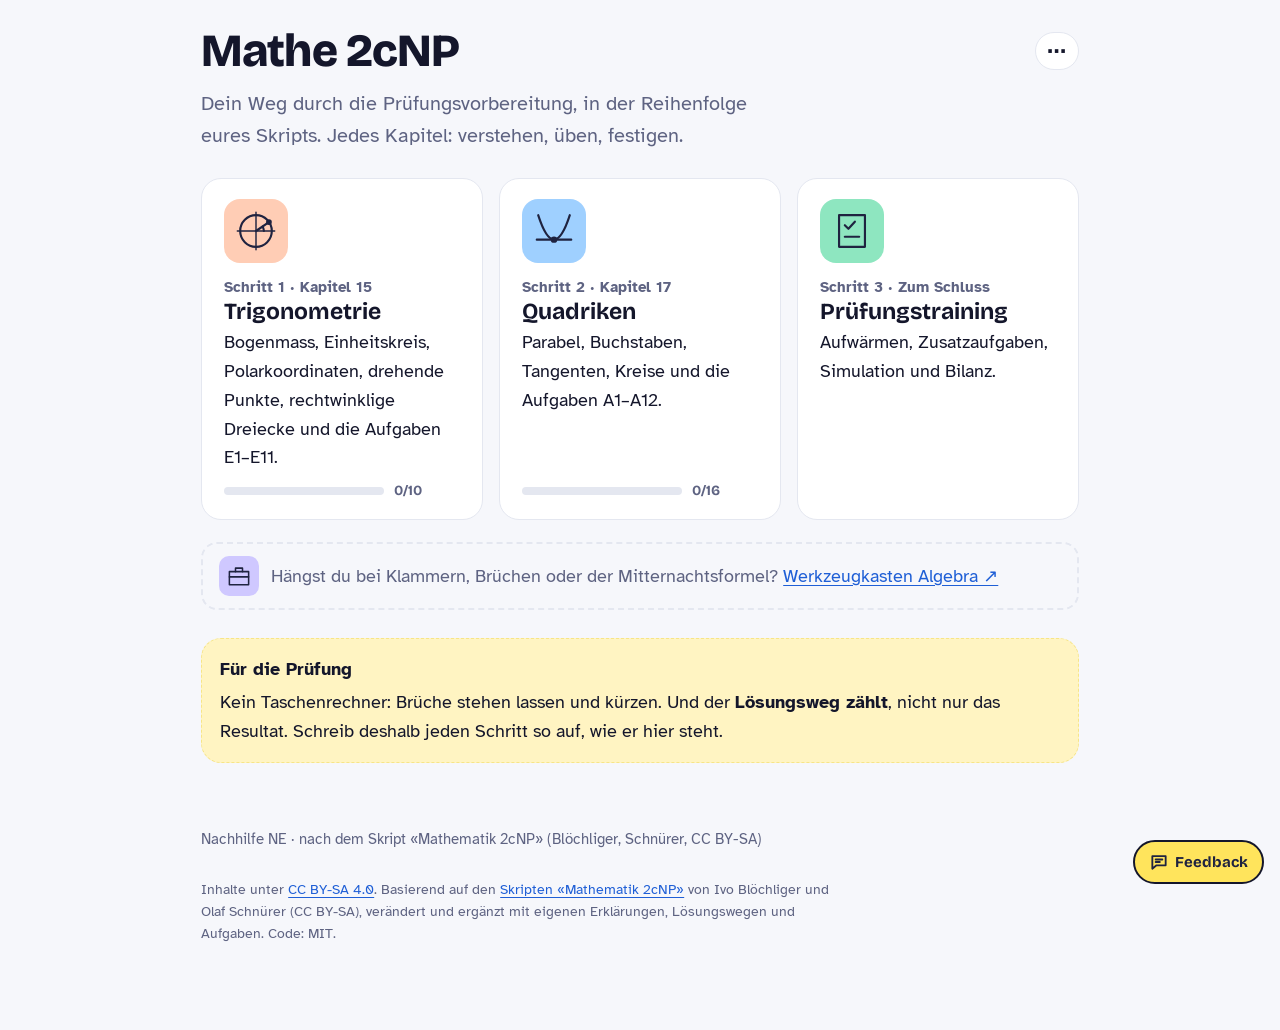
<file: index.html>
<!DOCTYPE html>
<html lang="de">
<head>
<meta charset="utf-8">
<script src="assets/theme.js?v=70"></script>
<script src="assets/sitenav.js?v=38"></script>
<meta name="viewport" content="width=device-width, initial-scale=1, viewport-fit=cover">
<title>Mathe 2cNP</title>
<link rel="icon" href="/favicon.svg" type="image/svg+xml"><link rel="apple-touch-icon" href="/apple-touch-icon.png"><link rel="manifest" href="/manifest.webmanifest"><meta name="apple-mobile-web-app-title" content="Mathe 2cNP"><meta name="apple-mobile-web-app-capable" content="yes"><meta name="mobile-web-app-capable" content="yes"><meta name="apple-mobile-web-app-status-bar-style" content="black-translucent"><meta name="theme-color" content="#fffdf8" media="(prefers-color-scheme: light)"><meta name="theme-color" content="#1f1a17" media="(prefers-color-scheme: dark)">
<link rel="preconnect" href="https://fonts.googleapis.com"><link rel="preconnect" href="https://fonts.gstatic.com" crossorigin>
<link rel="stylesheet" href="https://fonts.googleapis.com/css2?family=Atkinson+Hyperlegible:ital,wght@0,400;0,700;1,400&family=Bricolage+Grotesque:opsz,wght@12..96,600;12..96,700;12..96,800&display=swap">
<link rel="stylesheet" href="assets/style.css?v=80">
<link rel="stylesheet" href="assets/clean.css?v=3">
</head>
<body>
<main class="wrap">
<nav class="langsw" aria-label="Sprache / language"><a href="index.html" lang="de" aria-current="page">DE</a><a href="en.html" lang="en">EN</a></nav>
  <h1>Mathe 2cNP</h1>
  <p class="lead">Dein Weg durch die Prüfungsvorbereitung, in der Reihenfolge eures Skripts. Jedes Kapitel: verstehen, üben, festigen.</p>

  <ol class="path">
    <li><a class="card c-peach" href="trigonometrie/de.html" data-topic="/trigonometrie/">
      <div class="doodle"><svg viewBox="0 0 64 64" aria-hidden="true"><path d="M6 32h52M32 6v52" stroke-width="2"/><circle cx="32" cy="32" r="22"/><path d="M32 32L50 19.5"/><path d="M43 32a11 11 0 0 0-1.9-6.2"/><circle cx="50" cy="19.5" r="2.5" fill="#1f2340"/></svg></div>
      <div><span class="n">Schritt 1 · Kapitel 15</span>
      <b>Trigonometrie</b>
      <span>Bogenmass, Einheitskreis, Polarkoordinaten, drehende Punkte, rechtwinklige Dreiecke und die Aufgaben E1–E11.</span><span class="cprog"></span></div>
    </a></li>
    <li><a class="card c-sky" href="quadriken/" data-topic="/quadriken/">
      <div class="doodle"><svg viewBox="0 0 64 64" aria-hidden="true"><path d="M10 10Q32 78 54 10"/><path d="M8 44h48"/><circle cx="32" cy="44" r="3" fill="#1f2340"/></svg></div>
      <div><span class="n">Schritt 2 · Kapitel 17</span>
      <b>Quadriken</b>
      <span>Parabel, Buchstaben, Tangenten, Kreise und die Aufgaben A1–A12.</span><span class="cprog"></span></div>
    </a></li>
    <li><a class="card c-mint" href="training/" data-topic="/training/">
      <div class="doodle"><svg viewBox="0 0 64 64" aria-hidden="true"><path d="M14 10h36v44H14z"/><path d="M22 24l5 5 9-10M22 40h20"/></svg></div>
      <div><span class="n">Schritt 3 · Zum Schluss</span>
      <b>Prüfungstraining</b>
      <span>Aufwärmen, Zusatzaufgaben, Simulation und Bilanz.</span><span class="cprog"></span></div>
    </a></li>
  </ol>
  <p class="helper"><span class="hic"><svg viewBox="0 0 64 64" aria-hidden="true"><path d="M10 22h44v30H10z"/><path d="M24 22v-8h16v8"/><path d="M10 34h44"/></svg></span><span>Hängst du bei Klammern, Brüchen oder der Mitternachtsformel? <a href="grundlagen/">Werkzeugkasten Algebra ↗</a></span></p>

  <div class="box exam" style="margin-top:28px">
    <b>Für die Prüfung</b>
    <p style="margin:4px 0 0">Kein Taschenrechner: Brüche stehen lassen und kürzen. Und der <b>Lösungsweg zählt</b>, nicht nur das Resultat. Schreib deshalb jeden Schritt so auf, wie er hier steht.</p>
  </div>
  <footer>Nachhilfe NE · nach dem Skript «Mathematik 2cNP» (Blöchliger, Schnürer, CC BY-SA)</footer>
<p class="lic" style="margin-top:28px;color:var(--mute);font-size:14px;max-width:70ch">Inhalte unter <a href="https://creativecommons.org/licenses/by-sa/4.0/deed.de">CC BY-SA 4.0</a>. Basierend auf den <a href="https://fginfo.ksbg.ch/dokuwiki/doku.php?id=lehrkraefte:snr:klasse-ib-2025">Skripten «Mathematik 2cNP»</a> von Ivo Blöchliger und Olaf Schnürer (CC BY-SA), verändert und ergänzt mit eigenen Erklärungen, Lösungswegen und Aufgaben. Code: MIT.</p>
</main>
</body>
</html>
</file>
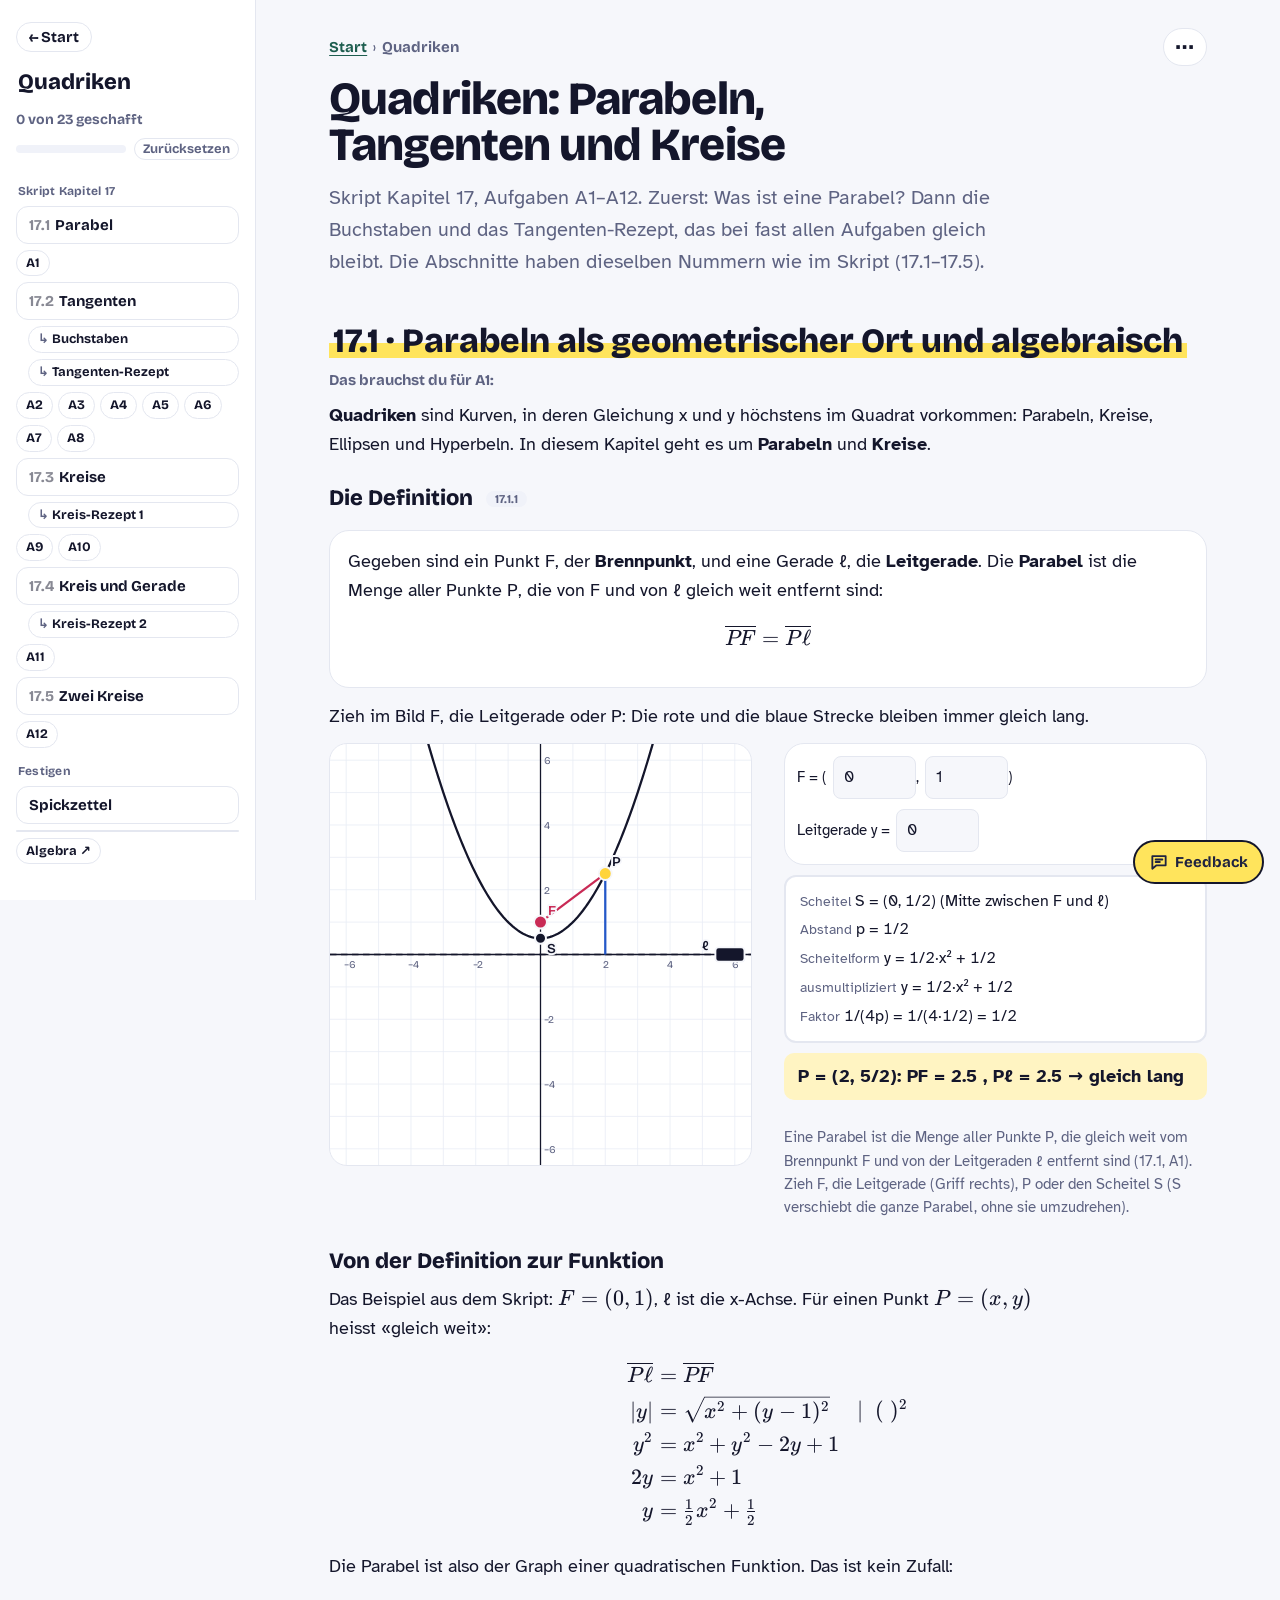
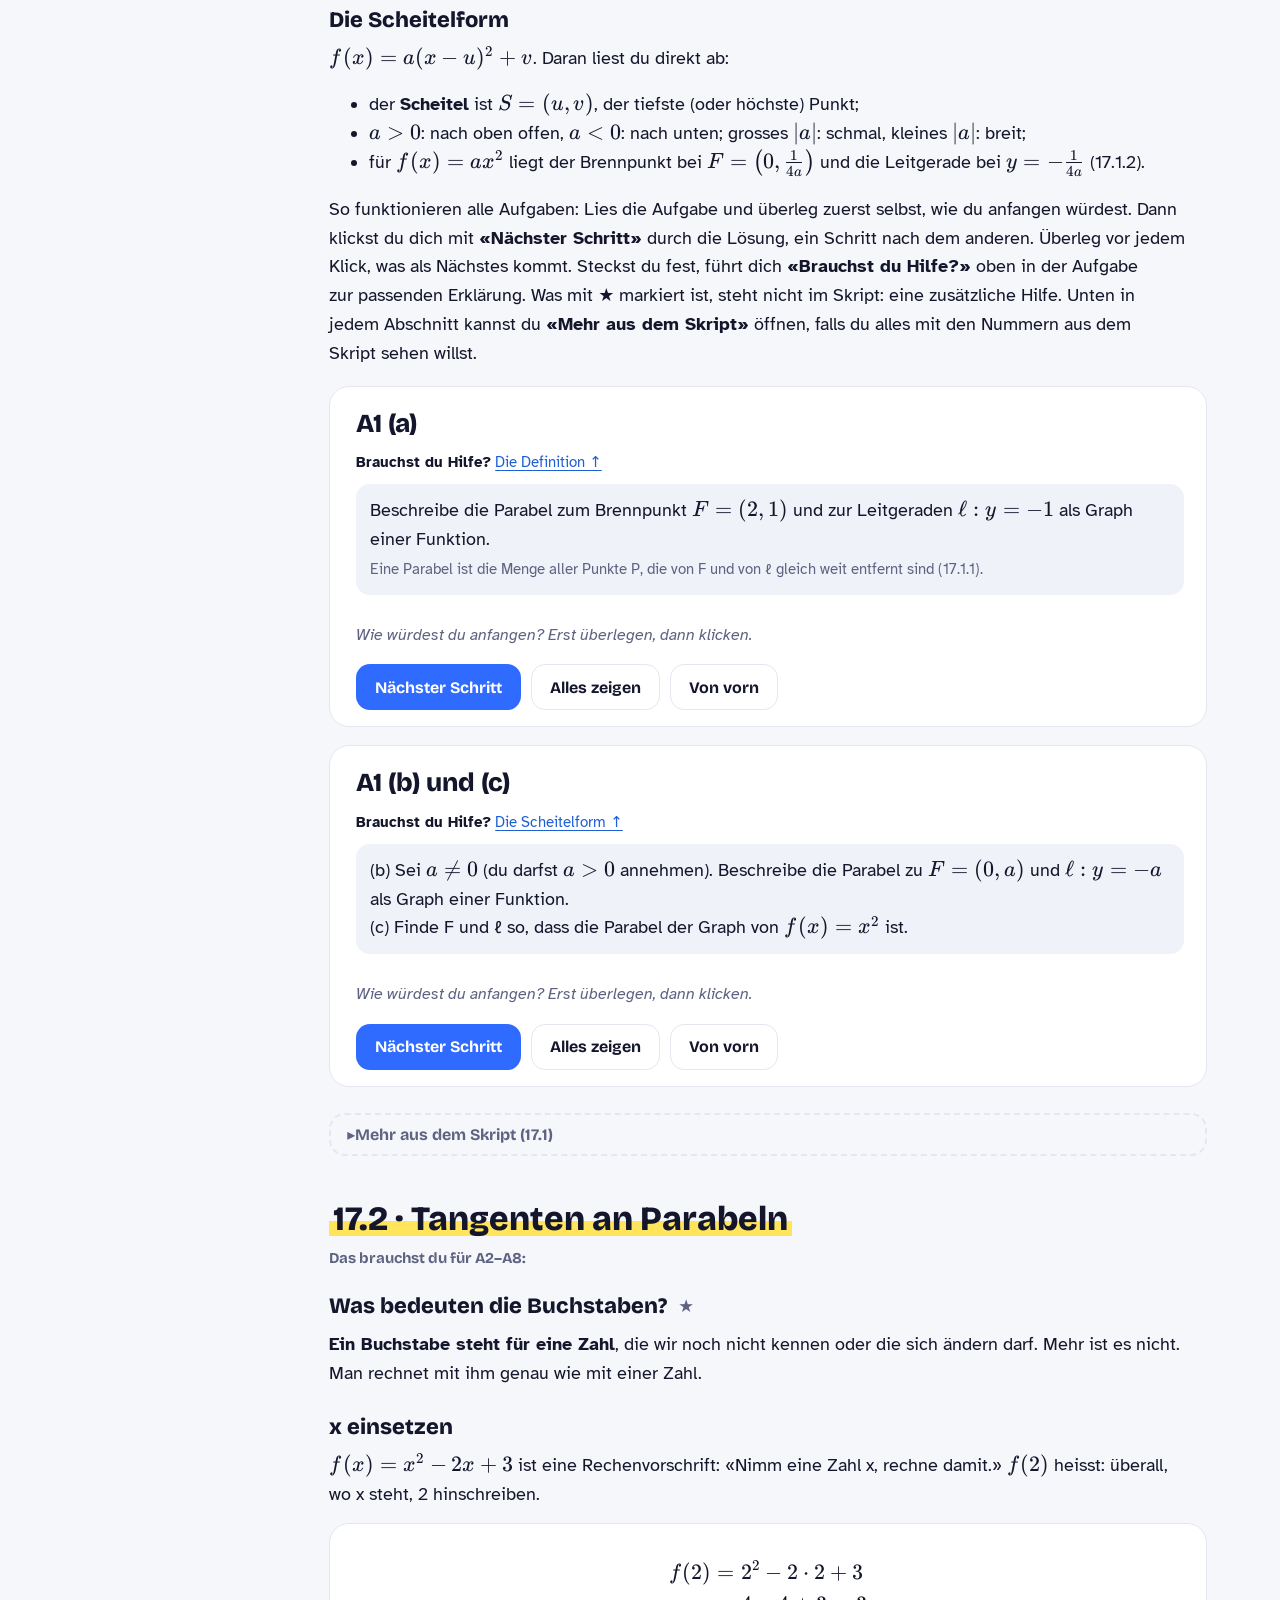
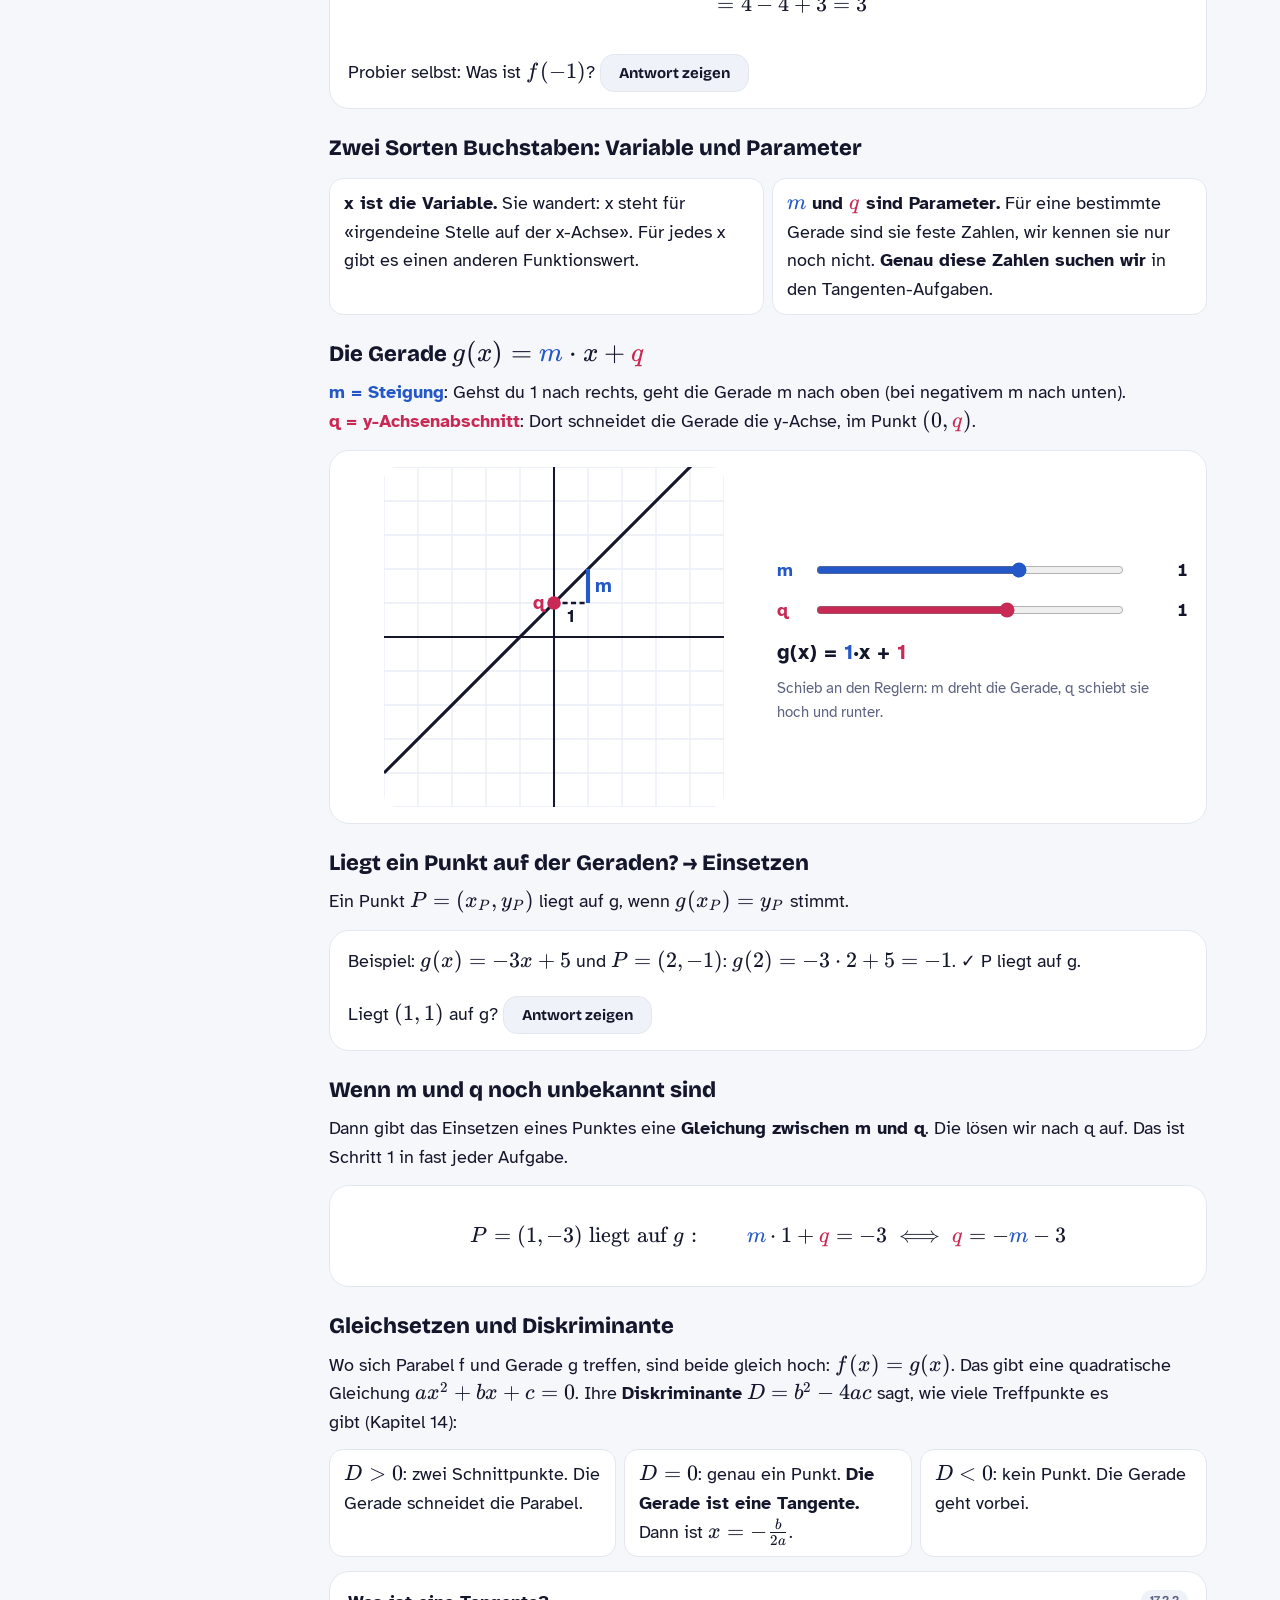
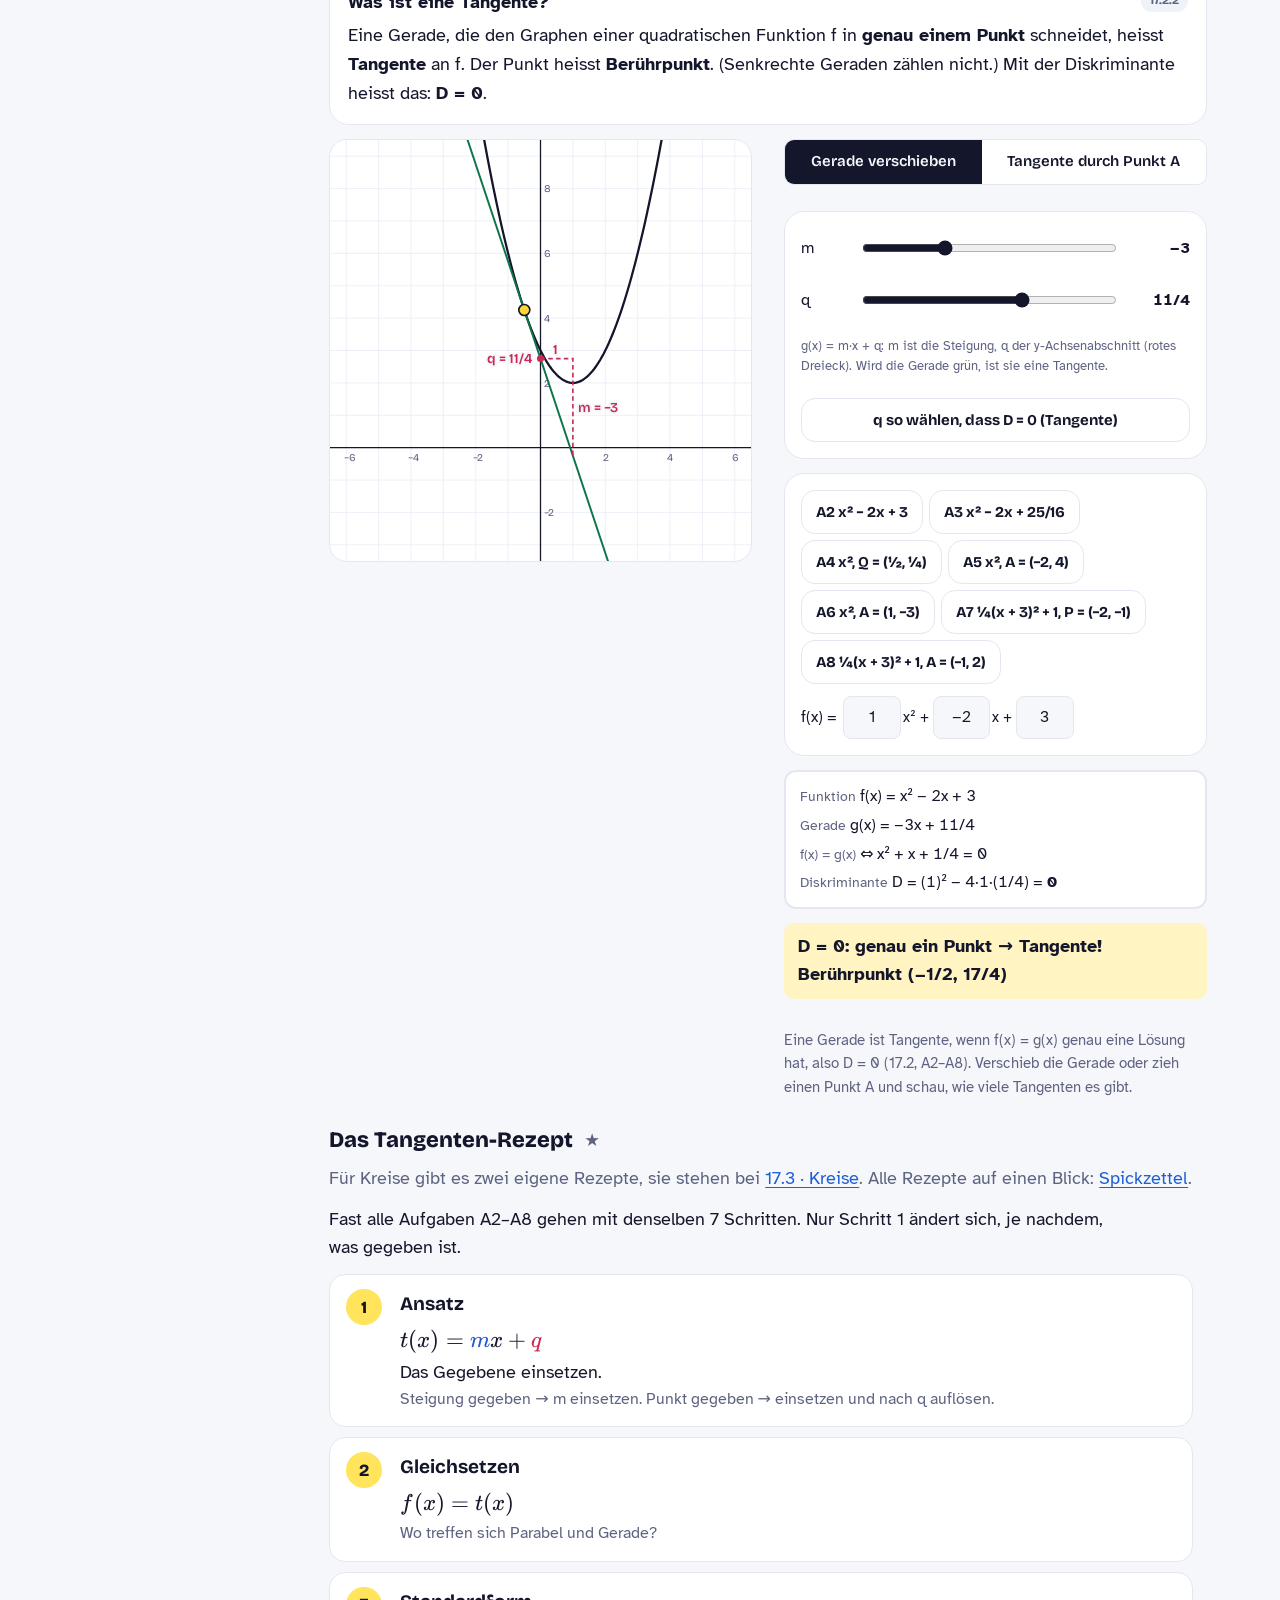
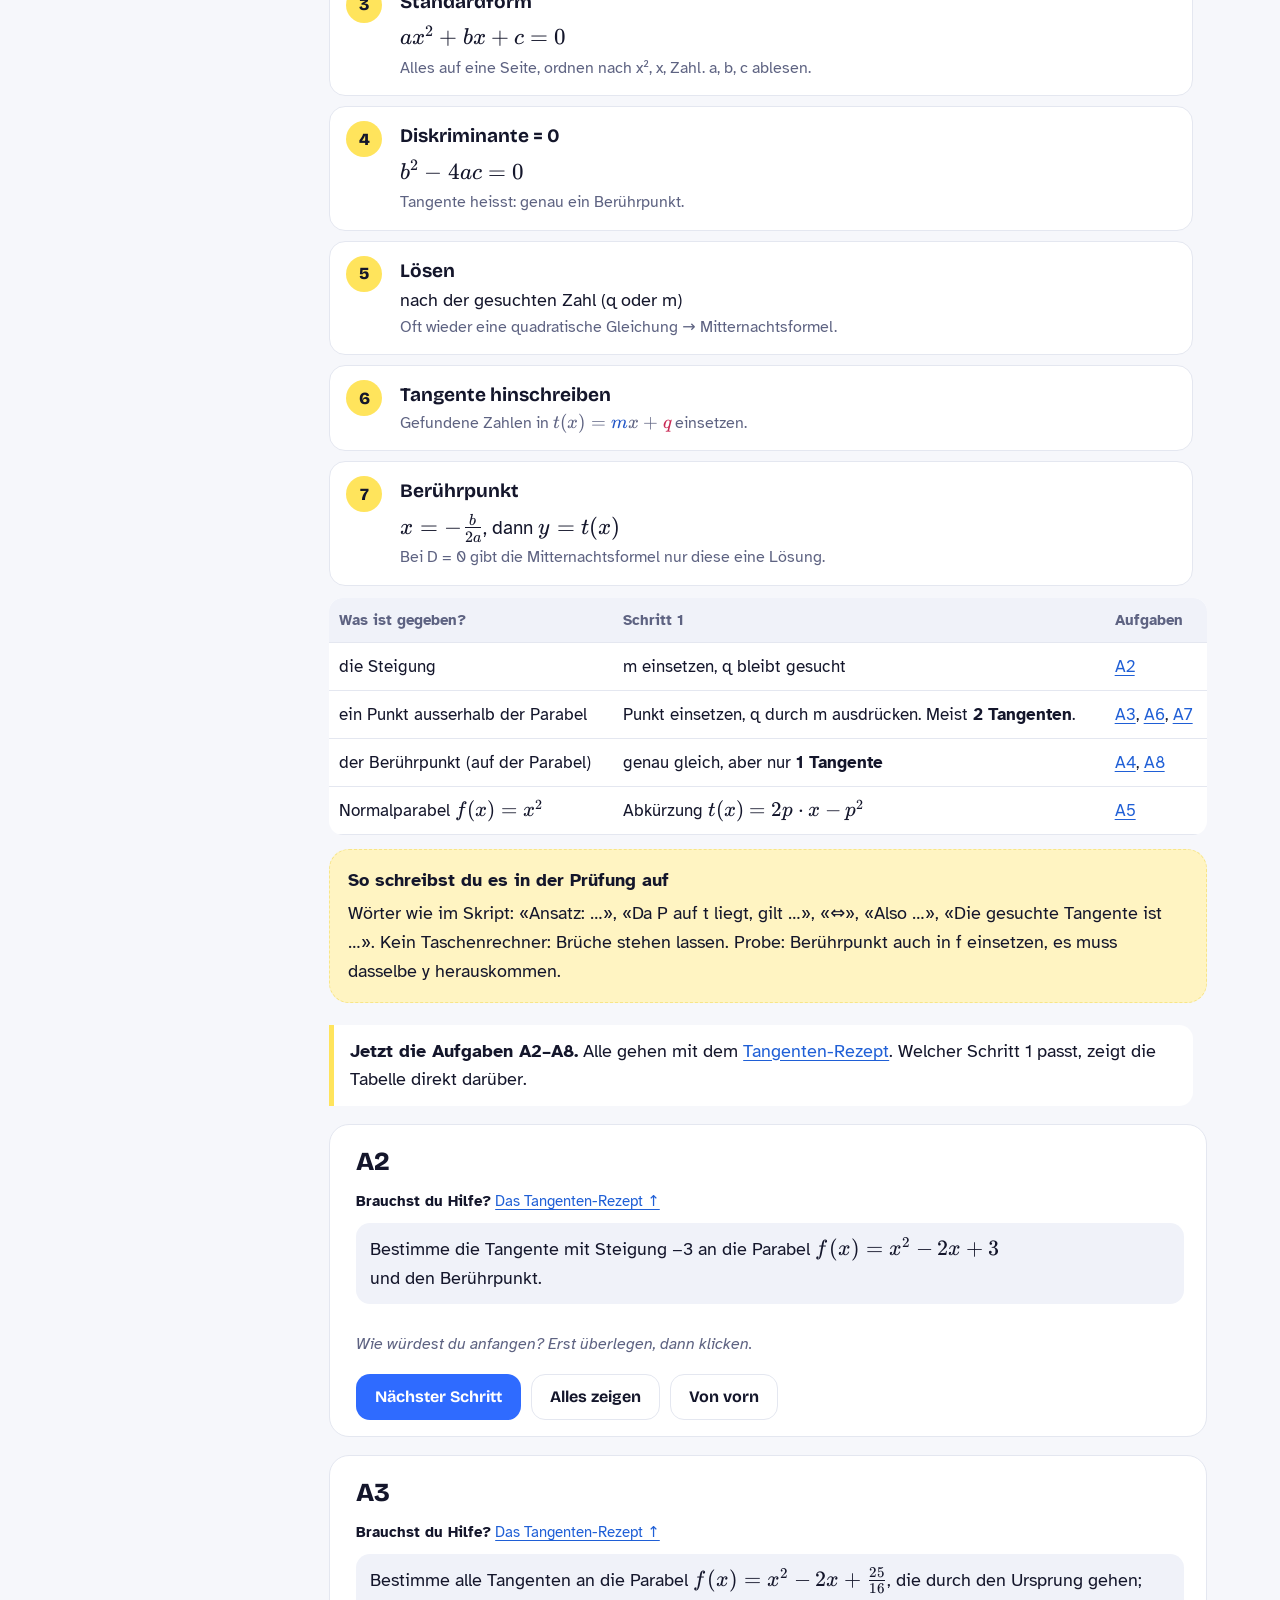
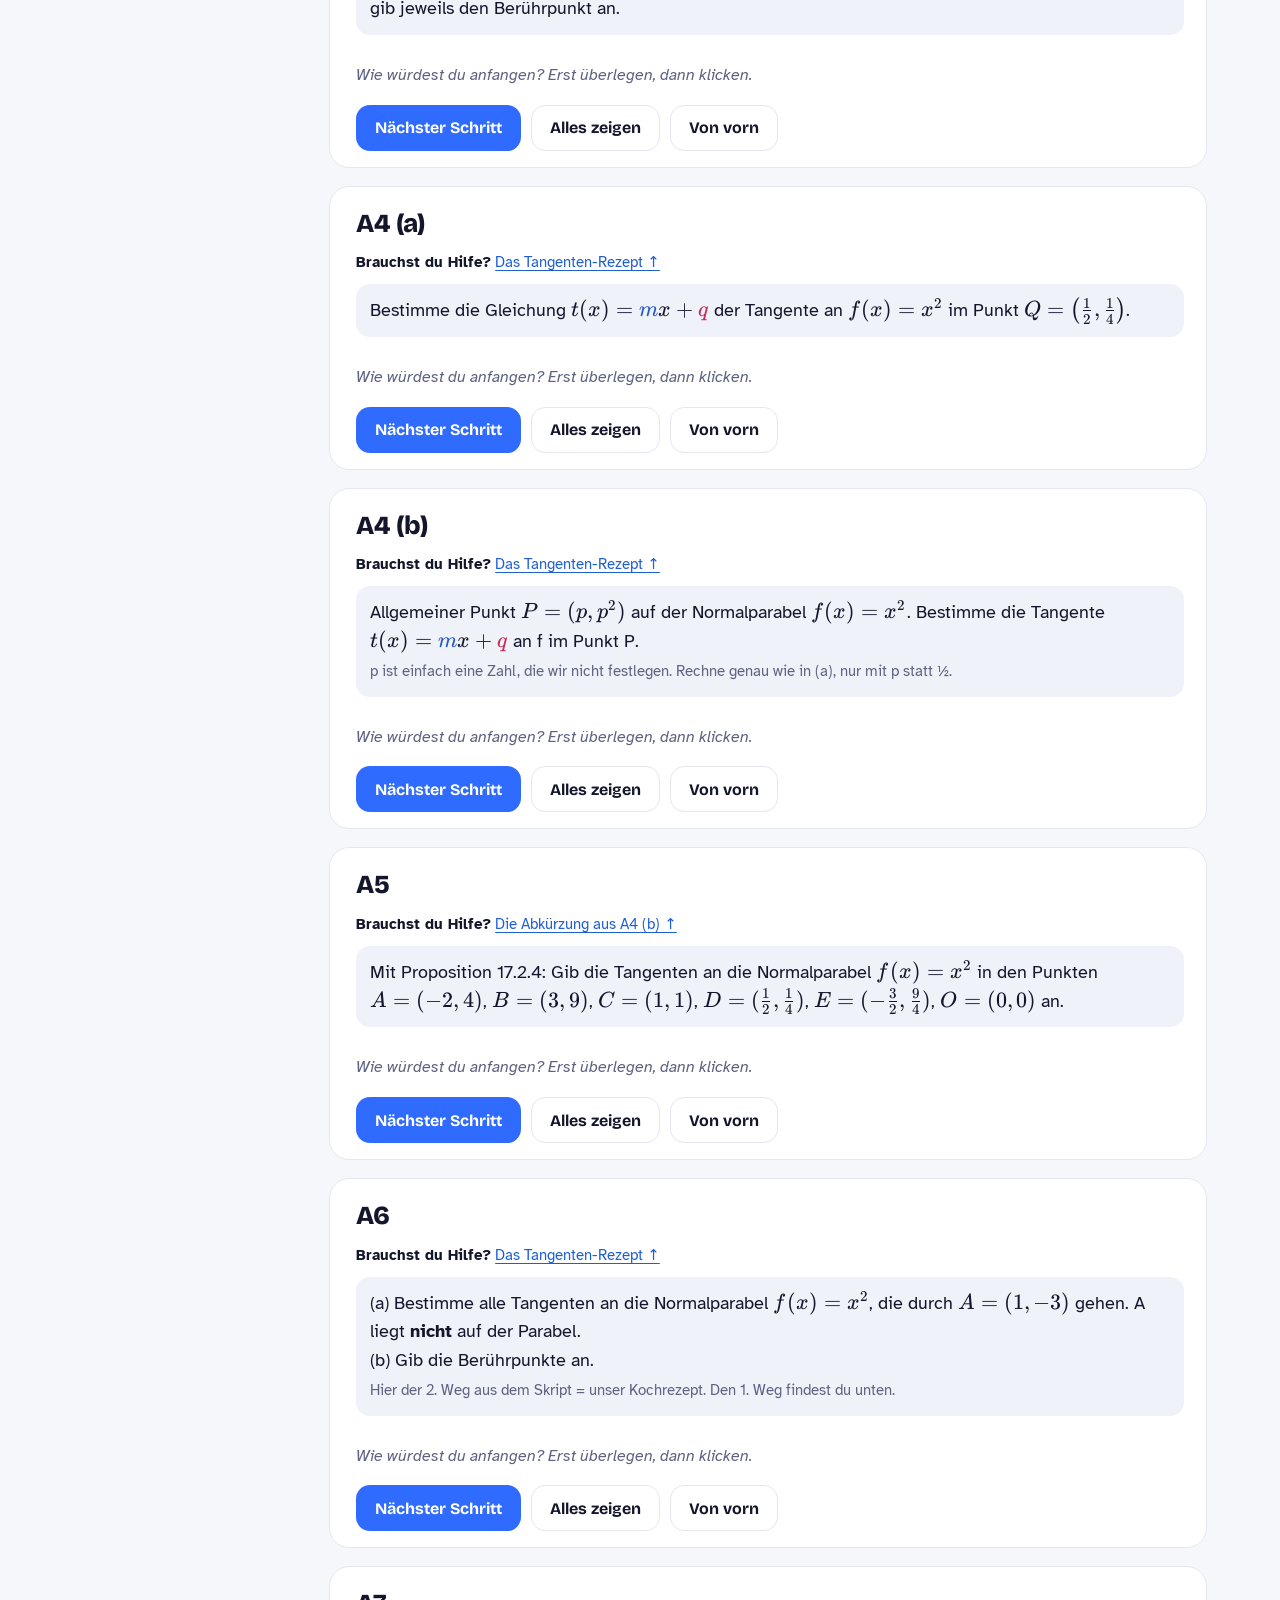
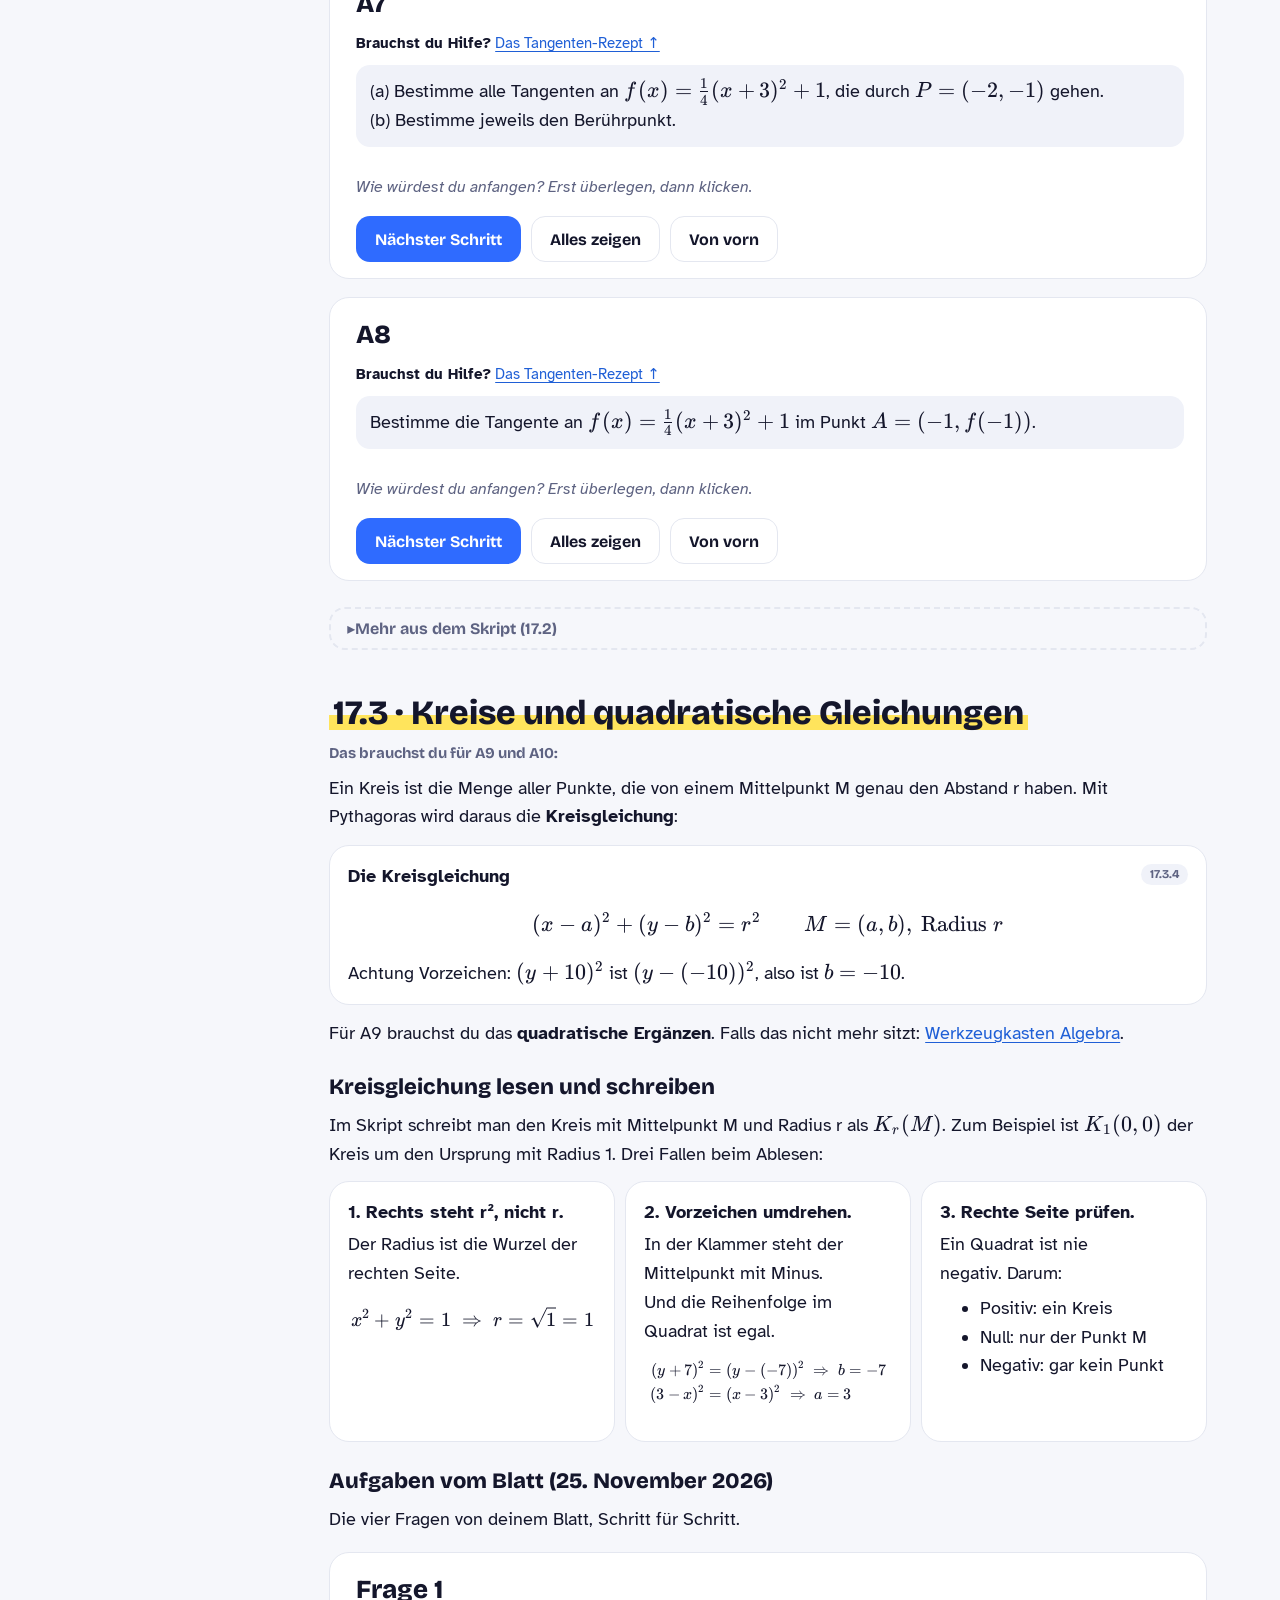
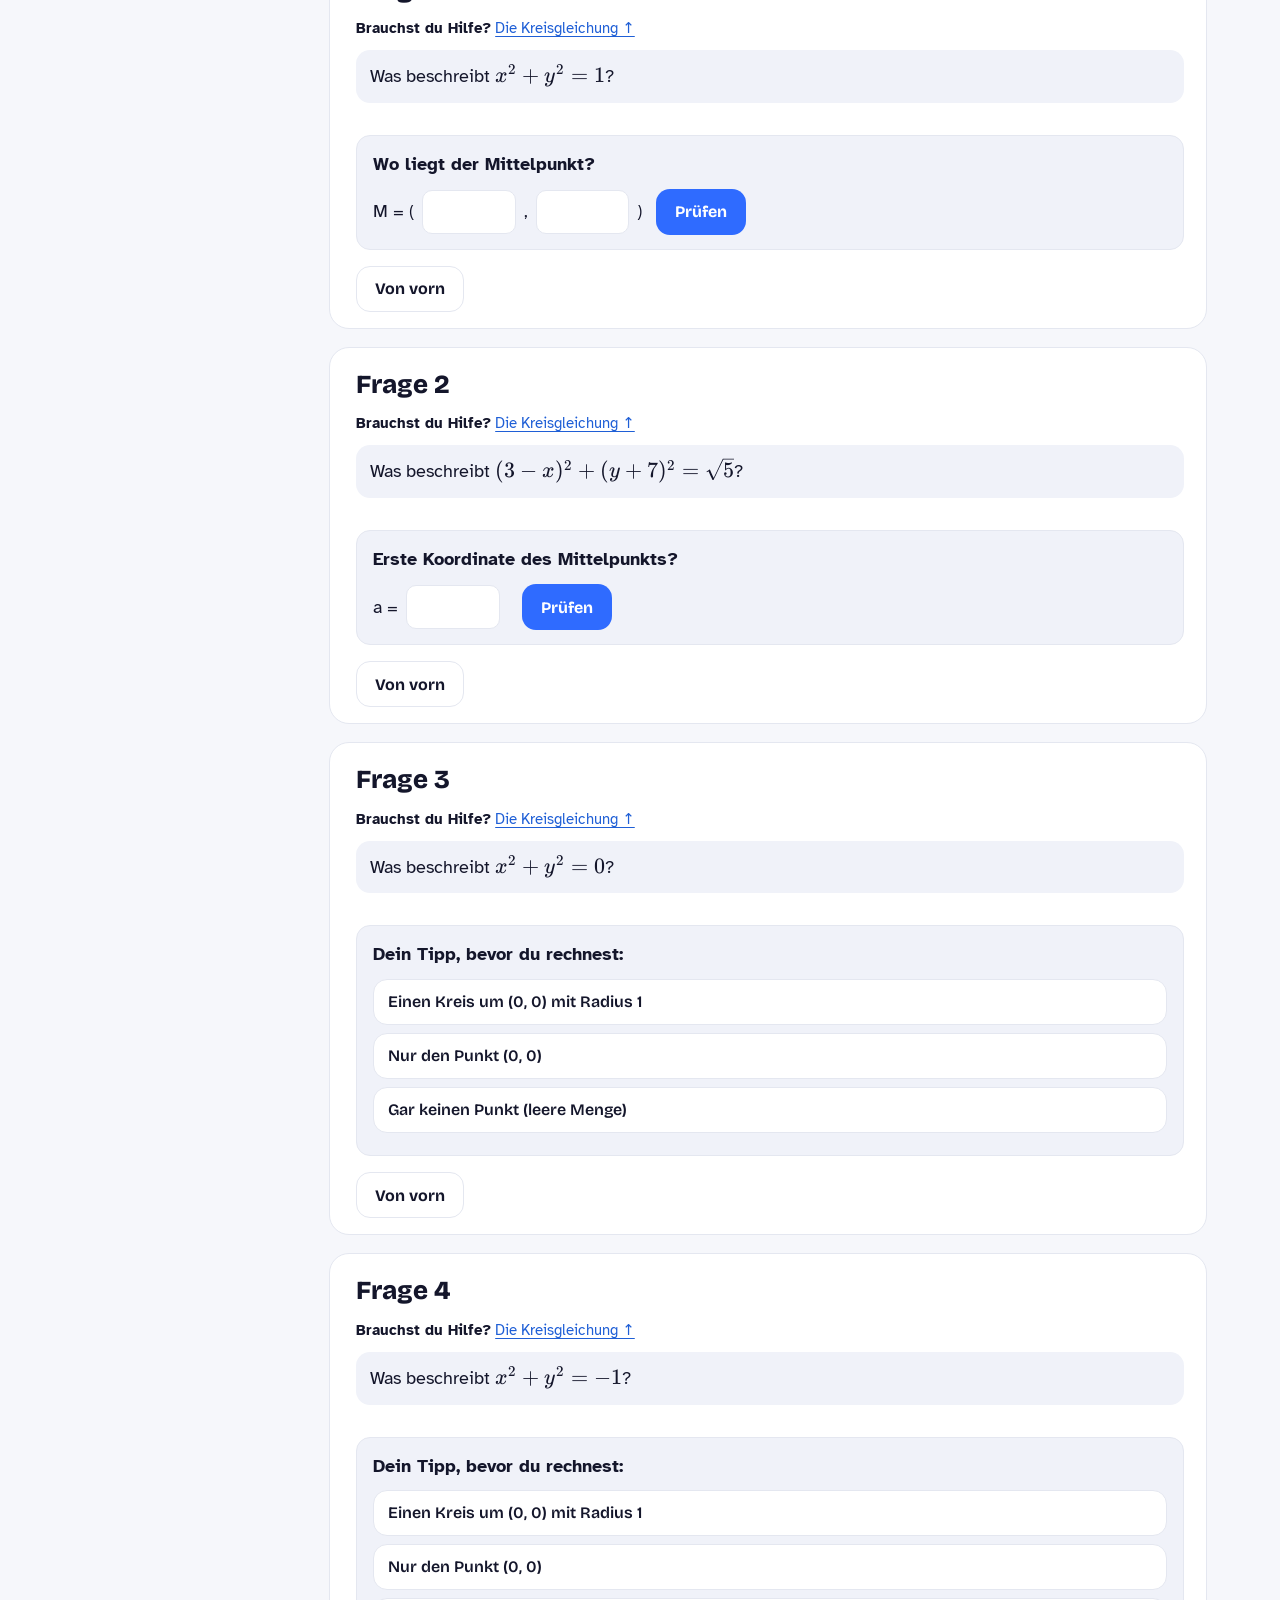
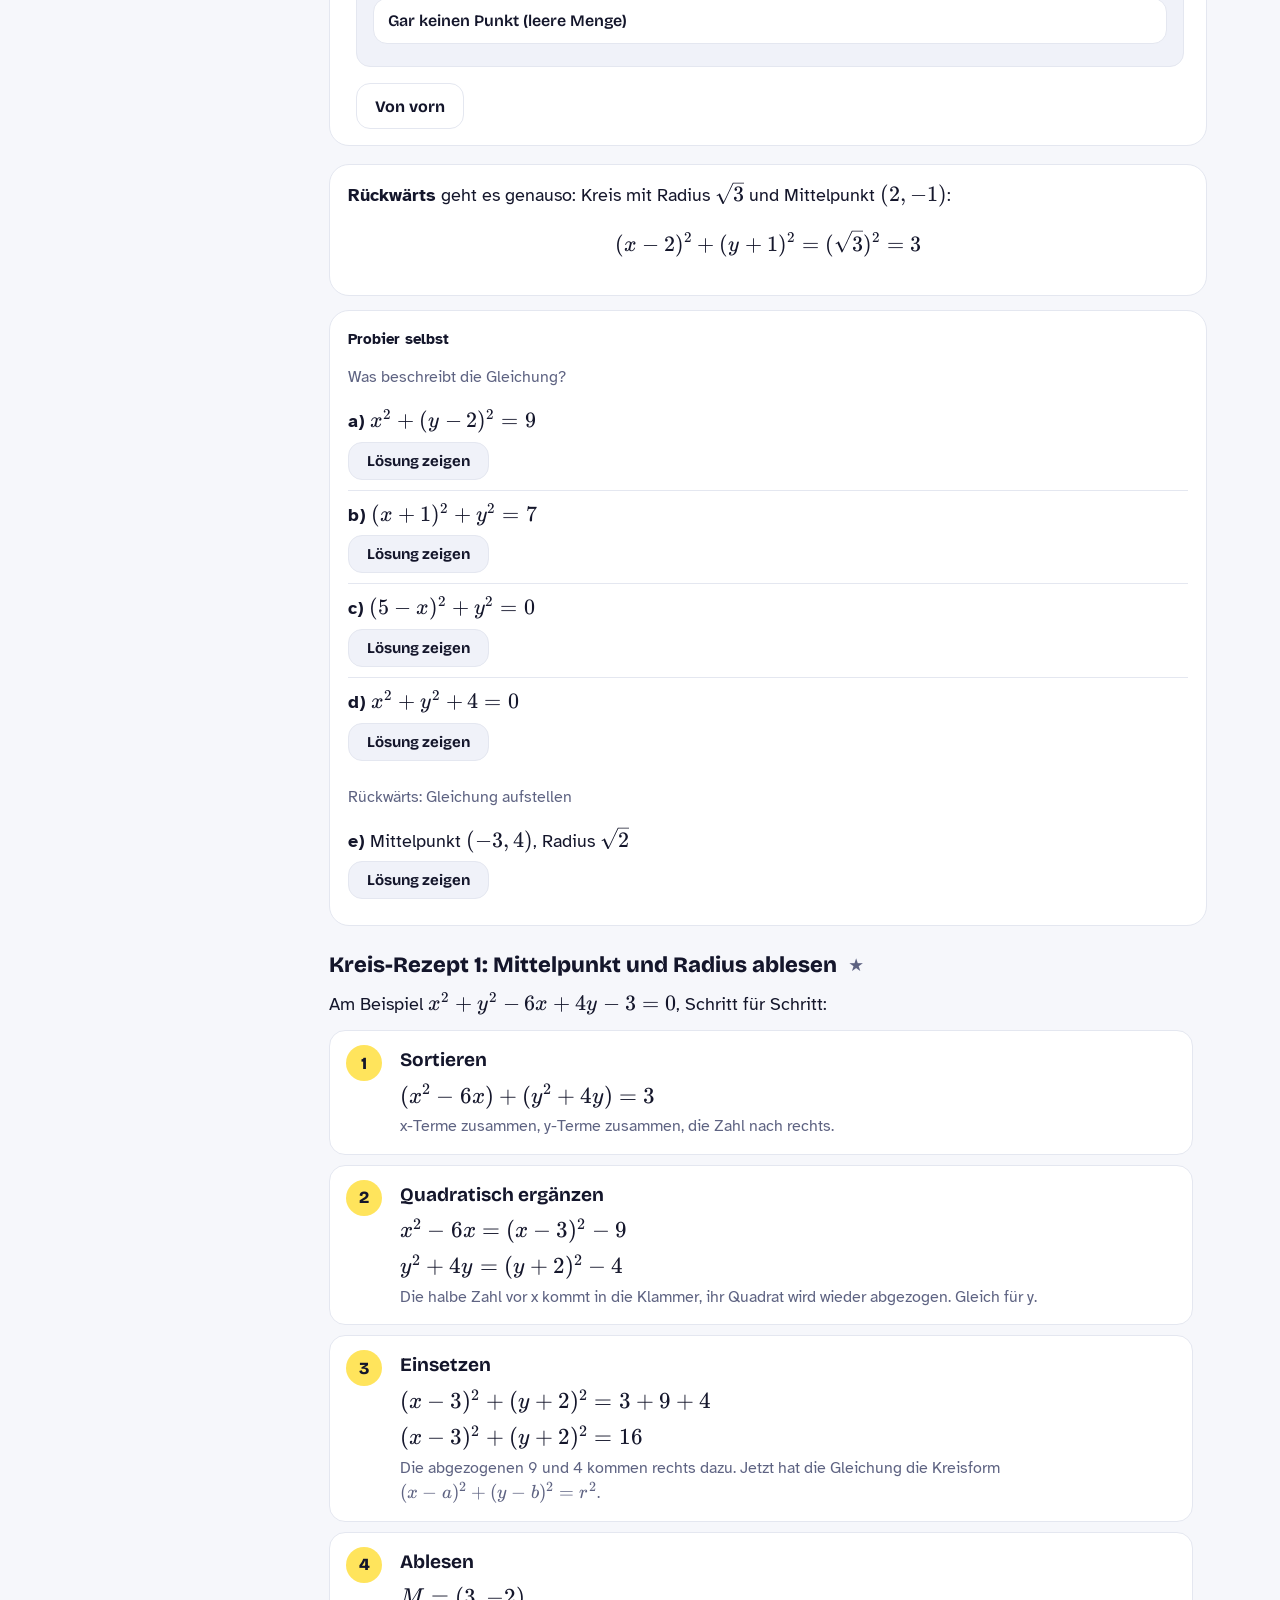
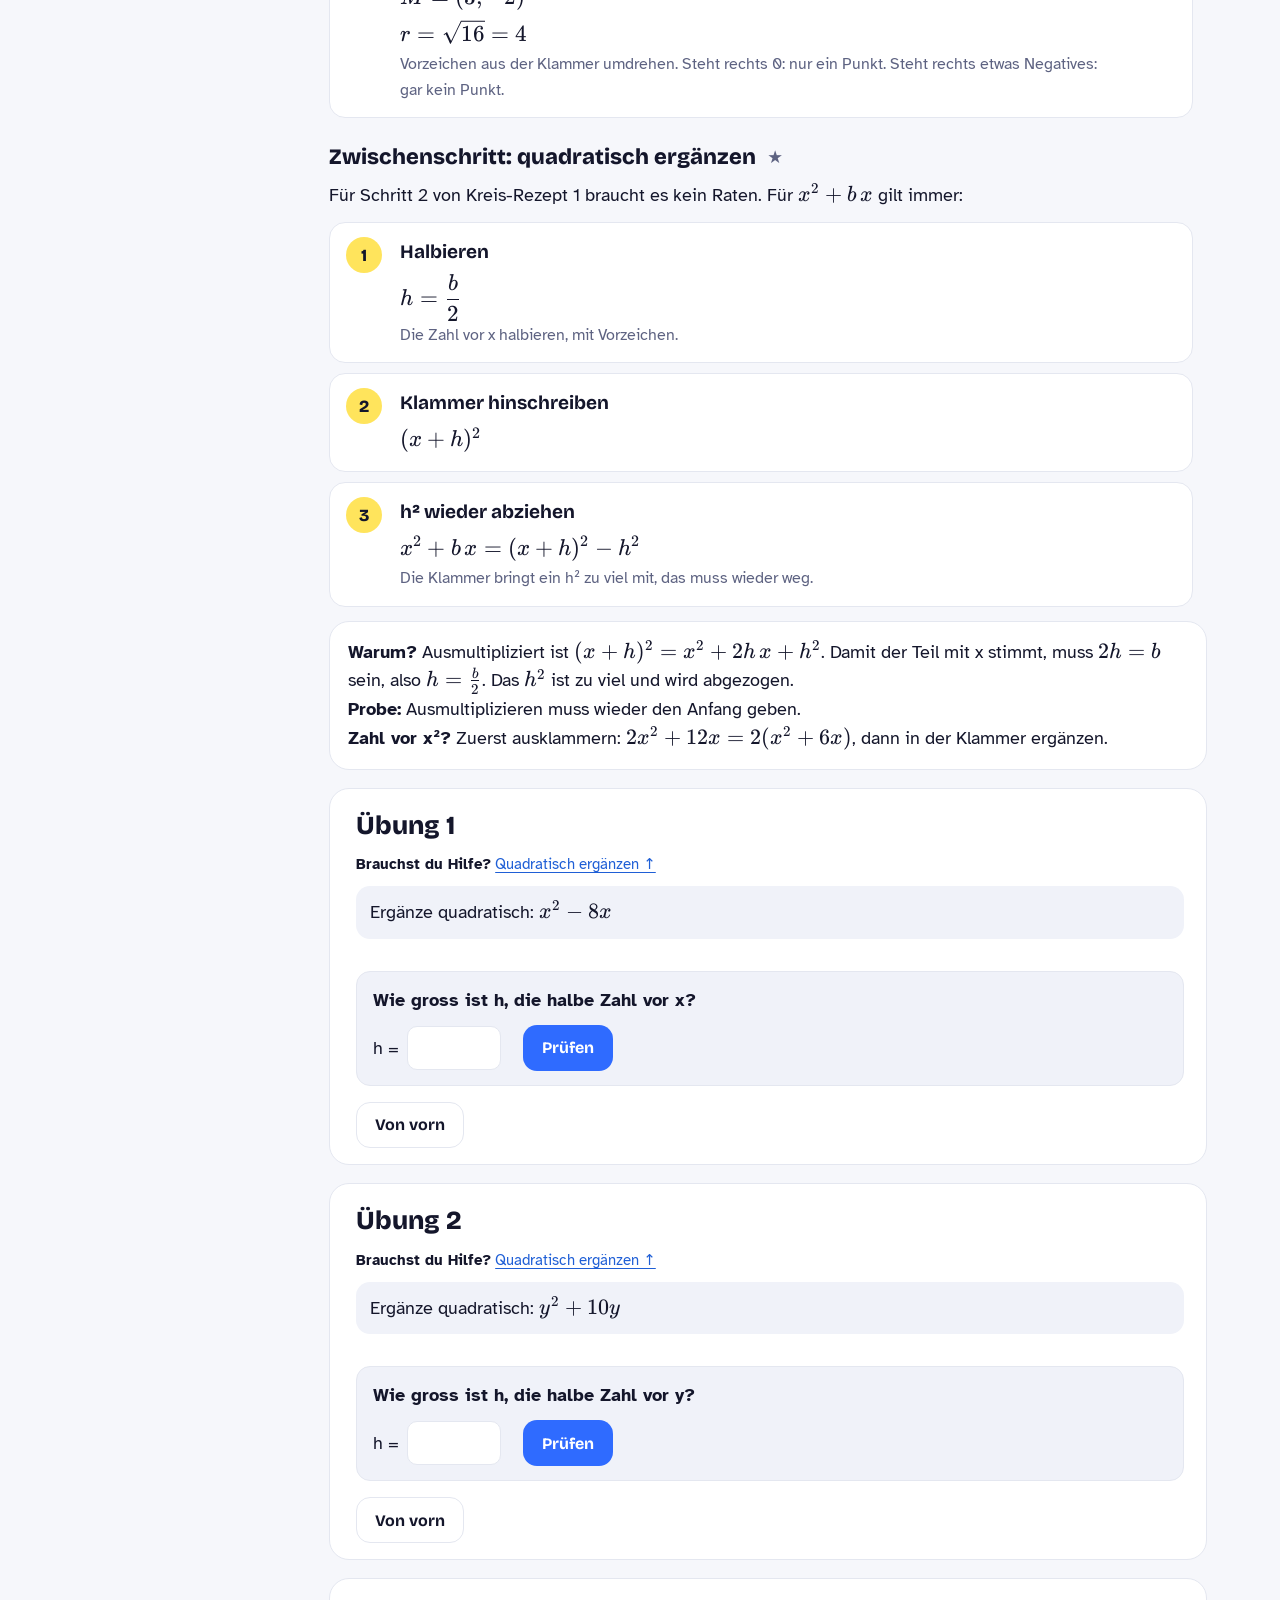
<file: quadriken/index.html>
<!DOCTYPE html>
<html lang="de">
<head>
<meta charset="utf-8">
<script src="../assets/theme.js?v=70"></script>
<script src="../assets/sitenav.js?v=38"></script>
<meta name="viewport" content="width=device-width, initial-scale=1, viewport-fit=cover">
<title>Quadriken: Parabeln, Tangenten und Kreise</title>
<link rel="icon" href="/favicon.svg" type="image/svg+xml"><link rel="apple-touch-icon" href="/apple-touch-icon.png"><link rel="manifest" href="/manifest.webmanifest"><meta name="apple-mobile-web-app-title" content="Mathe 2cNP"><meta name="apple-mobile-web-app-capable" content="yes"><meta name="mobile-web-app-capable" content="yes"><meta name="apple-mobile-web-app-status-bar-style" content="black-translucent"><meta name="theme-color" content="#fffdf8" media="(prefers-color-scheme: light)"><meta name="theme-color" content="#1f1a17" media="(prefers-color-scheme: dark)">
<link rel="preconnect" href="https://fonts.googleapis.com"><link rel="preconnect" href="https://fonts.gstatic.com" crossorigin>
<link rel="stylesheet" href="https://fonts.googleapis.com/css2?family=Atkinson+Hyperlegible:ital,wght@0,400;0,700;1,400&family=Bricolage+Grotesque:opsz,wght@12..96,600;12..96,700;12..96,800&display=swap">
<link rel="stylesheet" href="../assets/katex/katex.min.css">
<script defer src="../assets/katex/katex.min.js"></script>
<script defer src="../assets/katex/contrib/auto-render.min.js"></script>
<script defer src="../assets/steps.js?v=75"></script>
<link rel="stylesheet" href="../assets/style.css?v=80">
<link rel="stylesheet" href="../assets/clean.css?v=3">
</head>
<body>
<main class="wrap">
<nav class="langsw" aria-label="Sprache / language"><a href="./" lang="de" aria-current="page">DE</a><a href="en.html" lang="en">EN</a></nav>
<p class="crumb"><a href="../">← Übersicht</a></p>
<h1>Quadriken: Parabeln, Tangenten und Kreise</h1>
<p class="lead">Skript Kapitel 17, Aufgaben A1–A12. Zuerst: Was ist eine Parabel? Dann die Buchstaben und das Tangenten-Rezept, das bei fast allen Aufgaben gleich bleibt. Die Abschnitte haben dieselben Nummern wie im Skript (17.1–17.5).</p>

<nav class="nav" data-ph="Skript Kapitel 17" aria-label="Abschnitte"><ul>
  <li><a href="#parabel">Parabel</a></li><li><a href="#a1">A1</a></li><li><a href="#tangenten">Tangenten</a></li><li class="sub"><a href="#buchstaben">Buchstaben</a></li><li class="sub"><a href="#rezept">Tangenten-Rezept</a></li>
  <li><a href="#a2">A2</a></li><li><a href="#a3">A3</a></li><li><a href="#a4">A4</a></li><li><a href="#a5">A5</a></li><li><a href="#a6">A6</a></li><li><a href="#a7">A7</a></li><li><a href="#a8">A8</a></li>
  <li><a href="#kreise">Kreise</a></li><li class="sub"><a href="#kreisrezept1">Kreis-Rezept 1</a></li><li><a href="#a9">A9</a></li><li><a href="#a10">A10</a></li><li><a href="#kreisgerade">Kreis und Gerade</a></li><li class="sub"><a href="#kreisrezept2">Kreis-Rezept 2</a></li><li><a href="#a11">A11</a></li><li><a href="#zweikreise">Zwei Kreise</a></li><li><a href="#a12">A12</a></li><li><a href="#spickzettel">Spickzettel</a></li><li><a href="../grundlagen/">Algebra</a></li>
</ul></nav>

<h2 id="parabel">17.1 · Parabeln als geometrischer Ort und algebraisch</h2>
<p class="need">Das brauchst du für A1:</p>
<p><b>Quadriken</b> sind Kurven, in deren Gleichung x und y höchstens im Quadrat vorkommen: Parabeln, Kreise, Ellipsen und Hyperbeln. In diesem Kapitel geht es um <b>Parabeln</b> und <b>Kreise</b>.</p>

<h3 id="def-17-1-1">Die Definition <span class="tag">17.1.1</span></h3>
<div class="box"><p style="margin:0">Gegeben sind ein Punkt F, der <b>Brennpunkt</b>, und eine Gerade ℓ, die <b>Leitgerade</b>. Die <b>Parabel</b> ist die Menge aller Punkte P, die von F und von ℓ gleich weit entfernt sind:</p>
$$\overline{PF} = \overline{P\ell}$$</div>

<p>Zieh im Bild F, die Leitgerade oder P: Die rote und die blaue Strecke bleiben immer gleich lang.</p>
<iframe class="embedded" data-mode="brennpunkt" src="interaktiv.html?embed=1&amp;one=1&amp;lang=de#brennpunkt" title="Ausprobieren" loading="lazy"></iframe>

<h3 id="def-zu-fkt">Von der Definition zur Funktion</h3>
<p>Das Beispiel aus dem Skript: \(F = (0, 1)\), ℓ ist die x-Achse. Für einen Punkt \(P = (x, y)\) heisst «gleich weit»:</p>
<div class="calc">$$\begin{aligned} \overline{P\ell} &= \overline{PF} \\ |y| &= \sqrt{x^2 + (y - 1)^2} \quad\mid\ (\ )^2 \\ y^2 &= x^2 + y^2 - 2y + 1 \\ 2y &= x^2 + 1 \\ y &= \tfrac12 x^2 + \tfrac12 \end{aligned}$$</div>
<p>Die Parabel ist also der Graph einer quadratischen Funktion. Das ist kein Zufall:</p>

<h3 id="scheitelform">Die Scheitelform</h3>
<p>\(f(x) = a(x - u)^2 + v\). Daran liest du direkt ab:</p>
<ul>
  <li>der <b>Scheitel</b> ist \(S = (u, v)\), der tiefste (oder höchste) Punkt;</li>
  <li>\(a > 0\): nach oben offen, \(a < 0\): nach unten; grosses \(|a|\): schmal, kleines \(|a|\): breit;</li>
  <li>für \(f(x) = ax^2\) liegt der Brennpunkt bei \(F = \left(0, \tfrac{1}{4a}\right)\) und die Leitgerade bei \(y = -\tfrac{1}{4a}\) (17.1.2).</li>
</ul>
<p>So funktionieren alle Aufgaben: Lies die Aufgabe und überleg zuerst selbst, wie du anfangen würdest. Dann klickst du dich mit <b>«Nächster Schritt»</b> durch die Lösung, ein Schritt nach dem anderen. Überleg vor jedem Klick, was als Nächstes kommt. Steckst du fest, führt dich <b>«Brauchst du Hilfe?»</b> oben in der Aufgabe zur passenden Erklärung. Was mit ★ markiert ist, steht nicht im Skript: eine zusätzliche Hilfe. Unten in jedem Abschnitt kannst du <b>«Mehr aus dem Skript»</b> öffnen, falls du alles mit den Nummern aus dem Skript sehen willst.</p>

<!-- A1 -->
<article class="ex" id="a1" data-mode="worked">
  <div class="ex-head"><h3>A1 (a)</h3></div>
  <p class="th"><b>Brauchst du Hilfe?</b> <a href="#def-17-1-1">Die Definition ↑</a></p>
  <div class="task">Beschreibe die Parabel zum Brennpunkt \(F = (2, 1)\) und zur Leitgeraden \(\ell: y = -1\) als Graph einer Funktion.<br><small style="color:var(--mute)">Eine Parabel ist die Menge aller Punkte P, die von F und von ℓ gleich weit entfernt sind (17.1.1).</small></div>
  <ol class="steps">
    <li class="step"><span class="nr">SCHRITT 1</span><h4>Ein allgemeiner Punkt</h4>
      <p class="why">Wir nennen einen beliebigen Punkt \(P = (x, y)\) und schreiben auf, wann er auf der Parabel liegt.</p>
      <div class="calc">$$\overline{P\ell} = \overline{PF}$$</div></li>
    <li class="step"><span class="nr">SCHRITT 2</span><h4>Beide Abstände als Formel</h4>
      <p class="why">Abstand zu einer waagrechten Geraden: einfach die Differenz der y-Werte. Abstand zu einem Punkt: Pythagoras.</p>
      <div class="calc">$$\overline{P\ell} = |y - (-1)| = |y + 1|, \qquad \overline{PF} = \sqrt{(x - 2)^2 + (y - 1)^2}$$</div></li>
    <li class="step"><span class="nr">SCHRITT 3</span><h4>Gleichsetzen und quadrieren</h4>
      <p class="why">Beide Seiten sind nicht negativ, darum darf man quadrieren. Dann verschwinden Wurzel und Betrag.</p>
      <div class="calc">$$(y + 1)^2 = (x - 2)^2 + (y - 1)^2$$</div></li>
    <li class="step"><span class="nr">SCHRITT 4</span><h4>Ausmultiplizieren, \(y^2\) fällt weg</h4>
      <div class="calc">$$\begin{aligned} y^2 + 2y + 1 &= (x - 2)^2 + y^2 - 2y + 1 \\ 4y &= (x - 2)^2 \end{aligned}$$</div></li>
    <li class="step"><span class="nr">SCHRITT 5</span><h4>Nach y auflösen</h4>
      <div class="calc">$$y = \tfrac14 (x - 2)^2$$
      <p>Probe: Der Scheitel \((2, 0)\) liegt genau in der Mitte zwischen \(F = (2, 1)\) und \(\ell: y = -1\) ✓</p></div></li>
  </ol>
  <div class="done">Die Parabel ist der Graph von \(f(x) = \frac14 (x - 2)^2\). <a href="interaktiv.html#brennpunkt">Im Bild prüfen</a>: F auf (2, 1), ℓ auf y = −1.</div>
</article>

<article class="ex" id="a1b" data-mode="faded">
  <div class="ex-head"><h3>A1 (b) und (c)</h3></div>
  <p class="th"><b>Brauchst du Hilfe?</b> <a href="#scheitelform">Die Scheitelform ↑</a></p>
  <div class="task">(b) Sei \(a \neq 0\) (du darfst \(a \gt 0\) annehmen). Beschreibe die Parabel zu \(F = (0, a)\) und \(\ell: y = -a\) als Graph einer Funktion.<br>(c) Finde F und ℓ so, dass die Parabel der Graph von \(f(x) = x^2\) ist.</div>
  <ol class="steps">
    <li class="step"><span class="nr">(b)</span><h4>Genau wie (a), nur mit a statt Zahlen</h4>
      <p class="why">a ist ein Parameter: eine feste Zahl, die wir nicht festlegen.</p>
      <div class="calc">$$\begin{aligned} (y + a)^2 &= x^2 + (y - a)^2 \\ y^2 + 2ay + a^2 &= x^2 + y^2 - 2ay + a^2 \\ 4ay &= x^2 \\ y &= \tfrac{1}{4a}\,x^2 \end{aligned}$$</div></li>
    <li class="step"><span class="nr">(c)</span><h4>Mit (b) rückwärts</h4>
      <p class="why">Wir brauchen \(\frac{1}{4a} = 1\).</p>
      <div class="calc">$$\tfrac{1}{4a} = 1 \iff a = \tfrac14, \qquad F = \left(0, \tfrac14\right),\quad \ell: y = -\tfrac14$$</div></li>
  </ol>
  <div class="done">Das ist 17.1.2 im Skript: Der Graph von \(f(x) = \frac{1}{4a}x^2\) ist die Parabel zu \(F = (0, a)\) und \(\ell: y = -a\).</div>
</article>

<details class="more"><summary>Mehr aus dem Skript (17.1)</summary>
<p class="ref" style="margin:0 0 10px"><a href="https://fginfo.ksbg.ch/dokuwiki/doku.php?id=lehrkraefte:snr:klasse-ib-2025" target="_blank" rel="noopener"><b>Im Skript</b></a> (S. 1): 17.1.1 (Definition Parabel) · Satz 17.1.3 · Aufgabe A1</p>

<div id="satz-17-1-3" class="box"><b>Satz 17.1.3</b><p style="margin:4px 0 0">Der Graph jeder quadratischen Funktion \(f(x) = ax^2 + bx + c\) mit \(a \neq 0\) ist eine Parabel.</p></div>
</details>

<h2 id="tangenten">17.2 · Tangenten an Parabeln</h2>
<p class="need">Das brauchst du für A2–A8:</p>
<h3 id="buchstaben">Was bedeuten die Buchstaben? <span class="xtra" title="Steht nicht im Skript: eine Hilfe von Kate">★</span></h3>
<p><b>Ein Buchstabe steht für eine Zahl</b>, die wir noch nicht kennen oder die sich ändern darf. Mehr ist es nicht. Man rechnet mit ihm genau wie mit einer Zahl.</p>

<h3>x einsetzen</h3>
<p>\(f(x) = x^2 - 2x + 3\) ist eine Rechenvorschrift: «Nimm eine Zahl x, rechne damit.» \(f(2)\) heisst: überall, wo x steht, 2 hinschreiben.</p>
<div class="box">$$\begin{aligned} f(2) &= 2^2 - 2\cdot 2 + 3 \\ &= 4 - 4 + 3 = 3 \end{aligned}$$
<p style="margin:0">Probier selbst: Was ist \(f(-1)\)? <button type="button" class="reveal" data-answer="ans1">Antwort zeigen</button></p>
<p id="ans1" style="margin:6px 0 0">\(f(-1) = (-1)^2 - 2\cdot(-1) + 3 = 1 + 2 + 3 = 6\). Achtung: Klammern um negative Zahlen!</p></div>

<h3>Zwei Sorten Buchstaben: Variable und Parameter</h3>
<ul class="sub">
  <li><b>x ist die Variable.</b> Sie wandert: x steht für «irgendeine Stelle auf der x-Achse». Für jedes x gibt es einen anderen Funktionswert.</li>
  <li><b>\(\m\) und \(\q\) sind Parameter.</b> Für eine bestimmte Gerade sind sie feste Zahlen, wir kennen sie nur noch nicht. <b>Genau diese Zahlen suchen wir</b> in den Tangenten-Aufgaben.</li>
</ul>

<h3 id="gerade">Die Gerade \(g(x) = \m\cdot x + \q\)</h3>
<p><span class="mm">m = Steigung</span>: Gehst du 1 nach rechts, geht die Gerade m nach oben (bei negativem m nach unten).<br>
<span class="qq">q = y-Achsenabschnitt</span>: Dort schneidet die Gerade die y-Achse, im Punkt \((0, \q)\).</p>
<div class="box play">
  <svg id="playSvg" viewBox="-5 -5 10 10" role="img" aria-label="Gerade mit Steigungsdreieck"></svg>
  <div>
    <div class="sl"><span class="mm">m</span><input id="mS" type="range" min="-3" max="3" step="0.5" value="1" aria-label="m"><b id="mV"></b></div>
    <div class="sl"><span class="qq">q</span><input id="qS" type="range" min="-4" max="4" step="0.5" value="1" aria-label="q"><b id="qV"></b></div>
    <p class="readout" id="gOut"></p>
    <p class="small" style="color:var(--mute);font-size:15px;margin:0">Schieb an den Reglern: m dreht die Gerade, q schiebt sie hoch und runter.</p>
  </div>
</div>

<h3 id="einsetzen">Liegt ein Punkt auf der Geraden? → Einsetzen</h3>
<p>Ein Punkt \(P = (x_P, y_P)\) liegt auf g, wenn \(g(x_P) = y_P\) stimmt.</p>
<div class="box">
<p>Beispiel: \(g(x) = -3x + 5\) und \(P = (2, -1)\): \(g(2) = -3\cdot 2 + 5 = -1\). ✓ P liegt auf g.</p>
<p style="margin:0">Liegt \((1, 1)\) auf g? <button type="button" class="reveal" data-answer="ans2">Antwort zeigen</button></p>
<p id="ans2" style="margin:6px 0 0">\(g(1) = -3 + 5 = 2 \neq 1\). Nein.</p></div>

<h3>Wenn m und q noch unbekannt sind</h3>
<p>Dann gibt das Einsetzen eines Punktes eine <b>Gleichung zwischen m und q</b>. Die lösen wir nach q auf. Das ist Schritt 1 in fast jeder Aufgabe.</p>
<div class="box">$$P = (1,-3) \text{ liegt auf } g:\qquad \m\cdot 1 + \q = -3 \iff \q = -\m - 3$$</div>

<h3 id="diskriminante">Gleichsetzen und Diskriminante</h3>
<p>Wo sich Parabel f und Gerade g treffen, sind beide gleich hoch: \(f(x) = g(x)\). Das gibt eine quadratische Gleichung \(ax^2 + bx + c = 0\). Ihre <b>Diskriminante</b> \(D = b^2 - 4ac\) sagt, wie viele Treffpunkte es gibt (Kapitel 14):</p>
<ul class="sub">
  <li>\(D \gt 0\): zwei Schnittpunkte. Die Gerade schneidet die Parabel.</li>
  <li>\(D = 0\): genau ein Punkt. <b>Die Gerade ist eine Tangente.</b> Dann ist \(x = -\frac{b}{2a}\).</li>
  <li>\(D \lt 0\): kein Punkt. Die Gerade geht vorbei.</li>
</ul>
<div class="box" id="def-17-2-2"><b>Was ist eine Tangente?</b><span class="tag">17.2.2</span><p style="margin:4px 0 0">Eine Gerade, die den Graphen einer quadratischen Funktion f in <b>genau einem Punkt</b> schneidet, heisst <b>Tangente</b> an f. Der Punkt heisst <b>Berührpunkt</b>. (Senkrechte Geraden zählen nicht.) Mit der Diskriminante heisst das: <b>D = 0</b>.</p></div>
<iframe class="embedded" data-mode="tangente" src="interaktiv.html?embed=1&amp;one=1&amp;lang=de#tangente" title="Ausprobieren" loading="lazy"></iframe>

<h3 id="rezept">Das Tangenten-Rezept <span class="xtra" title="Steht nicht im Skript: eine Hilfe von Kate">★</span></h3>
<p class="small" style="color:var(--mute)">Für Kreise gibt es zwei eigene Rezepte, sie stehen bei <a href="#kreisrezept1">17.3 · Kreise</a>. Alle Rezepte auf einen Blick: <a href="#spickzettel">Spickzettel</a>.</p>
<p>Fast alle Aufgaben A2–A8 gehen mit denselben 7 Schritten. Nur Schritt 1 ändert sich, je nachdem, was gegeben ist.</p>
<ol class="recipe">
  <li><div><b>Ansatz</b><span class="f">\(t(x) = \m x + \q\)</span>Das Gegebene einsetzen.<small>Steigung gegeben → m einsetzen. Punkt gegeben → einsetzen und nach q auflösen.</small></div></li>
  <li><div><b>Gleichsetzen</b><span class="f">\(f(x) = t(x)\)</span><small>Wo treffen sich Parabel und Gerade?</small></div></li>
  <li><div><b>Standardform</b><span class="f">\(ax^2 + bx + c = 0\)</span><small>Alles auf eine Seite, ordnen nach x², x, Zahl. a, b, c ablesen.</small></div></li>
  <li><div><b>Diskriminante = 0</b><span class="f">\(b^2 - 4ac = 0\)</span><small>Tangente heisst: genau ein Berührpunkt.</small></div></li>
  <li><div><b>Lösen</b> nach der gesuchten Zahl (q oder m)<small>Oft wieder eine quadratische Gleichung → Mitternachtsformel.</small></div></li>
  <li><div><b>Tangente hinschreiben</b><small>Gefundene Zahlen in \(t(x) = \m x + \q\) einsetzen.</small></div></li>
  <li><div><b>Berührpunkt</b><span class="f">\(x = -\frac{b}{2a}\), dann \(y = t(x)\)</span><small>Bei D = 0 gibt die Mitternachtsformel nur diese eine Lösung.</small></div></li>
</ol>

<table class="which">
  <tr><th>Was ist gegeben?</th><th>Schritt 1</th><th>Aufgaben</th></tr>
  <tr><td>die Steigung</td><td>m einsetzen, q bleibt gesucht</td><td><a href="#a2">A2</a></td></tr>
  <tr><td>ein Punkt ausserhalb der Parabel</td><td>Punkt einsetzen, q durch m ausdrücken. Meist <b>2 Tangenten</b>.</td><td><a href="#a3">A3</a>, <a href="#a6">A6</a>, <a href="#a7">A7</a></td></tr>
  <tr><td>der Berührpunkt (auf der Parabel)</td><td>genau gleich, aber nur <b>1 Tangente</b></td><td><a href="#a4">A4</a>, <a href="#a8">A8</a></td></tr>
  <tr><td>Normalparabel \(f(x) = x^2\)</td><td>Abkürzung \(t(x) = 2p\cdot x - p^2\)</td><td><a href="#a5">A5</a></td></tr>
</table>

<div class="box exam"><b>So schreibst du es in der Prüfung auf</b>
<p style="margin:4px 0 0">Wörter wie im Skript: «Ansatz: …», «Da P auf t liegt, gilt …», «⇔», «Also …», «Die gesuchte Tangente ist …». Kein Taschenrechner: Brüche stehen lassen. Probe: Berührpunkt auch in f einsetzen, es muss dasselbe y herauskommen.</p></div>

<p class="bridge"><b>Jetzt die Aufgaben A2–A8.</b> Alle gehen mit dem <a href="#rezept">Tangenten-Rezept</a>. Welcher Schritt 1 passt, zeigt die Tabelle direkt darüber.</p>

<!-- A2 -->
<article class="ex" id="a2" data-mode="worked">
  <div class="ex-head"><h3>A2</h3></div>
  <p class="th"><b>Brauchst du Hilfe?</b> <a href="#rezept">Das Tangenten-Rezept ↑</a></p>
  <div class="task">Bestimme die Tangente mit Steigung −3 an die Parabel \(f(x) = x^2 - 2x + 3\) und den Berührpunkt.</div>
  <ol class="steps">
    <li class="step"><span class="nr">SCHRITT 1</span><h4>Ansatz</h4>
      <p class="why">Die Steigung ist gegeben, also \(\m = -3\). Nur \(\q\) kennen wir noch nicht.</p>
      <div class="calc">$$t(x) = -3x + \q$$</div></li>
    <li class="step"><span class="nr">SCHRITT 2</span><h4>Gleichsetzen</h4>
      <p class="why">Wo sich Gerade und Parabel treffen, sind sie gleich hoch.</p>
      <div class="calc">$$-3x + \q = x^2 - 2x + 3$$</div></li>
    <li class="step"><span class="nr">SCHRITT 3</span><h4>Standardform</h4>
      <p class="why">Alles auf die Seite mit x² bringen (dort ist x² positiv), dann ordnen.</p>
      <div class="calc">$$\begin{aligned} 0 &= x^2 - 2x + 3x + 3 - \q \\ 0 &= x^2 + 1\cdot x + (3 - \q) \end{aligned}$$
      <p>Also \(a = 1\), \(b = 1\), \(c = 3 - \q\).</p></div></li>
    <li class="step"><span class="nr">SCHRITT 4</span><h4>Diskriminante = 0</h4>
      <p class="why">Tangente = genau ein Berührpunkt = genau eine Lösung = D ist 0.</p>
      <div class="calc">$$D = b^2 - 4ac = 1^2 - 4\cdot 1\cdot(3 - \q) = 0$$</div></li>
    <li class="step"><span class="nr">SCHRITT 5</span><h4>Nach q auflösen</h4>
      <p class="why">Klammer ausmultiplizieren: \(-4\cdot 3 = -12\) und \(-4\cdot(-\q) = +4\q\).</p>
      <div class="calc">$$\begin{aligned} 1 - 12 + 4\q &= 0 \\ 4\q &= 11 \\ \q &= \tfrac{11}{4} \end{aligned}$$</div></li>
    <li class="step"><span class="nr">SCHRITT 6</span><h4>Tangente hinschreiben</h4>
      <div class="calc">$$t(x) = -3x + \tfrac{11}{4}$$</div></li>
    <li class="step"><span class="nr">SCHRITT 7</span><h4>Berührpunkt</h4>
      <p class="why">Aus Schritt 3: a = 1, b = 1. Bei D = 0 ist \(x = -\frac{b}{2a}\). Dann x in t einsetzen.</p>
      <div class="calc">$$x = -\frac{1}{2\cdot 1} = -\tfrac12, \qquad y = t\!\left(-\tfrac12\right) = \tfrac32 + \tfrac{11}{4} = \tfrac{17}{4}$$
      <p>Probe in f: \(f(-\tfrac12) = \tfrac14 + 1 + 3 = \tfrac{17}{4}\) ✓</p></div></li>
  </ol>
  <div class="done">Die Tangente ist \(t(x) = -3x + \frac{11}{4}\), Berührpunkt \(P = \left(-\frac12, \frac{17}{4}\right) = (-0.5;\ 4.25)\). <a href="interaktiv.html#tangente">Im Bild prüfen</a> (Beispiel «A2»).</div>
</article>

<!-- A3 -->
<article class="ex" id="a3" data-mode="worked">
  <div class="ex-head"><h3>A3</h3></div>
  <p class="th"><b>Brauchst du Hilfe?</b> <a href="#rezept">Das Tangenten-Rezept ↑</a></p>
  <div class="task">Bestimme alle Tangenten an die Parabel \(f(x) = x^2 - 2x + \frac{25}{16}\), die durch den Ursprung gehen; gib jeweils den Berührpunkt an.</div>
  <ol class="steps">
    <li class="step"><span class="nr">SCHRITT 1</span><h4>Ansatz</h4>
      <p class="why">Die Tangente geht durch \((0, 0)\). Einsetzen: \(t(0) = 0\). Damit ist \(\q\) erledigt, gesucht ist jetzt \(\m\).</p>
      <div class="calc">$$\m\cdot 0 + \q = 0 \iff \q = 0, \qquad\text{also}\qquad t(x) = \m x$$</div></li>
    <li class="step"><span class="nr">SCHRITT 2</span><h4>Gleichsetzen</h4>
      <div class="calc">$$\m x = x^2 - 2x + \tfrac{25}{16}$$</div></li>
    <li class="step"><span class="nr">SCHRITT 3</span><h4>Standardform</h4>
      <p class="why">\(\m x\) nach rechts bringen und die zwei x-Terme zusammenfassen: \(-2x - \m x = (-2 - \m)\,x\). Klammer um b, weil m darin steckt.</p>
      <div class="calc">$$0 = x^2 + (-2 - \m)\,x + \tfrac{25}{16}$$
      <p>Also \(a = 1\), \(b = -2 - \m\), \(c = \frac{25}{16}\).</p></div></li>
    <li class="step"><span class="nr">SCHRITT 4</span><h4>Diskriminante = 0</h4>
      <div class="calc">$$D = (-2 - \m)^2 - 4\cdot 1\cdot \tfrac{25}{16} = (-2-\m)^2 - \tfrac{25}{4} = 0$$</div></li>
    <li class="step"><span class="nr">SCHRITT 5</span><h4>Nach m auflösen</h4>
      <p class="why">\((-2-\m)^2 = 4 + 4\m + \m^2\) (binomische Formel). Mal 4, damit der Bruch weg ist. Dann Mitternachtsformel, diesmal für m.</p>
      <div class="calc">$$\begin{aligned} \m^2 + 4\m + 4 - \tfrac{25}{4} &= 0 \quad \mid \cdot 4 \\ 4\m^2 + 16\m - 9 &= 0 \\ \m_{1,2} &= \frac{-16 \pm \sqrt{256 + 144}}{8} \\ &= \frac{-16 \pm 20}{8} \\ \m_1 = \tfrac12, &\quad \m_2 = -\tfrac92 \end{aligned}$$
      <p>Zwei Werte für m → <b>zwei Tangenten</b>. Das passiert, wenn der Punkt ausserhalb der Parabel liegt.</p></div></li>
    <li class="step"><span class="nr">SCHRITT 6</span><h4>Tangenten hinschreiben</h4>
      <div class="calc">$$t_1(x) = \tfrac12 x, \qquad t_2(x) = -\tfrac92 x$$</div></li>
    <li class="step"><span class="nr">SCHRITT 7</span><h4>Berührpunkte</h4>
      <p class="why">\(x = -\frac{b}{2a}\) mit \(b = -2 - \m\): das gibt \(x = \frac{2 + \m}{2}\). Für jedes m einzeln einsetzen.</p>
      <div class="calc">$$\begin{aligned} \m_1 = \tfrac12: &\quad x = \tfrac{2 + 1/2}{2} = \tfrac54, \quad y = \tfrac12\cdot\tfrac54 = \tfrac58 \\ \m_2 = -\tfrac92: &\quad x = \tfrac{2 - 9/2}{2} = -\tfrac54, \quad y = -\tfrac92\cdot\left(-\tfrac54\right) = \tfrac{45}{8} \end{aligned}$$</div></li>
  </ol>
  <div class="done">\(t_1(x) = \frac12 x\) mit \(P_1 = \left(\frac54, \frac58\right) = (1.25;\ 0.625)\) und \(t_2(x) = -\frac92 x\) mit \(P_2 = \left(-\frac54, \frac{45}{8}\right) = (-1.25;\ 5.625)\).</div>
</article>

<!-- A4 a -->
<article class="ex" id="a4" data-mode="worked">
  <div class="ex-head"><h3>A4 (a)</h3></div>
  <p class="th"><b>Brauchst du Hilfe?</b> <a href="#rezept">Das Tangenten-Rezept ↑</a></p>
  <div class="task">Bestimme die Gleichung \(t(x) = \m x + \q\) der Tangente an \(f(x) = x^2\) im Punkt \(Q = \left(\frac12, \frac14\right)\).</div>
  <ol class="steps">
    <li class="step"><span class="nr">SCHRITT 1</span><h4>Ansatz</h4>
      <p class="why">Q liegt auf t, also \(t(\tfrac12) = \tfrac14\). Nach q auflösen.</p>
      <div class="calc">$$\m\cdot\tfrac12 + \q = \tfrac14 \iff \q = \tfrac14 - \tfrac12\m$$</div></li>
    <li class="step"><span class="nr">SCHRITT 2</span><h4>Gleichsetzen</h4>
      <div class="calc">$$x^2 = \m x + \q$$</div></li>
    <li class="step"><span class="nr">SCHRITT 3</span><h4>Standardform</h4>
      <div class="calc">$$x^2 - \m x - \q = 0$$<p>Also \(a = 1\), \(b = -\m\), \(c = -\q\).</p></div></li>
    <li class="step"><span class="nr">SCHRITT 4</span><h4>Diskriminante = 0</h4>
      <div class="calc">$$D = (-\m)^2 - 4\cdot 1\cdot(-\q) = \m^2 + 4\q = 0$$</div></li>
    <li class="step"><span class="nr">SCHRITT 5</span><h4>q ersetzen und nach m auflösen</h4>
      <p class="why">Jetzt kommt Schritt 1 zurück: Für q setzen wir \(\tfrac14 - \tfrac12\m\) ein. Dann gibt es nur noch eine Unbekannte.</p>
      <div class="calc">$$\begin{aligned} \m^2 + 4\left(\tfrac14 - \tfrac12\m\right) &= 0 \\ \m^2 - 2\m + 1 &= 0 \\ (\m - 1)^2 &= 0 \iff \m = 1 \end{aligned}$$
      <p>Und \(\q = \tfrac14 - \tfrac12\cdot 1 = -\tfrac14\).</p></div></li>
    <li class="step"><span class="nr">SCHRITT 6</span><h4>Tangente hinschreiben</h4>
      <div class="calc">$$t(x) = x - \tfrac14$$</div></li>
    <li class="step"><span class="nr">SCHRITT 7</span><h4>Berührpunkt</h4>
      <p class="why">Hier gratis: Q selbst ist der Berührpunkt. Probe: \(t(\tfrac12) = \tfrac12 - \tfrac14 = \tfrac14\) ✓</p></li>
  </ol>
  <div class="done">\(t(x) = x - \frac14\).</div>
</article>

<!-- A4 b -->
<article class="ex" id="a4b" data-mode="faded">
  <div class="ex-head"><h3>A4 (b)</h3></div>
  <p class="th"><b>Brauchst du Hilfe?</b> <a href="#rezept">Das Tangenten-Rezept ↑</a></p>
  <div class="task">Allgemeiner Punkt \(P = (p, p^2)\) auf der Normalparabel \(f(x) = x^2\). Bestimme die Tangente \(t(x) = \m x + \q\) an f im Punkt P.<br><small style="color:var(--mute)">p ist einfach eine Zahl, die wir nicht festlegen. Rechne genau wie in (a), nur mit p statt ½.</small></div>
  <ol class="steps">
    <li class="step"><span class="nr">SCHRITT 1</span><h4>Ansatz: P liegt auf t</h4>
      <p class="why">Wie in (a): \(t(p) = p^2\), nach q auflösen.</p>
      <div class="calc">$$\m p + \q = p^2 \iff \q = p^2 - \m p$$</div></li>
    <li class="step"><span class="nr">SCHRITT 2–4</span><h4>Gleichsetzen, Standardform, D = 0</h4>
      <p class="why">Genau wie in (a), das ändert sich nicht.</p>
      <div class="calc">$$x^2 - \m x - \q = 0, \qquad D = \m^2 + 4\q = 0$$</div></li>
    <li class="step"><span class="nr">SCHRITT 5</span><h4>q ersetzen, nach m auflösen</h4>
      <p class="why">Tipp: Am Ende steht eine binomische Formel.</p>
      <div class="calc">$$\begin{aligned} \m^2 + 4(p^2 - \m p) &= 0 \\ \m^2 - 4p\,\m + 4p^2 &= 0 \\ (\m - 2p)^2 &= 0 \iff \m = 2p \end{aligned}$$
      <p>Und \(\q = p^2 - 2p\cdot p = -p^2\).</p></div></li>
    <li class="step"><span class="nr">SCHRITT 6</span><h4>Tangente</h4>
      <div class="calc">$$t(x) = 2p\cdot x - p^2$$</div></li>
  </ol>
  <div class="done">Das ist <b>Proposition 17.2.4</b>: Steigung = doppelte x-Koordinate, y-Achsenabschnitt = minus die y-Koordinate. Diese Abkürzung brauchst du in A5.</div>
</article>

<!-- A5 -->
<article class="ex" id="a5" data-mode="faded">
  <div class="ex-head"><h3>A5</h3></div>
  <p class="th"><b>Brauchst du Hilfe?</b> <a href="#a4b">Die Abkürzung aus A4 (b) ↑</a></p>
  <div class="task">Mit Proposition 17.2.4: Gib die Tangenten an die Normalparabel \(f(x) = x^2\) in den Punkten \(A = (-2, 4)\), \(B = (3, 9)\), \(C = (1, 1)\), \(D = (\frac12, \frac14)\), \(E = (-\frac32, \frac94)\), \(O = (0, 0)\) an.</div>
  <ol class="steps">
    <li class="step"><span class="nr">REGEL</span><h4>Die Abkürzung</h4>
      <p class="why">p ist die x-Koordinate des Punktes. Einsetzen in \(t(x) = 2p\cdot x - p^2\). Achtung bei negativem p: \((-2)^2 = 4\), also \(-p^2 = -4\).</p></li>
    <li class="step"><span class="nr">A</span><h4>\(A = (-2, 4)\), also \(p = -2\)</h4>
      <div class="calc">$$t_A(x) = 2\cdot(-2)\cdot x - (-2)^2 = -4x - 4$$</div></li>
    <li class="step"><span class="nr">B</span><h4>\(B = (3, 9)\)</h4><div class="calc">$$t_B(x) = 6x - 9$$</div></li>
    <li class="step"><span class="nr">C</span><h4>\(C = (1, 1)\)</h4><div class="calc">$$t_C(x) = 2x - 1$$</div></li>
    <li class="step"><span class="nr">D</span><h4>\(D = (\frac12, \frac14)\)</h4><div class="calc">$$t_D(x) = x - \tfrac14 \quad\text{(wie in A4 (a)!)}$$</div></li>
    <li class="step"><span class="nr">E</span><h4>\(E = (-\frac32, \frac94)\)</h4><div class="calc">$$t_E(x) = 2\cdot\left(-\tfrac32\right) x - \tfrac94 = -3x - \tfrac94$$</div></li>
    <li class="step"><span class="nr">O</span><h4>\(O = (0, 0)\)</h4><div class="calc">$$t_O(x) = 0\cdot x - 0 = 0 \quad\text{(das ist die x-Achse)}$$</div></li>
  </ol>
  <div class="done">Skizziere die Normalparabel mit allen sechs Tangenten, oder zeichne sie in GeoGebra. Jede Gerade berührt die Parabel genau in ihrem Punkt.</div>
</article>

<!-- A6 -->
<article class="ex" id="a6" data-mode="faded">
  <div class="ex-head"><h3>A6</h3></div>
  <p class="th"><b>Brauchst du Hilfe?</b> <a href="#rezept">Das Tangenten-Rezept ↑</a></p>
  <div class="task">(a) Bestimme alle Tangenten an die Normalparabel \(f(x) = x^2\), die durch \(A = (1, -3)\) gehen. A liegt <b>nicht</b> auf der Parabel.<br>(b) Gib die Berührpunkte an.<br><small style="color:var(--mute)">Hier der 2. Weg aus dem Skript = unser Kochrezept. Den 1. Weg findest du unten.</small></div>
  <ol class="steps">
    <li class="step"><span class="nr">SCHRITT 1</span><h4>Ansatz: A liegt auf t</h4>
      <p class="why">\(t(1) = -3\). Nach q auflösen.</p>
      <div class="calc">$$\m\cdot 1 + \q = -3 \iff \q = -\m - 3$$</div></li>
    <li class="step"><span class="nr">SCHRITT 2–3</span><h4>Gleichsetzen, Standardform</h4>
      <p class="why">Wie in A4.</p>
      <div class="calc">$$x^2 = \m x + \q \iff x^2 - \m x - \q = 0$$</div></li>
    <li class="step"><span class="nr">SCHRITT 4</span><h4>Diskriminante = 0</h4>
      <div class="calc">$$D = \m^2 + 4\q = 0$$</div></li>
    <li class="step"><span class="nr">SCHRITT 5</span><h4>q ersetzen, nach m auflösen</h4>
      <div class="calc">$$\begin{aligned} \m^2 + 4(-\m - 3) &= 0 \\ \m^2 - 4\m - 12 &= 0 \\ \m_{1,2} &= \frac{4 \pm \sqrt{16 + 48}}{2} = \frac{4 \pm 8}{2} \\ \m_1 = 6, &\quad \m_2 = -2 \end{aligned}$$
      <p>Dazu \(\q_1 = -6 - 3 = -9\) und \(\q_2 = 2 - 3 = -1\).</p></div></li>
    <li class="step"><span class="nr">SCHRITT 6</span><h4>Tangenten</h4>
      <div class="calc">$$t_1(x) = 6x - 9, \qquad t_2(x) = -2x - 1$$</div></li>
    <li class="step"><span class="nr">SCHRITT 7</span><h4>Berührpunkte (b)</h4>
      <p class="why">\(b = -\m\), also \(x = -\frac{b}{2a} = \frac{\m}{2}\). Und y = x², weil der Punkt auf der Normalparabel liegt.</p>
      <div class="calc">$$\m_1 = 6:\ x = 3,\ P_1 = (3, 9) \qquad \m_2 = -2:\ x = -1,\ P_2 = (-1, 1)$$</div></li>
  </ol>
  <div class="done">\(t_1(x) = 6x - 9\) berührt in \((3, 9)\), \(t_2(x) = -2x - 1\) berührt in \((-1, 1)\).
    <p style="margin:8px 0 0;font-weight:400"><b>1. Weg</b> (mit der Abkürzung aus A4 (b)): Gesucht ist p mit \(t_p(1) = -3\): \(2p - p^2 = -3 \iff p^2 - 2p - 3 = 0 \iff p = 3\) oder \(p = -1\). Gleiche Tangenten, gleiche Berührpunkte.</p>
    <p style="margin:6px 0 0;font-weight:400"><a href="interaktiv.html#tangente-punkt">Im Bild prüfen</a>: Beispiel «x²», Punkt A auf (1, −3) ziehen.</p></div>
</article>

<!-- A7 -->
<article class="ex" id="a7" data-mode="faded">
  <div class="ex-head"><h3>A7</h3></div>
  <p class="th"><b>Brauchst du Hilfe?</b> <a href="#rezept">Das Tangenten-Rezept ↑</a></p>
  <div class="task">(a) Bestimme alle Tangenten an \(f(x) = \frac14(x + 3)^2 + 1\), die durch \(P = (-2, -1)\) gehen.<br>(b) Bestimme jeweils den Berührpunkt.</div>
  <ol class="steps">
    <li class="step"><span class="nr">SCHRITT 1</span><h4>Ansatz: P liegt auf t</h4>
      <div class="calc">$$\m\cdot(-2) + \q = -1 \iff \q = 2\m - 1$$</div></li>
    <li class="step"><span class="nr">SCHRITT 2</span><h4>Gleichsetzen</h4>
      <div class="calc">$$\tfrac14(x + 3)^2 + 1 = \m x + \q$$</div></li>
    <li class="step"><span class="nr">SCHRITT 3</span><h4>Standardform</h4>
      <p class="why">Tipp: Zuerst mal 4, dann ist der Bruch weg. \((x+3)^2 = x^2 + 6x + 9\) (binomische Formel). Die x-Terme zusammenfassen wie in A3.</p>
      <div class="calc">$$\begin{aligned} (x + 3)^2 + 4 &= 4\m x + 4\q \\ x^2 + 6x + 13 &= 4\m x + 4\q \\ x^2 + (6 - 4\m)\,x + (13 - 4\q) &= 0 \end{aligned}$$
      <p>Also \(a = 1\), \(b = 6 - 4\m\), \(c = 13 - 4\q\).</p></div></li>
    <li class="step"><span class="nr">SCHRITT 4</span><h4>Diskriminante = 0</h4>
      <p class="why">Ausmultiplizieren, dann alles durch 4 teilen: kleinere Zahlen.</p>
      <div class="calc">$$\begin{aligned} (6 - 4\m)^2 - 4(13 - 4\q) &= 0 \\ 36 - 48\m + 16\m^2 - 52 + 16\q &= 0 \quad\mid :4 \\ 4\m^2 - 12\m - 4 + 4\q &= 0 \end{aligned}$$</div></li>
    <li class="step"><span class="nr">SCHRITT 5</span><h4>q ersetzen, nach m auflösen</h4>
      <div class="calc">$$\begin{aligned} 4\m^2 - 12\m - 4 + 4(2\m - 1) &= 0 \\ 4\m^2 - 4\m - 8 &= 0 \quad\mid :4 \\ \m^2 - \m - 2 &= 0 \\ \m_{1,2} = \frac{1 \pm \sqrt{1 + 8}}{2} = \frac{1 \pm 3}{2}, &\quad \m_1 = 2,\ \m_2 = -1 \end{aligned}$$
      <p>Dazu \(\q_1 = 2\cdot 2 - 1 = 3\) und \(\q_2 = 2\cdot(-1) - 1 = -3\).</p></div></li>
    <li class="step"><span class="nr">SCHRITT 6</span><h4>Tangenten</h4>
      <div class="calc">$$t_1(x) = 2x + 3, \qquad t_2(x) = -x - 3$$</div></li>
    <li class="step"><span class="nr">SCHRITT 7</span><h4>Berührpunkte (b)</h4>
      <p class="why">\(x = -\frac{b}{2a} = -\frac{6 - 4\m}{2} = 2\m - 3\), dann y mit t ausrechnen.</p>
      <div class="calc">$$\begin{aligned} \m_1 = 2: &\quad x = 1,\quad y = t_1(1) = 5 \\ \m_2 = -1: &\quad x = -5,\quad y = t_2(-5) = 2 \end{aligned}$$
      <p>Probe: \(f(1) = \tfrac14\cdot 16 + 1 = 5\) ✓, \(f(-5) = \tfrac14\cdot 4 + 1 = 2\) ✓</p></div></li>
  </ol>
  <div class="done">\(t_1(x) = 2x + 3\) berührt in \((1, 5)\), \(t_2(x) = -x - 3\) berührt in \((-5, 2)\). (c) Zeichnung: Scheitel \(S = (-3, 1)\), Öffnungsfaktor ¼. <a href="interaktiv.html#tangente-punkt">Im Bild prüfen</a> (Beispiel «¼(x + 3)² + 1»).</div>
</article>

<!-- A8 -->
<article class="ex" id="a8" data-mode="faded">
  <div class="ex-head"><h3>A8</h3></div>
  <p class="th"><b>Brauchst du Hilfe?</b> <a href="#rezept">Das Tangenten-Rezept ↑</a></p>
  <div class="task">Bestimme die Tangente an \(f(x) = \frac14(x + 3)^2 + 1\) im Punkt \(A = (-1, f(-1))\).</div>
  <ol class="steps">
    <li class="step"><span class="nr">SCHRITT 0</span><h4>Den Punkt ausrechnen</h4>
      <p class="why">f(−1) heisst: −1 für x einsetzen.</p>
      <div class="calc">$$f(-1) = \tfrac14(-1 + 3)^2 + 1 = \tfrac14\cdot 4 + 1 = 2, \qquad A = (-1, 2)$$</div></li>
    <li class="step"><span class="nr">SCHRITT 1</span><h4>Ansatz: A liegt auf t</h4>
      <div class="calc">$$\m\cdot(-1) + \q = 2 \iff \q = \m + 2$$</div></li>
    <li class="step"><span class="nr">SCHRITT 2–4</span><h4>Gleichsetzen, Standardform, D = 0</h4>
      <p class="why">Gleiche Parabel wie in A7, also genau dieselbe Rechnung bis hier.</p>
      <div class="calc">$$x^2 + (6 - 4\m)\,x + (13 - 4\q) = 0, \qquad 4\m^2 - 12\m - 4 + 4\q = 0$$</div></li>
    <li class="step"><span class="nr">SCHRITT 5</span><h4>q ersetzen, nach m auflösen</h4>
      <div class="calc">$$\begin{aligned} 4\m^2 - 12\m - 4 + 4(\m + 2) &= 0 \\ 4\m^2 - 8\m + 4 &= 0 \quad\mid :4 \\ \m^2 - 2\m + 1 = (\m - 1)^2 &= 0 \iff \m = 1 \end{aligned}$$
      <p>Und \(\q = 1 + 2 = 3\). Nur <b>ein</b> m: A liegt auf der Parabel, also gibt es nur eine Tangente.</p></div></li>
    <li class="step"><span class="nr">SCHRITT 6</span><h4>Tangente</h4>
      <div class="calc">$$t(x) = x + 3$$</div></li>
    <li class="step"><span class="nr">SCHRITT 7</span><h4>Probe</h4>
      <p class="why">Der Berührpunkt muss A sein: \(x = 2\m - 3 = -1\) ✓ und \(t(-1) = 2\) ✓</p></li>
  </ol>
  <div class="done">\(t(x) = x + 3\), Berührpunkt \(A = (-1, 2)\).</div>
</article>

<details class="more"><summary>Mehr aus dem Skript (17.2)</summary>
<p class="ref" style="margin:0 0 10px"><a href="https://fginfo.ksbg.ch/dokuwiki/doku.php?id=lehrkraefte:snr:klasse-ib-2025" target="_blank" rel="noopener"><b>Im Skript</b></a> (S. 2–4): Definition 17.2.2 (Tangente) · Beispiel 17.2.3 · Proposition 17.2.4 · Aufgaben A2–A8</p>

<div class="box" id="bsp-17-2-3"><b>Beispiel 17.2.3 aus dem Skript</b><p style="margin:4px 0 0">Tangente an \(f(x) = \frac18 x^2 - x + 3\) bei \(x_0 = 2\). Genau das <a href="#rezept">Tangenten-Rezept</a>:</p>
$$\begin{aligned} P &= (2, f(2)) = \left(2, \tfrac32\right) && \text{Berührpunkt} \\ t(x) &= mx + q,\ t(2) = \tfrac32 \Rightarrow q = \tfrac32 - 2m && \text{Ansatz} \\ \tfrac18 x^2 - x + 3 &= mx + \tfrac32 - 2m && \text{gleichsetzen} \\ x^2 + (-8m - 8)x + (16m + 12) &= 0 && \text{Standardform} \\ (-8m - 8)^2 - 4(16m + 12) = 0 &\iff 4m^2 + 4m + 1 = 0 && D = 0 \\ m &= -\tfrac12,\quad q = \tfrac52 && \text{lösen} \end{aligned}$$
<p style="margin:0">Die Tangente ist \(t(x) = -\frac12 x + \frac52\).</p></div>
</details>

<h2 id="kreise">17.3 · Kreise und quadratische Gleichungen</h2>
<p class="need">Das brauchst du für A9 und A10:</p>
<p>Ein Kreis ist die Menge aller Punkte, die von einem Mittelpunkt M genau den Abstand r haben. Mit Pythagoras wird daraus die <b>Kreisgleichung</b>:</p>
<div class="box" id="merke-17-3-4"><b>Die Kreisgleichung</b><span class="tag">17.3.4</span>$$(x - a)^2 + (y - b)^2 = r^2 \qquad M = (a, b),\ \text{Radius } r$$
<p style="margin:0">Achtung Vorzeichen: \((y + 10)^2\) ist \((y - (-10))^2\), also ist \(b = -10\).</p></div>
<p>Für A9 brauchst du das <b>quadratische Ergänzen</b>. Falls das nicht mehr sitzt: <a href="../grundlagen/#ergaenzen">Werkzeugkasten Algebra</a>.</p>

<h3>Kreisgleichung lesen und schreiben</h3>
<p>Im Skript schreibt man den Kreis mit Mittelpunkt M und Radius r als \(K_r(M)\). Zum Beispiel ist \(K_1(0, 0)\) der Kreis um den Ursprung mit Radius 1. Drei Fallen beim Ablesen:</p>
<div class="traps">
  <div class="box"><p style="margin:0 0 4px"><b>1. Rechts steht r², nicht r.</b></p><p style="margin:0">Der Radius ist die Wurzel der rechten Seite.</p>
  $$x^2 + y^2 = 1 \;\Rightarrow\; r = \sqrt1 = 1$$</div>
  <div class="box"><p style="margin:0 0 4px"><b>2. Vorzeichen umdrehen.</b></p><p style="margin:0">In der Klammer steht der Mittelpunkt mit Minus. Und die Reihenfolge im Quadrat ist egal.</p>
  $$\begin{aligned} (y + 7)^2 &= (y - (-7))^2 \;\Rightarrow\; b = -7 \\ (3 - x)^2 &= (x - 3)^2 \;\Rightarrow\; a = 3 \end{aligned}$$</div>
  <div class="box"><p style="margin:0 0 4px"><b>3. Rechte Seite prüfen.</b></p><p style="margin:0">Ein Quadrat ist nie negativ. Darum:</p><ul style="margin:6px 0 0"><li>Positiv: ein Kreis</li><li>Null: nur der Punkt M</li><li>Negativ: gar kein Punkt</li></ul></div>
</div>
<h3 id="blatt">Aufgaben vom Blatt (25. November 2026)</h3>
<p>Die vier Fragen von deinem Blatt, Schritt für Schritt.</p>

<article class="ex" id="k1">
  <div class="ex-head"><h3>Frage 1</h3></div>
  <p class="th"><b>Brauchst du Hilfe?</b> <a href="#merke-17-3-4">Die Kreisgleichung ↑</a></p>
  <div class="task">Was beschreibt \(x^2 + y^2 = 1\)?</div>
  <ol class="steps">
    <li class="step"><div class="ask" data-form="M = (_, _)" data-ans="0|0"><p class="q"><span data-l="de">Wo liegt der Mittelpunkt?</span><span data-l="en">Where is the centre?</span></p><p class="hint"><span data-l="de">Vergleiche mit \((x - a)^2 + (y - b)^2\). Was steht hier anstelle von a und b?</span><span data-l="en">Compare with \((x - a)^2 + (y - b)^2\). What stands in place of a and b here?</span></p></div><span class="nr">SCHRITT 1</span><h4>Mittelpunkt ablesen</h4>
      <p class="why">Die Kreisgleichung hat die Form \((x - a)^2 + (y - b)^2 = r^2\). Hier steht nur \(x^2\) und \(y^2\): Es wird nichts abgezogen, also sind a und b beide 0.</p>
      <div class="calc">$$x^2 + y^2 = (x - 0)^2 + (y - 0)^2 \;\Rightarrow\; M = (0, 0)$$</div>
    </li>
    <li class="step"><div class="ask" data-form="r = _" data-ans="1" data-keys="√"><p class="q"><span data-l="de">Wie gross ist der Radius?</span><span data-l="en">What is the radius?</span></p><p class="hint"><span data-l="de">Rechts steht \(r^2\). Welche Zahl mal sich selbst gibt 1?</span><span data-l="en">The right side is \(r^2\). Which number times itself gives 1?</span></p></div><span class="nr">SCHRITT 2</span><h4>Radius: Wurzel der rechten Seite</h4>
      <p class="why">In der Kreisgleichung steht rechts \(r^2\). Den Radius bekommst du also mit der Wurzel.</p>
      <div class="calc">$$r^2 = 1 \;\Rightarrow\; r = \sqrt1 = 1$$</div>
    </li>
  </ol>
  <div class="done">Der Kreis um \((0, 0)\) mit Radius 1: \(K_1(0, 0)\).</div>
</article>

<article class="ex" id="k2">
  <div class="ex-head"><h3>Frage 2</h3></div>
  <p class="th"><b>Brauchst du Hilfe?</b> <a href="#merke-17-3-4">Die Kreisgleichung ↑</a></p>
  <div class="task">Was beschreibt \((3 - x)^2 + (y + 7)^2 = \sqrt5\)?</div>
  <ol class="steps">
    <li class="step"><div class="ask" data-form="a = _" data-ans="3"><p class="q"><span data-l="de">Erste Koordinate des Mittelpunkts?</span><span data-l="en">First coordinate of the centre?</span></p><p class="hint" data-when="-3"><span data-l="de">Fast. \(3 - x\) ist dasselbe wie \(-(x - 3)\), und im Quadrat fällt das Minus weg.</span><span data-l="en">Close. \(3 - x\) is the same as \(-(x - 3)\), and squaring removes the minus.</span></p><p class="hint"><span data-l="de">Schreib \((3 - x)^2\) als \((x - \ldots)^2\). Im Quadrat ist die Reihenfolge egal.</span><span data-l="en">Write \((3 - x)^2\) as \((x - \ldots)^2\). Squared, the order does not matter.</span></p></div><span class="nr">SCHRITT 1</span><h4>Die erste Klammer umdrehen</h4>
      <p class="why">In der Form steht \(x - a\). \(3 - x\) ist das Gegenteil von \(x - 3\), und im Quadrat ist das egal.</p>
      <div class="calc">$$(3 - x)^2 = \big(-(x - 3)\big)^2 = (x - 3)^2 \;\Rightarrow\; a = 3$$</div>
    </li>
    <li class="step"><div class="ask" data-form="b = _" data-ans="-7"><p class="q"><span data-l="de">Zweite Koordinate des Mittelpunkts?</span><span data-l="en">Second coordinate of the centre?</span></p><p class="hint" data-when="7"><span data-l="de">Achtung Vorzeichen: \(y + 7 = y - (-7)\).</span><span data-l="en">Watch the sign: \(y + 7 = y - (-7)\).</span></p><p class="hint"><span data-l="de">Schreib \(y + 7\) als \(y - (\ldots)\).</span><span data-l="en">Write \(y + 7\) as \(y - (\ldots)\).</span></p></div><span class="nr">SCHRITT 2</span><h4>Die zweite Klammer</h4>
      <p class="why">In der Form steht \(y - b\). Ein Plus schreibst du als Minus einer negativen Zahl: \(y + 7 = y - (-7)\).</p>
      <div class="calc">$$(y + 7)^2 = \big(y - (-7)\big)^2 \;\Rightarrow\; b = -7$$</div>
    </li>
    <li class="step"><div class="ask" data-form="r = _" data-ans="5^(1/4)" data-keys="√"><p class="q"><span data-l="de">Wie gross ist der Radius?</span><span data-l="en">What is the radius?</span></p><p class="hint" data-when="√5"><span data-l="de">Rechts steht \(r^2 = \sqrt5\), nicht r. Zieh nochmals die Wurzel.</span><span data-l="en">The right side is \(r^2 = \sqrt5\), not r. Take the square root once more.</span></p><p class="hint" data-when="5"><span data-l="de">Rechts steht \(\sqrt5\), nicht 5. Und das ist erst \(r^2\).</span><span data-l="en">The right side is \(\sqrt5\), not 5. And that is only \(r^2\).</span></p><p class="hint"><span data-l="de">Rechts steht \(r^2\). Der Radius ist die Wurzel der rechten Seite. Tipp: √√5 darfst du so eintippen.</span><span data-l="en">The right side is \(r^2\). The radius is the square root of it. Tip: you may type √√5.</span></p></div><span class="nr">SCHRITT 3</span><h4>Radius: Wurzel der rechten Seite</h4>
      <p class="why">Rechts steht \(r^2\), hier also \(r^2 = \sqrt5\). Der Radius ist die Wurzel davon: die Wurzel aus der Wurzel.</p>
      <div class="calc">$$r = \sqrt{\sqrt5} = \sqrt[4]{5} \approx 1.50$$</div>
    </li>
  </ol>
  <div class="done">Der Kreis um \((3, -7)\) mit Radius \(\sqrt[4]{5}\): \(K_{\sqrt[4]{5}}(3, -7)\). Merke: \(\sqrt5\) ist \(r^2\), nicht der Radius.</div>
</article>

<article class="ex" id="k3">
  <div class="ex-head"><h3>Frage 3</h3></div>
  <p class="th"><b>Brauchst du Hilfe?</b> <a href="#merke-17-3-4">Die Kreisgleichung ↑</a></p>
  <div class="task">Was beschreibt \(x^2 + y^2 = 0\)?</div>
  <ol class="steps">
    <li class="step"><div class="ask" data-type="choice"><p class="q"><span data-l="de">Dein Tipp, bevor du rechnest:</span><span data-l="en">Your guess, before you calculate:</span></p><button class="opt"><span data-l="de">Einen Kreis um (0, 0) mit Radius&nbsp;1</span><span data-l="en">A circle around (0, 0) with radius&nbsp;1</span><span class="oh"><span data-l="de">Dann müsste rechts 1 stehen. Hier ist \(r^2 = 0\).</span><span data-l="en">Then the right side would be 1. Here \(r^2 = 0\).</span></span></button><button class="opt" data-ok><span data-l="de">Nur den Punkt (0, 0)</span><span data-l="en">Only the point (0, 0)</span></button><button class="opt"><span data-l="de">Gar keinen Punkt (leere Menge)</span><span data-l="en">No point at all (empty set)</span><span class="oh"><span data-l="de">Setz \(x = 0\) und \(y = 0\) ein. Stimmt die Gleichung?</span><span data-l="en">Put in \(x = 0\) and \(y = 0\). Does the equation hold?</span></span></button></div><span class="nr">SCHRITT 1</span><h4>Quadrate sind nie negativ</h4>
      <p class="why">\(x^2 \ge 0\) und \(y^2 \ge 0\), für jede Zahl.</p>
    </li>
    <li class="step"><div class="ask" data-type="choice"><p class="q"><span data-l="de">Wann ist \(x^2 + y^2 = 0\)?</span><span data-l="en">When is \(x^2 + y^2 = 0\)?</span></p><button class="opt" data-ok><span data-l="de">Nur wenn x = 0 und y = 0</span><span data-l="en">Only when x = 0 and y = 0</span></button><button class="opt"><span data-l="de">Wenn y das Gegenteil von x ist</span><span data-l="en">When y is the opposite of x</span><span class="oh"><span data-l="de">Probier \(x = 1\), \(y = -1\): \(1 + 1 = 2\), nicht 0.</span><span data-l="en">Try \(x = 1\), \(y = -1\): \(1 + 1 = 2\), not 0.</span></span></button><button class="opt"><span data-l="de">Nie</span><span data-l="en">Never</span><span class="oh"><span data-l="de">Setz \(x = 0\), \(y = 0\) ein. Was kommt heraus?</span><span data-l="en">Put in \(x = 0\), \(y = 0\). What do you get?</span></span></button></div><span class="nr">SCHRITT 2</span><h4>Wann ist die Summe 0?</h4>
      <p class="why">Zwei Zahlen, die nicht negativ sind, ergeben nur dann 0, wenn beide 0 sind.</p>
      <div class="calc">$$x^2 = 0 \text{ und } y^2 = 0 \;\Rightarrow\; x = 0,\ y = 0$$</div>
    </li>
  </ol>
  <div class="done">Nur ein einziger Punkt: \(K_0(0, 0) = \{(0, 0)\}\), ein «Kreis» mit Radius 0.</div>
</article>

<article class="ex" id="k4">
  <div class="ex-head"><h3>Frage 4</h3></div>
  <p class="th"><b>Brauchst du Hilfe?</b> <a href="#merke-17-3-4">Die Kreisgleichung ↑</a></p>
  <div class="task">Was beschreibt \(x^2 + y^2 = -1\)?</div>
  <ol class="steps">
    <li class="step"><div class="ask" data-type="choice"><p class="q"><span data-l="de">Dein Tipp, bevor du rechnest:</span><span data-l="en">Your guess, before you calculate:</span></p><button class="opt"><span data-l="de">Einen Kreis um (0, 0) mit Radius&nbsp;1</span><span data-l="en">A circle around (0, 0) with radius&nbsp;1</span><span class="oh"><span data-l="de">Rechts steht −1, nicht 1. Kann \(x^2 + y^2\) negativ sein?</span><span data-l="en">The right side is −1, not 1. Can \(x^2 + y^2\) be negative?</span></span></button><button class="opt"><span data-l="de">Nur den Punkt (0, 0)</span><span data-l="en">Only the point (0, 0)</span><span class="oh"><span data-l="de">Setz \(x = 0\), \(y = 0\) ein: \(0 = -1\)? Stimmt nicht.</span><span data-l="en">Put in \(x = 0\), \(y = 0\): \(0 = -1\)? False.</span></span></button><button class="opt" data-ok><span data-l="de">Gar keinen Punkt (leere Menge)</span><span data-l="en">No point at all (empty set)</span></button></div><span class="nr">SCHRITT 1</span><h4>Quadrate sind nie negativ</h4>
      <p class="why">Darum ist die linke Seite immer mindestens 0.</p>
      <div class="calc">$$x^2 + y^2 \ge 0$$</div>
    </li>
    <li class="step"><div class="ask" data-type="choice"><p class="q"><span data-l="de">Kann \(x^2 + y^2\) gleich \(-1\) sein?</span><span data-l="en">Can \(x^2 + y^2\) equal \(-1\)?</span></p><button class="opt"><span data-l="de">Ja, wenn x und y negativ sind</span><span data-l="en">Yes, if x and y are negative</span><span class="oh"><span data-l="de">\((-1)^2 = 1\): Auch Quadrate von negativen Zahlen sind positiv.</span><span data-l="en">\((-1)^2 = 1\): squares of negative numbers are positive too.</span></span></button><button class="opt" data-ok><span data-l="de">Nein, die linke Seite ist immer mindestens 0</span><span data-l="en">No, the left side is always at least 0</span></button><button class="opt"><span data-l="de">Ja, aber nur für einen Punkt</span><span data-l="en">Yes, but only for one point</span><span class="oh"><span data-l="de">Welcher Punkt sollte das sein? Probier \((0, 0)\): \(0 = -1\)?</span><span data-l="en">Which point would it be? Try \((0, 0)\): \(0 = -1\)?</span></span></button></div><span class="nr">SCHRITT 2</span><h4>Mit der rechten Seite vergleichen</h4>
      <p class="why">Etwas, das mindestens 0 ist, kann nie −1 sein.</p>
      <div class="calc">$$x^2 + y^2 \ge 0 > -1$$</div>
    </li>
  </ol>
  <div class="done">Kein Punkt erfüllt die Gleichung: die leere Menge \(\emptyset\).</div>
</article>

<div class="box"><p style="margin:0"><b>Rückwärts</b> geht es genauso: Kreis mit Radius \(\sqrt3\) und Mittelpunkt \((2, -1)\):</p>
$$(x - 2)^2 + (y + 1)^2 = (\sqrt3)^2 = 3$$</div>
<div class="box tryself">
<p class="th"><b>Probier selbst</b></p>
<p class="ts">Was beschreibt die Gleichung?</p>
<ol class="tryl"><li><span class="tq"><b>a)</b> \(x^2 + (y - 2)^2 = 9\)</span> <button type="button" class="reveal" data-answer="kqa">Lösung zeigen</button><p id="kqa" class="ta">Kreis um \((0, 2)\) mit Radius 3, also \(K_3(0, 2)\).</p></li><li><span class="tq"><b>b)</b> \((x + 1)^2 + y^2 = 7\)</span> <button type="button" class="reveal" data-answer="kqb">Lösung zeigen</button><p id="kqb" class="ta">Kreis um \((-1, 0)\) mit Radius \(\sqrt7\), also \(K_{\sqrt7}(-1, 0)\).</p></li><li><span class="tq"><b>c)</b> \((5 - x)^2 + y^2 = 0\)</span> <button type="button" class="reveal" data-answer="kqc">Lösung zeigen</button><p id="kqc" class="ta">Radius 0: kein richtiger Kreis, sondern nur ein einziger Punkt, \((5, 0)\).</p></li><li><span class="tq"><b>d)</b> \(x^2 + y^2 + 4 = 0\)</span> <button type="button" class="reveal" data-answer="kqd">Lösung zeigen</button><p id="kqd" class="ta">Die 4 nach rechts: \(x^2 + y^2 = -4\). Das hiesse \(r^2 = -4\). Aber Quadrate sind nie negativ: \(x^2 \ge 0\) und \(y^2 \ge 0\), also ist die linke Seite immer mindestens 0 und nie −4. Kein Punkt erfüllt die Gleichung, es gibt keinen Kreis: die leere Menge \(\emptyset\).</p></li></ol>
<p class="ts">Rückwärts: Gleichung aufstellen</p>
<ol class="tryl"><li><span class="tq"><b>e)</b> Mittelpunkt \((-3, 4)\), Radius \(\sqrt2\)</span> <button type="button" class="reveal" data-answer="kqe">Lösung zeigen</button><p id="kqe" class="ta">\((x + 3)^2 + (y - 4)^2 = 2\)</p></li></ol></div>

<h3 id="kreisrezept1">Kreis-Rezept 1: Mittelpunkt und Radius ablesen <span class="xtra" title="Steht nicht im Skript: eine Hilfe von Kate">★</span></h3>
<p>Am Beispiel \(x^2 + y^2 - 6x + 4y - 3 = 0\), Schritt für Schritt:</p>
<ol class="recipe">
  <li><div><b>Sortieren</b><span class="f">\((x^2 - 6x) + (y^2 + 4y) = 3\)</span><small>x-Terme zusammen, y-Terme zusammen, die Zahl nach rechts.</small></div></li>
  <li><div><b>Quadratisch ergänzen</b><span class="f">\(x^2 - 6x = (x - 3)^2 - 9\)</span><span class="f">\(y^2 + 4y = (y + 2)^2 - 4\)</span><small>Die halbe Zahl vor x kommt in die Klammer, ihr Quadrat wird wieder abgezogen. Gleich für y.</small></div></li>
  <li><div><b>Einsetzen</b><span class="f">\((x - 3)^2 + (y + 2)^2 = 3 + 9 + 4\)</span><span class="f">\((x - 3)^2 + (y + 2)^2 = 16\)</span><small>Die abgezogenen 9 und 4 kommen rechts dazu. Jetzt hat die Gleichung die Kreisform<br><span style="white-space:nowrap">\((x - a)^2 + (y - b)^2 = r^2\)</span>.</small></div></li>
  <li><div><b>Ablesen</b><span class="f">\(M = (3, -2)\)</span><span class="f">\(r = \sqrt{16} = 4\)</span><small>Vorzeichen aus der Klammer umdrehen. Steht rechts 0: nur ein Punkt. Steht rechts etwas Negatives: gar kein Punkt.</small></div></li>
</ol>

<h3 id="ergaenzen">Zwischenschritt: quadratisch ergänzen <span class="xtra" title="Steht nicht im Skript: eine Hilfe von Kate">★</span></h3>
<p>Für Schritt 2 von Kreis-Rezept 1 braucht es kein Raten. Für \(x^2 + b\,x\) gilt immer:</p>
<ol class="recipe">
  <li><div><b>Halbieren</b><span class="f">\(h = \dfrac{b}{2}\)</span><small>Die Zahl vor x halbieren, mit Vorzeichen.</small></div></li>
  <li><div><b>Klammer hinschreiben</b><span class="f">\((x + h)^2\)</span></div></li>
  <li><div><b>h² wieder abziehen</b><span class="f">\(x^2 + b\,x = (x + h)^2 - h^2\)</span><small>Die Klammer bringt ein h² zu viel mit, das muss wieder weg.</small></div></li>
</ol>
<div class="box"><p style="margin:0"><b>Warum?</b> Ausmultipliziert ist \((x + h)^2 = x^2 + 2h\,x + h^2\). Damit der Teil mit x stimmt, muss \(2h = b\) sein, also \(h = \tfrac{b}{2}\). Das \(h^2\) ist zu viel und wird abgezogen.<br><b>Probe:</b> Ausmultiplizieren muss wieder den Anfang geben.<br><b>Zahl vor x²?</b> Zuerst ausklammern: \(2x^2 + 12x = 2(x^2 + 6x)\), dann in der Klammer ergänzen.</p></div>
<article class="ex" id="qe1">
  <div class="ex-head"><h3>Übung 1</h3></div>
  <p class="th"><b>Brauchst du Hilfe?</b> <a href="#ergaenzen">Quadratisch ergänzen ↑</a></p>
  <div class="task">Ergänze quadratisch: \(x^2 - 8x\)</div>
  <ol class="steps">
    <li class="step"><div class="ask" data-form="h = _" data-ans="-4"><p class="q">Wie gross ist h, die halbe Zahl vor x?</p><p class="hint" data-when="4">Fast: Das Vorzeichen bleibt beim Halbieren.</p><p class="hint" data-when="-8">Das ist die ganze Zahl vor x. Davon die Hälfte.</p><p class="hint">Die Zahl vor x ist \(-8\). Teile sie durch 2.</p></div><span class="nr">SCHRITT 1</span><h4>Halbieren</h4>
      <div class="calc">$$h = \frac{-8}{2} = -4$$</div>
    </li>
    <li class="step"><div class="ask" data-form="h² = _" data-ans="16" data-keys="√"><p class="q">Und h²?</p><p class="hint" data-when="-16">Ein Quadrat ist nie negativ.</p><p class="hint">Rechne \((-4)^2\).</p></div><span class="nr">SCHRITT 2</span><h4>Quadrat von h</h4>
      <div class="calc">$$h^2 = \left(-4\right)^2 = 16$$</div>
    </li>
    <li class="step"><span class="nr">SCHRITT 3</span><h4>Zusammensetzen</h4>
      <div class="calc">$$x^2 - 8x = (x - 4)^2 - 16$$</div>
    </li>
  </ol>
  <div class="done">Probe: ausmultipliziert gibt das wieder \(x^2 - 8x\).</div>
</article>
<article class="ex" id="qe2">
  <div class="ex-head"><h3>Übung 2</h3></div>
  <p class="th"><b>Brauchst du Hilfe?</b> <a href="#ergaenzen">Quadratisch ergänzen ↑</a></p>
  <div class="task">Ergänze quadratisch: \(y^2 + 10y\)</div>
  <ol class="steps">
    <li class="step"><div class="ask" data-form="h = _" data-ans="5"><p class="q">Wie gross ist h, die halbe Zahl vor y?</p><p class="hint" data-when="-5">Fast: Das Vorzeichen bleibt beim Halbieren.</p><p class="hint" data-when="10">Das ist die ganze Zahl vor y. Davon die Hälfte.</p><p class="hint">Die Zahl vor y ist \(10\). Teile sie durch 2.</p></div><span class="nr">SCHRITT 1</span><h4>Halbieren</h4>
      <div class="calc">$$h = \frac{10}{2} = 5$$</div>
    </li>
    <li class="step"><div class="ask" data-form="h² = _" data-ans="25" data-keys="√"><p class="q">Und h²?</p><p class="hint" data-when="-25">Ein Quadrat ist nie negativ.</p><p class="hint">Rechne \((5)^2\).</p></div><span class="nr">SCHRITT 2</span><h4>Quadrat von h</h4>
      <div class="calc">$$h^2 = \left(5\right)^2 = 25$$</div>
    </li>
    <li class="step"><span class="nr">SCHRITT 3</span><h4>Zusammensetzen</h4>
      <div class="calc">$$y^2 + 10y = (y + 5)^2 - 25$$</div>
    </li>
  </ol>
  <div class="done">Probe: ausmultipliziert gibt das wieder \(y^2 + 10y\).</div>
</article>
<article class="ex" id="qe3">
  <div class="ex-head"><h3>Übung 3</h3></div>
  <p class="th"><b>Brauchst du Hilfe?</b> <a href="#ergaenzen">Quadratisch ergänzen ↑</a></p>
  <div class="task">Ergänze quadratisch: \(x^2 + 3x\)</div>
  <ol class="steps">
    <li class="step"><div class="ask" data-form="h = _" data-ans="3/2"><p class="q">Wie gross ist h, die halbe Zahl vor x?</p><p class="hint" data-when="-3/2">Fast: Das Vorzeichen bleibt beim Halbieren.</p><p class="hint" data-when="3">Das ist die ganze Zahl vor x. Davon die Hälfte.</p><p class="hint">Die Zahl vor x ist \(3\). Teile sie durch 2.</p></div><span class="nr">SCHRITT 1</span><h4>Halbieren</h4>
      <div class="calc">$$h = \frac{3}{2}$$</div>
    </li>
    <li class="step"><div class="ask" data-form="h² = _" data-ans="9/4" data-keys="√"><p class="q">Und h²?</p><p class="hint" data-when="-9/4">Ein Quadrat ist nie negativ.</p><p class="hint">Rechne \((\tfrac{3}{2})^2\).</p></div><span class="nr">SCHRITT 2</span><h4>Quadrat von h</h4>
      <div class="calc">$$h^2 = \left(\tfrac{3}{2}\right)^2 = \tfrac{9}{4}$$</div>
    </li>
    <li class="step"><span class="nr">SCHRITT 3</span><h4>Zusammensetzen</h4>
      <div class="calc">$$x^2 + 3x = \left(x + \tfrac{3}{2}\right)^2 - \tfrac{9}{4}$$</div>
    </li>
  </ol>
  <div class="done">Probe: ausmultipliziert gibt das wieder \(x^2 + 3x\).</div>
</article>

<div class="box" id="def-17-3-6"><b>Was ist eine Nullstellenmenge?</b><span class="tag">17.3.6</span>
<p style="margin:4px 0 0">Eine <b>Nullstelle</b> von \(f(x, y)\) ist ein Punkt \((x, y)\) mit \(f(x, y) = 0\). Die <b>Nullstellenmenge</b> sind alle diese Punkte, also die Lösungsmenge von \(f(x, y) = 0\).</p>
<p style="margin:8px 0 0"><span class="tag">17.3.7</span>Die Nullstellenmenge von \(x^2 + y^2 + sx + ty + u\) ist immer <b>ein Kreis</b>, <b>ein einzelner Punkt</b> oder <b>leer</b>. Wichtig: Vor \(x^2\) und \(y^2\) steht dieselbe Zahl, und \(xy\) kommt nicht vor.</p>
</div>
<p class="bridge"><b>Jetzt A9 und A10.</b> A9: quadratisch ergänzen, dann mit <a href="#kreisrezept1">Kreis-Rezept 1</a> ablesen. A10: Welche anderen Figuren können Nullstellenmengen sein?</p>

<!-- A9 e -->
<article class="ex" id="a9" data-mode="worked">
  <div class="ex-head"><h3>A9 (a) e)</h3></div>
  <p class="th"><b>Brauchst du Hilfe?</b> <a href="#kreisrezept1">Kreis-Rezept 1 ↑</a></p>
  <div class="task">Finde Mittelpunkt und Radius des Kreises \(x^2 + y^2 - 6x + 20y + 73 = 0\).</div>
  <ol class="steps">
    <li class="step"><span class="nr">SCHRITT 1</span><h4>Sortieren</h4>
      <div class="calc">$$(x^2 - 6x) + (y^2 + 20y) + 73 = 0$$</div></li>
    <li class="step"><span class="nr">SCHRITT 2</span><h4>x ergänzen</h4>
      <p class="why">Die Zahl vor x ist −6. Die Hälfte davon ist −3, das kommt in die Klammer. \((-3)^2 = 9\) zieht man wieder ab, damit sich nichts ändert.</p>
      <div class="calc">$$x^2 - 6x = (x - 3)^2 - 9$$<p>Probe: \((x - 3)^2 = x^2 - 6x + 9\), minus 9 gibt wieder \(x^2 - 6x\) ✓</p></div></li>
    <li class="step"><span class="nr">SCHRITT 3</span><h4>y ergänzen</h4>
      <p class="why">Hälfte von 20 ist 10, \(10^2 = 100\).</p>
      <div class="calc">$$y^2 + 20y = (y + 10)^2 - 100$$</div></li>
    <li class="step"><span class="nr">SCHRITT 4</span><h4>Einsetzen, Zahlen nach rechts</h4>
      <div class="calc">$$\begin{aligned} (x - 3)^2 - 9 + (y + 10)^2 - 100 + 73 &= 0 \\ (x - 3)^2 + (y + 10)^2 &= 36 \end{aligned}$$</div></li>
    <li class="step"><span class="nr">SCHRITT 5</span><h4>Ablesen</h4>
      <p class="why">\((y + 10)^2 = (y - (-10))^2\), also \(b = -10\).</p>
      <div class="calc">$$M = (3, -10), \qquad r = \sqrt{36} = 6$$</div></li>
  </ol>
  <div class="done">Kreis um \((3, -10)\) mit Radius 6. <a href="interaktiv.html#kreis">Im Bild prüfen</a></div>
</article>

<!-- A9 rest -->
<article class="ex" id="a9b" data-mode="faded">
  <div class="ex-head"><h3>A9 (a) a)–d), f) und (b)</h3></div>
  <p class="th"><b>Brauchst du Hilfe?</b> <a href="#kreisrezept1">Kreis-Rezept 1 ↑</a></p>
  <div class="task">(a) Finde Mittelpunkt und Radius:<br>a) \(x^2 + y^2 = 25\)<br>b) \(x^2 + y^2 - 5 = 0\)<br>c) \(x^2 - 2x + 1 + y^2 - \frac14 = 0\)<br>d) \(x^2 + 2x + 1 + y^2 - \frac14 = 0\)<br>f) \(x^2 + y^2 - 2\sqrt3 x + 4\sqrt2 y + 4 = 0\)<br>(b) Warum sind das keine Kreise? Was ist es dann?<br>a) \(x^2 + y^2 + 25 = 0\)<br>b) \(x^2 + y^2 = 0\)<br>c) \(x^2 + \left(\frac{y}{2}\right)^2 - 1 = 0\)</div>
  <ol class="steps">
    <li class="step"><span class="nr">a) b)</span><h4>Schon fast fertig</h4>
      <p class="why">\(x^2 = (x - 0)^2\). Der Radius ist die Wurzel der rechten Seite.</p>
      <div class="calc">$$\text{a) } M = (0, 0),\ r = 5 \qquad \text{b) } x^2 + y^2 = 5:\ M = (0, 0),\ r = \sqrt5$$</div></li>
    <li class="step"><span class="nr">c) d)</span><h4>Binomische Formel erkennen</h4>
      <p class="why">\(x^2 - 2x + 1\) ist schon \((x - 1)^2\). Ergänzen nicht nötig.</p>
      <div class="calc">$$\text{c) } (x - 1)^2 + y^2 = \tfrac14:\ M = (1, 0),\ r = \tfrac12 \qquad \text{d) } (x + 1)^2 + y^2 = \tfrac14:\ M = (-1, 0),\ r = \tfrac12$$</div></li>
    <li class="step"><span class="nr">f)</span><h4>Ergänzen mit Wurzeln</h4>
      <p class="why">Genau wie bei e). Hälfte von \(-2\sqrt3\) ist \(-\sqrt3\), Quadrat 3. Hälfte von \(4\sqrt2\) ist \(2\sqrt2\), Quadrat 8.</p>
      <div class="calc">$$\begin{aligned} (x - \sqrt3)^2 - 3 + (y + 2\sqrt2)^2 - 8 + 4 &= 0 \\ (x - \sqrt3)^2 + (y + 2\sqrt2)^2 &= 7 \end{aligned}$$
      <p>\(M = (\sqrt3, -2\sqrt2)\), \(r = \sqrt7\).</p></div></li>
    <li class="step"><span class="nr">(b)</span><h4>Wenn rechts keine positive Zahl steht</h4>
      <p class="why">Quadrate sind nie negativ.</p>
      <div class="calc"><ul class="sub">
        <li>a) \(x^2 + y^2 = -25\): unmöglich, <b>leere Menge</b>.</li>
        <li>b) \(x^2 + y^2 = 0\): nur wenn x = 0 und y = 0, also <b>nur der Punkt (0, 0)</b>.</li>
        <li>c) \(x^2 + \left(\frac{y}{2}\right)^2 = 1\): ein in y-Richtung auf das Doppelte gestreckter Kreis, eine <b>Ellipse</b> mit Halbachsen 1 und 2.</li>
      </ul></div></li>
  </ol>
</article>

<!-- A10 -->
<article class="ex" id="a10" data-mode="faded">
  <div class="ex-head"><h3>A10</h3></div>
  <p class="th"><b>Brauchst du Hilfe?</b> <a href="#def-17-3-6">Was ist eine Nullstellenmenge? ↑</a></p>
  <div class="task">Die Nullstellenmengen dieser Funktionen sind keine Kreise, aber einfache Figuren. Skizziere sie:<br>(a) \(y\)<br>(b) \(y - 3\)<br>(c) \(x\)<br>(d) \(x + 4\)<br>(e) \(x - y\)<br>(f) \(x + y\)<br>(g) \(\frac12 x - 3 - y\)<br>(h) \(2x + 3y - 6\)<br>(i) \(x^2 - y\)<br>(j) \(x - y^2\)<br>(k) \(xy\)<br>(l) \((x + 4)(y - 3)\)<br>(m) \(xy + 2x + 5y + 10\)<br>(n) \(0\)<br>(o) \(-2\)<br>(p) \(xy(x - y)\)<br>(q) \(x^3y - xy^3\); Zusatz (r), (s).</div>
  <ol class="steps">
    <li class="step"><span class="nr">REGEL</span><h4>Gleich null setzen, nach y (oder x) auflösen</h4>
      <p class="why">Die Nullstellenmenge von f(x, y) sind alle Punkte mit f(x, y) = 0. Wenn du nach y auflösen kannst, siehst du sofort eine bekannte Funktion.</p></li>
    <li class="step"><span class="nr">(a)–(d)</span><h4>Waagrecht und senkrecht</h4>
      <div class="calc"><p>(a) \(y = 0\): x-Achse · (b) \(y = 3\): waagrechte Gerade · (c) \(x = 0\): y-Achse · (d) \(x = -4\): senkrechte Gerade</p></div></li>
    <li class="step"><span class="nr">(e)–(h)</span><h4>Schräge Geraden</h4>
      <div class="calc"><p>(e) \(y = x\) · (f) \(y = -x\) · (g) \(y = \frac12 x - 3\) · (h) \(3y = -2x + 6 \iff y = -\frac23 x + 2\)</p></div></li>
    <li class="step"><span class="nr">(i)(j)</span><h4>Parabeln</h4>
      <div class="calc"><p>(i) \(y = x^2\): Normalparabel · (j) \(x = y^2\): dieselbe Parabel, nach rechts offen</p></div></li>
    <li class="step"><span class="nr">(k)–(m)</span><h4>Ein Produkt ist null, wenn ein Faktor null ist</h4>
      <div class="calc"><p>(k) \(xy = 0\): x = 0 oder y = 0, also <b>beide Achsen</b> · (l) \(x = -4\) oder \(y = 3\): zwei Geraden · (m) faktorisieren: \(xy + 2x + 5y + 10 = (x + 5)(y + 2)\), also \(x = -5\) oder \(y = -2\)</p></div></li>
    <li class="step"><span class="nr">(n)(o)</span><h4>Spezialfälle</h4>
      <div class="calc"><p>(n) \(0 = 0\) stimmt immer: die <b>ganze Ebene</b> · (o) \(-2 = 0\) stimmt nie: <b>leere Menge</b></p></div></li>
    <li class="step"><span class="nr">(p)(q)</span><h4>Mehrere Faktoren</h4>
      <div class="calc"><p>(p) \(x = 0\), \(y = 0\) oder \(y = x\) · (q) \(x^3y - xy^3 = xy(x - y)(x + y)\): dazu noch \(y = -x\)</p></div></li>
    <li class="step"><span class="nr">(r)(s)</span><h4>Funktionsgraph als Nullstellenmenge</h4>
      <div class="calc"><p>(r) \(y = x^3 \iff x^3 - y = 0\), also \(f(x, y) = x^3 - y\) · (s) allgemein \(f(x, y) = g(x) - y\)</p></div></li>
  </ol>
</article>

<details class="more"><summary>Mehr aus dem Skript (17.3)</summary>
<p class="ref" style="margin:0 0 10px"><a href="https://fginfo.ksbg.ch/dokuwiki/doku.php?id=lehrkraefte:snr:klasse-ib-2025" target="_blank" rel="noopener"><b>Im Skript</b></a> (S. 4–6): Definition 17.3.2 (Kreis) · Merke 17.3.4 (Kreisgleichung) · Definition 17.3.6 (Nullstellenmenge) · Merke 17.3.7 · Aufgaben A9, A10</p>

<p><b>Zur Nullstellenmenge</b></p>
<p style="margin:8px 0 0">Beispiel aus dem Skript (17.3.5): Multipliziert man die Kreisgleichung \((x - 3)^2 + (y - 5)^2 = 7^2\) aus, kommt \(x^2 - 6x + y^2 - 10y - 15 = 0\) heraus. Der Kreis \(K_7(3, 5)\) ist also die Nullstellenmenge von \(x^2 - 6x + y^2 - 10y - 15\).</p>
<p style="margin:8px 0 0"><b>Warum?</b> Quadratisch ergänzen, einmal für x und einmal für y. Das gibt \((x - a)^2 + (y - b)^2 = d\). Ist \(d \gt 0\): Kreis um \((a, b)\) mit \(r = \sqrt d\). Ist \(d = 0\): nur der Punkt \((a, b)\). Ist \(d \lt 0\): leer.</p>
</details>

<h2 id="kreisgerade">17.4 · Kreis mit Gerade schneiden</h2>
<p class="need">Das brauchst du für A11:</p>
<h3 id="kreisrezept2">Kreis-Rezept 2: Kreis und Gerade schneiden <span class="xtra" title="Steht nicht im Skript: eine Hilfe von Kate">★</span></h3>
<p>Am Beispiel: Kreis \(x^2 + y^2 = 10\) und Gerade \(x - y + 2 = 0\).</p>
<ol class="recipe">
  <li><div><b>Gerade nach y auflösen</b><span class="f">\(y = x + 2\)</span><small>Allgemein: \(y = \m x + \q\).</small></div></li>
  <li><div><b>In die Kreisgleichung einsetzen</b><span class="f">\(x^2 + (x + 2)^2 = 10\)</span><small>Überall, wo y steht, \((x + 2)\) hinschreiben, mit Klammern.</small></div></li>
  <li><div><b>Standardform</b><span class="f">\(x^2 + x^2 + 4x + 4 = 10\)</span><span class="f">\(2x^2 + 4x - 6 = 0\)</span><span class="f">\(x^2 + 2x - 3 = 0\)</span><small>Binomische Formel, alles nach links, hier noch durch 2 teilen. Ziel: \(ax^2 + bx + c = 0\).</small></div></li>
  <li><div><b>Mitternachtsformel</b><span class="f">\(D = 2^2 - 4\cdot 1\cdot(-3) = 16\)</span><span class="f">\(x = \dfrac{-2 \pm 4}{2}\)</span><span class="f">\(x_1 = 1,\ x_2 = -3\)</span><small>D&nbsp;&gt;&nbsp;0: zwei Schnittpunkte.<br>D&nbsp;=&nbsp;0: einer (Tangente).<br>D&nbsp;&lt;&nbsp;0: keiner. Wie bei den Parabeln!</small></div></li>
  <li><div><b>y ausrechnen</b><span class="f">\(y_1 = 1 + 2 = 3\)</span><span class="f">\(y_2 = -3 + 2 = -1\)</span><small>Die x-Werte in die Geradengleichung einsetzen. Schnittpunkte: \((1, 3)\) und \((-3, -1)\).</small></div></li>
  <li><div><b>Probe</b><span class="f">\(1^2 + 3^2 = 10\ \checkmark\)</span><span class="f">\((-3)^2 + (-1)^2 = 10\ \checkmark\)</span><small>Beide Punkte liegen auch auf der Geraden.</small></div></li>
</ol>

<iframe class="embedded" data-mode="kreis" src="interaktiv.html?embed=1&amp;one=1&amp;lang=de#kreis" title="Ausprobieren" loading="lazy"></iframe>

<!-- A11 a -->
<article class="ex" id="a11" data-mode="worked">
  <div class="ex-head"><h3>A11 (a)</h3></div>
  <p class="th"><b>Brauchst du Hilfe?</b> <a href="#kreisrezept2">Kreis-Rezept 2 ↑</a></p>
  <div class="task">Berechne die Schnittpunkte der Geraden \(-x + y = 1\) mit dem Kreis \(x^2 + y^2 = 25\). (Zuerst zeichnen und ablesen, dann rechnen.)</div>
  <ol class="steps">
    <li class="step"><span class="nr">SCHRITT 1</span><h4>Gerade nach y auflösen</h4>
      <div class="calc">$$y = x + 1$$</div></li>
    <li class="step"><span class="nr">SCHRITT 2</span><h4>In die Kreisgleichung einsetzen</h4>
      <p class="why">Statt y schreibst du \((x + 1)\), mit Klammer!</p>
      <div class="calc">$$x^2 + (x + 1)^2 = 25$$</div></li>
    <li class="step"><span class="nr">SCHRITT 3</span><h4>Standardform</h4>
      <div class="calc">$$\begin{aligned} x^2 + x^2 + 2x + 1 &= 25 \\ 2x^2 + 2x - 24 &= 0 \quad\mid :2 \\ x^2 + x - 12 &= 0 \end{aligned}$$</div></li>
    <li class="step"><span class="nr">SCHRITT 4</span><h4>Mitternachtsformel</h4>
      <div class="calc">$$x_{1,2} = \frac{-1 \pm \sqrt{1 + 48}}{2} = \frac{-1 \pm 7}{2}, \qquad x_1 = 3,\ x_2 = -4$$</div></li>
    <li class="step"><span class="nr">SCHRITT 5</span><h4>y ausrechnen</h4>
      <div class="calc">$$y_1 = 3 + 1 = 4, \qquad y_2 = -4 + 1 = -3$$</div></li>
    <li class="step"><span class="nr">SCHRITT 6</span><h4>Probe</h4>
      <div class="calc"><p>\(3^2 + 4^2 = 25\) ✓ und \(-3 + 4 = 1\) ✓ · \((-4)^2 + (-3)^2 = 25\) ✓ und \(4 - 3 = 1\) ✓</p></div></li>
  </ol>
  <div class="done">Schnittpunkte \((3, 4)\) und \((-4, -3)\). <a href="interaktiv.html#kreis">Im Bild prüfen</a></div>
</article>

<!-- A11 b-d -->
<article class="ex" id="a11b" data-mode="faded">
  <div class="ex-head"><h3>A11 (b)–(d)</h3></div>
  <p class="th"><b>Brauchst du Hilfe?</b> <a href="#kreisrezept2">Kreis-Rezept 2 ↑</a></p>
  <div class="task">(b) Schnittpunkte von \(y = \frac12 x + 1\) mit \(x^2 + y^2 = 25\).<br>(c) Schnittpunkte des Kreises um \((-2, 1)\) mit Radius 4 mit der Geraden durch den Mittelpunkt mit Steigung \(\frac32\).<br>(d) freiwillig: \(3x + 4y = 327\) mit \((x - 5)^2 + (y - 3)^2 = 65^2\).</div>
  <ol class="steps">
    <li class="step"><span class="nr">(b)</span><h4>Einsetzen, Bruch wegmultiplizieren</h4>
      <div class="calc">$$\begin{aligned} x^2 + \left(\tfrac12 x + 1\right)^2 &= 25 \\ x^2 + \tfrac14 x^2 + x + 1 &= 25 \quad\mid\cdot 4 \\ 5x^2 + 4x - 96 &= 0 \end{aligned}$$</div></li>
    <li class="step"><span class="nr">(b)</span><h4>Mitternachtsformel, dann y</h4>
      <div class="calc">$$x_{1,2} = \frac{-4 \pm \sqrt{16 + 1920}}{10} = \frac{-4 \pm 44}{10}, \qquad x_1 = 4,\ x_2 = -\tfrac{24}{5}$$
      <p>\(y_1 = 3\), \(y_2 = -\frac{12}{5} + 1 = -\frac75\). Punkte \((4, 3)\) und \(\left(-\frac{24}{5}, -\frac75\right) = (-4.8;\ -1.4)\).</p></div></li>
    <li class="step"><span class="nr">(c)</span><h4>Zuerst Kreis und Gerade aufstellen</h4>
      <p class="why">Kreisgleichung aus M und r. Gerade: Ansatz \(y = \frac32 x + \q\), M liegt darauf.</p>
      <div class="calc">$$(x + 2)^2 + (y - 1)^2 = 16, \qquad \tfrac32\cdot(-2) + \q = 1 \iff \q = 4,\quad y = \tfrac32 x + 4$$</div></li>
    <li class="step"><span class="nr">(c)</span><h4>Einsetzen und lösen</h4>
      <div class="calc">$$\begin{aligned} (x + 2)^2 + \left(\tfrac32 x + 3\right)^2 &= 16 \quad\mid\cdot 4 \\ 13x^2 + 52x - 12 &= 0 \\ x_{1,2} &= \frac{-52 \pm \sqrt{3328}}{26} = -2 \pm \tfrac{8\sqrt{13}}{13} \end{aligned}$$
      <p>\(y = 1 \pm \frac{12\sqrt{13}}{13}\). Ungefähr \((0.22;\ 4.33)\) und \((-4.22;\ -2.33)\). Die Gerade geht durch M, darum liegen die Punkte symmetrisch um M.</p>
      <p style="color:var(--mute);font-size:15px">Hinweis: Im Skript steht bei (c) als Resultat \((4, 3)\) und \((-4.8, -1.4)\). Das sind die Punkte von (b), ein Versehen.</p></div></li>
    <li class="step"><span class="nr">(d)</span><h4>Grosse Zahlen, gleiches Rezept</h4>
      <p class="why">\(y = \frac{327 - 3x}{4}\), dann \(y - 3 = \frac{315 - 3x}{4}\). Mal 16, damit die Brüche weg sind.</p>
      <div class="calc">$$\begin{aligned} 16(x - 5)^2 + (315 - 3x)^2 &= 67600 \\ 25x^2 - 2050x + 32025 &= 0 \quad\mid :25 \\ x^2 - 82x + 1281 &= 0,\quad x = \tfrac{82 \pm 40}{2} \end{aligned}$$
      <p>\(x = 61\) oder \(x = 21\), dazu \(y = 36\) bzw. \(y = 66\). Punkte \((21, 66)\) und \((61, 36)\).</p></div></li>
  </ol>
</article>

<details class="more"><summary>Mehr aus dem Skript (17.4)</summary>
<p class="ref" style="margin:0 0 10px"><a href="https://fginfo.ksbg.ch/dokuwiki/doku.php?id=lehrkraefte:snr:klasse-ib-2025" target="_blank" rel="noopener"><b>Im Skript</b></a> (S. 6): Aufgabe A11</p>

</details>

<h2 id="zweikreise">17.5 · Nur für Tapfere: Zwei Kreise schneiden</h2>
<p class="need">Das brauchst du für A12: Kreis-Rezept 2 aus 17.4, nur mit zwei Kreisen.</p>
<!-- A12 -->
<iframe class="embedded" data-mode="zwei-kreise" src="interaktiv.html?embed=1&amp;one=1&amp;lang=de#zwei-kreise" title="Ausprobieren" loading="lazy"></iframe>

<article class="ex" id="a12" data-mode="faded">
  <div class="ex-head"><h3>A12</h3></div>
  <p class="th"><b>Brauchst du Hilfe?</b> <a href="#kreisrezept2">Kreis-Rezept 2 ↑</a></p>
  <div class="task">Bestimme die Schnittpunkte des Kreises um \((0, 0)\) mit Radius 85 und des Kreises um \((140, 20)\) mit Radius 65.<br><small style="color:var(--mute)">Hier ein kürzerer Weg als im Skript: die Gleichungen voneinander abziehen. Dann fallen \(x^2\) und \(y^2\) weg, und es bleibt eine Gerade, also wieder A11.</small></div>
  <ol class="steps">
    <li class="step"><span class="nr">SCHRITT 1</span><h4>Beide Kreisgleichungen</h4>
      <div class="calc">$$\text{(I) } x^2 + y^2 = 7225 \qquad \text{(II) } (x - 140)^2 + (y - 20)^2 = 4225$$</div></li>
    <li class="step"><span class="nr">SCHRITT 2</span><h4>(II) ausmultiplizieren</h4>
      <div class="calc">$$x^2 - 280x + 19600 + y^2 - 40y + 400 = 4225$$</div></li>
    <li class="step"><span class="nr">SCHRITT 3</span><h4>(I) minus (II)</h4>
      <p class="why">\(x^2\) und \(y^2\) heben sich weg.</p>
      <div class="calc">$$\begin{aligned} 280x + 40y - 20000 &= 3000 \\ 280x + 40y &= 23000 \quad\mid :40 \\ 7x + y &= 575 \iff y = 575 - 7x \end{aligned}$$
      <p>Das ist die Gerade durch beide Schnittpunkte.</p></div></li>
    <li class="step"><span class="nr">SCHRITT 4</span><h4>Jetzt Kreis-Rezept 2: in (I) einsetzen</h4>
      <div class="calc">$$\begin{aligned} x^2 + (575 - 7x)^2 &= 7225 \\ 50x^2 - 8050x + 323400 &= 0 \quad\mid :50 \\ x^2 - 161x + 6468 &= 0,\quad x = \tfrac{161 \pm 7}{2} \end{aligned}$$
      <p>\(x_1 = 84\), \(x_2 = 77\).</p></div></li>
    <li class="step"><span class="nr">SCHRITT 5</span><h4>y aus der Geraden</h4>
      <div class="calc">$$y_1 = 575 - 588 = -13, \qquad y_2 = 575 - 539 = 36$$</div></li>
  </ol>
  <div class="done">Schnittpunkte \((84, -13)\) und \((77, 36)\), wie im Skript. <a href="interaktiv.html#zwei-kreise">Im Bild prüfen</a></div>
</article>

<details class="more"><summary>Mehr aus dem Skript (17.5)</summary>
<p class="ref" style="margin:0 0 10px"><a href="https://fginfo.ksbg.ch/dokuwiki/doku.php?id=lehrkraefte:snr:klasse-ib-2025" target="_blank" rel="noopener"><b>Im Skript</b></a> (S. 7): Aufgabe A12</p>

</details>

<h2 id="spickzettel">Spickzettel</h2>
<iframe class="embedded" data-part="spickzettel" src="spickzettel.html?embed=1&amp;lang=de" title="Spickzettel"></iframe>

<a class="card c-mint nextcard" href="../training/"><div class="doodle"><svg viewBox="0 0 64 64" aria-hidden="true"><path d="M14 10h36v44H14z"/><path d="M22 24l5 5 9-10M22 40h20"/></svg></div><div><span class="n">Fertig mit dem Kapitel?</span><b>Weiter zum Prüfungstraining ↗</b><span>Gemischte Aufgaben aus beiden Kapiteln, wie in der Prüfung. Du kannst jederzeit hierher zurück.</span></div></a>

<footer>Aufgaben und Lösungswege nach dem Skript «Quadriken: Ellipse, Hyperbel, Parabel» (Blöchliger, Schnürer, CC BY-SA). Farben: <span class="mm">m</span> immer blau, <span class="qq">q</span> immer rot.</footer>
<p class="lic" style="margin-top:28px;color:var(--mute);font-size:14px;max-width:70ch">Inhalte unter <a href="https://creativecommons.org/licenses/by-sa/4.0/deed.de">CC BY-SA 4.0</a>. Basierend auf den <a href="https://fginfo.ksbg.ch/dokuwiki/doku.php?id=lehrkraefte:snr:klasse-ib-2025">Skripten «Mathematik 2cNP»</a> von Ivo Blöchliger und Olaf Schnürer (CC BY-SA), verändert und ergänzt mit eigenen Erklärungen, Lösungswegen und Aufgaben. Code: MIT.</p>
</main>
</body>
</html>
</file>
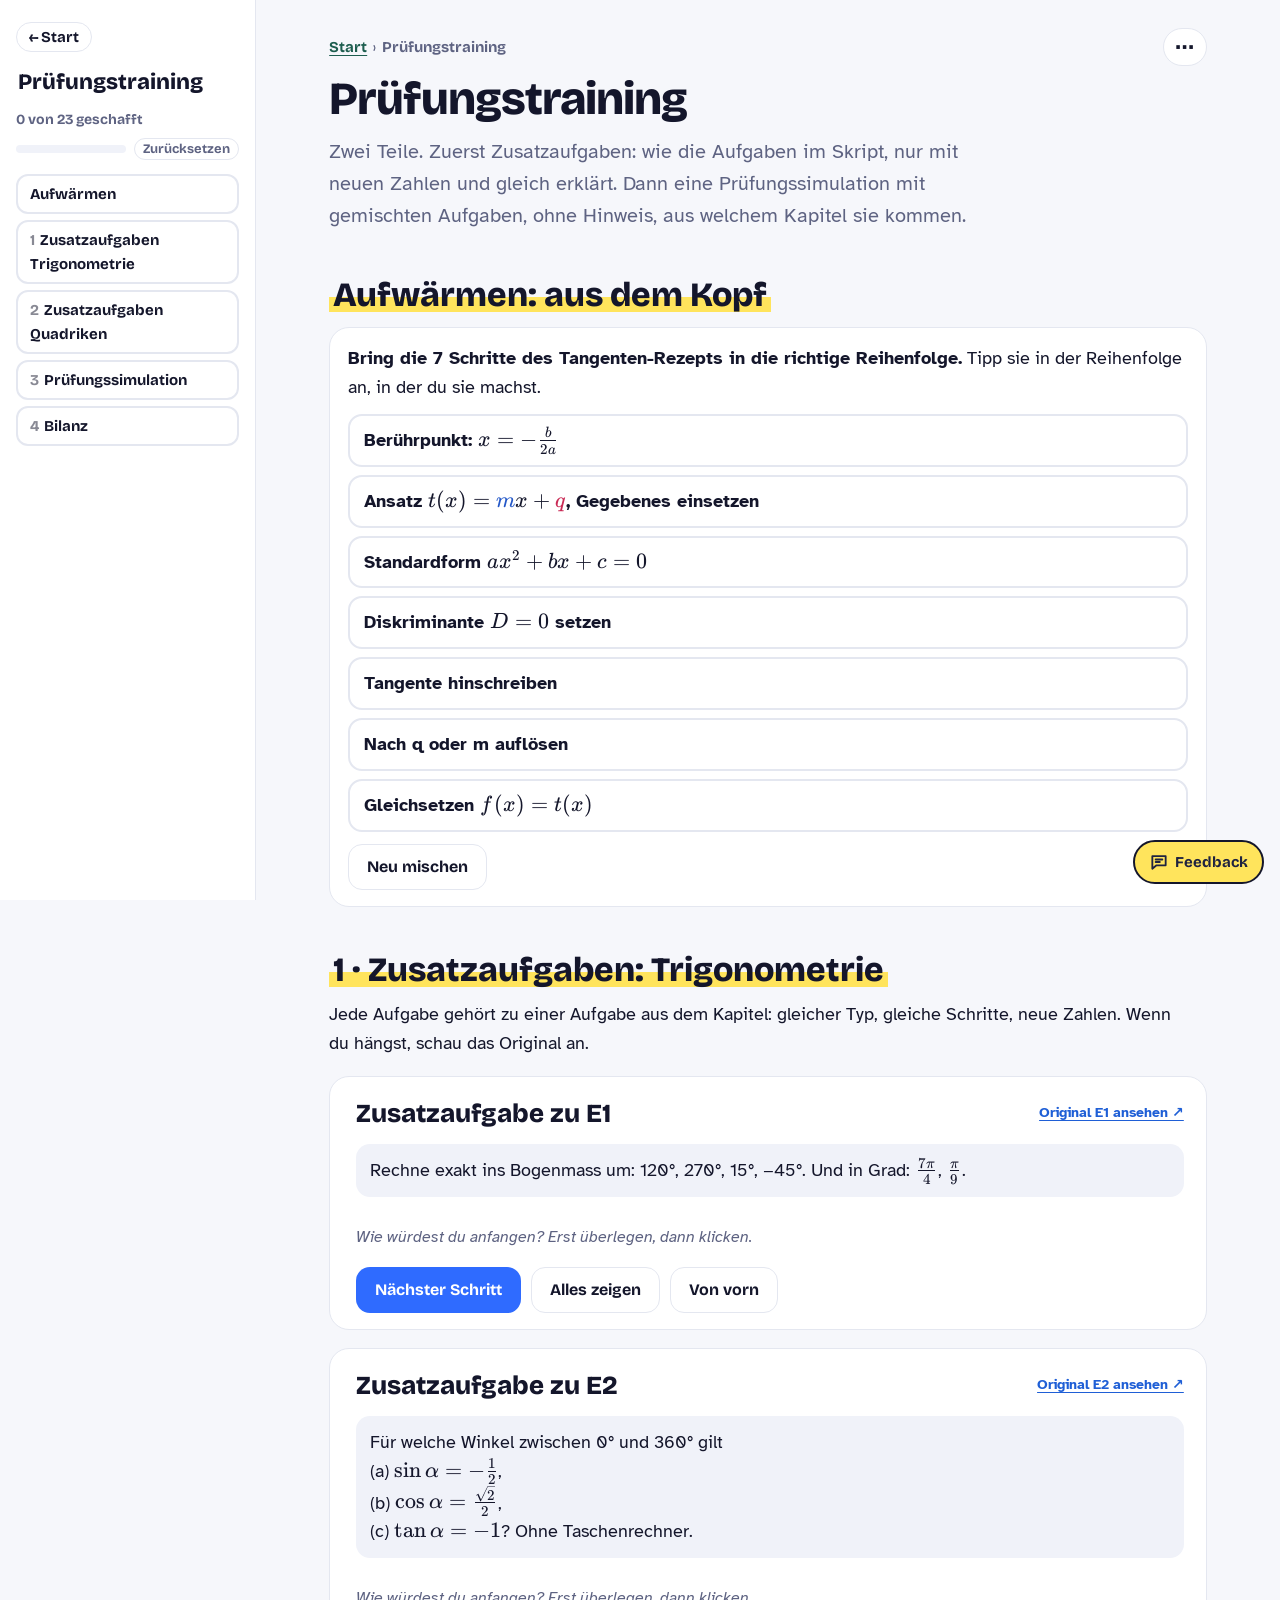
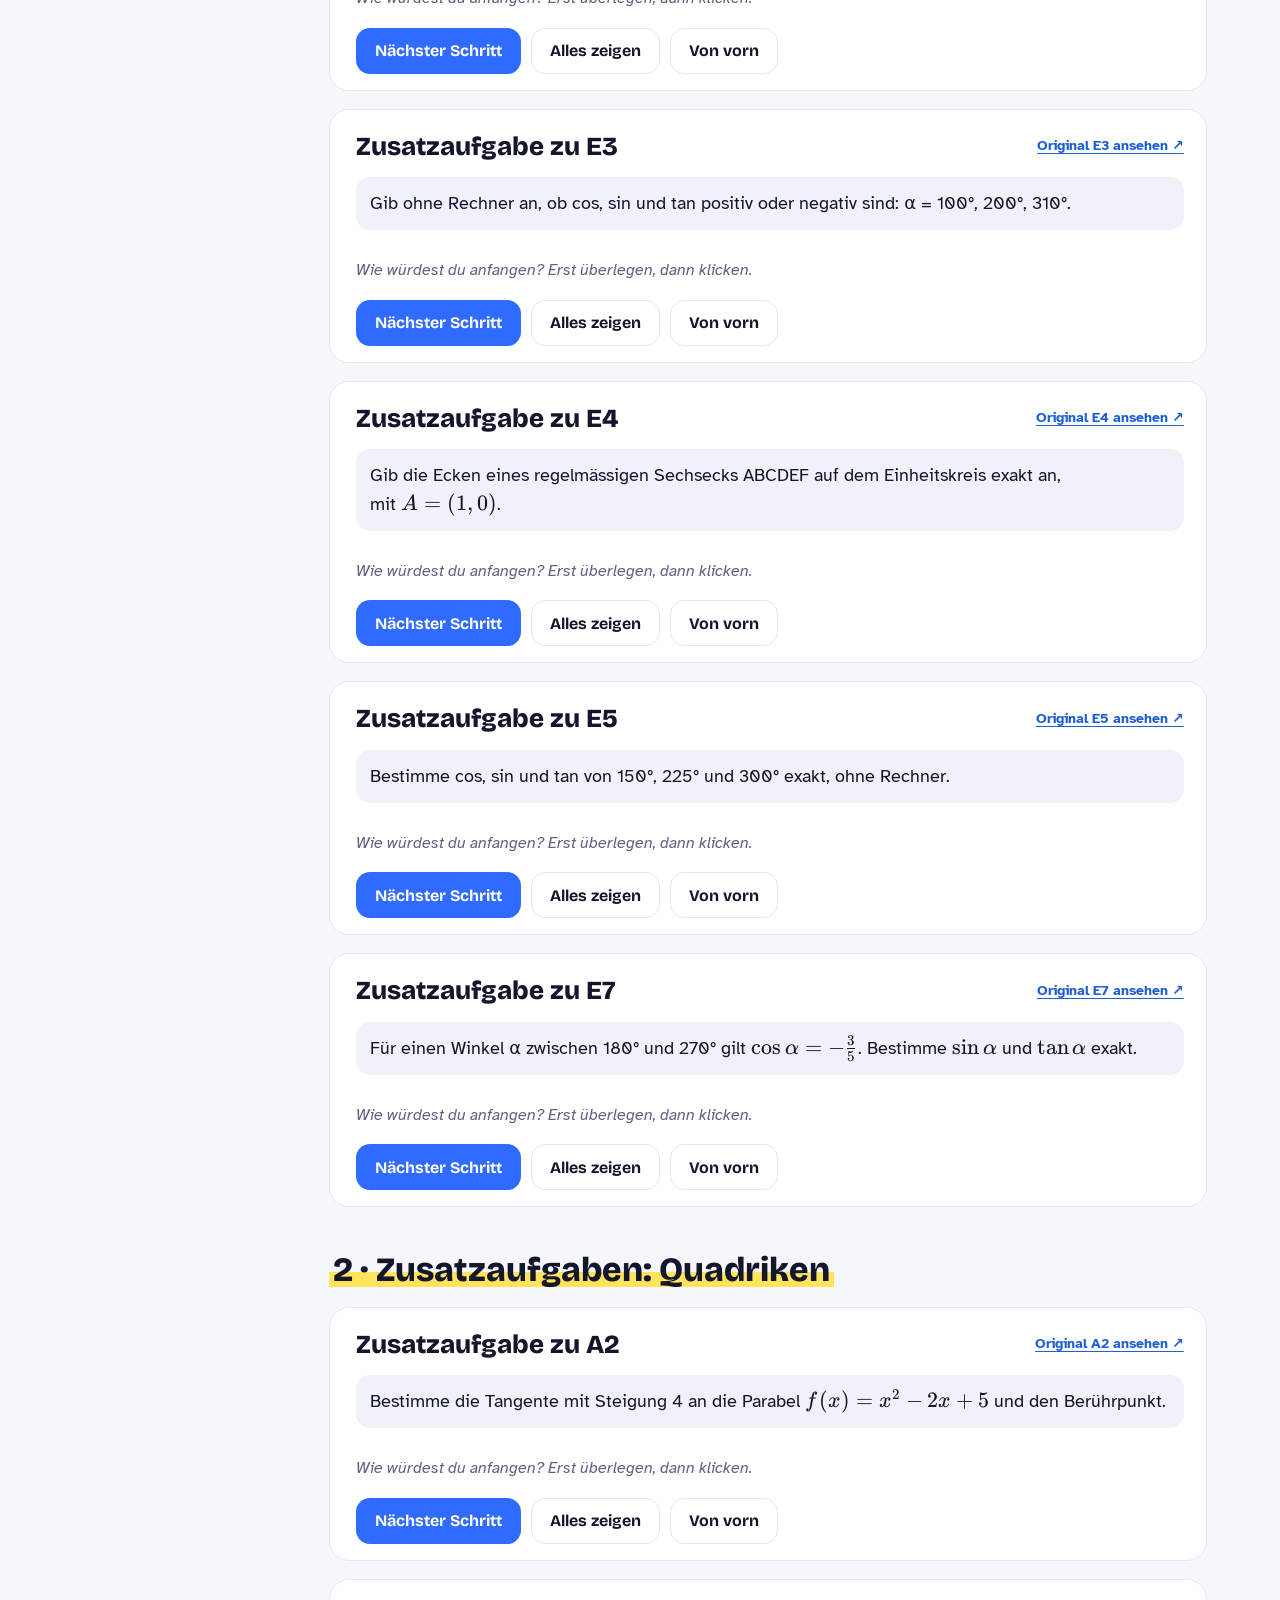
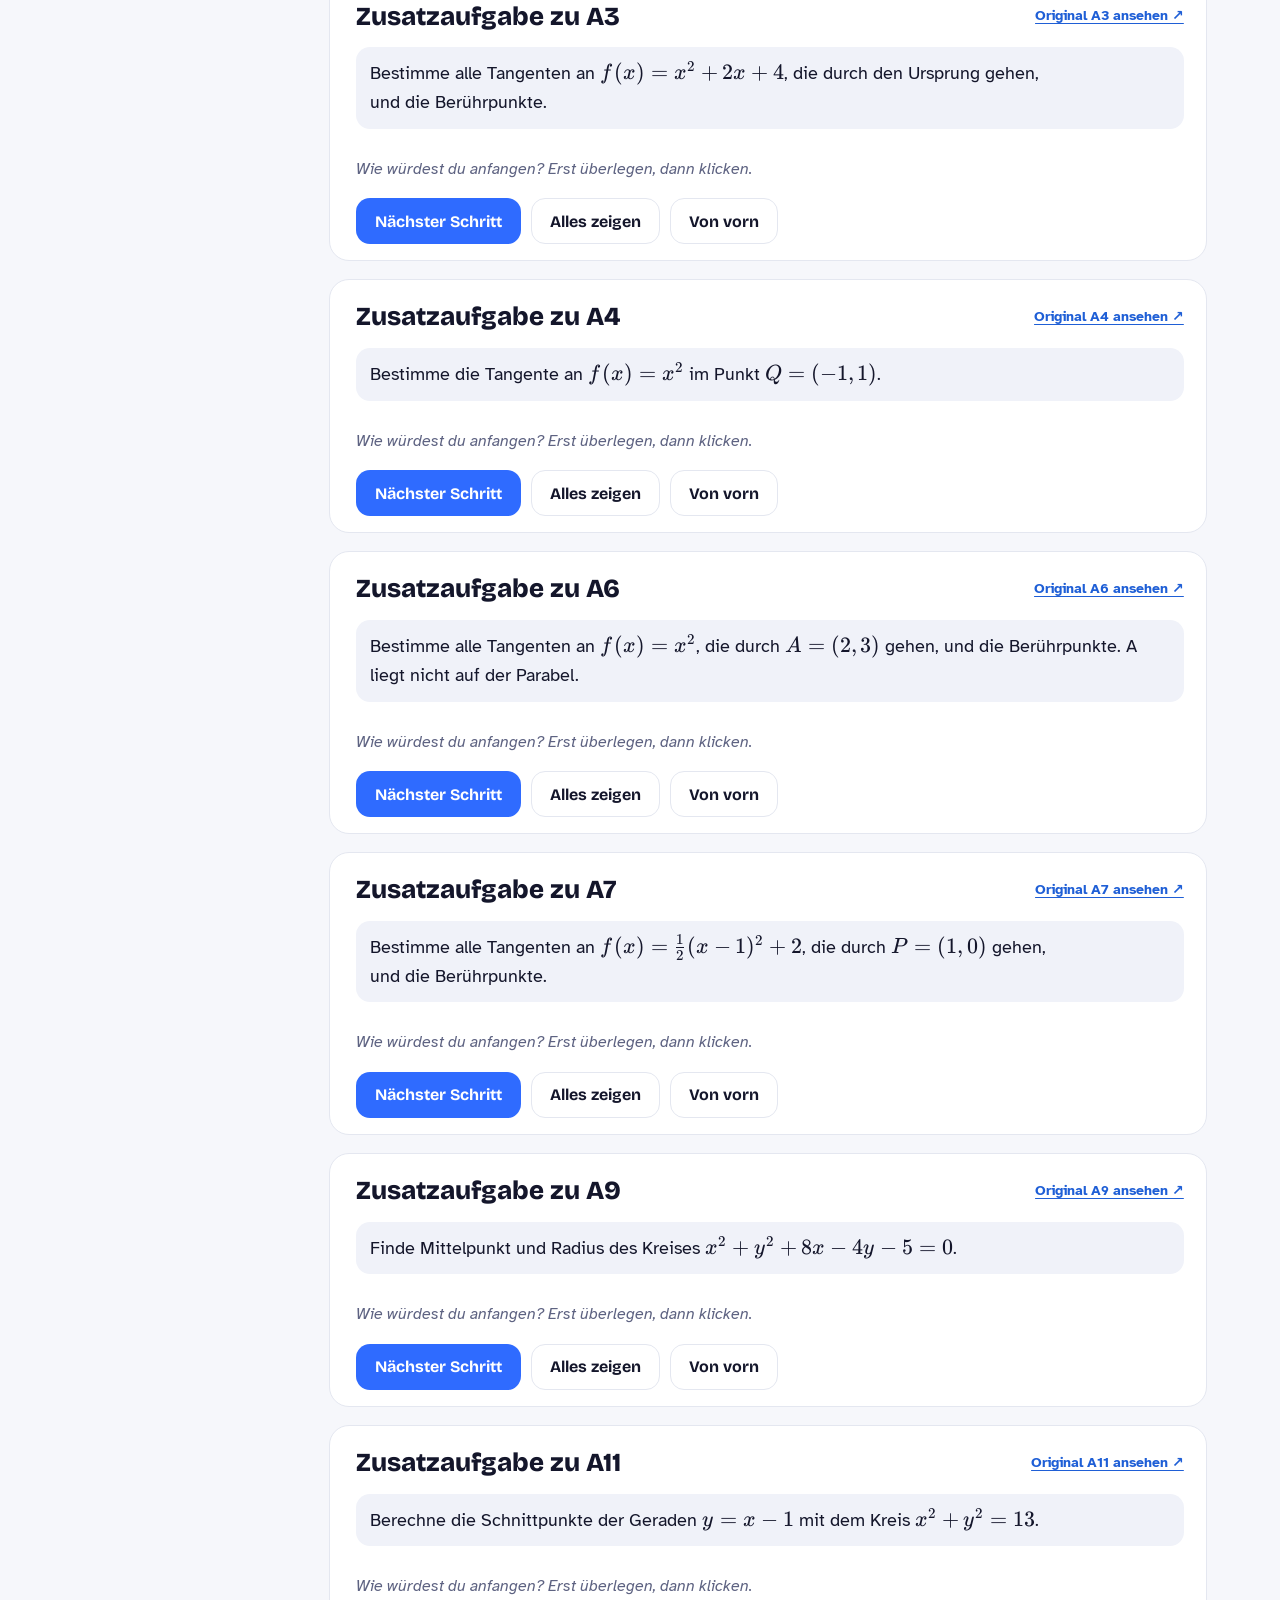
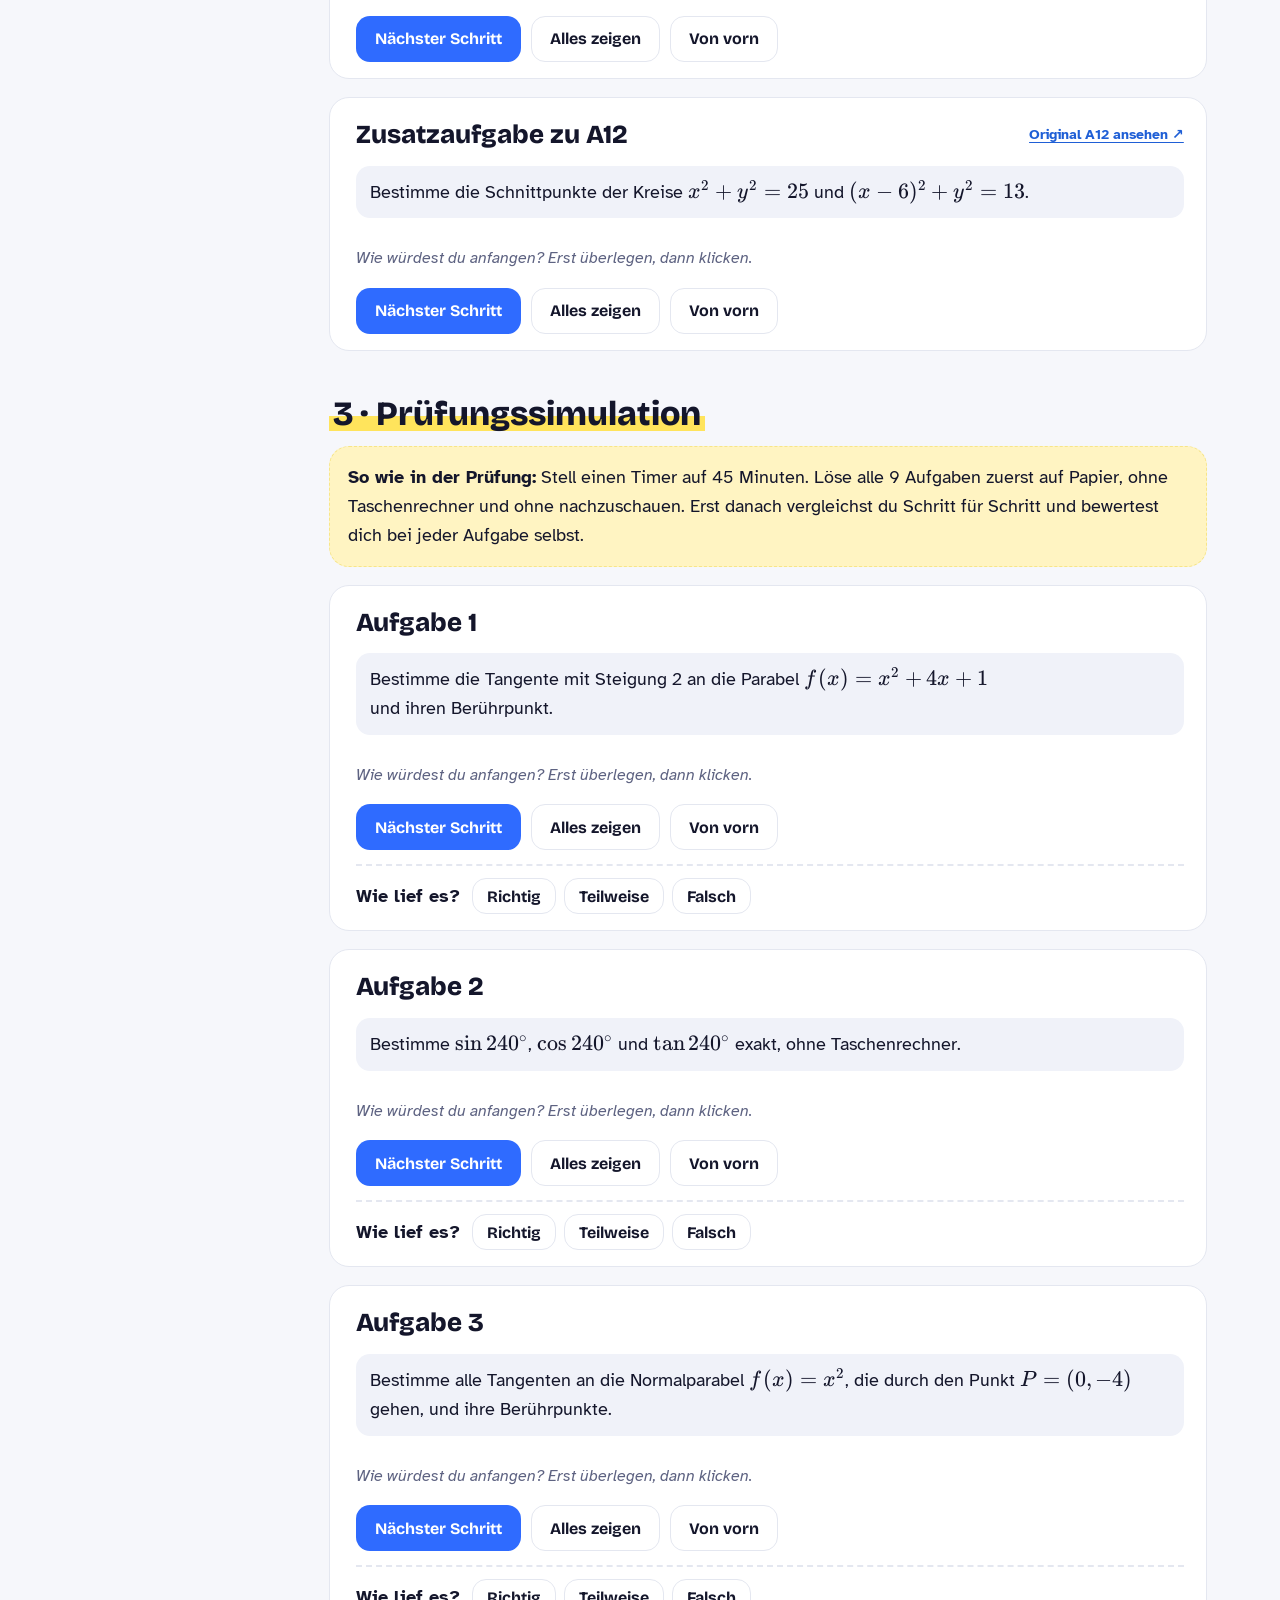
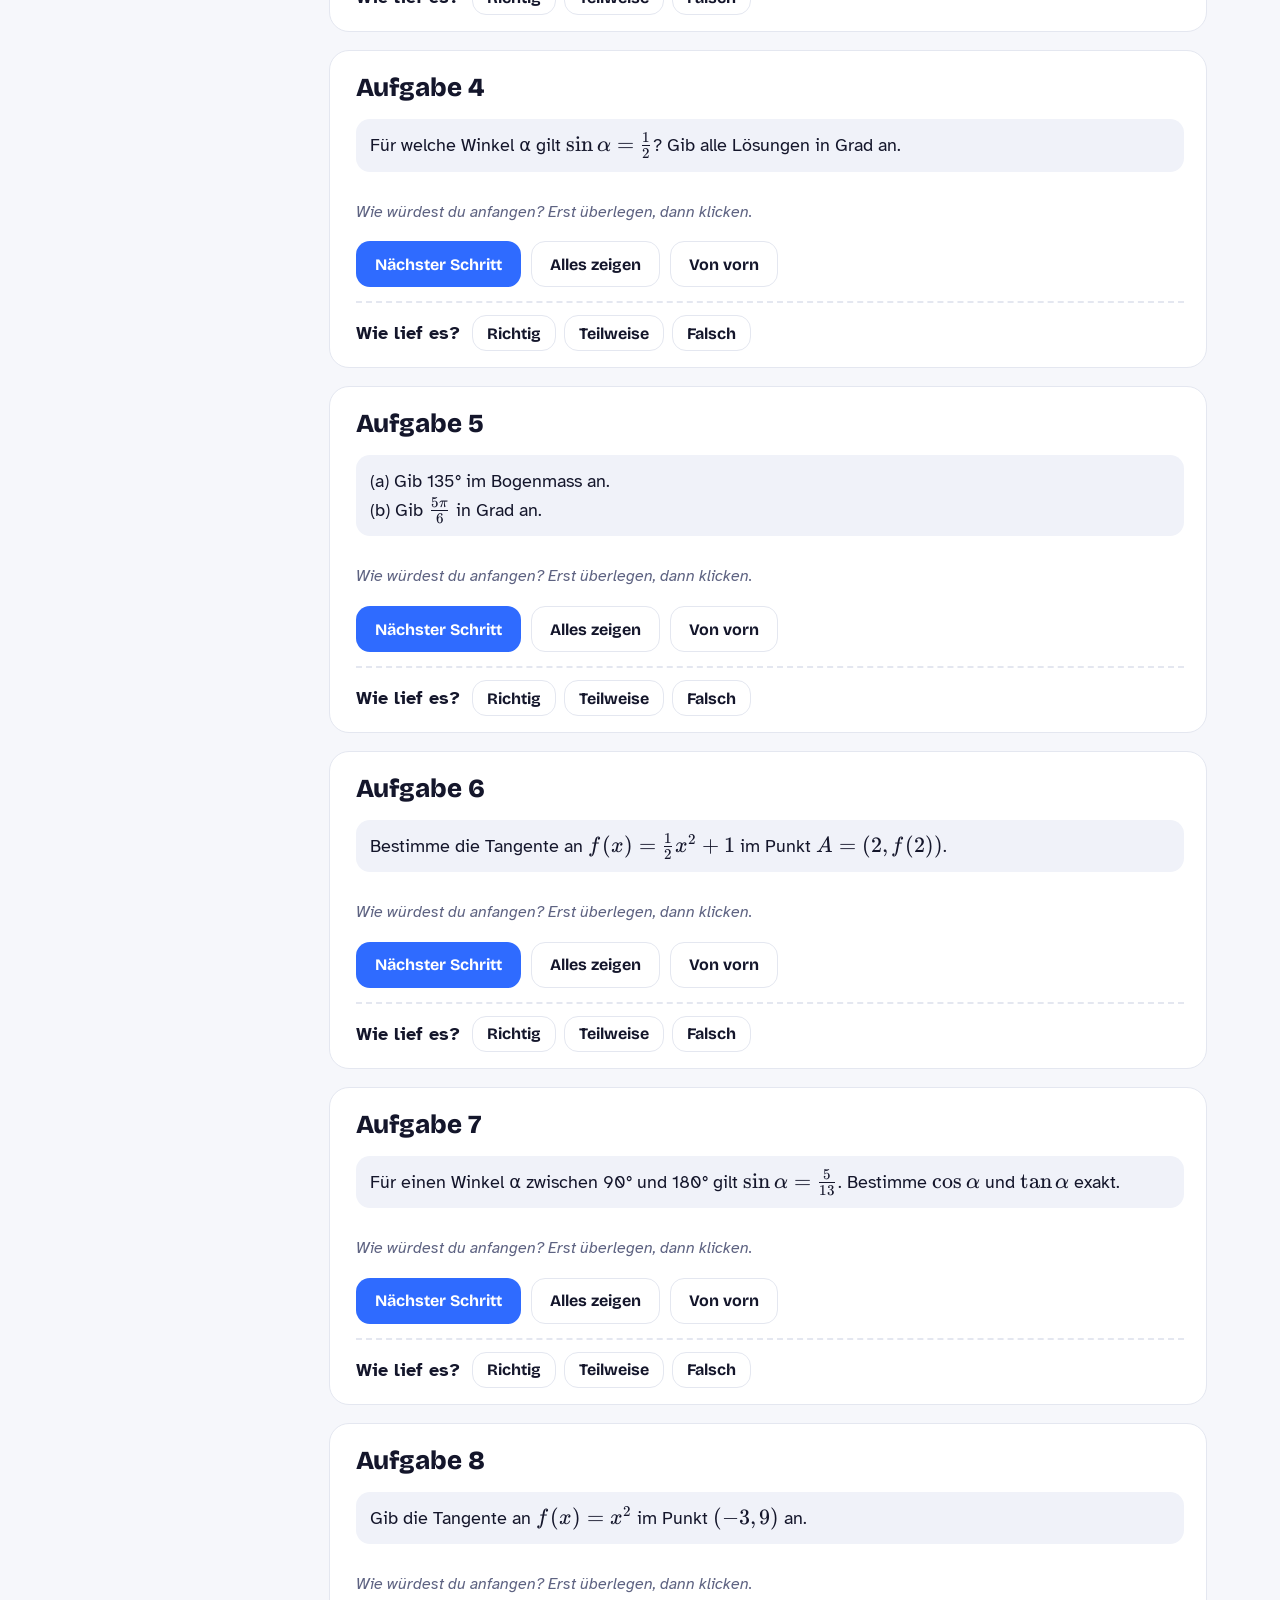
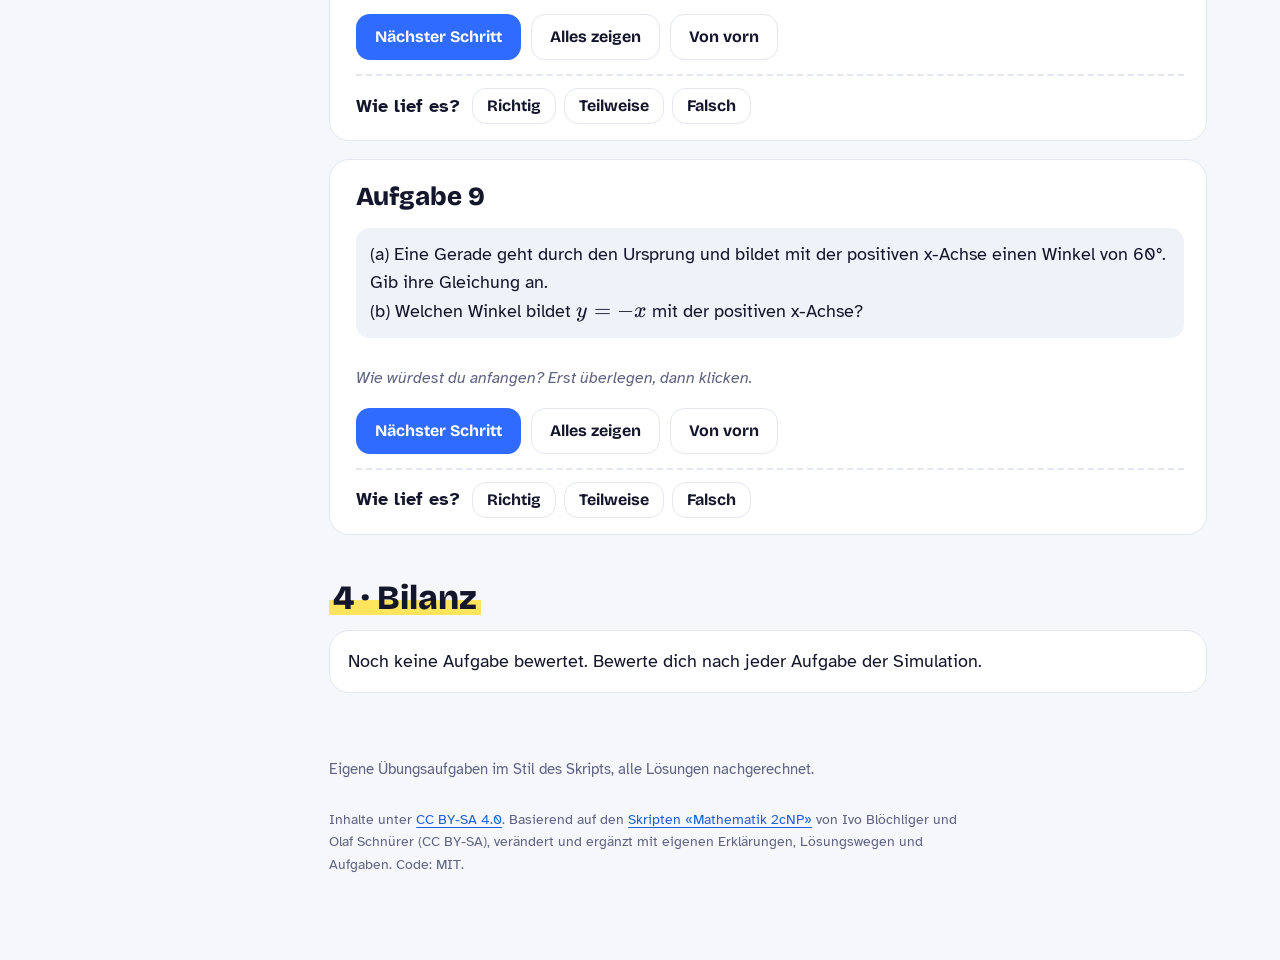
<file: training/index.html>
<!DOCTYPE html>
<html lang="de" data-bilingual>
<head>
<meta charset="utf-8">
<script src="../assets/theme.js?v=70"></script>
<script src="../assets/sitenav.js?v=38"></script>
<meta name="viewport" content="width=device-width, initial-scale=1, viewport-fit=cover">
<title>Prüfungstraining – Mathe 2cNP</title>
<link rel="icon" href="/favicon.svg" type="image/svg+xml"><link rel="apple-touch-icon" href="/apple-touch-icon.png"><link rel="manifest" href="/manifest.webmanifest"><meta name="apple-mobile-web-app-title" content="Mathe 2cNP"><meta name="apple-mobile-web-app-capable" content="yes"><meta name="mobile-web-app-capable" content="yes"><meta name="apple-mobile-web-app-status-bar-style" content="black-translucent"><meta name="theme-color" content="#fffdf8" media="(prefers-color-scheme: light)"><meta name="theme-color" content="#1f1a17" media="(prefers-color-scheme: dark)">
<link rel="preconnect" href="https://fonts.googleapis.com"><link rel="preconnect" href="https://fonts.gstatic.com" crossorigin>
<link rel="stylesheet" href="https://fonts.googleapis.com/css2?family=Atkinson+Hyperlegible:ital,wght@0,400;0,700;1,400&family=Bricolage+Grotesque:opsz,wght@12..96,600;12..96,700;12..96,800&display=swap">
<link rel="stylesheet" href="../assets/katex/katex.min.css">
<script defer src="../assets/katex/katex.min.js"></script>
<script defer src="../assets/katex/contrib/auto-render.min.js"></script>
<script defer src="../assets/steps.js?v=75"></script>
<link rel="stylesheet" href="../assets/style.css?v=80">
<link rel="stylesheet" href="../assets/clean.css?v=3">
</head>
<body>
<main class="wrap">
<nav class="langsw" aria-label="Sprache / language"><button type="button" data-setlang="de">DE</button><button type="button" data-setlang="en">EN</button></nav>
<p class="crumb"><a href="../" data-l="de">← Übersicht</a><a href="../en.html" data-l="en">← Overview</a></p>
<h1><span data-l="de">Prüfungstraining</span><span data-l="en">Exam training</span></h1>
<p class="lead"><span data-l="de">Zwei Teile. Zuerst Zusatzaufgaben: wie die Aufgaben im Skript, nur mit neuen Zahlen und gleich erklärt. Dann eine Prüfungssimulation mit gemischten Aufgaben, ohne Hinweis, aus welchem Kapitel sie kommen.</span><span data-l="en">Two parts. First additional exercises: like the exercises in the script, just with new numbers and explained the same way. Then a test simulation with mixed tasks, with no hint which chapter they come from.</span></p>

<nav class="nav" aria-label="Aufgaben"><ul>
  <li><a href="#warmup"><span data-l="de">Aufwärmen</span><span data-l="en">Warm-up</span></a></li>
  <li><a href="#zw-trig"><span data-l="de">Zusatzaufgaben Trigonometrie</span><span data-l="en">Additional exercises trigonometry</span></a></li>
  <li><a href="#zw-quad"><span data-l="de">Zusatzaufgaben Quadriken</span><span data-l="en">Additional exercises conics</span></a></li>
  <li><a href="#simulation"><span data-l="de">Prüfungssimulation</span><span data-l="en">Test simulation</span></a></li>
  <li><a href="#bilanz"><span data-l="de">Bilanz</span><span data-l="en">Results</span></a></li>
</ul></nav>

<h2 id="warmup"><span data-l="de">Aufwärmen: aus dem Kopf</span><span data-l="en">Warm-up: from memory</span></h2>
<div class="box">
  <p><b><span data-l="de">Bring die 7 Schritte des Tangenten-Rezepts in die richtige Reihenfolge.</span><span data-l="en">Put the 7 steps of the tangent recipe in the right order.</span></b> <span data-l="de">Tipp sie in der Reihenfolge an, in der du sie machst.</span><span data-l="en">Tap them in the order you would do them.</span></p>
  <ol class="puzzle">
    <li><span data-l="de">Ansatz \(t(x) = \m x + \q\), Gegebenes einsetzen</span><span data-l="en">Set-up \(t(x) = \m x + \q\), substitute what's given</span></li>
    <li><span data-l="de">Gleichsetzen \(f(x) = t(x)\)</span><span data-l="en">Set equal \(f(x) = t(x)\)</span></li>
    <li><span data-l="de">Standardform \(ax^2 + bx + c = 0\)</span><span data-l="en">Standard form \(ax^2 + bx + c = 0\)</span></li>
    <li><span data-l="de">Diskriminante \(D = 0\) setzen</span><span data-l="en">Set the discriminant \(D = 0\)</span></li>
    <li><span data-l="de">Nach q oder m auflösen</span><span data-l="en">Solve for q or m</span></li>
    <li><span data-l="de">Tangente hinschreiben</span><span data-l="en">Write down the tangent</span></li>
    <li><span data-l="de">Berührpunkt: \(x = -\frac{b}{2a}\)</span><span data-l="en">Point of contact: \(x = -\frac{b}{2a}\)</span></li>
  </ol>
  <p class="puzzle-msg"><span data-l="de">Perfekt, das Rezept sitzt!</span><span data-l="en">Perfect, you know the recipe!</span></p>
  <button type="button" data-puzzle-again><span data-l="de">Neu mischen</span><span data-l="en">Shuffle again</span></button>
</div>

<h2 id="zw-trig">1 · <span data-l="de">Zusatzaufgaben: Trigonometrie</span><span data-l="en">Additional exercises: trigonometry</span></h2>
<p><span data-l="de">Jede Aufgabe gehört zu einer Aufgabe aus dem Kapitel: gleicher Typ, gleiche Schritte, neue Zahlen. Wenn du hängst, schau das Original an.</span><span data-l="en">Each exercise belongs to an exercise from the chapter: same type, same steps, new numbers. If you get stuck, look at the original.</span></p>

<article class="ex" id="z-e1">
  <div class="ex-head"><h3><span data-l="de">Zusatzaufgabe zu E1</span><span data-l="en">Additional exercise for E1</span></h3><a class="orig" href="../trigonometrie/#e1"><span data-l="de">Original E1 ansehen ↗</span><span data-l="en">See original E1 ↗</span></a></div>
  <div class="task"><span data-l="de">Rechne exakt ins Bogenmass um: 120°, 270°, 15°, −45°. Und in Grad: \(\frac{7\pi}{4}\), \(\frac{\pi}{9}\).</span><span data-l="en">Convert exactly into radians: 120°, 270°, 15°, −45°. And into degrees: \(\frac{7\pi}{4}\), \(\frac{\pi}{9}\).</span></div>
  <ol class="steps">
    <li class="step"><span class="nr">SCHRITT 1</span><h4><span data-l="de">Die eine Sache, die du wissen musst</span><span data-l="en">The one thing you need to know</span></h4>
      <p class="why"><span data-l="de">Ein halber Kreis:</span><span data-l="en">Half a circle:</span></p>
      <div class="calc">$$180^\circ = \pi$$</div>
    </li>
    <li class="step"><span class="nr">SCHRITT 2</span><h4><span data-l="de">Grad → Bogenmass: durch 180, mal π</span><span data-l="en">Degrees → radians: divide by 180, times π</span></h4>
      <div class="calc">$$\begin{aligned} 120^\circ &= \tfrac{120}{180}\pi = \tfrac{2\pi}{3} & 270^\circ &= \tfrac{3\pi}{2} \\ 15^\circ &= \tfrac{15}{180}\pi = \tfrac{\pi}{12} & -45^\circ &= -\tfrac{\pi}{4} \end{aligned}$$</div>
    </li>
    <li class="step"><span class="nr">SCHRITT 3</span><h4><span data-l="de">Bogenmass → Grad: durch π, mal 180</span><span data-l="en">Radians → degrees: divide by π, times 180</span></h4>
      <div class="calc">$$\tfrac{7\pi}{4} = \tfrac{7}{4}\cdot 180^\circ = 315^\circ \qquad \tfrac{\pi}{9} = \tfrac{180^\circ}{9} = 20^\circ$$</div>
    </li>
  </ol>
  <div class="done"><span data-l="de">\(\frac{2\pi}{3},\ \frac{3\pi}{2},\ \frac{\pi}{12},\ -\frac{\pi}{4}\) und 315°, 20°.</span><span data-l="en">\(\frac{2\pi}{3},\ \frac{3\pi}{2},\ \frac{\pi}{12},\ -\frac{\pi}{4}\) and 315°, 20°.</span></div>
</article>

<article class="ex" id="z-e2">
  <div class="ex-head"><h3><span data-l="de">Zusatzaufgabe zu E2</span><span data-l="en">Additional exercise for E2</span></h3><a class="orig" href="../trigonometrie/#e2"><span data-l="de">Original E2 ansehen ↗</span><span data-l="en">See original E2 ↗</span></a></div>
  <div class="task"><span data-l="de">Für welche Winkel zwischen 0° und 360° gilt<br>(a) \(\sin\alpha = -\frac12\),<br>(b) \(\cos\alpha = \frac{\sqrt2}{2}\),<br>(c) \(\tan\alpha = -1\)? Ohne Taschenrechner.</span><span data-l="en">For which angles between 0° and 360° is<br>(a) \(\sin\alpha = -\frac12\),<br>(b) \(\cos\alpha = \frac{\sqrt2}{2}\),<br>(c) \(\tan\alpha = -1\)? Without a calculator.</span></div>
  <ol class="steps">
    <li class="step"><span class="nr">(a)</span><h4><span data-l="de">sin = y: waagrechte Linie bei y = −½</span><span data-l="en">sin = y: horizontal line at y = −½</span></h4>
      <p class="why"><span data-l="de">Sie schneidet den Kreis zweimal, unten links und unten rechts. Der Referenzwinkel ist 30°, weil sin 30° = ½.</span><span data-l="en">It meets the circle twice, bottom left and bottom right. The reference angle is 30°, because sin 30° = ½.</span></p>
      <div class="calc">$$\alpha_1 = 180^\circ + 30^\circ = 210^\circ \qquad \alpha_2 = 360^\circ - 30^\circ = 330^\circ$$</div>
    </li>
    <li class="step"><span class="nr">(b)</span><h4><span data-l="de">cos = x: senkrechte Linie bei x = √2/2</span><span data-l="en">cos = x: vertical line at x = √2/2</span></h4>
      <p class="why"><span data-l="de">Rechts oben und rechts unten. Referenzwinkel 45°.</span><span data-l="en">Top right and bottom right. Reference angle 45°.</span></p>
      <div class="calc">$$\alpha_1 = 45^\circ \qquad \alpha_2 = 360^\circ - 45^\circ = 315^\circ$$</div>
    </li>
    <li class="step"><span class="nr">(c)</span><h4><span data-l="de">tan = Steigung: Gerade durch O mit Steigung −1</span><span data-l="en">tan = slope: line through O with slope −1</span></h4>
      <p class="why"><span data-l="de">Sie trifft den Kreis an zwei gegenüberliegenden Punkten, 180° auseinander.</span><span data-l="en">It meets the circle at two opposite points, 180° apart.</span></p>
      <div class="calc">$$\alpha_1 = 135^\circ \qquad \alpha_2 = 135^\circ + 180^\circ = 315^\circ$$</div>
    </li>
  </ol>
  <div class="done"><span data-l="de">(a) 210°, 330° · (b) 45°, 315° · (c) 135°, 315°</span><span data-l="en">(a) 210°, 330° · (b) 45°, 315° · (c) 135°, 315°</span></div>
</article>

<article class="ex" id="z-e3">
  <div class="ex-head"><h3><span data-l="de">Zusatzaufgabe zu E3</span><span data-l="en">Additional exercise for E3</span></h3><a class="orig" href="../trigonometrie/#e3"><span data-l="de">Original E3 ansehen ↗</span><span data-l="en">See original E3 ↗</span></a></div>
  <div class="task"><span data-l="de">Gib ohne Rechner an, ob cos, sin und tan positiv oder negativ sind: α = 100°, 200°, 310°.</span><span data-l="en">Without a calculator, say whether cos, sin and tan are positive or negative: α = 100°, 200°, 310°.</span></div>
  <ol class="steps">
    <li class="step"><span class="nr">SCHRITT 1</span><h4><span data-l="de">Quadrant bestimmen</span><span data-l="en">Find the quadrant</span></h4>
      <p class="why"><span data-l="de">100° liegt in II, 200° in III, 310° in IV.</span><span data-l="en">100° is in II, 200° in III, 310° in IV.</span></p>
    </li>
    <li class="step"><span class="nr">SCHRITT 2</span><h4><span data-l="de">cos = x, sin = y</span><span data-l="en">cos = x, sin = y</span></h4>
      <p class="why"><span data-l="de">Links: cos −. Unten: sin −.</span><span data-l="en">Left: cos −. Below: sin −.</span></p>
    </li>
    <li class="step"><span class="nr">SCHRITT 3</span><h4><span data-l="de">tan = sin / cos</span><span data-l="en">tan = sin / cos</span></h4>
      <p class="why"><span data-l="de">Gleiche Vorzeichen: tan +. Verschiedene: tan −.</span><span data-l="en">Same signs: tan +. Different: tan −.</span></p>
      <div class="calc">$$\begin{array}{c|ccc} & \cos & \sin & \tan \\ \hline 100^\circ & - & + & - \\ 200^\circ & - & - & + \\ 310^\circ & + & - & - \end{array}$$</div>
    </li>
  </ol>
  <div class="done"><span data-l="de">100°: − + − · 200°: − − + · 310°: + − −</span><span data-l="en">100°: − + − · 200°: − − + · 310°: + − −</span></div>
</article>

<article class="ex" id="z-e4">
  <div class="ex-head"><h3><span data-l="de">Zusatzaufgabe zu E4</span><span data-l="en">Additional exercise for E4</span></h3><a class="orig" href="../trigonometrie/#e4"><span data-l="de">Original E4 ansehen ↗</span><span data-l="en">See original E4 ↗</span></a></div>
  <div class="task"><span data-l="de">Gib die Ecken eines regelmässigen Sechsecks ABCDEF auf dem Einheitskreis exakt an, mit \(A = (1, 0)\).</span><span data-l="en">Give the vertices of a regular hexagon ABCDEF on the unit circle exactly, with \(A = (1, 0)\).</span></div>
  <ol class="steps">
    <li class="step"><span class="nr">SCHRITT 1</span><h4><span data-l="de">Wie weit liegen die Ecken auseinander?</span><span data-l="en">How far apart are the vertices?</span></h4>
      <p class="why"><span data-l="de">6 gleiche Stücke des vollen Kreises.</span><span data-l="en">6 equal pieces of the full circle.</span></p>
      <div class="calc">$$360^\circ : 6 = 60^\circ$$</div>
    </li>
    <li class="step"><span class="nr">SCHRITT 2</span><h4><span data-l="de">Jede Ecke ist \(P_\alpha = (\cos\alpha, \sin\alpha)\)</span><span data-l="en">Each vertex is \(P_\alpha = (\cos\alpha, \sin\alpha)\)</span></h4>
      <p class="why"><span data-l="de">Winkel 0°, 60°, 120°, 180°, 240°, 300°. Die Werte von 60° kennst du, die anderen durch Spiegeln.</span><span data-l="en">Angles 0°, 60°, 120°, 180°, 240°, 300°. You know the values of 60°, the others by mirroring.</span></p>
      <div class="calc">$$\begin{aligned} A &= (1, 0) & B &= \left(\tfrac12, \tfrac{\sqrt3}{2}\right) & C &= \left(-\tfrac12, \tfrac{\sqrt3}{2}\right) \\ D &= (-1, 0) & E &= \left(-\tfrac12, -\tfrac{\sqrt3}{2}\right) & F &= \left(\tfrac12, -\tfrac{\sqrt3}{2}\right) \end{aligned}$$</div>
    </li>
  </ol>
  <div class="done"><span data-l="de">Ecken bei 0°, 60°, …, 300°: \((\cos\alpha, \sin\alpha)\).</span><span data-l="en">Vertices at 0°, 60°, …, 300°: \((\cos\alpha, \sin\alpha)\).</span></div>
</article>

<article class="ex" id="z-e5">
  <div class="ex-head"><h3><span data-l="de">Zusatzaufgabe zu E5</span><span data-l="en">Additional exercise for E5</span></h3><a class="orig" href="../trigonometrie/#e5"><span data-l="de">Original E5 ansehen ↗</span><span data-l="en">See original E5 ↗</span></a></div>
  <div class="task"><span data-l="de">Bestimme cos, sin und tan von 150°, 225° und 300° exakt, ohne Rechner.</span><span data-l="en">Find cos, sin and tan of 150°, 225° and 300° exactly, without a calculator.</span></div>
  <ol class="steps">
    <li class="step"><span class="nr">SCHRITT 1</span><h4><span data-l="de">Referenzwinkel finden</span><span data-l="en">Find the reference angle</span></h4>
      <p class="why"><span data-l="de">Wie weit ist der Winkel von der x-Achse weg?</span><span data-l="en">How far is the angle from the x-axis?</span></p>
      <div class="calc">$$150^\circ \to 30^\circ \qquad 225^\circ \to 45^\circ \qquad 300^\circ \to 60^\circ$$</div>
    </li>
    <li class="step"><span class="nr">SCHRITT 2</span><h4><span data-l="de">Werte vom Referenzwinkel nehmen</span><span data-l="en">Take the values of the reference angle</span></h4>
      <p class="why"><span data-l="de">Aus der Tabelle (E5).</span><span data-l="en">From the table (E5).</span></p>
    </li>
    <li class="step"><span class="nr">SCHRITT 3</span><h4><span data-l="de">Vorzeichen aus dem Quadranten</span><span data-l="en">Signs from the quadrant</span></h4>
      <p class="why"><span data-l="de">150° in II, 225° in III, 300° in IV.</span><span data-l="en">150° in II, 225° in III, 300° in IV.</span></p>
      <div class="calc">$$\begin{array}{c|ccc} & \cos & \sin & \tan \\ \hline 150^\circ & -\tfrac{\sqrt3}{2} & \tfrac12 & -\tfrac{\sqrt3}{3} \\ 225^\circ & -\tfrac{\sqrt2}{2} & -\tfrac{\sqrt2}{2} & 1 \\ 300^\circ & \tfrac12 & -\tfrac{\sqrt3}{2} & -\sqrt3 \end{array}$$</div>
    </li>
  </ol>
  <div class="done"><span data-l="de">Gleiche Zahlen wie bei 30°, 45°, 60°, nur die Vorzeichen ändern sich.</span><span data-l="en">Same numbers as for 30°, 45°, 60°, only the signs change.</span></div>
</article>

<article class="ex" id="z-e7">
  <div class="ex-head"><h3><span data-l="de">Zusatzaufgabe zu E7</span><span data-l="en">Additional exercise for E7</span></h3><a class="orig" href="../trigonometrie/#e7"><span data-l="de">Original E7 ansehen ↗</span><span data-l="en">See original E7 ↗</span></a></div>
  <div class="task"><span data-l="de">Für einen Winkel α zwischen 180° und 270° gilt \(\cos\alpha = -\frac35\). Bestimme \(\sin\alpha\) und \(\tan\alpha\) exakt.</span><span data-l="en">For an angle α between 180° and 270°, \(\cos\alpha = -\frac35\). Find \(\sin\alpha\) and \(\tan\alpha\) exactly.</span></div>
  <ol class="steps">
    <li class="step"><span class="nr">SCHRITT 1</span><h4><span data-l="de">cos bekannt → sin mit Pythagoras</span><span data-l="en">cos known → sin with Pythagoras</span></h4>
      <div class="calc">$$\sin^2\alpha = 1 - \left(-\tfrac35\right)^2 = 1 - \tfrac{9}{25} = \tfrac{16}{25} \quad\Rightarrow\quad \sin\alpha = \pm\tfrac45$$</div>
    </li>
    <li class="step"><span class="nr">SCHRITT 2</span><h4><span data-l="de">Vorzeichen aus dem Quadranten</span><span data-l="en">Sign from the quadrant</span></h4>
      <p class="why"><span data-l="de">Zwischen 180° und 270° (III) liegt P unten links: sin ist negativ.</span><span data-l="en">Between 180° and 270° (III), P is bottom left: sin is negative.</span></p>
      <div class="calc">$$\sin\alpha = -\tfrac45$$</div>
    </li>
    <li class="step"><span class="nr">SCHRITT 3</span><h4><span data-l="de">tan = sin / cos</span><span data-l="en">tan = sin / cos</span></h4>
      <div class="calc">$$\tan\alpha = \frac{-\tfrac45}{-\tfrac35} = \tfrac43$$</div>
    </li>
  </ol>
  <div class="done"><span data-l="de">\(\sin\alpha = -\frac45\), \(\tan\alpha = \frac43\).</span><span data-l="en">\(\sin\alpha = -\frac45\), \(\tan\alpha = \frac43\).</span></div>
</article>

<h2 id="zw-quad">2 · <span data-l="de">Zusatzaufgaben: Quadriken</span><span data-l="en">Additional exercises: conics</span></h2>

<article class="ex" id="z-a2">
  <div class="ex-head"><h3><span data-l="de">Zusatzaufgabe zu A2</span><span data-l="en">Additional exercise for A2</span></h3><a class="orig" href="../quadriken/#a2"><span data-l="de">Original A2 ansehen ↗</span><span data-l="en">See original A2 ↗</span></a></div>
  <div class="task"><span data-l="de">Bestimme die Tangente mit Steigung 4 an die Parabel \(f(x) = x^2 - 2x + 5\) und den Berührpunkt.</span><span data-l="en">Find the tangent with slope 4 to the parabola \(f(x) = x^2 - 2x + 5\) and the point of contact.</span></div>
  <ol class="steps">
    <li class="step"><span class="nr">SCHRITT 1</span><h4><span data-l="de">Ansatz</span><span data-l="en">Set-up</span></h4>
      <p class="why"><span data-l="de">Die Steigung ist gegeben, also \(\m = 4\). Gesucht ist \(\q\).</span><span data-l="en">The slope is given, so \(\m = 4\). We look for \(\q\).</span></p>
      <div class="calc">$$t(x) = 4x + \q$$</div>
    </li>
    <li class="step"><span class="nr">SCHRITT 2</span><h4><span data-l="de">Gleichsetzen und Standardform</span><span data-l="en">Set equal and standard form</span></h4>
      <div class="calc">$$\begin{aligned} x^2 - 2x + 5 &= 4x + \q \\ x^2 - 6x + (5 - \q) &= 0 \end{aligned}$$</div>
    </li>
    <li class="step"><span class="nr">SCHRITT 3</span><h4><span data-l="de">D = 0 und nach q auflösen</span><span data-l="en">D = 0 and solve for q</span></h4>
      <div class="calc">$$D = 36 - 4(5 - \q) = 16 + 4\q = 0 \iff \q = -4$$</div>
    </li>
    <li class="step"><span class="nr">SCHRITT 4</span><h4><span data-l="de">Tangente und Berührpunkt</span><span data-l="en">Tangent and point of contact</span></h4>
      <div class="calc">$$t(x) = 4x - 4 \qquad x = -\tfrac{b}{2a} = 3,\ \ y = t(3) = 8$$</div>
    </li>
  </ol>
  <div class="done"><span data-l="de">\(t(x) = 4x - 4\), Berührpunkt \((3, 8)\).</span><span data-l="en">\(t(x) = 4x - 4\), point of contact \((3, 8)\).</span></div>
</article>

<article class="ex" id="z-a3">
  <div class="ex-head"><h3><span data-l="de">Zusatzaufgabe zu A3</span><span data-l="en">Additional exercise for A3</span></h3><a class="orig" href="../quadriken/#a3"><span data-l="de">Original A3 ansehen ↗</span><span data-l="en">See original A3 ↗</span></a></div>
  <div class="task"><span data-l="de">Bestimme alle Tangenten an \(f(x) = x^2 + 2x + 4\), die durch den Ursprung gehen, und die Berührpunkte.</span><span data-l="en">Find all tangents to \(f(x) = x^2 + 2x + 4\) that pass through the origin, and the points of contact.</span></div>
  <ol class="steps">
    <li class="step"><span class="nr">SCHRITT 1</span><h4><span data-l="de">Ansatz</span><span data-l="en">Set-up</span></h4>
      <p class="why"><span data-l="de">Durch (0, 0): \(t(0) = 0\), also \(\q = 0\). Gesucht ist \(\m\).</span><span data-l="en">Through (0, 0): \(t(0) = 0\), so \(\q = 0\). We look for \(\m\).</span></p>
      <div class="calc">$$t(x) = \m x$$</div>
    </li>
    <li class="step"><span class="nr">SCHRITT 2</span><h4><span data-l="de">Gleichsetzen und Standardform</span><span data-l="en">Set equal and standard form</span></h4>
      <div class="calc">$$x^2 + (2 - \m)x + 4 = 0$$</div>
    </li>
    <li class="step"><span class="nr">SCHRITT 3</span><h4><span data-l="de">D = 0 und nach m auflösen</span><span data-l="en">D = 0 and solve for m</span></h4>
      <div class="calc">$$(2 - \m)^2 - 16 = 0 \iff 2 - \m = \pm 4 \iff \m = -2 \text{ oder } \m = 6$$</div>
    </li>
    <li class="step"><span class="nr">SCHRITT 4</span><h4><span data-l="de">Zwei Tangenten, zwei Berührpunkte</span><span data-l="en">Two tangents, two points of contact</span></h4>
      <p class="why"><span data-l="de">Berührpunkt: \(x = -\frac{b}{2a} = \frac{\m - 2}{2}\).</span><span data-l="en">Point of contact: \(x = -\frac{b}{2a} = \frac{\m - 2}{2}\).</span></p>
      <div class="calc">$$t_1(x) = 6x,\ (2, 12) \qquad t_2(x) = -2x,\ (-2, 4)$$</div>
    </li>
  </ol>
  <div class="done"><span data-l="de">\(t_1(x) = 6x\) berührt in \((2, 12)\), \(t_2(x) = -2x\) in \((-2, 4)\).</span><span data-l="en">\(t_1(x) = 6x\) touches at \((2, 12)\), \(t_2(x) = -2x\) at \((-2, 4)\).</span></div>
</article>

<article class="ex" id="z-a4">
  <div class="ex-head"><h3><span data-l="de">Zusatzaufgabe zu A4</span><span data-l="en">Additional exercise for A4</span></h3><a class="orig" href="../quadriken/#a4"><span data-l="de">Original A4 ansehen ↗</span><span data-l="en">See original A4 ↗</span></a></div>
  <div class="task"><span data-l="de">Bestimme die Tangente an \(f(x) = x^2\) im Punkt \(Q = (-1, 1)\).</span><span data-l="en">Find the tangent to \(f(x) = x^2\) at the point \(Q = (-1, 1)\).</span></div>
  <ol class="steps">
    <li class="step"><span class="nr">SCHRITT 1</span><h4><span data-l="de">Ansatz: Q liegt auf t</span><span data-l="en">Set-up: Q lies on t</span></h4>
      <div class="calc">$$\m\cdot(-1) + \q = 1 \iff \q = 1 + \m$$</div>
    </li>
    <li class="step"><span class="nr">SCHRITT 2</span><h4><span data-l="de">Gleichsetzen und Standardform</span><span data-l="en">Set equal and standard form</span></h4>
      <div class="calc">$$x^2 - \m x - (1 + \m) = 0$$</div>
    </li>
    <li class="step"><span class="nr">SCHRITT 3</span><h4><span data-l="de">D = 0</span><span data-l="en">D = 0</span></h4>
      <div class="calc">$$D = \m^2 + 4\m + 4 = (\m + 2)^2 = 0 \iff \m = -2$$</div>
    </li>
    <li class="step"><span class="nr">SCHRITT 4</span><h4><span data-l="de">Tangente</span><span data-l="en">Tangent</span></h4>
      <p class="why"><span data-l="de">Kontrolle mit der Abkürzung (17.2.4): t(x) = 2p·x − p² mit p = −1.</span><span data-l="en">Check with the shortcut (17.2.4): t(x) = 2p·x − p² with p = −1.</span></p>
      <div class="calc">$$\q = 1 + (-2) = -1 \qquad t(x) = -2x - 1$$</div>
    </li>
  </ol>
  <div class="done"><span data-l="de">\(t(x) = -2x - 1\).</span><span data-l="en">\(t(x) = -2x - 1\).</span></div>
</article>

<article class="ex" id="z-a6">
  <div class="ex-head"><h3><span data-l="de">Zusatzaufgabe zu A6</span><span data-l="en">Additional exercise for A6</span></h3><a class="orig" href="../quadriken/#a6"><span data-l="de">Original A6 ansehen ↗</span><span data-l="en">See original A6 ↗</span></a></div>
  <div class="task"><span data-l="de">Bestimme alle Tangenten an \(f(x) = x^2\), die durch \(A = (2, 3)\) gehen, und die Berührpunkte. A liegt nicht auf der Parabel.</span><span data-l="en">Find all tangents to \(f(x) = x^2\) that pass through \(A = (2, 3)\), and the points of contact. A is not on the parabola.</span></div>
  <ol class="steps">
    <li class="step"><span class="nr">SCHRITT 1</span><h4><span data-l="de">Ansatz: A liegt auf t</span><span data-l="en">Set-up: A lies on t</span></h4>
      <div class="calc">$$2\m + \q = 3 \iff \q = 3 - 2\m$$</div>
    </li>
    <li class="step"><span class="nr">SCHRITT 2</span><h4><span data-l="de">Gleichsetzen und Standardform</span><span data-l="en">Set equal and standard form</span></h4>
      <div class="calc">$$x^2 - \m x - 3 + 2\m = 0$$</div>
    </li>
    <li class="step"><span class="nr">SCHRITT 3</span><h4><span data-l="de">D = 0 und nach m auflösen</span><span data-l="en">D = 0 and solve for m</span></h4>
      <div class="calc">$$\m^2 - 8\m + 12 = (\m - 2)(\m - 6) = 0 \iff \m = 2 \text{ oder } \m = 6$$</div>
    </li>
    <li class="step"><span class="nr">SCHRITT 4</span><h4><span data-l="de">Zwei Tangenten, zwei Berührpunkte</span><span data-l="en">Two tangents, two points of contact</span></h4>
      <p class="why"><span data-l="de">Berührpunkt: \(x = \frac{\m}{2}\).</span><span data-l="en">Point of contact: \(x = \frac{\m}{2}\).</span></p>
      <div class="calc">$$t_1(x) = 2x - 1,\ (1, 1) \qquad t_2(x) = 6x - 9,\ (3, 9)$$</div>
    </li>
  </ol>
  <div class="done"><span data-l="de">\(t_1(x) = 2x - 1\) berührt in \((1, 1)\), \(t_2(x) = 6x - 9\) in \((3, 9)\).</span><span data-l="en">\(t_1(x) = 2x - 1\) touches at \((1, 1)\), \(t_2(x) = 6x - 9\) at \((3, 9)\).</span></div>
</article>

<article class="ex" id="z-a7">
  <div class="ex-head"><h3><span data-l="de">Zusatzaufgabe zu A7</span><span data-l="en">Additional exercise for A7</span></h3><a class="orig" href="../quadriken/#a7"><span data-l="de">Original A7 ansehen ↗</span><span data-l="en">See original A7 ↗</span></a></div>
  <div class="task"><span data-l="de">Bestimme alle Tangenten an \(f(x) = \frac12(x - 1)^2 + 2\), die durch \(P = (1, 0)\) gehen, und die Berührpunkte.</span><span data-l="en">Find all tangents to \(f(x) = \frac12(x - 1)^2 + 2\) that pass through \(P = (1, 0)\), and the points of contact.</span></div>
  <ol class="steps">
    <li class="step"><span class="nr">SCHRITT 1</span><h4><span data-l="de">Ansatz: P liegt auf t</span><span data-l="en">Set-up: P lies on t</span></h4>
      <div class="calc">$$\m + \q = 0 \iff \q = -\m$$</div>
    </li>
    <li class="step"><span class="nr">SCHRITT 2</span><h4><span data-l="de">Gleichsetzen, mal 2, Standardform</span><span data-l="en">Set equal, times 2, standard form</span></h4>
      <p class="why"><span data-l="de">Den Bruch zuerst wegmultiplizieren.</span><span data-l="en">Get rid of the fraction first.</span></p>
      <div class="calc">$$\begin{aligned} \tfrac12(x^2 - 2x + 1) + 2 &= \m x - \m \quad\mid\cdot 2 \\ x^2 - (2 + 2\m)x + 5 + 2\m &= 0 \end{aligned}$$</div>
    </li>
    <li class="step"><span class="nr">SCHRITT 3</span><h4><span data-l="de">D = 0 und nach m auflösen</span><span data-l="en">D = 0 and solve for m</span></h4>
      <div class="calc">$$(2 + 2\m)^2 - 4(5 + 2\m) = 4\m^2 - 16 = 0 \iff \m = \pm 2$$</div>
    </li>
    <li class="step"><span class="nr">SCHRITT 4</span><h4><span data-l="de">Zwei Tangenten, zwei Berührpunkte</span><span data-l="en">Two tangents, two points of contact</span></h4>
      <p class="why"><span data-l="de">Berührpunkt: \(x = 1 + \m\).</span><span data-l="en">Point of contact: \(x = 1 + \m\).</span></p>
      <div class="calc">$$t_1(x) = 2x - 2,\ (3, 4) \qquad t_2(x) = -2x + 2,\ (-1, 4)$$</div>
    </li>
  </ol>
  <div class="done"><span data-l="de">\(t_1(x) = 2x - 2\) berührt in \((3, 4)\), \(t_2(x) = -2x + 2\) in \((-1, 4)\).</span><span data-l="en">\(t_1(x) = 2x - 2\) touches at \((3, 4)\), \(t_2(x) = -2x + 2\) at \((-1, 4)\).</span></div>
</article>

<article class="ex" id="z-a9">
  <div class="ex-head"><h3><span data-l="de">Zusatzaufgabe zu A9</span><span data-l="en">Additional exercise for A9</span></h3><a class="orig" href="../quadriken/#a9"><span data-l="de">Original A9 ansehen ↗</span><span data-l="en">See original A9 ↗</span></a></div>
  <div class="task"><span data-l="de">Finde Mittelpunkt und Radius des Kreises \(x^2 + y^2 + 8x - 4y - 5 = 0\).</span><span data-l="en">Find the centre and radius of the circle \(x^2 + y^2 + 8x - 4y - 5 = 0\).</span></div>
  <ol class="steps">
    <li class="step"><span class="nr">SCHRITT 1</span><h4><span data-l="de">Sortieren</span><span data-l="en">Sort</span></h4>
      <div class="calc">$$(x^2 + 8x) + (y^2 - 4y) - 5 = 0$$</div>
    </li>
    <li class="step"><span class="nr">SCHRITT 2</span><h4><span data-l="de">Quadratisch ergänzen</span><span data-l="en">Complete the square</span></h4>
      <p class="why"><span data-l="de">Halbe Zahl vor x bzw. y, ins Quadrat, und wieder abziehen.</span><span data-l="en">Half the number in front of x or y, squared, and subtract it again.</span></p>
      <div class="calc">$$(x + 4)^2 - 16 + (y - 2)^2 - 4 - 5 = 0$$</div>
    </li>
    <li class="step"><span class="nr">SCHRITT 3</span><h4><span data-l="de">Kreisgleichung ablesen</span><span data-l="en">Read off the circle equation</span></h4>
      <p class="why"><span data-l="de">Vorsicht: (x + 4) heisst a = −4.</span><span data-l="en">Careful: (x + 4) means a = −4.</span></p>
      <div class="calc">$$(x + 4)^2 + (y - 2)^2 = 25 \qquad M = (-4, 2),\ r = 5$$</div>
    </li>
  </ol>
  <div class="done"><span data-l="de">Kreis um \((-4, 2)\) mit Radius 5.</span><span data-l="en">Circle around \((-4, 2)\) with radius 5.</span></div>
</article>

<article class="ex" id="z-a11">
  <div class="ex-head"><h3><span data-l="de">Zusatzaufgabe zu A11</span><span data-l="en">Additional exercise for A11</span></h3><a class="orig" href="../quadriken/#a11"><span data-l="de">Original A11 ansehen ↗</span><span data-l="en">See original A11 ↗</span></a></div>
  <div class="task"><span data-l="de">Berechne die Schnittpunkte der Geraden \(y = x - 1\) mit dem Kreis \(x^2 + y^2 = 13\).</span><span data-l="en">Find the intersection points of the line \(y = x - 1\) with the circle \(x^2 + y^2 = 13\).</span></div>
  <ol class="steps">
    <li class="step"><span class="nr">SCHRITT 1</span><h4><span data-l="de">Gerade in den Kreis einsetzen</span><span data-l="en">Substitute the line into the circle</span></h4>
      <div class="calc">$$x^2 + (x - 1)^2 = 13$$</div>
    </li>
    <li class="step"><span class="nr">SCHRITT 2</span><h4><span data-l="de">Ausmultiplizieren, Standardform</span><span data-l="en">Expand, standard form</span></h4>
      <div class="calc">$$2x^2 - 2x - 12 = 0 \iff x^2 - x - 6 = 0$$</div>
    </li>
    <li class="step"><span class="nr">SCHRITT 3</span><h4><span data-l="de">Lösen</span><span data-l="en">Solve</span></h4>
      <div class="calc">$$(x - 3)(x + 2) = 0 \iff x = 3 \text{ oder } x = -2$$</div>
    </li>
    <li class="step"><span class="nr">SCHRITT 4</span><h4><span data-l="de">y dazu ausrechnen</span><span data-l="en">Work out y</span></h4>
      <p class="why"><span data-l="de">In die Gerade einsetzen, nicht in den Kreis.</span><span data-l="en">Substitute into the line, not the circle.</span></p>
      <div class="calc">$$(3, 2) \qquad (-2, -3)$$</div>
    </li>
  </ol>
  <div class="done"><span data-l="de">Schnittpunkte \((3, 2)\) und \((-2, -3)\).</span><span data-l="en">Intersection points \((3, 2)\) and \((-2, -3)\).</span></div>
</article>

<article class="ex" id="z-a12">
  <div class="ex-head"><h3><span data-l="de">Zusatzaufgabe zu A12</span><span data-l="en">Additional exercise for A12</span></h3><a class="orig" href="../quadriken/#a12"><span data-l="de">Original A12 ansehen ↗</span><span data-l="en">See original A12 ↗</span></a></div>
  <div class="task"><span data-l="de">Bestimme die Schnittpunkte der Kreise \(x^2 + y^2 = 25\) und \((x - 6)^2 + y^2 = 13\).</span><span data-l="en">Find the intersection points of the circles \(x^2 + y^2 = 25\) and \((x - 6)^2 + y^2 = 13\).</span></div>
  <ol class="steps">
    <li class="step"><span class="nr">SCHRITT 1</span><h4><span data-l="de">Die Gleichungen voneinander abziehen</span><span data-l="en">Subtract the equations</span></h4>
      <p class="why"><span data-l="de">\(y^2\) fällt weg, es bleibt eine Gerade.</span><span data-l="en">\(y^2\) cancels, a line is left.</span></p>
      <div class="calc">$$x^2 - (x - 6)^2 = 25 - 13 \iff 12x - 36 = 12 \iff x = 4$$</div>
    </li>
    <li class="step"><span class="nr">SCHRITT 2</span><h4><span data-l="de">In einen Kreis einsetzen</span><span data-l="en">Substitute into one circle</span></h4>
      <div class="calc">$$16 + y^2 = 25 \iff y = \pm 3$$</div>
    </li>
  </ol>
  <div class="done"><span data-l="de">Schnittpunkte \((4, 3)\) und \((4, -3)\).</span><span data-l="en">Intersection points \((4, 3)\) and \((4, -3)\).</span></div>
</article>

<h2 id="simulation">3 · <span data-l="de">Prüfungssimulation</span><span data-l="en">Test simulation</span></h2>
<div class="box exam"><p style="margin:0"><span data-l="de"><b>So wie in der Prüfung:</b> Stell einen Timer auf 45 Minuten. Löse alle 9 Aufgaben zuerst auf Papier, ohne Taschenrechner und ohne nachzuschauen. Erst danach vergleichst du Schritt für Schritt und bewertest dich bei jeder Aufgabe selbst.</span><span data-l="en"><b>Like in the test:</b> set a timer for 45 minutes. Solve all 9 tasks on paper first, without a calculator and without looking anything up. Only then compare step by step and rate yourself on each task.</span></p></div>

<!-- 1 -->
<article class="ex" id="p1" data-selfcheck>
  <div class="ex-head"><h3><span data-l="de">Aufgabe 1</span><span data-l="en">Exercise 1</span></h3></div>
  <div class="task"><span data-l="de">Bestimme die Tangente mit Steigung 2 an die Parabel \(f(x) = x^2 + 4x + 1\) und ihren Berührpunkt.</span><span data-l="en">Find the tangent with slope 2 to the parabola \(f(x) = x^2 + 4x + 1\) and its point of contact.</span></div>
  <ol class="steps">
    <li class="step"><span class="nr"><span data-l="de">ERKENNEN</span><span data-l="en">RECOGNISE</span></span><h4><span data-l="de">Welches Rezept?</span><span data-l="en">Which recipe?</span></h4>
      <div class="calc"><p><span data-l="de">Tangenten-Rezept. Die Steigung ist gegeben (wie A2), also \(\m = 2\), gesucht ist \(\q\).</span><span data-l="en">Tangent recipe. The slope is given (like A2), so \(\m = 2\); we look for \(\q\).</span></p></div></li>
    <li class="step"><span class="nr">1–3</span><h4><span data-l="de">Ansatz, Gleichsetzen, Standardform</span><span data-l="en">Set-up, set equal, standard form</span></h4>
      <div class="calc">$$\begin{aligned} t(x) &= 2x + \q \\ x^2 + 4x + 1 &= 2x + \q \\ x^2 + 2x + (1 - \q) &= 0 \end{aligned}$$</div></li>
    <li class="step"><span class="nr">4–5</span><h4><span data-l="de">D = 0, nach q auflösen</span><span data-l="en">D = 0, solve for q</span></h4>
      <div class="calc">$$D = 2^2 - 4\cdot 1\cdot(1 - \q) = 4\q = 0 \iff \q = 0$$</div></li>
    <li class="step"><span class="nr">6–7</span><h4><span data-l="de">Tangente und Berührpunkt</span><span data-l="en">Tangent and point of contact</span></h4>
      <div class="calc">$$t(x) = 2x, \qquad x = -\tfrac{2}{2} = -1,\quad y = t(-1) = -2$$
      <p><span data-l="de">Probe:</span><span data-l="en">Check:</span> \(f(-1) = 1 - 4 + 1 = -2\) ✓</p></div></li>
  </ol>
  <div class="done">\(t(x) = 2x\), <span data-l="de">Berührpunkt</span><span data-l="en">point of contact</span> \((-1, -2)\).</div>
</article>

<!-- 2 -->
<article class="ex" id="p2" data-selfcheck>
  <div class="ex-head"><h3><span data-l="de">Aufgabe 2</span><span data-l="en">Exercise 2</span></h3></div>
  <div class="task"><span data-l="de">Bestimme \(\sin 240^\circ\), \(\cos 240^\circ\) und \(\tan 240^\circ\) exakt, ohne Taschenrechner.</span><span data-l="en">Find \(\sin 240^\circ\), \(\cos 240^\circ\) and \(\tan 240^\circ\) exactly, without a calculator.</span></div>
  <ol class="steps">
    <li class="step"><span class="nr"><span data-l="de">ERKENNEN</span><span data-l="en">RECOGNISE</span></span><h4><span data-l="de">Welches Rezept?</span><span data-l="en">Which recipe?</span></h4>
      <div class="calc"><p><span data-l="de">Spezielle Werte + Vorzeichen aus dem Quadranten (wie E5 und E3).</span><span data-l="en">Special values + signs from the quadrant (like E5 and E3).</span></p></div></li>
    <li class="step"><span class="nr">1</span><h4><span data-l="de">Wo liegt 240°?</span><span data-l="en">Where is 240°?</span></h4>
      <div class="calc"><p>\(240^\circ = 180^\circ + 60^\circ\): <span data-l="de">Quadrant III, gleiche Zahlen wie bei 60°.</span><span data-l="en">quadrant III, same numbers as at 60°.</span></p></div></li>
    <li class="step"><span class="nr">2</span><h4><span data-l="de">Werte von 60° und Vorzeichen in III</span><span data-l="en">Values at 60° and signs in III</span></h4>
      <div class="calc"><p><span data-l="de">In III: sin −, cos −, tan +.</span><span data-l="en">In III: sin −, cos −, tan +.</span></p>
      $$\sin 240^\circ = -\tfrac{\sqrt3}{2},\quad \cos 240^\circ = -\tfrac12,\quad \tan 240^\circ = \sqrt3$$</div></li>
  </ol>
  <div class="done">\(\sin 240^\circ = -\frac{\sqrt3}{2}\), \(\cos 240^\circ = -\frac12\), \(\tan 240^\circ = \sqrt3\). <a href="../trigonometrie/interaktiv.html"><span data-l="de">Im Einheitskreis prüfen</span><span data-l="en">Check on the unit circle</span></a></div>
</article>

<!-- 3 -->
<article class="ex" id="p3" data-selfcheck>
  <div class="ex-head"><h3><span data-l="de">Aufgabe 3</span><span data-l="en">Exercise 3</span></h3></div>
  <div class="task"><span data-l="de">Bestimme alle Tangenten an die Normalparabel \(f(x) = x^2\), die durch den Punkt \(P = (0, -4)\) gehen, und ihre Berührpunkte.</span><span data-l="en">Find all tangents to the standard parabola \(f(x) = x^2\) that pass through \(P = (0, -4)\), and their points of contact.</span></div>
  <ol class="steps">
    <li class="step"><span class="nr"><span data-l="de">ERKENNEN</span><span data-l="en">RECOGNISE</span></span><h4><span data-l="de">Welches Rezept?</span><span data-l="en">Which recipe?</span></h4>
      <div class="calc"><p><span data-l="de">Tangenten-Rezept, Punkt ausserhalb der Parabel (wie A6): zwei Tangenten erwartet.</span><span data-l="en">Tangent recipe, point outside the parabola (like A6): expect two tangents.</span></p></div></li>
    <li class="step"><span class="nr">1</span><h4><span data-l="de">Ansatz: P liegt auf t</span><span data-l="en">Set-up: P lies on t</span></h4>
      <div class="calc">$$\m\cdot 0 + \q = -4 \iff \q = -4$$</div></li>
    <li class="step"><span class="nr">2–4</span><h4><span data-l="de">Gleichsetzen, Standardform, D = 0</span><span data-l="en">Set equal, standard form, D = 0</span></h4>
      <div class="calc">$$x^2 = \m x - 4 \iff x^2 - \m x + 4 = 0, \qquad D = \m^2 - 16 = 0$$</div></li>
    <li class="step"><span class="nr">5–6</span><h4><span data-l="de">Lösen, Tangenten</span><span data-l="en">Solve, tangents</span></h4>
      <div class="calc">$$\m^2 = 16 \iff \m = \pm 4, \qquad t_1(x) = 4x - 4,\quad t_2(x) = -4x - 4$$</div></li>
    <li class="step"><span class="nr">7</span><h4><span data-l="de">Berührpunkte</span><span data-l="en">Points of contact</span></h4>
      <div class="calc"><p>\(x = -\frac{b}{2a} = \frac{\m}{2}\):</p>$$\m = 4:\ (2, 4), \qquad \m = -4:\ (-2, 4)$$</div></li>
  </ol>
  <div class="done">\(t_1(x) = 4x - 4\) <span data-l="de">berührt in</span><span data-l="en">touches at</span> \((2, 4)\), \(t_2(x) = -4x - 4\) <span data-l="de">in</span><span data-l="en">at</span> \((-2, 4)\).</div>
</article>

<!-- 4 -->
<article class="ex" id="p4" data-selfcheck>
  <div class="ex-head"><h3><span data-l="de">Aufgabe 4</span><span data-l="en">Exercise 4</span></h3></div>
  <div class="task"><span data-l="de">Für welche Winkel α gilt \(\sin\alpha = \frac12\)? Gib alle Lösungen in Grad an.</span><span data-l="en">For which angles α is \(\sin\alpha = \frac12\)? Give all solutions in degrees.</span></div>
  <ol class="steps">
    <li class="step"><span class="nr"><span data-l="de">ERKENNEN</span><span data-l="en">RECOGNISE</span></span><h4><span data-l="de">Welches Rezept?</span><span data-l="en">Which recipe?</span></h4>
      <div class="calc"><p><span data-l="de">Gleichung mit sin: waagrechte Linie \(y = \frac12\), zwei Punkte, links und rechts gespiegelt (wie E2 d).</span><span data-l="en">Equation with sin: horizontal line \(y = \frac12\), two points, mirrored left and right (like E2 d).</span></p></div></li>
    <li class="step"><span class="nr">1</span><h4>\(\alpha_1\)</h4>
      <div class="calc"><p><span data-l="de">Spezieller Wert:</span><span data-l="en">Special value:</span> \(\sin 30^\circ = \frac12\), <span data-l="de">also</span><span data-l="en">so</span> \(\alpha_1 = 30^\circ\).</p></div></li>
    <li class="step"><span class="nr">2</span><h4>\(\alpha_2\)</h4>
      <div class="calc">$$\alpha_2 = 180^\circ - 30^\circ = 150^\circ$$</div></li>
    <li class="step"><span class="nr">3</span><h4><span data-l="de">Alle Lösungen</span><span data-l="en">All solutions</span></h4>
      <div class="calc">$$\alpha_1 = 30^\circ + k\cdot 360^\circ, \qquad \alpha_2 = 150^\circ + k\cdot 360^\circ, \qquad k \in \mathbb{Z}$$</div></li>
  </ol>
</article>

<!-- 5 -->
<article class="ex" id="p5" data-selfcheck>
  <div class="ex-head"><h3><span data-l="de">Aufgabe 5</span><span data-l="en">Exercise 5</span></h3></div>
  <div class="task"><span data-l="de">(a) Gib 135° im Bogenmass an.<br>(b) Gib \(\frac{5\pi}{6}\) in Grad an.</span><span data-l="en">(a) Give 135° in radians.<br>(b) Give \(\frac{5\pi}{6}\) in degrees.</span></div>
  <ol class="steps">
    <li class="step"><span class="nr"><span data-l="de">ERKENNEN</span><span data-l="en">RECOGNISE</span></span><h4><span data-l="de">Welches Rezept?</span><span data-l="en">Which recipe?</span></h4>
      <div class="calc"><p><span data-l="de">Umrechnen, alles aus \(180^\circ = \pi\) (wie E1).</span><span data-l="en">Converting, everything from \(180^\circ = \pi\) (like E1).</span></p></div></li>
    <li class="step"><span class="nr">(a)</span><h4><span data-l="de">Durch 180, mal π</span><span data-l="en">Divide by 180, multiply by π</span></h4>
      <div class="calc">$$135^\circ = \tfrac{135}{180}\pi = \tfrac{3\pi}{4}$$</div></li>
    <li class="step"><span class="nr">(b)</span><h4><span data-l="de">π durch 180° ersetzen</span><span data-l="en">Replace π by 180°</span></h4>
      <div class="calc">$$\tfrac{5\pi}{6} = \tfrac56\cdot 180^\circ = 150^\circ$$</div></li>
  </ol>
</article>

<!-- 6 -->
<article class="ex" id="p6" data-selfcheck>
  <div class="ex-head"><h3><span data-l="de">Aufgabe 6</span><span data-l="en">Exercise 6</span></h3></div>
  <div class="task"><span data-l="de">Bestimme die Tangente an \(f(x) = \frac12 x^2 + 1\) im Punkt \(A = (2, f(2))\).</span><span data-l="en">Find the tangent to \(f(x) = \frac12 x^2 + 1\) at the point \(A = (2, f(2))\).</span></div>
  <ol class="steps">
    <li class="step"><span class="nr"><span data-l="de">ERKENNEN</span><span data-l="en">RECOGNISE</span></span><h4><span data-l="de">Welches Rezept?</span><span data-l="en">Which recipe?</span></h4>
      <div class="calc"><p><span data-l="de">Tangenten-Rezept, Punkt auf der Parabel (wie A8): genau eine Tangente.</span><span data-l="en">Tangent recipe, point on the parabola (like A8): exactly one tangent.</span></p></div></li>
    <li class="step"><span class="nr">0–1</span><h4><span data-l="de">Punkt ausrechnen, Ansatz</span><span data-l="en">Calculate the point, set-up</span></h4>
      <div class="calc">$$f(2) = \tfrac12\cdot 4 + 1 = 3,\quad A = (2, 3), \qquad 2\m + \q = 3 \iff \q = 3 - 2\m$$</div></li>
    <li class="step"><span class="nr">2–3</span><h4><span data-l="de">Gleichsetzen, Standardform</span><span data-l="en">Set equal, standard form</span></h4>
      <p class="why"><span data-l="de">Tipp: mal 2, dann ist der Bruch weg.</span><span data-l="en">Hint: multiply by 2 to get rid of the fraction.</span></p>
      <div class="calc">$$\tfrac12 x^2 + 1 = \m x + \q \iff x^2 - 2\m x + (2 - 2\q) = 0$$</div></li>
    <li class="step"><span class="nr">4–5</span><h4><span data-l="de">D = 0, q ersetzen</span><span data-l="en">D = 0, replace q</span></h4>
      <div class="calc">$$\begin{aligned} 4\m^2 - 4(2 - 2\q) &= 0 \quad\mid :4 \\ \m^2 - 2 + 2\q &= 0 \\ \m^2 - 2 + 2(3 - 2\m) &= 0 \\ \m^2 - 4\m + 4 = (\m - 2)^2 &= 0 \iff \m = 2 \end{aligned}$$
      <p><span data-l="de">Und</span><span data-l="en">And</span> \(\q = 3 - 4 = -1\).</p></div></li>
    <li class="step"><span class="nr">6–7</span><h4><span data-l="de">Tangente, Probe</span><span data-l="en">Tangent, check</span></h4>
      <div class="calc">$$t(x) = 2x - 1, \qquad t(2) = 3 \ \checkmark$$</div></li>
  </ol>
</article>

<!-- 7 -->
<article class="ex" id="p7" data-selfcheck>
  <div class="ex-head"><h3><span data-l="de">Aufgabe 7</span><span data-l="en">Exercise 7</span></h3></div>
  <div class="task"><span data-l="de">Für einen Winkel α zwischen 90° und 180° gilt \(\sin\alpha = \frac{5}{13}\). Bestimme \(\cos\alpha\) und \(\tan\alpha\) exakt.</span><span data-l="en">For an angle α between 90° and 180°, \(\sin\alpha = \frac{5}{13}\). Find \(\cos\alpha\) and \(\tan\alpha\) exactly.</span></div>
  <ol class="steps">
    <li class="step"><span class="nr"><span data-l="de">ERKENNEN</span><span data-l="en">RECOGNISE</span></span><h4><span data-l="de">Welches Rezept?</span><span data-l="en">Which recipe?</span></h4>
      <div class="calc"><p><span data-l="de">Eins bekannt → die anderen zwei (wie E7): Pythagoras, dann Vorzeichen aus dem Quadranten.</span><span data-l="en">One known → the other two (like E7): Pythagoras, then signs from the quadrant.</span></p></div></li>
    <li class="step"><span class="nr">1</span><h4>Pythagoras</h4>
      <div class="calc">$$\cos^2\alpha = 1 - \tfrac{25}{169} = \tfrac{144}{169} \iff \cos\alpha = \pm\tfrac{12}{13}$$</div></li>
    <li class="step"><span class="nr">2</span><h4><span data-l="de">Vorzeichen</span><span data-l="en">Sign</span></h4>
      <div class="calc"><p><span data-l="de">90° bis 180° = Quadrant II, dort ist cos negativ:</span><span data-l="en">90° to 180° = quadrant II, where cos is negative:</span> \(\cos\alpha = -\frac{12}{13}\).</p></div></li>
    <li class="step"><span class="nr">3</span><h4>tan</h4>
      <div class="calc">$$\tan\alpha = \frac{5/13}{-12/13} = -\tfrac{5}{12}$$</div></li>
  </ol>
</article>

<!-- 8 -->
<article class="ex" id="p8" data-selfcheck>
  <div class="ex-head"><h3><span data-l="de">Aufgabe 8</span><span data-l="en">Exercise 8</span></h3></div>
  <div class="task"><span data-l="de">Gib die Tangente an \(f(x) = x^2\) im Punkt \((-3, 9)\) an.</span><span data-l="en">Give the tangent to \(f(x) = x^2\) at the point \((-3, 9)\).</span></div>
  <ol class="steps">
    <li class="step"><span class="nr"><span data-l="de">ERKENNEN</span><span data-l="en">RECOGNISE</span></span><h4><span data-l="de">Welches Rezept?</span><span data-l="en">Which recipe?</span></h4>
      <div class="calc"><p><span data-l="de">Normalparabel und Punkt darauf: Abkürzung \(t(x) = 2p\cdot x - p^2\) (wie A5). Das volle Rezept ginge auch, dauert aber länger.</span><span data-l="en">Standard parabola and a point on it: shortcut \(t(x) = 2p\cdot x - p^2\) (like A5). The full recipe works too, but takes longer.</span></p></div></li>
    <li class="step"><span class="nr">1</span><h4>\(p = -3\)</h4>
      <div class="calc">$$t(x) = 2\cdot(-3)\cdot x - (-3)^2 = -6x - 9$$
      <p><span data-l="de">Probe:</span><span data-l="en">Check:</span> \(t(-3) = 18 - 9 = 9\) ✓</p></div></li>
  </ol>
</article>

<!-- 9 -->
<article class="ex" id="p9" data-selfcheck>
  <div class="ex-head"><h3><span data-l="de">Aufgabe 9</span><span data-l="en">Exercise 9</span></h3></div>
  <div class="task"><span data-l="de">(a) Eine Gerade geht durch den Ursprung und bildet mit der positiven x-Achse einen Winkel von 60°. Gib ihre Gleichung an.<br>(b) Welchen Winkel bildet \(y = -x\) mit der positiven x-Achse?</span><span data-l="en">(a) A line passes through the origin and makes an angle of 60° with the positive x-axis. Give its equation.<br>(b) What angle does \(y = -x\) make with the positive x-axis?</span></div>
  <ol class="steps">
    <li class="step"><span class="nr"><span data-l="de">ERKENNEN</span><span data-l="en">RECOGNISE</span></span><h4><span data-l="de">Welches Rezept?</span><span data-l="en">Which recipe?</span></h4>
      <div class="calc"><p><span data-l="de">Beide Themen zusammen: \(\tan\alpha\) ist die Steigung, also das m in \(\m x + \q\).</span><span data-l="en">Both topics together: \(\tan\alpha\) is the slope, i.e. the m in \(\m x + \q\).</span></p></div></li>
    <li class="step"><span class="nr">(a)</span><h4>\(\m = \tan 60^\circ\)</h4>
      <div class="calc">$$\m = \tan 60^\circ = \sqrt3,\quad \q = 0 \qquad\Rightarrow\qquad y = \sqrt3\,x$$</div></li>
    <li class="step"><span class="nr">(b)</span><h4>\(\tan\alpha = -1\)</h4>
      <div class="calc"><p><span data-l="de">Steigung −1: \(\tan\alpha = -1\), also \(\alpha = 135^\circ\) (oder \(-45^\circ\), dieselbe Gerade).</span><span data-l="en">Slope −1: \(\tan\alpha = -1\), so \(\alpha = 135^\circ\) (or \(-45^\circ\), the same line).</span></p></div></li>
  </ol>
</article>

<h2 id="bilanz">4 · <span data-l="de">Bilanz</span><span data-l="en">Results</span></h2>
<div class="box" id="bilanzbox"></div>

<footer><span data-l="de">Eigene Übungsaufgaben im Stil des Skripts, alle Lösungen nachgerechnet.</span><span data-l="en">Own practice exercises in the style of the script, all solutions double-checked.</span></footer>
<p class="lic" style="margin-top:28px;color:var(--mute);font-size:14px;max-width:70ch"><span data-l="de">Inhalte unter <a href="https://creativecommons.org/licenses/by-sa/4.0/deed.de">CC BY-SA 4.0</a>. Basierend auf den <a href="https://fginfo.ksbg.ch/dokuwiki/doku.php?id=lehrkraefte:snr:klasse-ib-2025">Skripten «Mathematik 2cNP»</a> von Ivo Blöchliger und Olaf Schnürer (CC BY-SA), verändert und ergänzt mit eigenen Erklärungen, Lösungswegen und Aufgaben. Code: MIT.</span><span data-l="en">Content licensed under <a href="https://creativecommons.org/licenses/by-sa/4.0/">CC BY-SA 4.0</a>. Based on the <a href="https://fginfo.ksbg.ch/dokuwiki/doku.php?id=lehrkraefte:snr:klasse-ib-2025">“Mathematik 2cNP” scripts</a> by Ivo Blöchliger and Olaf Schnürer (CC BY-SA), changed and extended with own explanations, solutions and exercises. Code: MIT.</span></p>
</main>
</body>
</html>
</file>
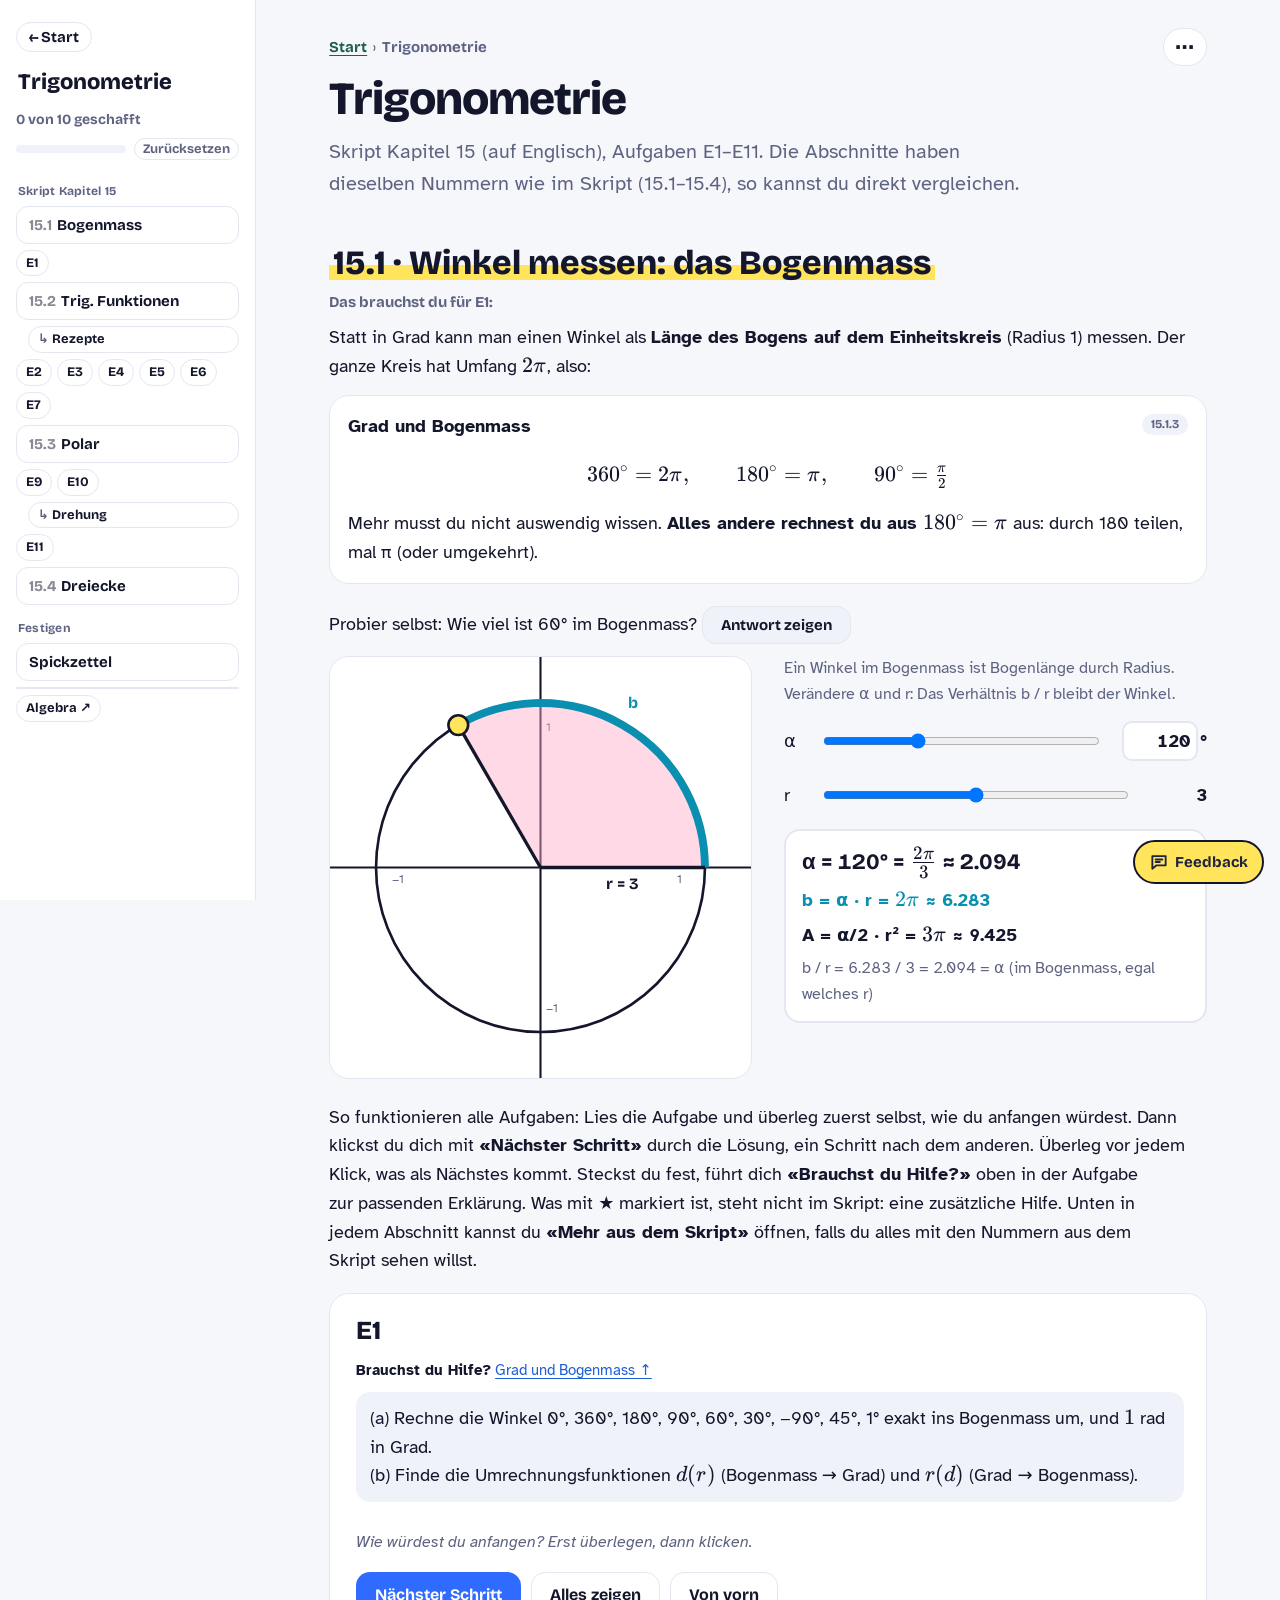
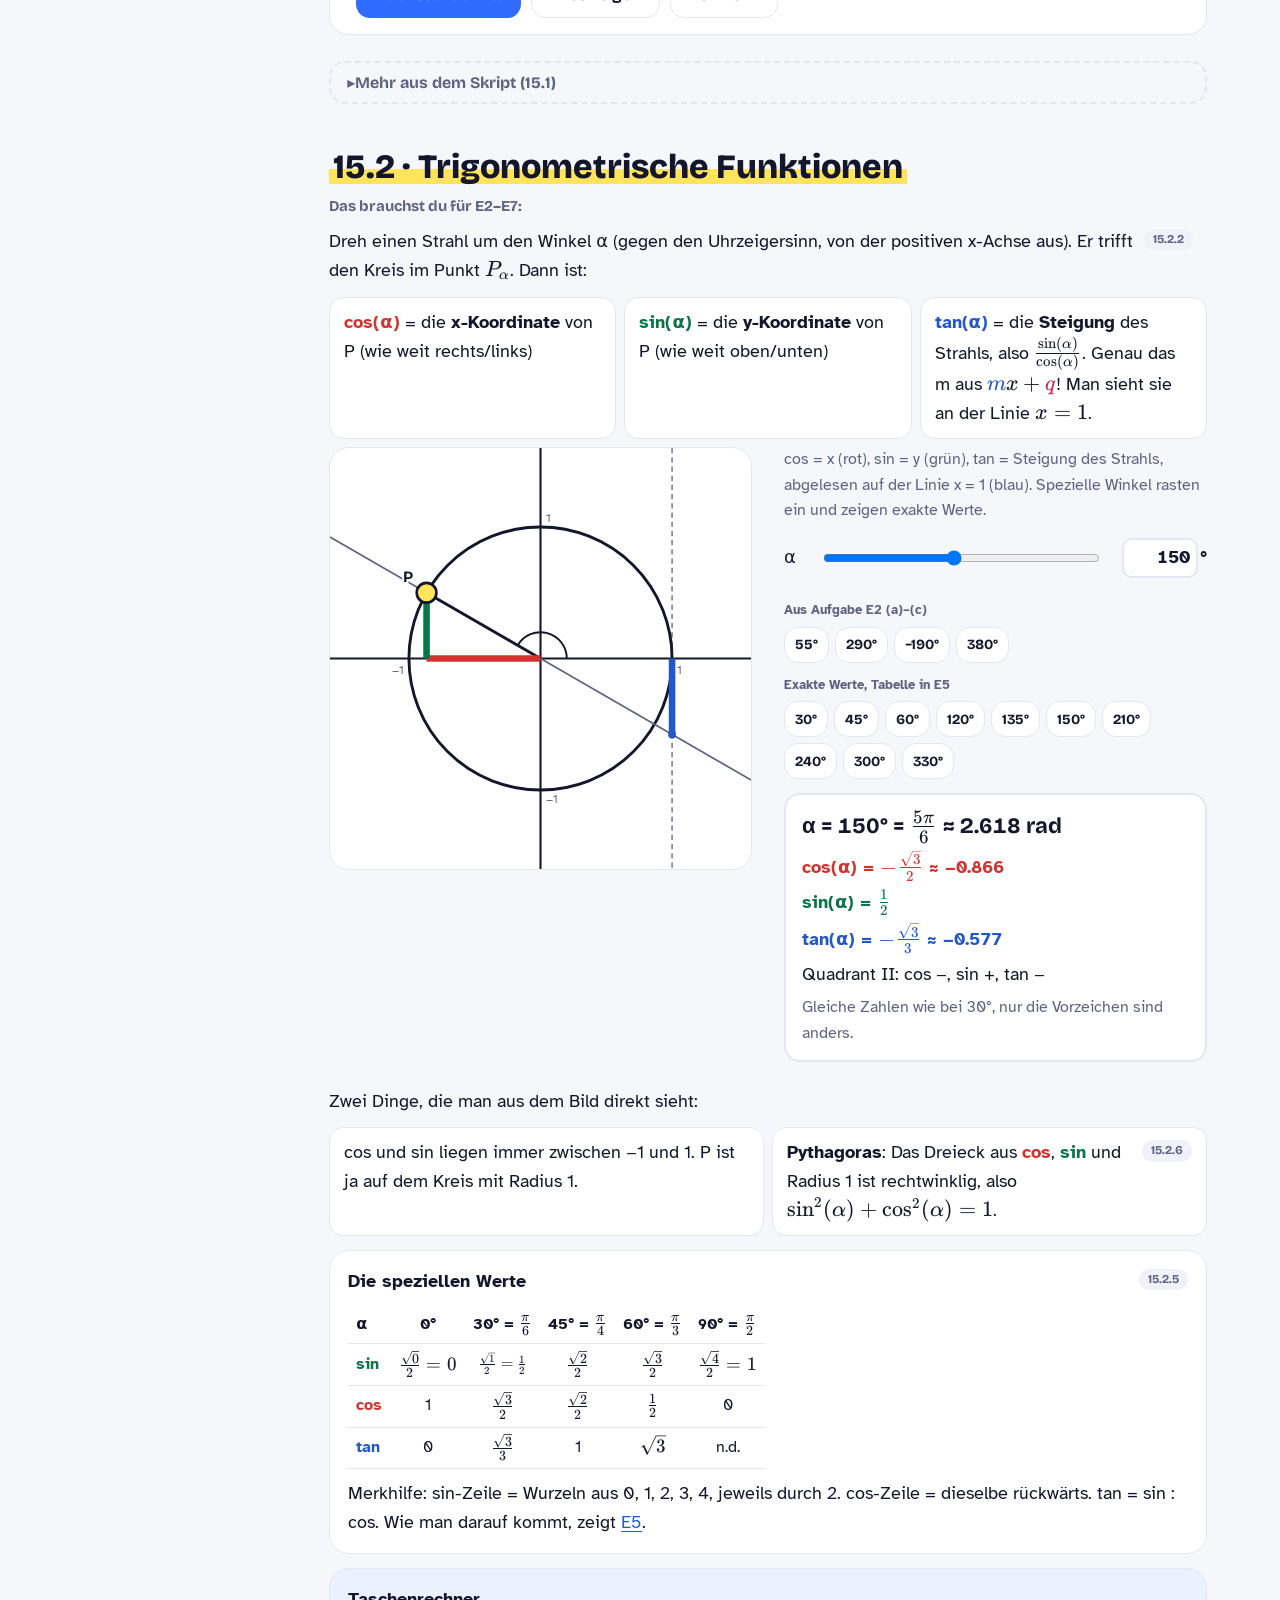
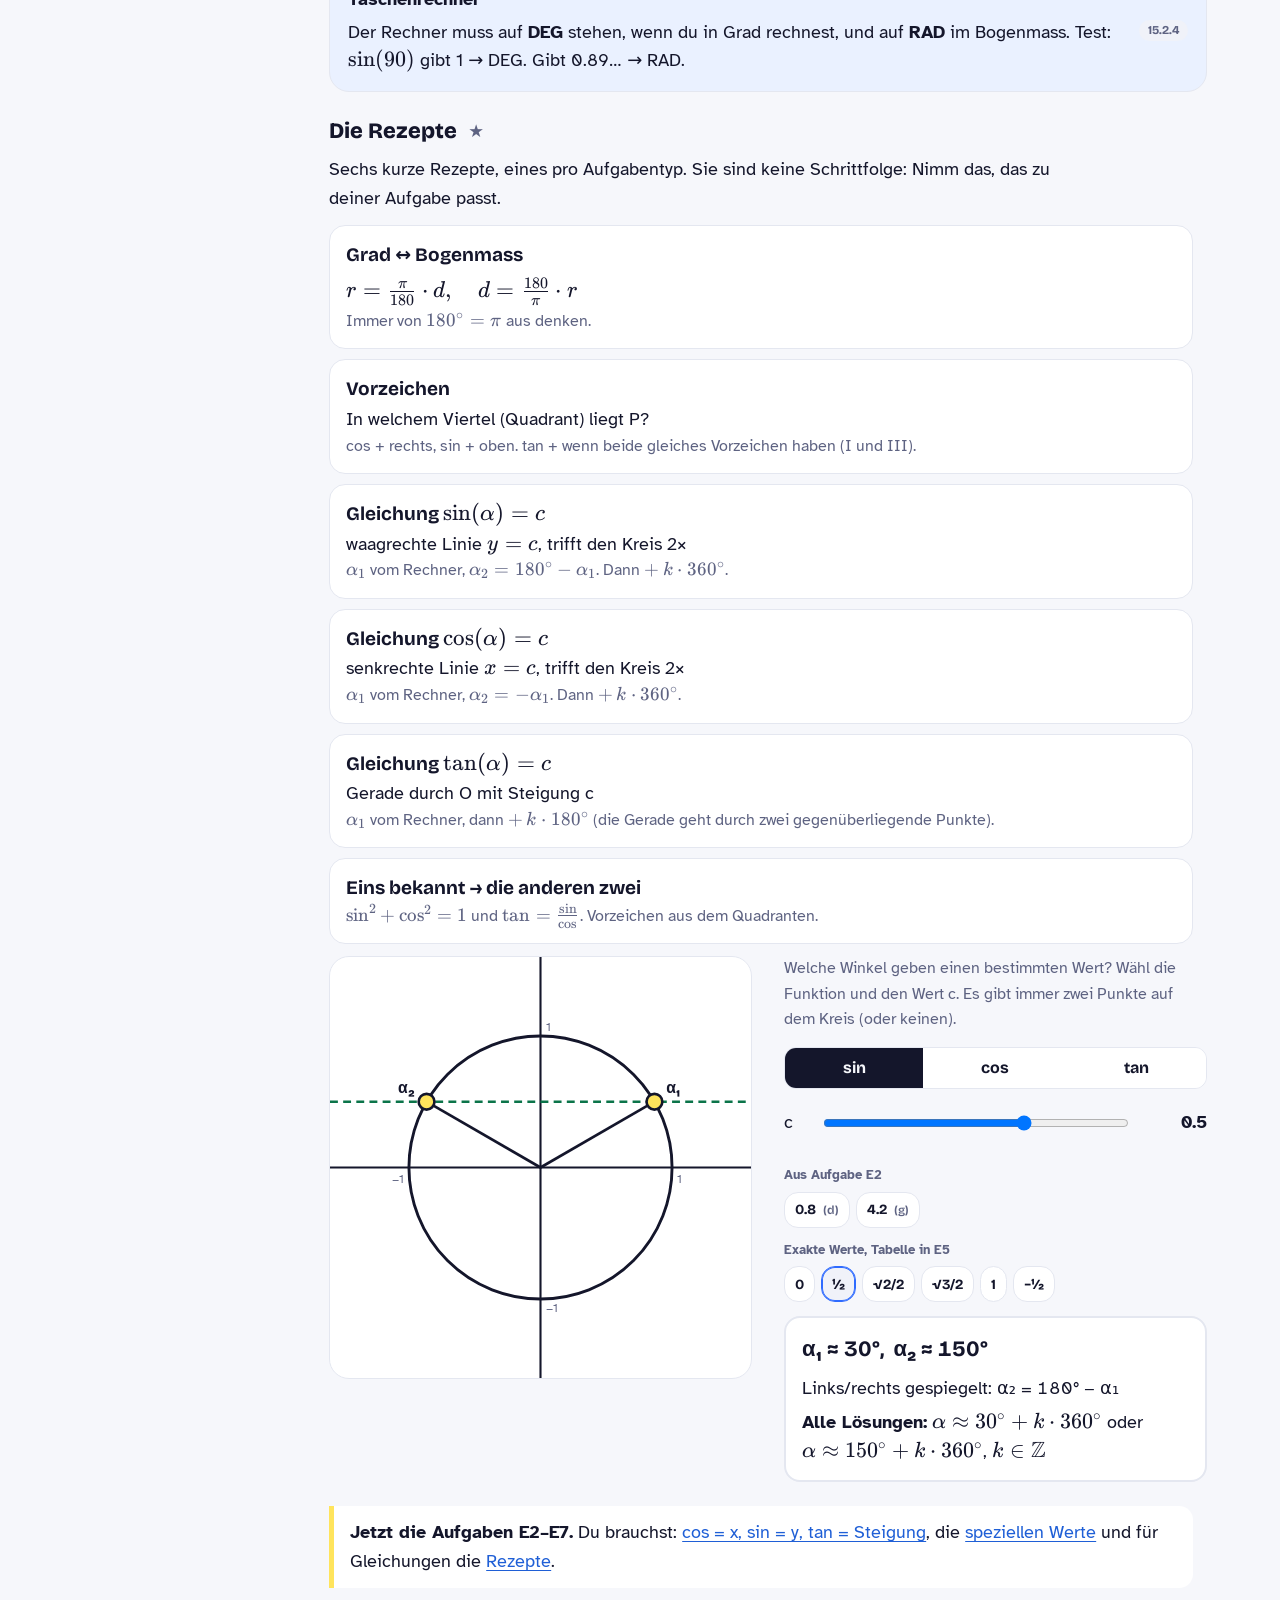
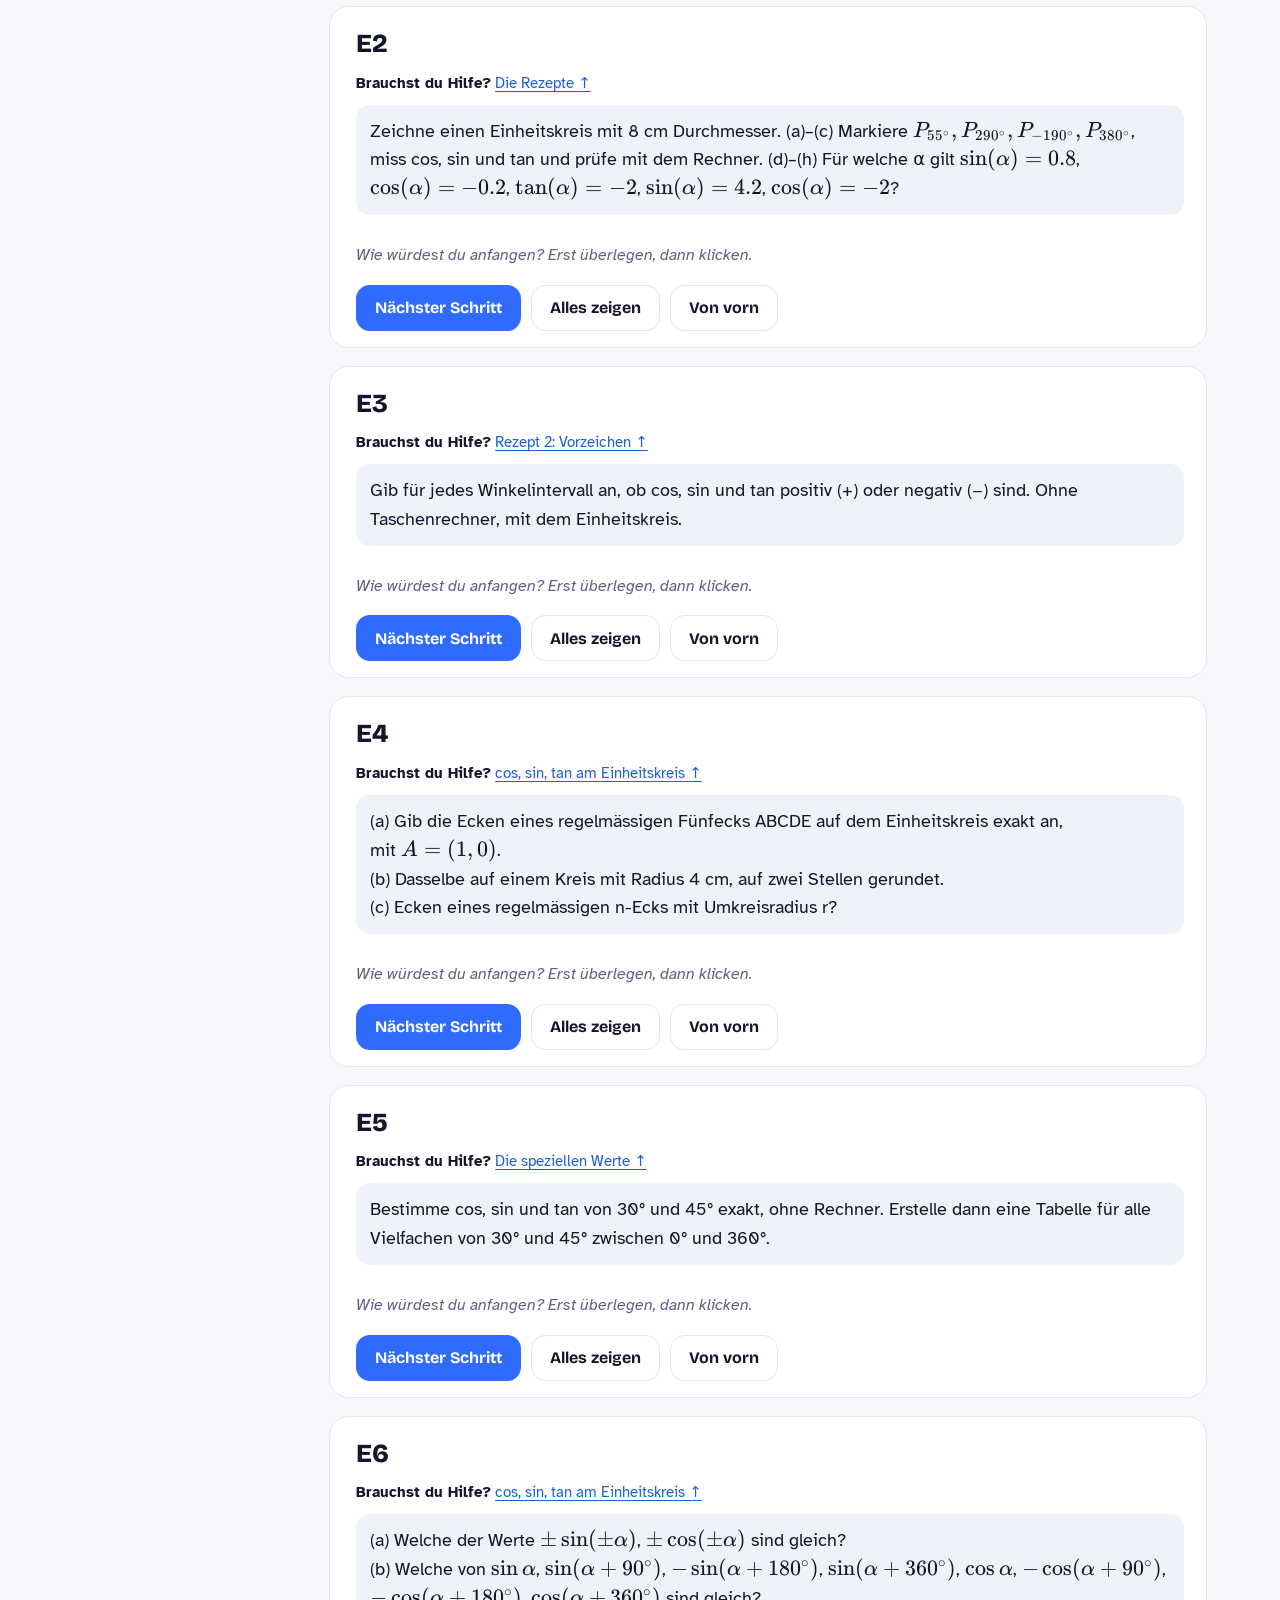
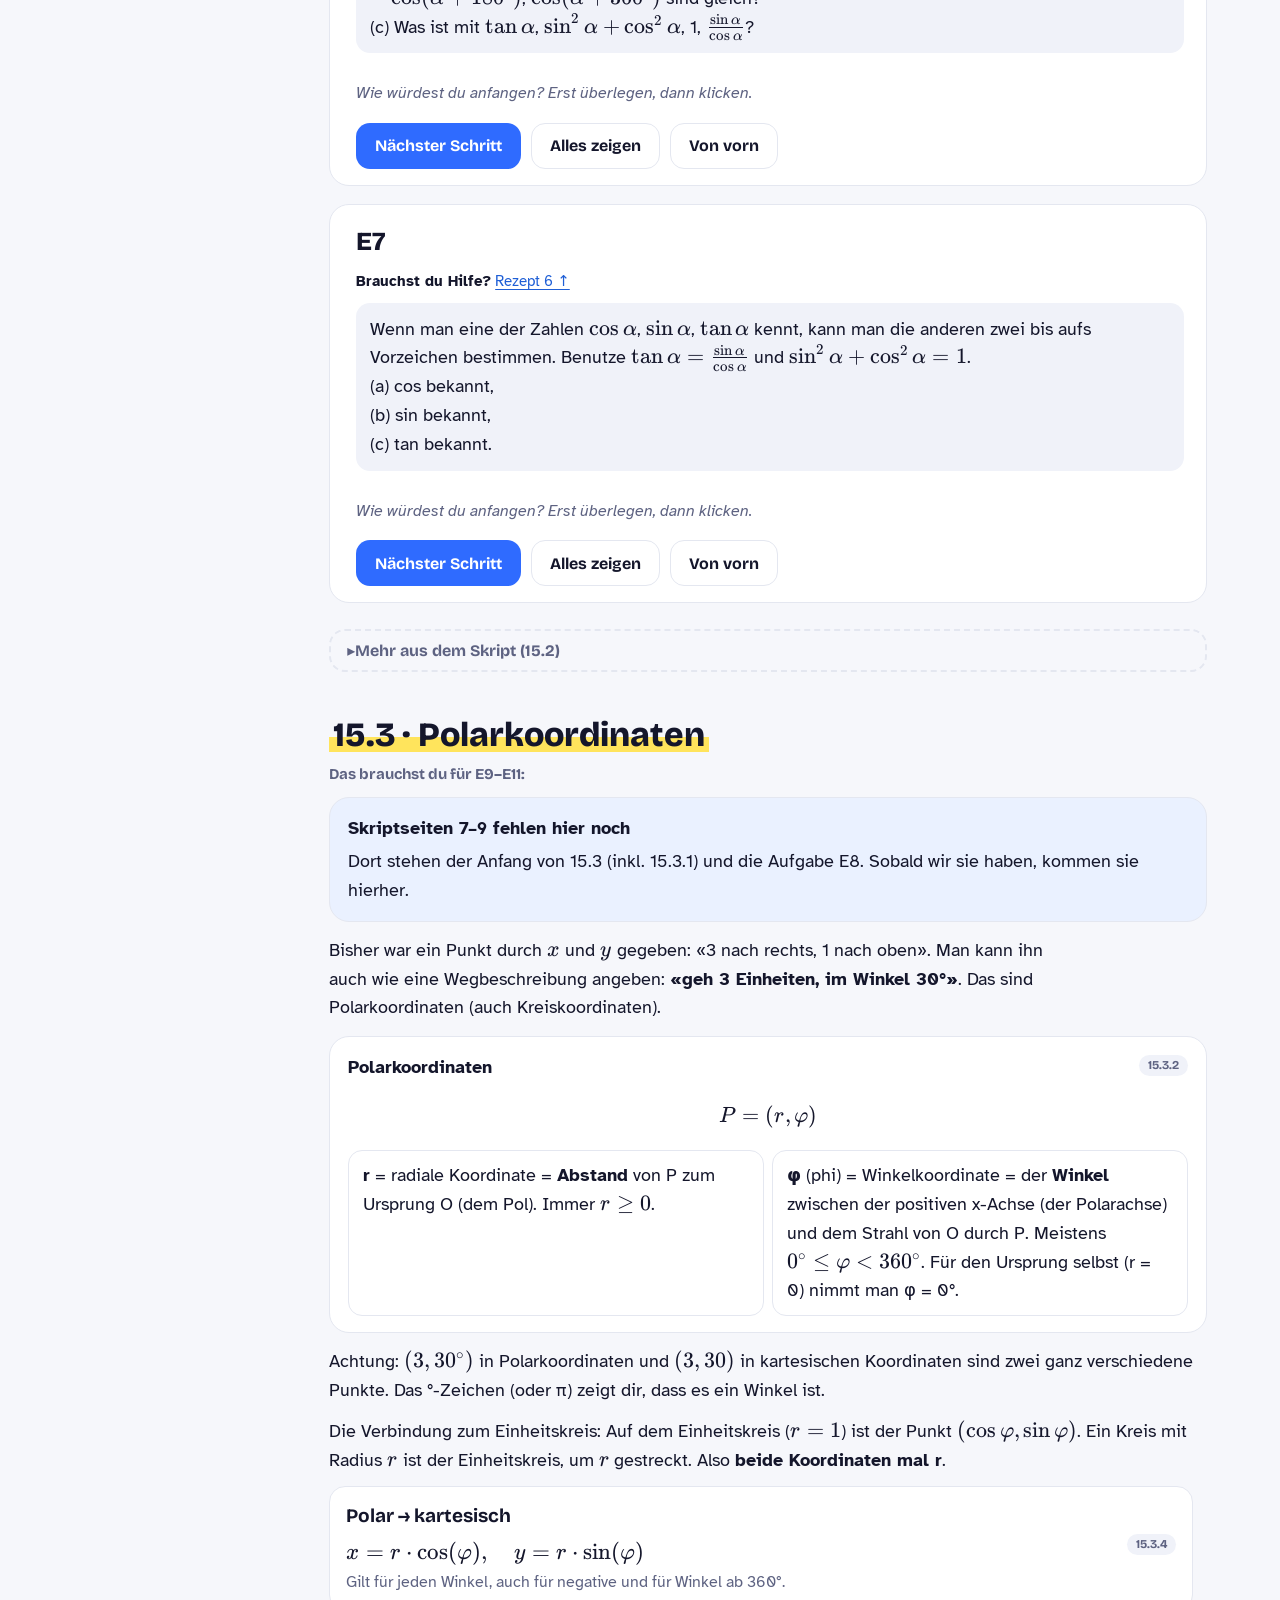
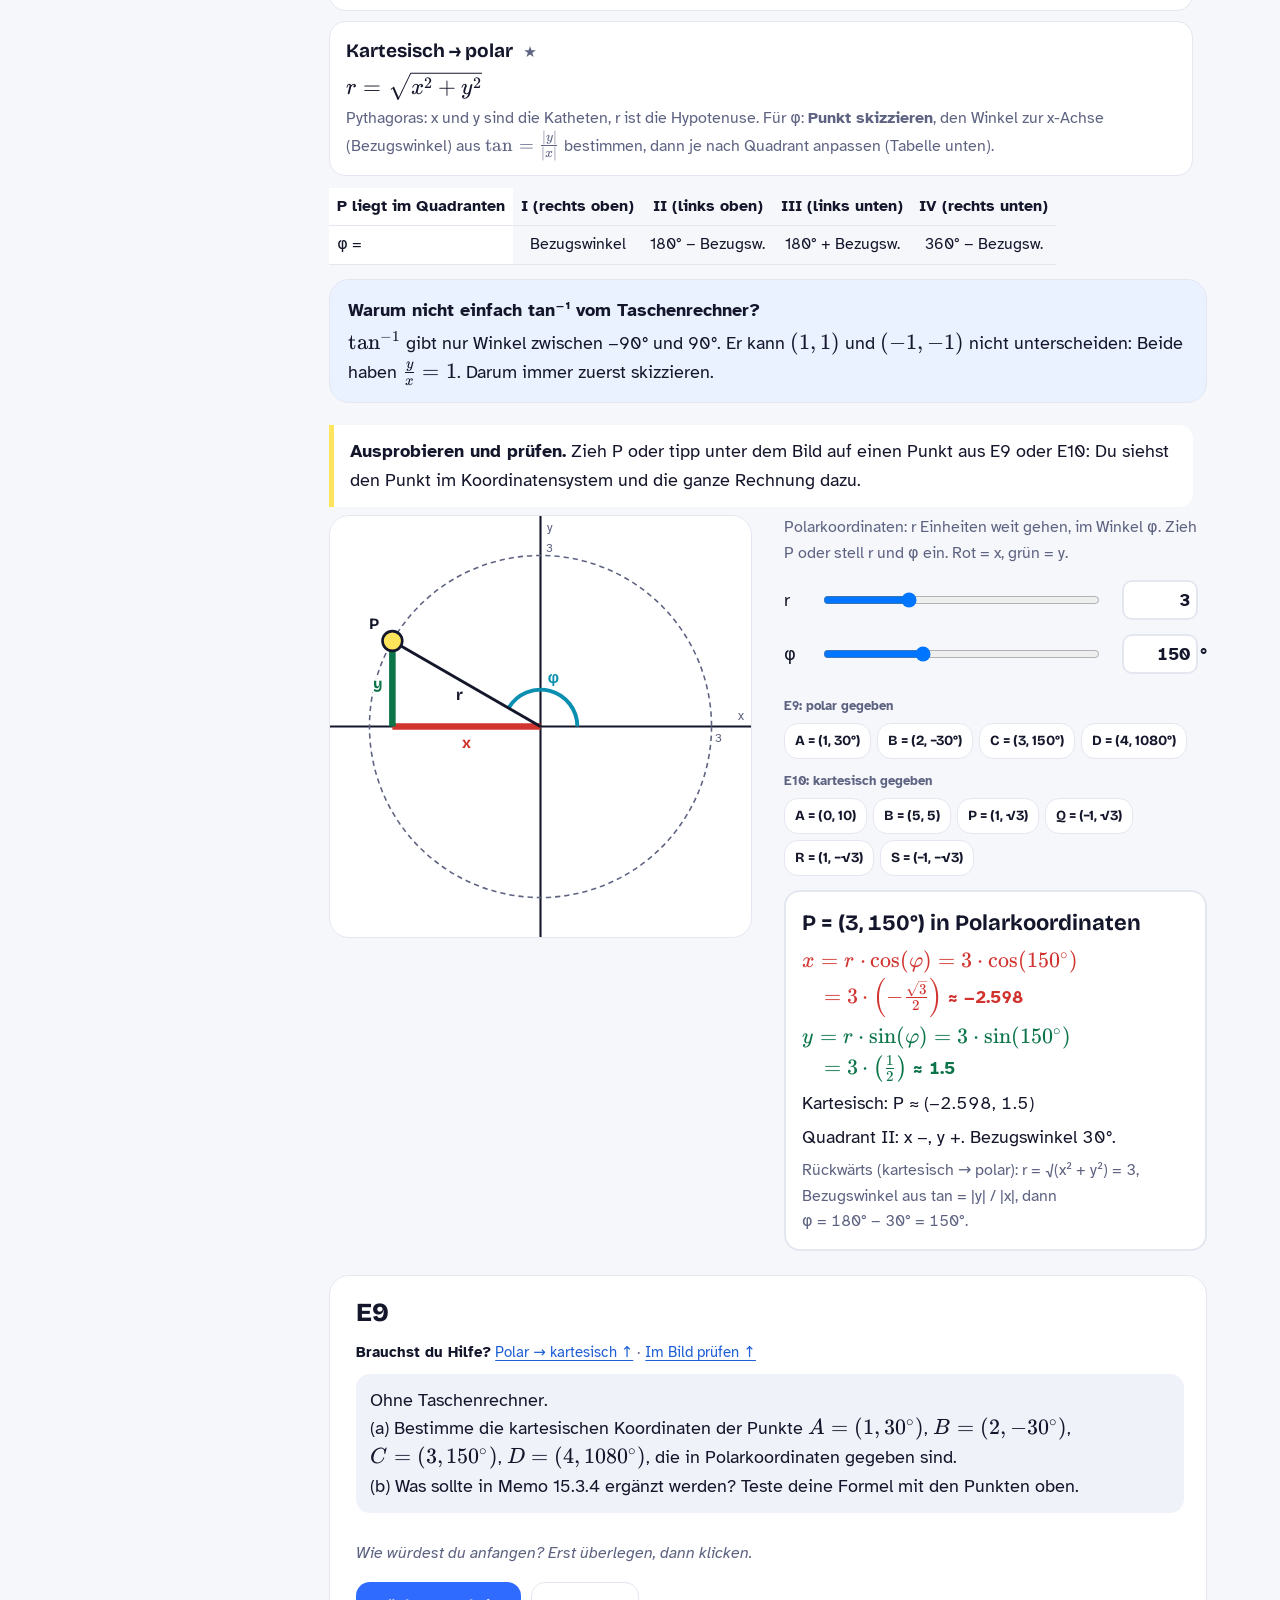
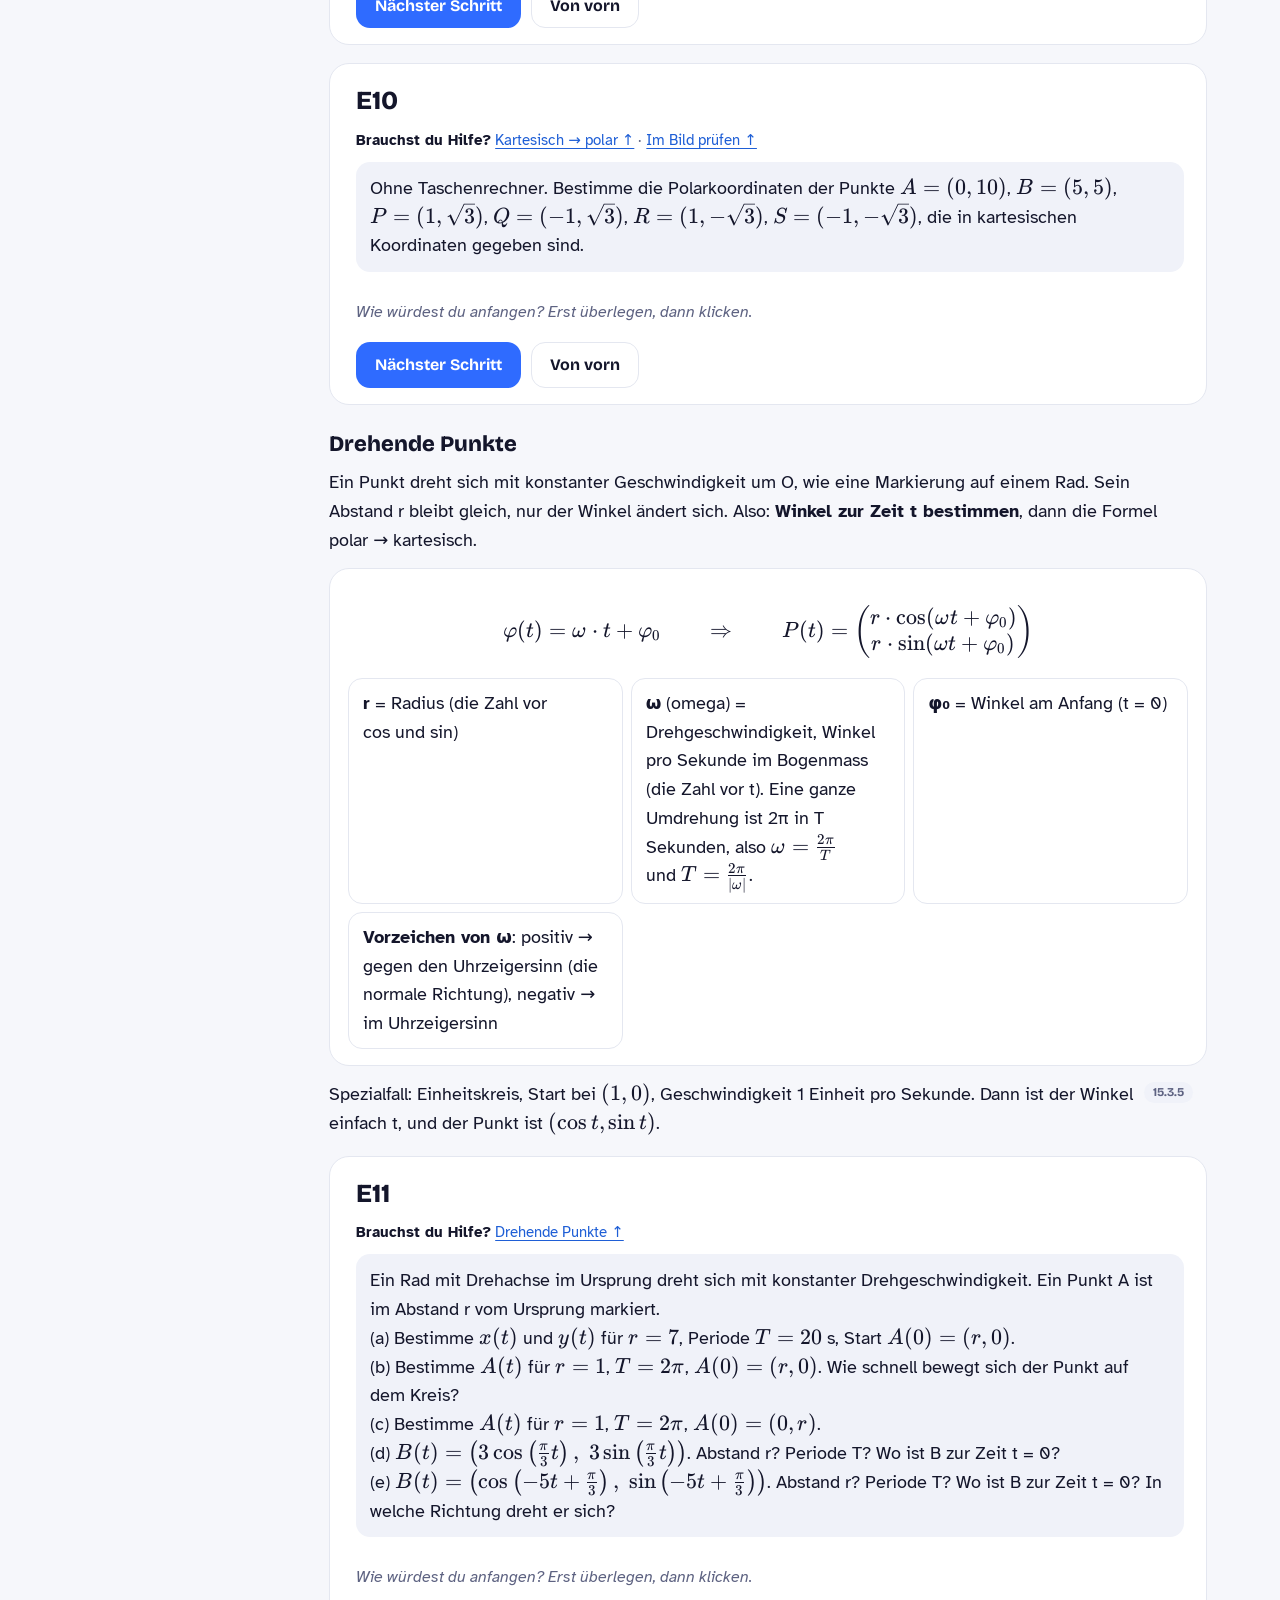
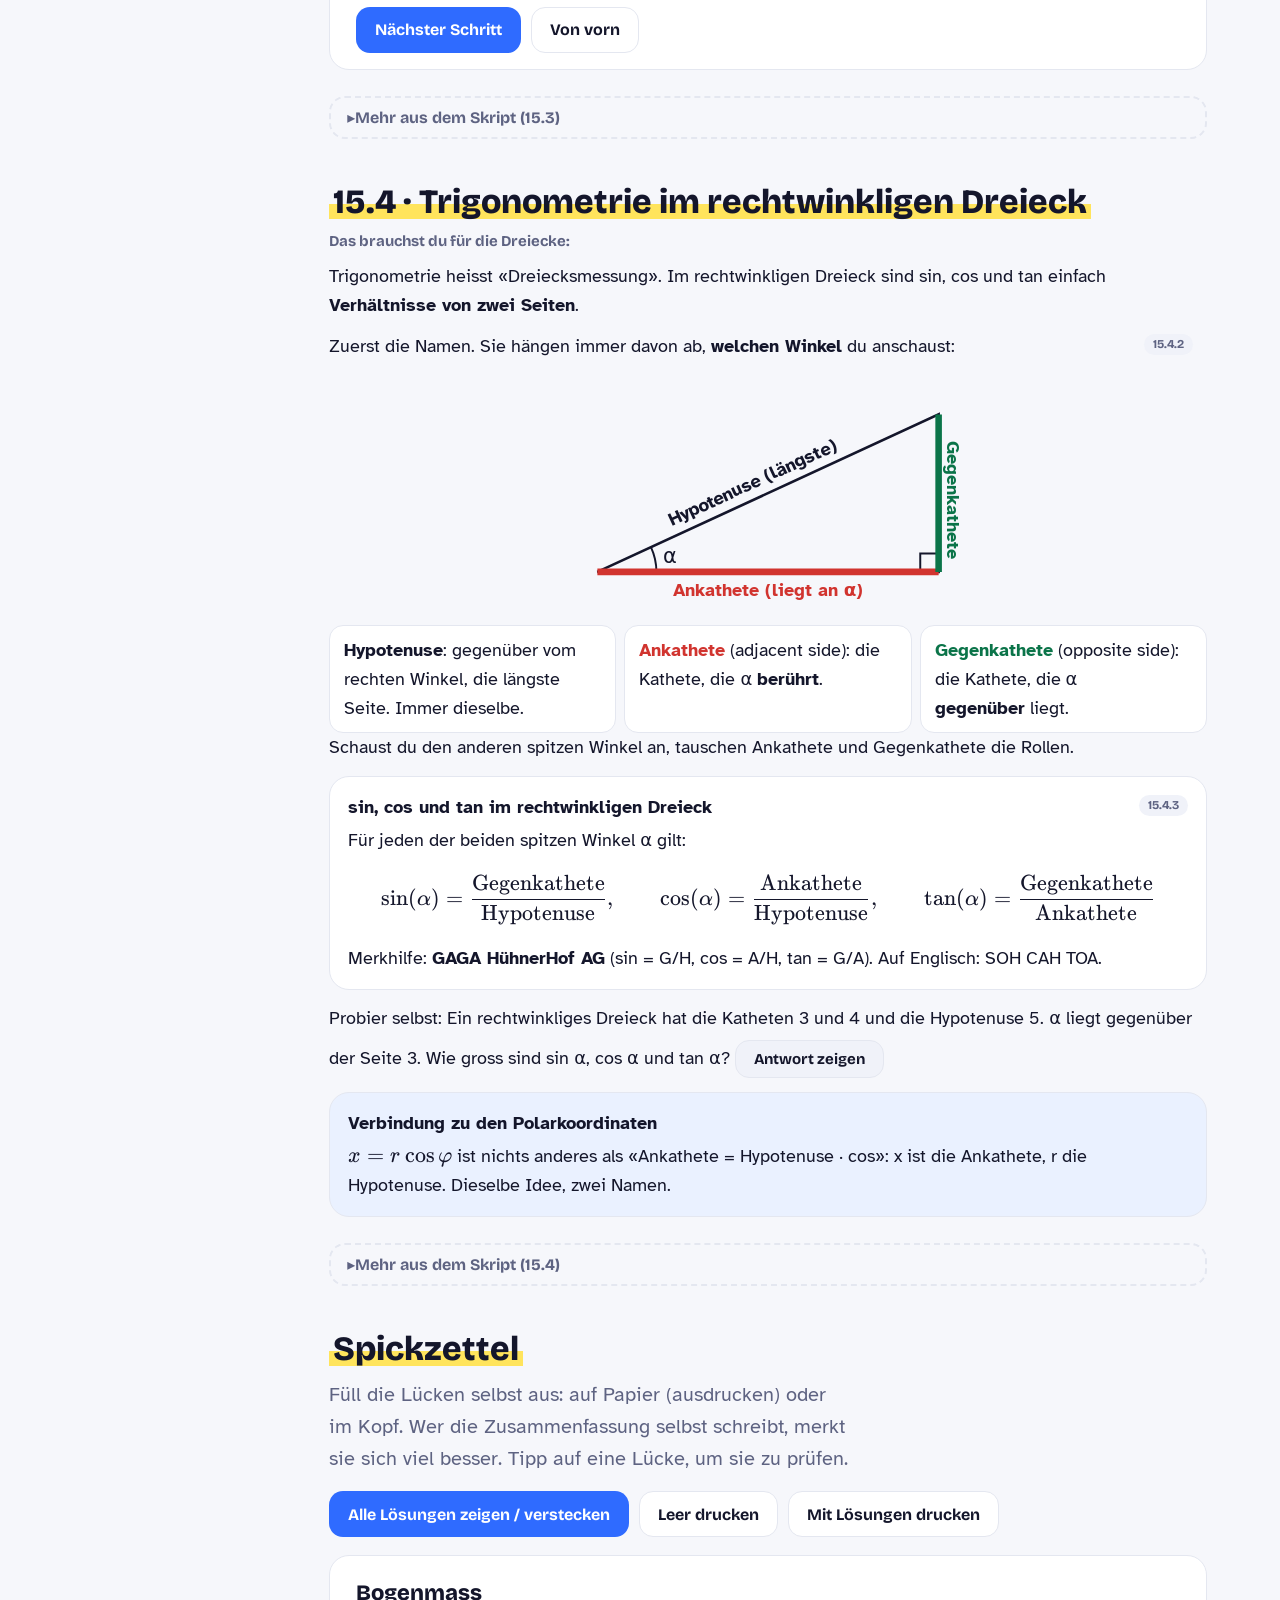
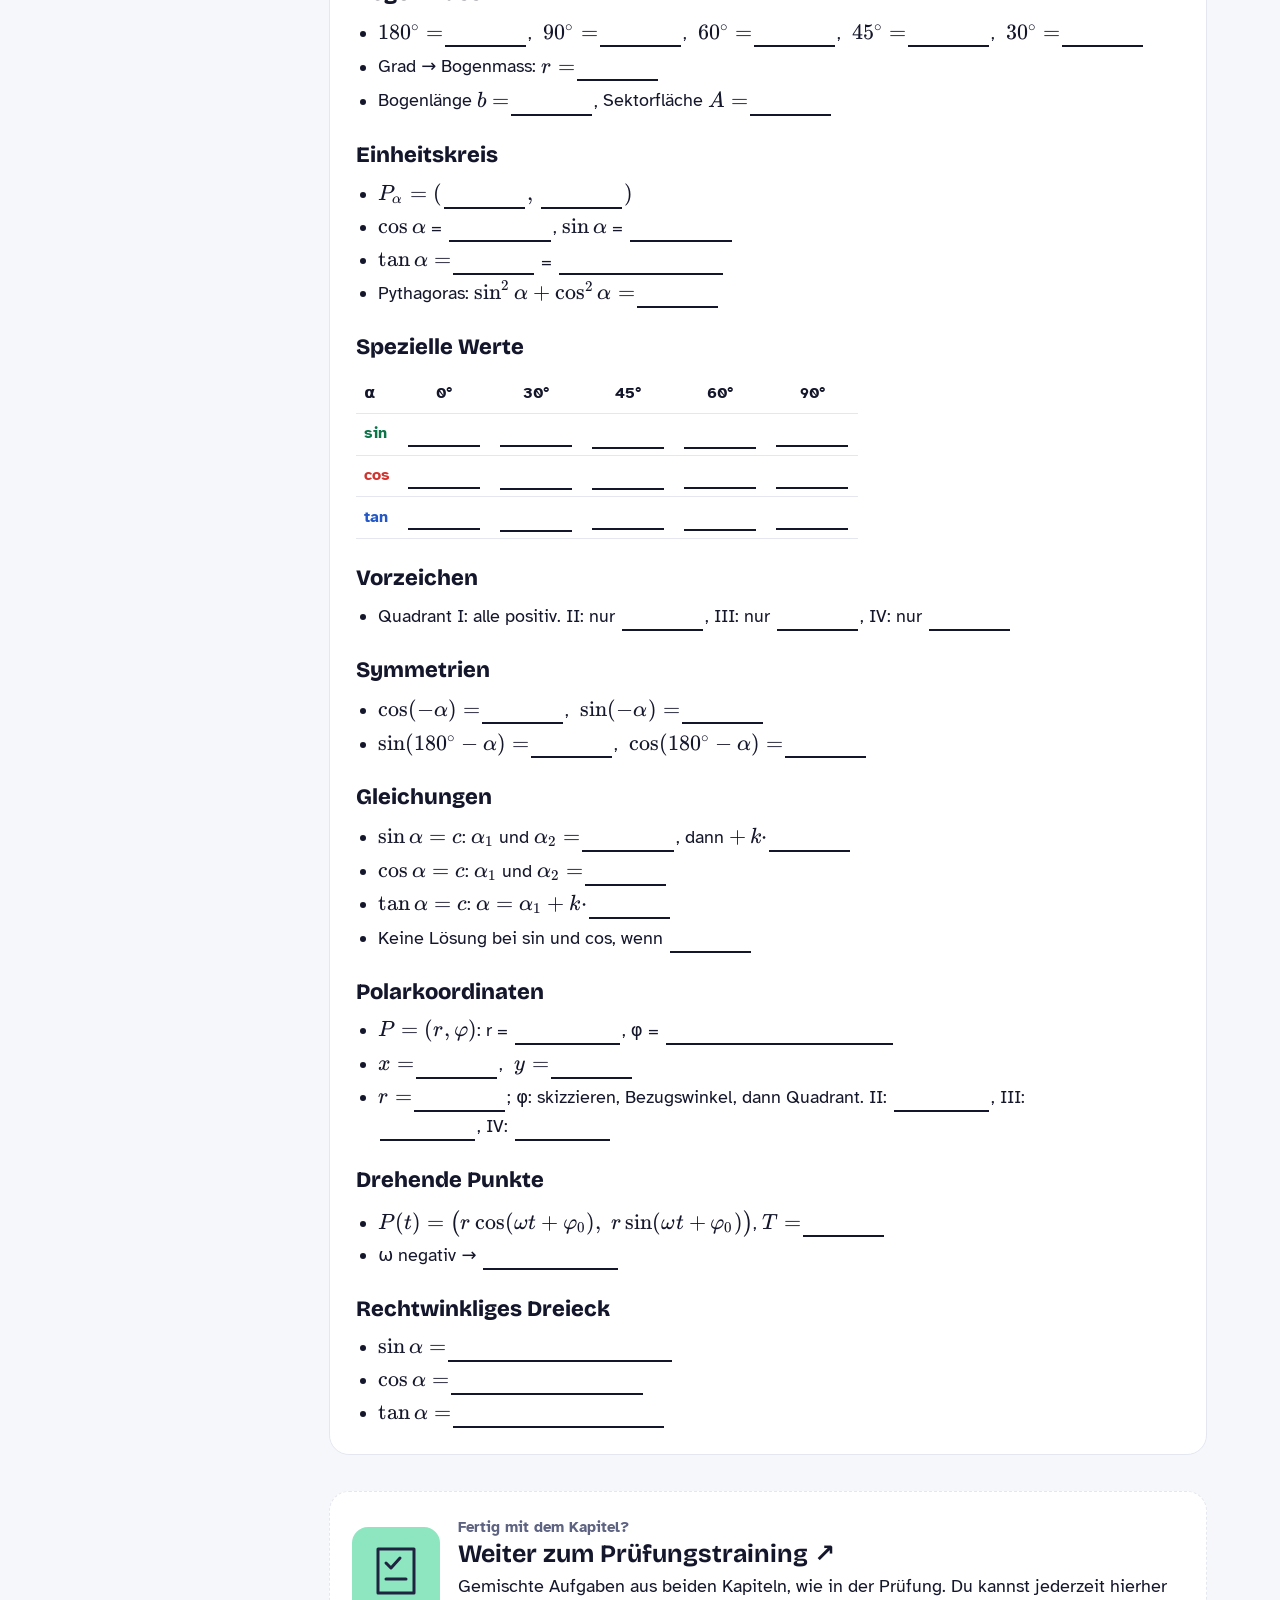
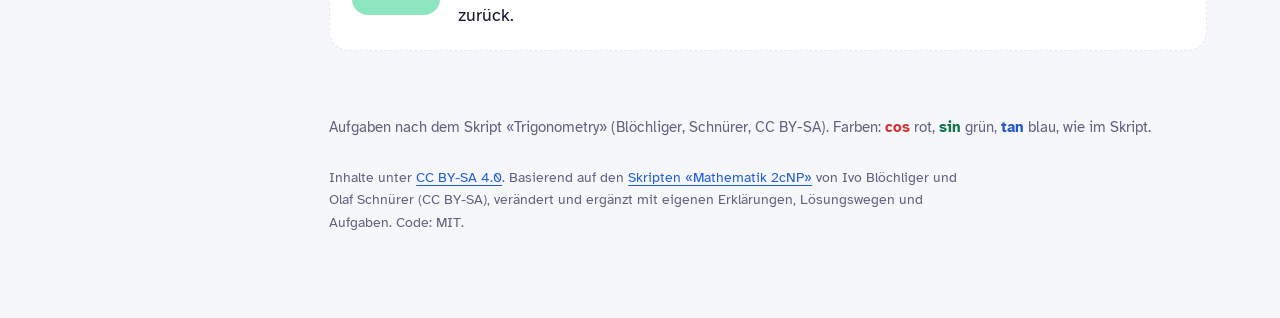
<file: trigonometrie/index.html>
<!DOCTYPE html>
<html lang="en">
<head>
<meta charset="utf-8">
<script src="../assets/theme.js?v=70"></script>
<script src="../assets/sitenav.js?v=38"></script>
<meta name="viewport" content="width=device-width, initial-scale=1, viewport-fit=cover">
<title>Trigonometry</title>
<link rel="icon" href="/favicon.svg" type="image/svg+xml"><link rel="apple-touch-icon" href="/apple-touch-icon.png"><link rel="manifest" href="/manifest.webmanifest"><meta name="apple-mobile-web-app-title" content="Mathe 2cNP"><meta name="apple-mobile-web-app-capable" content="yes"><meta name="mobile-web-app-capable" content="yes"><meta name="apple-mobile-web-app-status-bar-style" content="black-translucent"><meta name="theme-color" content="#fffdf8" media="(prefers-color-scheme: light)"><meta name="theme-color" content="#1f1a17" media="(prefers-color-scheme: dark)">
<link rel="preconnect" href="https://fonts.googleapis.com"><link rel="preconnect" href="https://fonts.gstatic.com" crossorigin>
<link rel="stylesheet" href="https://fonts.googleapis.com/css2?family=Atkinson+Hyperlegible:ital,wght@0,400;0,700;1,400&family=Bricolage+Grotesque:opsz,wght@12..96,600;12..96,700;12..96,800&display=swap">
<link rel="stylesheet" href="../assets/katex/katex.min.css">
<script defer src="../assets/katex/katex.min.js"></script>
<script defer src="../assets/katex/contrib/auto-render.min.js"></script>
<script defer src="../assets/steps.js?v=75"></script>
<link rel="stylesheet" href="../assets/style.css?v=80">
<link rel="stylesheet" href="../assets/clean.css?v=3">
</head>
<body>
<main class="wrap">
<nav class="langsw" aria-label="Sprache / language"><a href="de.html" lang="de">DE</a><a href="./" lang="en" aria-current="page">EN</a></nav>
<p class="crumb"><a href="../en.html">← Overview</a></p>
<h1>Trigonometry</h1>
<p class="lead">Script chapter 15, exercises E1–E11. The sections have the same numbers as in the script (15.1–15.4), so you can compare them directly.</p>

<nav class="nav" data-ph="Script chapter 15" aria-label="Sections"><ul>
  <li><a href="#bogenmass">Radians</a></li><li><a href="#e1">E1</a></li><li><a href="#kreis">Trig functions</a></li><li class="sub"><a href="#rezepte">Recipes</a></li>
  <li><a href="#e2">E2</a></li><li><a href="#e3">E3</a></li><li><a href="#e4">E4</a></li><li><a href="#e5">E5</a></li><li><a href="#e6">E6</a></li><li><a href="#e7">E7</a></li>
  <li><a href="#polar">Polar</a></li><li><a href="#e9">E9</a></li><li><a href="#e10">E10</a></li><li class="sub"><a href="#drehung">Rotation</a></li><li><a href="#e11">E11</a></li><li><a href="#dreieck">Triangles</a></li><li><a href="#spickzettel">Cheat sheet</a></li><li><a href="../grundlagen/">Algebra</a></li>
</ul></nav>

<h2 id="bogenmass">15.1 · Measuring angles: radians</h2>
<p class="need">What you need for E1:</p>
<p>Instead of degrees, you can measure an angle as the <b>length of the arc on the unit circle</b> (radius 1). The whole circle has circumference \(2\pi\), so:</p>
<div id="bsp-15-1-3" class="box"><b>Degrees and radians</b><span class="tag">15.1.3</span>$$360^\circ = 2\pi, \qquad 180^\circ = \pi, \qquad 90^\circ = \tfrac{\pi}{2}$$
<p style="margin:0">That's all you need to memorise. <b>Work everything else out from \(180^\circ = \pi\)</b>: divide by 180, multiply by π (or the other way round).</p></div>
<p>Try it yourself: what is 60° in radians? <button type="button" class="reveal" data-answer="t1">Show answer</button></p>
<p id="t1">\(60^\circ = \frac{60}{180}\pi = \frac{\pi}{3}\)</p>
<iframe class="embedded" data-mode="bogenmass" src="interaktiv.html?embed=1&amp;one=1&amp;lang=en#bogenmass" title="Try it out" loading="lazy"></iframe>

<p>Every exercise works the same way: read the task and first think about how you would start. Then click through the solution with <b>“Next step”</b>, one step at a time. Before each click, think about what comes next. If you get stuck, <b>“Need help?”</b> at the top of the exercise takes you to the matching explanation. Anything marked ★ is not in the script: extra help. At the end of each section you can open <b>“More from the script”</b> if you want everything with the script's numbers.</p>

<!-- E1 -->
<article class="ex" id="e1" data-mode="worked">
  <div class="ex-head"><h3>E1</h3></div>
  <p class="th"><b>Need help?</b> <a href="#bsp-15-1-3">Degrees and radians ↑</a></p>
  <div class="task">(a) Convert the angles 0°, 360°, 180°, 90°, 60°, 30°, −90°, 45°, 1° exactly into radians, and \(1\) rad into degrees.<br>(b) Find the conversion functions \(d(r)\) (radians → degrees) and \(r(d)\) (degrees → radians).</div>
  <ol class="steps">
    <li class="step"><span class="nr">STEP 1</span><h4>The one thing you need to know</h4>
      <p class="why">Half a circle: half the circumference of the unit circle is π.</p>
      <div class="calc">$$180^\circ = \pi$$</div></li>
    <li class="step"><span class="nr">STEP 2</span><h4>Degrees → radians: divide by 180, multiply by π</h4>
      <p class="why">How many “180°” is it? That many π.</p>
      <div class="calc">$$\begin{aligned} 360^\circ &= 2\pi & 90^\circ &= \tfrac{90}{180}\pi = \tfrac{\pi}{2} & 60^\circ &= \tfrac{\pi}{3} \\ 30^\circ &= \tfrac{\pi}{6} & -90^\circ &= -\tfrac{\pi}{2} & 45^\circ &= \tfrac{\pi}{4} \\ 1^\circ &= \tfrac{\pi}{180} & 0^\circ &= 0 \end{aligned}$$</div></li>
    <li class="step"><span class="nr">STEP 3</span><h4>Radians → degrees: divide by π, multiply by 180</h4>
      <div class="calc">$$1 = \tfrac{180^\circ}{\pi} \approx 57.3^\circ$$</div></li>
    <li class="step"><span class="nr">STEP 4</span><h4>(b) Write it as functions</h4>
      <p class="why">The calculations from steps 2 and 3, just with a letter instead of a number: r = angle in radians, d = angle in degrees.</p>
      <div class="calc">$$d(r) = \frac{180}{\pi}\cdot r, \qquad r(d) = \frac{\pi}{180}\cdot d$$
      <p>Check: \(d(\pi) = 180\) ✓, \(r(180) = \pi\) ✓</p></div></li>
  </ol>
  <div class="done">Only remember \(180^\circ = \pi\). Work out the rest each time.</div>
</article>

<details class="more"><summary>More from the script (15.1)</summary>
<p class="ref" style="margin:0 0 10px"><a href="https://fginfo.ksbg.ch/dokuwiki/doku.php?id=lehrkraefte:snr:klasse-ib-2025" target="_blank" rel="noopener"><b>In the script</b></a> (p. 1–3): Definition 15.1.2 (radian) · Examples 15.1.3 · Corollary 15.1.7 · Memo 15.1.9 · Exercise E1</p>

<div id="def-15-1-2" class="box"><b>Definition 15.1.2: radian</b><p style="margin:4px 0 0">Draw a circle with any radius r around the vertex of the angle. The angle cuts out an arc of length b. Then</p>$$\alpha = \frac{b}{r}\ \text{rad}$$<p style="margin:0">This doesn't depend on r: a circle twice as big has an arc twice as long, so the fraction stays the same. That's why you may just as well use the <b>unit circle</b> (r = 1): then the angle is simply the arc length (Memo 15.1.9). You may leave out “rad”, 1 rad = 1. Calculators and programs (e.g. Python) almost always work in radians.</p></div>
<div class="box"><b>Corollary 15.1.7: arc length and sector area</b><p style="margin:4px 0 0">In a circle with radius r, the angle α (in radians) gives</p>$$b = \alpha\cdot r, \qquad A = \frac{\alpha}{2}\cdot r^2$$<p style="margin:0">Check with the full circle, \(\alpha = 2\pi\): \(b = 2\pi r\) (circumference) ✓, \(A = \pi r^2\) ✓</p></div>
</details>

<h2 id="kreis">15.2 · Trigonometric functions</h2>
<p class="need">What you need for E2–E7:</p>
<p id="def-15-2-2"><span class="tag">15.2.2</span>Turn a ray by the angle α (anticlockwise, starting from the positive x-axis). It meets the circle at the point \(P_\alpha\). Then:</p>
<ul class="sub">
  <li><span class="cc">cos(α)</span> = the <b>x-coordinate</b> of P (how far right/left)</li>
  <li><span class="ss">sin(α)</span> = the <b>y-coordinate</b> of P (how far up/down)</li>
  <li><span class="tt">tan(α)</span> = the <b>slope</b> of the ray, i.e. \(\frac{\sin(\alpha)}{\cos(\alpha)}\). Exactly the m from \(\m x + \q\)! You can see it on the line \(x = 1\).</li>
</ul>
<iframe class="embedded" data-mode="einheitskreis" src="interaktiv.html?embed=1&amp;one=1&amp;lang=en#einheitskreis" title="Try it out" loading="lazy"></iframe>
<p>Two things you can see straight from the picture:</p>
<ul class="sub">
  <li>cos and sin are always between −1 and 1. P is on a circle of radius 1, after all.</li>
  <li id="satz-15-2-6"><b>Pythagoras</b><span class="tag">15.2.6</span>: the triangle made of <span class="cc">cos</span>, <span class="ss">sin</span> and radius 1 is right-angled, so \(\sin^2(\alpha) + \cos^2(\alpha) = 1\).</li>
</ul>

<div id="memo-15-2-5" class="box"><b>The special values</b><span class="tag">15.2.5</span>
<div class="tbl"><table><tr><th>α</th><th>0°</th><th>30° = \(\frac{\pi}{6}\)</th><th>45° = \(\frac{\pi}{4}\)</th><th>60° = \(\frac{\pi}{3}\)</th><th>90° = \(\frac{\pi}{2}\)</th></tr>
<tr><td><span class="ss">sin</span></td><td>\(\frac{\sqrt0}{2} = 0\)</td><td>\(\frac{\sqrt1}{2} = \frac12\)</td><td>\(\frac{\sqrt2}{2}\)</td><td>\(\frac{\sqrt3}{2}\)</td><td>\(\frac{\sqrt4}{2} = 1\)</td></tr>
<tr><td><span class="cc">cos</span></td><td>1</td><td>\(\frac{\sqrt3}{2}\)</td><td>\(\frac{\sqrt2}{2}\)</td><td>\(\frac12\)</td><td>0</td></tr>
<tr><td><span class="tt">tan</span></td><td>0</td><td>\(\frac{\sqrt3}{3}\)</td><td>1</td><td>\(\sqrt3\)</td><td>n.d.</td></tr></table></div>
<p style="margin:0">Memory aid: sin row = square roots of 0, 1, 2, 3, 4, each divided by 2. cos row = the same backwards. tan = sin : cos. How to get there is shown in <a href="#e5">E5</a>.</p></div>
<div id="memo-15-2-4" class="box tip"><b>Calculator</b><span class="tag">15.2.4</span> The calculator must be set to <b>DEG</b> when you work in degrees and to <b>RAD</b> for radians. Test: \(\sin(90)\) gives 1 → DEG. Gives 0.89… → RAD.</div>

<h3 id="rezepte">The recipes <span class="xtra" title="Not in the script: a help from Kate">★</span></h3>
<p>Six short recipes, one for each type of task. They are not a sequence: pick the one that fits your task.</p>
<ol class="recipe set">
  <li><div><b>Degrees ↔ radians</b><span class="f">\(r = \frac{\pi}{180}\cdot d, \quad d = \frac{180}{\pi}\cdot r\)</span><small>Always think from \(180^\circ = \pi\).</small></div></li>
  <li><div><b>Signs</b>In which quarter (quadrant) does P lie?<small>cos + on the right, sin + at the top. tan + when both have the same sign (I and III).</small></div></li>
  <li><div><b>Equation \(\sin(\alpha) = c\)</b>horizontal line \(y = c\), meets the circle twice<small>\(\alpha_1\) from the calculator, \(\alpha_2 = 180^\circ - \alpha_1\). Then \(+\,k\cdot 360^\circ\).</small></div></li>
  <li><div><b>Equation \(\cos(\alpha) = c\)</b>vertical line \(x = c\), meets the circle twice<small>\(\alpha_1\) from the calculator, \(\alpha_2 = -\alpha_1\). Then \(+\,k\cdot 360^\circ\).</small></div></li>
  <li><div><b>Equation \(\tan(\alpha) = c\)</b>line through O with slope c<small>\(\alpha_1\) from the calculator, then \(+\,k\cdot 180^\circ\) (the line passes through two opposite points).</small></div></li>
  <li><div><b>One known → the other two</b><small>\(\sin^2 + \cos^2 = 1\) and \(\tan = \frac{\sin}{\cos}\). Signs from the quadrant.</small></div></li>
</ol>

<iframe class="embedded" data-mode="gleichungen" src="interaktiv.html?embed=1&amp;one=1&amp;lang=en#gleichungen" title="Try it out" loading="lazy"></iframe>


<p class="bridge"><b>Now exercises E2–E7.</b> You need: <a href="#def-15-2-2">cos = x, sin = y, tan = slope</a>, the <a href="#memo-15-2-5">special values</a> and, for equations, the <a href="#rezepte">recipes</a>.</p>

<!-- E2 -->
<article class="ex" id="e2" data-mode="faded">
  <div class="ex-head"><h3>E2</h3></div>
  <p class="th"><b>Need help?</b> <a href="#rezepte">The recipes ↑</a></p>
  <div class="task">Draw a unit circle with a diameter of 8 cm. (a)–(c) Mark \(P_{55^\circ}, P_{290^\circ}, P_{-190^\circ}, P_{380^\circ}\), measure cos, sin and tan and check with the calculator. (d)–(h) For which α is \(\sin(\alpha) = 0.8\), \(\cos(\alpha) = -0.2\), \(\tan(\alpha) = -2\), \(\sin(\alpha) = 4.2\), \(\cos(\alpha) = -2\)?</div>
  <ol class="steps">
    <li class="step"><span class="nr">TIP</span><h4>Measure in units, not in cm</h4>
      <p class="why">8 cm diameter = 4 cm radius = 1 unit. So divide the measured cm by 4. In the <a href="#kreis">unit circle above</a> you can set any angle and compare.</p></li>
    <li class="step"><span class="nr">(a)(b)</span><h4>Read off cos = x, sin = y</h4>
      <p class="why">Careful: 380° = 360° + 20°, the same point as 20°. −190° means: 190° clockwise.</p>
      <div class="calc">$$\begin{aligned} \cos 55^\circ &\approx 0.574, & \sin 55^\circ &\approx 0.819 \\ \cos 290^\circ &\approx 0.342, & \sin 290^\circ &\approx -0.940 \\ \cos(-190^\circ) &\approx -0.985, & \sin(-190^\circ) &\approx 0.174 \\ \cos 380^\circ &\approx 0.940, & \sin 380^\circ &\approx 0.342 \end{aligned}$$</div></li>
    <li class="step"><span class="nr">(c)</span><h4>Read off tan on the line x = 1</h4>
      <div class="calc">$$\begin{aligned} \tan 55^\circ &\approx 1.428 & \tan 290^\circ &\approx -2.747 \\ \tan(-190^\circ) &\approx -0.176 & \tan 380^\circ &\approx 0.364 \end{aligned}$$</div></li>
    <li class="step"><span class="nr">(d)</span><h4>\(\sin(\alpha) = 0.8\)</h4>
      <p class="why">Draw the horizontal line y = 0.8. It meets the circle twice, mirrored left and right.</p>
      <div class="calc">$$\alpha_1 \approx 53.1^\circ, \quad \alpha_2 = 180^\circ - 53.1^\circ \approx 126.9^\circ, \qquad \alpha = \alpha_{1,2} + k\cdot 360^\circ,\ k \in \mathbb{Z}$$
      <p>\(k\cdot 360^\circ\): every full turn more or less lands on the same point again. That's why there are infinitely many solutions.</p></div></li>
    <li class="step"><span class="nr">(e)</span><h4>\(\cos(\alpha) = -0.2\)</h4>
      <p class="why">Vertical line x = −0.2. The two points are mirrored top and bottom.</p>
      <div class="calc">$$\alpha \approx \pm 101.5^\circ + k\cdot 360^\circ \quad(\text{so also } 258.5^\circ)$$</div></li>
    <li class="step"><span class="nr">(f)</span><h4>\(\tan(\alpha) = -2\)</h4>
      <p class="why">Line through O with slope −2. It meets the circle at two opposite points, 180° apart.</p>
      <div class="calc">$$\alpha \approx 116.6^\circ + k\cdot 180^\circ$$<p>The calculator gives \(-63.4^\circ\): the same family (\(-63.4^\circ + 180^\circ = 116.6^\circ\)).</p></div></li>
    <li class="step"><span class="nr">(g)(h)</span><h4>\(\sin(\alpha) = 4.2\), \(\cos(\alpha) = -2\)</h4>
      <div class="calc"><p>No solution: cos and sin are always between −1 and 1.</p></div></li>
  </ol>
</article>

<!-- E3 -->
<article class="ex" id="e3" data-mode="worked">
  <div class="ex-head"><h3>E3</h3></div>
  <p class="th"><b>Need help?</b> <a href="#rezepte">Recipe 2: signs ↑</a></p>
  <div class="task">For each angle interval, say whether cos, sin and tan are positive (+) or negative (−). No calculator, use the unit circle.</div>
  <ol class="steps">
    <li class="step"><span class="nr">STEP 1</span><h4>cos = x</h4>
      <p class="why">P to the right of the y-axis → cos positive. That's between −90° and 90°.</p></li>
    <li class="step"><span class="nr">STEP 2</span><h4>sin = y</h4>
      <p class="why">P above the x-axis → sin positive. That's between 0° and 180°.</p></li>
    <li class="step"><span class="nr">STEP 3</span><h4>tan = sin / cos</h4>
      <p class="why">Same signs divided → +, different → −. So tan is positive in quadrants I and III.</p></li>
    <li class="step"><span class="nr">STEP 4</span><h4>Fill in the table</h4>
      <p class="why">Negative angles: count clockwise. \((-180^\circ, -90^\circ)\) is the same quarter as \((180^\circ, 270^\circ)\).</p>
      <div class="calc"><div class="tbl"><table>
        <tr><th>Interval</th><th>(0°, 90°)</th><th>(90°, 180°)</th><th>(180°, 270°)</th><th>(270°, 360°)</th><th>(−180°, −90°)</th><th>(−90°, 0°)</th></tr>
        <tr><td>Quadrant</td><td>I</td><td>II</td><td>III</td><td>IV</td><td>III</td><td>IV</td></tr>
        <tr><td><span class="cc">cos</span></td><td>+</td><td>−</td><td>−</td><td>+</td><td>−</td><td>+</td></tr>
        <tr><td><span class="ss">sin</span></td><td>+</td><td>+</td><td>−</td><td>−</td><td>−</td><td>−</td></tr>
        <tr><td><span class="tt">tan</span></td><td>+</td><td>−</td><td>+</td><td>−</td><td>+</td><td>−</td></tr>
      </table></div></div></li>
  </ol>
  <div class="done">Memory aid: in quadrant I everything is positive, in II only sin, in III only tan, in IV only cos.</div>
</article>

<!-- E4 -->
<article class="ex" id="e4" data-mode="faded">
  <div class="ex-head"><h3>E4</h3></div>
  <p class="th"><b>Need help?</b> <a href="#def-15-2-2">cos, sin, tan on the unit circle ↑</a></p>
  <div class="task">(a) Give the vertices of a regular pentagon ABCDE on the unit circle exactly, with \(A = (1, 0)\).<br>(b) The same on a circle of radius 4 cm, rounded to two decimals.<br>(c) Vertices of a regular n-gon with circumradius r?</div>
  <ol class="steps">
    <li class="step"><span class="nr">STEP 1</span><h4>How far apart are the vertices?</h4>
      <p class="why">5 equal pieces of the full circle.</p>
      <div class="calc">$$360^\circ : 5 = 72^\circ$$</div></li>
    <li class="step"><span class="nr">(a)</span><h4>Each vertex is a point \(P_\alpha = (\cos\alpha, \sin\alpha)\)</h4>
      <div class="calc">$$\begin{aligned} A &= (\cos 0^\circ, \sin 0^\circ) = (1, 0) & B &= (\cos 72^\circ, \sin 72^\circ) \\ C &= (\cos 144^\circ, \sin 144^\circ) & D &= (\cos 216^\circ, \sin 216^\circ) \\ E &= (\cos 288^\circ, \sin 288^\circ) \end{aligned}$$</div></li>
    <li class="step"><span class="nr">(b)</span><h4>Radius 4: multiply everything by 4</h4>
      <p class="why">A circle 4 times bigger stretches every point by a factor of 4.</p>
      <div class="calc">$$\begin{aligned} A &= (4, 0) & B &\approx (1.24,\ 3.80) \\ C &\approx (-3.24,\ 2.35) & D &\approx (-3.24,\ -2.35) \\ E &\approx (1.24,\ -3.80) \end{aligned}$$</div></li>
    <li class="step"><span class="nr">(c)</span><h4>In general: n vertices, radius r</h4>
      <p class="why">Spacing \(\frac{360^\circ}{n}\), vertex number k at the angle \(k\cdot\frac{360^\circ}{n}\), everything times r.</p>
      <div class="calc">$$\left(r\cos\!\left(k\cdot\tfrac{360^\circ}{n}\right),\ r\sin\!\left(k\cdot\tfrac{360^\circ}{n}\right)\right), \qquad k = 0, 1, \dots, n-1$$</div></li>
  </ol>
</article>

<!-- E5 -->
<article class="ex" id="e5" data-mode="worked">
  <div class="ex-head"><h3>E5</h3></div>
  <p class="th"><b>Need help?</b> <a href="#memo-15-2-5">The special values ↑</a></p>
  <div class="task">Find cos, sin and tan of 30° and 45° exactly, without a calculator. Then make a table for all multiples of 30° and 45° between 0° and 360°.</div>
  <ol class="steps">
    <li class="step"><span class="nr">STEP 1</span><h4>30°: half an equilateral triangle</h4>
      <p class="why">If you mirror the triangle O, P, foot point in the x-axis, you get an equilateral triangle with side 1 (all angles 60°). The y-coordinate of P is half of that.</p>
      <div class="calc">$$\sin 30^\circ = \tfrac12$$</div></li>
    <li class="step"><span class="nr">STEP 2</span><h4>cos 30° with Pythagoras</h4>
      <div class="calc">$$\begin{aligned}\cos 30^\circ &= \sqrt{1 - \left(\tfrac12\right)^2} = \sqrt{\tfrac34} = \tfrac{\sqrt3}{2} \\ \tan 30^\circ &= \frac{1/2}{\sqrt3/2} = \tfrac{1}{\sqrt3} = \tfrac{\sqrt3}{3}\end{aligned}$$</div></li>
    <li class="step"><span class="nr">STEP 3</span><h4>45°: half a square</h4>
      <p class="why">At 45°, x and y are the same length. Pythagoras: \(x^2 + x^2 = 1\).</p>
      <div class="calc">$$\begin{aligned}\cos 45^\circ = \sin 45^\circ &= \tfrac{1}{\sqrt2} = \tfrac{\sqrt2}{2} \\ \tan 45^\circ &= 1\end{aligned}$$</div></li>
    <li class="step"><span class="nr">STEP 4</span><h4>60°: like 30°, with x and y swapped</h4>
      <div class="calc">$$\begin{aligned}\cos 60^\circ &= \tfrac12 \\ \sin 60^\circ &= \tfrac{\sqrt3}{2} \\ \tan 60^\circ &= \sqrt3\end{aligned}$$</div></li>
    <li class="step"><span class="nr">STEP 5</span><h4>All other angles: mirror + signs</h4>
      <p class="why">For example 150° = 180° − 30°: the point is the one for 30°, mirrored to the left. Same numbers, but cos becomes negative (quadrant II). Signs as in <a href="#e3">E3</a>.</p>
      <div class="calc"><div class="tbl"><table><tr><th>α</th><th>0°</th><th>30°</th><th>45°</th><th>60°</th><th>90°</th><th>120°</th><th>135°</th><th>150°</th><th>180°</th><th>210°</th><th>225°</th><th>240°</th><th>270°</th><th>300°</th><th>315°</th><th>330°</th></tr><tr><td><span class="cc">cos(α)</span></td><td>\(1\)</td><td>\(\tfrac{\sqrt{3}}{2}\)</td><td>\(\tfrac{\sqrt{2}}{2}\)</td><td>\(\tfrac{1}{2}\)</td><td>\(0\)</td><td>\(- \tfrac{1}{2}\)</td><td>\(- \tfrac{\sqrt{2}}{2}\)</td><td>\(- \tfrac{\sqrt{3}}{2}\)</td><td>\(-1\)</td><td>\(- \tfrac{\sqrt{3}}{2}\)</td><td>\(- \tfrac{\sqrt{2}}{2}\)</td><td>\(- \tfrac{1}{2}\)</td><td>\(0\)</td><td>\(\tfrac{1}{2}\)</td><td>\(\tfrac{\sqrt{2}}{2}\)</td><td>\(\tfrac{\sqrt{3}}{2}\)</td></tr><tr><td><span class="ss">sin(α)</span></td><td>\(0\)</td><td>\(\tfrac{1}{2}\)</td><td>\(\tfrac{\sqrt{2}}{2}\)</td><td>\(\tfrac{\sqrt{3}}{2}\)</td><td>\(1\)</td><td>\(\tfrac{\sqrt{3}}{2}\)</td><td>\(\tfrac{\sqrt{2}}{2}\)</td><td>\(\tfrac{1}{2}\)</td><td>\(0\)</td><td>\(- \tfrac{1}{2}\)</td><td>\(- \tfrac{\sqrt{2}}{2}\)</td><td>\(- \tfrac{\sqrt{3}}{2}\)</td><td>\(-1\)</td><td>\(- \tfrac{\sqrt{3}}{2}\)</td><td>\(- \tfrac{\sqrt{2}}{2}\)</td><td>\(- \tfrac{1}{2}\)</td></tr><tr><td><span class="tt">tan(α)</span></td><td>\(0\)</td><td>\(\tfrac{\sqrt{3}}{3}\)</td><td>\(1\)</td><td>\(\sqrt{3}\)</td><td>n.d.</td><td>\(- \sqrt{3}\)</td><td>\(-1\)</td><td>\(- \tfrac{\sqrt{3}}{3}\)</td><td>\(0\)</td><td>\(\tfrac{\sqrt{3}}{3}\)</td><td>\(1\)</td><td>\(\sqrt{3}\)</td><td>n.d.</td><td>\(- \sqrt{3}\)</td><td>\(-1\)</td><td>\(- \tfrac{\sqrt{3}}{3}\)</td></tr></table></div><p>n.d. = not defined (the ray is vertical).</p></div></li>
  </ol>
  <div class="done">Memory aid for the sin row at 0°, 30°, 45°, 60°, 90°: \(\frac{\sqrt0}{2}, \frac{\sqrt1}{2}, \frac{\sqrt2}{2}, \frac{\sqrt3}{2}, \frac{\sqrt4}{2}\). The cos row is the same, backwards.</div>
</article>

<!-- E6 -->
<article class="ex" id="e6" data-mode="faded">
  <div class="ex-head"><h3>E6</h3></div>
  <p class="th"><b>Need help?</b> <a href="#def-15-2-2">cos, sin, tan on the unit circle ↑</a></p>
  <div class="task">(a) Which of the values \(\pm\sin(\pm\alpha)\), \(\pm\cos(\pm\alpha)\) are equal?<br>(b) Which of \(\sin\alpha\), \(\sin(\alpha + 90^\circ)\), \(-\sin(\alpha + 180^\circ)\), \(\sin(\alpha + 360^\circ)\), \(\cos\alpha\), \(-\cos(\alpha + 90^\circ)\), \(-\cos(\alpha + 180^\circ)\), \(\cos(\alpha + 360^\circ)\) are equal?<br>(c) What about \(\tan\alpha\), \(\sin^2\alpha + \cos^2\alpha\), 1, \(\frac{\sin\alpha}{\cos\alpha}\)?</div>
  <ol class="steps">
    <li class="step"><span class="nr">TIP</span><h4>Draw, don't calculate</h4>
      <p class="why">Draw \(P_\alpha\) and the turned or mirrored point. Then compare x and y. In the <a href="#kreis">unit circle above</a> you can set e.g. 30° and then −30°.</p></li>
    <li class="step"><span class="nr">(a)</span><h4>−α: mirrored in the x-axis</h4>
      <p class="why">x stays the same, y changes sign.</p>
      <div class="calc">$$\cos(-\alpha) = \cos(\alpha), \qquad \sin(-\alpha) = -\sin(\alpha)$$</div></li>
    <li class="step"><span class="nr">(b)</span><h4>Turn by +90°, +180°, +360°</h4>
      <p class="why">+360°: same point. +180°: the opposite point, both coordinates change sign. +90°: (x, y) becomes (−y, x).</p>
      <div class="calc">$$\begin{aligned} \sin\alpha &= -\sin(\alpha + 180^\circ) \\ &= \sin(\alpha + 360^\circ) \\ &= -\cos(\alpha + 90^\circ) \\[6pt] \cos\alpha &= \sin(\alpha + 90^\circ) \\ &= -\cos(\alpha + 180^\circ) \\ &= \cos(\alpha + 360^\circ) \end{aligned}$$</div></li>
    <li class="step"><span class="nr">(c)</span><h4>Two pairs</h4>
      <div class="calc">$$\tan\alpha = \frac{\sin\alpha}{\cos\alpha} \quad(\text{definition}), \qquad \sin^2\alpha + \cos^2\alpha = 1 \quad(\text{Pythagoras})$$</div></li>
  </ol>
</article>

<!-- E7 -->
<article class="ex" id="e7" data-mode="faded">
  <div class="ex-head"><h3>E7</h3></div>
  <p class="th"><b>Need help?</b> <a href="#rezepte">Recipe 6 ↑</a></p>
  <div class="task">If you know one of the numbers \(\cos\alpha\), \(\sin\alpha\), \(\tan\alpha\), you can find the other two up to their sign. Use \(\tan\alpha = \frac{\sin\alpha}{\cos\alpha}\) and \(\sin^2\alpha + \cos^2\alpha = 1\).<br>(a) cos known,<br>(b) sin known,<br>(c) tan known.</div>
  <ol class="steps">
    <li class="step"><span class="nr">(a)</span><h4>cos known → sin</h4>
      <p class="why">Solve Pythagoras for \(\sin\). The square root gives two possibilities: ±.</p>
      <div class="calc">$$\sin^2\alpha = 1 - \cos^2\alpha \iff \sin\alpha = \pm\sqrt{1 - \cos^2\alpha}$$</div></li>
    <li class="step"><span class="nr">(a)</span><h4>cos known → tan</h4>
      <div class="calc">$$\tan\alpha = \frac{\sin\alpha}{\cos\alpha} = \pm\frac{\sqrt{1 - \cos^2\alpha}}{\cos\alpha}$$</div></li>
    <li class="step"><span class="nr">(a)</span><h4>Signs for \(\alpha \in \left(\frac{\pi}{2}, \pi\right)\)</h4>
      <p class="why">That's 90° to 180°, so quadrant II: sin positive, cos negative, tan negative.</p>
      <div class="calc">$$\sin\alpha = +\sqrt{1 - \cos^2\alpha}, \qquad \tan\alpha = \frac{\sqrt{1 - \cos^2\alpha}}{\cos\alpha}\ (\text{negative, because } \cos\alpha \lt 0)$$
      <p>Example: \(\cos\alpha = -\frac35\) → \(\sin\alpha = \sqrt{1 - \frac{9}{25}} = \frac45\), \(\tan\alpha = \frac{4/5}{-3/5} = -\frac43\).</p></div></li>
    <li class="step"><span class="nr">(b)</span><h4>sin known</h4>
      <p class="why">Exactly the same, with sin and cos swapped.</p>
      <div class="calc">$$\cos\alpha = \pm\sqrt{1 - \sin^2\alpha}, \qquad \tan\alpha = \pm\frac{\sin\alpha}{\sqrt{1 - \sin^2\alpha}}$$</div></li>
    <li class="step"><span class="nr">(c)</span><h4>tan known</h4>
      <p class="why">Trick: substitute \(\sin\alpha = \tan\alpha\cdot\cos\alpha\) into Pythagoras. Then only cos is left.</p>
      <div class="calc">$$\begin{aligned} \tan^2\alpha\cdot\cos^2\alpha + \cos^2\alpha &= 1 \\ \cos^2\alpha\,(\tan^2\alpha + 1) &= 1 \\ \cos\alpha &= \pm\frac{1}{\sqrt{1 + \tan^2\alpha}} \\ \sin\alpha &= \tan\alpha\cdot\cos\alpha \\ &= \pm\frac{\tan\alpha}{\sqrt{1 + \tan^2\alpha}} \end{aligned}$$</div></li>
  </ol>
  <div class="done">The script doesn't have a model solution for E7 yet. This solution was worked out separately, so if in doubt, check it with your teacher.</div>
</article>

<details class="more"><summary>More from the script (15.2)</summary>
<p class="ref" style="margin:0 0 10px"><a href="https://fginfo.ksbg.ch/dokuwiki/doku.php?id=lehrkraefte:snr:klasse-ib-2025" target="_blank" rel="noopener"><b>In the script</b></a> (p. 3–6): Definition 15.2.2 (sin, cos, tan) · Memo 15.2.4 (calculator) · Memo 15.2.5 (special values) · Theorem 15.2.6 (Pythagoras) · Exercises E2–E7</p>

<p>tan(α) only exists if the ray is not vertical (at 90° and 270° it is vertical). In 15.2.3 the script shows the example α = 207°: cos and sin are negative (arrows to the left and down), but tan is still positive because the line goes up.</p>
</details>

<h2 id="polar">15.3 · Polar coordinates</h2>
<p class="need">What you need for E9–E11:</p>
<div class="box tip" id="e8"><b>Script pages 7–9 are still missing here</b>They contain the start of 15.3 (incl. 15.3.1) and exercise E8. As soon as we have them, they will be added here.</div>
<p>So far, a point was given by \(x\) and \(y\): “3 to the right, 1 up”. You can also describe it like a direction: <b>“go 3 units, at an angle of 30°”</b>. That's polar coordinates.</p>
<div id="def-15-3-2" class="box"><b>Polar coordinates</b><span class="tag">15.3.2</span>$$P = (r, \varphi)$$
<ul class="sub">
  <li><b>r</b> = radial coordinate = <b>distance</b> of P from the origin O (the pole). Always \(r \ge 0\).</li>
  <li><b>φ</b> (phi) = angle coordinate = the <b>angle</b> between the positive x-axis (the polar axis) and the ray from O through P. Usually \(0^\circ \le \varphi \lt 360^\circ\). For the origin itself (r = 0) you take φ = 0°.</li>
</ul></div>
<p>Careful: \((3, 30^\circ)\) in polar coordinates and \((3, 30)\) in cartesian coordinates are completely different points. The ° sign (or π) tells you it's an angle.</p>
<p>The link to the unit circle: on the unit circle (\(r = 1\)) the point is \((\cos\varphi, \sin\varphi)\). A circle with radius \(r\) is the unit circle stretched by \(r\), so <b>multiply both coordinates by r</b>.</p>
<ol class="recipe set">
  <li id="memo-15-3-4"><div><b>Polar → cartesian</b><span class="tag">15.3.4</span><span class="f">\(x = r\cdot\cos(\varphi), \quad y = r\cdot\sin(\varphi)\)</span><small>Works for every angle, also negative ones and angles of 360° or more.</small></div></li>
  <li id="kart-polar"><div><b>Cartesian → polar <span class="xtra" title="Not in the script: a help from Kate">★</span></b><span class="f">\(r = \sqrt{x^2 + y^2}\)</span><small>Pythagoras: x and y are the legs, r is the hypotenuse. For φ: <strong>sketch the point</strong>, find the angle to the x-axis (reference angle) from \(\tan = \frac{|y|}{|x|}\), then adjust for the quadrant (table below).</small></div></li>
</ol>
<div class="tbl"><table>
  <tr><th>P lies in quadrant</th><th>I (right, top)</th><th>II (left, top)</th><th>III (left, bottom)</th><th>IV (right, bottom)</th></tr>
  <tr><td>φ =</td><td>reference angle</td><td>180° − ref.</td><td>180° + ref.</td><td>360° − ref.</td></tr>
</table></div>
<div class="box tip"><b>Why not just use the calculator's tan⁻¹?</b>\(\tan^{-1}\) only gives angles between −90° and 90°. It can't tell \((1, 1)\) and \((-1, -1)\) apart: both have \(\frac{y}{x} = 1\). That's why you always sketch first.</div>

<p class="bridge" id="polar-bild"><b>Try it and check.</b> Drag P or tap a point from E9 or E10 below the picture: you see the point in the coordinate system and the whole calculation.</p>
<iframe class="embedded" data-mode="polar" src="interaktiv.html?embed=1&amp;one=1&amp;lang=en#polar" title="Try it out" loading="lazy"></iframe>

<!-- E9 -->
<article class="ex" id="e9" data-mode="worked">
  <div class="ex-head"><h3>E9</h3></div>
  <p class="th"><b>Need help?</b> <a href="#memo-15-3-4">Polar → cartesian ↑</a> · <a href="#polar-bild">Check in the picture ↑</a></p>
  <div class="task">Without a calculator.<br>(a) Find the cartesian coordinates of the points \(A = (1, 30^\circ)\), \(B = (2, -30^\circ)\), \(C = (3, 150^\circ)\), \(D = (4, 1080^\circ)\), given in polar coordinates.<br>(b) What should be added in Memo 15.3.4? Test your formula with the points above.</div>
  <ol class="steps">
    <li class="step"><span class="nr">STEP 1</span><h4>The formula</h4>
      <p class="why">The point on the unit circle, stretched by r.</p>
      <div class="calc">$$x = r\cdot\cos(\varphi), \qquad y = r\cdot\sin(\varphi)$$</div></li>
    <li class="step"><span class="nr">A</span><h4>\(A = (1, 30^\circ)\)</h4>
      <p class="why">r = 1, so A is directly on the unit circle. Values for 30° from the table in <a href="#e5">E5</a>.</p>
      <div class="calc">$$x = 1\cdot\cos 30^\circ = \tfrac{\sqrt3}{2}, \quad y = 1\cdot\sin 30^\circ = \tfrac12 \qquad\Rightarrow\qquad A = \left(\tfrac{\sqrt3}{2},\ \tfrac12\right)$$</div></li>
    <li class="step"><span class="nr">B</span><h4>\(B = (2, -30^\circ)\)</h4>
      <p class="why">−30° means 30° clockwise: quadrant IV, so x positive, y negative. From <a href="#e6">E6</a>: \(\cos(-\alpha) = \cos\alpha\), \(\sin(-\alpha) = -\sin\alpha\).</p>
      <div class="calc">$$x = 2\cdot\tfrac{\sqrt3}{2} = \sqrt3, \quad y = 2\cdot\left(-\tfrac12\right) = -1 \qquad\Rightarrow\qquad B = (\sqrt3,\ -1)$$</div></li>
    <li class="step"><div class="ask" data-type="choice"><p class="q">In which quadrant is C?</p><button class="opt">I<span class="oh">Quadrant I goes from 0° to 90°. 150° is further.</span></button><button class="opt" data-ok>II</button><button class="opt">III<span class="oh">Quadrant III starts at 180°. 150° is not there yet.</span></button><button class="opt">IV<span class="oh">Quadrant IV goes from 270° to 360°.</span></button></div><span class="nr">C</span><h4>\(C = (3, 150^\circ)\)</h4>
      <p class="why">150° is in quadrant II (left, top): x negative, y positive. The reference angle (to the x-axis) is \(180^\circ - 150^\circ = 30^\circ\), so the numbers are the ones of 30°.</p>
      <div class="calc">$$x = 3\cdot\left(-\tfrac{\sqrt3}{2}\right) = -\tfrac{3\sqrt3}{2}, \quad y = 3\cdot\tfrac12 = \tfrac32 \qquad\Rightarrow\qquad C = \left(-\tfrac{3\sqrt3}{2},\ \tfrac32\right)$$</div></li>
    <li class="step"><span class="nr">D</span><h4>\(D = (4, 1080^\circ)\)</h4>
      <p class="why">\(1080^\circ = 3\cdot 360^\circ\): three full turns. You end up exactly where you started, at 0°.</p>
      <div class="calc">$$x = 4\cdot\cos 0^\circ = 4, \quad y = 4\cdot\sin 0^\circ = 0 \qquad\Rightarrow\qquad D = (4,\ 0)$$</div></li>
    <li class="step"><span class="nr">(b)</span><h4>What to add to the memo</h4>
      <p class="why">The question comes from the script like this, and it's a bit hidden. It means: what isn't in the memo yet, even though you used it in (a)? The trick: look at which angles appear in (a). By the <a href="#def-15-3-2">definition</a>, φ is between 0° and 360°. B (−30°) and D (1080°) don't stick to that, and the formulas still gave the right points.</p>
      <div class="calc"><p>Addition: <b>the formulas \(x = r\cos\varphi\), \(y = r\sin\varphi\) hold for every angle φ</b>, also for negative angles and angles of 360° or more.</p>
      <p>The script has no model solution for E9 yet. This is the obvious answer; if in doubt, ask the teacher.</p></div></li>
  </ol>
  <div class="done">x = r·cos φ, y = r·sin φ. Get the numbers from the special-values table, the signs from the quadrant.</div>
</article>

<!-- E10 -->
<article class="ex" id="e10" data-mode="faded">
  <div class="ex-head"><h3>E10</h3></div>
  <p class="th"><b>Need help?</b> <a href="#kart-polar">Cartesian → polar ↑</a> · <a href="#polar-bild">Check in the picture ↑</a></p>
  <div class="task">Without a calculator. Find the polar coordinates of the points \(A = (0, 10)\), \(B = (5, 5)\), \(P = (1, \sqrt3)\), \(Q = (-1, \sqrt3)\), \(R = (1, -\sqrt3)\), \(S = (-1, -\sqrt3)\), given in cartesian coordinates.</div>
  <ol class="steps">
    <li class="step"><span class="nr">TIP</span><h4>Sketch all six points first</h4>
      <p class="why">P, Q, R and S are mirror images of each other. Once you have P, the others are quick.</p></li>
    <li class="step"><span class="nr">A</span><h4>\(A = (0, 10)\)</h4>
      <p class="why">A lies on the positive y-axis, 10 units above O. Straight up is 90°.</p>
      <div class="calc">$$A = (10,\ 90^\circ)$$</div></li>
    <li class="step"><span class="nr">B</span><h4>\(B = (5, 5)\)</h4>
      <p class="why">r with Pythagoras. x and y are equal, so the angle is exactly in the middle of quadrant I.</p>
      <div class="calc">$$r = \sqrt{5^2 + 5^2} = \sqrt{50} = 5\sqrt2, \qquad \tan\varphi = \tfrac55 = 1 \Rightarrow \varphi = 45^\circ \qquad\Rightarrow\qquad B = (5\sqrt2,\ 45^\circ)$$</div></li>
    <li class="step"><span class="nr">P</span><h4>\(P = (1, \sqrt3)\)</h4>
      <p class="why">\(\tan = \sqrt3\): which special angle has that? Look at the tan row in <a href="#e5">E5</a>.</p>
      <div class="calc">$$r = \sqrt{1 + 3} = 2, \qquad \tan\varphi = \tfrac{\sqrt3}{1} = \sqrt3 \Rightarrow \varphi = 60^\circ \qquad\Rightarrow\qquad P = (2,\ 60^\circ)$$</div></li>
    <li class="step"><div class="ask" data-type="choice"><p class="q">Q = (−1, √3). In which quadrant is Q?</p><button class="opt">I<span class="oh">x is negative, so Q is on the left.</span></button><button class="opt" data-ok>II</button><button class="opt">III<span class="oh">y is positive, so Q is at the top.</span></button><button class="opt">IV<span class="oh">x is negative and y positive: left and top.</span></button></div><span class="nr">Q</span><h4>\(Q = (-1, \sqrt3)\)</h4>
      <p class="why">Same r and reference angle 60° as P, but left and top: quadrant II.</p>
      <div class="calc">$$r = 2, \qquad \varphi = 180^\circ - 60^\circ = 120^\circ \qquad\Rightarrow\qquad Q = (2,\ 120^\circ)$$</div></li>
    <li class="step"><span class="nr">R</span><h4>\(R = (1, -\sqrt3)\)</h4>
      <p class="why">Right and bottom: quadrant IV.</p>
      <div class="calc">$$r = 2, \qquad \varphi = 360^\circ - 60^\circ = 300^\circ \qquad\Rightarrow\qquad R = (2,\ 300^\circ)$$</div></li>
    <li class="step"><span class="nr">S</span><h4>\(S = (-1, -\sqrt3)\)</h4>
      <p class="why">Left and bottom: quadrant III. S is exactly opposite P.</p>
      <div class="calc">$$r = 2, \qquad \varphi = 180^\circ + 60^\circ = 240^\circ \qquad\Rightarrow\qquad S = (2,\ 240^\circ)$$</div></li>
  </ol>
  <div class="done">r with Pythagoras. φ: sketch → reference angle → adjust for the quadrant.</div>
</article>

<!-- ============ 6 Rotating points ============ -->
<h3 id="drehung">Rotating points</h3>
<p>A point turns around O at constant speed, like a mark on a wheel. Its distance r stays the same, only the angle changes. So: <b>find the angle at time t</b>, then use the polar → cartesian formula.</p>
<div class="box">$$\varphi(t) = \omega\cdot t + \varphi_0 \qquad\Rightarrow\qquad P(t) = \begin{pmatrix} r\cdot\cos(\omega t + \varphi_0) \\ r\cdot\sin(\omega t + \varphi_0) \end{pmatrix}$$
<ul class="sub">
  <li><b>r</b> = radius (the number in front of cos and sin)</li>
  <li><b>ω</b> (omega) = angle per second, in radians (the number in front of t). One full turn is 2π in T seconds, so \(\omega = \frac{2\pi}{T}\) and \(T = \frac{2\pi}{|\omega|}\).</li>
  <li><b>φ₀</b> = angle at the start (t = 0)</li>
  <li><b>Sign of ω</b>: positive → anticlockwise (the normal direction), negative → clockwise</li>
</ul></div>
<p><span class="tag">15.3.5</span>Special case: unit circle, start at \((1, 0)\), speed 1 unit per second. Then the angle is simply t, and the point is \((\cos t, \sin t)\).</p>

<!-- E11 -->
<article class="ex" id="e11" data-mode="worked">
  <div class="ex-head"><h3>E11</h3></div>
  <p class="th"><b>Need help?</b> <a href="#drehung">Rotating points ↑</a></p>
  <div class="task">A wheel with its axis at the origin turns at constant angular velocity. A point A is marked at distance r from the origin.<br>(a) Find \(x(t)\) and \(y(t)\) for \(r = 7\), period \(T = 20\) s, start \(A(0) = (r, 0)\).<br>(b) Find \(A(t)\) for \(r = 1\), \(T = 2\pi\), \(A(0) = (r, 0)\). How fast is the point moving along the circle?<br>(c) Find \(A(t)\) for \(r = 1\), \(T = 2\pi\), \(A(0) = (0, r)\).<br>(d) \(B(t) = \left(3\cos\left(\frac{\pi}{3}t\right),\ 3\sin\left(\frac{\pi}{3}t\right)\right)\). Distance r? Period T? Where is B at t = 0?<br>(e) \(B(t) = \left(\cos\left(-5t + \frac{\pi}{3}\right),\ \sin\left(-5t + \frac{\pi}{3}\right)\right)\). Distance r? Period T? Where is B at t = 0? In which direction does it turn?</div>
  <ol class="steps">
    <li class="step"><span class="nr">STEP 1</span><h4>(a) How fast does the angle grow?</h4>
      <p class="why">One full turn (2π) takes 20 seconds. So per second, the wheel turns a 20th of that.</p>
      <div class="calc">$$\varphi(t) = \frac{2\pi}{20}\cdot t = \frac{\pi}{10}\cdot t$$
      <p>Check: \(t = 0\) → angle 0 ✓ (start on the x-axis). \(t = 20\) → angle \(2\pi\) ✓ (one full turn).</p></div></li>
    <li class="step"><span class="nr">STEP 2</span><h4>(a) Polar → cartesian</h4>
      <p class="why">r = 7, angle φ(t). Use x = r·cos φ, y = r·sin φ.</p>
      <div class="calc">$$x(t) = 7\cos\left(\tfrac{\pi}{10}t\right), \qquad y(t) = 7\sin\left(\tfrac{\pi}{10}t\right)$$
      <p>Test: after 5 s (a quarter of 20 s) the point should be at the top: \(A(5) = (7\cos\frac{\pi}{2},\ 7\sin\frac{\pi}{2}) = (0, 7)\) ✓</p></div></li>
    <li class="step"><span class="nr">(b)</span><h4>T = 2π: the angle is simply t</h4>
      <p class="why">\(\varphi(t) = \frac{2\pi}{2\pi}\cdot t = t\). Speed = distance ÷ time: one lap is the circumference \(2\pi\cdot 1\), and it takes \(2\pi\) seconds.</p>
      <div class="calc">$$A(t) = \begin{pmatrix}\cos t \\ \sin t\end{pmatrix}, \qquad v = \frac{2\pi}{2\pi} = 1\ \tfrac{\text{unit}}{\text{second}}$$
      <p>This is exactly Memo 15.3.5.</p></div></li>
    <li class="step"><span class="nr">(c)</span><h4>Start at the top: the angle is π/2 ahead</h4>
      <p class="why">(0, 1) is at 90° = π/2. Same speed as in (b), but the angle starts at π/2 instead of 0.</p>
      <div class="calc">$$\varphi(t) = t + \tfrac{\pi}{2} \qquad\Rightarrow\qquad A(t) = \begin{pmatrix}\cos\left(t + \frac{\pi}{2}\right) \\ \sin\left(t + \frac{\pi}{2}\right)\end{pmatrix} = \begin{pmatrix}-\sin t \\ \cos t\end{pmatrix}$$
      <p>The short form comes from <a href="#e6">E6 (b)</a>. Check: \(A(0) = (-\sin 0, \cos 0) = (0, 1)\) ✓</p></div></li>
    <li class="step"><span class="nr">(d)</span><h4>Read off r, ω, start</h4>
      <p class="why">Compare with \(r\cos(\omega t + \varphi_0)\): in front 3, before t \(\frac{\pi}{3}\), nothing added.</p>
      <div class="calc">$$r = 3, \qquad \omega = \tfrac{\pi}{3} \Rightarrow T = 2\pi : \tfrac{\pi}{3} = 2\pi\cdot\tfrac{3}{\pi} = 6\text{ s}, \qquad B(0) = (3\cos 0,\ 3\sin 0) = (3, 0)$$</div></li>
    <li class="step"><div class="ask" data-type="choice"><p class="q">The angle is −5t + π/3. In which direction does B turn?</p><button class="opt">Anticlockwise<span class="oh">Look at the sign in front of t. As t grows, does the angle get bigger or smaller?</span></button><button class="opt" data-ok>Clockwise</button></div><span class="nr">(e)</span><h4>Read off r, ω, start, direction</h4>
      <p class="why">No number in front of cos and sin means r = 1. The angle changes by −5 per second: it gets smaller, so the point turns backwards (clockwise).</p>
      <div class="calc">$$r = 1, \qquad T = \frac{2\pi}{|-5|} = \frac{2\pi}{5} \approx 1.26\text{ s}, \qquad B(0) = \left(\cos\tfrac{\pi}{3},\ \sin\tfrac{\pi}{3}\right) = \left(\tfrac12,\ \tfrac{\sqrt3}{2}\right)$$
      <p>Direction: <b>clockwise</b>, because of the minus sign in front of t.</p></div></li>
  </ol>
  <div class="done">\(\big(r\cos(\omega t + \varphi_0),\ r\sin(\omega t + \varphi_0)\big)\): r = radius, \(T = \frac{2\pi}{|\omega|}\), φ₀ = start angle, sign of ω = direction.</div>
</article>

<details class="more"><summary>More from the script (15.3)</summary>
<p class="ref" style="margin:0 0 10px"><a href="https://fginfo.ksbg.ch/dokuwiki/doku.php?id=lehrkraefte:snr:klasse-ib-2025" target="_blank" rel="noopener"><b>In the script</b></a> (p. 10–11): Definition 15.3.2 · Example 15.3.3 · Memo 15.3.4 (conversion) · Memo 15.3.5 (rotating point) · Exercises E8–E11</p>

<div class="box"><b>Example 15.3.3</b><p style="margin:4px 0 0">The point in the script's figure is 3 units from the origin, at an angle of 30°: \(P = (3, 30^\circ) = \left(3, \tfrac{\pi}{6}\ \text{rad}\right)\).</p></div>
<p><b>Memo 15.3.5, why?</b> In t seconds the point travels the distance t (speed 1). On the unit circle, arc length equals the angle in radians (Memo 15.1.9). So the angle is t, and by Definition 15.2.2 the point is \((\cos t, \sin t)\).</p>
</details>

<h2 id="dreieck">15.4 · Trigonometry in right triangles</h2>
<p class="need">What you need for triangles:</p>
<p>Trigonometry means “measuring triangles”. In a right triangle, sin, cos and tan are simply <b>ratios of two sides</b>.</p>
<p id="def-15-4-2"><span class="tag">15.4.2</span>First the names. They always depend on <b>which angle</b> you are looking at:</p>
<svg viewBox="0 0 320 180" role="img" aria-label="Right triangle with angle alpha, hypotenuse, opposite and adjacent side" style="width:100%;max-width:420px;display:block;margin:14px auto">
  <polygon points="30,150 290,150 290,30" fill="none" stroke="var(--ink)" stroke-width="2"/>
  <path d="M276 150v-14h14" fill="none" stroke="var(--ink)" stroke-width="1.5"/>
  <path d="M75 150a45 45 0 0 0 -4.2 -18.9" fill="none" stroke="var(--ink)" stroke-width="1.5"/>
  <text x="80" y="143" font-size="16" fill="var(--ink)">α</text>
  <line x1="30" y1="150" x2="290" y2="150" stroke="var(--cos)" stroke-width="5"/>
  <line x1="290" y1="150" x2="290" y2="30" stroke="var(--sin)" stroke-width="5"/>
  <text x="160" y="168" font-size="14" text-anchor="middle" fill="var(--cos)" font-weight="700">adjacent (next to α)</text>
  <text x="296" y="95" font-size="14" fill="var(--sin)" font-weight="700" transform="rotate(90 296 95)" text-anchor="middle">opposite</text>
  <text x="150" y="86" font-size="14" fill="var(--ink)" font-weight="700" transform="rotate(-24.8 150 86)" text-anchor="middle">hypotenuse (longest)</text>
</svg>
<ul class="sub">
  <li><b>Hypotenuse</b>: opposite the right angle, the longest side. Always the same.</li>
  <li><span class="cc">Adjacent side</span> (Ankathete): the leg that <b>touches</b> α.</li>
  <li><span class="ss">Opposite side</span> (Gegenkathete): the leg <b>across from</b> α.</li>
</ul>
<p>Look at the other acute angle instead, and adjacent and opposite swap roles.</p>
<div id="satz-15-4-3" class="box"><b>sin, cos and tan in a right triangle</b><span class="tag">15.4.3</span><p style="margin:4px 0 0">For each of the two acute angles α:</p>$$\sin(\alpha) = \frac{\text{opposite}}{\text{hypotenuse}}, \qquad \cos(\alpha) = \frac{\text{adjacent}}{\text{hypotenuse}}, \qquad \tan(\alpha) = \frac{\text{opposite}}{\text{adjacent}}$$
<p style="margin:0">Memory aid: <b>SOH CAH TOA</b> (Sin = O/H, Cos = A/H, Tan = O/A).</p></div>
<p>Try it yourself: a right triangle has legs 3 and 4 and hypotenuse 5. α is the angle opposite the side 3. What are sin α, cos α and tan α? <button type="button" class="reveal" data-answer="t2">Show answer</button></p>
<p id="t2">\(\sin\alpha = \frac35\), \(\cos\alpha = \frac45\), \(\tan\alpha = \frac34\)</p>
<div class="box tip"><b>Link to polar coordinates</b>\(x = r\cos\varphi\) is just “adjacent = hypotenuse · cos”: x is the adjacent side, r the hypotenuse. Same idea, two names.</div>

<details class="more"><summary>More from the script (15.4)</summary>
<p class="ref" style="margin:0 0 10px"><a href="https://fginfo.ksbg.ch/dokuwiki/doku.php?id=lehrkraefte:snr:klasse-ib-2025" target="_blank" rel="noopener"><b>In the script</b></a> (p. 12): Definition 15.4.2 (adjacent, opposite side) · Theorem 15.4.3 (side ratios)</p>

<div class="box"><b>Proof of Theorem 15.4.3</b>
<svg viewBox="0 0 420 160" role="img" aria-label="Small triangle in the unit circle with hypotenuse 1, legs cos alpha and sin alpha, stretched by c to the triangle of the theorem" style="width:100%;max-width:520px;display:block;margin:12px auto">
  <polygon points="20,130 102,130 102,73" fill="color-mix(in srgb,var(--rose) 12%,transparent)" stroke="var(--rose)" stroke-width="2.5"/>
  <path d="M94 130v-8h8" fill="none" stroke="var(--ink)" stroke-width="1.3"/>
  <path d="M38 130a18 18 0 0 0 -3.3 -10.3" fill="none" stroke="var(--ink)" stroke-width="1.3"/><text x="41" y="125" font-size="12" fill="var(--ink)">α</text>
  <text x="52" y="94" font-size="14" font-weight="700" fill="var(--ink)" text-anchor="end">1</text>
  <text x="61" y="148" font-size="13" font-weight="700" fill="var(--cos)" text-anchor="middle">cos α</text>
  <text x="107" y="106" font-size="13" font-weight="700" fill="var(--sin)">sin α</text>
  <text x="170" y="92" font-size="15" font-weight="700" fill="var(--mute)" text-anchor="middle">· c →</text>
  <polygon points="200,130 347,130 347,27" fill="none" stroke="var(--ink)" stroke-width="2.5"/>
  <path d="M339 130v-8h8" fill="none" stroke="var(--ink)" stroke-width="1.3"/>
  <path d="M226 130a26 26 0 0 0 -4.7 -14.9" fill="none" stroke="var(--ink)" stroke-width="1.3"/><text x="230" y="124" font-size="12" fill="var(--ink)">α</text>
  <text x="262" y="70" font-size="14" font-weight="700" fill="var(--ink)" text-anchor="end">c</text>
  <text x="273" y="148" font-size="13" font-weight="700" fill="var(--cos)" text-anchor="middle">c · cos α</text>
  <text x="352" y="84" font-size="13" font-weight="700" fill="var(--sin)">c · sin α</text>
</svg>
<ol class="recipe">
  <li><div><b>The triangle from the unit circle</b>Take the point \(P_\alpha\) on the unit circle and drop a vertical line to the x-axis. This gives a right triangle (red): hypotenuse 1 (the radius), adjacent side <span class="cc">cos α</span>, opposite side <span class="ss">sin α</span>. That is just the definition 15.2.2.</div></li>
  <li><div><b>It is similar to the triangle of the theorem</b>Both triangles have the angle α and a right angle, so the third angle is the same too (angles add up to 180°). Same angles means the triangles are <strong>similar</strong> (ähnlich): one is a stretched copy of the other.</div></li>
  <li><div><b>Stretch factor c</b>Call the hypotenuse of the theorem's triangle c. The red triangle has hypotenuse 1, so you stretch it by the factor c. Every side gets multiplied by c:
    $$\text{hypotenuse} = c, \qquad \text{adjacent} = c\cdot\cos\alpha, \qquad \text{opposite} = c\cdot\sin\alpha$$</div></li>
  <li><div><b>Divide</b>$$\frac{\text{opposite}}{\text{hypotenuse}} = \frac{c\cdot\sin\alpha}{c} = \sin\alpha, \qquad \frac{\text{adjacent}}{\text{hypotenuse}} = \frac{c\cdot\cos\alpha}{c} = \cos\alpha$$$$\frac{\text{opposite}}{\text{adjacent}} = \frac{c\cdot\sin\alpha}{c\cdot\cos\alpha} = \frac{\sin\alpha}{\cos\alpha} = \tan\alpha \qquad \square$$</div></li>
</ol>
<p style="margin:0;color:var(--mute);font-size:16px">In the script, the gap in “The red triangle in the picture and the triangle in the theorem are ✎” is filled with: <b>similar</b>.</p></div>
</details>

<h2 id="spickzettel">Cheat sheet</h2>
<iframe class="embedded" data-part="spickzettel" src="spickzettel.html?embed=1&amp;lang=en" title="Cheat sheet"></iframe>

<a class="card c-mint nextcard" href="../training/"><div class="doodle"><svg viewBox="0 0 64 64" aria-hidden="true"><path d="M14 10h36v44H14z"/><path d="M22 24l5 5 9-10M22 40h20"/></svg></div><div><span class="n">Done with this chapter?</span><b>On to exam training ↗</b><span>Mixed tasks from both chapters, like in the test. You can come back here any time.</span></div></a>

<footer>Exercises based on the script “Trigonometry” (Blöchliger, Schnürer, CC BY-SA). Colours: <span class="cc">cos</span> red, <span class="ss">sin</span> green, <span class="tt">tan</span> blue, as in the script.</footer>
<p class="lic" style="margin-top:28px;color:var(--mute);font-size:14px;max-width:70ch">Content licensed under <a href="https://creativecommons.org/licenses/by-sa/4.0/">CC BY-SA 4.0</a>. Based on the <a href="https://fginfo.ksbg.ch/dokuwiki/doku.php?id=lehrkraefte:snr:klasse-ib-2025">“Mathematik 2cNP” scripts</a> by Ivo Blöchliger and Olaf Schnürer (CC BY-SA), changed and extended with own explanations, solutions and exercises. Code: MIT.</p>
</main>
</body>
</html>
</file>
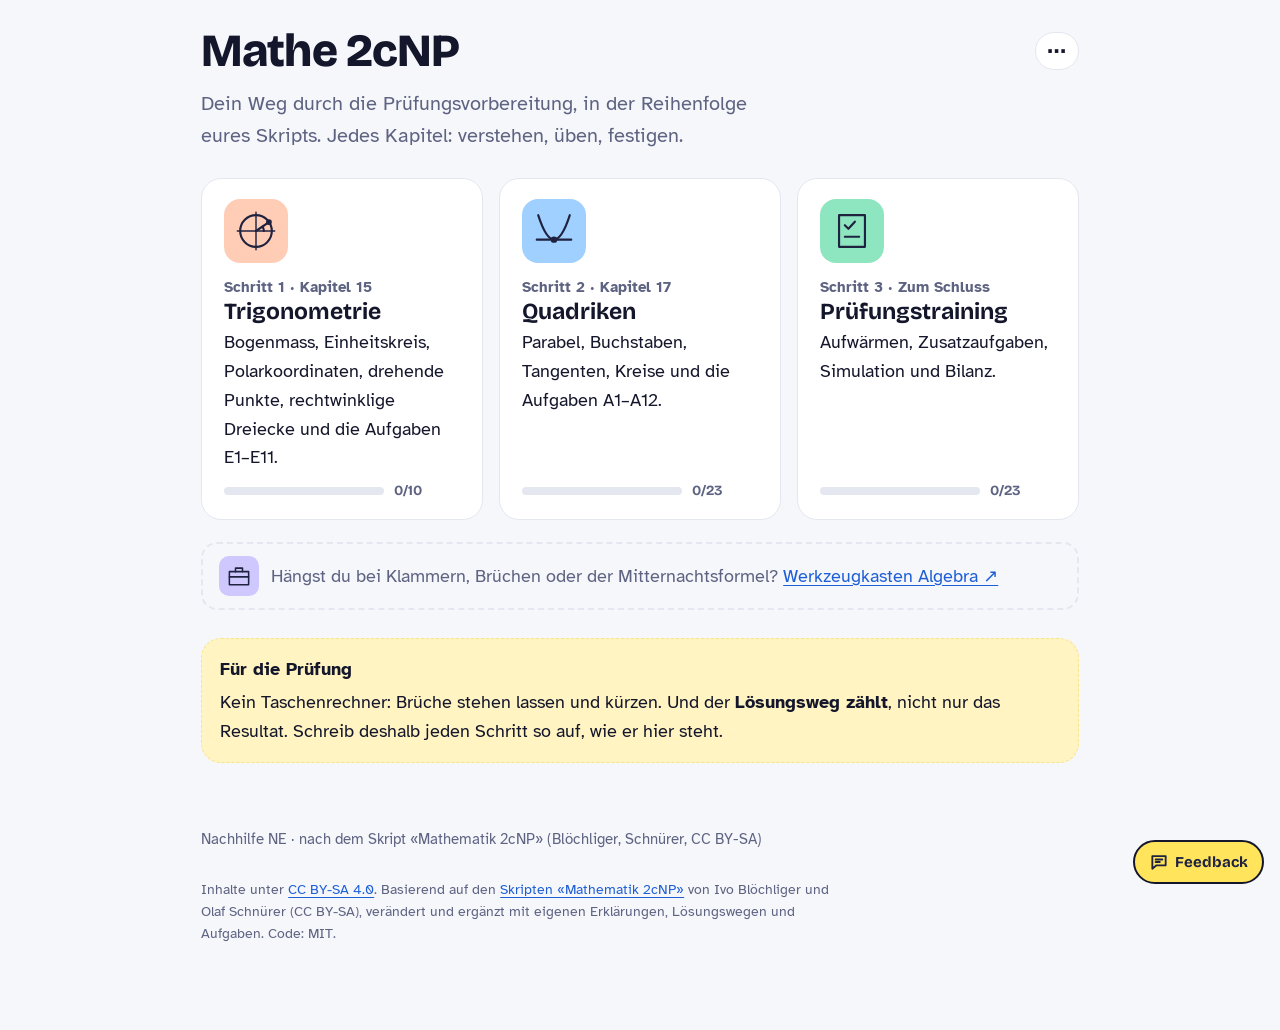
<file: en.html>
<!DOCTYPE html>
<html lang="en">
<head>
<meta charset="utf-8">
<script src="assets/theme.js?v=70"></script>
<script src="assets/sitenav.js?v=38"></script>
<meta name="viewport" content="width=device-width, initial-scale=1, viewport-fit=cover">
<title>Maths 2cNP</title>
<link rel="icon" href="/favicon.svg" type="image/svg+xml"><link rel="apple-touch-icon" href="/apple-touch-icon.png"><link rel="manifest" href="/manifest.webmanifest"><meta name="apple-mobile-web-app-title" content="Mathe 2cNP"><meta name="apple-mobile-web-app-capable" content="yes"><meta name="mobile-web-app-capable" content="yes"><meta name="apple-mobile-web-app-status-bar-style" content="black-translucent"><meta name="theme-color" content="#fffdf8" media="(prefers-color-scheme: light)"><meta name="theme-color" content="#1f1a17" media="(prefers-color-scheme: dark)">
<link rel="preconnect" href="https://fonts.googleapis.com"><link rel="preconnect" href="https://fonts.gstatic.com" crossorigin>
<link rel="stylesheet" href="https://fonts.googleapis.com/css2?family=Atkinson+Hyperlegible:ital,wght@0,400;0,700;1,400&family=Bricolage+Grotesque:opsz,wght@12..96,600;12..96,700;12..96,800&display=swap">
<link rel="stylesheet" href="assets/style.css?v=80">
<link rel="stylesheet" href="assets/clean.css?v=3">
</head>
<body>
<main class="wrap">
<nav class="langsw" aria-label="Sprache / language"><a href="index.html" lang="de">DE</a><a href="en.html" lang="en" aria-current="page">EN</a></nav>
  <h1>Maths 2cNP</h1>
  <p class="lead">Your path through exam preparation, in the order of your script. Every chapter: understand, practise, consolidate.</p>

  <ol class="path">
    <li><a class="card c-peach" href="trigonometrie/" data-topic="/trigonometrie/">
      <div class="doodle"><svg viewBox="0 0 64 64" aria-hidden="true"><path d="M6 32h52M32 6v52" stroke-width="2"/><circle cx="32" cy="32" r="22"/><path d="M32 32L50 19.5"/><path d="M43 32a11 11 0 0 0-1.9-6.2"/><circle cx="50" cy="19.5" r="2.5" fill="#1f2340"/></svg></div>
      <div><span class="n">Step 1 · Chapter 15</span>
      <b>Trigonometry</b>
      <span>Radians, unit circle, polar coordinates, rotating points, right triangles and exercises E1–E11.</span><span class="cprog"></span></div>
    </a></li>
    <li><a class="card c-sky" href="quadriken/en.html" data-topic="/quadriken/">
      <div class="doodle"><svg viewBox="0 0 64 64" aria-hidden="true"><path d="M10 10Q32 78 54 10"/><path d="M8 44h48"/><circle cx="32" cy="44" r="3" fill="#1f2340"/></svg></div>
      <div><span class="n">Step 2 · Chapter 17</span>
      <b>Conics (Quadriken)</b>
      <span>Parabola, letters, tangents, circles and exercises A1–A12.</span><span class="cprog"></span></div>
    </a></li>
    <li><a class="card c-mint" href="training/" data-topic="/training/">
      <div class="doodle"><svg viewBox="0 0 64 64" aria-hidden="true"><path d="M14 10h36v44H14z"/><path d="M22 24l5 5 9-10M22 40h20"/></svg></div>
      <div><span class="n">Step 3 · At the end</span>
      <b>Exam training</b>
      <span>Warm-up, additional exercises, simulation and results.</span><span class="cprog"></span></div>
    </a></li>
  </ol>
  <p class="helper"><span class="hic"><svg viewBox="0 0 64 64" aria-hidden="true"><path d="M10 22h44v30H10z"/><path d="M24 22v-8h16v8"/><path d="M10 34h44"/></svg></span><span>Stuck on brackets, fractions or the quadratic formula? <a href="grundlagen/">Algebra toolbox ↗</a></span></p>

  <div class="box exam" style="margin-top:28px">
    <b>For the exam</b>
    <p style="margin:4px 0 0">No calculator: leave fractions as fractions and simplify them. And <b>the working counts</b>, not just the result. So write every step down the way it is shown here.</p>
  </div>
  <footer>Nachhilfe NE · based on the script “Mathematik 2cNP” (Blöchliger, Schnürer, CC BY-SA)</footer>
<p class="lic" style="margin-top:28px;color:var(--mute);font-size:14px;max-width:70ch">Content licensed under <a href="https://creativecommons.org/licenses/by-sa/4.0/">CC BY-SA 4.0</a>. Based on the <a href="https://fginfo.ksbg.ch/dokuwiki/doku.php?id=lehrkraefte:snr:klasse-ib-2025">“Mathematik 2cNP” scripts</a> by Ivo Blöchliger and Olaf Schnürer (CC BY-SA), changed and extended with own explanations, solutions and exercises. Code: MIT.</p>
</main>
</body>
</html>
</file>
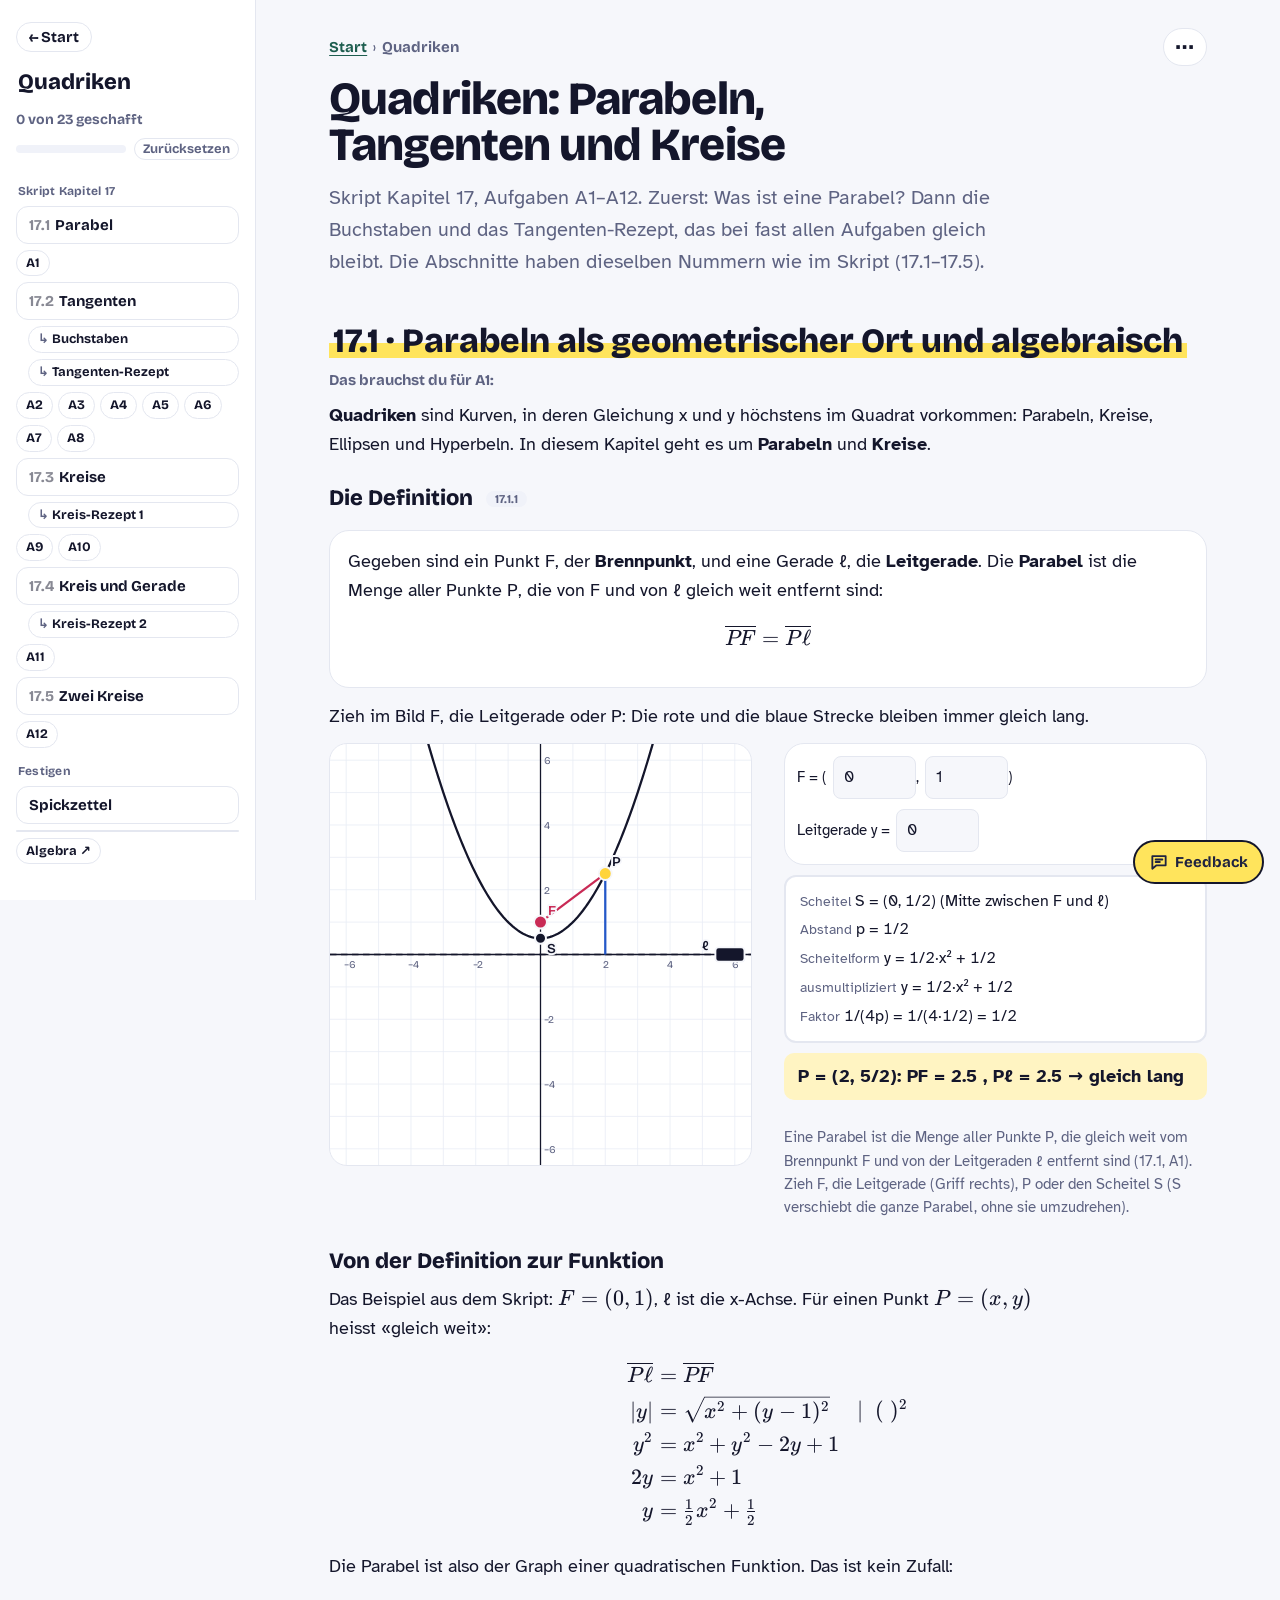
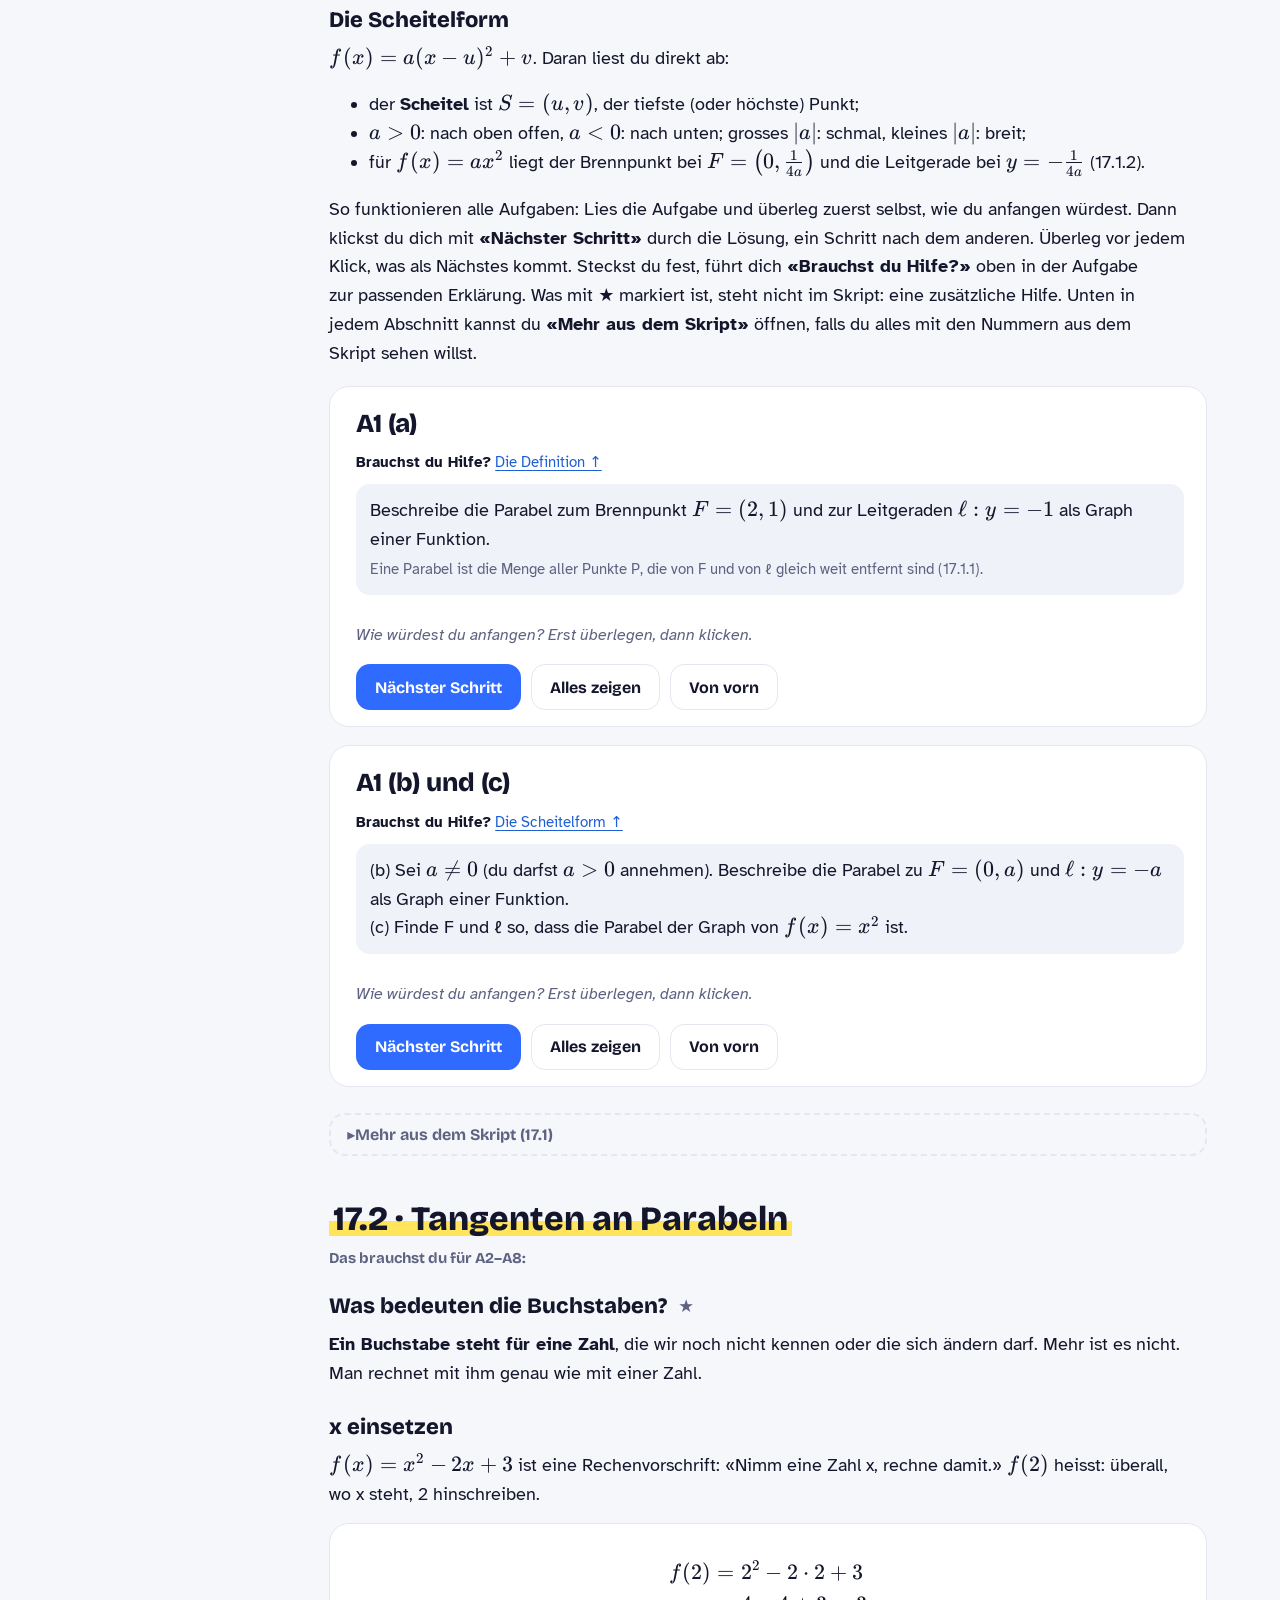
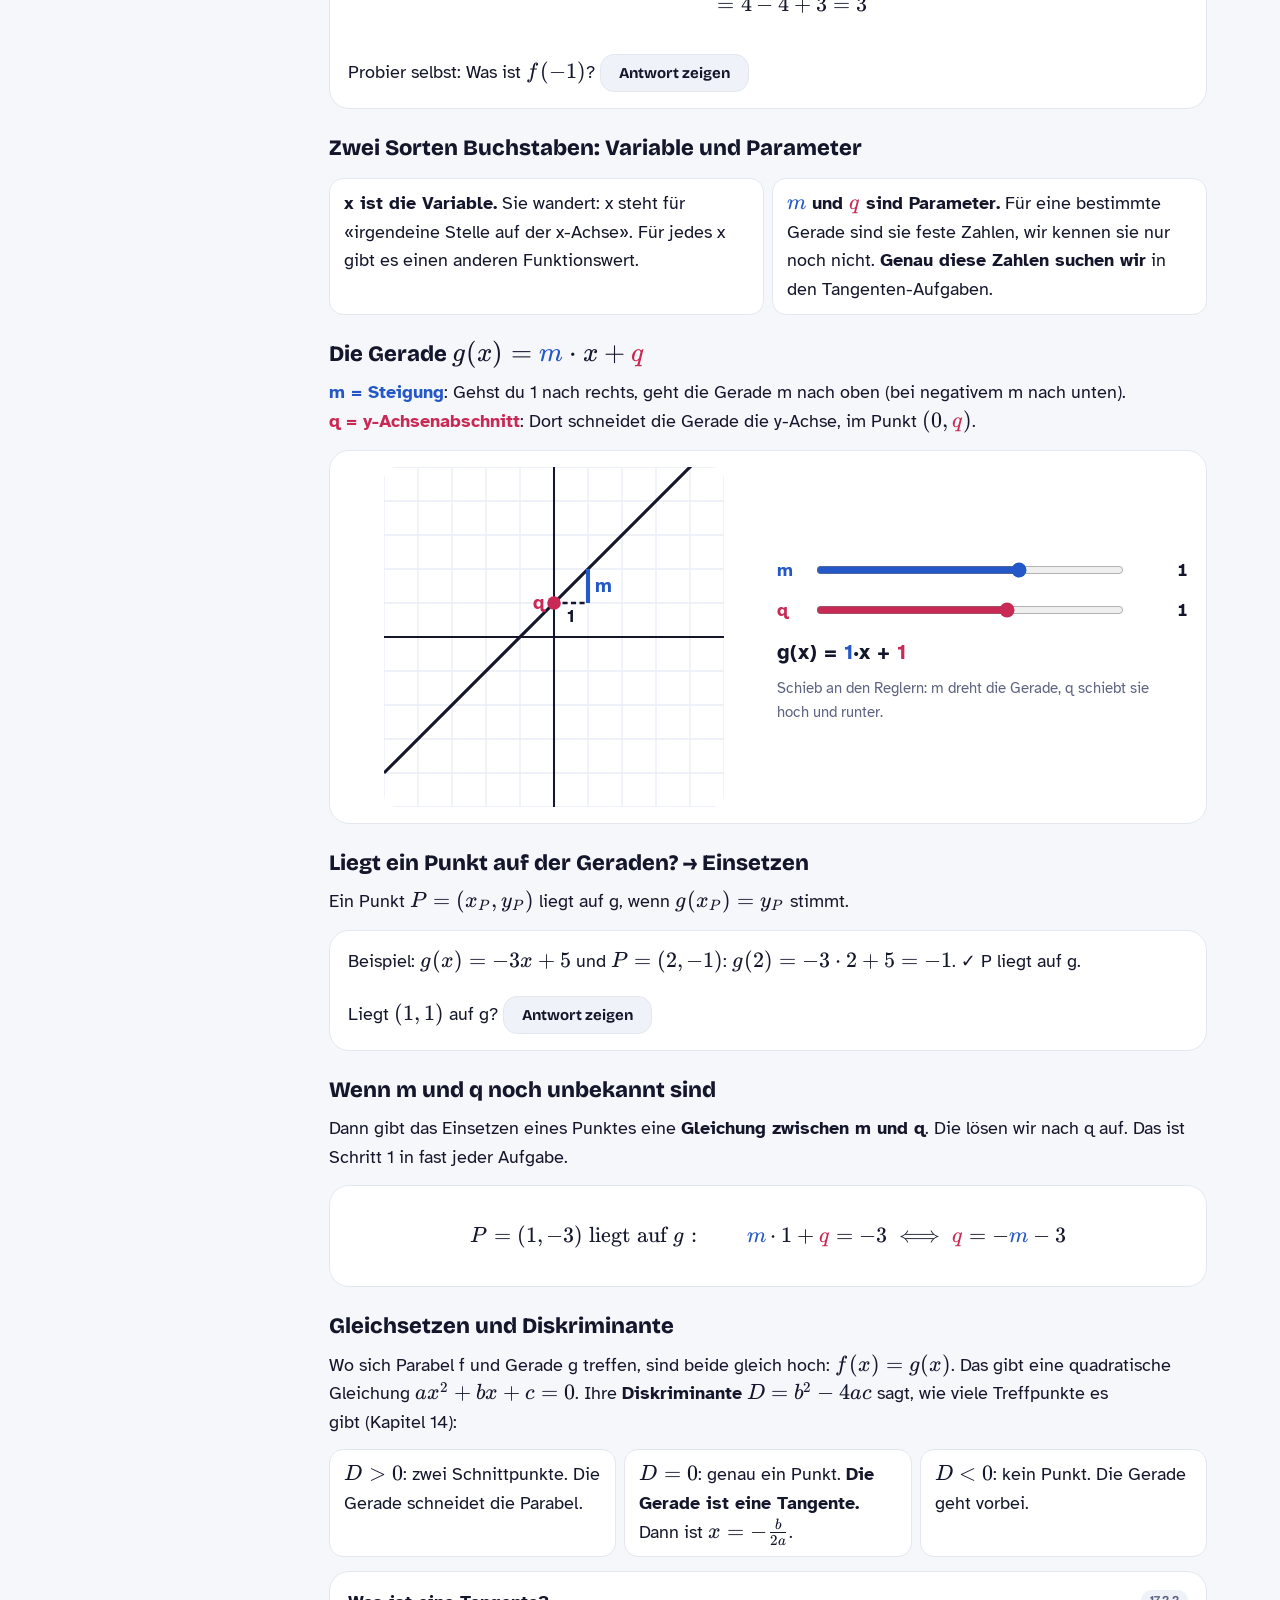
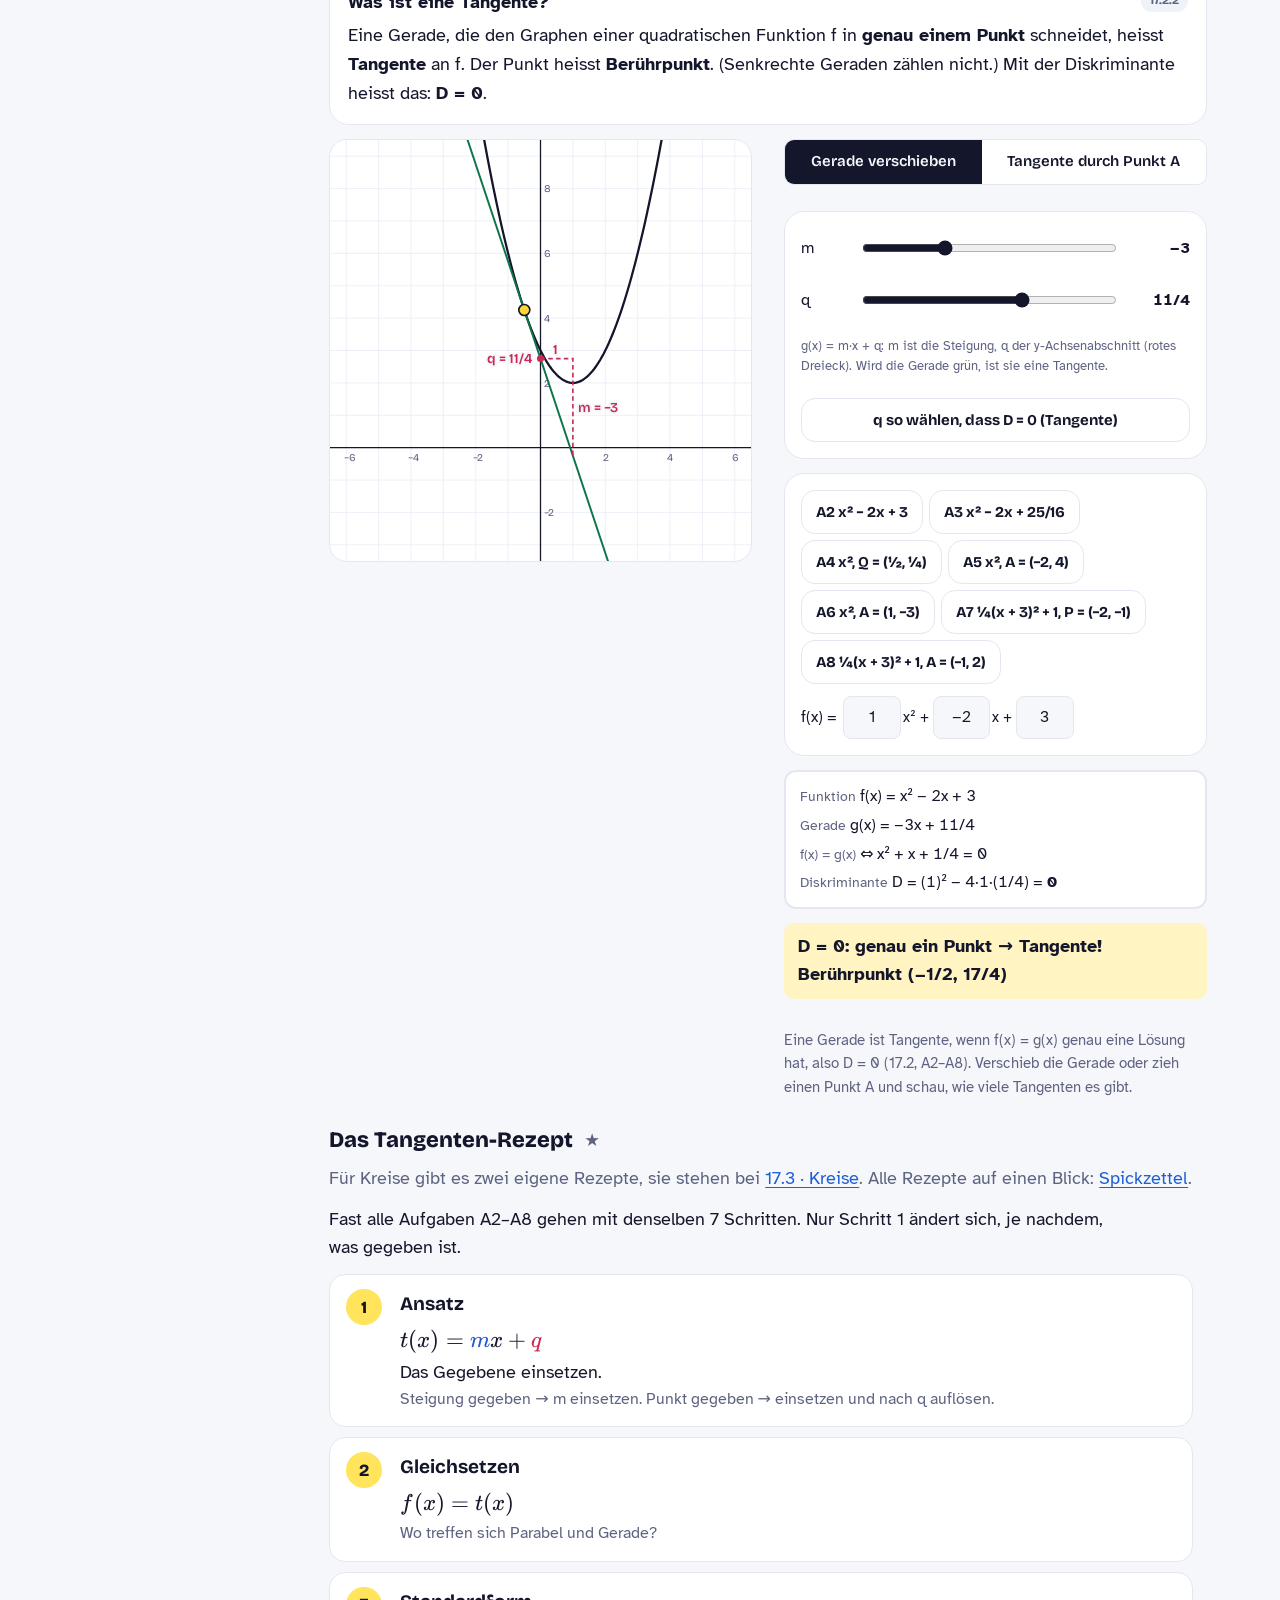
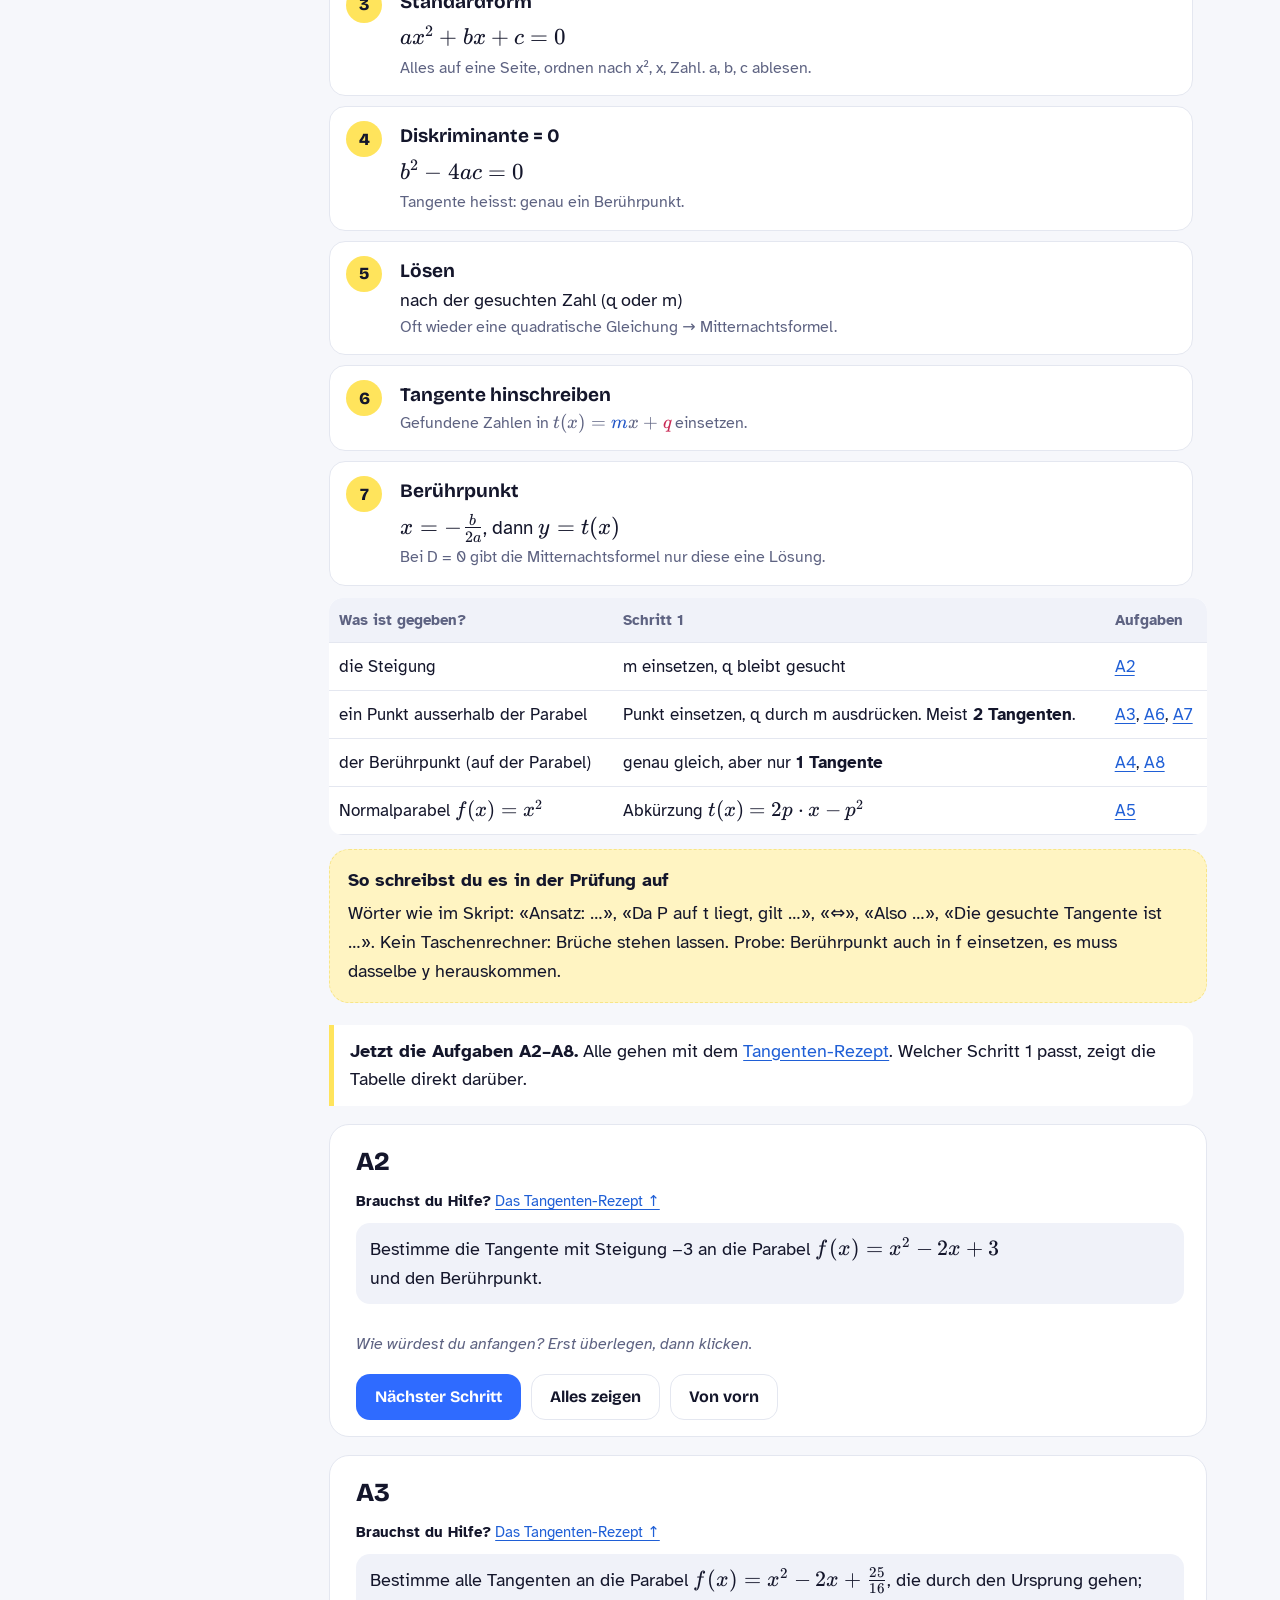
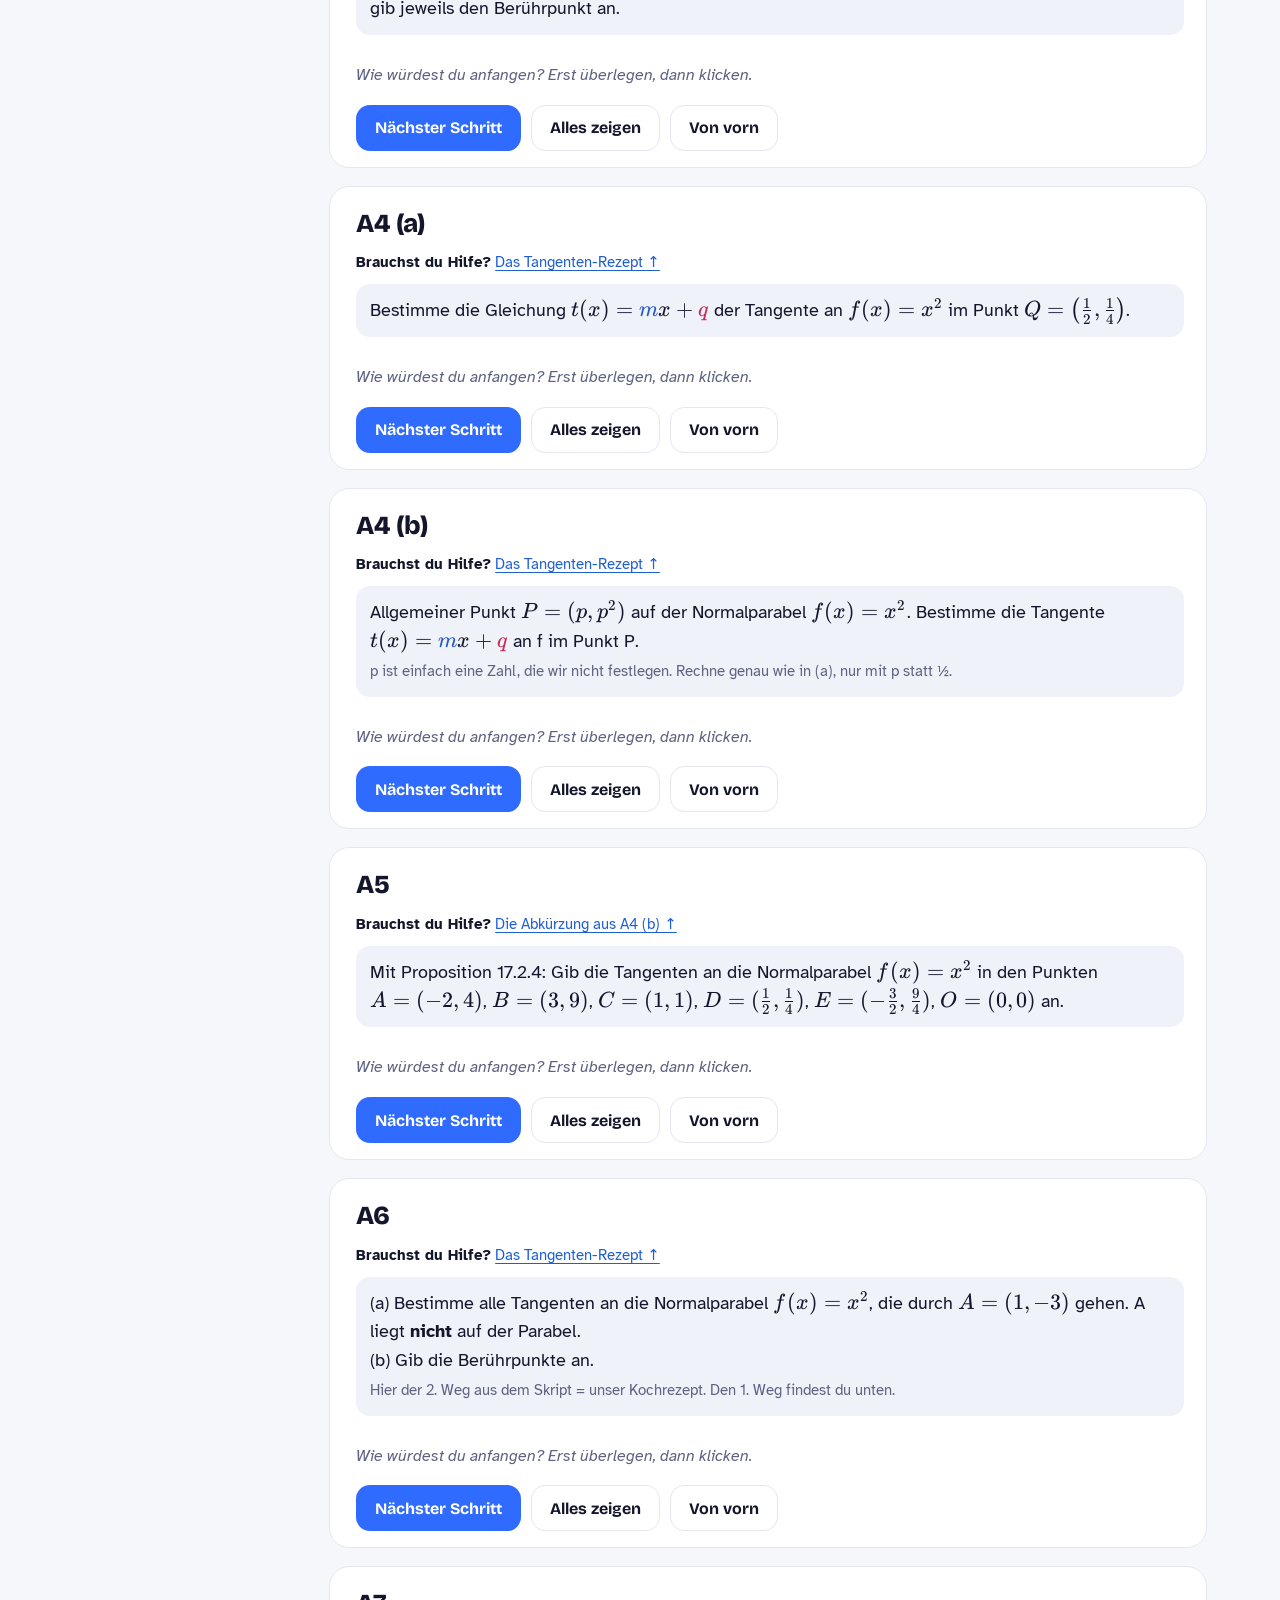
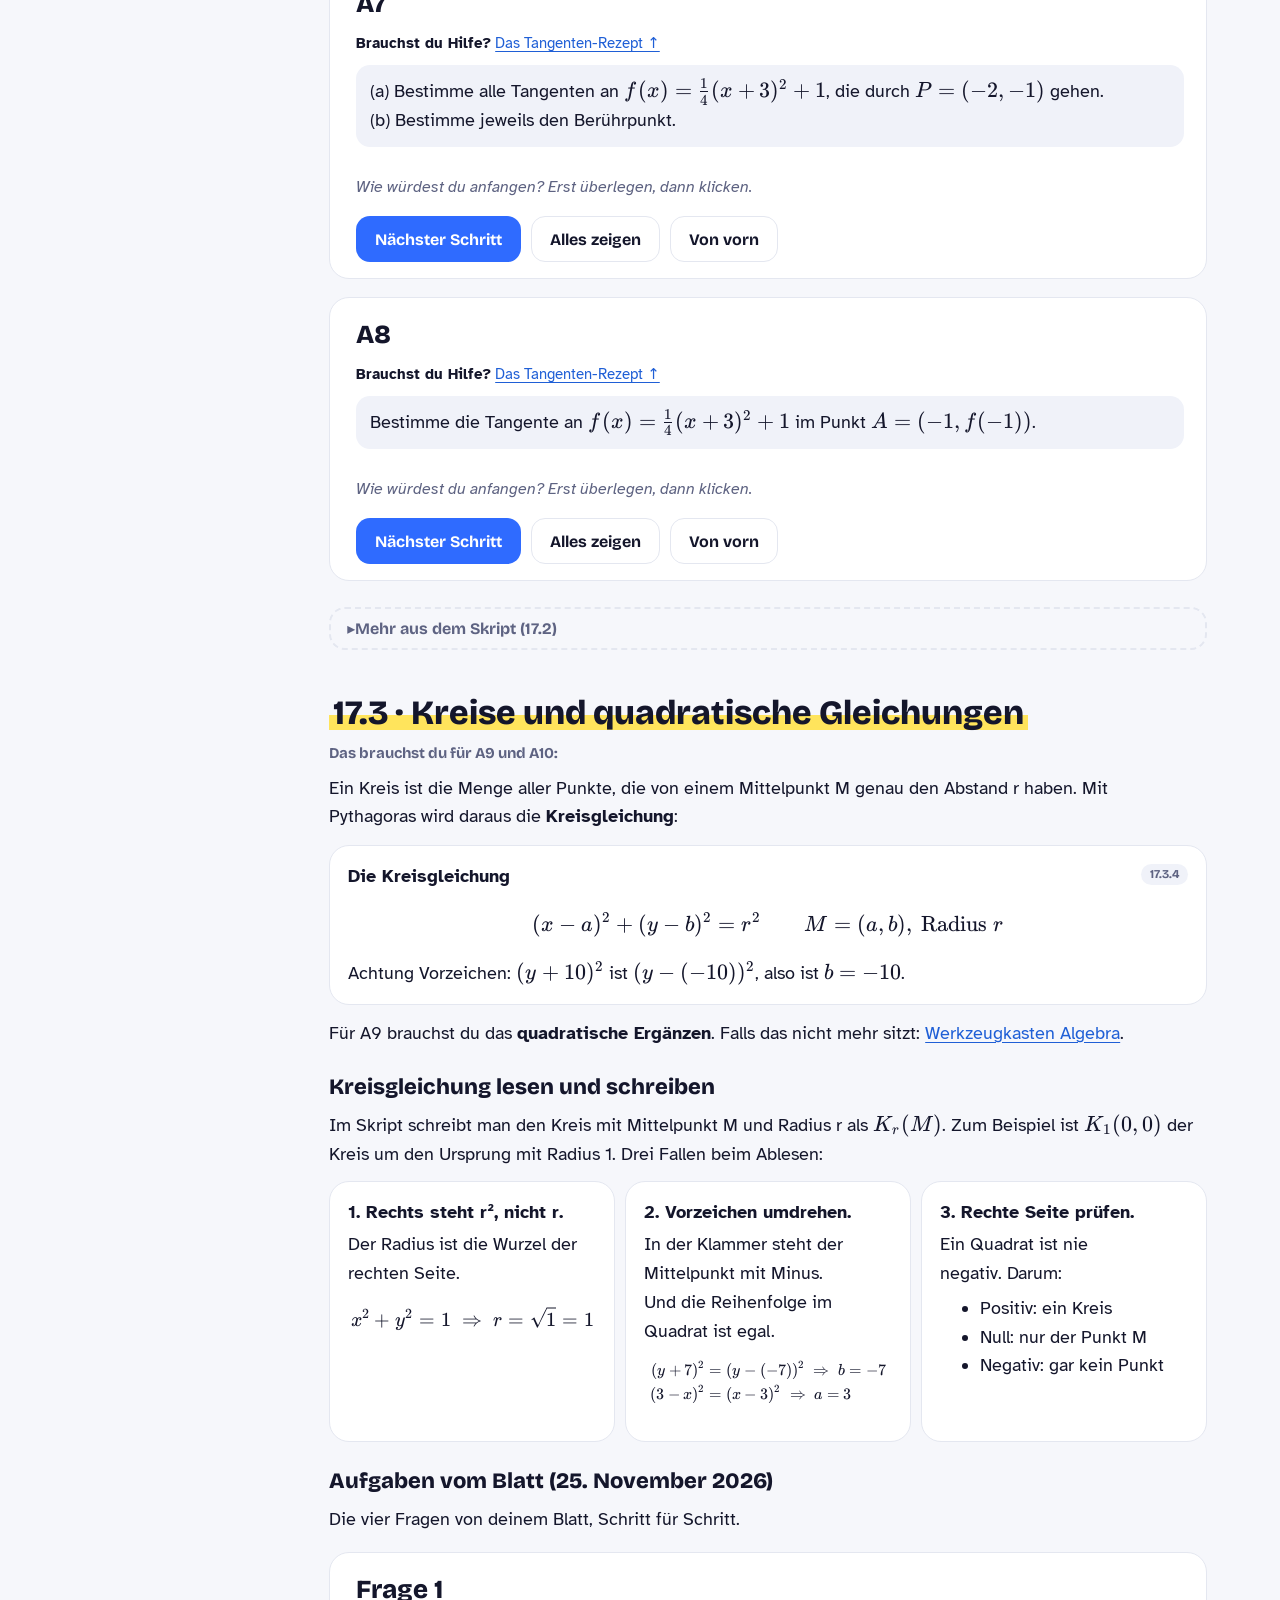
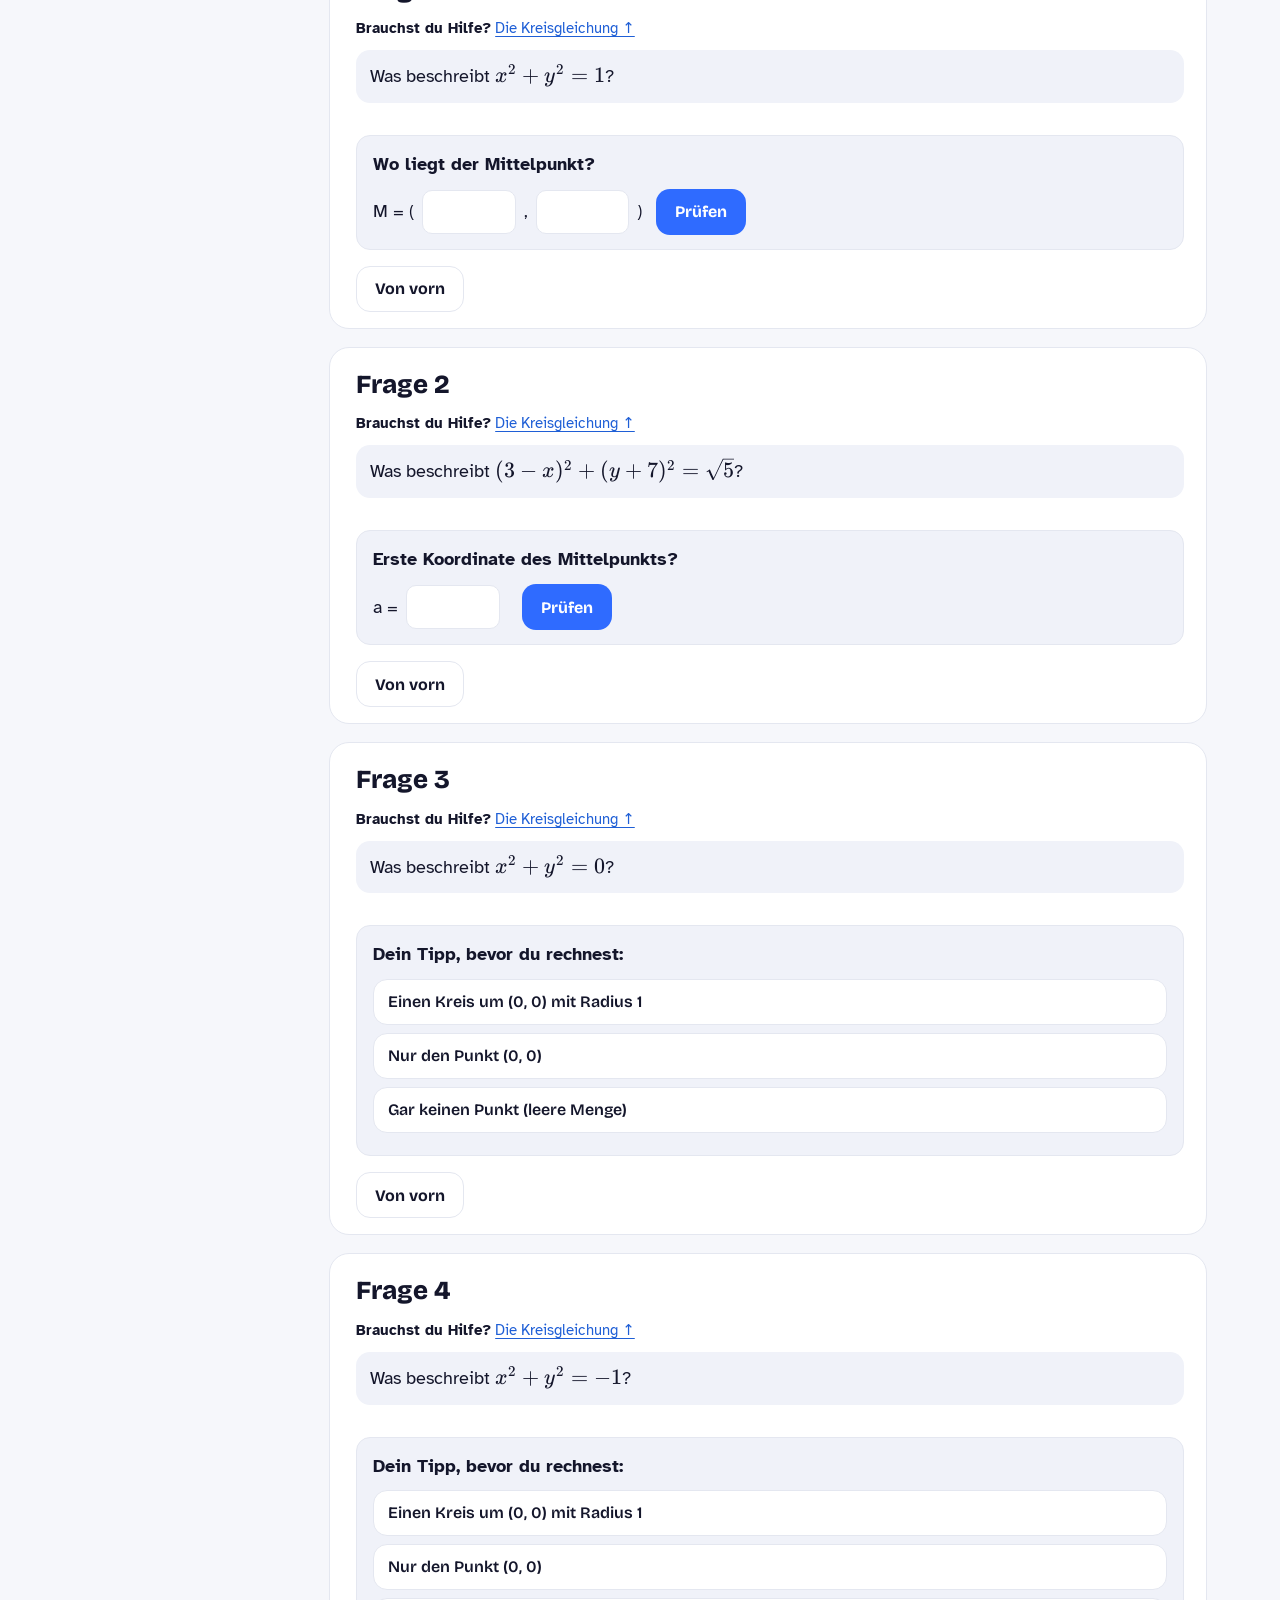
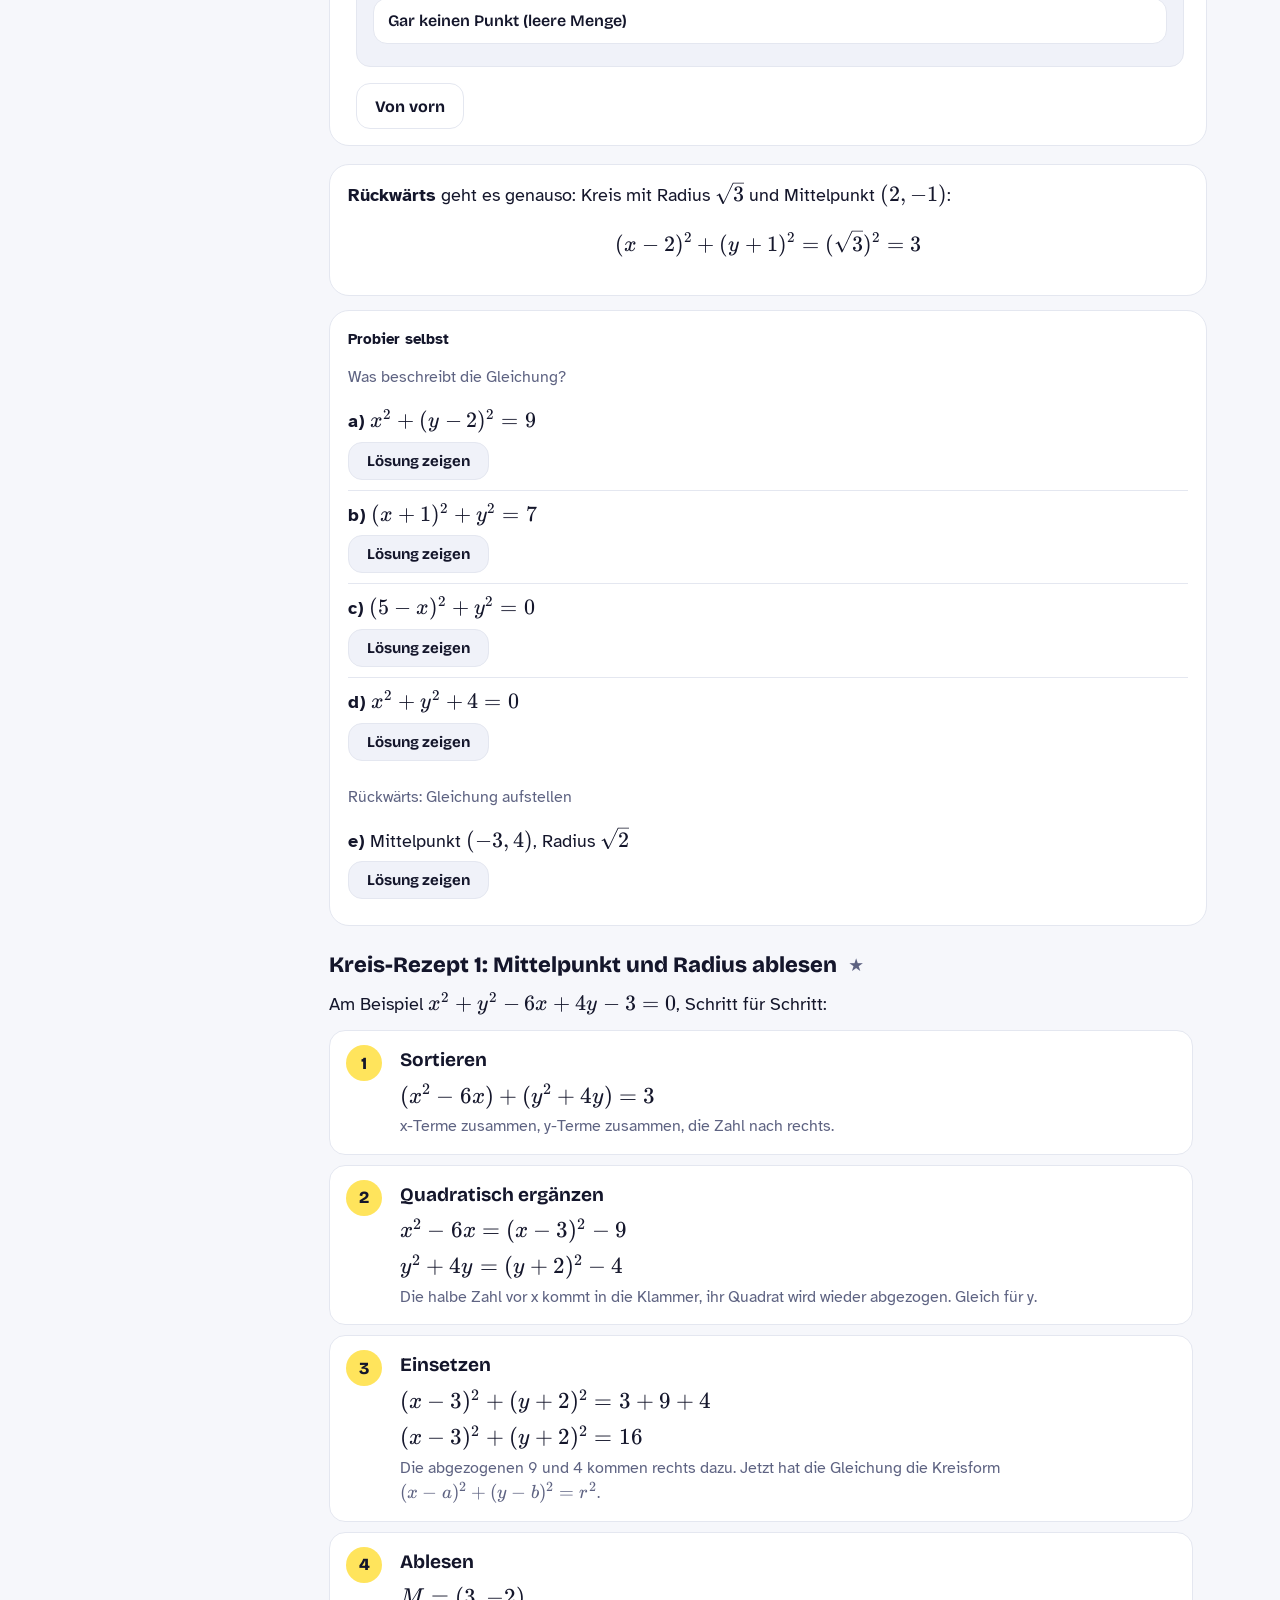
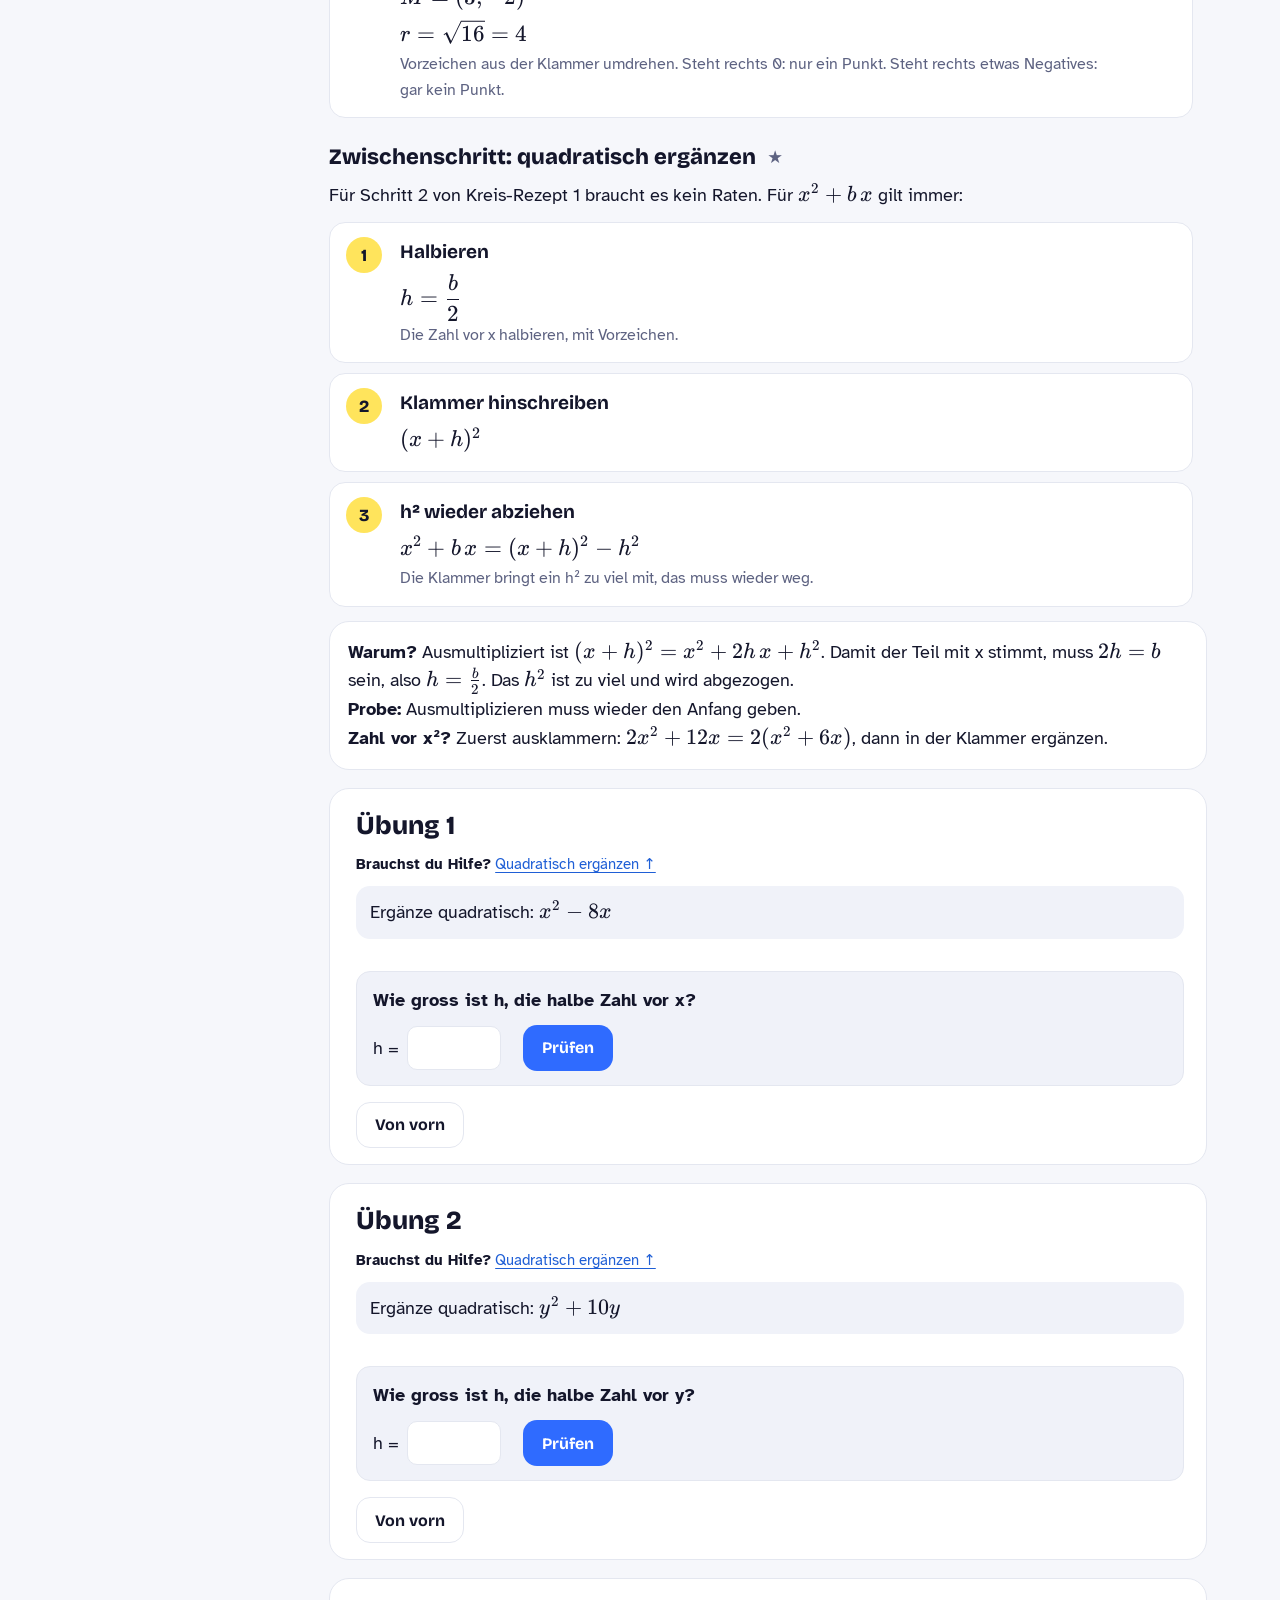
<file: quadriken/en.html>
<!DOCTYPE html>
<html lang="en">
<head>
<meta charset="utf-8">
<script src="../assets/theme.js?v=70"></script>
<script src="../assets/sitenav.js?v=38"></script>
<meta name="viewport" content="width=device-width, initial-scale=1, viewport-fit=cover">
<title>Conics: parabolas, tangents and circles</title>
<link rel="icon" href="/favicon.svg" type="image/svg+xml"><link rel="apple-touch-icon" href="/apple-touch-icon.png"><link rel="manifest" href="/manifest.webmanifest"><meta name="apple-mobile-web-app-title" content="Mathe 2cNP"><meta name="apple-mobile-web-app-capable" content="yes"><meta name="mobile-web-app-capable" content="yes"><meta name="apple-mobile-web-app-status-bar-style" content="black-translucent"><meta name="theme-color" content="#fffdf8" media="(prefers-color-scheme: light)"><meta name="theme-color" content="#1f1a17" media="(prefers-color-scheme: dark)">
<link rel="preconnect" href="https://fonts.googleapis.com"><link rel="preconnect" href="https://fonts.gstatic.com" crossorigin>
<link rel="stylesheet" href="https://fonts.googleapis.com/css2?family=Atkinson+Hyperlegible:ital,wght@0,400;0,700;1,400&family=Bricolage+Grotesque:opsz,wght@12..96,600;12..96,700;12..96,800&display=swap">
<link rel="stylesheet" href="../assets/katex/katex.min.css">
<script defer src="../assets/katex/katex.min.js"></script>
<script defer src="../assets/katex/contrib/auto-render.min.js"></script>
<script defer src="../assets/steps.js?v=75"></script>
<link rel="stylesheet" href="../assets/style.css?v=80">
<link rel="stylesheet" href="../assets/clean.css?v=3">
</head>
<body>
<main class="wrap">
<nav class="langsw" aria-label="Sprache / language"><a href="./" lang="de">DE</a><a href="en.html" lang="en" aria-current="page">EN</a></nav>
<p class="crumb"><a href="../en.html">← Overview</a></p>
<h1>Conics: parabolas, tangents and circles</h1>
<p class="lead">Script chapter 17, exercises A1–A12. First: what is a parabola? Then the letters and the tangent recipe, which stays the same for almost every exercise. The sections have the same numbers as in the script (17.1–17.5).</p>

<nav class="nav" data-ph="Script chapter 17" aria-label="Sections"><ul>
  <li><a href="#parabel">Parabola</a></li><li><a href="#a1">A1</a></li><li><a href="#tangenten">Tangents</a></li><li class="sub"><a href="#buchstaben">Letters</a></li><li class="sub"><a href="#rezept">Tangent recipe</a></li>
  <li><a href="#a2">A2</a></li><li><a href="#a3">A3</a></li><li><a href="#a4">A4</a></li><li><a href="#a5">A5</a></li><li><a href="#a6">A6</a></li><li><a href="#a7">A7</a></li><li><a href="#a8">A8</a></li>
  <li><a href="#kreise">Circles</a></li><li class="sub"><a href="#kreisrezept1">Circle recipe 1</a></li><li><a href="#a9">A9</a></li><li><a href="#a10">A10</a></li><li><a href="#kreisgerade">Circle and line</a></li><li class="sub"><a href="#kreisrezept2">Circle recipe 2</a></li><li><a href="#a11">A11</a></li><li><a href="#zweikreise">Two circles</a></li><li><a href="#a12">A12</a></li><li><a href="#spickzettel">Cheat sheet</a></li><li><a href="../grundlagen/">Algebra</a></li>
</ul></nav>

<h2 id="parabel">17.1 · Parabolas as a locus and algebraically</h2>
<p class="need">What you need for A1:</p>
<p><b>Conics</b> (Quadriken) are curves whose equation contains x and y at most squared: parabolas, circles, ellipses and hyperbolas. This chapter is about <b>parabolas</b> and <b>circles</b>.</p>

<h3 id="def-17-1-1">The definition <span class="tag">17.1.1</span></h3>
<div class="box"><p style="margin:0">Given a point F, the <b>focus</b>, and a line ℓ, the <b>directrix</b>. The <b>parabola</b> is the set of all points P that are the same distance from F and from ℓ:</p>
$$\overline{PF} = \overline{P\ell}$$</div>

<p>Drag F, the directrix or P in the picture: the red and the blue segment always stay the same length.</p>
<iframe class="embedded" data-mode="brennpunkt" src="interaktiv.html?embed=1&amp;one=1&amp;lang=en#brennpunkt" title="Try it out" loading="lazy"></iframe>

<h3 id="def-zu-fkt">From the definition to the function</h3>
<p>The example from the script: \(F = (0, 1)\), ℓ is the x-axis. For a point \(P = (x, y)\), “same distance” means:</p>
<div class="calc">$$\begin{aligned} \overline{P\ell} &= \overline{PF} \\ |y| &= \sqrt{x^2 + (y - 1)^2} \quad\mid\ (\ )^2 \\ y^2 &= x^2 + y^2 - 2y + 1 \\ 2y &= x^2 + 1 \\ y &= \tfrac12 x^2 + \tfrac12 \end{aligned}$$</div>
<p>So the parabola is the graph of a quadratic function. That is no coincidence:</p>

<h3 id="scheitelform">Vertex form</h3>
<p>\(f(x) = a(x - u)^2 + v\). From it you read off directly:</p>
<ul>
  <li>the <b>vertex</b> is \(S = (u, v)\), the lowest (or highest) point;</li>
  <li>\(a > 0\): opens upwards, \(a < 0\): downwards; large \(|a|\): narrow, small \(|a|\): wide;</li>
  <li>for \(f(x) = ax^2\) the focus is at \(F = \left(0, \tfrac{1}{4a}\right)\) and the directrix at \(y = -\tfrac{1}{4a}\) (17.1.2).</li>
</ul>
<p>Every exercise works the same way: read the task and first think about how you would start. Then click through the solution with <b>“Next step”</b>, one step at a time. Before each click, think about what comes next. If you get stuck, <b>“Need help?”</b> at the top of the exercise takes you to the matching explanation. Anything marked ★ is not in the script: extra help. At the end of each section you can open <b>“More from the script”</b> if you want everything with the script's numbers.</p>

<!-- A1 -->
<article class="ex" id="a1" data-mode="worked">
  <div class="ex-head"><h3>A1 (a)</h3></div>
  <p class="th"><b>Need help?</b> <a href="#def-17-1-1">The definition ↑</a></p>
  <div class="task">Describe the parabola with focus \(F = (2, 1)\) and directrix \(\ell: y = -1\) as the graph of a function.<br><small style="color:var(--mute)">A parabola is the set of all points P that are equally far from F and from ℓ (17.1.1).</small></div>
  <ol class="steps">
    <li class="step"><span class="nr">STEP 1</span><h4>A general point</h4>
      <p class="why">Take any point \(P = (x, y)\) and write down when it lies on the parabola.</p>
      <div class="calc">$$\overline{P\ell} = \overline{PF}$$</div></li>
    <li class="step"><span class="nr">STEP 2</span><h4>Both distances as formulas</h4>
      <p class="why">Distance to a horizontal line: just the difference of the y-values. Distance to a point: Pythagoras.</p>
      <div class="calc">$$\overline{P\ell} = |y - (-1)| = |y + 1|, \qquad \overline{PF} = \sqrt{(x - 2)^2 + (y - 1)^2}$$</div></li>
    <li class="step"><span class="nr">STEP 3</span><h4>Set equal and square</h4>
      <p class="why">Both sides are not negative, so we may square. Then the root and the absolute value disappear.</p>
      <div class="calc">$$(y + 1)^2 = (x - 2)^2 + (y - 1)^2$$</div></li>
    <li class="step"><span class="nr">STEP 4</span><h4>Expand, \(y^2\) cancels</h4>
      <div class="calc">$$\begin{aligned} y^2 + 2y + 1 &= (x - 2)^2 + y^2 - 2y + 1 \\ 4y &= (x - 2)^2 \end{aligned}$$</div></li>
    <li class="step"><span class="nr">STEP 5</span><h4>Solve for y</h4>
      <div class="calc">$$y = \tfrac14 (x - 2)^2$$
      <p>Check: the vertex \((2, 0)\) lies exactly halfway between \(F = (2, 1)\) and \(\ell: y = -1\) ✓</p></div></li>
  </ol>
  <div class="done">The parabola is the graph of \(f(x) = \frac14 (x - 2)^2\). <a href="interaktiv.html#brennpunkt">Check it in the picture</a>: F at (2, 1), ℓ at y = −1.</div>
</article>

<article class="ex" id="a1b" data-mode="faded">
  <div class="ex-head"><h3>A1 (b) and (c)</h3></div>
  <p class="th"><b>Need help?</b> <a href="#scheitelform">Vertex form ↑</a></p>
  <div class="task">(b) Let \(a \neq 0\) (you may assume \(a \gt 0\)). Describe the parabola with \(F = (0, a)\) and \(\ell: y = -a\) as the graph of a function.<br>(c) Find F and ℓ so that the parabola is the graph of \(f(x) = x^2\).</div>
  <ol class="steps">
    <li class="step"><span class="nr">(b)</span><h4>Exactly like (a), with a instead of numbers</h4>
      <p class="why">a is a parameter: a fixed number that we don't specify.</p>
      <div class="calc">$$\begin{aligned} (y + a)^2 &= x^2 + (y - a)^2 \\ y^2 + 2ay + a^2 &= x^2 + y^2 - 2ay + a^2 \\ 4ay &= x^2 \\ y &= \tfrac{1}{4a}\,x^2 \end{aligned}$$</div></li>
    <li class="step"><span class="nr">(c)</span><h4>Use (b) backwards</h4>
      <p class="why">We need \(\frac{1}{4a} = 1\).</p>
      <div class="calc">$$\tfrac{1}{4a} = 1 \iff a = \tfrac14, \qquad F = \left(0, \tfrac14\right),\quad \ell: y = -\tfrac14$$</div></li>
  </ol>
  <div class="done">This is 17.1.2 in the script: the graph of \(f(x) = \frac{1}{4a}x^2\) is the parabola with \(F = (0, a)\) and \(\ell: y = -a\).</div>
</article>

<details class="more"><summary>More from the script (17.1)</summary>
<p class="ref" style="margin:0 0 10px"><a href="https://fginfo.ksbg.ch/dokuwiki/doku.php?id=lehrkraefte:snr:klasse-ib-2025" target="_blank" rel="noopener"><b>In the script</b></a> (p. 1): 17.1.1 (definition of a parabola) · Satz 17.1.3 · Exercise A1</p>

<div id="satz-17-1-3" class="box"><b>Theorem 17.1.3</b><p style="margin:4px 0 0">The graph of every quadratic function \(f(x) = ax^2 + bx + c\) with \(a \neq 0\) is a parabola.</p></div>
</details>

<h2 id="tangenten">17.2 · Tangents to parabolas</h2>
<p class="need">What you need for A2–A8:</p>
<h3 id="buchstaben">What do the letters mean? <span class="xtra" title="Not in the script: a help from Kate">★</span></h3>
<p><b>A letter stands for a number</b> that we don't know yet, or that is allowed to change. That's all. You calculate with it exactly like with a number.</p>

<h3>Substituting into x</h3>
<p>\(f(x) = x^2 - 2x + 3\) is a rule: “Take a number x and calculate with it.” \(f(2)\) means: write 2 everywhere you see x.</p>
<div class="box">$$\begin{aligned} f(2) &= 2^2 - 2\cdot 2 + 3 \\ &= 4 - 4 + 3 = 3 \end{aligned}$$
<p style="margin:0">Try it yourself: what is \(f(-1)\)? <button type="button" class="reveal" data-answer="ans1">Show answer</button></p>
<p id="ans1" style="margin:6px 0 0">\(f(-1) = (-1)^2 - 2\cdot(-1) + 3 = 1 + 2 + 3 = 6\). Careful: brackets around negative numbers!</p></div>

<h3>Two kinds of letters: variable and parameters</h3>
<ul class="sub">
  <li><b>x is the variable.</b> It moves: x stands for “any position on the x-axis”. Each x gives a different function value.</li>
  <li><b>\(\m\) and \(\q\) are parameters.</b> For one particular line they are fixed numbers, we just don't know them yet. <b>These are exactly the numbers we are looking for</b> in the tangent exercises.</li>
</ul>

<h3 id="gerade">The line \(g(x) = \m\cdot x + \q\)</h3>
<p><span class="mm">m = slope</span>: go 1 to the right and the line goes m up (down if m is negative).<br>
<span class="qq">q = y-intercept</span>: where the line crosses the y-axis, at the point \((0, \q)\).</p>
<div class="box play">
  <svg id="playSvg" viewBox="-5 -5 10 10" role="img" aria-label="Line with slope triangle"></svg>
  <div>
    <div class="sl"><span class="mm">m</span><input id="mS" type="range" min="-3" max="3" step="0.5" value="1" aria-label="m"><b id="mV"></b></div>
    <div class="sl"><span class="qq">q</span><input id="qS" type="range" min="-4" max="4" step="0.5" value="1" aria-label="q"><b id="qV"></b></div>
    <p class="readout" id="gOut"></p>
    <p class="small" style="color:var(--mute);font-size:15px;margin:0">Move the sliders: m turns the line, q moves it up and down.</p>
  </div>
</div>

<h3 id="einsetzen">Does a point lie on the line? → Substitute</h3>
<p>A point \(P = (x_P, y_P)\) lies on g if \(g(x_P) = y_P\) is true.</p>
<div class="box">
<p>Example: \(g(x) = -3x + 5\) and \(P = (2, -1)\): \(g(2) = -3\cdot 2 + 5 = -1\). ✓ P lies on g.</p>
<p style="margin:0">Does \((1, 1)\) lie on g? <button type="button" class="reveal" data-answer="ans2">Show answer</button></p>
<p id="ans2" style="margin:6px 0 0">\(g(1) = -3 + 5 = 2 \neq 1\). No.</p></div>

<h3>When m and q are still unknown</h3>
<p>Then substituting a point gives an <b>equation between m and q</b>. We solve it for q. This is step 1 in almost every exercise.</p>
<div class="box">$$P = (1,-3) \text{ lies on } g:\qquad \m\cdot 1 + \q = -3 \iff \q = -\m - 3$$</div>

<h3 id="diskriminante">Setting equal and the discriminant</h3>
<p>Where parabola f and line g meet, they are at the same height: \(f(x) = g(x)\). This gives a quadratic equation \(ax^2 + bx + c = 0\). Its <b>discriminant</b> \(D = b^2 - 4ac\) tells you how many meeting points there are (chapter 14):</p>
<ul class="sub">
  <li>\(D \gt 0\): two intersection points. The line cuts the parabola.</li>
  <li>\(D = 0\): exactly one point. <b>The line is a tangent.</b> Then \(x = -\frac{b}{2a}\).</li>
  <li>\(D \lt 0\): no point. The line misses.</li>
</ul>
<div class="box" id="def-17-2-2"><b>What is a tangent?</b><span class="tag">17.2.2</span><p style="margin:4px 0 0">A line that meets the graph of a quadratic function f in <b>exactly one point</b> is called a <b>tangent</b> to f. The point is the <b>point of contact</b> (Berührpunkt). (Vertical lines don't count.) With the discriminant this means: <b>D = 0</b>.</p></div>
<iframe class="embedded" data-mode="tangente" src="interaktiv.html?embed=1&amp;one=1&amp;lang=en#tangente" title="Try it out" loading="lazy"></iframe>

<h3 id="rezept">The tangent recipe <span class="xtra" title="Not in the script: a help from Kate">★</span></h3>
<p class="small" style="color:var(--mute)">Circles have two recipes of their own, in <a href="#kreisrezept1">17.3 · Circles</a>. All recipes at a glance: <a href="#spickzettel">Cheat sheet</a>.</p>
<p>Almost all exercises A2–A8 use the same 7 steps. Only step 1 changes, depending on what is given.</p>
<ol class="recipe">
  <li><div><b>Set-up (Ansatz)</b><span class="f">\(t(x) = \m x + \q\)</span>Substitute what is given.<small>Slope given → substitute m. Point given → substitute it and solve for q.</small></div></li>
  <li><div><b>Set equal</b><span class="f">\(f(x) = t(x)\)</span><small>Where do parabola and line meet?</small></div></li>
  <li><div><b>Standard form</b><span class="f">\(ax^2 + bx + c = 0\)</span><small>Everything on one side, ordered by x², x, number. Read off a, b, c.</small></div></li>
  <li><div><b>Discriminant = 0</b><span class="f">\(b^2 - 4ac = 0\)</span><small>Tangent means: exactly one point of contact.</small></div></li>
  <li><div><b>Solve</b> for the number you are looking for (q or m)<small>Often another quadratic equation → quadratic formula.</small></div></li>
  <li><div><b>Write down the tangent</b><small>Put the numbers you found into \(t(x) = \m x + \q\).</small></div></li>
  <li><div><b>Point of contact</b><span class="f">\(x = -\frac{b}{2a}\), then \(y = t(x)\)</span><small>With D = 0 the quadratic formula gives only this one solution.</small></div></li>
</ol>

<table class="which">
  <tr><th>What is given?</th><th>Step 1</th><th>Exercises</th></tr>
  <tr><td>the slope</td><td>substitute m, q is still unknown</td><td><a href="#a2">A2</a></td></tr>
  <tr><td>a point outside the parabola</td><td>substitute the point, express q in terms of m. Usually <b>2 tangents</b>.</td><td><a href="#a3">A3</a>, <a href="#a6">A6</a>, <a href="#a7">A7</a></td></tr>
  <tr><td>the point of contact (on the parabola)</td><td>exactly the same, but only <b>1 tangent</b></td><td><a href="#a4">A4</a>, <a href="#a8">A8</a></td></tr>
  <tr><td>standard parabola \(f(x) = x^2\)</td><td>shortcut \(t(x) = 2p\cdot x - p^2\)</td><td><a href="#a5">A5</a></td></tr>
</table>

<div class="box exam"><b>How to write it down in the exam</b>
<p style="margin:4px 0 0">Use the words from the script: “Ansatz: …”, “Since P lies on t, …”, “⇔”, “So …”, “The tangent we are looking for is …”. No calculator: leave fractions as they are. Check: substitute the point of contact into f as well, you must get the same y.</p></div>

<p class="bridge"><b>Now exercises A2–A8.</b> They all work with the <a href="#rezept">tangent recipe</a>. The table just above shows which step 1 fits.</p>

<!-- A2 -->
<article class="ex" id="a2" data-mode="worked">
  <div class="ex-head"><h3>A2</h3></div>
  <p class="th"><b>Need help?</b> <a href="#rezept">The tangent recipe ↑</a></p>
  <div class="task">Find the tangent with slope −3 to the parabola \(f(x) = x^2 - 2x + 3\) and its point of contact.</div>
  <ol class="steps">
    <li class="step"><span class="nr">STEP 1</span><h4>Set-up</h4>
      <p class="why">The slope is given, so \(\m = -3\). Only \(\q\) is still unknown.</p>
      <div class="calc">$$t(x) = -3x + \q$$</div></li>
    <li class="step"><span class="nr">STEP 2</span><h4>Set equal</h4>
      <p class="why">Where line and parabola meet, they are at the same height.</p>
      <div class="calc">$$-3x + \q = x^2 - 2x + 3$$</div></li>
    <li class="step"><span class="nr">STEP 3</span><h4>Standard form</h4>
      <p class="why">Bring everything to the side with x² (there x² is positive), then sort.</p>
      <div class="calc">$$\begin{aligned} 0 &= x^2 - 2x + 3x + 3 - \q \\ 0 &= x^2 + 1\cdot x + (3 - \q) \end{aligned}$$
      <p>So \(a = 1\), \(b = 1\), \(c = 3 - \q\).</p></div></li>
    <li class="step"><span class="nr">STEP 4</span><h4>Discriminant = 0</h4>
      <p class="why">Tangent = exactly one point of contact = exactly one solution = D is 0.</p>
      <div class="calc">$$D = b^2 - 4ac = 1^2 - 4\cdot 1\cdot(3 - \q) = 0$$</div></li>
    <li class="step"><span class="nr">STEP 5</span><h4>Solve for q</h4>
      <p class="why">Expand the bracket: \(-4\cdot 3 = -12\) and \(-4\cdot(-\q) = +4\q\).</p>
      <div class="calc">$$\begin{aligned} 1 - 12 + 4\q &= 0 \\ 4\q &= 11 \\ \q &= \tfrac{11}{4} \end{aligned}$$</div></li>
    <li class="step"><span class="nr">STEP 6</span><h4>Write down the tangent</h4>
      <div class="calc">$$t(x) = -3x + \tfrac{11}{4}$$</div></li>
    <li class="step"><span class="nr">STEP 7</span><h4>Point of contact</h4>
      <p class="why">From step 3: a = 1, b = 1. With D = 0, \(x = -\frac{b}{2a}\). Then substitute x into t.</p>
      <div class="calc">$$x = -\frac{1}{2\cdot 1} = -\tfrac12, \qquad y = t\!\left(-\tfrac12\right) = \tfrac32 + \tfrac{11}{4} = \tfrac{17}{4}$$
      <p>Check in f: \(f(-\tfrac12) = \tfrac14 + 1 + 3 = \tfrac{17}{4}\) ✓</p></div></li>
  </ol>
  <div class="done">The tangent is \(t(x) = -3x + \frac{11}{4}\), point of contact \(P = \left(-\frac12, \frac{17}{4}\right) = (-0.5;\ 4.25)\). <a href="interaktiv.html#tangente">Check it in the picture</a> (example “A2”).</div>
</article>

<!-- A3 -->
<article class="ex" id="a3" data-mode="worked">
  <div class="ex-head"><h3>A3</h3></div>
  <p class="th"><b>Need help?</b> <a href="#rezept">The tangent recipe ↑</a></p>
  <div class="task">Find all tangents to the parabola \(f(x) = x^2 - 2x + \frac{25}{16}\) that pass through the origin; give the point of contact for each.</div>
  <ol class="steps">
    <li class="step"><span class="nr">STEP 1</span><h4>Set-up</h4>
      <p class="why">The tangent passes through \((0, 0)\). Substitute: \(t(0) = 0\). That settles \(\q\); now \(\m\) is what we're looking for.</p>
      <div class="calc">$$\m\cdot 0 + \q = 0 \iff \q = 0, \qquad\text{so}\qquad t(x) = \m x$$</div></li>
    <li class="step"><span class="nr">STEP 2</span><h4>Set equal</h4>
      <div class="calc">$$\m x = x^2 - 2x + \tfrac{25}{16}$$</div></li>
    <li class="step"><span class="nr">STEP 3</span><h4>Standard form</h4>
      <p class="why">Move \(\m x\) to the right and combine the two x-terms: \(-2x - \m x = (-2 - \m)\,x\). Brackets around b, because m is inside.</p>
      <div class="calc">$$0 = x^2 + (-2 - \m)\,x + \tfrac{25}{16}$$
      <p>So \(a = 1\), \(b = -2 - \m\), \(c = \frac{25}{16}\).</p></div></li>
    <li class="step"><span class="nr">STEP 4</span><h4>Discriminant = 0</h4>
      <div class="calc">$$D = (-2 - \m)^2 - 4\cdot 1\cdot \tfrac{25}{16} = (-2-\m)^2 - \tfrac{25}{4} = 0$$</div></li>
    <li class="step"><span class="nr">STEP 5</span><h4>Solve for m</h4>
      <p class="why">\((-2-\m)^2 = 4 + 4\m + \m^2\) (binomial formula). Multiply by 4 to get rid of the fraction. Then the quadratic formula, this time for m.</p>
      <div class="calc">$$\begin{aligned} \m^2 + 4\m + 4 - \tfrac{25}{4} &= 0 \quad \mid \cdot 4 \\ 4\m^2 + 16\m - 9 &= 0 \\ \m_{1,2} &= \frac{-16 \pm \sqrt{256 + 144}}{8} \\ &= \frac{-16 \pm 20}{8} \\ \m_1 = \tfrac12, &\quad \m_2 = -\tfrac92 \end{aligned}$$
      <p>Two values for m → <b>two tangents</b>. This happens when the point lies outside the parabola.</p></div></li>
    <li class="step"><span class="nr">STEP 6</span><h4>Write down the tangents</h4>
      <div class="calc">$$t_1(x) = \tfrac12 x, \qquad t_2(x) = -\tfrac92 x$$</div></li>
    <li class="step"><span class="nr">STEP 7</span><h4>Points of contact</h4>
      <p class="why">\(x = -\frac{b}{2a}\) with \(b = -2 - \m\) gives \(x = \frac{2 + \m}{2}\). Substitute each m separately.</p>
      <div class="calc">$$\begin{aligned} \m_1 = \tfrac12: &\quad x = \tfrac{2 + 1/2}{2} = \tfrac54, \quad y = \tfrac12\cdot\tfrac54 = \tfrac58 \\ \m_2 = -\tfrac92: &\quad x = \tfrac{2 - 9/2}{2} = -\tfrac54, \quad y = -\tfrac92\cdot\left(-\tfrac54\right) = \tfrac{45}{8} \end{aligned}$$</div></li>
  </ol>
  <div class="done">\(t_1(x) = \frac12 x\) with \(P_1 = \left(\frac54, \frac58\right) = (1.25;\ 0.625)\) and \(t_2(x) = -\frac92 x\) with \(P_2 = \left(-\frac54, \frac{45}{8}\right) = (-1.25;\ 5.625)\).</div>
</article>

<!-- A4 a -->
<article class="ex" id="a4" data-mode="worked">
  <div class="ex-head"><h3>A4 (a)</h3></div>
  <p class="th"><b>Need help?</b> <a href="#rezept">The tangent recipe ↑</a></p>
  <div class="task">Find the equation \(t(x) = \m x + \q\) of the tangent to \(f(x) = x^2\) at the point \(Q = \left(\frac12, \frac14\right)\).</div>
  <ol class="steps">
    <li class="step"><span class="nr">STEP 1</span><h4>Set-up</h4>
      <p class="why">Q lies on t, so \(t(\tfrac12) = \tfrac14\). Solve for q.</p>
      <div class="calc">$$\m\cdot\tfrac12 + \q = \tfrac14 \iff \q = \tfrac14 - \tfrac12\m$$</div></li>
    <li class="step"><span class="nr">STEP 2</span><h4>Set equal</h4>
      <div class="calc">$$x^2 = \m x + \q$$</div></li>
    <li class="step"><span class="nr">STEP 3</span><h4>Standard form</h4>
      <div class="calc">$$x^2 - \m x - \q = 0$$<p>So \(a = 1\), \(b = -\m\), \(c = -\q\).</p></div></li>
    <li class="step"><span class="nr">STEP 4</span><h4>Discriminant = 0</h4>
      <div class="calc">$$D = (-\m)^2 - 4\cdot 1\cdot(-\q) = \m^2 + 4\q = 0$$</div></li>
    <li class="step"><span class="nr">STEP 5</span><h4>Replace q and solve for m</h4>
      <p class="why">Now step 1 comes back: for q we put in \(\tfrac14 - \tfrac12\m\). Then only one unknown is left.</p>
      <div class="calc">$$\begin{aligned} \m^2 + 4\left(\tfrac14 - \tfrac12\m\right) &= 0 \\ \m^2 - 2\m + 1 &= 0 \\ (\m - 1)^2 &= 0 \iff \m = 1 \end{aligned}$$
      <p>And \(\q = \tfrac14 - \tfrac12\cdot 1 = -\tfrac14\).</p></div></li>
    <li class="step"><span class="nr">STEP 6</span><h4>Write down the tangent</h4>
      <div class="calc">$$t(x) = x - \tfrac14$$</div></li>
    <li class="step"><span class="nr">STEP 7</span><h4>Point of contact</h4>
      <p class="why">For free here: Q itself is the point of contact. Check: \(t(\tfrac12) = \tfrac12 - \tfrac14 = \tfrac14\) ✓</p></li>
  </ol>
  <div class="done">\(t(x) = x - \frac14\).</div>
</article>

<!-- A4 b -->
<article class="ex" id="a4b" data-mode="faded">
  <div class="ex-head"><h3>A4 (b)</h3></div>
  <p class="th"><b>Need help?</b> <a href="#rezept">The tangent recipe ↑</a></p>
  <div class="task">General point \(P = (p, p^2)\) on the standard parabola \(f(x) = x^2\). Find the tangent \(t(x) = \m x + \q\) to f at the point P.<br><small style="color:var(--mute)">p is just a number we don't fix. Calculate exactly as in (a), only with p instead of ½.</small></div>
  <ol class="steps">
    <li class="step"><span class="nr">STEP 1</span><h4>Set-up: P lies on t</h4>
      <p class="why">As in (a): \(t(p) = p^2\), solve for q.</p>
      <div class="calc">$$\m p + \q = p^2 \iff \q = p^2 - \m p$$</div></li>
    <li class="step"><span class="nr">STEPS 2–4</span><h4>Set equal, standard form, D = 0</h4>
      <p class="why">Exactly as in (a), this doesn't change.</p>
      <div class="calc">$$x^2 - \m x - \q = 0, \qquad D = \m^2 + 4\q = 0$$</div></li>
    <li class="step"><span class="nr">STEP 5</span><h4>Replace q, solve for m</h4>
      <p class="why">Hint: at the end there's a binomial formula.</p>
      <div class="calc">$$\begin{aligned} \m^2 + 4(p^2 - \m p) &= 0 \\ \m^2 - 4p\,\m + 4p^2 &= 0 \\ (\m - 2p)^2 &= 0 \iff \m = 2p \end{aligned}$$
      <p>And \(\q = p^2 - 2p\cdot p = -p^2\).</p></div></li>
    <li class="step"><span class="nr">STEP 6</span><h4>Tangent</h4>
      <div class="calc">$$t(x) = 2p\cdot x - p^2$$</div></li>
  </ol>
  <div class="done">This is <b>Proposition 17.2.4</b>: slope = twice the x-coordinate, y-intercept = minus the y-coordinate. You need this shortcut in A5.</div>
</article>

<!-- A5 -->
<article class="ex" id="a5" data-mode="faded">
  <div class="ex-head"><h3>A5</h3></div>
  <p class="th"><b>Need help?</b> <a href="#a4b">The shortcut from A4 (b) ↑</a></p>
  <div class="task">Using Proposition 17.2.4: give the tangents to the standard parabola \(f(x) = x^2\) at the points \(A = (-2, 4)\), \(B = (3, 9)\), \(C = (1, 1)\), \(D = (\frac12, \frac14)\), \(E = (-\frac32, \frac94)\), \(O = (0, 0)\).</div>
  <ol class="steps">
    <li class="step"><span class="nr">RULE</span><h4>The shortcut</h4>
      <p class="why">p is the x-coordinate of the point. Substitute into \(t(x) = 2p\cdot x - p^2\). Careful with negative p: \((-2)^2 = 4\), so \(-p^2 = -4\).</p></li>
    <li class="step"><span class="nr">A</span><h4>\(A = (-2, 4)\), so \(p = -2\)</h4>
      <div class="calc">$$t_A(x) = 2\cdot(-2)\cdot x - (-2)^2 = -4x - 4$$</div></li>
    <li class="step"><span class="nr">B</span><h4>\(B = (3, 9)\)</h4><div class="calc">$$t_B(x) = 6x - 9$$</div></li>
    <li class="step"><span class="nr">C</span><h4>\(C = (1, 1)\)</h4><div class="calc">$$t_C(x) = 2x - 1$$</div></li>
    <li class="step"><span class="nr">D</span><h4>\(D = (\frac12, \frac14)\)</h4><div class="calc">$$t_D(x) = x - \tfrac14 \quad\text{(same as in A4 (a)!)}$$</div></li>
    <li class="step"><span class="nr">E</span><h4>\(E = (-\frac32, \frac94)\)</h4><div class="calc">$$t_E(x) = 2\cdot\left(-\tfrac32\right) x - \tfrac94 = -3x - \tfrac94$$</div></li>
    <li class="step"><span class="nr">O</span><h4>\(O = (0, 0)\)</h4><div class="calc">$$t_O(x) = 0\cdot x - 0 = 0 \quad\text{(this is the x-axis)}$$</div></li>
  </ol>
  <div class="done">Sketch the standard parabola with all six tangents, or draw them in GeoGebra. Each line touches the parabola exactly at its point.</div>
</article>

<!-- A6 -->
<article class="ex" id="a6" data-mode="faded">
  <div class="ex-head"><h3>A6</h3></div>
  <p class="th"><b>Need help?</b> <a href="#rezept">The tangent recipe ↑</a></p>
  <div class="task">(a) Find all tangents to the standard parabola \(f(x) = x^2\) that pass through \(A = (1, -3)\). A does <b>not</b> lie on the parabola.<br>(b) Give the points of contact.<br><small style="color:var(--mute)">Here the 2nd method from the script = our recipe. The 1st method is below.</small></div>
  <ol class="steps">
    <li class="step"><span class="nr">STEP 1</span><h4>Set-up: A lies on t</h4>
      <p class="why">\(t(1) = -3\). Solve for q.</p>
      <div class="calc">$$\m\cdot 1 + \q = -3 \iff \q = -\m - 3$$</div></li>
    <li class="step"><span class="nr">STEPS 2–3</span><h4>Set equal, standard form</h4>
      <p class="why">As in A4.</p>
      <div class="calc">$$x^2 = \m x + \q \iff x^2 - \m x - \q = 0$$</div></li>
    <li class="step"><span class="nr">STEP 4</span><h4>Discriminant = 0</h4>
      <div class="calc">$$D = \m^2 + 4\q = 0$$</div></li>
    <li class="step"><span class="nr">STEP 5</span><h4>Replace q, solve for m</h4>
      <div class="calc">$$\begin{aligned} \m^2 + 4(-\m - 3) &= 0 \\ \m^2 - 4\m - 12 &= 0 \\ \m_{1,2} &= \frac{4 \pm \sqrt{16 + 48}}{2} = \frac{4 \pm 8}{2} \\ \m_1 = 6, &\quad \m_2 = -2 \end{aligned}$$
      <p>And \(\q_1 = -6 - 3 = -9\), \(\q_2 = 2 - 3 = -1\).</p></div></li>
    <li class="step"><span class="nr">STEP 6</span><h4>Tangents</h4>
      <div class="calc">$$t_1(x) = 6x - 9, \qquad t_2(x) = -2x - 1$$</div></li>
    <li class="step"><span class="nr">STEP 7</span><h4>Points of contact (b)</h4>
      <p class="why">\(b = -\m\), so \(x = -\frac{b}{2a} = \frac{\m}{2}\). And y = x², because the point lies on the standard parabola.</p>
      <div class="calc">$$\m_1 = 6:\ x = 3,\ P_1 = (3, 9) \qquad \m_2 = -2:\ x = -1,\ P_2 = (-1, 1)$$</div></li>
  </ol>
  <div class="done">\(t_1(x) = 6x - 9\) touches at \((3, 9)\), \(t_2(x) = -2x - 1\) touches at \((-1, 1)\).
    <p style="margin:8px 0 0;font-weight:400"><b>1st method</b> (with the shortcut from A4 (b)): we need p with \(t_p(1) = -3\): \(2p - p^2 = -3 \iff p^2 - 2p - 3 = 0 \iff p = 3\) or \(p = -1\). Same tangents, same points of contact.</p>
    <p style="margin:6px 0 0;font-weight:400"><a href="interaktiv.html#tangente-punkt">Check it in the picture</a>: example “x²”, point A at (1, −3).</p></div>
</article>

<!-- A7 -->
<article class="ex" id="a7" data-mode="faded">
  <div class="ex-head"><h3>A7</h3></div>
  <p class="th"><b>Need help?</b> <a href="#rezept">The tangent recipe ↑</a></p>
  <div class="task">(a) Find all tangents to \(f(x) = \frac14(x + 3)^2 + 1\) that pass through \(P = (-2, -1)\).<br>(b) Find each point of contact.</div>
  <ol class="steps">
    <li class="step"><span class="nr">STEP 1</span><h4>Set-up: P lies on t</h4>
      <div class="calc">$$\m\cdot(-2) + \q = -1 \iff \q = 2\m - 1$$</div></li>
    <li class="step"><span class="nr">STEP 2</span><h4>Set equal</h4>
      <div class="calc">$$\tfrac14(x + 3)^2 + 1 = \m x + \q$$</div></li>
    <li class="step"><span class="nr">STEP 3</span><h4>Standard form</h4>
      <p class="why">Hint: first multiply by 4, then the fraction is gone. \((x+3)^2 = x^2 + 6x + 9\) (binomial formula). Combine the x-terms as in A3.</p>
      <div class="calc">$$\begin{aligned} (x + 3)^2 + 4 &= 4\m x + 4\q \\ x^2 + 6x + 13 &= 4\m x + 4\q \\ x^2 + (6 - 4\m)\,x + (13 - 4\q) &= 0 \end{aligned}$$
      <p>So \(a = 1\), \(b = 6 - 4\m\), \(c = 13 - 4\q\).</p></div></li>
    <li class="step"><span class="nr">STEP 4</span><h4>Discriminant = 0</h4>
      <p class="why">Expand, then divide everything by 4: smaller numbers.</p>
      <div class="calc">$$\begin{aligned} (6 - 4\m)^2 - 4(13 - 4\q) &= 0 \\ 36 - 48\m + 16\m^2 - 52 + 16\q &= 0 \quad\mid :4 \\ 4\m^2 - 12\m - 4 + 4\q &= 0 \end{aligned}$$</div></li>
    <li class="step"><span class="nr">STEP 5</span><h4>Replace q, solve for m</h4>
      <div class="calc">$$\begin{aligned} 4\m^2 - 12\m - 4 + 4(2\m - 1) &= 0 \\ 4\m^2 - 4\m - 8 &= 0 \quad\mid :4 \\ \m^2 - \m - 2 &= 0 \\ \m_{1,2} = \frac{1 \pm \sqrt{1 + 8}}{2} = \frac{1 \pm 3}{2}, &\quad \m_1 = 2,\ \m_2 = -1 \end{aligned}$$
      <p>And \(\q_1 = 2\cdot 2 - 1 = 3\), \(\q_2 = 2\cdot(-1) - 1 = -3\).</p></div></li>
    <li class="step"><span class="nr">STEP 6</span><h4>Tangents</h4>
      <div class="calc">$$t_1(x) = 2x + 3, \qquad t_2(x) = -x - 3$$</div></li>
    <li class="step"><span class="nr">STEP 7</span><h4>Points of contact (b)</h4>
      <p class="why">\(x = -\frac{b}{2a} = -\frac{6 - 4\m}{2} = 2\m - 3\), then calculate y with t.</p>
      <div class="calc">$$\begin{aligned} \m_1 = 2: &\quad x = 1,\quad y = t_1(1) = 5 \\ \m_2 = -1: &\quad x = -5,\quad y = t_2(-5) = 2 \end{aligned}$$
      <p>Check: \(f(1) = \tfrac14\cdot 16 + 1 = 5\) ✓, \(f(-5) = \tfrac14\cdot 4 + 1 = 2\) ✓</p></div></li>
  </ol>
  <div class="done">\(t_1(x) = 2x + 3\) touches at \((1, 5)\), \(t_2(x) = -x - 3\) touches at \((-5, 2)\). (c) Drawing: vertex \(S = (-3, 1)\), stretch factor ¼. <a href="interaktiv.html#tangente-punkt">Check it in the picture</a> (example “¼(x + 3)² + 1”).</div>
</article>

<!-- A8 -->
<article class="ex" id="a8" data-mode="faded">
  <div class="ex-head"><h3>A8</h3></div>
  <p class="th"><b>Need help?</b> <a href="#rezept">The tangent recipe ↑</a></p>
  <div class="task">Find the tangent to \(f(x) = \frac14(x + 3)^2 + 1\) at the point \(A = (-1, f(-1))\).</div>
  <ol class="steps">
    <li class="step"><span class="nr">STEP 0</span><h4>Calculate the point</h4>
      <p class="why">f(−1) means: substitute −1 for x.</p>
      <div class="calc">$$f(-1) = \tfrac14(-1 + 3)^2 + 1 = \tfrac14\cdot 4 + 1 = 2, \qquad A = (-1, 2)$$</div></li>
    <li class="step"><span class="nr">STEP 1</span><h4>Set-up: A lies on t</h4>
      <div class="calc">$$\m\cdot(-1) + \q = 2 \iff \q = \m + 2$$</div></li>
    <li class="step"><span class="nr">STEPS 2–4</span><h4>Set equal, standard form, D = 0</h4>
      <p class="why">Same parabola as in A7, so exactly the same working up to here.</p>
      <div class="calc">$$x^2 + (6 - 4\m)\,x + (13 - 4\q) = 0, \qquad 4\m^2 - 12\m - 4 + 4\q = 0$$</div></li>
    <li class="step"><span class="nr">STEP 5</span><h4>Replace q, solve for m</h4>
      <div class="calc">$$\begin{aligned} 4\m^2 - 12\m - 4 + 4(\m + 2) &= 0 \\ 4\m^2 - 8\m + 4 &= 0 \quad\mid :4 \\ \m^2 - 2\m + 1 = (\m - 1)^2 &= 0 \iff \m = 1 \end{aligned}$$
      <p>And \(\q = 1 + 2 = 3\). Only <b>one</b> m: A lies on the parabola, so there is only one tangent.</p></div></li>
    <li class="step"><span class="nr">STEP 6</span><h4>Tangent</h4>
      <div class="calc">$$t(x) = x + 3$$</div></li>
    <li class="step"><span class="nr">STEP 7</span><h4>Check</h4>
      <p class="why">The point of contact must be A: \(x = 2\m - 3 = -1\) ✓ and \(t(-1) = 2\) ✓</p></li>
  </ol>
  <div class="done">\(t(x) = x + 3\), point of contact \(A = (-1, 2)\).</div>
</article>

<details class="more"><summary>More from the script (17.2)</summary>
<p class="ref" style="margin:0 0 10px"><a href="https://fginfo.ksbg.ch/dokuwiki/doku.php?id=lehrkraefte:snr:klasse-ib-2025" target="_blank" rel="noopener"><b>In the script</b></a> (p. 2–4): Definition 17.2.2 (tangent) · Beispiel 17.2.3 · Proposition 17.2.4 · Exercises A2–A8</p>

<div class="box" id="bsp-17-2-3"><b>Example 17.2.3 from the script</b><p style="margin:4px 0 0">Tangent to \(f(x) = \frac18 x^2 - x + 3\) at \(x_0 = 2\). Exactly the <a href="#rezept">tangent recipe</a>:</p>
$$\begin{aligned} P &= (2, f(2)) = \left(2, \tfrac32\right) && \text{point of contact} \\ t(x) &= mx + q,\ t(2) = \tfrac32 \Rightarrow q = \tfrac32 - 2m && \text{set-up} \\ \tfrac18 x^2 - x + 3 &= mx + \tfrac32 - 2m && \text{set equal} \\ x^2 + (-8m - 8)x + (16m + 12) &= 0 && \text{standard form} \\ (-8m - 8)^2 - 4(16m + 12) = 0 &\iff 4m^2 + 4m + 1 = 0 && D = 0 \\ m &= -\tfrac12,\quad q = \tfrac52 && \text{solve} \end{aligned}$$
<p style="margin:0">The tangent is \(t(x) = -\frac12 x + \frac52\).</p></div>
</details>

<h2 id="kreise">17.3 · Circles and quadratic equations</h2>
<p class="need">What you need for A9 and A10:</p>
<p>A circle is the set of all points at exactly distance r from a centre M. Pythagoras turns this into the <b>circle equation</b>:</p>
<div class="box" id="merke-17-3-4"><b>The circle equation</b><span class="tag">17.3.4</span>$$(x - a)^2 + (y - b)^2 = r^2 \qquad M = (a, b),\ \text{radius } r$$
<p style="margin:0">Careful with signs: \((y + 10)^2\) is \((y - (-10))^2\), so \(b = -10\).</p></div>
<p>For A9 you need <b>completing the square</b>. If that's rusty: <a href="../grundlagen/#ergaenzen">Algebra toolbox</a>.</p>

<h3>Reading and writing the circle equation</h3>
<p>The script writes the circle with centre M and radius r as \(K_r(M)\). For example, \(K_1(0, 0)\) is the circle around the origin with radius 1. Three traps when reading it off:</p>
<div class="traps">
  <div class="box"><p style="margin:0 0 4px"><b>1. The right side is r², not r.</b></p><p style="margin:0">The radius is the square root of the right side.</p>
  $$x^2 + y^2 = 1 \;\Rightarrow\; r = \sqrt1 = 1$$</div>
  <div class="box"><p style="margin:0 0 4px"><b>2. Flip the signs.</b></p><p style="margin:0">The bracket holds the centre with a minus. And the order inside a square doesn't matter.</p>
  $$\begin{aligned} (y + 7)^2 &= (y - (-7))^2 \;\Rightarrow\; b = -7 \\ (3 - x)^2 &= (x - 3)^2 \;\Rightarrow\; a = 3 \end{aligned}$$</div>
  <div class="box"><p style="margin:0 0 4px"><b>3. Check the right side.</b></p><p style="margin:0">A square is never negative. So:</p><ul style="margin:6px 0 0"><li>Positive: a circle</li><li>Zero: only the point M</li><li>Negative: no point at all</li></ul></div>
</div>
<h3 id="blatt">Tasks from the sheet (25 November 2026)</h3>
<p>The four questions from your sheet, step by step.</p>

<article class="ex" id="k1">
  <div class="ex-head"><h3>Question 1</h3></div>
  <p class="th"><b>Need help?</b> <a href="#merke-17-3-4">The circle equation ↑</a></p>
  <div class="task">What does \(x^2 + y^2 = 1\) describe?</div>
  <ol class="steps">
    <li class="step"><div class="ask" data-form="M = (_, _)" data-ans="0|0"><p class="q"><span data-l="de">Wo liegt der Mittelpunkt?</span><span data-l="en">Where is the centre?</span></p><p class="hint"><span data-l="de">Vergleiche mit \((x - a)^2 + (y - b)^2\). Was steht hier anstelle von a und b?</span><span data-l="en">Compare with \((x - a)^2 + (y - b)^2\). What stands in place of a and b here?</span></p></div><span class="nr">STEP 1</span><h4>Read off the centre</h4>
      <p class="why">The circle equation has the form \((x - a)^2 + (y - b)^2 = r^2\). Here there is only \(x^2\) and \(y^2\): nothing is subtracted, so a and b are both 0.</p>
      <div class="calc">$$x^2 + y^2 = (x - 0)^2 + (y - 0)^2 \;\Rightarrow\; M = (0, 0)$$</div>
    </li>
    <li class="step"><div class="ask" data-form="r = _" data-ans="1" data-keys="√"><p class="q"><span data-l="de">Wie gross ist der Radius?</span><span data-l="en">What is the radius?</span></p><p class="hint"><span data-l="de">Rechts steht \(r^2\). Welche Zahl mal sich selbst gibt 1?</span><span data-l="en">The right side is \(r^2\). Which number times itself gives 1?</span></p></div><span class="nr">STEP 2</span><h4>Radius: square root of the right side</h4>
      <p class="why">In the circle equation, the right side is \(r^2\). So you get the radius with the square root.</p>
      <div class="calc">$$r^2 = 1 \;\Rightarrow\; r = \sqrt1 = 1$$</div>
    </li>
  </ol>
  <div class="done">The circle around \((0, 0)\) with radius 1: \(K_1(0, 0)\).</div>
</article>

<article class="ex" id="k2">
  <div class="ex-head"><h3>Question 2</h3></div>
  <p class="th"><b>Need help?</b> <a href="#merke-17-3-4">The circle equation ↑</a></p>
  <div class="task">What does \((3 - x)^2 + (y + 7)^2 = \sqrt5\) describe?</div>
  <ol class="steps">
    <li class="step"><div class="ask" data-form="a = _" data-ans="3"><p class="q"><span data-l="de">Erste Koordinate des Mittelpunkts?</span><span data-l="en">First coordinate of the centre?</span></p><p class="hint" data-when="-3"><span data-l="de">Fast. \(3 - x\) ist dasselbe wie \(-(x - 3)\), und im Quadrat fällt das Minus weg.</span><span data-l="en">Close. \(3 - x\) is the same as \(-(x - 3)\), and squaring removes the minus.</span></p><p class="hint"><span data-l="de">Schreib \((3 - x)^2\) als \((x - \ldots)^2\). Im Quadrat ist die Reihenfolge egal.</span><span data-l="en">Write \((3 - x)^2\) as \((x - \ldots)^2\). Squared, the order does not matter.</span></p></div><span class="nr">STEP 1</span><h4>Turn the first bracket around</h4>
      <p class="why">The form has \(x - a\). \(3 - x\) is the opposite of \(x - 3\), and squared that makes no difference.</p>
      <div class="calc">$$(3 - x)^2 = \big(-(x - 3)\big)^2 = (x - 3)^2 \;\Rightarrow\; a = 3$$</div>
    </li>
    <li class="step"><div class="ask" data-form="b = _" data-ans="-7"><p class="q"><span data-l="de">Zweite Koordinate des Mittelpunkts?</span><span data-l="en">Second coordinate of the centre?</span></p><p class="hint" data-when="7"><span data-l="de">Achtung Vorzeichen: \(y + 7 = y - (-7)\).</span><span data-l="en">Watch the sign: \(y + 7 = y - (-7)\).</span></p><p class="hint"><span data-l="de">Schreib \(y + 7\) als \(y - (\ldots)\).</span><span data-l="en">Write \(y + 7\) as \(y - (\ldots)\).</span></p></div><span class="nr">STEP 2</span><h4>The second bracket</h4>
      <p class="why">The form has \(y - b\). Write the plus as minus a negative number: \(y + 7 = y - (-7)\).</p>
      <div class="calc">$$(y + 7)^2 = \big(y - (-7)\big)^2 \;\Rightarrow\; b = -7$$</div>
    </li>
    <li class="step"><div class="ask" data-form="r = _" data-ans="5^(1/4)" data-keys="√"><p class="q"><span data-l="de">Wie gross ist der Radius?</span><span data-l="en">What is the radius?</span></p><p class="hint" data-when="√5"><span data-l="de">Rechts steht \(r^2 = \sqrt5\), nicht r. Zieh nochmals die Wurzel.</span><span data-l="en">The right side is \(r^2 = \sqrt5\), not r. Take the square root once more.</span></p><p class="hint" data-when="5"><span data-l="de">Rechts steht \(\sqrt5\), nicht 5. Und das ist erst \(r^2\).</span><span data-l="en">The right side is \(\sqrt5\), not 5. And that is only \(r^2\).</span></p><p class="hint"><span data-l="de">Rechts steht \(r^2\). Der Radius ist die Wurzel der rechten Seite. Tipp: √√5 darfst du so eintippen.</span><span data-l="en">The right side is \(r^2\). The radius is the square root of it. Tip: you may type √√5.</span></p></div><span class="nr">STEP 3</span><h4>Radius: square root of the right side</h4>
      <p class="why">The right side is \(r^2\), here \(r^2 = \sqrt5\). The radius is its square root: the root of the root.</p>
      <div class="calc">$$r = \sqrt{\sqrt5} = \sqrt[4]{5} \approx 1.50$$</div>
    </li>
  </ol>
  <div class="done">The circle around \((3, -7)\) with radius \(\sqrt[4]{5}\): \(K_{\sqrt[4]{5}}(3, -7)\). Remember: \(\sqrt5\) is \(r^2\), not the radius.</div>
</article>

<article class="ex" id="k3">
  <div class="ex-head"><h3>Question 3</h3></div>
  <p class="th"><b>Need help?</b> <a href="#merke-17-3-4">The circle equation ↑</a></p>
  <div class="task">What does \(x^2 + y^2 = 0\) describe?</div>
  <ol class="steps">
    <li class="step"><div class="ask" data-type="choice"><p class="q"><span data-l="de">Dein Tipp, bevor du rechnest:</span><span data-l="en">Your guess, before you calculate:</span></p><button class="opt"><span data-l="de">Einen Kreis um (0, 0) mit Radius&nbsp;1</span><span data-l="en">A circle around (0, 0) with radius&nbsp;1</span><span class="oh"><span data-l="de">Dann müsste rechts 1 stehen. Hier ist \(r^2 = 0\).</span><span data-l="en">Then the right side would be 1. Here \(r^2 = 0\).</span></span></button><button class="opt" data-ok><span data-l="de">Nur den Punkt (0, 0)</span><span data-l="en">Only the point (0, 0)</span></button><button class="opt"><span data-l="de">Gar keinen Punkt (leere Menge)</span><span data-l="en">No point at all (empty set)</span><span class="oh"><span data-l="de">Setz \(x = 0\) und \(y = 0\) ein. Stimmt die Gleichung?</span><span data-l="en">Put in \(x = 0\) and \(y = 0\). Does the equation hold?</span></span></button></div><span class="nr">STEP 1</span><h4>Squares are never negative</h4>
      <p class="why">\(x^2 \ge 0\) and \(y^2 \ge 0\), for every number.</p>
    </li>
    <li class="step"><div class="ask" data-type="choice"><p class="q"><span data-l="de">Wann ist \(x^2 + y^2 = 0\)?</span><span data-l="en">When is \(x^2 + y^2 = 0\)?</span></p><button class="opt" data-ok><span data-l="de">Nur wenn x = 0 und y = 0</span><span data-l="en">Only when x = 0 and y = 0</span></button><button class="opt"><span data-l="de">Wenn y das Gegenteil von x ist</span><span data-l="en">When y is the opposite of x</span><span class="oh"><span data-l="de">Probier \(x = 1\), \(y = -1\): \(1 + 1 = 2\), nicht 0.</span><span data-l="en">Try \(x = 1\), \(y = -1\): \(1 + 1 = 2\), not 0.</span></span></button><button class="opt"><span data-l="de">Nie</span><span data-l="en">Never</span><span class="oh"><span data-l="de">Setz \(x = 0\), \(y = 0\) ein. Was kommt heraus?</span><span data-l="en">Put in \(x = 0\), \(y = 0\). What do you get?</span></span></button></div><span class="nr">STEP 2</span><h4>When is the sum 0?</h4>
      <p class="why">Two numbers that are not negative only add up to 0 if both are 0.</p>
      <div class="calc">$$x^2 = 0 \text{ and } y^2 = 0 \;\Rightarrow\; x = 0,\ y = 0$$</div>
    </li>
  </ol>
  <div class="done">Only one single point: \(K_0(0, 0) = \{(0, 0)\}\), a “circle” with radius 0.</div>
</article>

<article class="ex" id="k4">
  <div class="ex-head"><h3>Question 4</h3></div>
  <p class="th"><b>Need help?</b> <a href="#merke-17-3-4">The circle equation ↑</a></p>
  <div class="task">What does \(x^2 + y^2 = -1\) describe?</div>
  <ol class="steps">
    <li class="step"><div class="ask" data-type="choice"><p class="q"><span data-l="de">Dein Tipp, bevor du rechnest:</span><span data-l="en">Your guess, before you calculate:</span></p><button class="opt"><span data-l="de">Einen Kreis um (0, 0) mit Radius&nbsp;1</span><span data-l="en">A circle around (0, 0) with radius&nbsp;1</span><span class="oh"><span data-l="de">Rechts steht −1, nicht 1. Kann \(x^2 + y^2\) negativ sein?</span><span data-l="en">The right side is −1, not 1. Can \(x^2 + y^2\) be negative?</span></span></button><button class="opt"><span data-l="de">Nur den Punkt (0, 0)</span><span data-l="en">Only the point (0, 0)</span><span class="oh"><span data-l="de">Setz \(x = 0\), \(y = 0\) ein: \(0 = -1\)? Stimmt nicht.</span><span data-l="en">Put in \(x = 0\), \(y = 0\): \(0 = -1\)? False.</span></span></button><button class="opt" data-ok><span data-l="de">Gar keinen Punkt (leere Menge)</span><span data-l="en">No point at all (empty set)</span></button></div><span class="nr">STEP 1</span><h4>Squares are never negative</h4>
      <p class="why">So the left side is always at least 0.</p>
      <div class="calc">$$x^2 + y^2 \ge 0$$</div>
    </li>
    <li class="step"><div class="ask" data-type="choice"><p class="q"><span data-l="de">Kann \(x^2 + y^2\) gleich \(-1\) sein?</span><span data-l="en">Can \(x^2 + y^2\) equal \(-1\)?</span></p><button class="opt"><span data-l="de">Ja, wenn x und y negativ sind</span><span data-l="en">Yes, if x and y are negative</span><span class="oh"><span data-l="de">\((-1)^2 = 1\): Auch Quadrate von negativen Zahlen sind positiv.</span><span data-l="en">\((-1)^2 = 1\): squares of negative numbers are positive too.</span></span></button><button class="opt" data-ok><span data-l="de">Nein, die linke Seite ist immer mindestens 0</span><span data-l="en">No, the left side is always at least 0</span></button><button class="opt"><span data-l="de">Ja, aber nur für einen Punkt</span><span data-l="en">Yes, but only for one point</span><span class="oh"><span data-l="de">Welcher Punkt sollte das sein? Probier \((0, 0)\): \(0 = -1\)?</span><span data-l="en">Which point would it be? Try \((0, 0)\): \(0 = -1\)?</span></span></button></div><span class="nr">STEP 2</span><h4>Compare with the right side</h4>
      <p class="why">Something that is at least 0 can never be −1.</p>
      <div class="calc">$$x^2 + y^2 \ge 0 > -1$$</div>
    </li>
  </ol>
  <div class="done">No point solves the equation: the empty set \(\emptyset\).</div>
</article>

<div class="box"><p style="margin:0"><b>Backwards</b> works the same way: circle with radius \(\sqrt3\) and centre \((2, -1)\):</p>
$$(x - 2)^2 + (y + 1)^2 = (\sqrt3)^2 = 3$$</div>
<div class="box tryself">
<p class="th"><b>Try it yourself</b></p>
<p class="ts">What does the equation describe?</p>
<ol class="tryl"><li><span class="tq"><b>a)</b> \(x^2 + (y - 2)^2 = 9\)</span> <button type="button" class="reveal" data-answer="kqa">Show solution</button><p id="kqa" class="ta">Circle around \((0, 2)\) with radius 3, so \(K_3(0, 2)\).</p></li><li><span class="tq"><b>b)</b> \((x + 1)^2 + y^2 = 7\)</span> <button type="button" class="reveal" data-answer="kqb">Show solution</button><p id="kqb" class="ta">Circle around \((-1, 0)\) with radius \(\sqrt7\), so \(K_{\sqrt7}(-1, 0)\).</p></li><li><span class="tq"><b>c)</b> \((5 - x)^2 + y^2 = 0\)</span> <button type="button" class="reveal" data-answer="kqc">Show solution</button><p id="kqc" class="ta">Radius 0: not a real circle, just one single point, \((5, 0)\).</p></li><li><span class="tq"><b>d)</b> \(x^2 + y^2 + 4 = 0\)</span> <button type="button" class="reveal" data-answer="kqd">Show solution</button><p id="kqd" class="ta">Move the 4 to the right: \(x^2 + y^2 = -4\). That would mean \(r^2 = -4\). But squares are never negative: \(x^2 \ge 0\) and \(y^2 \ge 0\), so the left side is always at least 0, never −4. No point fits the equation, so there is no circle: the empty set \(\emptyset\).</p></li></ol>
<p class="ts">Backwards: write the equation</p>
<ol class="tryl"><li><span class="tq"><b>e)</b> Centre \((-3, 4)\), radius \(\sqrt2\)</span> <button type="button" class="reveal" data-answer="kqe">Show solution</button><p id="kqe" class="ta">\((x + 3)^2 + (y - 4)^2 = 2\)</p></li></ol></div>

<h3 id="kreisrezept1">Circle recipe 1: read off centre and radius <span class="xtra" title="Not in the script: a help from Kate">★</span></h3>
<p>With the example \(x^2 + y^2 - 6x + 4y - 3 = 0\), step by step:</p>
<ol class="recipe">
  <li><div><b>Sort</b><span class="f">\((x^2 - 6x) + (y^2 + 4y) = 3\)</span><small>x-terms together, y-terms together, the number to the right.</small></div></li>
  <li><div><b>Complete the square</b><span class="f">\(x^2 - 6x = (x - 3)^2 - 9\)</span><span class="f">\(y^2 + 4y = (y + 2)^2 - 4\)</span><small>Half the number in front of x goes into the bracket; subtract its square again. Same for y.</small></div></li>
  <li><div><b>Put it in</b><span class="f">\((x - 3)^2 + (y + 2)^2 = 3 + 9 + 4\)</span><span class="f">\((x - 3)^2 + (y + 2)^2 = 16\)</span><small>The 9 and 4 that were subtracted are added on the right. Now the equation has the circle form<br><span style="white-space:nowrap">\((x - a)^2 + (y - b)^2 = r^2\)</span>.</small></div></li>
  <li><div><b>Read off</b><span class="f">\(M = (3, -2)\)</span><span class="f">\(r = \sqrt{16} = 4\)</span><small>Flip the signs from the brackets. If the right side is 0: just one point. If it is negative: no point at all.</small></div></li>
</ol>

<h3 id="ergaenzen">In-between step: completing the square <span class="xtra" title="Not in the script: a help from Kate">★</span></h3>
<p>Step 2 of circle recipe 1 needs no guessing. For \(x^2 + b\,x\) it always works like this:</p>
<ol class="recipe">
  <li><div><b>Halve</b><span class="f">\(h = \dfrac{b}{2}\)</span><small>Halve the number in front of x, sign included.</small></div></li>
  <li><div><b>Write the bracket</b><span class="f">\((x + h)^2\)</span></div></li>
  <li><div><b>Subtract h² again</b><span class="f">\(x^2 + b\,x = (x + h)^2 - h^2\)</span><small>The bracket brings an extra h², so take it away again.</small></div></li>
</ol>
<div class="box"><p style="margin:0"><b>Why?</b> Multiplied out, \((x + h)^2 = x^2 + 2h\,x + h^2\). For the x-term to match, \(2h = b\) so \(h = \tfrac{b}{2}\). The \(h^2\) is extra and is subtracted.<br><b>Check:</b> multiplying out must give back what you started with.<br><b>Number in front of x²?</b> Factor it out first: \(2x^2 + 12x = 2(x^2 + 6x)\), then complete the square inside.</p></div>
<article class="ex" id="qe1">
  <div class="ex-head"><h3>Practice 1</h3></div>
  <p class="th"><b>Need help?</b> <a href="#ergaenzen">Completing the square ↑</a></p>
  <div class="task">Complete the square: \(x^2 - 8x\)</div>
  <ol class="steps">
    <li class="step"><div class="ask" data-form="h = _" data-ans="-4"><p class="q">What is h, half the number in front of x?</p><p class="hint" data-when="4">Close: the sign stays when you halve.</p><p class="hint" data-when="-8">That is the whole number in front of x. Take half of it.</p><p class="hint">The number in front of x is \(-8\). Divide it by 2.</p></div><span class="nr">STEP 1</span><h4>Halve</h4>
      <div class="calc">$$h = \frac{-8}{2} = -4$$</div>
    </li>
    <li class="step"><div class="ask" data-form="h² = _" data-ans="16" data-keys="√"><p class="q">And h²?</p><p class="hint" data-when="-16">A square is never negative.</p><p class="hint">Work out \((-4)^2\).</p></div><span class="nr">STEP 2</span><h4>Square of h</h4>
      <div class="calc">$$h^2 = \left(-4\right)^2 = 16$$</div>
    </li>
    <li class="step"><span class="nr">STEP 3</span><h4>Put it together</h4>
      <div class="calc">$$x^2 - 8x = (x - 4)^2 - 16$$</div>
    </li>
  </ol>
  <div class="done">Check: multiplied out this gives back \(x^2 - 8x\).</div>
</article>
<article class="ex" id="qe2">
  <div class="ex-head"><h3>Practice 2</h3></div>
  <p class="th"><b>Need help?</b> <a href="#ergaenzen">Completing the square ↑</a></p>
  <div class="task">Complete the square: \(y^2 + 10y\)</div>
  <ol class="steps">
    <li class="step"><div class="ask" data-form="h = _" data-ans="5"><p class="q">What is h, half the number in front of y?</p><p class="hint" data-when="-5">Close: the sign stays when you halve.</p><p class="hint" data-when="10">That is the whole number in front of y. Take half of it.</p><p class="hint">The number in front of y is \(10\). Divide it by 2.</p></div><span class="nr">STEP 1</span><h4>Halve</h4>
      <div class="calc">$$h = \frac{10}{2} = 5$$</div>
    </li>
    <li class="step"><div class="ask" data-form="h² = _" data-ans="25" data-keys="√"><p class="q">And h²?</p><p class="hint" data-when="-25">A square is never negative.</p><p class="hint">Work out \((5)^2\).</p></div><span class="nr">STEP 2</span><h4>Square of h</h4>
      <div class="calc">$$h^2 = \left(5\right)^2 = 25$$</div>
    </li>
    <li class="step"><span class="nr">STEP 3</span><h4>Put it together</h4>
      <div class="calc">$$y^2 + 10y = (y + 5)^2 - 25$$</div>
    </li>
  </ol>
  <div class="done">Check: multiplied out this gives back \(y^2 + 10y\).</div>
</article>
<article class="ex" id="qe3">
  <div class="ex-head"><h3>Practice 3</h3></div>
  <p class="th"><b>Need help?</b> <a href="#ergaenzen">Completing the square ↑</a></p>
  <div class="task">Complete the square: \(x^2 + 3x\)</div>
  <ol class="steps">
    <li class="step"><div class="ask" data-form="h = _" data-ans="3/2"><p class="q">What is h, half the number in front of x?</p><p class="hint" data-when="-3/2">Close: the sign stays when you halve.</p><p class="hint" data-when="3">That is the whole number in front of x. Take half of it.</p><p class="hint">The number in front of x is \(3\). Divide it by 2.</p></div><span class="nr">STEP 1</span><h4>Halve</h4>
      <div class="calc">$$h = \frac{3}{2}$$</div>
    </li>
    <li class="step"><div class="ask" data-form="h² = _" data-ans="9/4" data-keys="√"><p class="q">And h²?</p><p class="hint" data-when="-9/4">A square is never negative.</p><p class="hint">Work out \((\tfrac{3}{2})^2\).</p></div><span class="nr">STEP 2</span><h4>Square of h</h4>
      <div class="calc">$$h^2 = \left(\tfrac{3}{2}\right)^2 = \tfrac{9}{4}$$</div>
    </li>
    <li class="step"><span class="nr">STEP 3</span><h4>Put it together</h4>
      <div class="calc">$$x^2 + 3x = \left(x + \tfrac{3}{2}\right)^2 - \tfrac{9}{4}$$</div>
    </li>
  </ol>
  <div class="done">Check: multiplied out this gives back \(x^2 + 3x\).</div>
</article>

<div class="box" id="def-17-3-6"><b>What is a zero set?</b><span class="tag">17.3.6</span>
<p style="margin:4px 0 0">A <b>zero</b> (Nullstelle) of \(f(x, y)\) is a point \((x, y)\) with \(f(x, y) = 0\). The <b>zero set</b> (Nullstellenmenge) is all these points, i.e. the solution set of \(f(x, y) = 0\).</p>
<p style="margin:8px 0 0"><span class="tag">17.3.7</span>The zero set of \(x^2 + y^2 + sx + ty + u\) is always <b>a circle</b>, <b>a single point</b> or <b>empty</b>. Important: \(x^2\) and \(y^2\) have the same number in front, and there is no \(xy\).</p>
</div>
<p class="bridge"><b>Now A9 and A10.</b> A9: complete the square, then read off with <a href="#kreisrezept1">circle recipe 1</a>. A10: which other figures can be zero sets?</p>

<!-- A9 e -->
<article class="ex" id="a9" data-mode="worked">
  <div class="ex-head"><h3>A9 (a) e)</h3></div>
  <p class="th"><b>Need help?</b> <a href="#kreisrezept1">Circle recipe 1 ↑</a></p>
  <div class="task">Find the centre and radius of the circle \(x^2 + y^2 - 6x + 20y + 73 = 0\).</div>
  <ol class="steps">
    <li class="step"><span class="nr">STEP 1</span><h4>Sort</h4>
      <div class="calc">$$(x^2 - 6x) + (y^2 + 20y) + 73 = 0$$</div></li>
    <li class="step"><span class="nr">STEP 2</span><h4>Complete the square for x</h4>
      <p class="why">The number in front of x is −6. Half of it is −3, which goes into the bracket. Subtract \((-3)^2 = 9\) again so nothing changes.</p>
      <div class="calc">$$x^2 - 6x = (x - 3)^2 - 9$$<p>Check: \((x - 3)^2 = x^2 - 6x + 9\), minus 9 gives \(x^2 - 6x\) again ✓</p></div></li>
    <li class="step"><span class="nr">STEP 3</span><h4>Complete the square for y</h4>
      <p class="why">Half of 20 is 10, \(10^2 = 100\).</p>
      <div class="calc">$$y^2 + 20y = (y + 10)^2 - 100$$</div></li>
    <li class="step"><span class="nr">STEP 4</span><h4>Substitute, numbers to the right</h4>
      <div class="calc">$$\begin{aligned} (x - 3)^2 - 9 + (y + 10)^2 - 100 + 73 &= 0 \\ (x - 3)^2 + (y + 10)^2 &= 36 \end{aligned}$$</div></li>
    <li class="step"><span class="nr">STEP 5</span><h4>Read off</h4>
      <p class="why">\((y + 10)^2 = (y - (-10))^2\), so \(b = -10\).</p>
      <div class="calc">$$M = (3, -10), \qquad r = \sqrt{36} = 6$$</div></li>
  </ol>
  <div class="done">Circle around \((3, -10)\) with radius 6. <a href="interaktiv.html#kreis">Check it in the picture</a></div>
</article>

<!-- A9 rest -->
<article class="ex" id="a9b" data-mode="faded">
  <div class="ex-head"><h3>A9 (a) a)–d), f) and (b)</h3></div>
  <p class="th"><b>Need help?</b> <a href="#kreisrezept1">Circle recipe 1 ↑</a></p>
  <div class="task">(a) Find centre and radius:<br>a) \(x^2 + y^2 = 25\)<br>b) \(x^2 + y^2 - 5 = 0\)<br>c) \(x^2 - 2x + 1 + y^2 - \frac14 = 0\)<br>d) \(x^2 + 2x + 1 + y^2 - \frac14 = 0\)<br>f) \(x^2 + y^2 - 2\sqrt3 x + 4\sqrt2 y + 4 = 0\)<br>(b) Why are these not circles? What are they?<br>a) \(x^2 + y^2 + 25 = 0\)<br>b) \(x^2 + y^2 = 0\)<br>c) \(x^2 + \left(\frac{y}{2}\right)^2 - 1 = 0\)</div>
  <ol class="steps">
    <li class="step"><span class="nr">a) b)</span><h4>Almost done already</h4>
      <p class="why">\(x^2 = (x - 0)^2\). The radius is the square root of the right-hand side.</p>
      <div class="calc">$$\text{a) } M = (0, 0),\ r = 5 \qquad \text{b) } x^2 + y^2 = 5:\ M = (0, 0),\ r = \sqrt5$$</div></li>
    <li class="step"><span class="nr">c) d)</span><h4>Spot the binomial formula</h4>
      <p class="why">\(x^2 - 2x + 1\) already is \((x - 1)^2\). No completing needed.</p>
      <div class="calc">$$\text{c) } (x - 1)^2 + y^2 = \tfrac14:\ M = (1, 0),\ r = \tfrac12 \qquad \text{d) } (x + 1)^2 + y^2 = \tfrac14:\ M = (-1, 0),\ r = \tfrac12$$</div></li>
    <li class="step"><span class="nr">f)</span><h4>Completing the square with roots</h4>
      <p class="why">Exactly like e). Half of \(-2\sqrt3\) is \(-\sqrt3\), square 3. Half of \(4\sqrt2\) is \(2\sqrt2\), square 8.</p>
      <div class="calc">$$\begin{aligned} (x - \sqrt3)^2 - 3 + (y + 2\sqrt2)^2 - 8 + 4 &= 0 \\ (x - \sqrt3)^2 + (y + 2\sqrt2)^2 &= 7 \end{aligned}$$
      <p>\(M = (\sqrt3, -2\sqrt2)\), \(r = \sqrt7\).</p></div></li>
    <li class="step"><span class="nr">(b)</span><h4>When the right-hand side isn't positive</h4>
      <p class="why">Squares are never negative.</p>
      <div class="calc"><ul class="sub">
        <li>a) \(x^2 + y^2 = -25\): impossible, <b>empty set</b>.</li>
        <li>b) \(x^2 + y^2 = 0\): only if x = 0 and y = 0, so <b>just the point (0, 0)</b>.</li>
        <li>c) \(x^2 + \left(\frac{y}{2}\right)^2 = 1\): a circle stretched to double in the y-direction, an <b>ellipse</b> with semi-axes 1 and 2.</li>
      </ul></div></li>
  </ol>
</article>

<!-- A10 -->
<article class="ex" id="a10" data-mode="faded">
  <div class="ex-head"><h3>A10</h3></div>
  <p class="th"><b>Need help?</b> <a href="#def-17-3-6">What is a zero set? ↑</a></p>
  <div class="task">The zero sets of these functions are not circles, but simple shapes. Sketch them:<br>(a) \(y\)<br>(b) \(y - 3\)<br>(c) \(x\)<br>(d) \(x + 4\)<br>(e) \(x - y\)<br>(f) \(x + y\)<br>(g) \(\frac12 x - 3 - y\)<br>(h) \(2x + 3y - 6\)<br>(i) \(x^2 - y\)<br>(j) \(x - y^2\)<br>(k) \(xy\)<br>(l) \((x + 4)(y - 3)\)<br>(m) \(xy + 2x + 5y + 10\)<br>(n) \(0\)<br>(o) \(-2\)<br>(p) \(xy(x - y)\)<br>(q) \(x^3y - xy^3\); extra (r), (s).</div>
  <ol class="steps">
    <li class="step"><span class="nr">RULE</span><h4>Set it equal to zero, solve for y (or x)</h4>
      <p class="why">The zero set of f(x, y) is all points with f(x, y) = 0. If you can solve for y, you immediately see a familiar function.</p></li>
    <li class="step"><span class="nr">(a)–(d)</span><h4>Horizontal and vertical</h4>
      <div class="calc"><p>(a) \(y = 0\): x-axis · (b) \(y = 3\): horizontal line · (c) \(x = 0\): y-axis · (d) \(x = -4\): vertical line</p></div></li>
    <li class="step"><span class="nr">(e)–(h)</span><h4>Sloped lines</h4>
      <div class="calc"><p>(e) \(y = x\) · (f) \(y = -x\) · (g) \(y = \frac12 x - 3\) · (h) \(3y = -2x + 6 \iff y = -\frac23 x + 2\)</p></div></li>
    <li class="step"><span class="nr">(i)(j)</span><h4>Parabolas</h4>
      <div class="calc"><p>(i) \(y = x^2\): standard parabola · (j) \(x = y^2\): the same parabola, opening to the right</p></div></li>
    <li class="step"><span class="nr">(k)–(m)</span><h4>A product is zero when one factor is zero</h4>
      <div class="calc"><p>(k) \(xy = 0\): x = 0 or y = 0, so <b>both axes</b> · (l) \(x = -4\) or \(y = 3\): two lines · (m) factorise: \(xy + 2x + 5y + 10 = (x + 5)(y + 2)\), so \(x = -5\) or \(y = -2\)</p></div></li>
    <li class="step"><span class="nr">(n)(o)</span><h4>Special cases</h4>
      <div class="calc"><p>(n) \(0 = 0\) is always true: the <b>whole plane</b> · (o) \(-2 = 0\) is never true: <b>empty set</b></p></div></li>
    <li class="step"><span class="nr">(p)(q)</span><h4>Several factors</h4>
      <div class="calc"><p>(p) \(x = 0\), \(y = 0\) or \(y = x\) · (q) \(x^3y - xy^3 = xy(x - y)(x + y)\): plus \(y = -x\)</p></div></li>
    <li class="step"><span class="nr">(r)(s)</span><h4>A graph as a zero set</h4>
      <div class="calc"><p>(r) \(y = x^3 \iff x^3 - y = 0\), so \(f(x, y) = x^3 - y\) · (s) in general \(f(x, y) = g(x) - y\)</p></div></li>
  </ol>
</article>

<details class="more"><summary>More from the script (17.3)</summary>
<p class="ref" style="margin:0 0 10px"><a href="https://fginfo.ksbg.ch/dokuwiki/doku.php?id=lehrkraefte:snr:klasse-ib-2025" target="_blank" rel="noopener"><b>In the script</b></a> (p. 4–6): Definition 17.3.2 (circle) · Merke 17.3.4 (circle equation) · Definition 17.3.6 (zero set) · Merke 17.3.7 · Exercises A9, A10</p>

<p><b>About the zero set</b></p>
<p style="margin:8px 0 0">Example from the script (17.3.5): multiplying out the circle equation \((x - 3)^2 + (y - 5)^2 = 7^2\) gives \(x^2 - 6x + y^2 - 10y - 15 = 0\). So the circle \(K_7(3, 5)\) is the zero set of \(x^2 - 6x + y^2 - 10y - 15\).</p>
<p style="margin:8px 0 0"><b>Why?</b> Complete the square, once for x and once for y. This gives \((x - a)^2 + (y - b)^2 = d\). If \(d \gt 0\): circle around \((a, b)\) with \(r = \sqrt d\). If \(d = 0\): only the point \((a, b)\). If \(d \lt 0\): empty.</p>
</details>

<h2 id="kreisgerade">17.4 · Intersecting a circle with a line</h2>
<p class="need">What you need for A11:</p>
<h3 id="kreisrezept2">Circle recipe 2: intersect circle and line <span class="xtra" title="Not in the script: a help from Kate">★</span></h3>
<p>With the example: circle \(x^2 + y^2 = 10\) and line \(x - y + 2 = 0\).</p>
<ol class="recipe">
  <li><div><b>Solve the line for y</b><span class="f">\(y = x + 2\)</span><small>In general: \(y = \m x + \q\).</small></div></li>
  <li><div><b>Put it into the circle equation</b><span class="f">\(x^2 + (x + 2)^2 = 10\)</span><small>Wherever y stands, write \((x + 2)\), with brackets.</small></div></li>
  <li><div><b>Standard form</b><span class="f">\(x^2 + x^2 + 4x + 4 = 10\)</span><span class="f">\(2x^2 + 4x - 6 = 0\)</span><span class="f">\(x^2 + 2x - 3 = 0\)</span><small>Binomial formula, everything to the left, here also divide by 2. Goal: \(ax^2 + bx + c = 0\).</small></div></li>
  <li><div><b>Quadratic formula</b><span class="f">\(D = 2^2 - 4\cdot 1\cdot(-3) = 16\)</span><span class="f">\(x = \dfrac{-2 \pm 4}{2}\)</span><span class="f">\(x_1 = 1,\ x_2 = -3\)</span><small>D&nbsp;&gt;&nbsp;0: two intersection points.<br>D&nbsp;=&nbsp;0: one (tangent).<br>D&nbsp;&lt;&nbsp;0: none. Just like with parabolas!</small></div></li>
  <li><div><b>Work out y</b><span class="f">\(y_1 = 1 + 2 = 3\)</span><span class="f">\(y_2 = -3 + 2 = -1\)</span><small>Put the x-values into the line equation. Intersection points: \((1, 3)\) and \((-3, -1)\).</small></div></li>
  <li><div><b>Check</b><span class="f">\(1^2 + 3^2 = 10\ \checkmark\)</span><span class="f">\((-3)^2 + (-1)^2 = 10\ \checkmark\)</span><small>Both points also lie on the line.</small></div></li>
</ol>

<iframe class="embedded" data-mode="kreis" src="interaktiv.html?embed=1&amp;one=1&amp;lang=en#kreis" title="Try it out" loading="lazy"></iframe>

<!-- A11 a -->
<article class="ex" id="a11" data-mode="worked">
  <div class="ex-head"><h3>A11 (a)</h3></div>
  <p class="th"><b>Need help?</b> <a href="#kreisrezept2">Circle recipe 2 ↑</a></p>
  <div class="task">Calculate the intersection points of the line \(-x + y = 1\) and the circle \(x^2 + y^2 = 25\). (First draw and read off, then calculate.)</div>
  <ol class="steps">
    <li class="step"><span class="nr">STEP 1</span><h4>Solve the line for y</h4>
      <div class="calc">$$y = x + 1$$</div></li>
    <li class="step"><span class="nr">STEP 2</span><h4>Substitute into the circle equation</h4>
      <p class="why">Instead of y, write \((x + 1)\), with brackets!</p>
      <div class="calc">$$x^2 + (x + 1)^2 = 25$$</div></li>
    <li class="step"><span class="nr">STEP 3</span><h4>Standard form</h4>
      <div class="calc">$$\begin{aligned} x^2 + x^2 + 2x + 1 &= 25 \\ 2x^2 + 2x - 24 &= 0 \quad\mid :2 \\ x^2 + x - 12 &= 0 \end{aligned}$$</div></li>
    <li class="step"><span class="nr">STEP 4</span><h4>Quadratic formula</h4>
      <div class="calc">$$x_{1,2} = \frac{-1 \pm \sqrt{1 + 48}}{2} = \frac{-1 \pm 7}{2}, \qquad x_1 = 3,\ x_2 = -4$$</div></li>
    <li class="step"><span class="nr">STEP 5</span><h4>Calculate y</h4>
      <div class="calc">$$y_1 = 3 + 1 = 4, \qquad y_2 = -4 + 1 = -3$$</div></li>
    <li class="step"><span class="nr">STEP 6</span><h4>Check</h4>
      <div class="calc"><p>\(3^2 + 4^2 = 25\) ✓ and \(-3 + 4 = 1\) ✓ · \((-4)^2 + (-3)^2 = 25\) ✓ and \(4 - 3 = 1\) ✓</p></div></li>
  </ol>
  <div class="done">Intersection points \((3, 4)\) and \((-4, -3)\). <a href="interaktiv.html#kreis">Check it in the picture</a></div>
</article>

<!-- A11 b-d -->
<article class="ex" id="a11b" data-mode="faded">
  <div class="ex-head"><h3>A11 (b)–(d)</h3></div>
  <p class="th"><b>Need help?</b> <a href="#kreisrezept2">Circle recipe 2 ↑</a></p>
  <div class="task">(b) Intersection points of \(y = \frac12 x + 1\) and \(x^2 + y^2 = 25\).<br>(c) Intersection points of the circle around \((-2, 1)\) with radius 4 and the line through the centre with slope \(\frac32\).<br>(d) optional: \(3x + 4y = 327\) and \((x - 5)^2 + (y - 3)^2 = 65^2\).</div>
  <ol class="steps">
    <li class="step"><span class="nr">(b)</span><h4>Substitute, multiply away the fraction</h4>
      <div class="calc">$$\begin{aligned} x^2 + \left(\tfrac12 x + 1\right)^2 &= 25 \\ x^2 + \tfrac14 x^2 + x + 1 &= 25 \quad\mid\cdot 4 \\ 5x^2 + 4x - 96 &= 0 \end{aligned}$$</div></li>
    <li class="step"><span class="nr">(b)</span><h4>Quadratic formula, then y</h4>
      <div class="calc">$$x_{1,2} = \frac{-4 \pm \sqrt{16 + 1920}}{10} = \frac{-4 \pm 44}{10}, \qquad x_1 = 4,\ x_2 = -\tfrac{24}{5}$$
      <p>\(y_1 = 3\), \(y_2 = -\frac{12}{5} + 1 = -\frac75\). Points \((4, 3)\) and \(\left(-\frac{24}{5}, -\frac75\right) = (-4.8;\ -1.4)\).</p></div></li>
    <li class="step"><span class="nr">(c)</span><h4>First set up the circle and the line</h4>
      <p class="why">Circle equation from M and r. Line: set-up \(y = \frac32 x + \q\), M lies on it.</p>
      <div class="calc">$$(x + 2)^2 + (y - 1)^2 = 16, \qquad \tfrac32\cdot(-2) + \q = 1 \iff \q = 4,\quad y = \tfrac32 x + 4$$</div></li>
    <li class="step"><span class="nr">(c)</span><h4>Substitute and solve</h4>
      <div class="calc">$$\begin{aligned} (x + 2)^2 + \left(\tfrac32 x + 3\right)^2 &= 16 \quad\mid\cdot 4 \\ 13x^2 + 52x - 12 &= 0 \\ x_{1,2} &= \frac{-52 \pm \sqrt{3328}}{26} = -2 \pm \tfrac{8\sqrt{13}}{13} \end{aligned}$$
      <p>\(y = 1 \pm \frac{12\sqrt{13}}{13}\). Roughly \((0.22;\ 4.33)\) and \((-4.22;\ -2.33)\). The line passes through M, so the points are symmetric about M.</p>
      <p style="color:var(--mute);font-size:15px">Note: the script gives \((4, 3)\) and \((-4.8, -1.4)\) as the result of (c). Those are the points from (b), a slip.</p></div></li>
    <li class="step"><span class="nr">(d)</span><h4>Big numbers, same recipe</h4>
      <p class="why">\(y = \frac{327 - 3x}{4}\), so \(y - 3 = \frac{315 - 3x}{4}\). Multiply by 16 to get rid of the fractions.</p>
      <div class="calc">$$\begin{aligned} 16(x - 5)^2 + (315 - 3x)^2 &= 67600 \\ 25x^2 - 2050x + 32025 &= 0 \quad\mid :25 \\ x^2 - 82x + 1281 &= 0,\quad x = \tfrac{82 \pm 40}{2} \end{aligned}$$
      <p>\(x = 61\) or \(x = 21\), with \(y = 36\) or \(y = 66\). Points \((21, 66)\) and \((61, 36)\).</p></div></li>
  </ol>
</article>

<details class="more"><summary>More from the script (17.4)</summary>
<p class="ref" style="margin:0 0 10px"><a href="https://fginfo.ksbg.ch/dokuwiki/doku.php?id=lehrkraefte:snr:klasse-ib-2025" target="_blank" rel="noopener"><b>In the script</b></a> (p. 6): Exercise A11</p>

</details>

<h2 id="zweikreise">17.5 · For the brave only: intersecting two circles</h2>
<p class="need">What you need for A12: circle recipe 2 from 17.4, just with two circles.</p>
<!-- A12 -->
<iframe class="embedded" data-mode="zwei-kreise" src="interaktiv.html?embed=1&amp;one=1&amp;lang=en#zwei-kreise" title="Try it out" loading="lazy"></iframe>

<article class="ex" id="a12" data-mode="faded">
  <div class="ex-head"><h3>A12</h3></div>
  <p class="th"><b>Need help?</b> <a href="#kreisrezept2">Circle recipe 2 ↑</a></p>
  <div class="task">Find the intersection points of the circle around \((0, 0)\) with radius 85 and the circle around \((140, 20)\) with radius 65.<br><small style="color:var(--mute)">Here is a shorter way than in the script: subtract the equations. Then \(x^2\) and \(y^2\) cancel and a line is left, so it's A11 again.</small></div>
  <ol class="steps">
    <li class="step"><span class="nr">STEP 1</span><h4>Both circle equations</h4>
      <div class="calc">$$\text{(I) } x^2 + y^2 = 7225 \qquad \text{(II) } (x - 140)^2 + (y - 20)^2 = 4225$$</div></li>
    <li class="step"><span class="nr">STEP 2</span><h4>Expand (II)</h4>
      <div class="calc">$$x^2 - 280x + 19600 + y^2 - 40y + 400 = 4225$$</div></li>
    <li class="step"><span class="nr">STEP 3</span><h4>(I) minus (II)</h4>
      <p class="why">\(x^2\) and \(y^2\) cancel.</p>
      <div class="calc">$$\begin{aligned} 280x + 40y - 20000 &= 3000 \\ 280x + 40y &= 23000 \quad\mid :40 \\ 7x + y &= 575 \iff y = 575 - 7x \end{aligned}$$
      <p>This is the line through both intersection points.</p></div></li>
    <li class="step"><span class="nr">STEP 4</span><h4>Now circle recipe 2: substitute into (I)</h4>
      <div class="calc">$$\begin{aligned} x^2 + (575 - 7x)^2 &= 7225 \\ 50x^2 - 8050x + 323400 &= 0 \quad\mid :50 \\ x^2 - 161x + 6468 &= 0,\quad x = \tfrac{161 \pm 7}{2} \end{aligned}$$
      <p>\(x_1 = 84\), \(x_2 = 77\).</p></div></li>
    <li class="step"><span class="nr">STEP 5</span><h4>y from the line</h4>
      <div class="calc">$$y_1 = 575 - 588 = -13, \qquad y_2 = 575 - 539 = 36$$</div></li>
  </ol>
  <div class="done">Intersection points \((84, -13)\) and \((77, 36)\), as in the script. <a href="interaktiv.html#zwei-kreise">Check it in the picture</a></div>
</article>

<details class="more"><summary>More from the script (17.5)</summary>
<p class="ref" style="margin:0 0 10px"><a href="https://fginfo.ksbg.ch/dokuwiki/doku.php?id=lehrkraefte:snr:klasse-ib-2025" target="_blank" rel="noopener"><b>In the script</b></a> (p. 7): Exercise A12</p>

</details>

<h2 id="spickzettel">Cheat sheet</h2>
<iframe class="embedded" data-part="spickzettel" src="spickzettel.html?embed=1&amp;lang=en" title="Cheat sheet"></iframe>

<a class="card c-mint nextcard" href="../training/"><div class="doodle"><svg viewBox="0 0 64 64" aria-hidden="true"><path d="M14 10h36v44H14z"/><path d="M22 24l5 5 9-10M22 40h20"/></svg></div><div><span class="n">Done with this chapter?</span><b>On to exam training ↗</b><span>Mixed tasks from both chapters, like in the test. You can come back here any time.</span></div></a>

<footer>Exercises and solutions based on the script “Quadriken: Ellipse, Hyperbel, Parabel” (Blöchliger, Schnürer, CC BY-SA). Colours: <span class="mm">m</span> always blue, <span class="qq">q</span> always red.</footer>
<p class="lic" style="margin-top:28px;color:var(--mute);font-size:14px;max-width:70ch">Content licensed under <a href="https://creativecommons.org/licenses/by-sa/4.0/">CC BY-SA 4.0</a>. Based on the <a href="https://fginfo.ksbg.ch/dokuwiki/doku.php?id=lehrkraefte:snr:klasse-ib-2025">“Mathematik 2cNP” scripts</a> by Ivo Blöchliger and Olaf Schnürer (CC BY-SA), changed and extended with own explanations, solutions and exercises. Code: MIT.</p>
</main>
</body>
</html>
</file>
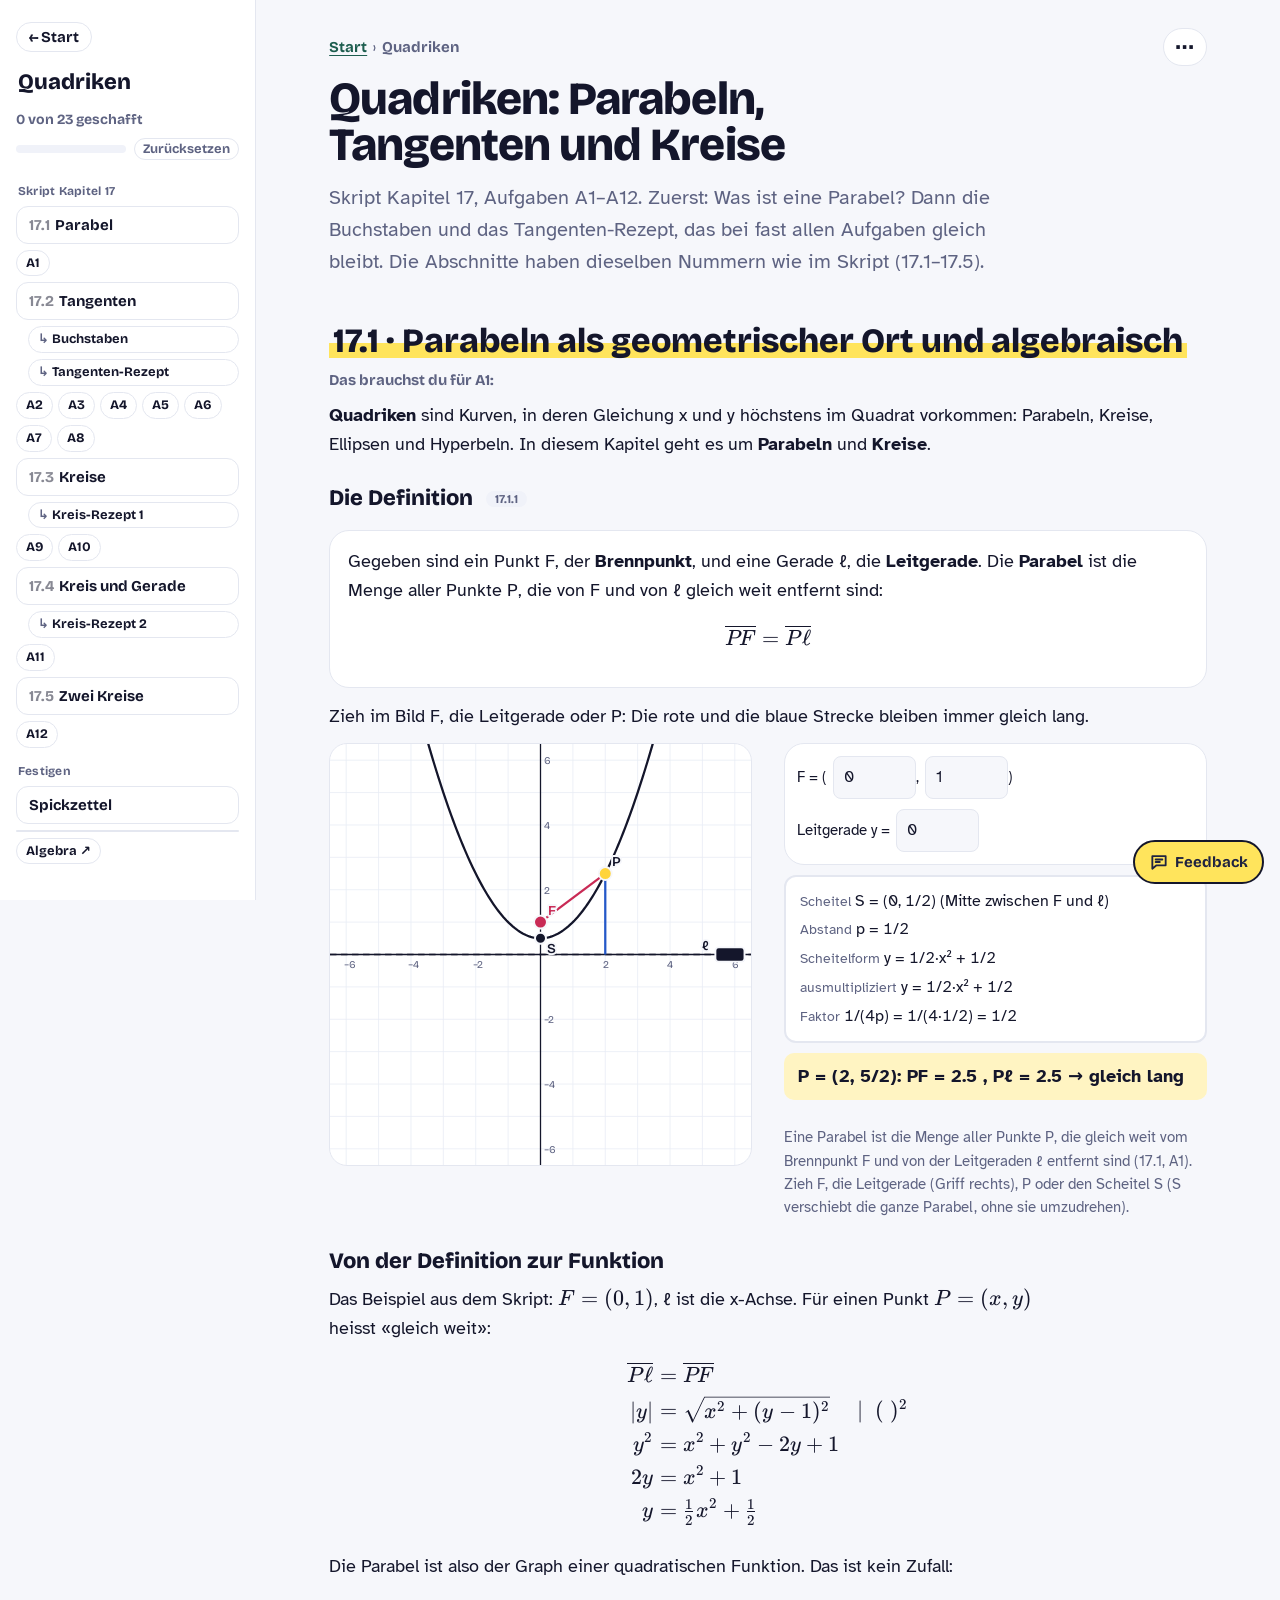
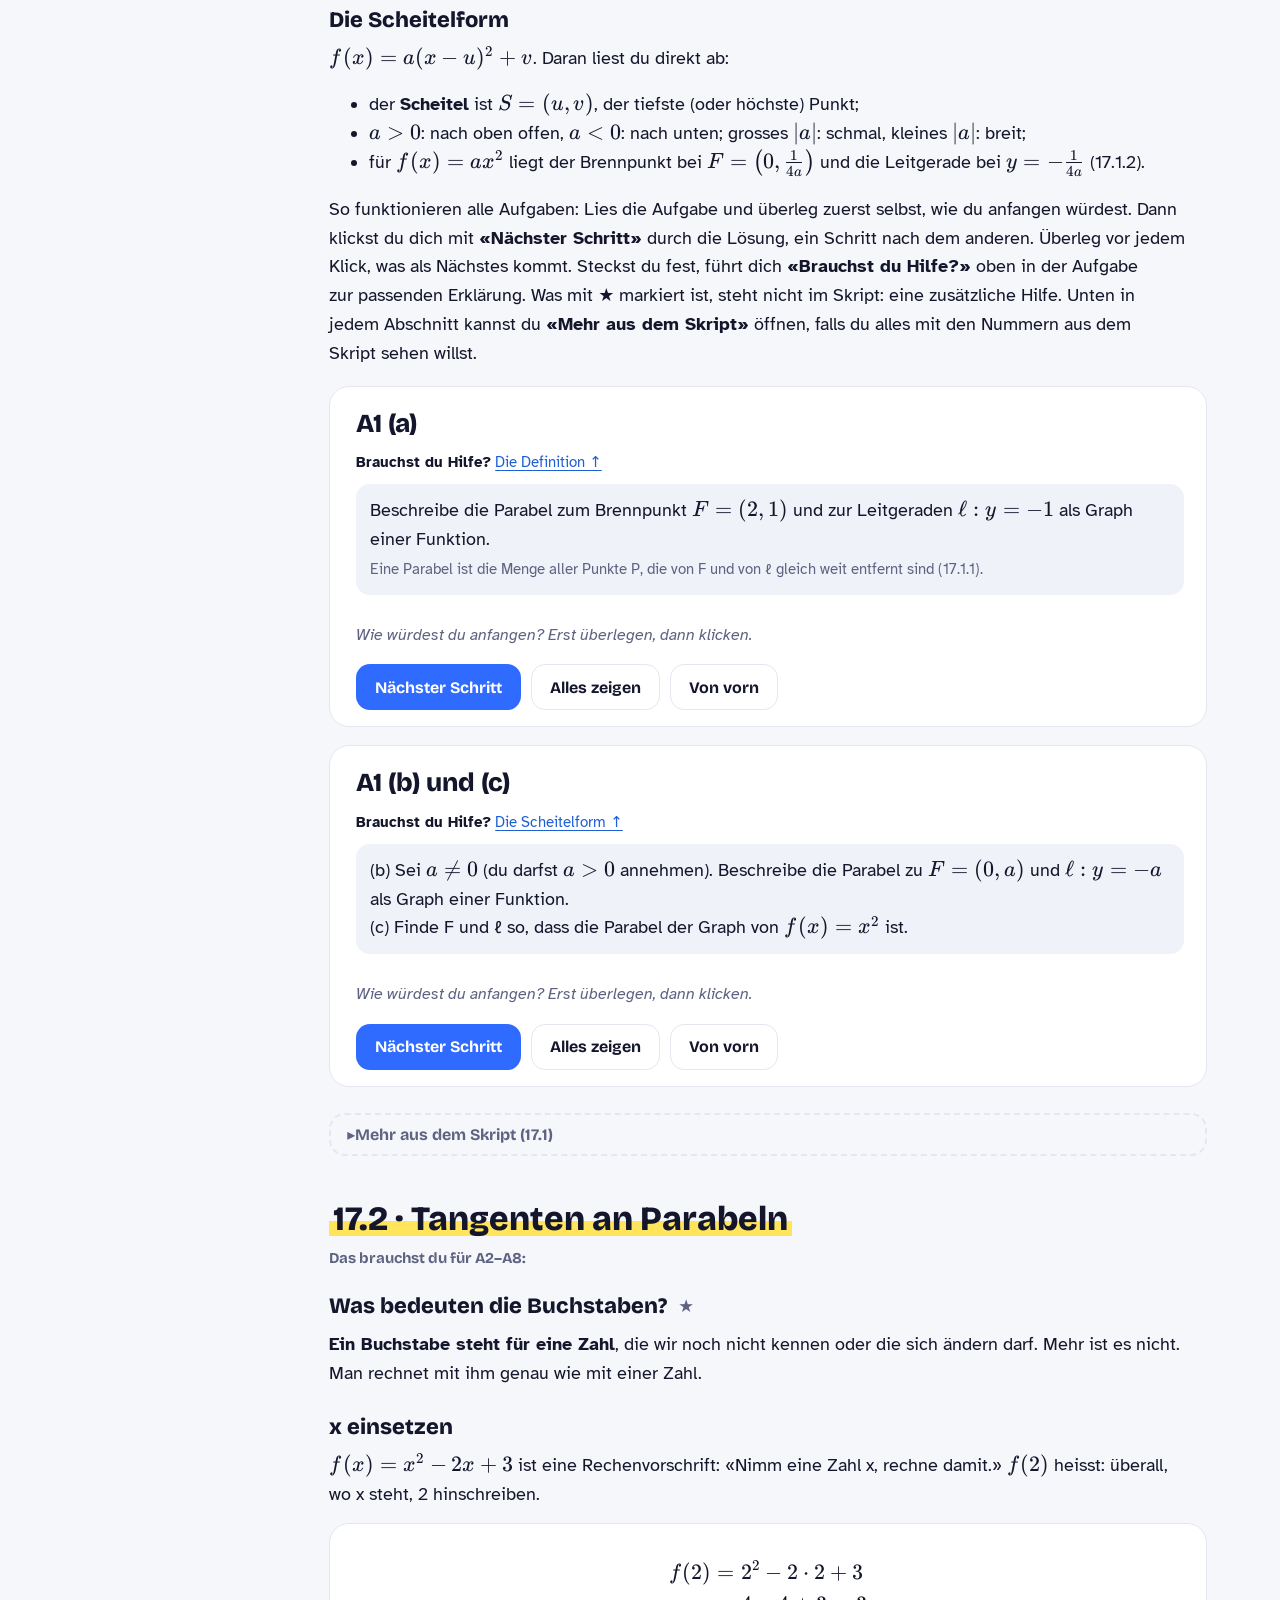
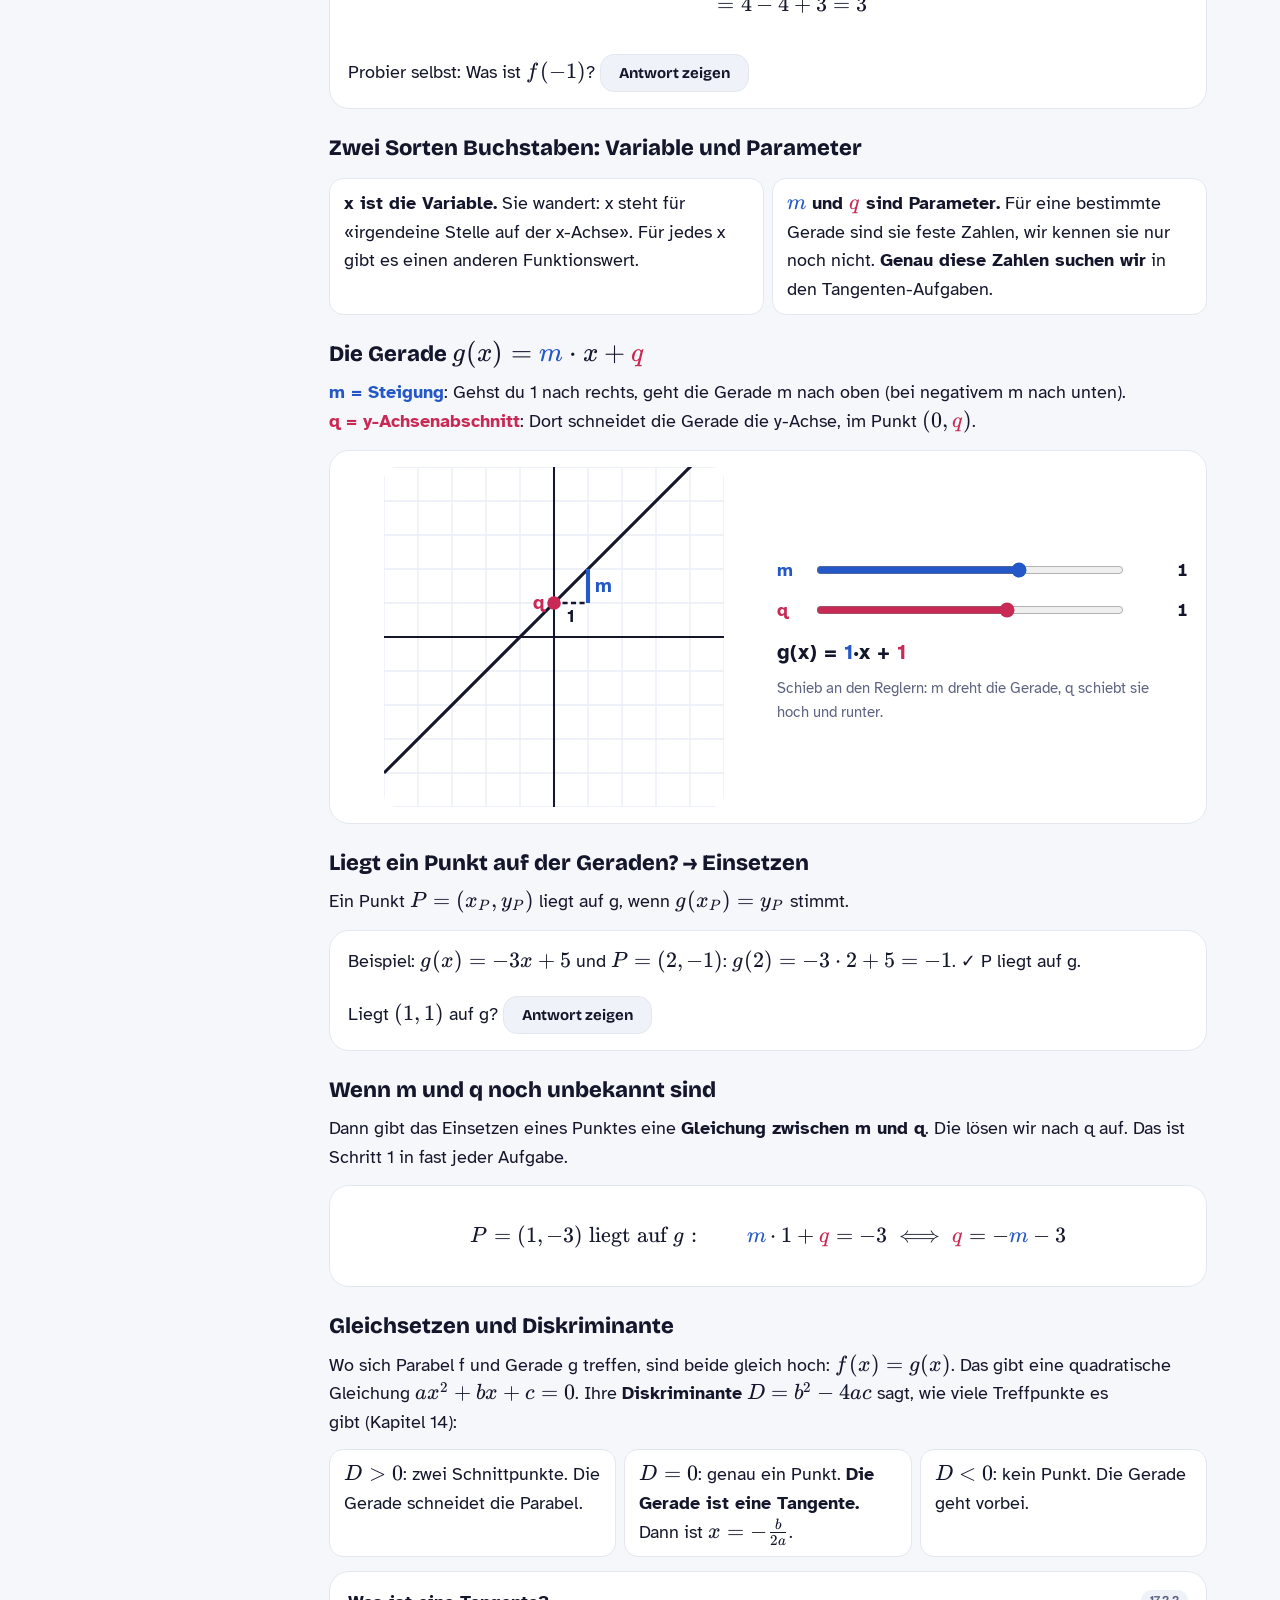
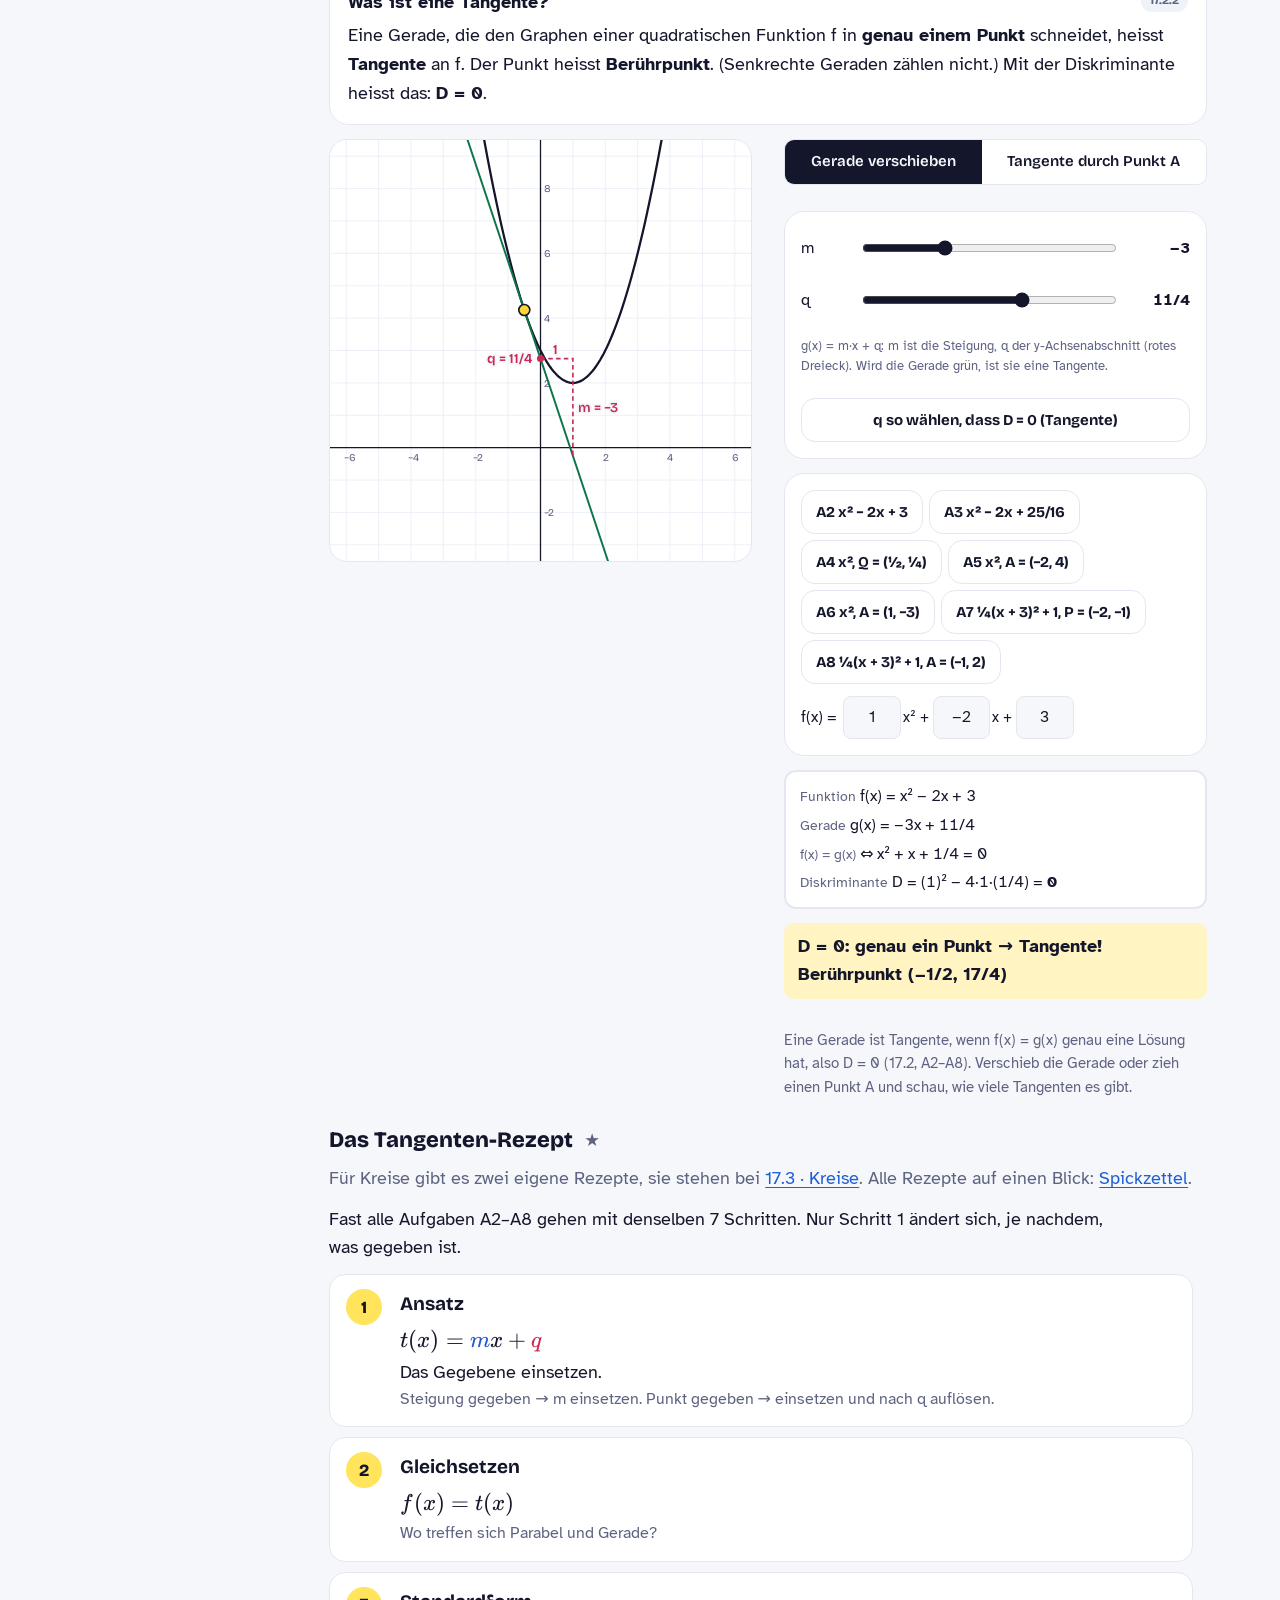
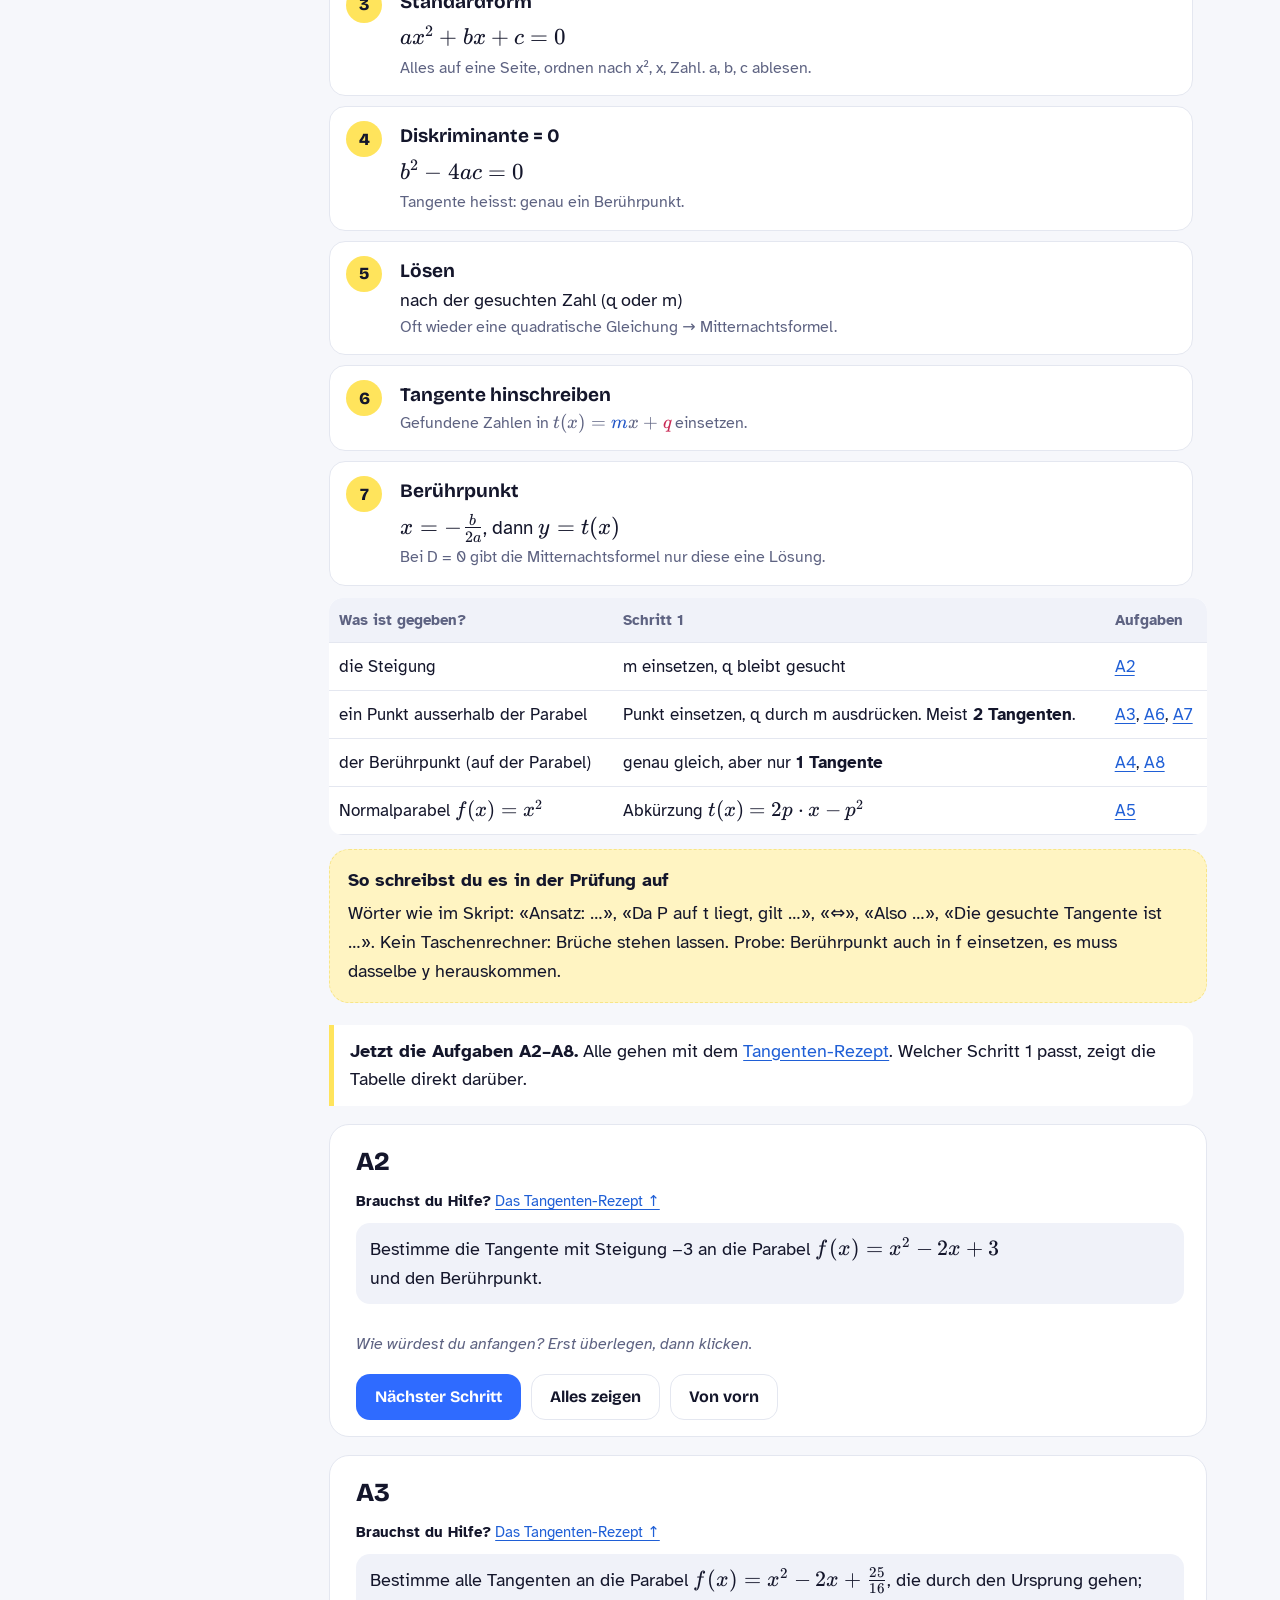
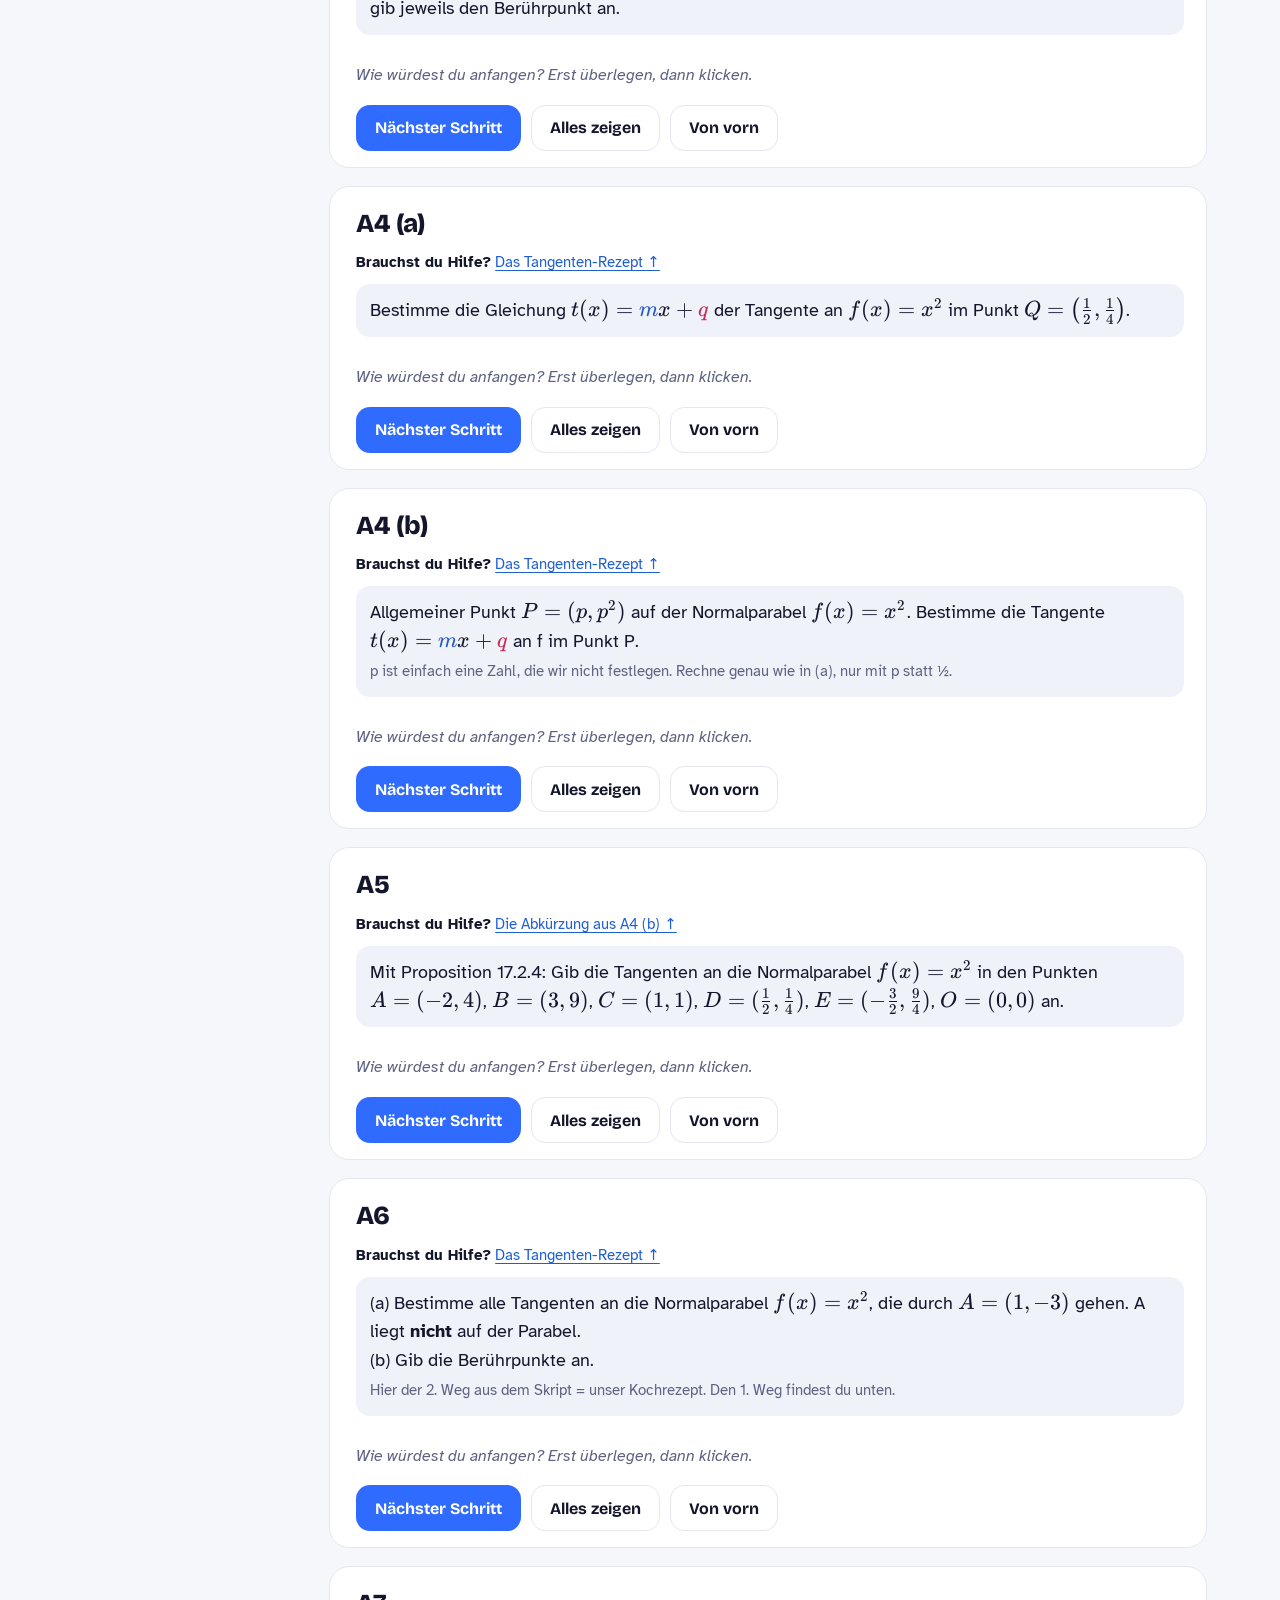
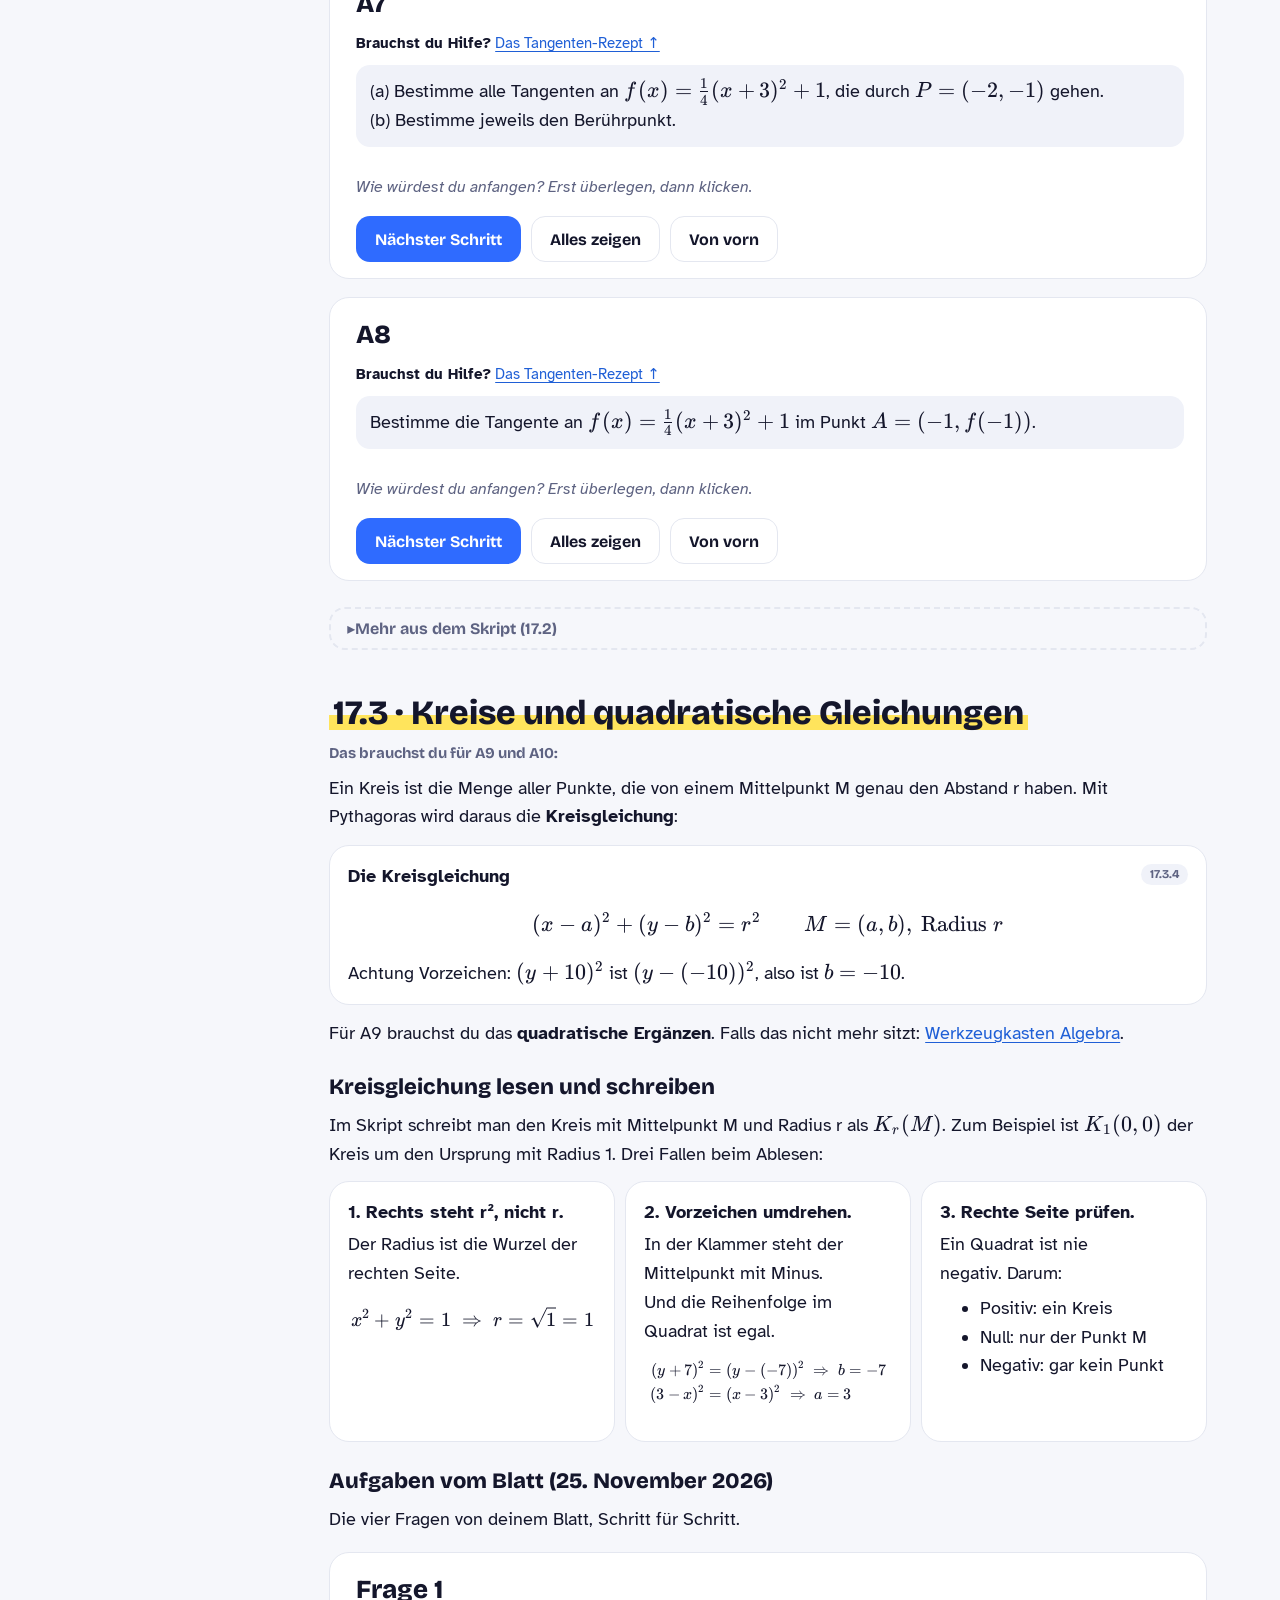
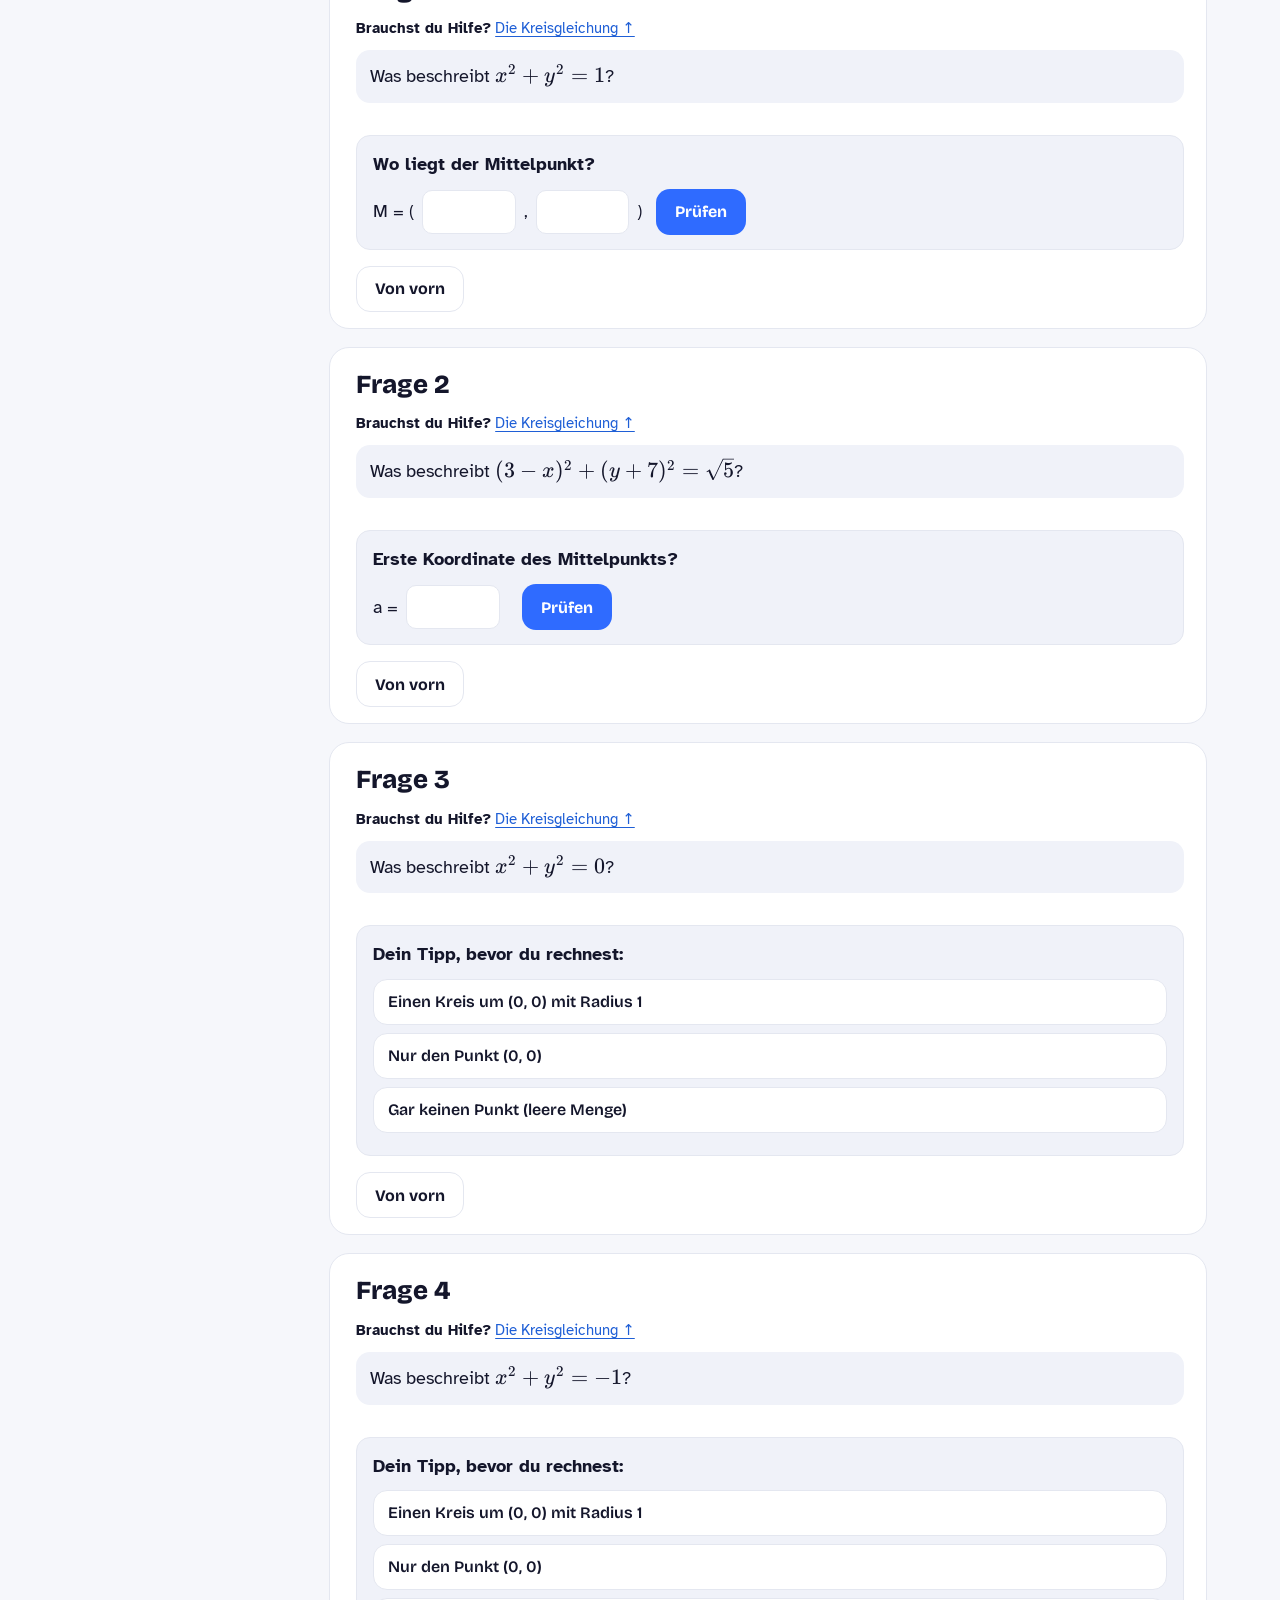
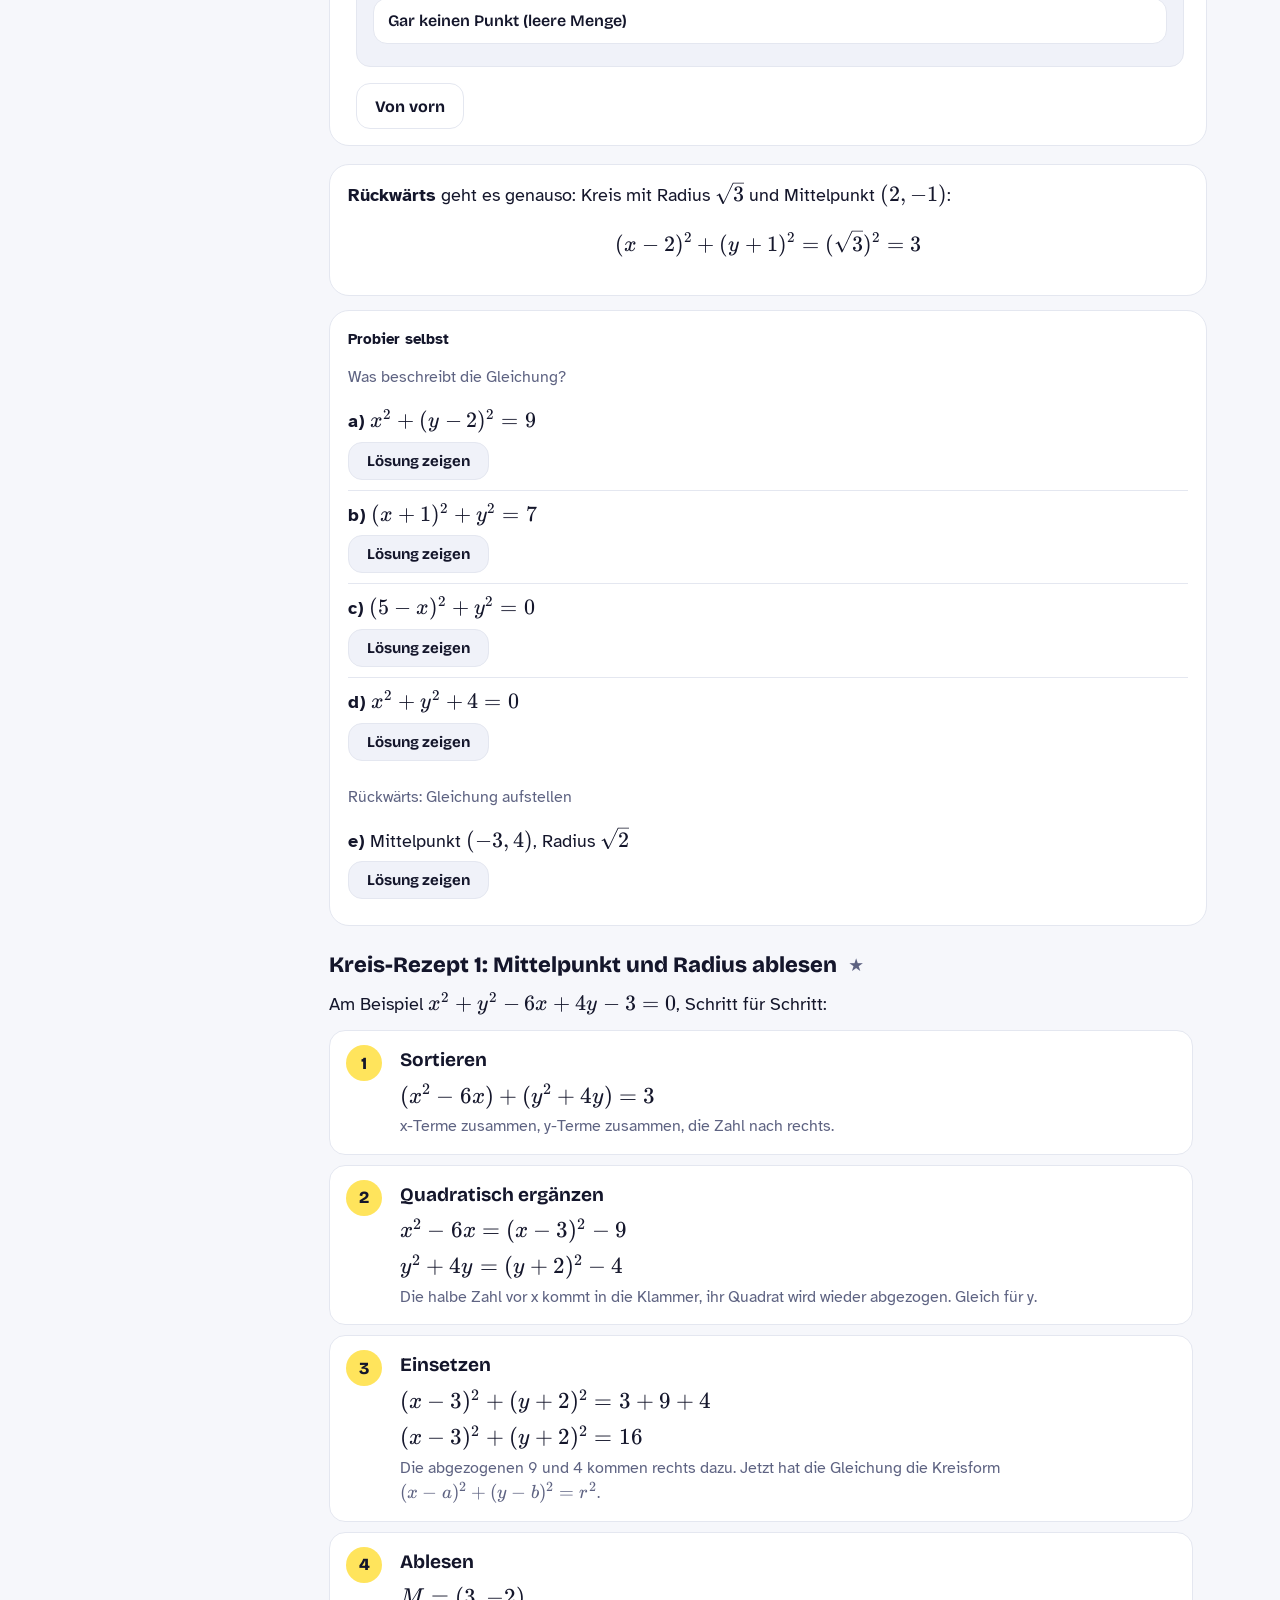
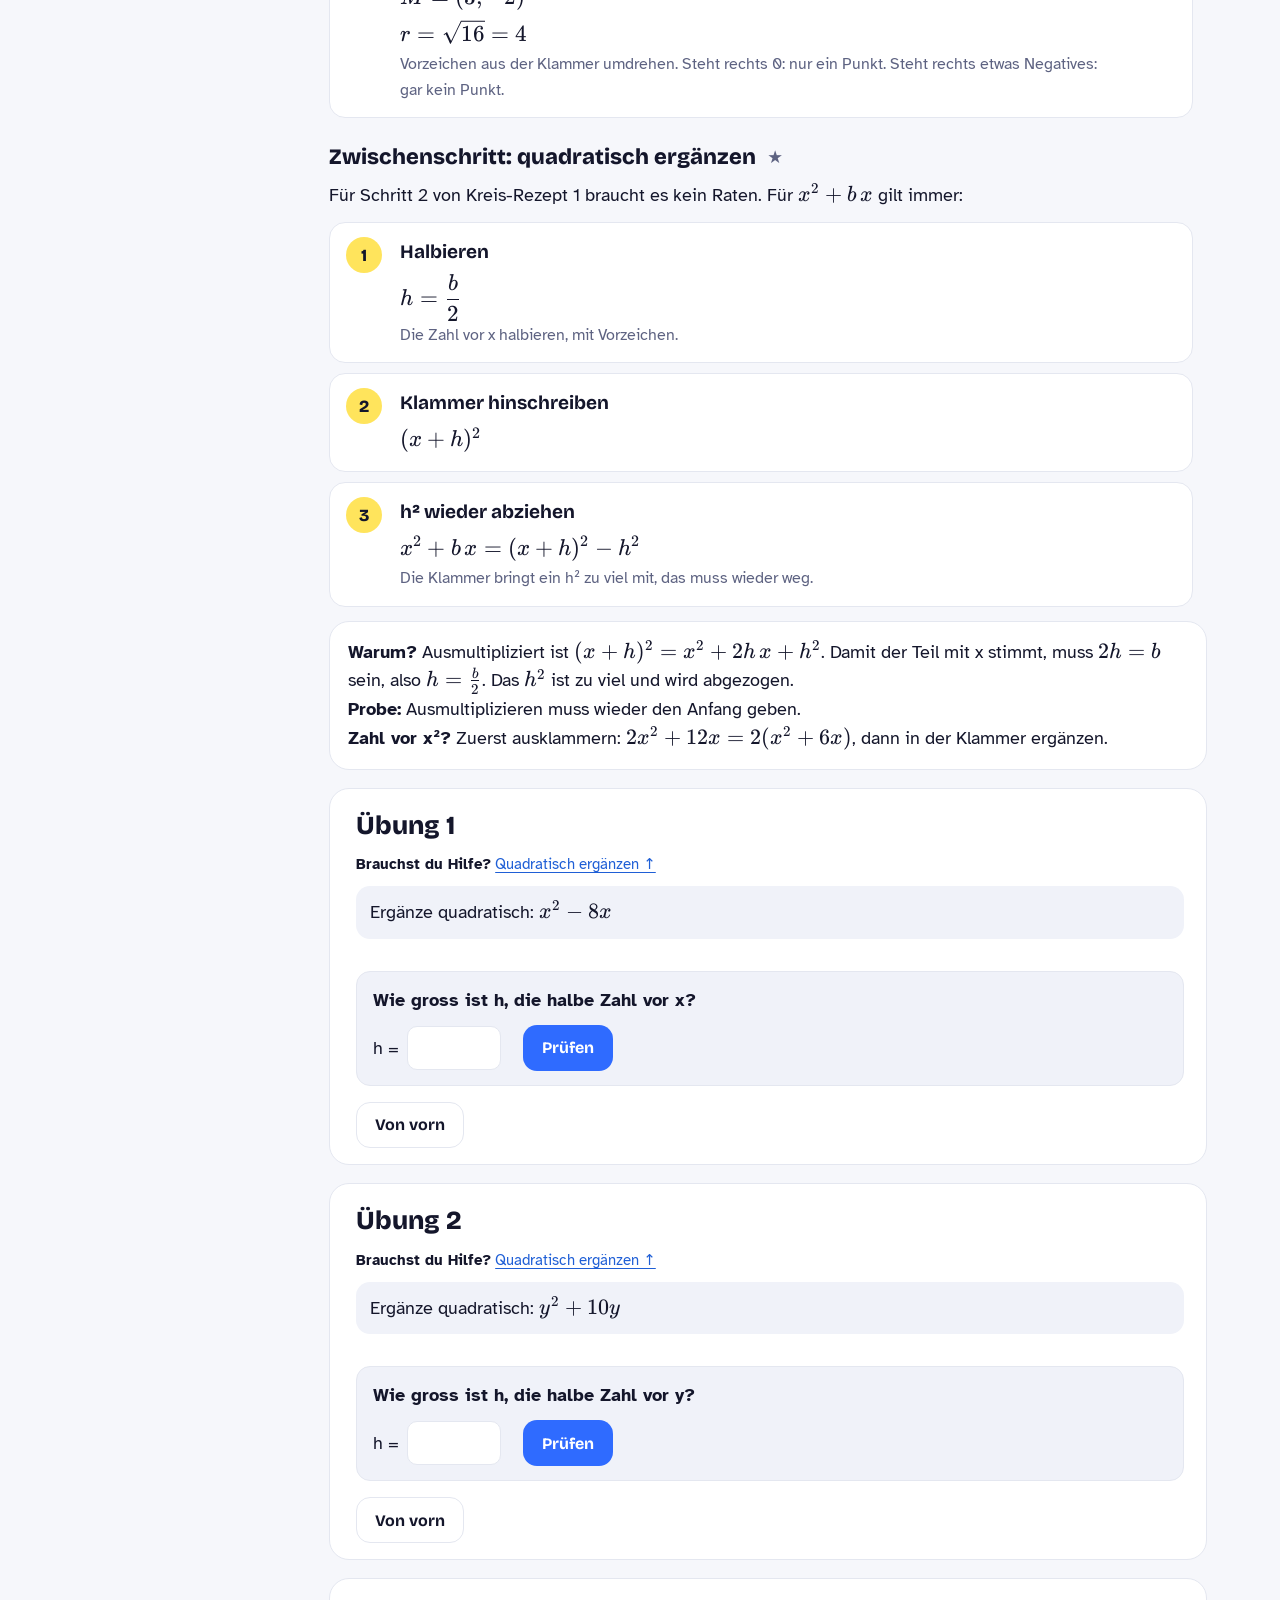
<file: quadriken/interaktiv.html>
<!DOCTYPE html>
<html lang="de">
<head>
<meta charset="utf-8">
<meta name="viewport" content="width=device-width, initial-scale=1, viewport-fit=cover">
<title>Quadriken interaktiv</title>
<link rel="icon" href="/favicon.svg" type="image/svg+xml"><link rel="apple-touch-icon" href="/apple-touch-icon.png"><link rel="manifest" href="/manifest.webmanifest"><meta name="apple-mobile-web-app-title" content="Mathe 2cNP"><meta name="apple-mobile-web-app-capable" content="yes"><meta name="mobile-web-app-capable" content="yes"><meta name="apple-mobile-web-app-status-bar-style" content="black-translucent"><meta name="theme-color" content="#fffdf8" media="(prefers-color-scheme: light)"><meta name="theme-color" content="#1f1a17" media="(prefers-color-scheme: dark)">
<link rel="preconnect" href="https://fonts.googleapis.com">
<link rel="stylesheet" href="https://fonts.googleapis.com/css2?family=Atkinson+Hyperlegible:ital,wght@0,400;0,700;1,400&family=Bricolage+Grotesque:opsz,wght@12..96,600;12..96,700;12..96,800&display=swap">
<script src="../assets/theme.js?v=70"></script>
<script src="../assets/sitenav.js?v=38"></script>
<style>
/* VOICE: calm maths notebook, same family as the Einheitskreis page
   IDEA: squared exercise paper with coloured-pencil constructions
   PICTURE: the coordinate grid itself, large, with draggable points
   COLOUR and TYPE: white paper, blue grid, ink; red focus, blue lines, yellow solutions; Figtree
   LAYOUT: drawing left, mode tabs and live calculation right; stacks on phones */
:root{color-scheme:light dark;
--bg:light-dark(#ffffff,#0f1520);--ink:light-dark(#141a24,#e8ecf3);--mute:light-dark(#5b6576,#9aa6b8);
--grid:light-dark(#d6e4f7,#1f2b3d);--line:light-dark(#e3e8ef,#263245);--card:light-dark(#f4f7fb,#161e2c);
--red:light-dark(#d4213a,#ff5c70);--blue:light-dark(#1c5fd4,#5f9bff);--green:light-dark(#0f7d55,#3ccf95);--hi:light-dark(#fff3c4,#3a3313);--sol:light-dark(#f2c200,#f2c200)}
:root[data-theme=light]{color-scheme:light}:root[data-theme=dark]{color-scheme:dark}
*{box-sizing:border-box;min-width:0}
[hidden]{display:none!important}
body{margin:0;background:var(--bg);color:var(--ink);font:16px/1.55 Figtree,system-ui,sans-serif;overflow-x:clip}
.band{padding:clamp(20px,3.5vw,48px) max(4vw,16px);max-width:1240px;margin:0 auto}
h1{font-size:clamp(28px,4vw,42px);line-height:1.05;margin:0 0 6px;font-weight:800;text-wrap:balance}
.sub{color:var(--mute);margin:0 0 20px;max-width:62ch}
.wrap{display:grid;grid-template-columns:minmax(0,1.1fr) minmax(0,1fr);gap:clamp(16px,3vw,40px);align-items:start}
.fig{position:relative;aspect-ratio:1;width:100%;max-width:640px;touch-action:none;user-select:none}
.fig>svg{position:absolute;inset:0;width:100%;height:100%;overflow:hidden}
.grid{stroke:var(--grid);stroke-width:.025}
.axis{stroke:var(--ink);stroke-width:.04}
.tick{font-size:.32px;fill:var(--mute);font-family:Figtree,system-ui,sans-serif}
.lbl{font-size:.42px;font-weight:600;font-family:Figtree,system-ui,sans-serif;paint-order:stroke;stroke:var(--bg);stroke-width:.12px;stroke-linejoin:round}
.curve{fill:none;stroke:var(--ink);stroke-width:.07}
.lin{stroke:var(--blue);stroke-width:.06}
.lin2{stroke:var(--green);stroke-width:.06}
.tri{fill:none;stroke:var(--red);stroke-width:.05;stroke-dasharray:.14 .1}
.dir{stroke:var(--ink);stroke-width:.05;stroke-dasharray:.2 .14}
.seg-f{stroke:var(--red);stroke-width:.07}
.seg-l{stroke:var(--blue);stroke-width:.07}
.pt{fill:var(--ink)}
.solp{fill:var(--sol);stroke:var(--ink);stroke-width:.05}
.drag{cursor:grab;stroke:var(--bg);stroke-width:.06}
.drag:active{cursor:grabbing}
.circ{fill:var(--blue);fill-opacity:.07;stroke:var(--blue);stroke-width:.07}
.panel{display:grid;gap:14px}
.topbar{display:flex;flex-wrap:wrap;gap:10px}
.quizbtn[aria-pressed=true]{background:var(--hi);color:var(--ink);border-color:var(--ink)}
.quiz .hideable:not(.shown){filter:blur(7px);cursor:pointer;user-select:none}
.quiz:not(.ansshown) .ans{opacity:0}
#quizBtn{margin-left:auto}
.tabs{display:flex;flex:1 1 100%;flex-wrap:wrap;gap:4px;padding:4px;border-radius:12px;background:var(--card);border:1px solid var(--line)}
.tabs button{flex:1 1 auto;white-space:nowrap;border:0;background:transparent;min-height:44px;padding:0 8px;font-weight:600;color:var(--mute);line-height:1.15}
.tabs button[aria-selected=true]{background:var(--bg);color:var(--ink);box-shadow:0 1px 3px rgba(0,0,0,.18)}
.help{margin:0;color:var(--mute);font-size:15px;max-width:60ch}
.box{display:grid;gap:12px;padding:16px;border:1px solid var(--line);border-radius:14px}
.row{display:flex;flex-wrap:wrap;gap:10px 16px;align-items:center}
.frow{flex-wrap:nowrap;gap:4px;white-space:nowrap}.frow label{display:flex;align-items:center;gap:2px}.frow input[type=text]{width:3.6em;padding:8px 6px;margin-left:2px;text-align:center}
label{font-size:15px}
input[type=text]{font:inherit;font-size:16px;width:5.2em;padding:8px 10px;border:1px solid var(--line);border-radius:8px;background:var(--bg);color:var(--ink);margin-left:6px}
input[type=range]{width:100%;height:36px;accent-color:var(--ink)}
.chips{display:flex;flex-wrap:wrap;gap:6px}
button{font:inherit;font-size:15px;min-height:44px;padding:0 14px;border-radius:10px;border:1px solid var(--line);background:var(--card);color:var(--ink);cursor:pointer}
button:focus-visible,input:focus-visible{outline:3px solid var(--blue);outline-offset:2px}
button[aria-pressed=true]{background:var(--ink);color:var(--bg);border-color:var(--ink)}
.seg{display:flex;border:1px solid var(--line);border-radius:10px;overflow:hidden;width:max-content}
.seg button{border:0;border-radius:0;font-weight:600}
.slab{display:grid;grid-template-columns:3.2em minmax(0,1fr) 4.2em;align-items:center;gap:8px}
.slab b{font-variant-numeric:tabular-nums;text-align:right}
.calc{margin:0;padding:12px 14px;border-radius:12px;background:var(--card);display:grid;gap:4px;font-variant-numeric:tabular-nums}
.calc div{white-space:nowrap}
.calc .k{color:var(--mute);font-size:.875em}
.result{margin:0;font-size:18px;font-weight:600;padding:10px 14px;border-radius:10px;background:var(--hi)}
.small{font-size:13px;color:var(--mute);margin:0}
.big{font-size:22px;font-weight:800}
@media(max-width:820px){.wrap{grid-template-columns:minmax(0,1fr)}.fig{margin:0 auto}}
@media(min-width:821px){
  .wrap{grid-template-columns:auto minmax(340px,1fr)}
  .fig{position:sticky;top:12px;width:min(640px,calc(100svh - 24px),55vw)}
}
@media(min-width:821px) and (max-height:900px){
  .band{padding-top:16px;padding-bottom:16px}
  h1{font-size:28px}
  .sub{margin-bottom:12px;font-size:15px}
  .lang{top:16px}
  .panel{gap:10px}
  .box{padding:12px;gap:8px}
  .tabs button{min-height:38px}
}
main.band{position:relative}
.lang{position:absolute;top:clamp(20px,3.5vw,48px);right:max(4vw,16px);z-index:2}
h1,.sub{padding-right:120px}
</style>
<style>
/* same look as the rest of the site: exercise-book paper, ink, highlighters */
:root{--bg:light-dark(#fffdf8,#1f1a17);--ink:light-dark(#1f2340,#f6efe4);--mute:light-dark(#5a5f80,#c2b5a5);
--grid:light-dark(#dfe8f6,#352c26);--line:light-dark(#e2e4ee,#3d332c);--card:light-dark(#ffffff,#2a221d);
--red:light-dark(#c92a55,#ff7aa0);--blue:light-dark(#2458c8,#7aa8ff);--green:light-dark(#0b7449,#5be0a6);
--hi:light-dark(#fff3a8,#4d3f1a);--sol:#ffd43b}
body{font-family:"Atkinson Hyperlegible",system-ui,sans-serif;background-color:var(--bg);
  background-image:linear-gradient(light-dark(#e3ecf8,#2e2723) 1px,transparent 1px),linear-gradient(90deg,light-dark(#e3ecf8,#2e2723) 1px,transparent 1px);background-size:24px 24px}
h1,.tabs button,button,.lbl,.tick{font-family:"Bricolage Grotesque",system-ui,sans-serif}
h1{font-weight:800;letter-spacing:-.02em}
.fig>svg{background:var(--card);border:2px solid var(--ink);border-radius:18px}
.fig{border-radius:18px;box-shadow:5px 5px 0 light-dark(#1f2340,#000)}
.box{background:var(--card);border:2px solid var(--line);border-radius:18px}
.calc{background:var(--card);border:2px solid var(--line)}
.tabs{background:var(--card);border:2px solid var(--ink)}
.tabs button[aria-selected=true]{background:light-dark(#ffe45c,#7a5c0c);color:var(--ink);box-shadow:none}
button{border:2px solid var(--ink);font-weight:700}
.quizbtn[aria-pressed=true]{background:light-dark(#ffadc8,#d2507e)}
.topbar{display:flex;justify-content:space-between;align-items:center;gap:10px;margin:0 0 18px;flex-wrap:wrap}.topbar .crumb{margin:0}.topctl{display:flex;gap:8px;margin-left:auto}
.topctl .lang{position:static}
.topctl .langsw{display:flex;border:2px solid var(--ink);border-radius:10px;overflow:hidden;background:var(--card)}
.topctl .langsw a{padding:0 11px;display:grid;place-items:center;font:700 14px "Bricolage Grotesque",sans-serif;text-decoration:none;color:var(--ink)}
.topctl .langsw a[aria-current]{background:var(--ink);color:var(--bg)}
h1,.sub{padding-right:0!important}
@media(max-width:520px){.topctl .langsw a,.topctl .lang button{padding:0 8px;font-size:13px}}
</style>
<link rel="stylesheet" href="../assets/katex/katex.min.css">
<script defer src="../assets/katex/katex.min.js"></script>
<script defer src="../assets/katex/contrib/auto-render.min.js"></script>
<style>
html[lang=de] [data-l=en],html[lang=en] [data-l=de]{display:none!important}
.th2{font:800 clamp(26px,3.6vw,34px)/1.1 "Bricolage Grotesque",sans-serif;margin:64px 0 14px}
.th2>span{background:linear-gradient(transparent 55%,light-dark(#ffe45c,#7a5c0c) 55%,light-dark(#ffe45c,#7a5c0c) 92%,transparent 92%);padding:0 4px}
.theory{display:grid;grid-template-columns:repeat(auto-fill,minmax(270px,1fr));gap:14px;margin:16px 0}
.theory .tc{border:2px solid var(--line);border-radius:18px;padding:14px 16px;background:var(--card)}
.theory .tc h3{margin:0 0 6px;font:800 19px "Bricolage Grotesque",sans-serif}
.theory .tc p{font-size:16px;margin:0 0 6px}
.theory .katex-display{margin:.4em 0;overflow-x:auto;overflow-y:hidden;padding:2px 0}
.tc.k-m{border-top:6px solid light-dark(#9fd0ff,#3d82d6)}.tc.k-y{border-top:6px solid light-dark(#ffe45c,#e8c728)}.tc.k-p{border-top:6px solid light-dark(#ffadc8,#d2507e)}.tc.k-g{border-top:6px solid light-dark(#8ee6c0,#2fae7d)}
.mm{color:var(--blue);font-weight:700}.qq{color:var(--red);font-weight:700}
.more{margin-top:12px}.more a{color:var(--blue)}
</style>
<link rel="stylesheet" href="../assets/clean.css?v=3">
</head>
<body>
<main class="band">
<p class="crumb"><a href="./" style="color:var(--blue)">← Quadriken</a></p>
<div class="seg lang" role="group" aria-label="Sprache / language"><button id="lDe" type="button">DE</button><button id="lEn" type="button">EN</button></div>
<h1 data-t="title">Quadriken zum Ziehen</h1>
<p class="sub" data-t="sub"></p>
<div class="wrap">
  <div class="fig"><svg id="fig" role="img" aria-label="Koordinatensystem"></svg></div>
  <section class="panel">
    <div class="topbar">
      <div class="tabs" role="tablist" aria-label="Thema">
        <button id="t1" type="button" role="tab" data-t="t1"></button>
        <button id="t2" type="button" role="tab" data-t="t2"></button>
        <button id="t3" type="button" role="tab" data-t="t3"></button>
        <button id="t4" type="button" role="tab" data-t="t4"></button>
      </div>
      <button id="quizBtn" type="button" class="quizbtn" data-t="quiz"></button>
    </div>

    <!-- Tab 1 -->
    <div class="box" data-tab="1">
      <div class="row">
        <label>F = (<input id="fu" type="text" inputmode="decimal" aria-label="F x">,<input id="ff" type="text" inputmode="decimal" aria-label="F y">)</label>
        <label><span data-t="dirLbl"></span><input id="fd" type="text" inputmode="decimal"></label>
      </div>
    </div>
    <div class="calc hideable" data-tab="1" id="calc1"></div>
    <p class="result hideable" data-tab="1" id="res1" data-reveal="ans"></p>

    <!-- Tab 2 -->
    <div class="seg" role="group" data-tab="2" style="margin-bottom:12px"><button id="s2a" type="button" data-t="s2a"></button><button id="s2b" type="button" data-t="s2b"></button></div>
    <div class="box" data-tab="2" data-sub="line">
      <div class="slab"><span>m</span><input id="m2" type="range" min="-8" max="8" step="0.25" aria-label="m"><b id="m2v"></b></div>
      <div class="slab"><span>q</span><input id="q2" type="range" min="-10" max="10" step="0.25" aria-label="q"><b id="q2v"></b></div>
      <p class="small" data-t="mqHelp" style="margin:4px 0 10px"></p>
      <button id="snap2" type="button" data-t="snap"></button>
    </div>
    <div class="box" data-tab="2" data-sub="point">
      <div class="row"><label>A = (<input id="ax" type="text" inputmode="decimal" aria-label="A x">,<input id="ay" type="text" inputmode="decimal" aria-label="A y">)</label></div>
      <p class="help" data-t="dragA" style="margin-top:8px"></p>
      <p class="small" id="ptq" style="margin-top:6px"></p>
    </div>
    <div class="box" data-tab="2">
      <div class="chips" id="presets"></div>
      <div class="row frow">
        <span>f(x) =</span>
        <label><input id="pa" type="text" inputmode="decimal" aria-label="a">x²</label>
        <label>+<input id="pb" type="text" inputmode="decimal" aria-label="b">x</label>
        <label>+<input id="pc" type="text" inputmode="decimal" aria-label="c"></label>
      </div>
    </div>
    <div class="calc hideable" data-tab="2" id="calc2"></div>
    <p class="result hideable" data-tab="2" id="res2" data-reveal="ans"></p>

    <!-- Tab 3 -->
    <div class="box" data-tab="3">
      <div class="row">
        <label>M = (<input id="ca" type="text" inputmode="decimal" aria-label="M x">,<input id="cb" type="text" inputmode="decimal" aria-label="M y">)</label>
        <label>r =<input id="cr" type="text" inputmode="decimal"></label>
      </div>
      <div class="slab"><span>m</span><input id="m3" type="range" min="-5" max="5" step="0.25" aria-label="m"><b id="m3v"></b></div>
      <div class="slab"><span>q</span><input id="q3" type="range" min="-10" max="10" step="0.25" aria-label="q"><b id="q3v"></b></div>
      <button id="snap3" type="button" data-t="snap"></button>
    </div>
    <div class="calc hideable" data-tab="3" id="eq3"></div>
    <div class="calc hideable" data-tab="3" id="calc3"></div>
    <p class="result hideable" data-tab="3" id="res3" data-reveal="ans"></p>

    <!-- Tab 4 -->
    <div class="box" data-tab="4">
      <div class="chips" id="presets4"></div>
      <div class="row">
        <label>M₁ = (<input id="a1" type="text" inputmode="decimal" aria-label="M1 x">,<input id="b1" type="text" inputmode="decimal" aria-label="M1 y">)</label>
        <label>r₁ =<input id="r1" type="text" inputmode="decimal"></label>
      </div>
      <div class="row">
        <label>M₂ = (<input id="a2" type="text" inputmode="decimal" aria-label="M2 x">,<input id="b2" type="text" inputmode="decimal" aria-label="M2 y">)</label>
        <label>r₂ =<input id="r2" type="text" inputmode="decimal"></label>
      </div>
      <p class="small" data-t="method4"></p>
    </div>
    <div class="calc hideable" data-tab="4" id="calc4"></div>
    <p class="result hideable" data-tab="4" id="res4" data-reveal="ans"></p>
    <p class="help" id="help" style="margin-top:16px"></p>
  </section>
</div>
<h2 class="th2" id="theorie"><span data-l="de">Die Theorie im Überblick</span><span data-l="en">The theory at a glance</span></h2>
<div class="theory">
  <div class="tc k-p"><h3><span data-l="de">Parabel</span><span data-l="en">Parabola</span></h3>
    <p><span data-l="de">Alle Punkte, die gleich weit vom Brennpunkt F und von der Leitgeraden ℓ entfernt sind. Der Scheitel S liegt genau in der Mitte.</span><span data-l="en">All points that are equally far from the focus F and from the directrix ℓ. The vertex S is exactly in the middle.</span></p>
    $$F = (0, p),\ \ \ell: y = -p$$
    $$\Rightarrow\ y = \tfrac{1}{4p}\,x^2$$</div>
  <div class="tc k-y"><h3><span data-l="de">Scheitelform</span><span data-l="en">Vertex form</span></h3>
    $$f(x) = a\,(x - u)^2 + v$$
    <p><span data-l="de">Scheitel \(S = (u, v)\). a &gt; 0: nach oben offen, a &lt; 0: nach unten. Grosses |a|: schmal.</span><span data-l="en">Vertex \(S = (u, v)\). a &gt; 0: opens upwards, a &lt; 0: downwards. Large |a|: narrow.</span></p></div>
  <div class="tc k-m"><h3><span data-l="de">Gerade</span><span data-l="en">Line</span></h3>
    $$g(x) = \m\,x + \q$$
    <p><span data-l="de"><span class="mm">m</span> = Steigung (1 nach rechts → m nach oben), <span class="qq">q</span> = y-Achsenabschnitt.</span><span data-l="en"><span class="mm">m</span> = slope (1 to the right → m up), <span class="qq">q</span> = y-intercept.</span></p>
    <p><span data-l="de">Punkt P liegt auf g ⇔ \(g(x_P) = y_P\).</span><span data-l="en">Point P lies on g ⇔ \(g(x_P) = y_P\).</span></p></div>
  <div class="tc k-g"><h3><span data-l="de">Diskriminante</span><span data-l="en">Discriminant</span></h3>
    $$\begin{aligned}ax^2 + bx + c &= 0\\ D &= b^2 - 4ac\end{aligned}$$
    <p>D &gt; 0: <span data-l="de">2 Lösungen</span><span data-l="en">2 solutions</span> · D = 0: <span data-l="de">1 Lösung</span><span data-l="en">1 solution</span>, \(x = -\frac{b}{2a}\) · D &lt; 0: <span data-l="de">keine</span><span data-l="en">none</span></p></div>
  <div class="tc k-y"><h3><span data-l="de">Tangente = D ist 0</span><span data-l="en">Tangent = D is 0</span></h3>
    <p><span data-l="de">Ansatz \(t(x) = \m x + \q\) → Gegebenes einsetzen → \(f(x) = t(x)\) → Standardform → \(D = 0\) → lösen → Berührpunkt \(x = -\frac{b}{2a}\).</span><span data-l="en">Set-up \(t(x) = \m x + \q\) → substitute what's given → \(f(x) = t(x)\) → standard form → \(D = 0\) → solve → point of contact \(x = -\frac{b}{2a}\).</span></p></div>
  <div class="tc k-p"><h3><span data-l="de">Abkürzung Normalparabel</span><span data-l="en">Shortcut for x²</span></h3>
    <p><span data-l="de">Tangente an \(f(x) = x^2\) im Punkt \((p, p^2)\):</span><span data-l="en">Tangent to \(f(x) = x^2\) at the point \((p, p^2)\):</span></p>
    $$t(x) = 2p\cdot x - p^2$$</div>
  <div class="tc k-m"><h3><span data-l="de">Kreis</span><span data-l="en">Circle</span></h3>
    $$(x - a)^2 + (y - b)^2 = r^2$$
    <p><span data-l="de">Mittelpunkt \(M = (a, b)\), Radius r. Ausmultipliziert: Kreisgleichung in Standardform; durch quadratisches Ergänzen zurück.</span><span data-l="en">Centre \(M = (a, b)\), radius r. Expanded: general form; complete the square to get back.</span></p></div>
  <div class="tc k-g"><h3><span data-l="de">Kreis und Gerade</span><span data-l="en">Circle and line</span></h3>
    <p><span data-l="de">\(y = \m x + \q\) in die Kreisgleichung einsetzen → quadratische Gleichung in x → D entscheidet: 2, 1 (Tangente) oder 0 Schnittpunkte.</span><span data-l="en">Substitute \(y = \m x + \q\) into the circle equation → quadratic equation in x → D decides: 2, 1 (tangent) or 0 intersection points.</span></p>
    <p><span data-l="de">Zwei Kreise: Gleichungen voneinander abziehen → Gerade.</span><span data-l="en">Two circles: subtract the equations → a line.</span></p></div>
</div>
<p class="more"><a href="spickzettel.html"><span data-l="de">Lücken-Spickzettel zu diesem Thema</span><span data-l="en">Fill-in cheat sheet for this topic</span></a> · <a href="../training/"><span data-l="de">Prüfungstraining</span><span data-l="en">Exam training</span></a></p>
<p class="lic" style="margin-top:28px;color:var(--mute);font-size:14px;max-width:70ch"><span data-l="de">Inhalte unter <a href="https://creativecommons.org/licenses/by-sa/4.0/deed.de">CC BY-SA 4.0</a>. Basierend auf den <a href="https://fginfo.ksbg.ch/dokuwiki/doku.php?id=lehrkraefte:snr:klasse-ib-2025">Skripten «Mathematik 2cNP»</a> von Ivo Blöchliger und Olaf Schnürer (CC BY-SA), verändert und ergänzt mit eigenen Erklärungen, Lösungswegen und Aufgaben. Code: MIT.</span><span data-l="en">Content licensed under <a href="https://creativecommons.org/licenses/by-sa/4.0/">CC BY-SA 4.0</a>. Based on the <a href="https://fginfo.ksbg.ch/dokuwiki/doku.php?id=lehrkraefte:snr:klasse-ib-2025">“Mathematik 2cNP” scripts</a> by Ivo Blöchliger and Olaf Schnürer (CC BY-SA), changed and extended with own explanations, solutions and exercises. Code: MIT.</span></p>
</main>
<script>
{
const $=id=>document.getElementById(id);
const svg=$('fig');
const st={tab:1,u:0,f:1,d:0,px:2,a:1,b:-2,c:3,sub:'line',m2:-3,q2:2.75,ax:0,ay:0,ca:0,cb:0,r:5,m3:1,q3:1,quiz:false,lang:'de',a1:0,b1:0,r1:85,a2:140,b2:20,r2:65};
try{const s=JSON.parse(localStorage.getItem('quadriken')||'null');if(s)Object.assign(st,s)}catch(e){}
{const ql=new URLSearchParams(location.search).get('lang');if(ql==='de'||ql==='en')st.lang=ql;}
const save=()=>{try{localStorage.setItem('quadriken',JSON.stringify(st))}catch(e){}};
const I18N={
de:{title:'Quadriken zum Ziehen',sub:'Parabeln, Tangenten und Kreise aus Kapitel 17. Zieh die farbigen Punkte oder stell die Werte rechts ein. Die Rechnung läuft live mit.',
t1:'Brennpunkt',t2:'Tangente',t3:'Kreis & Gerade',t4:'Zwei Kreise',quiz:'Erst selbst rechnen',quizOff:'Alles wieder zeigen',dirLbl:'Leitgerade y =',s2a:'Gerade verschieben',s2b:'Tangente durch Punkt A',
snap:'q so wählen, dass D = 0 (Tangente)',dragA:'Aufgabe: Finde die Tangenten an die Parabel, die durch A gehen. Wähl unten eine Aufgabe von A4 bis A8 oder zieh den gelben Punkt A im Bild. Liegt A unter der Parabel, gibt es 2 Tangenten, auf der Parabel 1, innen drin keine.',ptQuiz:'Die Tangenten erscheinen, sobald du unten das Resultat antippst.',
mqHelp:'g(x) = m·x + q: m ist die Steigung, q der y-Achsenabschnitt (rotes Dreieck). Wird die Gerade grün, ist sie eine Tangente.',
method4:'Rechenweg hier: beide Kreisgleichungen ausmultiplizieren und voneinander abziehen. Dann fallen x² und y² weg und es bleibt eine Gerade durch beide Schnittpunkte. Das Skript (A12) löst nach y auf und quadriert zweimal: gleiche Punkte, aber viel mehr Rechnung.',
help:{1:'Eine Parabel ist die Menge aller Punkte P, die gleich weit vom Brennpunkt F und von der Leitgeraden ℓ entfernt sind (17.1, A1). Zieh F, die Leitgerade (Griff rechts), P oder den Scheitel S (S verschiebt die ganze Parabel, ohne sie umzudrehen).',
2:'Eine Gerade ist Tangente, wenn f(x) = g(x) genau eine Lösung hat, also D = 0 (17.2, A2–A8). Verschieb die Gerade oder zieh einen Punkt A und schau, wie viele Tangenten es gibt.',
3:'Kreisgleichung (x − a)² + (y − b)² = r² und Schnitt mit einer Geraden per Einsetzen (17.3–17.4, A9, A11). Zieh den Mittelpunkt M oder verändere die Gerade.',
4:'Schnittpunkte zweier Kreise (17.5, A12). Zieh die Mittelpunkte M₁ und M₂ oder gib Mittelpunkte und Radien ein.'},
quizHint:' Rechnung und Resultat sind verborgen: erst selbst rechnen, dann antippen. Nochmals tippen versteckt es wieder.',
vertex:'Scheitel',mid:'(Mitte zwischen F und ℓ)',dist:'Abstand',down:' (F unter ℓ: Parabel nach unten offen)',vform:'Scheitelform',expanded:'ausmultipliziert',factor:'Faktor',
equal:'gleich lang',func:'Funktion',line:'Gerade',disc:'Diskriminante',ansatz:'Ansatz',aOnT:'A liegt auf t',sols:'Lösungen',none:'keine',tangent:'Tangente',touches:'berührt in',
circle:'Kreis',subst:'Einsetzen',order:'Ordnen',aZero:'a darf nicht 0 sein.',
d0p:p=>`D = 0: genau ein Punkt → Tangente! Berührpunkt ${p}`,d2:p=>`D > 0: zwei Schnittpunkte ${p}`,dneg:'D < 0: kein Schnittpunkt, die Gerade geht an der Parabel vorbei',
d0c:p=>`D = 0: genau ein Punkt → die Gerade ist Tangente. Berührpunkt ${p}`,dnegc:'D < 0: kein Schnittpunkt',and:' und ',
two:'Zwei Tangenten: A liegt ausserhalb der Parabel.',one:'Genau eine Tangente: A liegt auf der Parabel.',zero:'Keine Tangente: A liegt innerhalb der Parabel.',
k1k2:'K₁ − K₂',solveY:'nach y aufgelöst',into:'in K₁ einsetzen',same:'Gleicher Mittelpunkt: die Kreise sind gleich oder schneiden sich nie.',touch4:p=>`Die Kreise berühren sich in ${p}.`,two4:p=>`Zwei Schnittpunkte: ${p}`,zero4:'Kein Schnittpunkt: die Kreise liegen ausein­ander oder ineinander.',ex4:'Beispiel'},
en:{title:'Interactive conics',sub:'Parabolas, tangents and circles from chapter 17. Drag the coloured points or set the values on the right. The working updates live.',
t1:'Focus',t2:'Tangent',t3:'Circle & line',t4:'Two circles',quiz:'Try it first',quizOff:'Show everything again',dirLbl:'Directrix y =',s2a:'Move the line',s2b:'Tangent through point A',
snap:'Choose q so that D = 0 (tangent)',dragA:'Task: find the tangents to the parabola that go through A. Pick one of A4 to A8 below or drag the yellow point A in the picture. If A is below the parabola there are 2 tangents, on the parabola 1, inside none.',ptQuiz:'The tangents appear as soon as you tap the result below.',
mqHelp:'g(x) = m·x + q: m is the slope, q the y-intercept (red triangle). When the line turns green, it is a tangent.',
method4:'Method used here: expand both circle equations and subtract one from the other. x² and y² cancel, leaving a line through both intersection points. The handout (A12) solves for y and squares twice: same points, much more work.',
help:{1:'A parabola is the set of all points P that are equally far from the focus F and from the directrix ℓ (17.1, A1). Drag F, the directrix (handle on the right), P or the vertex S (S moves the whole parabola without flipping it).',
2:'A line is a tangent when f(x) = g(x) has exactly one solution, i.e. D = 0 (17.2, A2–A8). Move the line, or drag a point A and see how many tangents there are.',
3:'Circle equation (x − a)² + (y − b)² = r² and intersection with a line by substitution (17.3–17.4, A9, A11). Drag the centre M or change the line.',
4:'Intersection points of two circles (17.5, A12). Drag the centres M₁ and M₂ or type in centres and radii.'},
quizHint:' Working and result are hidden: work it out first, then tap to reveal. Tap again to hide it.',
vertex:'Vertex',mid:'(halfway between F and ℓ)',dist:'Distance',down:' (F below ℓ: parabola opens downwards)',vform:'Vertex form',expanded:'expanded',factor:'Factor',
equal:'equal',func:'Function',line:'Line',disc:'Discriminant',ansatz:'Set up',aOnT:'A lies on t',sols:'Solutions',none:'none',tangent:'Tangent',touches:'touches at',
circle:'Circle',subst:'Substitute',order:'Rearrange',aZero:'a must not be 0.',
d0p:p=>`D = 0: exactly one point → tangent! Point of contact ${p}`,d2:p=>`D > 0: two intersection points ${p}`,dneg:'D < 0: no intersection, the line misses the parabola',
d0c:p=>`D = 0: exactly one point → the line is a tangent. Point of contact ${p}`,dnegc:'D < 0: no intersection',and:' and ',
two:'Two tangents: A lies outside the parabola.',one:'Exactly one tangent: A lies on the parabola.',zero:'No tangent: A lies inside the parabola.',
k1k2:'K₁ − K₂',solveY:'solve for y',into:'substitute into K₁',same:'Same centre: the circles are identical or never meet.',touch4:p=>`The circles touch at ${p}.`,two4:p=>`Two intersection points: ${p}`,zero4:'No intersection: the circles lie apart or one inside the other.',ex4:'Example'}};
const T=k=>I18N[st.lang][k];
const mi=s=>String(s).replace(/-/g,'−');
const r2=x=>Math.abs(x)<5e-10?0:+x.toFixed(2);
function frac(x){if(Math.abs(x)<1e-9)return '0';for(let d=1;d<=32;d++){const n=Math.round(x*d);if(Math.abs(x*d-n)<1e-7)return d===1?mi(n):mi(n)+'/'+d}return null}
const nf=x=>frac(x)||mi(r2(x));
const pt=(x,y)=>'('+nf(x)+', '+nf(y)+')';
function poly(terms){
  const ps=terms.filter(([k])=>Math.abs(k)>1e-9);
  if(!ps.length)return '0';
  return ps.map(([k,s],i)=>{const ab=Math.abs(k);let co=nf(ab);if(s&&co==='1')co='';else if(s&&co.includes('/'))co+='·';const t=co+s;return i===0?(k<0?'−':'')+t:(k<0?' − ':' + ')+t}).join('');
}
const shift=(v,u)=>Math.abs(u)<1e-9?v:'('+v+(u>0?' − ':' + ')+nf(Math.abs(u))+')';
function parseNum(t){t=String(t).trim().replace(',','.').replace(/−/g,'-');const m=t.match(/^(-?\d*\.?\d+)\s*\/\s*(\d*\.?\d+)$/);if(m)return parseFloat(m[1])/parseFloat(m[2]);const v=parseFloat(t);return isNaN(v)?NaN:v}
const snapH=v=>Math.round(v*2)/2;
const HASH={1:'brennpunkt',2:'tangente',3:'kreis',4:'zwei-kreise',5:'tangente-punkt'};
const VB={1:[-6.5,6.5,-6.5,6.5],2:[-6.5,6.5,-3.5,9.5],3:[-6.5,6.5,-6.5,6.5],4:[-6.5,6.5,-6.5,6.5]};
const PRE=[{n:'x² − 2x + 3',a:1,b:-2,c:3,ax:0,ay:0,m:-3,s:'A2'},{n:'x² − 2x + 25/16',a:1,b:-2,c:25/16,ax:0,ay:0,m:0.5,s:'A3'},{n:'x², Q = (½, ¼)',a:1,b:0,c:0,ax:.5,ay:.25,m:1,s:'A4'},{n:'x², A = (−2, 4)',a:1,b:0,c:0,ax:-2,ay:4,m:-4,s:'A5'},{n:'x², A = (1, −3)',a:1,b:0,c:0,ax:1,ay:-3,m:6,s:'A6'},{n:'¼(x + 3)² + 1, P = (−2, −1)',a:.25,b:1.5,c:3.25,ax:-2,ay:-1,m:2,s:'A7'},{n:'¼(x + 3)² + 1, A = (−1, 2)',a:.25,b:1.5,c:3.25,ax:-1,ay:2,m:1,s:'A8'}];
const PRE4=[{l:'A12',a1:0,b1:0,r1:85,a2:140,b2:20,r2:65},{l:'ex',a1:0,b1:0,r1:5,a2:7,b2:1,r2:5}];
let world=VB[1];
function base(){
  const [x0,x1,y0,y1]=world;
  svg.setAttribute('viewBox',`${x0} ${-y1} ${x1-x0} ${y1-y0}`);
  let h='';
  for(let i=Math.ceil(x0);i<=x1;i++)h+=`<line class="grid" x1="${i}" y1="${-y1}" x2="${i}" y2="${-y0}"/>`;
  for(let j=Math.ceil(y0);j<=y1;j++)h+=`<line class="grid" x1="${x0}" y1="${-j}" x2="${x1}" y2="${-j}"/>`;
  h+=`<line class="axis" x1="${x0}" y1="0" x2="${x1}" y2="0"/><line class="axis" x1="0" y1="${-y0}" x2="0" y2="${-y1}"/>`;
  for(let i=Math.ceil(x0/2)*2;i<=x1;i+=2)if(i)h+=`<text class="tick" x="${i-.08}" y=".42">${mi(i)}</text>`;
  for(let j=Math.ceil(y0/2)*2;j<=y1;j+=2)if(j)h+=`<text class="tick" x=".12" y="${-j+.12}">${mi(j)}</text>`;
  return h;
}
function fpath(fn){const [x0,x1]=world;let p='';for(let x=x0;x<=x1+1e-9;x+=.05){const y=fn(x);if(!isFinite(y))continue;p+=(p?'L':'M')+x.toFixed(3)+' '+(-Math.max(-60,Math.min(60,y))).toFixed(3)}return `<path class="curve" d="${p}"/>`}
const lineEl=(m,q,cls)=>{const [x0,x1]=world;return `<line class="${cls}" x1="${x0}" y1="${-(m*x0+q)}" x2="${x1}" y2="${-(m*x1+q)}"/>`};
const dot=(x,y,cls,r=.13,extra='')=>`<circle class="${cls}" cx="${x}" cy="${-y}" r="${r}" ${extra}/>`;
const lab=(x,y,t,col='var(--ink)',dx=.22,dy=-.22,cls='lbl')=>`<text class="${cls}" x="${x+dx}" y="${-y+dy}" fill="${col}">${t}</text>`;
const row=(k,v)=>`<div><span class="k">${k}</span> ${v}</div>`;

/* ---------- Tab 1 ---------- */
function tab1(){
  if(Math.abs(st.f-st.d)<.25)st.d=st.f-.5;
  const p=(st.f-st.d)/2, v=(st.f+st.d)/2, A=1/(4*p), u=st.u;
  const fy=x=>A*(x-u)**2+v;
  const P=[st.px,fy(st.px)], PF=Math.hypot(P[0]-u,P[1]-st.f), PL=Math.abs(P[1]-st.d);
  let h=base();
  h+=`<line class="dir" x1="${world[0]}" y1="${-st.d}" x2="${world[1]}" y2="${-st.d}"/>`;
  h+=fpath(fy);
  h+=`<line class="seg-f" x1="${P[0]}" y1="${-P[1]}" x2="${u}" y2="${-st.f}"/><line class="seg-l" x1="${P[0]}" y1="${-P[1]}" x2="${P[0]}" y2="${-st.d}"/>`;
  h+=dot(u,v,'drag',.17,'data-h="S" style="fill:var(--ink)"')+lab(u,v,'S','var(--ink)',.2,.45);
  h+=dot(u,st.f,'drag',.2,'data-h="F" style="fill:var(--red)"')+lab(u,st.f,'F','var(--red)');
  h+=`<rect class="drag" data-h="L" x="${world[1]-1.1}" y="${-st.d-.22}" width=".9" height=".44" rx=".1" style="fill:var(--ink)"/>`+lab(world[1]-1.1,st.d,'ℓ','var(--ink)',-.4,-.15);
  h+=dot(P[0],P[1],'drag',.2,'data-h="P" style="fill:var(--sol)"')+lab(P[0],P[1],'P');
  svg.innerHTML=h;
  ['fu','ff','fd'].forEach((id,i)=>{if(document.activeElement!==$(id))$(id).value=nf([st.u,st.f,st.d][i])});
  $('calc1').innerHTML=row(T('vertex'),'S = '+pt(u,v)+' '+T('mid'))+row(T('dist'),'p = '+nf(p)+(p<0?T('down'):''))
    +row(T('vform'),'y = '+(nf(A)==='1'?'':nf(A)+'·')+shift('x',u)+'² '+(v<0?'− ':'+ ')+nf(Math.abs(v)))
    +row(T('expanded'),'y = '+poly([[A,'x²'],[-2*A*u,'x'],[A*u*u+v,'']]))
    +row(T('factor'),'1/(4p) = 1/(4·'+nf(p)+') = '+nf(A));
  $('res1').textContent=`P = ${pt(P[0],P[1])}:  PF = ${mi(r2(PF))}  ,  Pℓ = ${mi(r2(PL))}  →  ${T('equal')}`;
}

/* ---------- Tab 2 ---------- */
function tab2(){
  const {a,b,c}=st, f=x=>a*x*x+b*x+c;
  let h=base();h+=fpath(f);
  document.querySelectorAll('[data-sub]').forEach(el=>el.hidden=el.dataset.sub!==st.sub);
  $('s2a').setAttribute('aria-pressed',st.sub==='line');$('s2b').setAttribute('aria-pressed',st.sub==='point');
  ['pa','pb','pc'].forEach((id,i)=>{if(document.activeElement!==$(id))$(id).value=nf([a,b,c][i])});
  if(Math.abs(a)<1e-9){svg.innerHTML=h;$('calc2').innerHTML='';$('res2').textContent=T('aZero');return}
  const fs='f(x) = '+poly([[a,'x²'],[b,'x'],[c,'']]);
  if(st.sub==='line'){
    const m=st.m2,q=st.q2,B=b-m,C=c-q,D=B*B-4*a*C,Dz=Math.abs(D)<1e-7;
    h+=lineEl(m,q,Dz?'lin2':'lin');
    h+=`<path class="tri" d="M0 ${-q}H1V${-(q+m)}"/>`+`<text class="lbl" x="-.25" y="${-q+.14}" text-anchor="end" fill="var(--red)">q = ${nf(q)}</text>`+lab(.5,q,'1','var(--red)',-.1,m>0?.45:-.15)+lab(1,q+m/2,'m = '+nf(m),'var(--red)',.15,.14)+dot(0,q,'pt',.11,'style="fill:var(--red)"');
    let res='';
    if(Dz){const x=-B/(2*a);h+=dot(x,f(x),'solp ans',.17);res=T('d0p')(pt(x,f(x)))}
    else if(D>0){const s=Math.sqrt(D),xs=[(-B-s)/(2*a),(-B+s)/(2*a)];xs.forEach(x=>h+=dot(x,f(x),'solp ans',.15));res=T('d2')(xs.map(x=>pt(x,f(x))).join(T('and')))}
    else res=T('dneg');
    svg.innerHTML=h;
    $('m2').value=m;$('q2').value=q;$('m2v').textContent=nf(m);$('q2v').textContent=nf(q);
    $('calc2').innerHTML=row(T('func'),fs)+row(T('line'),'g(x) = '+poly([[m,'x'],[q,'']]))
      +row('f(x) = g(x)','⇔ '+poly([[a,'x²'],[B,'x'],[C,'']])+' = 0')
      +row(T('disc'),'D = ('+nf(B)+')² − 4·'+nf(a)+'·('+nf(C)+') = <b>'+nf(D)+'</b>');
    $('res2').textContent=res;
  }else{
    const Ax=st.ax,Ay=st.ay,Bm=-(2*b+4*a*Ax),Cm=b*b-4*a*c+4*a*Ay,Dl=Bm*Bm-4*Cm;
    let ms=[];
    if(Math.abs(Dl)<1e-7)ms=[-Bm/2];else if(Dl>0){const s=Math.sqrt(Dl);ms=[(-Bm-s)/2,(-Bm+s)/2]}
    const cls=['lin','lin2'],col=['var(--blue)','var(--green)'];
    let lines='';
    ms.forEach((m,i)=>{const q=Ay-m*Ax,x=(m-b)/(2*a);h+=lineEl(m,q,cls[i]+' ans');h+=dot(x,f(x),'pt ans',.11)+lab(x,f(x),pt(x,f(x)),col[i],.2,.5,'lbl ans');lines+=row(T('tangent')+' '+(i+1),`<span style="color:${col[i]}">t(x) = ${poly([[m,'x'],[q,'']])}</span>, ${T('touches')} ${pt(x,f(x))}`)});
    h+=dot(Ax,Ay,'drag',.2,'data-h="A" style="fill:var(--sol)"')+lab(Ax,Ay,'A','var(--ink)',.25,.15);
    svg.innerHTML=h;
    ['ax','ay'].forEach((id,i)=>{if(document.activeElement!==$(id))$(id).value=nf([Ax,Ay][i])});
    $('calc2').innerHTML=row(T('func'),fs)+row(T('ansatz'),'t(x) = m·x + q')
      +row(T('aOnT'),'q = '+poly([[-Ax,'m'],[Ay,'']]))
      +row('f(x) = t(x)','⇔ '+poly([[a,'x²']])+' + ('+nf(b)+' − m)·x + ('+nf(c)+' − q) = 0')
      +row('D = 0','⇔ '+poly([[1,'m²'],[Bm,'m'],[Cm,'']])+' = 0')
      +row(T('sols'),ms.length?ms.map(m=>'m = '+nf(m)).join(', '):T('none'))+lines;
    $('res2').textContent=ms.length===2?T('two'):ms.length===1?T('one'):T('zero');
  }
}

/* ---------- Tab 3 ---------- */
function tab3(){
  const {ca:a,cb:b,r,m3:m,q3:q}=st, k=q-b;
  const A=1+m*m,B=2*m*k-2*a,C=a*a+k*k-r*r,D=B*B-4*A*C,Dz=Math.abs(D)<1e-7;
  let h=base();
  h+=`<circle class="circ" cx="${a}" cy="${-b}" r="${r}"/>`;
  h+=`<line x1="${a}" y1="${-b}" x2="${a+r}" y2="${-b}" style="stroke:var(--ink);stroke-width:.05"/>`+lab(a+r/2,b,'r','var(--ink)',-.1,-.15);
  h+=lineEl(m,q,'lin2');
  let res='';
  if(Dz){const x=-B/(2*A);h+=dot(x,m*x+q,'solp ans',.17);res=T('d0c')(pt(x,m*x+q))}
  else if(D>0){const s=Math.sqrt(D),xs=[(-B-s)/(2*A),(-B+s)/(2*A)];xs.forEach(x=>h+=dot(x,m*x+q,'solp ans',.15));res=T('d2')(xs.map(x=>pt(x,m*x+q)).join(T('and')))}
  else res=T('dnegc');
  h+=dot(a,b,'drag',.2,'data-h="M" style="fill:var(--red)"')+lab(a,b,'M','var(--red)',-.55,.5);
  svg.innerHTML=h;
  ['ca','cb','cr'].forEach((id,i)=>{if(document.activeElement!==$(id))$(id).value=nf([a,b,r][i])});
  $('m3').value=m;$('q3').value=q;$('m3v').textContent=nf(m);$('q3v').textContent=nf(q);
  $('eq3').innerHTML=row(T('circle'),shift('x',a)+'² + '+shift('y',b)+'² = '+nf(r*r))
    +row(T('expanded'),poly([[1,'x²'],[1,'y²'],[-2*a,'x'],[-2*b,'y'],[a*a+b*b-r*r,'']])+' = 0')
    +row(T('line'),'y = '+poly([[m,'x'],[q,'']]));
  $('calc3').innerHTML=row(T('subst'),shift('x',a)+'² + ('+poly([[m,'x'],[k,'']])+')² = '+nf(r*r))
    +row(T('order'),'⇔ '+poly([[A,'x²'],[B,'x'],[C,'']])+' = 0')
    +row(T('disc'),'D = ('+nf(B)+')² − 4·'+nf(A)+'·('+nf(C)+') = <b>'+nf(D)+'</b>');
  $('res3').textContent=res;
}

/* ---------- Tab 4: two circles ---------- */
let map4=null;
function fitMap(){
  const {a1,b1,r1,a2,b2,r2}=st;
  const x0=Math.min(a1-r1,a2-r2),x1=Math.max(a1+r1,a2+r2),y0=Math.min(b1-r1,b2-r2),y1=Math.max(b1+r1,b2+r2);
  const size=Math.max(x1-x0,y1-y0)*1.15, k=size/13;
  const raw=size/10, p=10**Math.floor(Math.log10(raw)), step=[1,2,5,10].map(z=>z*p).find(z=>z>=raw);
  map4={cx:(x0+x1)/2,cy:(y0+y1)/2,k,step};
}
function tab4(){
  if(!map4)fitMap();
  const {cx,cy,k,step}=map4, X=x=>(x-cx)/k, Y=y=>(y-cy)/k;
  const {a1,b1,r1,a2,b2,r2}=st;
  let h='';
  svg.setAttribute('viewBox','-6.5 -6.5 13 13');
  const lo=v=>Math.ceil(v/step)*step;
  for(let x=lo(cx-6.5*k);x<=cx+6.5*k;x+=step)h+=`<line class="grid" x1="${X(x)}" y1="-6.5" x2="${X(x)}" y2="6.5"/>`;
  for(let y=lo(cy-6.5*k);y<=cy+6.5*k;y+=step)h+=`<line class="grid" x1="-6.5" y1="${-Y(y)}" x2="6.5" y2="${-Y(y)}"/>`;
  if(Math.abs(Y(0))<6.5)h+=`<line class="axis" x1="-6.5" y1="${-Y(0)}" x2="6.5" y2="${-Y(0)}"/>`;
  if(Math.abs(X(0))<6.5)h+=`<line class="axis" x1="${X(0)}" y1="-6.5" x2="${X(0)}" y2="6.5"/>`;
  const ty=Math.abs(Y(0))<6?-Y(0)+.42:6.3, tx=Math.abs(X(0))<6?X(0)+.12:-6.3;
  for(let x=lo(cx-6.5*k);x<=cx+6.5*k;x+=2*step)if(Math.abs(x)>1e-9)h+=`<text class="tick" x="${X(x)-.1}" y="${ty}">${mi(+x.toFixed(6))}</text>`;
  for(let y=lo(cy-6.5*k);y<=cy+6.5*k;y+=2*step)if(Math.abs(y)>1e-9)h+=`<text class="tick" x="${tx}" y="${-Y(y)+.12}">${mi(+y.toFixed(6))}</text>`;
  h+=`<circle class="circ" cx="${X(a1)}" cy="${-Y(b1)}" r="${r1/k}"/>`;
  h+=`<circle class="circ" cx="${X(a2)}" cy="${-Y(b2)}" r="${r2/k}" style="fill:var(--green);stroke:var(--green)"/>`;
  // algebra
  const s1=-2*a1,t1=-2*b1,u1=a1*a1+b1*b1-r1*r1,s2=-2*a2,t2=-2*b2,u2=a2*a2+b2*b2-r2*r2;
  let LA=s1-s2,LB=t1-t2,LC=u1-u2;
  const ints=[LA,LB,LC].every(v=>Math.abs(v-Math.round(v))<1e-9);
  if(ints){const g=[LA,LB,LC].map(v=>Math.abs(Math.round(v))).filter(v=>v).reduce((x,y)=>{while(y){[x,y]=[y,x%y]}return x},0)||1;LA/=g;LB/=g;LC/=g}
  let rows=row('K₁',shift('x',a1)+'² + '+shift('y',b1)+'² = '+nf(r1*r1)+'  ⇔  '+poly([[1,'x²'],[1,'y²'],[s1,'x'],[t1,'y'],[u1,'']])+' = 0')
    +row('K₂',shift('x',a2)+'² + '+shift('y',b2)+'² = '+nf(r2*r2)+'  ⇔  '+poly([[1,'x²'],[1,'y²'],[s2,'x'],[t2,'y'],[u2,'']])+' = 0');
  let P=[],res='';
  if(Math.abs(LA)<1e-9&&Math.abs(LB)<1e-9){res=T('same')}
  else{
    rows+=row(T('k1k2'),poly([[LA,'x'],[LB,'y'],[LC,'']])+' = 0');
    if(Math.abs(LB)>1e-9){
      const m=-LA/LB,q=-LC/LB,kk=q-b1,A=1+m*m,B=2*m*kk-2*a1,C=a1*a1+kk*kk-r1*r1,D=B*B-4*A*C;
      rows+=row(T('solveY'),'y = '+poly([[m,'x'],[q,'']]))+row(T('into'),shift('x',a1)+'² + ('+poly([[m,'x'],[kk,'']])+')² = '+nf(r1*r1))
        +row(T('order'),'⇔ '+poly([[A,'x²'],[B,'x'],[C,'']])+' = 0')+row(T('disc'),'D = <b>'+nf(D)+'</b>');
      if(Math.abs(D)<1e-6*Math.max(1,Math.abs(B*B)))P=[-B/(2*A)];else if(D>0){const s=Math.sqrt(D);P=[(-B-s)/(2*A),(-B+s)/(2*A)]}
      P=P.map(x=>[x,m*x+q]);
      const xm0=-6.5*k+cx,xm1=6.5*k+cx;h+=`<line class="dir" x1="-6.5" y1="${-Y(m*xm0+q)}" x2="6.5" y2="${-Y(m*xm1+q)}" style="opacity:.55"/>`;
    }else{
      const x=-LC/LA,w=r1*r1-(x-a1)**2;
      rows+=row('x =',nf(x))+row(T('into'),'(y '+(b1>0?'− ':'+ ')+nf(Math.abs(b1))+')² = '+nf(w));
      if(Math.abs(w)<1e-9)P=[[x,b1]];else if(w>0)P=[[x,b1-Math.sqrt(w)],[x,b1+Math.sqrt(w)]];
      h+=`<line class="dir" x1="${X(x)}" y1="-6.5" x2="${X(x)}" y2="6.5" style="opacity:.55"/>`;
    }
    res=P.length===2?T('two4')(P.map(p=>pt(p[0],p[1])).join(T('and'))):P.length===1?T('touch4')(pt(P[0][0],P[0][1])):T('zero4');
  }
  P.forEach(p=>h+=dot(X(p[0]),Y(p[1]),'solp ans',.17)+lab(X(p[0]),Y(p[1]),pt(p[0],p[1]),'var(--ink)',.25,-.25,'lbl ans'));
  h+=dot(X(a1),Y(b1),'drag',.2,'data-h="M1" style="fill:var(--blue)"')+lab(X(a1),Y(b1),'M₁','var(--blue)',-.7,.55);
  h+=dot(X(a2),Y(b2),'drag',.2,'data-h="M2" style="fill:var(--green)"')+lab(X(a2),Y(b2),'M₂','var(--green)',.25,.55);
  svg.innerHTML=h;
  ['a1','b1','r1','a2','b2','r2'].forEach(id=>{if(document.activeElement!==$(id))$(id).value=nf(st[id])});
  $('calc4').innerHTML=rows;$('res4').textContent=res;
  $('presets4').innerHTML=PRE4.map((p,i)=>`<button type="button" data-i="${i}">${p.l==='ex'?T('ex4'):'Skript A12'}: M₂ = (${p.a2}, ${p.b2})</button>`).join('');
}

function draw(){
  world=VB[st.tab];
  [1,2,3,4].forEach(i=>$('t'+i).setAttribute('aria-selected',st.tab===i));
  document.querySelectorAll('[data-tab]').forEach(el=>{el.hidden=+el.dataset.tab!==st.tab});
  document.documentElement.lang=st.lang;
  document.querySelectorAll('[data-t]').forEach(el=>{const v=T(el.dataset.t);if(typeof v==='string')el.textContent=v});
  $('lDe').setAttribute('aria-pressed',st.lang==='de');$('lEn').setAttribute('aria-pressed',st.lang==='en');
  $('help').textContent=T('help')[st.tab]+(st.quiz?T('quizHint'):'');
  $('ptq').textContent=st.quiz?T('ptQuiz'):'';
  document.body.classList.toggle('quiz',st.quiz);document.body.classList.remove('ansshown');
  document.querySelectorAll('.hideable.shown').forEach(el=>el.classList.remove('shown'));
  $('quizBtn').setAttribute('aria-pressed',st.quiz);
  $('quizBtn').textContent=st.quiz?T('quizOff'):T('quiz');
  const hn=HASH[st.tab===2&&st.sub==='point'?5:st.tab];try{if(location.hash!=='#'+hn)history.replaceState(null,'','#'+hn)}catch(e){}
  if(st.tab===1)tab1();else if(st.tab===2)tab2();else if(st.tab===3)tab3();else tab4();
  if(st.tab===2)document.querySelectorAll('[data-sub]').forEach(el=>el.hidden=el.dataset.sub!==st.sub);
  save();
}

/* ---------- interaction ---------- */
let drag=null;
function wpt(e){const p=svg.createSVGPoint();p.x=e.clientX;p.y=e.clientY;const w=p.matrixTransform(svg.getScreenCTM().inverse());return [w.x,-w.y]}
svg.addEventListener('pointerdown',e=>{
  const h=e.target.dataset&&e.target.dataset.h;
  if(h){drag=h}else{
    const [x,y]=wpt(e);
    if(st.tab===1&&Math.abs(y-st.d)<.3)drag='L';
    else if(st.tab===2&&st.sub==='point')drag='A';
    else if(st.tab===3)drag='M';
  }
  if(drag){svg.setPointerCapture(e.pointerId);move(e)}
});
function move(e){
  const [x,y]=wpt(e),cl=(v,a,b)=>Math.max(a,Math.min(b,v));
  if(drag==='F'){st.u=snapH(x);st.f=snapH(y);if(Math.abs(st.f-st.d)<.25)st.f=st.d+(y>st.d?.5:-.5)}
  else if(drag==='L'){const d=snapH(y);if(Math.abs(d-st.f)>=.5)st.d=d}
  else if(drag==='P'){st.px=Math.round(x*4)/4}
  else if(drag==='S'){const dv=snapH(Math.max(-6,Math.min(6,y)))-(st.f+st.d)/2;st.u=snapH(x);st.f+=dv;st.d+=dv}
  else if(drag==='A'){st.ax=snapH(x);st.ay=snapH(y)}
  else if(drag==='M'){st.ca=cl(snapH(x),-6,6);st.cb=cl(snapH(y),-6,6)}
  else if(drag==='M1'||drag==='M2'){const {cx,cy,k,step}=map4,sn=v=>Math.round(v/(step/2))*(step/2),i=drag==='M1'?1:2;st['a'+i]=sn(x*k+cx);st['b'+i]=sn(y*k+cy)}
  draw();
}
svg.addEventListener('pointermove',e=>{if(drag)move(e)});
const endDrag=()=>{if(drag==='M1'||drag==='M2'){drag=null;fitMap();draw()}drag=null};
svg.addEventListener('pointerup',endDrag);svg.addEventListener('pointercancel',endDrag);

[1,2,3,4].forEach(i=>$('t'+i).addEventListener('click',()=>{st.tab=i;if(i===4)fitMap();draw()}));
const bindNum=(id,key,ok=v=>true,after)=>$(id).addEventListener('input',e=>{const v=parseNum(e.target.value);if(!isNaN(v)&&ok(v)){st[key]=v;if(after)after();draw()}});
bindNum('fu','u');bindNum('ff','f',v=>Math.abs(v-st.d)>=.25);bindNum('fd','d',v=>Math.abs(v-st.f)>=.25);
bindNum('pa','a',v=>v!==0);bindNum('pb','b');bindNum('pc','c');bindNum('ax','ax');bindNum('ay','ay');
bindNum('ca','ca');bindNum('cb','cb');bindNum('cr','r',v=>v>0);
['a1','b1','a2','b2'].forEach(id=>bindNum(id,id,v=>true,fitMap));['r1','r2'].forEach(id=>bindNum(id,id,v=>v>0,fitMap));
$('m2').addEventListener('input',e=>{st.m2=+e.target.value;draw()});
$('q2').addEventListener('input',e=>{st.q2=+e.target.value;draw()});
$('m3').addEventListener('input',e=>{st.m3=+e.target.value;draw()});
$('q3').addEventListener('input',e=>{st.q3=+e.target.value;draw()});
$('s2a').addEventListener('click',()=>{st.sub='line';draw()});
$('s2b').addEventListener('click',()=>{st.sub='point';draw()});
$('snap2').addEventListener('click',()=>{const B=st.b-st.m2;st.q2=st.c-B*B/(4*st.a);draw()});
$('snap3').addEventListener('click',()=>{const {ca:a,cb:b,r,m3:m}=st,s=r*Math.sqrt(1+m*m),ks=[-a*m+s,-a*m-s];const cur=st.q3-b;const k=Math.abs(ks[0]-cur)<Math.abs(ks[1]-cur)?ks[0]:ks[1];st.q3=b+k;draw()});
$('presets').innerHTML=PRE.map((p,i)=>`<button type="button" data-i="${i}"><b>${p.s}</b> ${p.n}</button>`).join('');
$('presets').addEventListener('click',e=>{const bt=e.target.closest('[data-i]');if(!bt)return;const i=+bt.dataset.i,p=PRE[i];Object.assign(st,{a:p.a,b:p.b,c:p.c,ax:p.ax,ay:p.ay,m2:p.m,sub:i>=2?'point':'line'});const B=p.b-p.m;st.q2=p.c-B*B/(4*p.a);draw()});
$('presets4').addEventListener('click',e=>{const bt=e.target.closest('[data-i]');if(!bt)return;const p=PRE4[+bt.dataset.i];['a1','b1','r1','a2','b2','r2'].forEach(k=>st[k]=p[k]);fitMap();draw()});
$('quizBtn').addEventListener('click',()=>{st.quiz=!st.quiz;draw()});
$('lDe').addEventListener('click',()=>{st.lang='de';draw()});
$('lEn').addEventListener('click',()=>{st.lang='en';draw()});
document.addEventListener('click',e=>{if(!st.quiz)return;const h=e.target.closest('.hideable');if(h){const on=h.classList.toggle('shown');if(h.dataset.reveal==='ans')document.body.classList.toggle('ansshown',on)}});
const applyHash=()=>{const m=(location.hash||'').slice(1);if(m==='brennpunkt')st.tab=1;else if(m==='tangente'){st.tab=2;st.sub='line'}else if(m==='tangente-punkt'){st.tab=2;st.sub='point'}else if(m==='kreis')st.tab=3;else if(m==='zwei-kreise'){st.tab=4;fitMap()}else return false;return true};
window.addEventListener('hashchange',()=>{if(applyHash())draw()});
applyHash();
draw();
}
</script>
<script>window.addEventListener('DOMContentLoaded',()=>{if(window.renderMathInElement)renderMathInElement(document.querySelector('.theory'),{delimiters:[{left:'$$',right:'$$',display:true},{left:'\\(',right:'\\)',display:false}],macros:{'\\m':'\\textcolor{#3b7be8}{m}','\\q':'\\textcolor{#e0475b}{q}'},ignoredClasses:['calc','result','help'],throwOnError:false})});</script>
<script>
// highlight the example (A2, A3 …) you picked; it clears as soon as you drag or type something else
(()=>{const ids=['presets','presets4'];const sel={};
const paint=id=>{const c=document.getElementById(id);if(!c)return;c.querySelectorAll('[data-i]').forEach(b=>{const on=+b.dataset.i===sel[id];b.classList.toggle('sel',on);b.setAttribute('aria-pressed',on)})};
ids.forEach(id=>{const c=document.getElementById(id);if(!c)return;
  c.addEventListener('click',e=>{const b=e.target.closest('[data-i]');if(!b)return;sel[id]=+b.dataset.i;setTimeout(()=>paint(id))});
  new MutationObserver(()=>paint(id)).observe(c,{childList:true})});
const clear=()=>{ids.forEach(id=>{delete sel[id];paint(id)})};
document.getElementById('fig').addEventListener('pointerdown',clear);
document.addEventListener('input',e=>{if(!e.target.closest('#presets,#presets4'))clear()});})();

// keep each calculation line on one line: shrink the line a little instead of wrapping
(()=>{const fit=()=>document.querySelectorAll('.calc>div').forEach(d=>{if(!d.offsetParent)return;d.style.fontSize='';d.style.whiteSpace='nowrap';
  let z=1;while(d.scrollWidth>d.clientWidth+1&&z>.66){z-=.03;d.style.fontSize=z+'em'}
  if(d.scrollWidth>d.clientWidth+1)d.style.whiteSpace='normal'});
let t=0;const go=()=>{cancelAnimationFrame(t);t=requestAnimationFrame(fit)};
document.querySelectorAll('.calc').forEach(c=>new MutationObserver(go).observe(c,{childList:true,subtree:true,characterData:true}));
addEventListener('resize',go);if(document.fonts)document.fonts.ready.then(go);go();})();
</script>
<style>.chips button.sel{background:light-dark(#ffe45c,#7a5c0c)!important;border-color:var(--ink)!important;color:var(--ink)!important}</style>
</body>
</html>
</file>
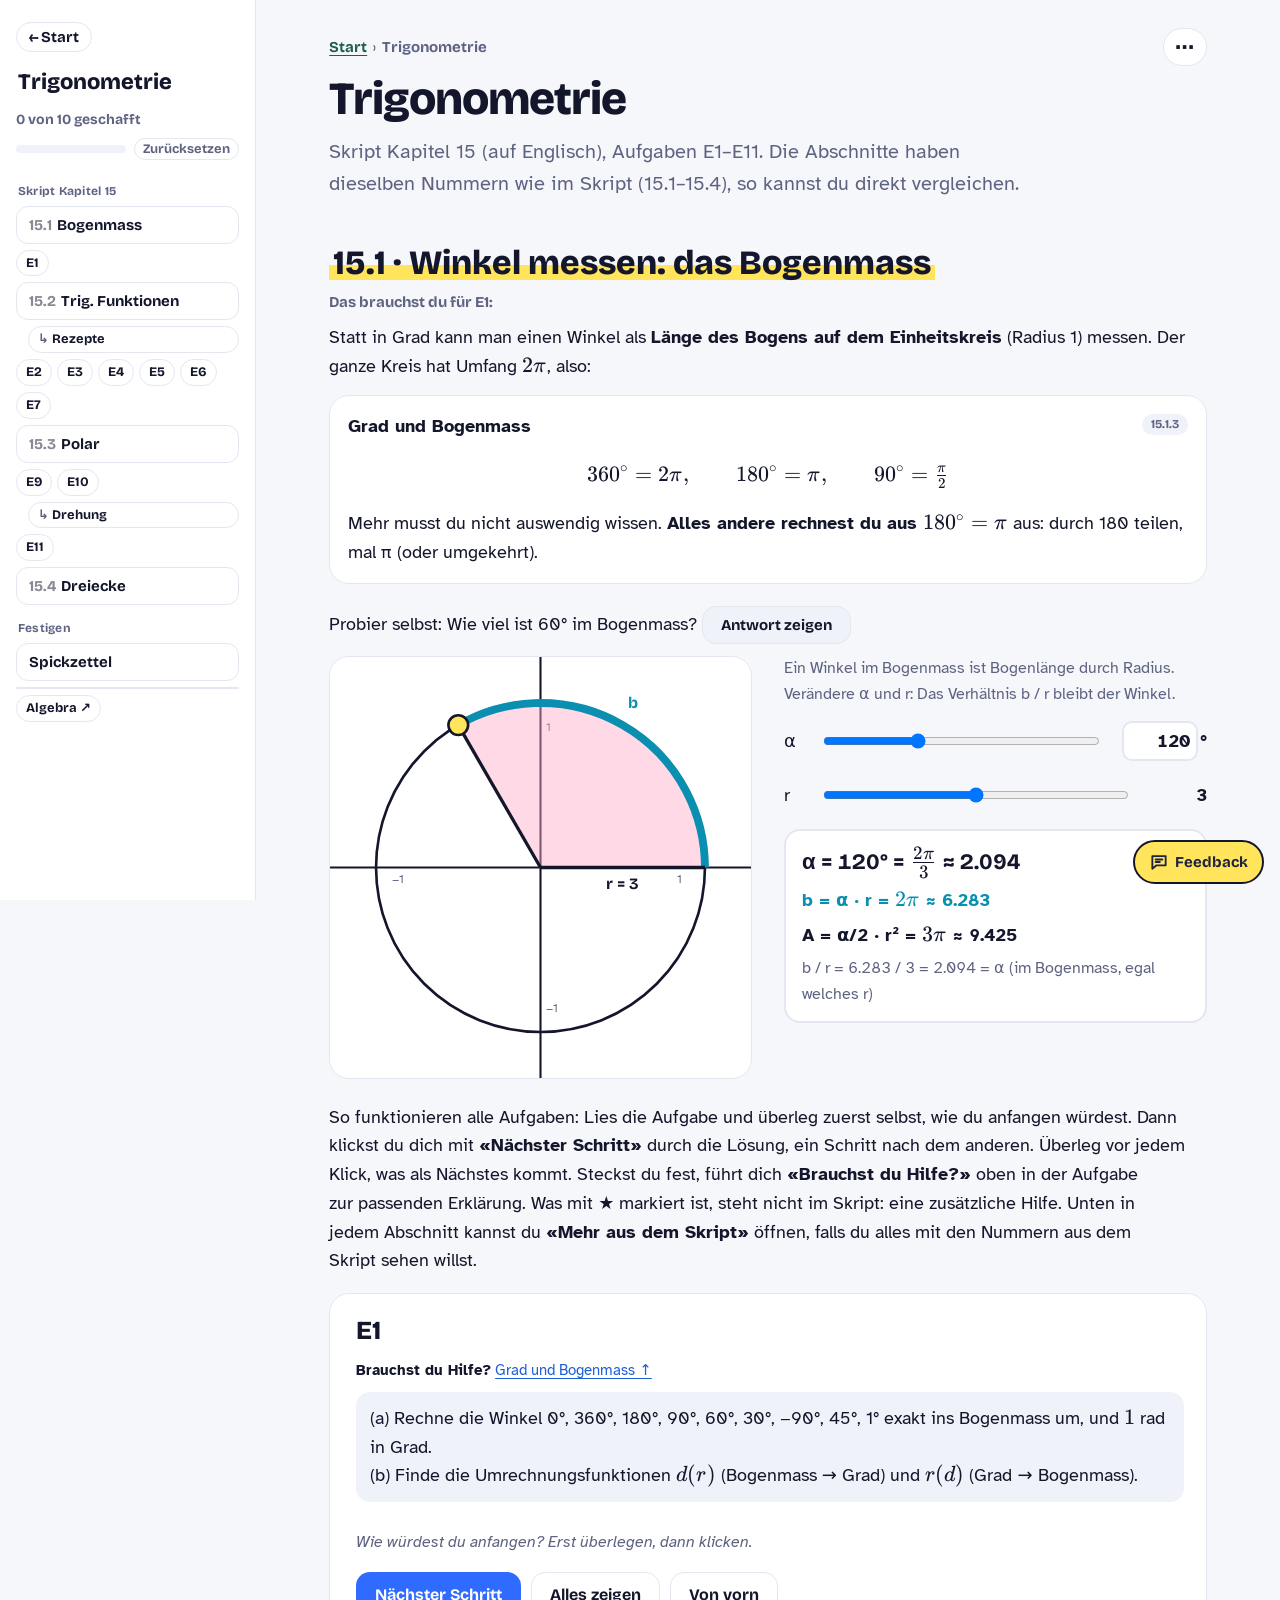
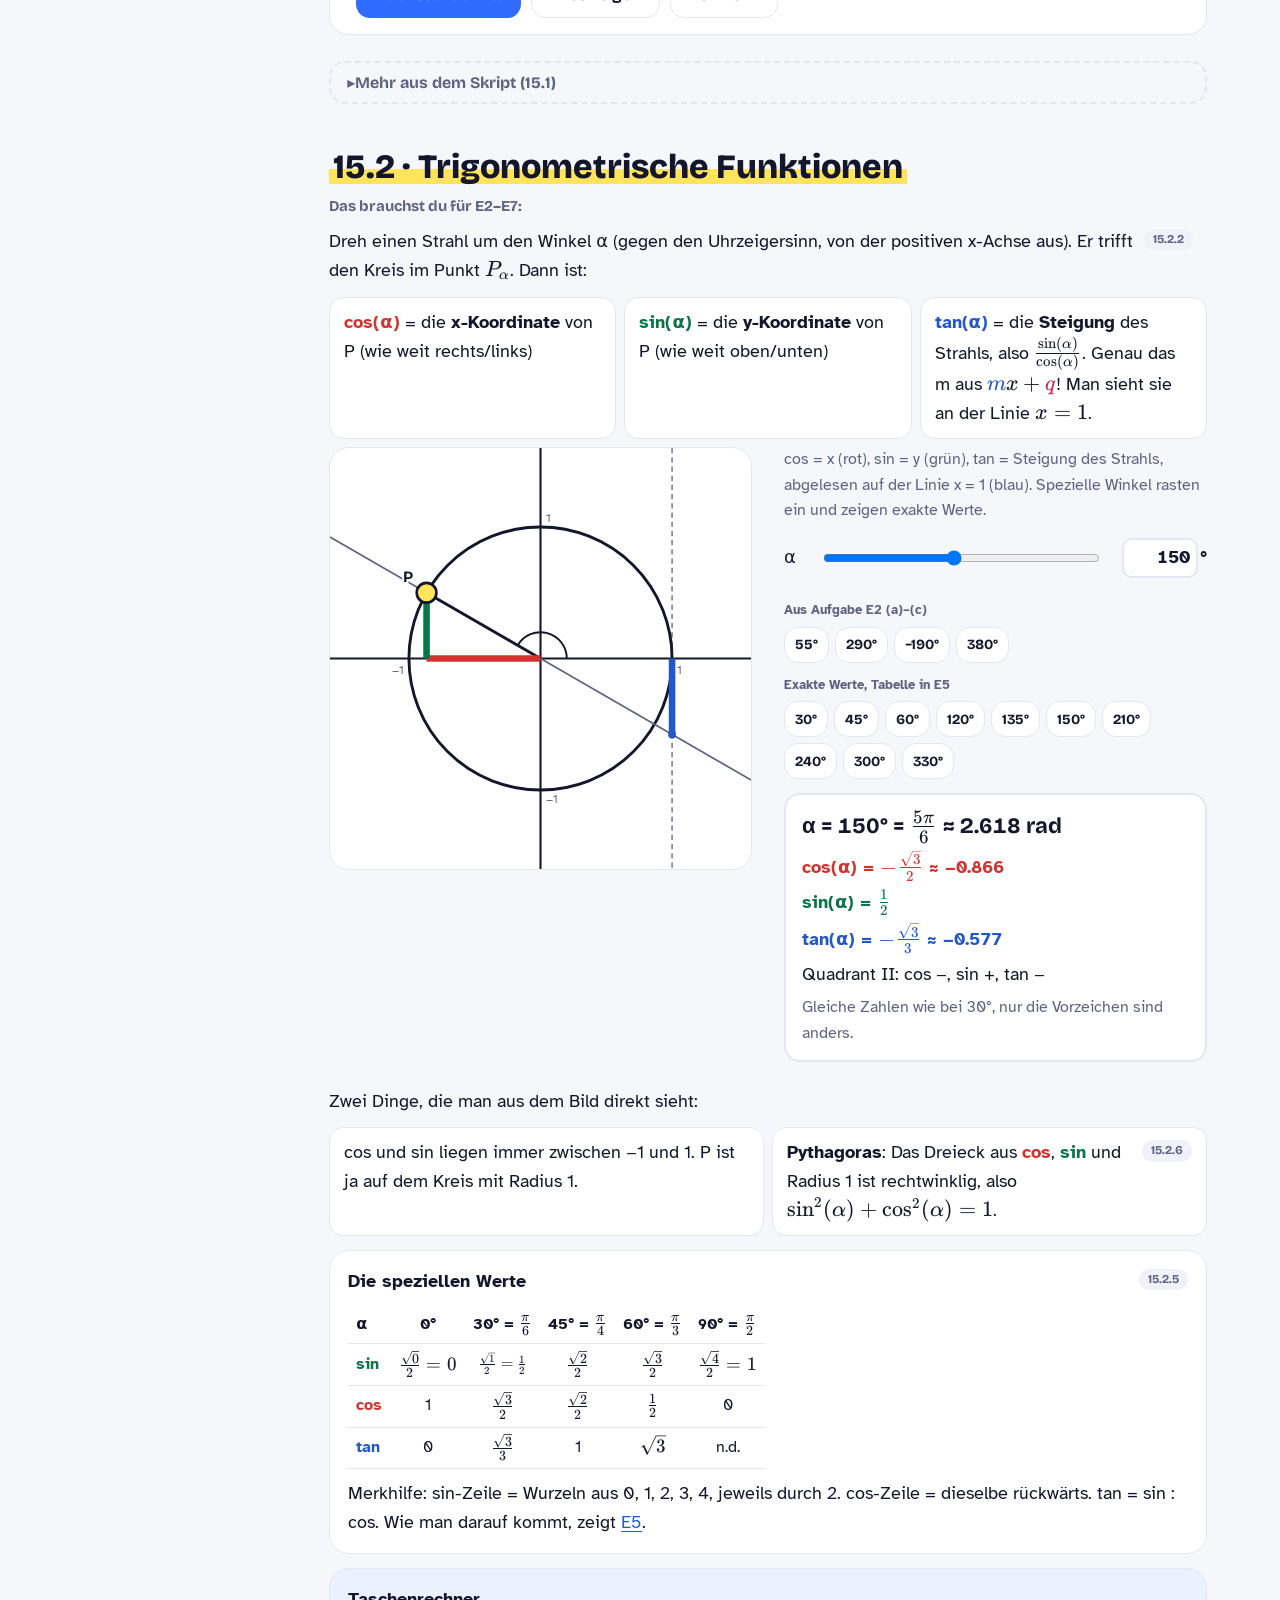
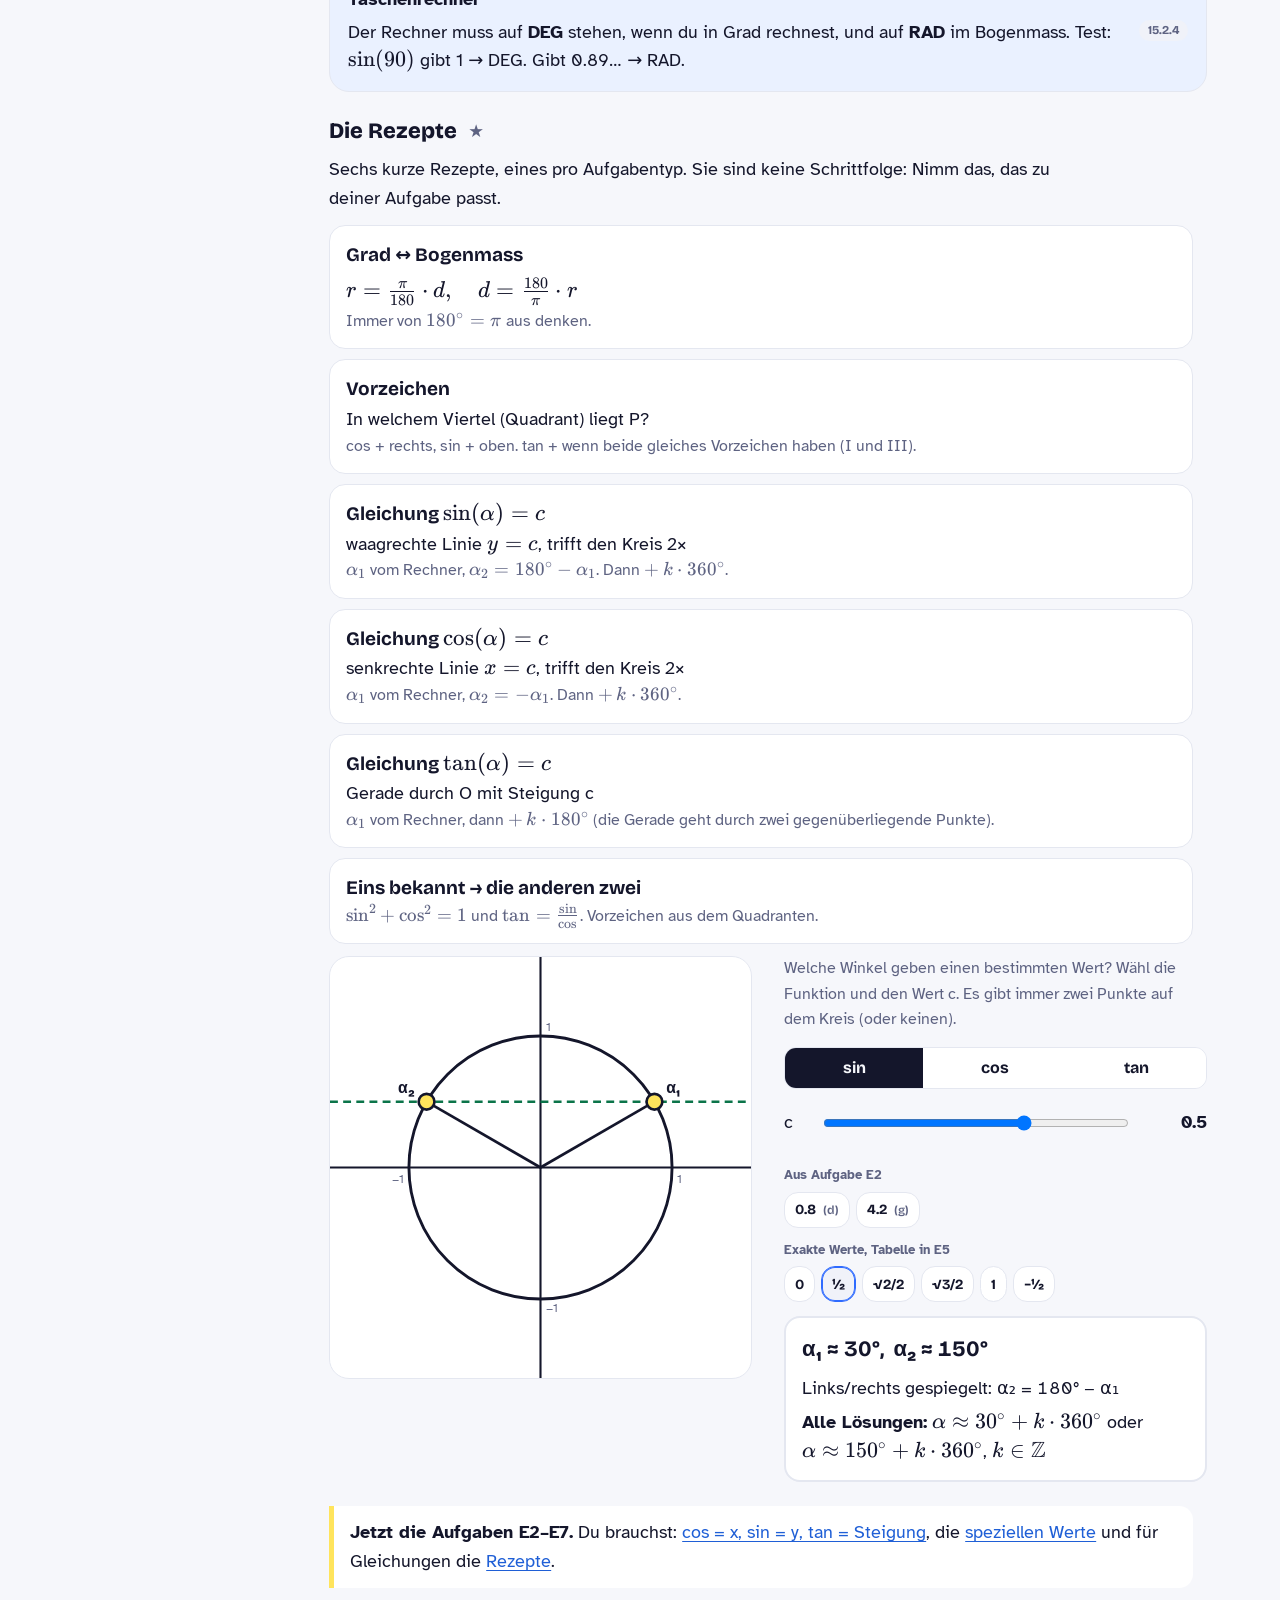
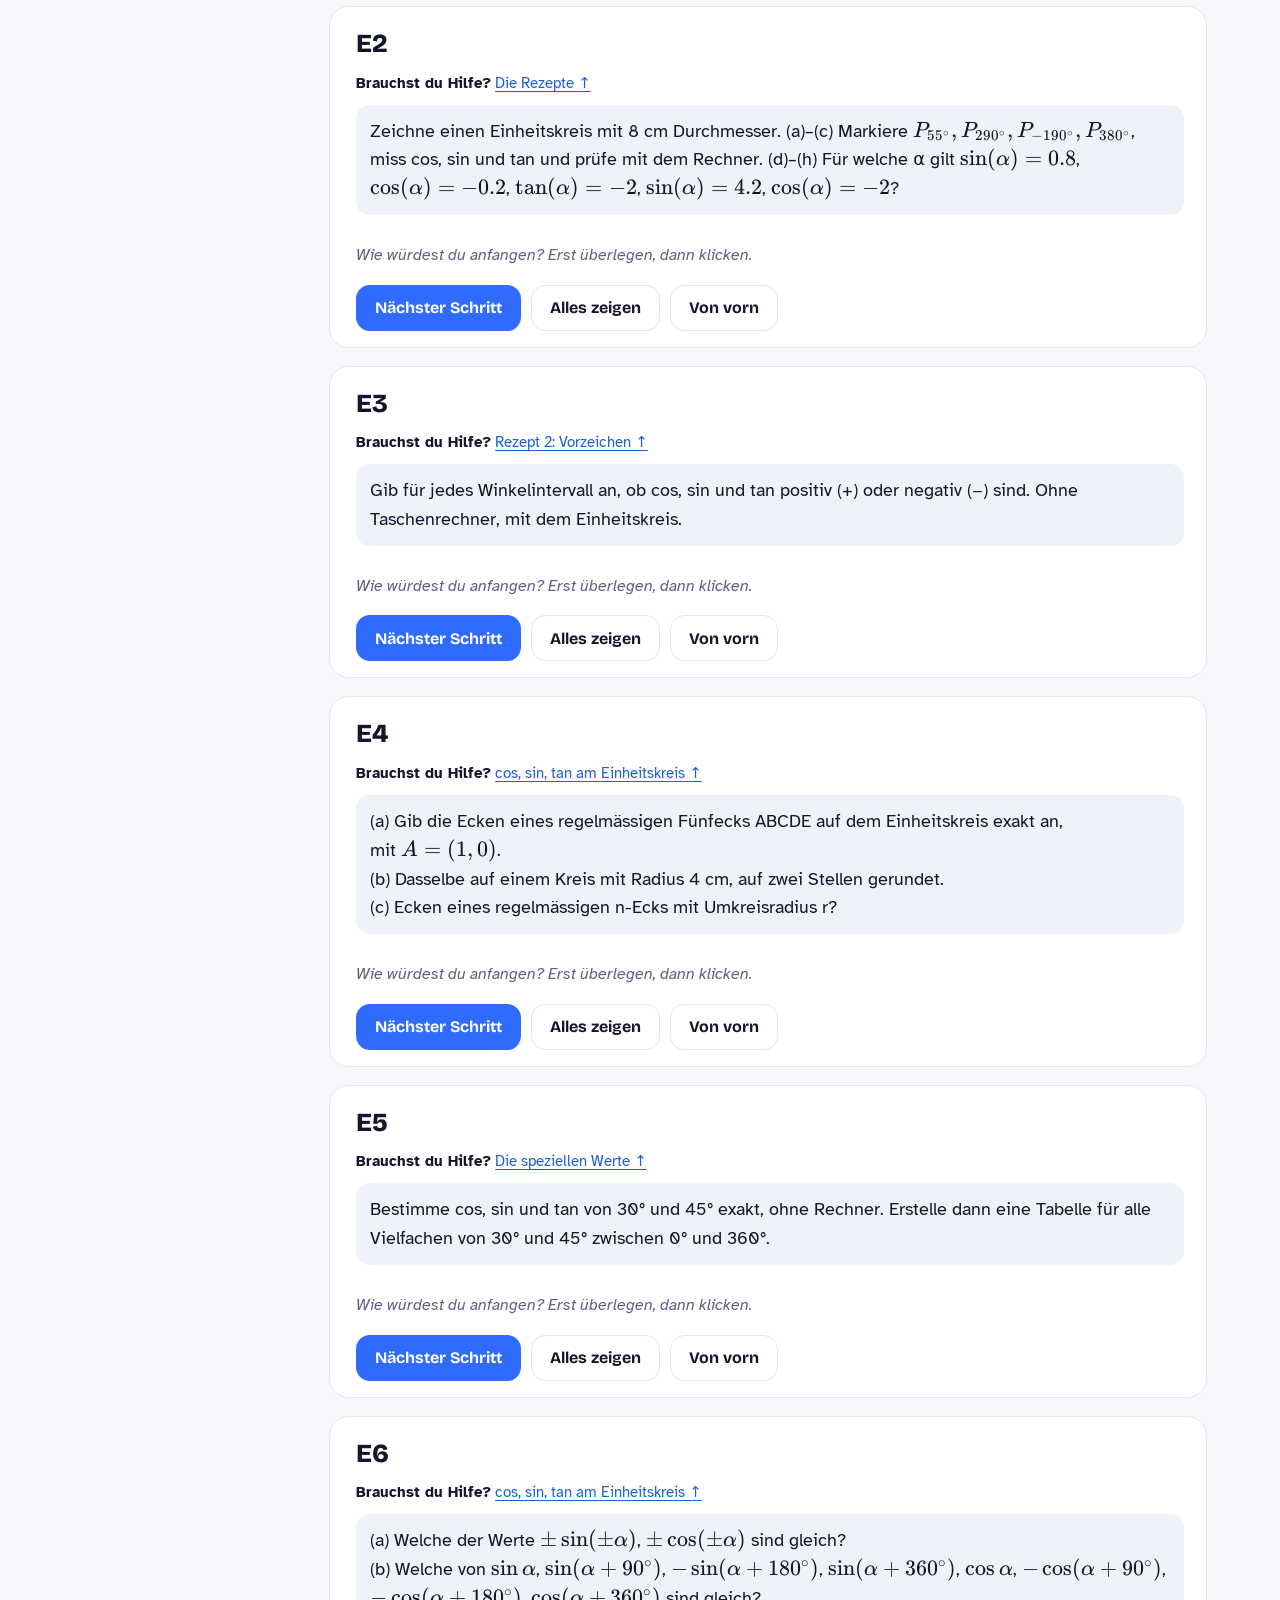
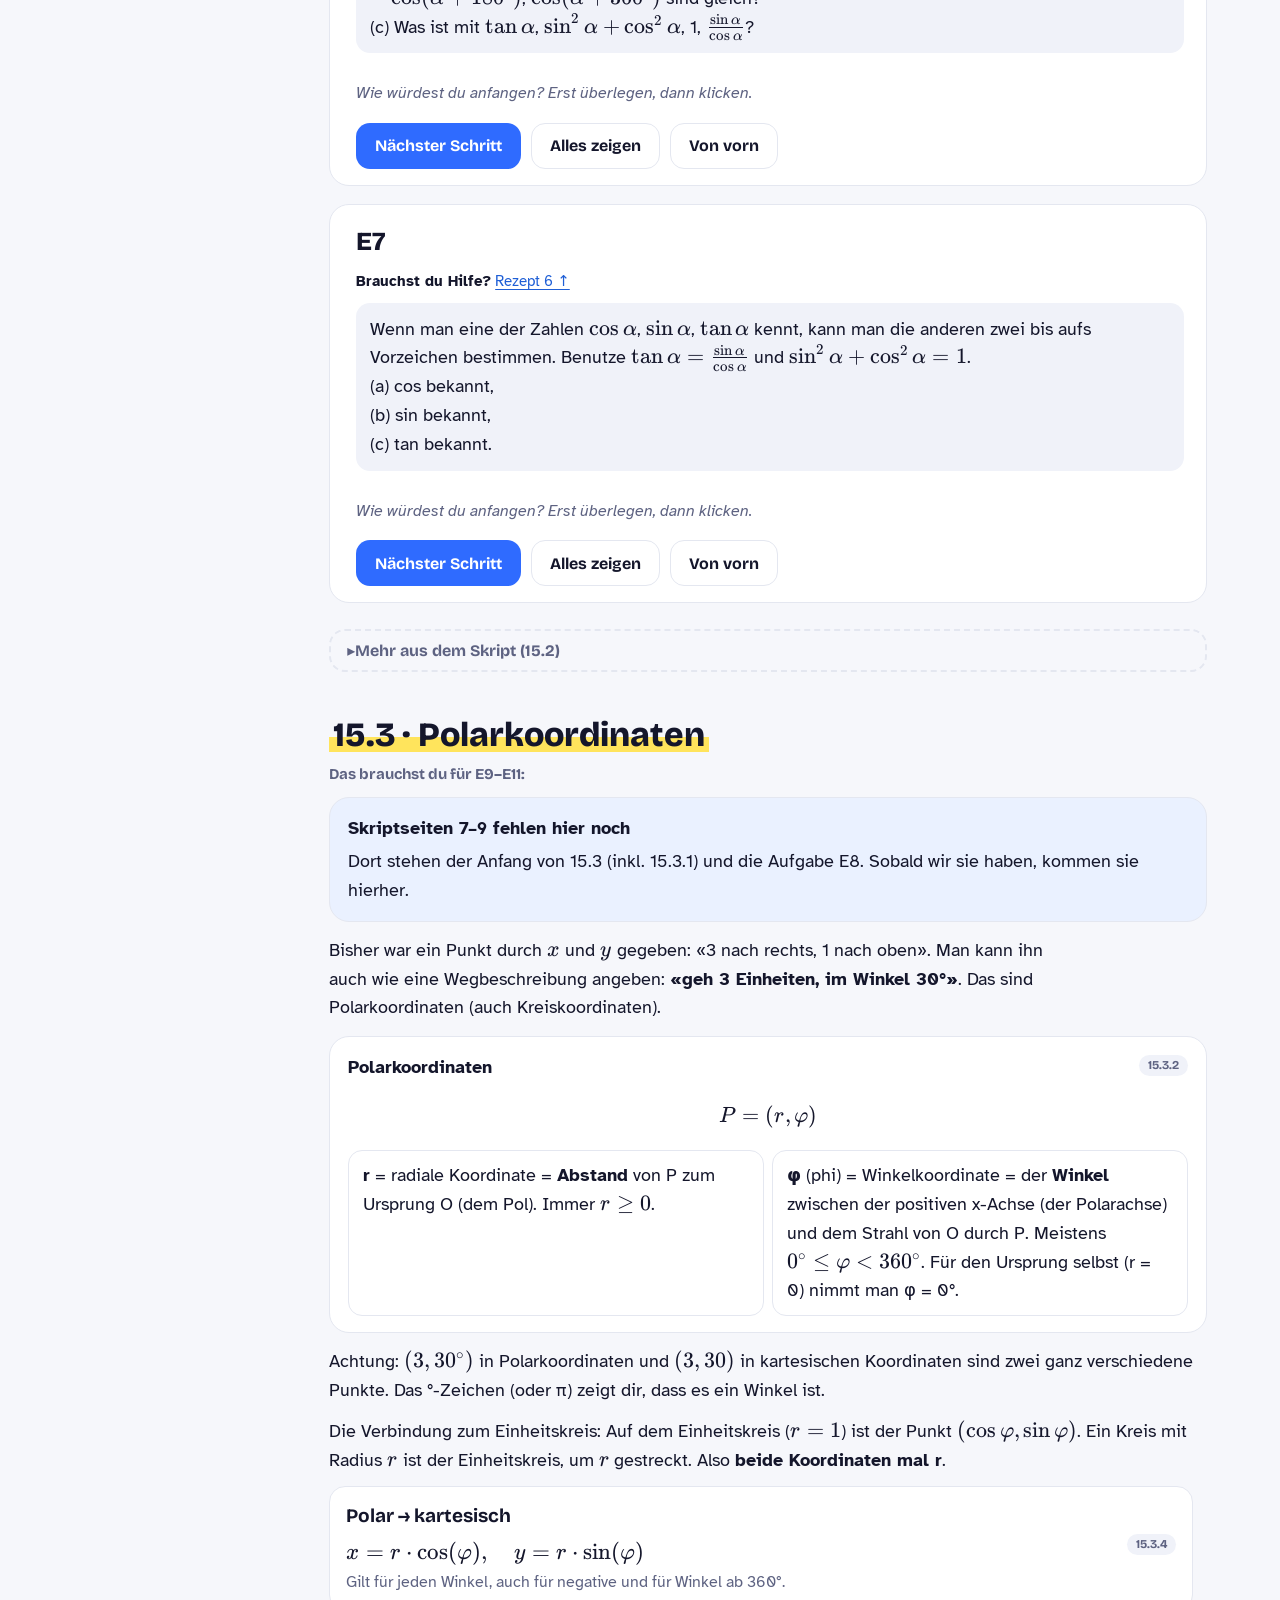
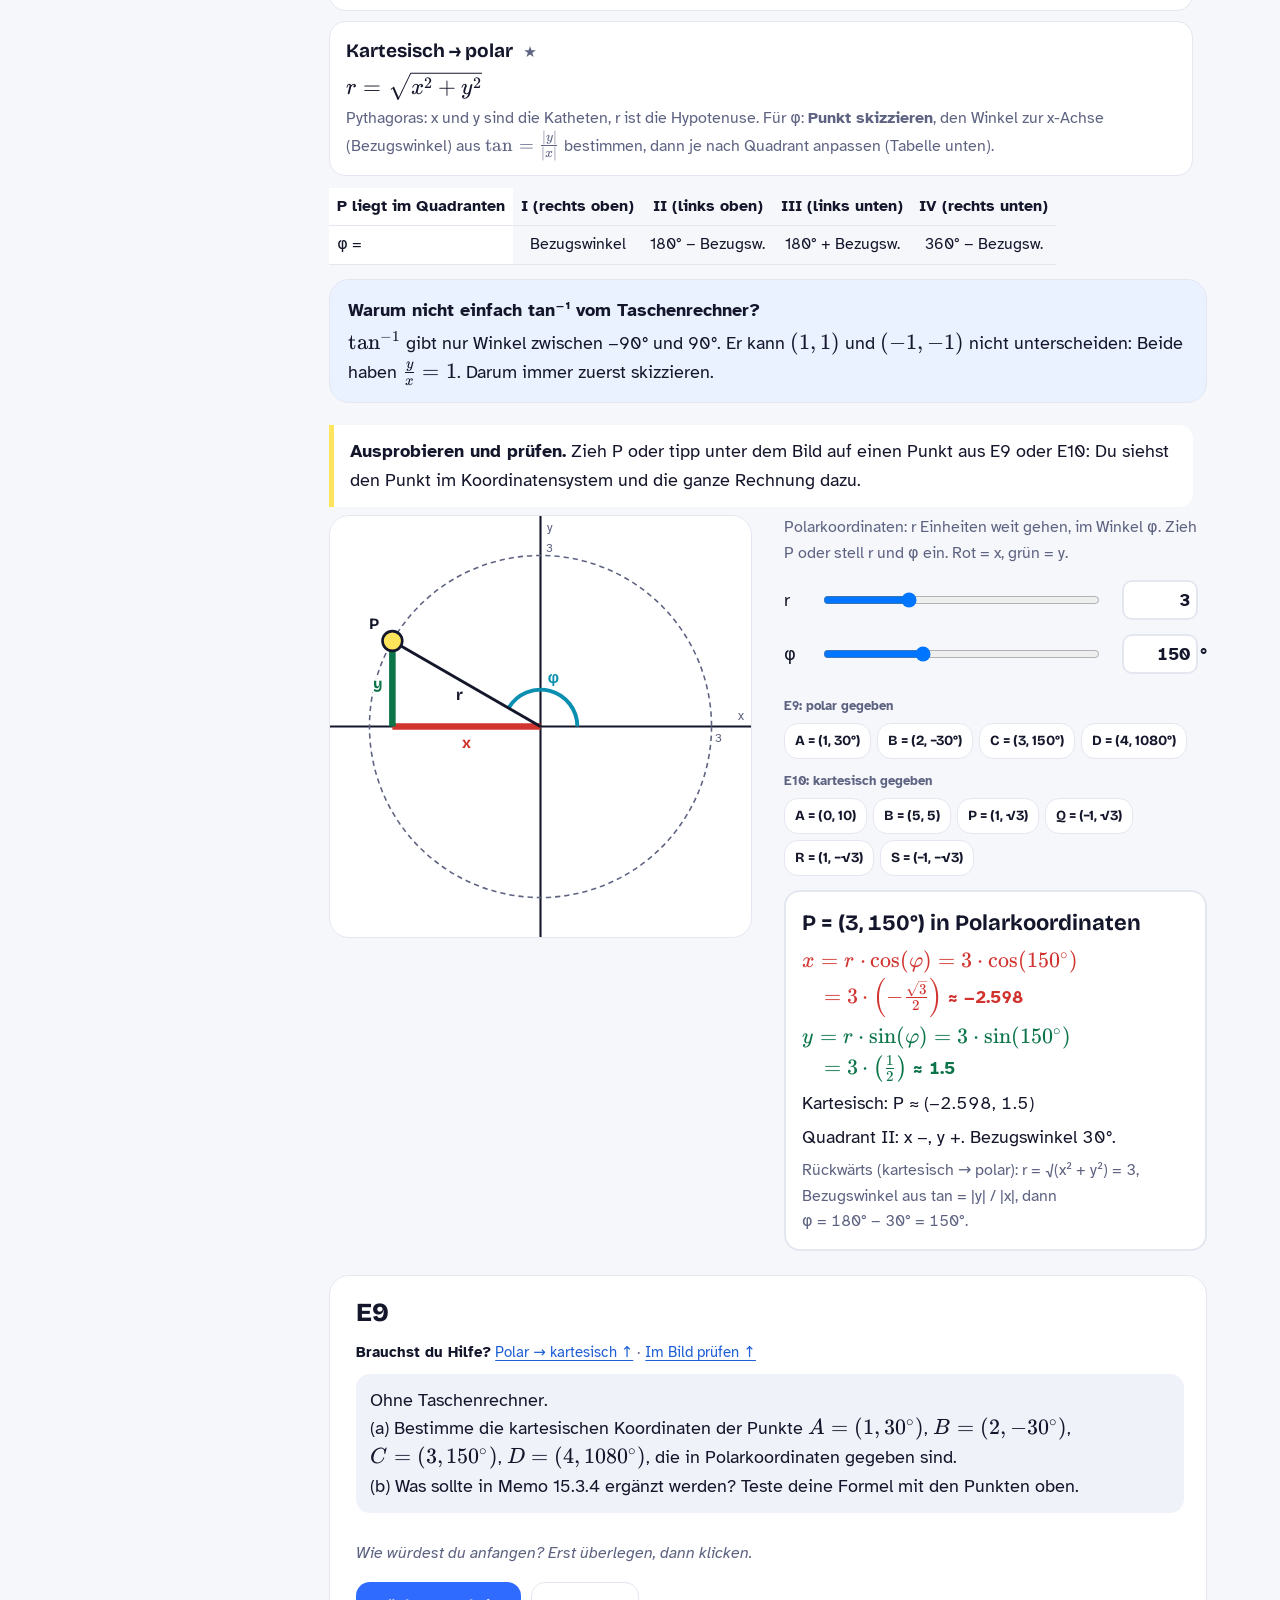
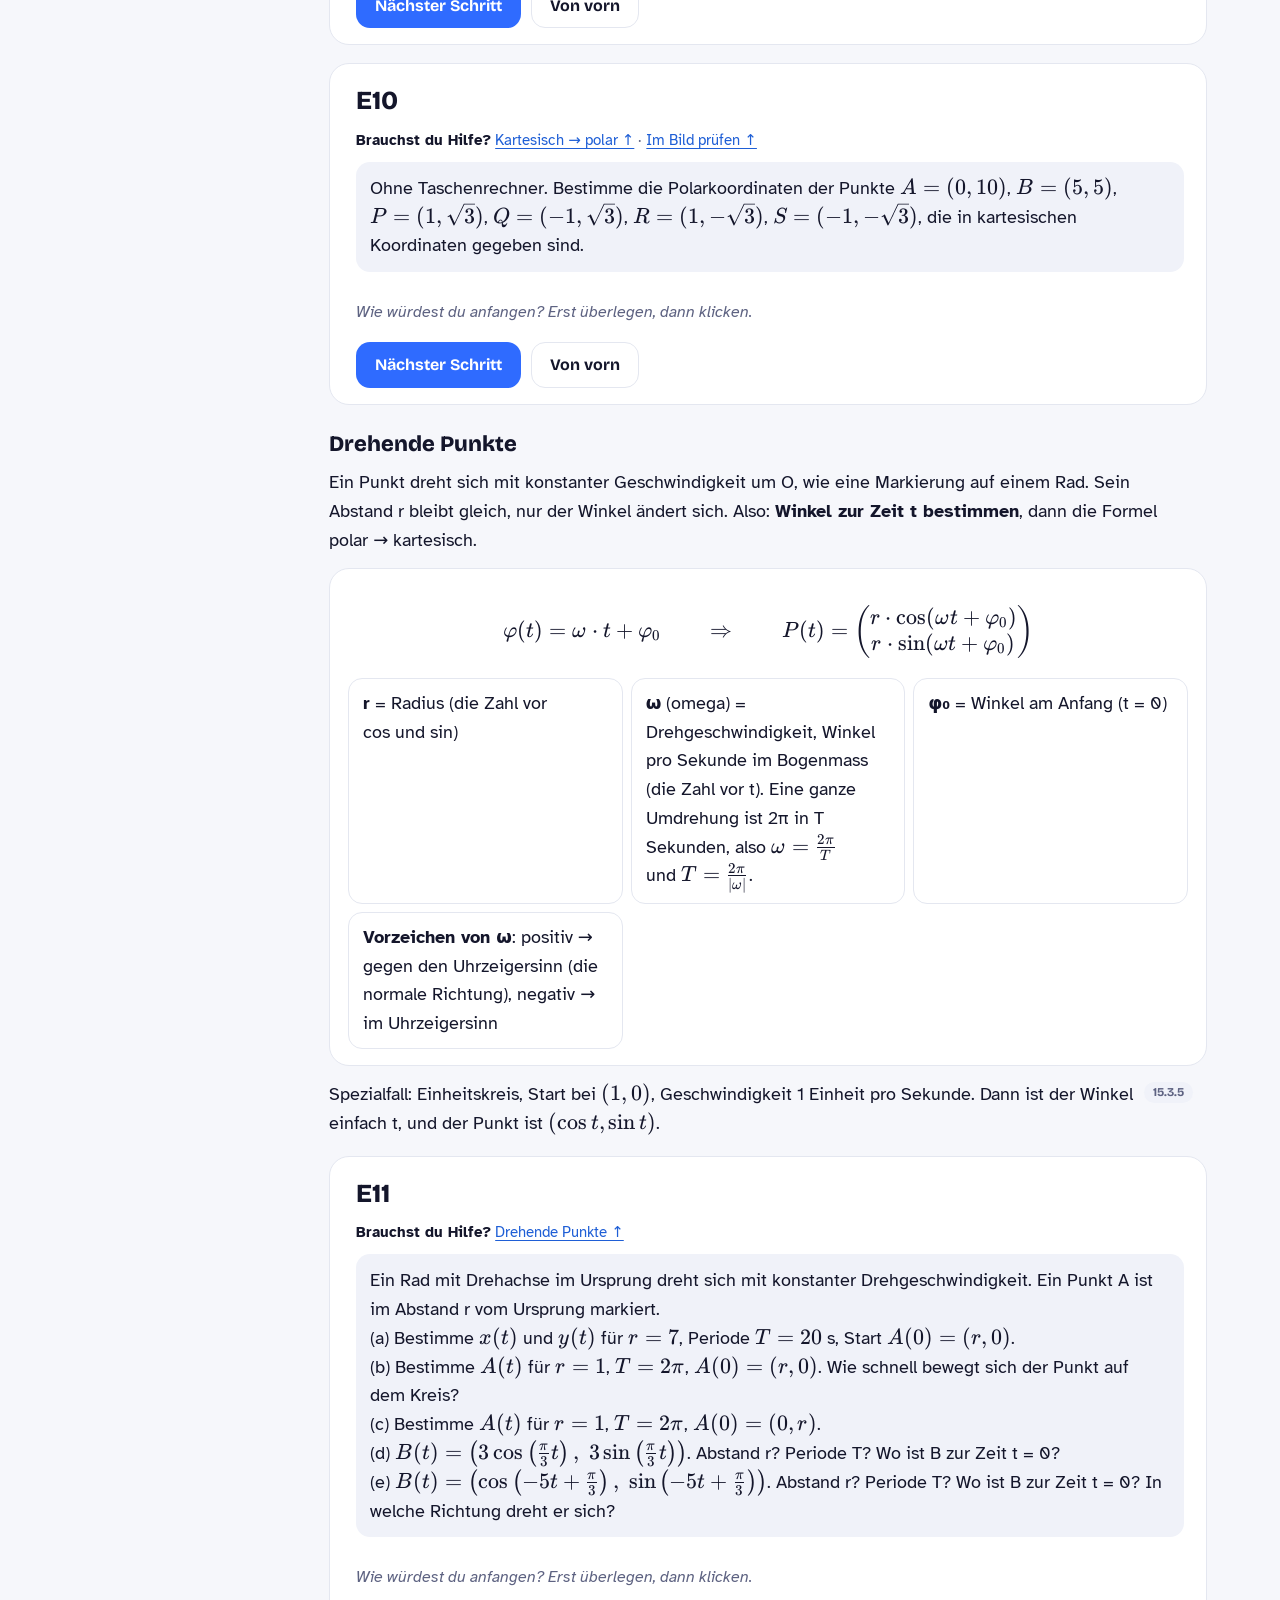
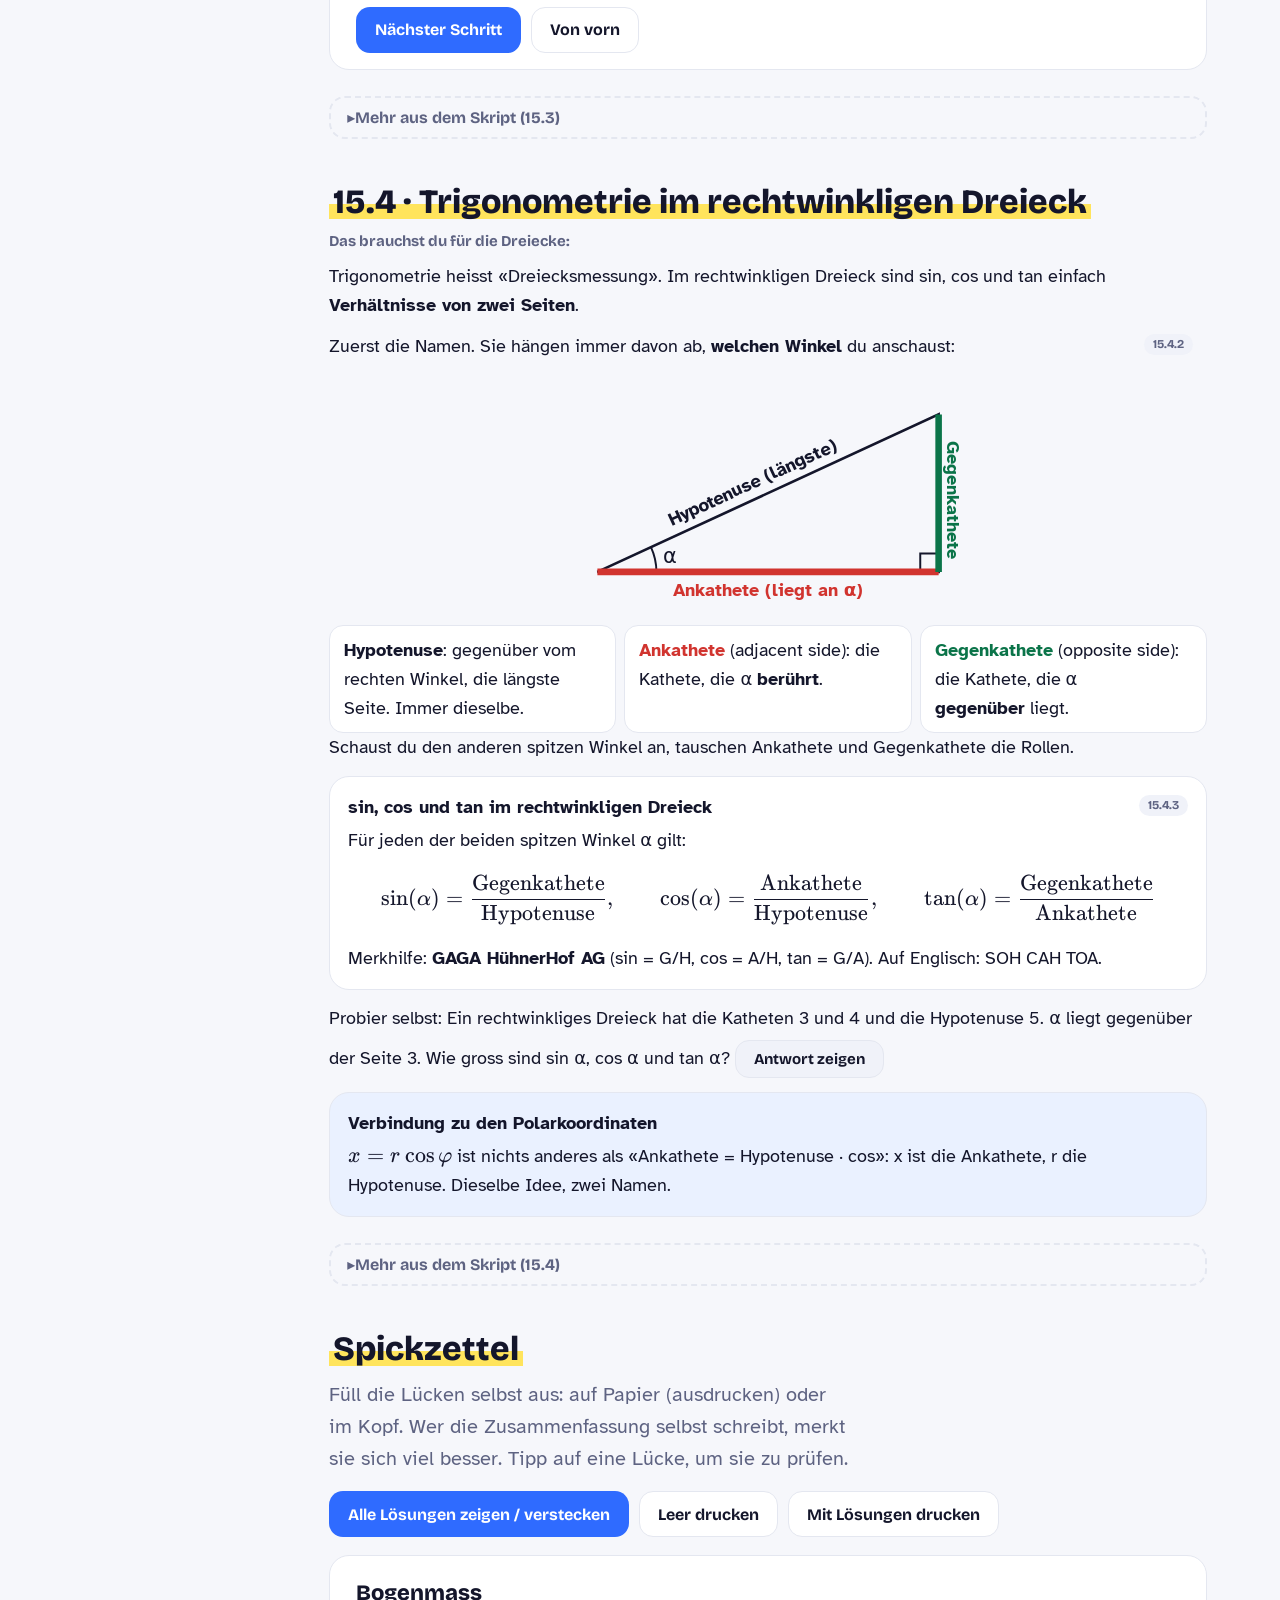
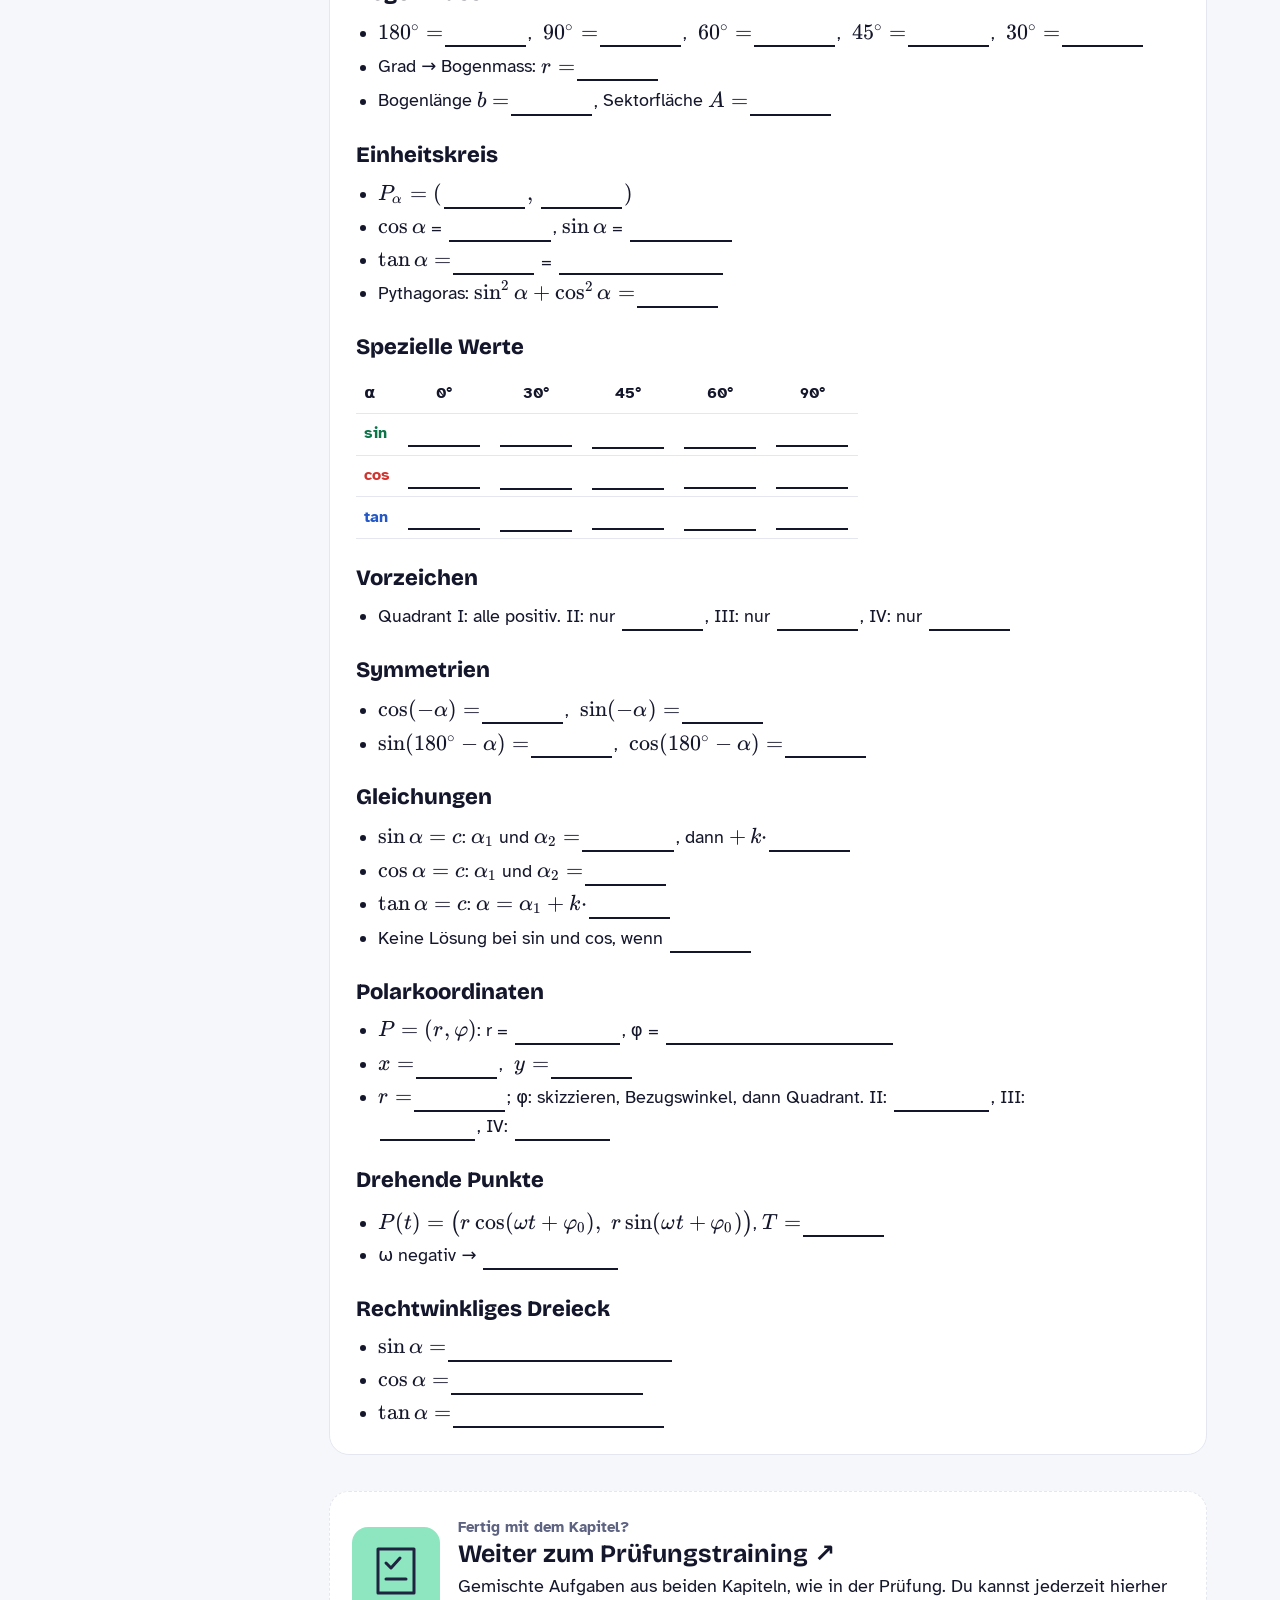
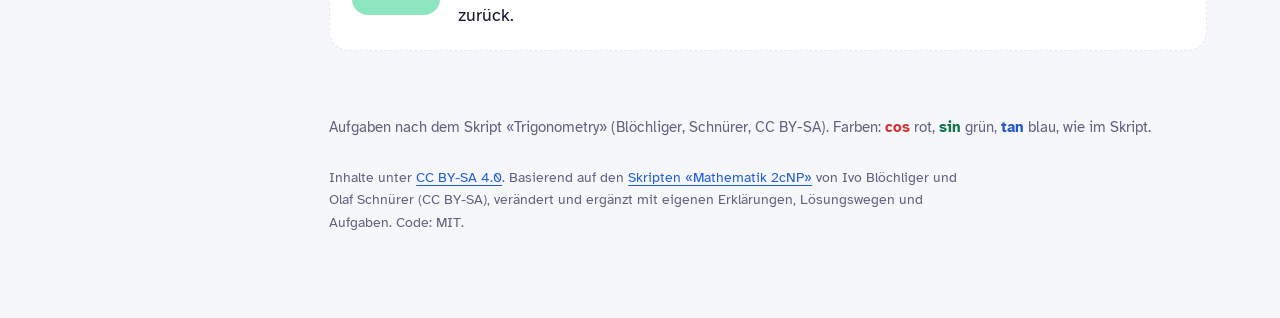
<file: trigonometrie/de.html>
<!DOCTYPE html>
<html lang="de">
<head>
<meta charset="utf-8">
<script src="../assets/theme.js?v=70"></script>
<script src="../assets/sitenav.js?v=38"></script>
<meta name="viewport" content="width=device-width, initial-scale=1, viewport-fit=cover">
<title>Trigonometrie</title>
<link rel="icon" href="/favicon.svg" type="image/svg+xml"><link rel="apple-touch-icon" href="/apple-touch-icon.png"><link rel="manifest" href="/manifest.webmanifest"><meta name="apple-mobile-web-app-title" content="Mathe 2cNP"><meta name="apple-mobile-web-app-capable" content="yes"><meta name="mobile-web-app-capable" content="yes"><meta name="apple-mobile-web-app-status-bar-style" content="black-translucent"><meta name="theme-color" content="#fffdf8" media="(prefers-color-scheme: light)"><meta name="theme-color" content="#1f1a17" media="(prefers-color-scheme: dark)">
<link rel="preconnect" href="https://fonts.googleapis.com"><link rel="preconnect" href="https://fonts.gstatic.com" crossorigin>
<link rel="stylesheet" href="https://fonts.googleapis.com/css2?family=Atkinson+Hyperlegible:ital,wght@0,400;0,700;1,400&family=Bricolage+Grotesque:opsz,wght@12..96,600;12..96,700;12..96,800&display=swap">
<link rel="stylesheet" href="../assets/katex/katex.min.css">
<script defer src="../assets/katex/katex.min.js"></script>
<script defer src="../assets/katex/contrib/auto-render.min.js"></script>
<script defer src="../assets/steps.js?v=75"></script>
<link rel="stylesheet" href="../assets/style.css?v=80">
<link rel="stylesheet" href="../assets/clean.css?v=3">
</head>
<body>
<main class="wrap">
<nav class="langsw" aria-label="Sprache / language"><a href="de.html" lang="de" aria-current="page">DE</a><a href="./" lang="en">EN</a></nav>
<p class="crumb"><a href="../">← Übersicht</a></p>
<h1>Trigonometrie</h1>
<p class="lead">Skript Kapitel 15 (auf Englisch), Aufgaben E1–E11. Die Abschnitte haben dieselben Nummern wie im Skript (15.1–15.4), so kannst du direkt vergleichen.</p>

<nav class="nav" data-ph="Skript Kapitel 15" aria-label="Abschnitte"><ul>
  <li><a href="#bogenmass">Bogenmass</a></li><li><a href="#e1">E1</a></li><li><a href="#kreis">Trig. Funktionen</a></li><li class="sub"><a href="#rezepte">Rezepte</a></li>
  <li><a href="#e2">E2</a></li><li><a href="#e3">E3</a></li><li><a href="#e4">E4</a></li><li><a href="#e5">E5</a></li><li><a href="#e6">E6</a></li><li><a href="#e7">E7</a></li>
  <li><a href="#polar">Polar</a></li><li><a href="#e9">E9</a></li><li><a href="#e10">E10</a></li><li class="sub"><a href="#drehung">Drehung</a></li><li><a href="#e11">E11</a></li><li><a href="#dreieck">Dreiecke</a></li><li><a href="#spickzettel">Spickzettel</a></li><li><a href="../grundlagen/">Algebra</a></li>
</ul></nav>

<h2 id="bogenmass">15.1 · Winkel messen: das Bogenmass</h2>
<p class="need">Das brauchst du für E1:</p>
<p>Statt in Grad kann man einen Winkel als <b>Länge des Bogens auf dem Einheitskreis</b> (Radius 1) messen. Der ganze Kreis hat Umfang \(2\pi\), also:</p>
<div id="bsp-15-1-3" class="box"><b>Grad und Bogenmass</b><span class="tag">15.1.3</span>$$360^\circ = 2\pi, \qquad 180^\circ = \pi, \qquad 90^\circ = \tfrac{\pi}{2}$$
<p style="margin:0">Mehr musst du nicht auswendig wissen. <b>Alles andere rechnest du aus \(180^\circ = \pi\)</b> aus: durch 180 teilen, mal π (oder umgekehrt).</p></div>
<p>Probier selbst: Wie viel ist 60° im Bogenmass? <button type="button" class="reveal" data-answer="t1">Antwort zeigen</button></p>
<p id="t1">\(60^\circ = \frac{60}{180}\pi = \frac{\pi}{3}\)</p>
<iframe class="embedded" data-mode="bogenmass" src="interaktiv.html?embed=1&amp;one=1&amp;lang=de#bogenmass" title="Ausprobieren" loading="lazy"></iframe>

<p>So funktionieren alle Aufgaben: Lies die Aufgabe und überleg zuerst selbst, wie du anfangen würdest. Dann klickst du dich mit <b>«Nächster Schritt»</b> durch die Lösung, ein Schritt nach dem anderen. Überleg vor jedem Klick, was als Nächstes kommt. Steckst du fest, führt dich <b>«Brauchst du Hilfe?»</b> oben in der Aufgabe zur passenden Erklärung. Was mit ★ markiert ist, steht nicht im Skript: eine zusätzliche Hilfe. Unten in jedem Abschnitt kannst du <b>«Mehr aus dem Skript»</b> öffnen, falls du alles mit den Nummern aus dem Skript sehen willst.</p>

<!-- E1 -->
<article class="ex" id="e1" data-mode="worked">
  <div class="ex-head"><h3>E1</h3></div>
  <p class="th"><b>Brauchst du Hilfe?</b> <a href="#bsp-15-1-3">Grad und Bogenmass ↑</a></p>
  <div class="task">(a) Rechne die Winkel 0°, 360°, 180°, 90°, 60°, 30°, −90°, 45°, 1° exakt ins Bogenmass um, und \(1\) rad in Grad.<br>(b) Finde die Umrechnungsfunktionen \(d(r)\) (Bogenmass → Grad) und \(r(d)\) (Grad → Bogenmass).</div>
  <ol class="steps">
    <li class="step"><span class="nr">SCHRITT 1</span><h4>Die eine Sache, die du wissen musst</h4>
      <p class="why">Halber Kreis: Der halbe Umfang des Einheitskreises ist π.</p>
      <div class="calc">$$180^\circ = \pi$$</div></li>
    <li class="step"><span class="nr">SCHRITT 2</span><h4>Grad → Bogenmass: durch 180, mal π</h4>
      <p class="why">Wie viele «180°» sind es? So viele π.</p>
      <div class="calc">$$\begin{aligned} 360^\circ &= 2\pi & 90^\circ &= \tfrac{90}{180}\pi = \tfrac{\pi}{2} & 60^\circ &= \tfrac{\pi}{3} \\ 30^\circ &= \tfrac{\pi}{6} & -90^\circ &= -\tfrac{\pi}{2} & 45^\circ &= \tfrac{\pi}{4} \\ 1^\circ &= \tfrac{\pi}{180} & 0^\circ &= 0 \end{aligned}$$</div></li>
    <li class="step"><span class="nr">SCHRITT 3</span><h4>Bogenmass → Grad: durch π, mal 180</h4>
      <div class="calc">$$1 = \tfrac{180^\circ}{\pi} \approx 57.3^\circ$$</div></li>
    <li class="step"><span class="nr">SCHRITT 4</span><h4>(b) Als Funktionen aufschreiben</h4>
      <p class="why">Die Rechnungen aus Schritt 2 und 3, nur mit einem Buchstaben statt einer Zahl: r = Winkel im Bogenmass, d = Winkel in Grad.</p>
      <div class="calc">$$d(r) = \frac{180}{\pi}\cdot r, \qquad r(d) = \frac{\pi}{180}\cdot d$$
      <p>Probe: \(d(\pi) = 180\) ✓, \(r(180) = \pi\) ✓</p></div></li>
  </ol>
  <div class="done">Merke nur \(180^\circ = \pi\). Den Rest rechnest du jedes Mal aus.</div>
</article>

<details class="more"><summary>Mehr aus dem Skript (15.1)</summary>
<p class="ref" style="margin:0 0 10px"><a href="https://fginfo.ksbg.ch/dokuwiki/doku.php?id=lehrkraefte:snr:klasse-ib-2025" target="_blank" rel="noopener"><b>Im Skript</b></a> (S. 1–3): Definition 15.1.2 (Radiant) · Beispiele 15.1.3 · Korollar 15.1.7 · Memo 15.1.9 · Aufgabe E1</p>

<div id="def-15-1-2" class="box"><b>Definition 15.1.2: Radiant (Bogenmass)</b><p style="margin:4px 0 0">Zeichne um den Scheitel des Winkels einen Kreis mit beliebigem Radius r. Der Winkel schneidet einen Bogen der Länge b heraus. Dann ist</p>$$\alpha = \frac{b}{r}\ \text{rad}$$<p style="margin:0">Das hängt nicht von r ab: Ein doppelt so grosser Kreis hat einen doppelt so langen Bogen, der Bruch bleibt gleich. Darum darf man auch gleich den <b>Einheitskreis</b> (r = 1) nehmen: Dann ist der Winkel einfach die Bogenlänge (Memo 15.1.9). «rad» darf man weglassen, 1 rad = 1. Taschenrechner und Programme (z.B. Python) rechnen fast immer im Bogenmass.</p></div>
<div class="box"><b>Korollar 15.1.7: Bogenlänge und Sektorfläche</b><p style="margin:4px 0 0">Im Kreis mit Radius r gehört zum Winkel α (im Bogenmass)</p>$$b = \alpha\cdot r, \qquad A = \frac{\alpha}{2}\cdot r^2$$<p style="margin:0">Probe mit dem ganzen Kreis, \(\alpha = 2\pi\): \(b = 2\pi r\) (Umfang) ✓, \(A = \pi r^2\) ✓</p></div>
</details>

<h2 id="kreis">15.2 · Trigonometrische Funktionen</h2>
<p class="need">Das brauchst du für E2–E7:</p>
<p id="def-15-2-2"><span class="tag">15.2.2</span>Dreh einen Strahl um den Winkel α (gegen den Uhrzeigersinn, von der positiven x-Achse aus). Er trifft den Kreis im Punkt \(P_\alpha\). Dann ist:</p>
<ul class="sub">
  <li><span class="cc">cos(α)</span> = die <b>x-Koordinate</b> von P (wie weit rechts/links)</li>
  <li><span class="ss">sin(α)</span> = die <b>y-Koordinate</b> von P (wie weit oben/unten)</li>
  <li><span class="tt">tan(α)</span> = die <b>Steigung</b> des Strahls, also \(\frac{\sin(\alpha)}{\cos(\alpha)}\). Genau das m aus \(\m x + \q\)! Man sieht sie an der Linie \(x = 1\).</li>
</ul>
<iframe class="embedded" data-mode="einheitskreis" src="interaktiv.html?embed=1&amp;one=1&amp;lang=de#einheitskreis" title="Ausprobieren" loading="lazy"></iframe>
<p>Zwei Dinge, die man aus dem Bild direkt sieht:</p>
<ul class="sub">
  <li>cos und sin liegen immer zwischen −1 und 1. P ist ja auf dem Kreis mit Radius 1.</li>
  <li id="satz-15-2-6"><b>Pythagoras</b><span class="tag">15.2.6</span>: Das Dreieck aus <span class="cc">cos</span>, <span class="ss">sin</span> und Radius 1 ist rechtwinklig, also \(\sin^2(\alpha) + \cos^2(\alpha) = 1\).</li>
</ul>

<div id="memo-15-2-5" class="box"><b>Die speziellen Werte</b><span class="tag">15.2.5</span>
<div class="tbl"><table><tr><th>α</th><th>0°</th><th>30° = \(\frac{\pi}{6}\)</th><th>45° = \(\frac{\pi}{4}\)</th><th>60° = \(\frac{\pi}{3}\)</th><th>90° = \(\frac{\pi}{2}\)</th></tr>
<tr><td><span class="ss">sin</span></td><td>\(\frac{\sqrt0}{2} = 0\)</td><td>\(\frac{\sqrt1}{2} = \frac12\)</td><td>\(\frac{\sqrt2}{2}\)</td><td>\(\frac{\sqrt3}{2}\)</td><td>\(\frac{\sqrt4}{2} = 1\)</td></tr>
<tr><td><span class="cc">cos</span></td><td>1</td><td>\(\frac{\sqrt3}{2}\)</td><td>\(\frac{\sqrt2}{2}\)</td><td>\(\frac12\)</td><td>0</td></tr>
<tr><td><span class="tt">tan</span></td><td>0</td><td>\(\frac{\sqrt3}{3}\)</td><td>1</td><td>\(\sqrt3\)</td><td>n.d.</td></tr></table></div>
<p style="margin:0">Merkhilfe: sin-Zeile = Wurzeln aus 0, 1, 2, 3, 4, jeweils durch 2. cos-Zeile = dieselbe rückwärts. tan = sin : cos. Wie man darauf kommt, zeigt <a href="#e5">E5</a>.</p></div>
<div id="memo-15-2-4" class="box tip"><b>Taschenrechner</b><span class="tag">15.2.4</span> Der Rechner muss auf <b>DEG</b> stehen, wenn du in Grad rechnest, und auf <b>RAD</b> im Bogenmass. Test: \(\sin(90)\) gibt 1 → DEG. Gibt 0.89… → RAD.</div>

<h3 id="rezepte">Die Rezepte <span class="xtra" title="Steht nicht im Skript: eine Hilfe von Kate">★</span></h3>
<p>Sechs kurze Rezepte, eines pro Aufgabentyp. Sie sind keine Schrittfolge: Nimm das, das zu deiner Aufgabe passt.</p>
<ol class="recipe set">
  <li><div><b>Grad ↔ Bogenmass</b><span class="f">\(r = \frac{\pi}{180}\cdot d, \quad d = \frac{180}{\pi}\cdot r\)</span><small>Immer von \(180^\circ = \pi\) aus denken.</small></div></li>
  <li><div><b>Vorzeichen</b>In welchem Viertel (Quadrant) liegt P?<small>cos + rechts, sin + oben. tan + wenn beide gleiches Vorzeichen haben (I und III).</small></div></li>
  <li><div><b>Gleichung \(\sin(\alpha) = c\)</b>waagrechte Linie \(y = c\), trifft den Kreis 2×<small>\(\alpha_1\) vom Rechner, \(\alpha_2 = 180^\circ - \alpha_1\). Dann \(+\,k\cdot 360^\circ\).</small></div></li>
  <li><div><b>Gleichung \(\cos(\alpha) = c\)</b>senkrechte Linie \(x = c\), trifft den Kreis 2×<small>\(\alpha_1\) vom Rechner, \(\alpha_2 = -\alpha_1\). Dann \(+\,k\cdot 360^\circ\).</small></div></li>
  <li><div><b>Gleichung \(\tan(\alpha) = c\)</b>Gerade durch O mit Steigung c<small>\(\alpha_1\) vom Rechner, dann \(+\,k\cdot 180^\circ\) (die Gerade geht durch zwei gegenüberliegende Punkte).</small></div></li>
  <li><div><b>Eins bekannt → die anderen zwei</b><small>\(\sin^2 + \cos^2 = 1\) und \(\tan = \frac{\sin}{\cos}\). Vorzeichen aus dem Quadranten.</small></div></li>
</ol>

<iframe class="embedded" data-mode="gleichungen" src="interaktiv.html?embed=1&amp;one=1&amp;lang=de#gleichungen" title="Ausprobieren" loading="lazy"></iframe>


<p class="bridge"><b>Jetzt die Aufgaben E2–E7.</b> Du brauchst: <a href="#def-15-2-2">cos = x, sin = y, tan = Steigung</a>, die <a href="#memo-15-2-5">speziellen Werte</a> und für Gleichungen die <a href="#rezepte">Rezepte</a>.</p>

<!-- E2 -->
<article class="ex" id="e2" data-mode="faded">
  <div class="ex-head"><h3>E2</h3></div>
  <p class="th"><b>Brauchst du Hilfe?</b> <a href="#rezepte">Die Rezepte ↑</a></p>
  <div class="task">Zeichne einen Einheitskreis mit 8 cm Durchmesser. (a)–(c) Markiere \(P_{55^\circ}, P_{290^\circ}, P_{-190^\circ}, P_{380^\circ}\), miss cos, sin und tan und prüfe mit dem Rechner. (d)–(h) Für welche α gilt \(\sin(\alpha) = 0.8\), \(\cos(\alpha) = -0.2\), \(\tan(\alpha) = -2\), \(\sin(\alpha) = 4.2\), \(\cos(\alpha) = -2\)?</div>
  <ol class="steps">
    <li class="step"><span class="nr">TIPP</span><h4>Messen in Einheiten, nicht in cm</h4>
      <p class="why">8 cm Durchmesser = 4 cm Radius = 1 Einheit. Gemessene cm also durch 4 teilen. Im <a href="#kreis">Einheitskreis oben</a> kannst du jeden Winkel einstellen und vergleichen.</p></li>
    <li class="step"><span class="nr">(a)(b)</span><h4>cos = x, sin = y ablesen</h4>
      <p class="why">Achtung: 380° = 360° + 20°, das ist derselbe Punkt wie 20°. −190° heisst: 190° im Uhrzeigersinn.</p>
      <div class="calc">$$\begin{aligned} \cos 55^\circ &\approx 0.574, & \sin 55^\circ &\approx 0.819 \\ \cos 290^\circ &\approx 0.342, & \sin 290^\circ &\approx -0.940 \\ \cos(-190^\circ) &\approx -0.985, & \sin(-190^\circ) &\approx 0.174 \\ \cos 380^\circ &\approx 0.940, & \sin 380^\circ &\approx 0.342 \end{aligned}$$</div></li>
    <li class="step"><span class="nr">(c)</span><h4>tan auf der Linie x = 1 ablesen</h4>
      <div class="calc">$$\begin{aligned} \tan 55^\circ &\approx 1.428 & \tan 290^\circ &\approx -2.747 \\ \tan(-190^\circ) &\approx -0.176 & \tan 380^\circ &\approx 0.364 \end{aligned}$$</div></li>
    <li class="step"><span class="nr">(d)</span><h4>\(\sin(\alpha) = 0.8\)</h4>
      <p class="why">Zeichne die waagrechte Linie y = 0.8. Sie trifft den Kreis zweimal, links und rechts gespiegelt.</p>
      <div class="calc">$$\alpha_1 \approx 53.1^\circ, \quad \alpha_2 = 180^\circ - 53.1^\circ \approx 126.9^\circ, \qquad \alpha = \alpha_{1,2} + k\cdot 360^\circ,\ k \in \mathbb{Z}$$
      <p>\(k\cdot 360^\circ\): Jede volle Umdrehung mehr oder weniger landet wieder im gleichen Punkt. Deshalb unendlich viele Lösungen.</p></div></li>
    <li class="step"><span class="nr">(e)</span><h4>\(\cos(\alpha) = -0.2\)</h4>
      <p class="why">Senkrechte Linie x = −0.2. Die zwei Punkte sind oben und unten gespiegelt.</p>
      <div class="calc">$$\alpha \approx \pm 101.5^\circ + k\cdot 360^\circ \quad(\text{also auch } 258.5^\circ)$$</div></li>
    <li class="step"><span class="nr">(f)</span><h4>\(\tan(\alpha) = -2\)</h4>
      <p class="why">Gerade durch O mit Steigung −2. Sie trifft den Kreis in zwei gegenüberliegenden Punkten, 180° auseinander.</p>
      <div class="calc">$$\alpha \approx 116.6^\circ + k\cdot 180^\circ$$<p>Der Rechner gibt \(-63.4^\circ\): dieselbe Familie (\(-63.4^\circ + 180^\circ = 116.6^\circ\)).</p></div></li>
    <li class="step"><span class="nr">(g)(h)</span><h4>\(\sin(\alpha) = 4.2\), \(\cos(\alpha) = -2\)</h4>
      <div class="calc"><p>Keine Lösung: cos und sin liegen immer zwischen −1 und 1.</p></div></li>
  </ol>
</article>

<!-- E3 -->
<article class="ex" id="e3" data-mode="worked">
  <div class="ex-head"><h3>E3</h3></div>
  <p class="th"><b>Brauchst du Hilfe?</b> <a href="#rezepte">Rezept 2: Vorzeichen ↑</a></p>
  <div class="task">Gib für jedes Winkelintervall an, ob cos, sin und tan positiv (+) oder negativ (−) sind. Ohne Taschenrechner, mit dem Einheitskreis.</div>
  <ol class="steps">
    <li class="step"><span class="nr">SCHRITT 1</span><h4>cos = x</h4>
      <p class="why">P rechts von der y-Achse → cos positiv. Das ist zwischen −90° und 90°.</p></li>
    <li class="step"><span class="nr">SCHRITT 2</span><h4>sin = y</h4>
      <p class="why">P oberhalb der x-Achse → sin positiv. Das ist zwischen 0° und 180°.</p></li>
    <li class="step"><span class="nr">SCHRITT 3</span><h4>tan = sin / cos</h4>
      <p class="why">Gleiche Vorzeichen geteilt → +, verschiedene → −. Also tan positiv in Quadrant I und III.</p></li>
    <li class="step"><span class="nr">SCHRITT 4</span><h4>Tabelle füllen</h4>
      <p class="why">Negative Winkel: Zähl im Uhrzeigersinn. \((-180^\circ, -90^\circ)\) ist dasselbe Viertel wie \((180^\circ, 270^\circ)\).</p>
      <div class="calc"><div class="tbl"><table>
        <tr><th>Intervall</th><th>(0°, 90°)</th><th>(90°, 180°)</th><th>(180°, 270°)</th><th>(270°, 360°)</th><th>(−180°, −90°)</th><th>(−90°, 0°)</th></tr>
        <tr><td>Quadrant</td><td>I</td><td>II</td><td>III</td><td>IV</td><td>III</td><td>IV</td></tr>
        <tr><td><span class="cc">cos</span></td><td>+</td><td>−</td><td>−</td><td>+</td><td>−</td><td>+</td></tr>
        <tr><td><span class="ss">sin</span></td><td>+</td><td>+</td><td>−</td><td>−</td><td>−</td><td>−</td></tr>
        <tr><td><span class="tt">tan</span></td><td>+</td><td>−</td><td>+</td><td>−</td><td>+</td><td>−</td></tr>
      </table></div></div></li>
  </ol>
  <div class="done">Merksatz: In Quadrant I ist alles positiv, in II nur sin, in III nur tan, in IV nur cos.</div>
</article>

<!-- E4 -->
<article class="ex" id="e4" data-mode="faded">
  <div class="ex-head"><h3>E4</h3></div>
  <p class="th"><b>Brauchst du Hilfe?</b> <a href="#def-15-2-2">cos, sin, tan am Einheitskreis ↑</a></p>
  <div class="task">(a) Gib die Ecken eines regelmässigen Fünfecks ABCDE auf dem Einheitskreis exakt an, mit \(A = (1, 0)\).<br>(b) Dasselbe auf einem Kreis mit Radius 4 cm, auf zwei Stellen gerundet.<br>(c) Ecken eines regelmässigen n-Ecks mit Umkreisradius r?</div>
  <ol class="steps">
    <li class="step"><span class="nr">SCHRITT 1</span><h4>Wie weit liegen die Ecken auseinander?</h4>
      <p class="why">5 gleiche Stücke vom ganzen Kreis.</p>
      <div class="calc">$$360^\circ : 5 = 72^\circ$$</div></li>
    <li class="step"><span class="nr">(a)</span><h4>Jede Ecke ist ein Punkt \(P_\alpha = (\cos\alpha, \sin\alpha)\)</h4>
      <div class="calc">$$\begin{aligned} A &= (\cos 0^\circ, \sin 0^\circ) = (1, 0) & B &= (\cos 72^\circ, \sin 72^\circ) \\ C &= (\cos 144^\circ, \sin 144^\circ) & D &= (\cos 216^\circ, \sin 216^\circ) \\ E &= (\cos 288^\circ, \sin 288^\circ) \end{aligned}$$</div></li>
    <li class="step"><span class="nr">(b)</span><h4>Radius 4: alles mal 4</h4>
      <p class="why">Ein 4-mal grösserer Kreis streckt jeden Punkt um den Faktor 4.</p>
      <div class="calc">$$\begin{aligned} A &= (4, 0) & B &\approx (1.24,\ 3.80) \\ C &\approx (-3.24,\ 2.35) & D &\approx (-3.24,\ -2.35) \\ E &\approx (1.24,\ -3.80) \end{aligned}$$</div></li>
    <li class="step"><span class="nr">(c)</span><h4>Allgemein: n Ecken, Radius r</h4>
      <p class="why">Abstand \(\frac{360^\circ}{n}\), Ecke Nummer k beim Winkel \(k\cdot\frac{360^\circ}{n}\), alles mal r.</p>
      <div class="calc">$$\left(r\cos\!\left(k\cdot\tfrac{360^\circ}{n}\right),\ r\sin\!\left(k\cdot\tfrac{360^\circ}{n}\right)\right), \qquad k = 0, 1, \dots, n-1$$</div></li>
  </ol>
</article>

<!-- E5 -->
<article class="ex" id="e5" data-mode="worked">
  <div class="ex-head"><h3>E5</h3></div>
  <p class="th"><b>Brauchst du Hilfe?</b> <a href="#memo-15-2-5">Die speziellen Werte ↑</a></p>
  <div class="task">Bestimme cos, sin und tan von 30° und 45° exakt, ohne Rechner. Erstelle dann eine Tabelle für alle Vielfachen von 30° und 45° zwischen 0° und 360°.</div>
  <ol class="steps">
    <li class="step"><span class="nr">SCHRITT 1</span><h4>30°: das halbe gleichseitige Dreieck</h4>
      <p class="why">Spiegelt man das Dreieck O, P, Fusspunkt an der x-Achse, entsteht ein gleichseitiges Dreieck mit Seite 1 (alle Winkel 60°). Die y-Koordinate von P ist die Hälfte davon.</p>
      <div class="calc">$$\sin 30^\circ = \tfrac12$$</div></li>
    <li class="step"><span class="nr">SCHRITT 2</span><h4>cos 30° mit Pythagoras</h4>
      <div class="calc">$$\begin{aligned}\cos 30^\circ &= \sqrt{1 - \left(\tfrac12\right)^2} = \sqrt{\tfrac34} = \tfrac{\sqrt3}{2} \\ \tan 30^\circ &= \frac{1/2}{\sqrt3/2} = \tfrac{1}{\sqrt3} = \tfrac{\sqrt3}{3}\end{aligned}$$</div></li>
    <li class="step"><span class="nr">SCHRITT 3</span><h4>45°: das halbe Quadrat</h4>
      <p class="why">Bei 45° sind x und y gleich lang. Pythagoras: \(x^2 + x^2 = 1\).</p>
      <div class="calc">$$\begin{aligned}\cos 45^\circ = \sin 45^\circ &= \tfrac{1}{\sqrt2} = \tfrac{\sqrt2}{2} \\ \tan 45^\circ &= 1\end{aligned}$$</div></li>
    <li class="step"><span class="nr">SCHRITT 4</span><h4>60°: wie 30°, nur x und y vertauscht</h4>
      <div class="calc">$$\begin{aligned}\cos 60^\circ &= \tfrac12 \\ \sin 60^\circ &= \tfrac{\sqrt3}{2} \\ \tan 60^\circ &= \sqrt3\end{aligned}$$</div></li>
    <li class="step"><span class="nr">SCHRITT 5</span><h4>Alle anderen Winkel: spiegeln + Vorzeichen</h4>
      <p class="why">Zum Beispiel 150° = 180° − 30°: Der Punkt ist der von 30°, links gespiegelt. Gleiche Zahlen, aber cos wird negativ (Quadrant II). Vorzeichen wie in <a href="#e3">E3</a>.</p>
      <div class="calc"><div class="tbl"><table><tr><th>α</th><th>0°</th><th>30°</th><th>45°</th><th>60°</th><th>90°</th><th>120°</th><th>135°</th><th>150°</th><th>180°</th><th>210°</th><th>225°</th><th>240°</th><th>270°</th><th>300°</th><th>315°</th><th>330°</th></tr><tr><td><span class="cc">cos(α)</span></td><td>\(1\)</td><td>\(\tfrac{\sqrt{3}}{2}\)</td><td>\(\tfrac{\sqrt{2}}{2}\)</td><td>\(\tfrac{1}{2}\)</td><td>\(0\)</td><td>\(- \tfrac{1}{2}\)</td><td>\(- \tfrac{\sqrt{2}}{2}\)</td><td>\(- \tfrac{\sqrt{3}}{2}\)</td><td>\(-1\)</td><td>\(- \tfrac{\sqrt{3}}{2}\)</td><td>\(- \tfrac{\sqrt{2}}{2}\)</td><td>\(- \tfrac{1}{2}\)</td><td>\(0\)</td><td>\(\tfrac{1}{2}\)</td><td>\(\tfrac{\sqrt{2}}{2}\)</td><td>\(\tfrac{\sqrt{3}}{2}\)</td></tr><tr><td><span class="ss">sin(α)</span></td><td>\(0\)</td><td>\(\tfrac{1}{2}\)</td><td>\(\tfrac{\sqrt{2}}{2}\)</td><td>\(\tfrac{\sqrt{3}}{2}\)</td><td>\(1\)</td><td>\(\tfrac{\sqrt{3}}{2}\)</td><td>\(\tfrac{\sqrt{2}}{2}\)</td><td>\(\tfrac{1}{2}\)</td><td>\(0\)</td><td>\(- \tfrac{1}{2}\)</td><td>\(- \tfrac{\sqrt{2}}{2}\)</td><td>\(- \tfrac{\sqrt{3}}{2}\)</td><td>\(-1\)</td><td>\(- \tfrac{\sqrt{3}}{2}\)</td><td>\(- \tfrac{\sqrt{2}}{2}\)</td><td>\(- \tfrac{1}{2}\)</td></tr><tr><td><span class="tt">tan(α)</span></td><td>\(0\)</td><td>\(\tfrac{\sqrt{3}}{3}\)</td><td>\(1\)</td><td>\(\sqrt{3}\)</td><td>n.d.</td><td>\(- \sqrt{3}\)</td><td>\(-1\)</td><td>\(- \tfrac{\sqrt{3}}{3}\)</td><td>\(0\)</td><td>\(\tfrac{\sqrt{3}}{3}\)</td><td>\(1\)</td><td>\(\sqrt{3}\)</td><td>n.d.</td><td>\(- \sqrt{3}\)</td><td>\(-1\)</td><td>\(- \tfrac{\sqrt{3}}{3}\)</td></tr></table></div><p>n.d. = nicht definiert (der Strahl ist senkrecht).</p></div></li>
  </ol>
  <div class="done">Merkhilfe für die sin-Zeile bei 0°, 30°, 45°, 60°, 90°: \(\frac{\sqrt0}{2}, \frac{\sqrt1}{2}, \frac{\sqrt2}{2}, \frac{\sqrt3}{2}, \frac{\sqrt4}{2}\). Die cos-Zeile ist dieselbe, rückwärts.</div>
</article>

<!-- E6 -->
<article class="ex" id="e6" data-mode="faded">
  <div class="ex-head"><h3>E6</h3></div>
  <p class="th"><b>Brauchst du Hilfe?</b> <a href="#def-15-2-2">cos, sin, tan am Einheitskreis ↑</a></p>
  <div class="task">(a) Welche der Werte \(\pm\sin(\pm\alpha)\), \(\pm\cos(\pm\alpha)\) sind gleich?<br>(b) Welche von \(\sin\alpha\), \(\sin(\alpha + 90^\circ)\), \(-\sin(\alpha + 180^\circ)\), \(\sin(\alpha + 360^\circ)\), \(\cos\alpha\), \(-\cos(\alpha + 90^\circ)\), \(-\cos(\alpha + 180^\circ)\), \(\cos(\alpha + 360^\circ)\) sind gleich?<br>(c) Was ist mit \(\tan\alpha\), \(\sin^2\alpha + \cos^2\alpha\), 1, \(\frac{\sin\alpha}{\cos\alpha}\)?</div>
  <ol class="steps">
    <li class="step"><span class="nr">TIPP</span><h4>Zeichnen, nicht rechnen</h4>
      <p class="why">Zeichne \(P_\alpha\) und den gedrehten oder gespiegelten Punkt. Dann vergleiche x und y. Im <a href="#kreis">Einheitskreis oben</a> kannst du z.B. 30° und −30° nacheinander einstellen.</p></li>
    <li class="step"><span class="nr">(a)</span><h4>−α: an der x-Achse gespiegelt</h4>
      <p class="why">x bleibt gleich, y wechselt das Vorzeichen.</p>
      <div class="calc">$$\cos(-\alpha) = \cos(\alpha), \qquad \sin(-\alpha) = -\sin(\alpha)$$</div></li>
    <li class="step"><span class="nr">(b)</span><h4>+90°, +180°, +360° drehen</h4>
      <p class="why">+360°: gleicher Punkt. +180°: Punkt gegenüber, beide Koordinaten wechseln das Vorzeichen. +90°: aus (x, y) wird (−y, x).</p>
      <div class="calc">$$\begin{aligned} \sin\alpha &= -\sin(\alpha + 180^\circ) \\ &= \sin(\alpha + 360^\circ) \\ &= -\cos(\alpha + 90^\circ) \\[6pt] \cos\alpha &= \sin(\alpha + 90^\circ) \\ &= -\cos(\alpha + 180^\circ) \\ &= \cos(\alpha + 360^\circ) \end{aligned}$$</div></li>
    <li class="step"><span class="nr">(c)</span><h4>Zwei Paare</h4>
      <div class="calc">$$\tan\alpha = \frac{\sin\alpha}{\cos\alpha} \quad(\text{Definition}), \qquad \sin^2\alpha + \cos^2\alpha = 1 \quad(\text{Pythagoras})$$</div></li>
  </ol>
</article>

<!-- E7 -->
<article class="ex" id="e7" data-mode="faded">
  <div class="ex-head"><h3>E7</h3></div>
  <p class="th"><b>Brauchst du Hilfe?</b> <a href="#rezepte">Rezept 6 ↑</a></p>
  <div class="task">Wenn man eine der Zahlen \(\cos\alpha\), \(\sin\alpha\), \(\tan\alpha\) kennt, kann man die anderen zwei bis aufs Vorzeichen bestimmen. Benutze \(\tan\alpha = \frac{\sin\alpha}{\cos\alpha}\) und \(\sin^2\alpha + \cos^2\alpha = 1\).<br>(a) cos bekannt,<br>(b) sin bekannt,<br>(c) tan bekannt.</div>
  <ol class="steps">
    <li class="step"><span class="nr">(a)</span><h4>cos bekannt → sin</h4>
      <p class="why">Pythagoras nach \(\sin\) auflösen. Die Wurzel gibt zwei Möglichkeiten: ±.</p>
      <div class="calc">$$\sin^2\alpha = 1 - \cos^2\alpha \iff \sin\alpha = \pm\sqrt{1 - \cos^2\alpha}$$</div></li>
    <li class="step"><span class="nr">(a)</span><h4>cos bekannt → tan</h4>
      <div class="calc">$$\tan\alpha = \frac{\sin\alpha}{\cos\alpha} = \pm\frac{\sqrt{1 - \cos^2\alpha}}{\cos\alpha}$$</div></li>
    <li class="step"><span class="nr">(a)</span><h4>Vorzeichen für \(\alpha \in \left(\frac{\pi}{2}, \pi\right)\)</h4>
      <p class="why">Das ist 90° bis 180°, also Quadrant II: sin positiv, cos negativ, tan negativ.</p>
      <div class="calc">$$\sin\alpha = +\sqrt{1 - \cos^2\alpha}, \qquad \tan\alpha = \frac{\sqrt{1 - \cos^2\alpha}}{\cos\alpha}\ (\text{negativ, weil } \cos\alpha \lt 0)$$
      <p>Beispiel: \(\cos\alpha = -\frac35\) → \(\sin\alpha = \sqrt{1 - \frac{9}{25}} = \frac45\), \(\tan\alpha = \frac{4/5}{-3/5} = -\frac43\).</p></div></li>
    <li class="step"><span class="nr">(b)</span><h4>sin bekannt</h4>
      <p class="why">Genau gleich, nur sin und cos vertauscht.</p>
      <div class="calc">$$\cos\alpha = \pm\sqrt{1 - \sin^2\alpha}, \qquad \tan\alpha = \pm\frac{\sin\alpha}{\sqrt{1 - \sin^2\alpha}}$$</div></li>
    <li class="step"><span class="nr">(c)</span><h4>tan bekannt</h4>
      <p class="why">Trick: \(\sin\alpha = \tan\alpha\cdot\cos\alpha\) in Pythagoras einsetzen. Dann steht nur noch cos drin.</p>
      <div class="calc">$$\begin{aligned} \tan^2\alpha\cdot\cos^2\alpha + \cos^2\alpha &= 1 \\ \cos^2\alpha\,(\tan^2\alpha + 1) &= 1 \\ \cos\alpha &= \pm\frac{1}{\sqrt{1 + \tan^2\alpha}} \\ \sin\alpha &= \tan\alpha\cdot\cos\alpha \\ &= \pm\frac{\tan\alpha}{\sqrt{1 + \tan^2\alpha}} \end{aligned}$$</div></li>
  </ol>
  <div class="done">Im Skript fehlt die Musterlösung zu E7 noch. Diese Lösung ist selbst hergeleitet, also im Zweifel mit der Lehrperson abgleichen.</div>
</article>

<details class="more"><summary>Mehr aus dem Skript (15.2)</summary>
<p class="ref" style="margin:0 0 10px"><a href="https://fginfo.ksbg.ch/dokuwiki/doku.php?id=lehrkraefte:snr:klasse-ib-2025" target="_blank" rel="noopener"><b>Im Skript</b></a> (S. 3–6): Definition 15.2.2 (sin, cos, tan) · Memo 15.2.4 (Taschenrechner) · Memo 15.2.5 (spezielle Werte) · Satz 15.2.6 (Pythagoras) · Aufgaben E2–E7</p>

<p>tan(α) gibt es nur, wenn der Strahl nicht senkrecht ist (bei 90° und 270° ist er senkrecht). Das Skript zeigt in 15.2.3 das Beispiel α = 207°: cos und sin sind negativ (Pfeile nach links und unten), tan ist trotzdem positiv, weil die Gerade ansteigt.</p>
</details>

<h2 id="polar">15.3 · Polarkoordinaten</h2>
<p class="need">Das brauchst du für E9–E11:</p>
<div class="box tip" id="e8"><b>Skriptseiten 7–9 fehlen hier noch</b>Dort stehen der Anfang von 15.3 (inkl. 15.3.1) und die Aufgabe E8. Sobald wir sie haben, kommen sie hierher.</div>
<p>Bisher war ein Punkt durch \(x\) und \(y\) gegeben: «3 nach rechts, 1 nach oben». Man kann ihn auch wie eine Wegbeschreibung angeben: <b>«geh 3 Einheiten, im Winkel 30°»</b>. Das sind Polarkoordinaten (auch Kreiskoordinaten).</p>
<div id="def-15-3-2" class="box"><b>Polarkoordinaten</b><span class="tag">15.3.2</span>$$P = (r, \varphi)$$
<ul class="sub">
  <li><b>r</b> = radiale Koordinate = <b>Abstand</b> von P zum Ursprung O (dem Pol). Immer \(r \ge 0\).</li>
  <li><b>φ</b> (phi) = Winkelkoordinate = der <b>Winkel</b> zwischen der positiven x-Achse (der Polarachse) und dem Strahl von O durch P. Meistens \(0^\circ \le \varphi \lt 360^\circ\). Für den Ursprung selbst (r = 0) nimmt man φ = 0°.</li>
</ul></div>
<p>Achtung: \((3, 30^\circ)\) in Polarkoordinaten und \((3, 30)\) in kartesischen Koordinaten sind zwei ganz verschiedene Punkte. Das °-Zeichen (oder π) zeigt dir, dass es ein Winkel ist.</p>
<p>Die Verbindung zum Einheitskreis: Auf dem Einheitskreis (\(r = 1\)) ist der Punkt \((\cos\varphi, \sin\varphi)\). Ein Kreis mit Radius \(r\) ist der Einheitskreis, um \(r\) gestreckt. Also <b>beide Koordinaten mal r</b>.</p>
<ol class="recipe set">
  <li id="memo-15-3-4"><div><b>Polar → kartesisch</b><span class="tag">15.3.4</span><span class="f">\(x = r\cdot\cos(\varphi), \quad y = r\cdot\sin(\varphi)\)</span><small>Gilt für jeden Winkel, auch für negative und für Winkel ab 360°.</small></div></li>
  <li id="kart-polar"><div><b>Kartesisch → polar <span class="xtra" title="Steht nicht im Skript: eine Hilfe von Kate">★</span></b><span class="f">\(r = \sqrt{x^2 + y^2}\)</span><small>Pythagoras: x und y sind die Katheten, r ist die Hypotenuse. Für φ: <strong>Punkt skizzieren</strong>, den Winkel zur x-Achse (Bezugswinkel) aus \(\tan = \frac{|y|}{|x|}\) bestimmen, dann je nach Quadrant anpassen (Tabelle unten).</small></div></li>
</ol>
<div class="tbl"><table>
  <tr><th>P liegt im Quadranten</th><th>I (rechts oben)</th><th>II (links oben)</th><th>III (links unten)</th><th>IV (rechts unten)</th></tr>
  <tr><td>φ =</td><td>Bezugswinkel</td><td>180° − Bezugsw.</td><td>180° + Bezugsw.</td><td>360° − Bezugsw.</td></tr>
</table></div>
<div class="box tip"><b>Warum nicht einfach tan⁻¹ vom Taschenrechner?</b>\(\tan^{-1}\) gibt nur Winkel zwischen −90° und 90°. Er kann \((1, 1)\) und \((-1, -1)\) nicht unterscheiden: Beide haben \(\frac{y}{x} = 1\). Darum immer zuerst skizzieren.</div>

<p class="bridge" id="polar-bild"><b>Ausprobieren und prüfen.</b> Zieh P oder tipp unter dem Bild auf einen Punkt aus E9 oder E10: Du siehst den Punkt im Koordinatensystem und die ganze Rechnung dazu.</p>
<iframe class="embedded" data-mode="polar" src="interaktiv.html?embed=1&amp;one=1&amp;lang=de#polar" title="Ausprobieren" loading="lazy"></iframe>

<!-- E9 -->
<article class="ex" id="e9" data-mode="worked">
  <div class="ex-head"><h3>E9</h3></div>
  <p class="th"><b>Brauchst du Hilfe?</b> <a href="#memo-15-3-4">Polar → kartesisch ↑</a> · <a href="#polar-bild">Im Bild prüfen ↑</a></p>
  <div class="task">Ohne Taschenrechner.<br>(a) Bestimme die kartesischen Koordinaten der Punkte \(A = (1, 30^\circ)\), \(B = (2, -30^\circ)\), \(C = (3, 150^\circ)\), \(D = (4, 1080^\circ)\), die in Polarkoordinaten gegeben sind.<br>(b) Was sollte in Memo 15.3.4 ergänzt werden? Teste deine Formel mit den Punkten oben.</div>
  <ol class="steps">
    <li class="step"><span class="nr">SCHRITT 1</span><h4>Die Formel</h4>
      <p class="why">Der Punkt auf dem Einheitskreis, um r gestreckt.</p>
      <div class="calc">$$x = r\cdot\cos(\varphi), \qquad y = r\cdot\sin(\varphi)$$</div></li>
    <li class="step"><span class="nr">A</span><h4>\(A = (1, 30^\circ)\)</h4>
      <p class="why">r = 1, A liegt also direkt auf dem Einheitskreis. Werte für 30° aus der Tabelle in <a href="#e5">E5</a>.</p>
      <div class="calc">$$x = 1\cdot\cos 30^\circ = \tfrac{\sqrt3}{2}, \quad y = 1\cdot\sin 30^\circ = \tfrac12 \qquad\Rightarrow\qquad A = \left(\tfrac{\sqrt3}{2},\ \tfrac12\right)$$</div></li>
    <li class="step"><span class="nr">B</span><h4>\(B = (2, -30^\circ)\)</h4>
      <p class="why">−30° heisst: 30° im Uhrzeigersinn. Quadrant IV, also x positiv, y negativ. Aus <a href="#e6">E6</a>: \(\cos(-\alpha) = \cos\alpha\), \(\sin(-\alpha) = -\sin\alpha\).</p>
      <div class="calc">$$x = 2\cdot\tfrac{\sqrt3}{2} = \sqrt3, \quad y = 2\cdot\left(-\tfrac12\right) = -1 \qquad\Rightarrow\qquad B = (\sqrt3,\ -1)$$</div></li>
    <li class="step"><div class="ask" data-type="choice"><p class="q">In welchem Quadranten liegt C?</p><button class="opt">I<span class="oh">Quadrant I geht von 0° bis 90°. 150° ist weiter.</span></button><button class="opt" data-ok>II</button><button class="opt">III<span class="oh">Quadrant III beginnt erst bei 180°.</span></button><button class="opt">IV<span class="oh">Quadrant IV geht von 270° bis 360°.</span></button></div><span class="nr">C</span><h4>\(C = (3, 150^\circ)\)</h4>
      <p class="why">150° liegt im Quadranten II (links oben): x negativ, y positiv. Der Bezugswinkel (zur x-Achse) ist \(180^\circ - 150^\circ = 30^\circ\), die Zahlen sind also die von 30°.</p>
      <div class="calc">$$x = 3\cdot\left(-\tfrac{\sqrt3}{2}\right) = -\tfrac{3\sqrt3}{2}, \quad y = 3\cdot\tfrac12 = \tfrac32 \qquad\Rightarrow\qquad C = \left(-\tfrac{3\sqrt3}{2},\ \tfrac32\right)$$</div></li>
    <li class="step"><span class="nr">D</span><h4>\(D = (4, 1080^\circ)\)</h4>
      <p class="why">\(1080^\circ = 3\cdot 360^\circ\): drei ganze Umdrehungen. Du landest genau dort, wo du gestartet bist, bei 0°.</p>
      <div class="calc">$$x = 4\cdot\cos 0^\circ = 4, \quad y = 4\cdot\sin 0^\circ = 0 \qquad\Rightarrow\qquad D = (4,\ 0)$$</div></li>
    <li class="step"><span class="nr">(b)</span><h4>Was ins Memo gehört</h4>
      <p class="why">Die Frage kommt so aus dem Skript und ist etwas versteckt gestellt. Gemeint ist: Was steht im Memo noch nicht, obwohl du es in (a) benutzt hast? Der Trick: Schau, welche Winkel in (a) vorkommen. Laut <a href="#def-15-3-2">Definition</a> liegt φ zwischen 0° und 360°. B (−30°) und D (1080°) halten sich nicht daran, und die Formeln haben trotzdem die richtigen Punkte geliefert.</p>
      <div class="calc"><p>Ergänzung: <b>Die Formeln \(x = r\cos\varphi\), \(y = r\sin\varphi\) gelten für jeden Winkel φ</b>, auch für negative Winkel und Winkel ab 360°.</p>
      <p>Das Skript hat zu E9 noch keine Musterlösung. Das ist die naheliegende Antwort; im Zweifel bei der Lehrperson nachfragen.</p></div></li>
  </ol>
  <div class="done">x = r·cos φ, y = r·sin φ. Die Zahlen aus der Tabelle der speziellen Werte, die Vorzeichen aus dem Quadranten.</div>
</article>

<!-- E10 -->
<article class="ex" id="e10" data-mode="faded">
  <div class="ex-head"><h3>E10</h3></div>
  <p class="th"><b>Brauchst du Hilfe?</b> <a href="#kart-polar">Kartesisch → polar ↑</a> · <a href="#polar-bild">Im Bild prüfen ↑</a></p>
  <div class="task">Ohne Taschenrechner. Bestimme die Polarkoordinaten der Punkte \(A = (0, 10)\), \(B = (5, 5)\), \(P = (1, \sqrt3)\), \(Q = (-1, \sqrt3)\), \(R = (1, -\sqrt3)\), \(S = (-1, -\sqrt3)\), die in kartesischen Koordinaten gegeben sind.</div>
  <ol class="steps">
    <li class="step"><span class="nr">TIPP</span><h4>Zuerst alle sechs Punkte skizzieren</h4>
      <p class="why">P, Q, R und S sind Spiegelbilder voneinander. Wenn du P hast, gehen die anderen schnell.</p></li>
    <li class="step"><span class="nr">A</span><h4>\(A = (0, 10)\)</h4>
      <p class="why">A liegt auf der positiven y-Achse, 10 Einheiten über O. Gerade nach oben ist 90°.</p>
      <div class="calc">$$A = (10,\ 90^\circ)$$</div></li>
    <li class="step"><span class="nr">B</span><h4>\(B = (5, 5)\)</h4>
      <p class="why">r mit Pythagoras. x und y sind gleich gross, der Winkel liegt also genau in der Mitte von Quadrant I.</p>
      <div class="calc">$$r = \sqrt{5^2 + 5^2} = \sqrt{50} = 5\sqrt2, \qquad \tan\varphi = \tfrac55 = 1 \Rightarrow \varphi = 45^\circ \qquad\Rightarrow\qquad B = (5\sqrt2,\ 45^\circ)$$</div></li>
    <li class="step"><span class="nr">P</span><h4>\(P = (1, \sqrt3)\)</h4>
      <p class="why">\(\tan = \sqrt3\): Welcher spezielle Winkel hat das? Schau in die tan-Zeile von <a href="#e5">E5</a>.</p>
      <div class="calc">$$r = \sqrt{1 + 3} = 2, \qquad \tan\varphi = \tfrac{\sqrt3}{1} = \sqrt3 \Rightarrow \varphi = 60^\circ \qquad\Rightarrow\qquad P = (2,\ 60^\circ)$$</div></li>
    <li class="step"><div class="ask" data-type="choice"><p class="q">Q = (−1, √3). In welchem Quadranten liegt Q?</p><button class="opt">I<span class="oh">x ist negativ, Q liegt also links.</span></button><button class="opt" data-ok>II</button><button class="opt">III<span class="oh">y ist positiv, Q liegt also oben.</span></button><button class="opt">IV<span class="oh">x negativ und y positiv: links oben.</span></button></div><span class="nr">Q</span><h4>\(Q = (-1, \sqrt3)\)</h4>
      <p class="why">Gleiches r und Bezugswinkel 60° wie P, aber links oben: Quadrant II.</p>
      <div class="calc">$$r = 2, \qquad \varphi = 180^\circ - 60^\circ = 120^\circ \qquad\Rightarrow\qquad Q = (2,\ 120^\circ)$$</div></li>
    <li class="step"><span class="nr">R</span><h4>\(R = (1, -\sqrt3)\)</h4>
      <p class="why">Rechts unten: Quadrant IV.</p>
      <div class="calc">$$r = 2, \qquad \varphi = 360^\circ - 60^\circ = 300^\circ \qquad\Rightarrow\qquad R = (2,\ 300^\circ)$$</div></li>
    <li class="step"><span class="nr">S</span><h4>\(S = (-1, -\sqrt3)\)</h4>
      <p class="why">Links unten: Quadrant III. S liegt genau gegenüber von P.</p>
      <div class="calc">$$r = 2, \qquad \varphi = 180^\circ + 60^\circ = 240^\circ \qquad\Rightarrow\qquad S = (2,\ 240^\circ)$$</div></li>
  </ol>
  <div class="done">r mit Pythagoras. φ: skizzieren → Bezugswinkel → je nach Quadrant anpassen.</div>
</article>

<!-- ============ 6 Drehende Punkte ============ -->
<h3 id="drehung">Drehende Punkte</h3>
<p>Ein Punkt dreht sich mit konstanter Geschwindigkeit um O, wie eine Markierung auf einem Rad. Sein Abstand r bleibt gleich, nur der Winkel ändert sich. Also: <b>Winkel zur Zeit t bestimmen</b>, dann die Formel polar → kartesisch.</p>
<div class="box">$$\varphi(t) = \omega\cdot t + \varphi_0 \qquad\Rightarrow\qquad P(t) = \begin{pmatrix} r\cdot\cos(\omega t + \varphi_0) \\ r\cdot\sin(\omega t + \varphi_0) \end{pmatrix}$$
<ul class="sub">
  <li><b>r</b> = Radius (die Zahl vor cos und sin)</li>
  <li><b>ω</b> (omega) = Drehgeschwindigkeit, Winkel pro Sekunde im Bogenmass (die Zahl vor t). Eine ganze Umdrehung ist 2π in T Sekunden, also \(\omega = \frac{2\pi}{T}\) und \(T = \frac{2\pi}{|\omega|}\).</li>
  <li><b>φ₀</b> = Winkel am Anfang (t = 0)</li>
  <li><b>Vorzeichen von ω</b>: positiv → gegen den Uhrzeigersinn (die normale Richtung), negativ → im Uhrzeigersinn</li>
</ul></div>
<p><span class="tag">15.3.5</span>Spezialfall: Einheitskreis, Start bei \((1, 0)\), Geschwindigkeit 1 Einheit pro Sekunde. Dann ist der Winkel einfach t, und der Punkt ist \((\cos t, \sin t)\).</p>

<!-- E11 -->
<article class="ex" id="e11" data-mode="worked">
  <div class="ex-head"><h3>E11</h3></div>
  <p class="th"><b>Brauchst du Hilfe?</b> <a href="#drehung">Drehende Punkte ↑</a></p>
  <div class="task">Ein Rad mit Drehachse im Ursprung dreht sich mit konstanter Drehgeschwindigkeit. Ein Punkt A ist im Abstand r vom Ursprung markiert.<br>(a) Bestimme \(x(t)\) und \(y(t)\) für \(r = 7\), Periode \(T = 20\) s, Start \(A(0) = (r, 0)\).<br>(b) Bestimme \(A(t)\) für \(r = 1\), \(T = 2\pi\), \(A(0) = (r, 0)\). Wie schnell bewegt sich der Punkt auf dem Kreis?<br>(c) Bestimme \(A(t)\) für \(r = 1\), \(T = 2\pi\), \(A(0) = (0, r)\).<br>(d) \(B(t) = \left(3\cos\left(\frac{\pi}{3}t\right),\ 3\sin\left(\frac{\pi}{3}t\right)\right)\). Abstand r? Periode T? Wo ist B zur Zeit t = 0?<br>(e) \(B(t) = \left(\cos\left(-5t + \frac{\pi}{3}\right),\ \sin\left(-5t + \frac{\pi}{3}\right)\right)\). Abstand r? Periode T? Wo ist B zur Zeit t = 0? In welche Richtung dreht er sich?</div>
  <ol class="steps">
    <li class="step"><span class="nr">SCHRITT 1</span><h4>(a) Wie schnell wächst der Winkel?</h4>
      <p class="why">Eine ganze Umdrehung (2π) dauert 20 Sekunden. Pro Sekunde dreht sich das Rad also um einen Zwanzigstel davon.</p>
      <div class="calc">$$\varphi(t) = \frac{2\pi}{20}\cdot t = \frac{\pi}{10}\cdot t$$
      <p>Kontrolle: \(t = 0\) → Winkel 0 ✓ (Start auf der x-Achse). \(t = 20\) → Winkel \(2\pi\) ✓ (eine ganze Umdrehung).</p></div></li>
    <li class="step"><span class="nr">SCHRITT 2</span><h4>(a) Polar → kartesisch</h4>
      <p class="why">r = 7, Winkel φ(t). Also x = r·cos φ, y = r·sin φ.</p>
      <div class="calc">$$x(t) = 7\cos\left(\tfrac{\pi}{10}t\right), \qquad y(t) = 7\sin\left(\tfrac{\pi}{10}t\right)$$
      <p>Test: Nach 5 s (ein Viertel von 20 s) sollte der Punkt oben sein: \(A(5) = (7\cos\frac{\pi}{2},\ 7\sin\frac{\pi}{2}) = (0, 7)\) ✓</p></div></li>
    <li class="step"><span class="nr">(b)</span><h4>T = 2π: Der Winkel ist einfach t</h4>
      <p class="why">\(\varphi(t) = \frac{2\pi}{2\pi}\cdot t = t\). Geschwindigkeit = Weg : Zeit. Eine Runde ist der Umfang \(2\pi\cdot 1\) und dauert \(2\pi\) Sekunden.</p>
      <div class="calc">$$A(t) = \begin{pmatrix}\cos t \\ \sin t\end{pmatrix}, \qquad v = \frac{2\pi}{2\pi} = 1\ \tfrac{\text{Einheit}}{\text{Sekunde}}$$
      <p>Das ist genau Memo 15.3.5.</p></div></li>
    <li class="step"><span class="nr">(c)</span><h4>Start oben: Der Winkel ist π/2 voraus</h4>
      <p class="why">(0, 1) liegt bei 90° = π/2. Gleiche Geschwindigkeit wie in (b), aber der Winkel beginnt bei π/2 statt bei 0.</p>
      <div class="calc">$$\varphi(t) = t + \tfrac{\pi}{2} \qquad\Rightarrow\qquad A(t) = \begin{pmatrix}\cos\left(t + \frac{\pi}{2}\right) \\ \sin\left(t + \frac{\pi}{2}\right)\end{pmatrix} = \begin{pmatrix}-\sin t \\ \cos t\end{pmatrix}$$
      <p>Die kurze Form kommt aus <a href="#e6">E6 (b)</a>. Kontrolle: \(A(0) = (-\sin 0, \cos 0) = (0, 1)\) ✓</p></div></li>
    <li class="step"><span class="nr">(d)</span><h4>r, ω und Start ablesen</h4>
      <p class="why">Vergleiche mit \(r\cos(\omega t + \varphi_0)\): vorne 3, vor dem t \(\frac{\pi}{3}\), nichts dazu addiert.</p>
      <div class="calc">$$r = 3, \qquad \omega = \tfrac{\pi}{3} \Rightarrow T = 2\pi : \tfrac{\pi}{3} = 2\pi\cdot\tfrac{3}{\pi} = 6\text{ s}, \qquad B(0) = (3\cos 0,\ 3\sin 0) = (3, 0)$$</div></li>
    <li class="step"><div class="ask" data-type="choice"><p class="q">Der Winkel ist −5t + π/3. In welche Richtung dreht sich B?</p><button class="opt">Gegen den Uhrzeigersinn<span class="oh">Schau auf das Vorzeichen vor dem t. Wenn t wächst: Wird der Winkel grösser oder kleiner?</span></button><button class="opt" data-ok>Im Uhrzeigersinn</button></div><span class="nr">(e)</span><h4>r, ω, Start und Richtung ablesen</h4>
      <p class="why">Keine Zahl vor cos und sin heisst r = 1. Der Winkel ändert sich pro Sekunde um −5: Er wird kleiner, der Punkt dreht also rückwärts (im Uhrzeigersinn).</p>
      <div class="calc">$$r = 1, \qquad T = \frac{2\pi}{|-5|} = \frac{2\pi}{5} \approx 1.26\text{ s}, \qquad B(0) = \left(\cos\tfrac{\pi}{3},\ \sin\tfrac{\pi}{3}\right) = \left(\tfrac12,\ \tfrac{\sqrt3}{2}\right)$$
      <p>Richtung: <b>im Uhrzeigersinn</b>, wegen des Minus vor dem t.</p></div></li>
  </ol>
  <div class="done">\(\big(r\cos(\omega t + \varphi_0),\ r\sin(\omega t + \varphi_0)\big)\): r = Radius, \(T = \frac{2\pi}{|\omega|}\), φ₀ = Startwinkel, Vorzeichen von ω = Richtung.</div>
</article>

<details class="more"><summary>Mehr aus dem Skript (15.3)</summary>
<p class="ref" style="margin:0 0 10px"><a href="https://fginfo.ksbg.ch/dokuwiki/doku.php?id=lehrkraefte:snr:klasse-ib-2025" target="_blank" rel="noopener"><b>Im Skript</b></a> (S. 10–11): Definition 15.3.2 · Beispiel 15.3.3 · Memo 15.3.4 (Umrechnung) · Memo 15.3.5 (drehender Punkt) · Aufgaben E8–E11</p>

<div class="box"><b>Beispiel 15.3.3</b><p style="margin:4px 0 0">Der Punkt im Bild des Skripts ist 3 Einheiten vom Ursprung weg, im Winkel 30°: \(P = (3, 30^\circ) = \left(3, \tfrac{\pi}{6}\ \text{rad}\right)\).</p></div>
<p><b>Memo 15.3.5, warum?</b> In t Sekunden legt der Punkt den Weg t zurück (Geschwindigkeit 1). Auf dem Einheitskreis ist die Bogenlänge gleich dem Winkel im Bogenmass (Memo 15.1.9). Also ist der Winkel t, und nach Definition 15.2.2 ist der Punkt \((\cos t, \sin t)\).</p>
</details>

<h2 id="dreieck">15.4 · Trigonometrie im rechtwinkligen Dreieck</h2>
<p class="need">Das brauchst du für die Dreiecke:</p>
<p>Trigonometrie heisst «Dreiecksmessung». Im rechtwinkligen Dreieck sind sin, cos und tan einfach <b>Verhältnisse von zwei Seiten</b>.</p>
<p id="def-15-4-2"><span class="tag">15.4.2</span>Zuerst die Namen. Sie hängen immer davon ab, <b>welchen Winkel</b> du anschaust:</p>
<svg viewBox="0 0 320 180" role="img" aria-label="Rechtwinkliges Dreieck mit Winkel Alpha, Hypotenuse, Gegenkathete und Ankathete" style="width:100%;max-width:420px;display:block;margin:14px auto">
  <polygon points="30,150 290,150 290,30" fill="none" stroke="var(--ink)" stroke-width="2"/>
  <path d="M276 150v-14h14" fill="none" stroke="var(--ink)" stroke-width="1.5"/>
  <path d="M75 150a45 45 0 0 0 -4.2 -18.9" fill="none" stroke="var(--ink)" stroke-width="1.5"/>
  <text x="80" y="143" font-size="16" fill="var(--ink)">α</text>
  <line x1="30" y1="150" x2="290" y2="150" stroke="var(--cos)" stroke-width="5"/>
  <line x1="290" y1="150" x2="290" y2="30" stroke="var(--sin)" stroke-width="5"/>
  <text x="160" y="168" font-size="14" text-anchor="middle" fill="var(--cos)" font-weight="700">Ankathete (liegt an α)</text>
  <text x="296" y="95" font-size="14" fill="var(--sin)" font-weight="700" transform="rotate(90 296 95)" text-anchor="middle">Gegenkathete</text>
  <text x="150" y="86" font-size="14" fill="var(--ink)" font-weight="700" transform="rotate(-24.8 150 86)" text-anchor="middle">Hypotenuse (längste)</text>
</svg>
<ul class="sub">
  <li><b>Hypotenuse</b>: gegenüber vom rechten Winkel, die längste Seite. Immer dieselbe.</li>
  <li><span class="cc">Ankathete</span> (adjacent side): die Kathete, die α <b>berührt</b>.</li>
  <li><span class="ss">Gegenkathete</span> (opposite side): die Kathete, die α <b>gegenüber</b> liegt.</li>
</ul>
<p>Schaust du den anderen spitzen Winkel an, tauschen Ankathete und Gegenkathete die Rollen.</p>
<div id="satz-15-4-3" class="box"><b>sin, cos und tan im rechtwinkligen Dreieck</b><span class="tag">15.4.3</span><p style="margin:4px 0 0">Für jeden der beiden spitzen Winkel α gilt:</p>$$\sin(\alpha) = \frac{\text{Gegenkathete}}{\text{Hypotenuse}}, \qquad \cos(\alpha) = \frac{\text{Ankathete}}{\text{Hypotenuse}}, \qquad \tan(\alpha) = \frac{\text{Gegenkathete}}{\text{Ankathete}}$$
<p style="margin:0">Merkhilfe: <b>GAGA HühnerHof AG</b> (sin = G/H, cos = A/H, tan = G/A). Auf Englisch: SOH CAH TOA.</p></div>
<p>Probier selbst: Ein rechtwinkliges Dreieck hat die Katheten 3 und 4 und die Hypotenuse 5. α liegt gegenüber der Seite 3. Wie gross sind sin α, cos α und tan α? <button type="button" class="reveal" data-answer="t2">Antwort zeigen</button></p>
<p id="t2">\(\sin\alpha = \frac35\), \(\cos\alpha = \frac45\), \(\tan\alpha = \frac34\)</p>
<div class="box tip"><b>Verbindung zu den Polarkoordinaten</b>\(x = r\cos\varphi\) ist nichts anderes als «Ankathete = Hypotenuse · cos»: x ist die Ankathete, r die Hypotenuse. Dieselbe Idee, zwei Namen.</div>

<details class="more"><summary>Mehr aus dem Skript (15.4)</summary>
<p class="ref" style="margin:0 0 10px"><a href="https://fginfo.ksbg.ch/dokuwiki/doku.php?id=lehrkraefte:snr:klasse-ib-2025" target="_blank" rel="noopener"><b>Im Skript</b></a> (S. 12): Definition 15.4.2 (Ankathete, Gegenkathete) · Satz 15.4.3 (Seitenverhältnisse)</p>

<div class="box"><b>Beweis von Satz 15.4.3</b>
<svg viewBox="0 0 420 160" role="img" aria-label="Kleines Dreieck im Einheitskreis mit Hypotenuse 1, Katheten cos Alpha und sin Alpha, um c gestreckt zum Dreieck aus dem Satz" style="width:100%;max-width:520px;display:block;margin:12px auto">
  <polygon points="20,130 102,130 102,73" fill="color-mix(in srgb,var(--rose) 12%,transparent)" stroke="var(--rose)" stroke-width="2.5"/>
  <path d="M94 130v-8h8" fill="none" stroke="var(--ink)" stroke-width="1.3"/>
  <path d="M38 130a18 18 0 0 0 -3.3 -10.3" fill="none" stroke="var(--ink)" stroke-width="1.3"/><text x="41" y="125" font-size="12" fill="var(--ink)">α</text>
  <text x="52" y="94" font-size="14" font-weight="700" fill="var(--ink)" text-anchor="end">1</text>
  <text x="61" y="148" font-size="13" font-weight="700" fill="var(--cos)" text-anchor="middle">cos α</text>
  <text x="107" y="106" font-size="13" font-weight="700" fill="var(--sin)">sin α</text>
  <text x="170" y="92" font-size="15" font-weight="700" fill="var(--mute)" text-anchor="middle">· c →</text>
  <polygon points="200,130 347,130 347,27" fill="none" stroke="var(--ink)" stroke-width="2.5"/>
  <path d="M339 130v-8h8" fill="none" stroke="var(--ink)" stroke-width="1.3"/>
  <path d="M226 130a26 26 0 0 0 -4.7 -14.9" fill="none" stroke="var(--ink)" stroke-width="1.3"/><text x="230" y="124" font-size="12" fill="var(--ink)">α</text>
  <text x="262" y="70" font-size="14" font-weight="700" fill="var(--ink)" text-anchor="end">c</text>
  <text x="273" y="148" font-size="13" font-weight="700" fill="var(--cos)" text-anchor="middle">c · cos α</text>
  <text x="352" y="84" font-size="13" font-weight="700" fill="var(--sin)">c · sin α</text>
</svg>
<ol class="recipe">
  <li><div><b>Das Dreieck aus dem Einheitskreis</b>Nimm den Punkt \(P_\alpha\) auf dem Einheitskreis und fälle das Lot auf die x-Achse. So entsteht ein rechtwinkliges Dreieck (rot): Hypotenuse 1 (der Radius), Ankathete <span class="cc">cos α</span>, Gegenkathete <span class="ss">sin α</span>. Das ist einfach die Definition 15.2.2.</div></li>
  <li><div><b>Es ist ähnlich zum Dreieck aus dem Satz</b>Beide Dreiecke haben den Winkel α und einen rechten Winkel, also ist auch der dritte Winkel gleich (Winkelsumme 180°). Gleiche Winkel heisst: Die Dreiecke sind <strong>ähnlich</strong>. Das eine ist eine gestreckte Kopie des anderen.</div></li>
  <li><div><b>Streckfaktor c</b>Nenne die Hypotenuse des Dreiecks aus dem Satz c. Das rote Dreieck hat Hypotenuse 1, du streckst es also mit dem Faktor c. Jede Seite wird mit c multipliziert:
    $$\text{Hypotenuse} = c, \qquad \text{Ankathete} = c\cdot\cos\alpha, \qquad \text{Gegenkathete} = c\cdot\sin\alpha$$</div></li>
  <li><div><b>Dividieren</b>$$\frac{\text{Gegenkathete}}{\text{Hypotenuse}} = \frac{c\cdot\sin\alpha}{c} = \sin\alpha, \qquad \frac{\text{Ankathete}}{\text{Hypotenuse}} = \frac{c\cdot\cos\alpha}{c} = \cos\alpha$$$$\frac{\text{Gegenkathete}}{\text{Ankathete}} = \frac{c\cdot\sin\alpha}{c\cdot\cos\alpha} = \frac{\sin\alpha}{\cos\alpha} = \tan\alpha \qquad \square$$</div></li>
</ol>
<p style="margin:0;color:var(--mute);font-size:16px">Im Skript kommt in die Lücke bei «The red triangle in the picture and the triangle in the theorem are ✎»: <b>similar</b> (ähnlich).</p></div>
</details>

<h2 id="spickzettel">Spickzettel</h2>
<iframe class="embedded" data-part="spickzettel" src="spickzettel.html?embed=1&amp;lang=de" title="Spickzettel"></iframe>

<a class="card c-mint nextcard" href="../training/"><div class="doodle"><svg viewBox="0 0 64 64" aria-hidden="true"><path d="M14 10h36v44H14z"/><path d="M22 24l5 5 9-10M22 40h20"/></svg></div><div><span class="n">Fertig mit dem Kapitel?</span><b>Weiter zum Prüfungstraining ↗</b><span>Gemischte Aufgaben aus beiden Kapiteln, wie in der Prüfung. Du kannst jederzeit hierher zurück.</span></div></a>

<footer>Aufgaben nach dem Skript «Trigonometry» (Blöchliger, Schnürer, CC BY-SA). Farben: <span class="cc">cos</span> rot, <span class="ss">sin</span> grün, <span class="tt">tan</span> blau, wie im Skript.</footer>
<p class="lic" style="margin-top:28px;color:var(--mute);font-size:14px;max-width:70ch">Inhalte unter <a href="https://creativecommons.org/licenses/by-sa/4.0/deed.de">CC BY-SA 4.0</a>. Basierend auf den <a href="https://fginfo.ksbg.ch/dokuwiki/doku.php?id=lehrkraefte:snr:klasse-ib-2025">Skripten «Mathematik 2cNP»</a> von Ivo Blöchliger und Olaf Schnürer (CC BY-SA), verändert und ergänzt mit eigenen Erklärungen, Lösungswegen und Aufgaben. Code: MIT.</p>
</main>
</body>
</html>
</file>
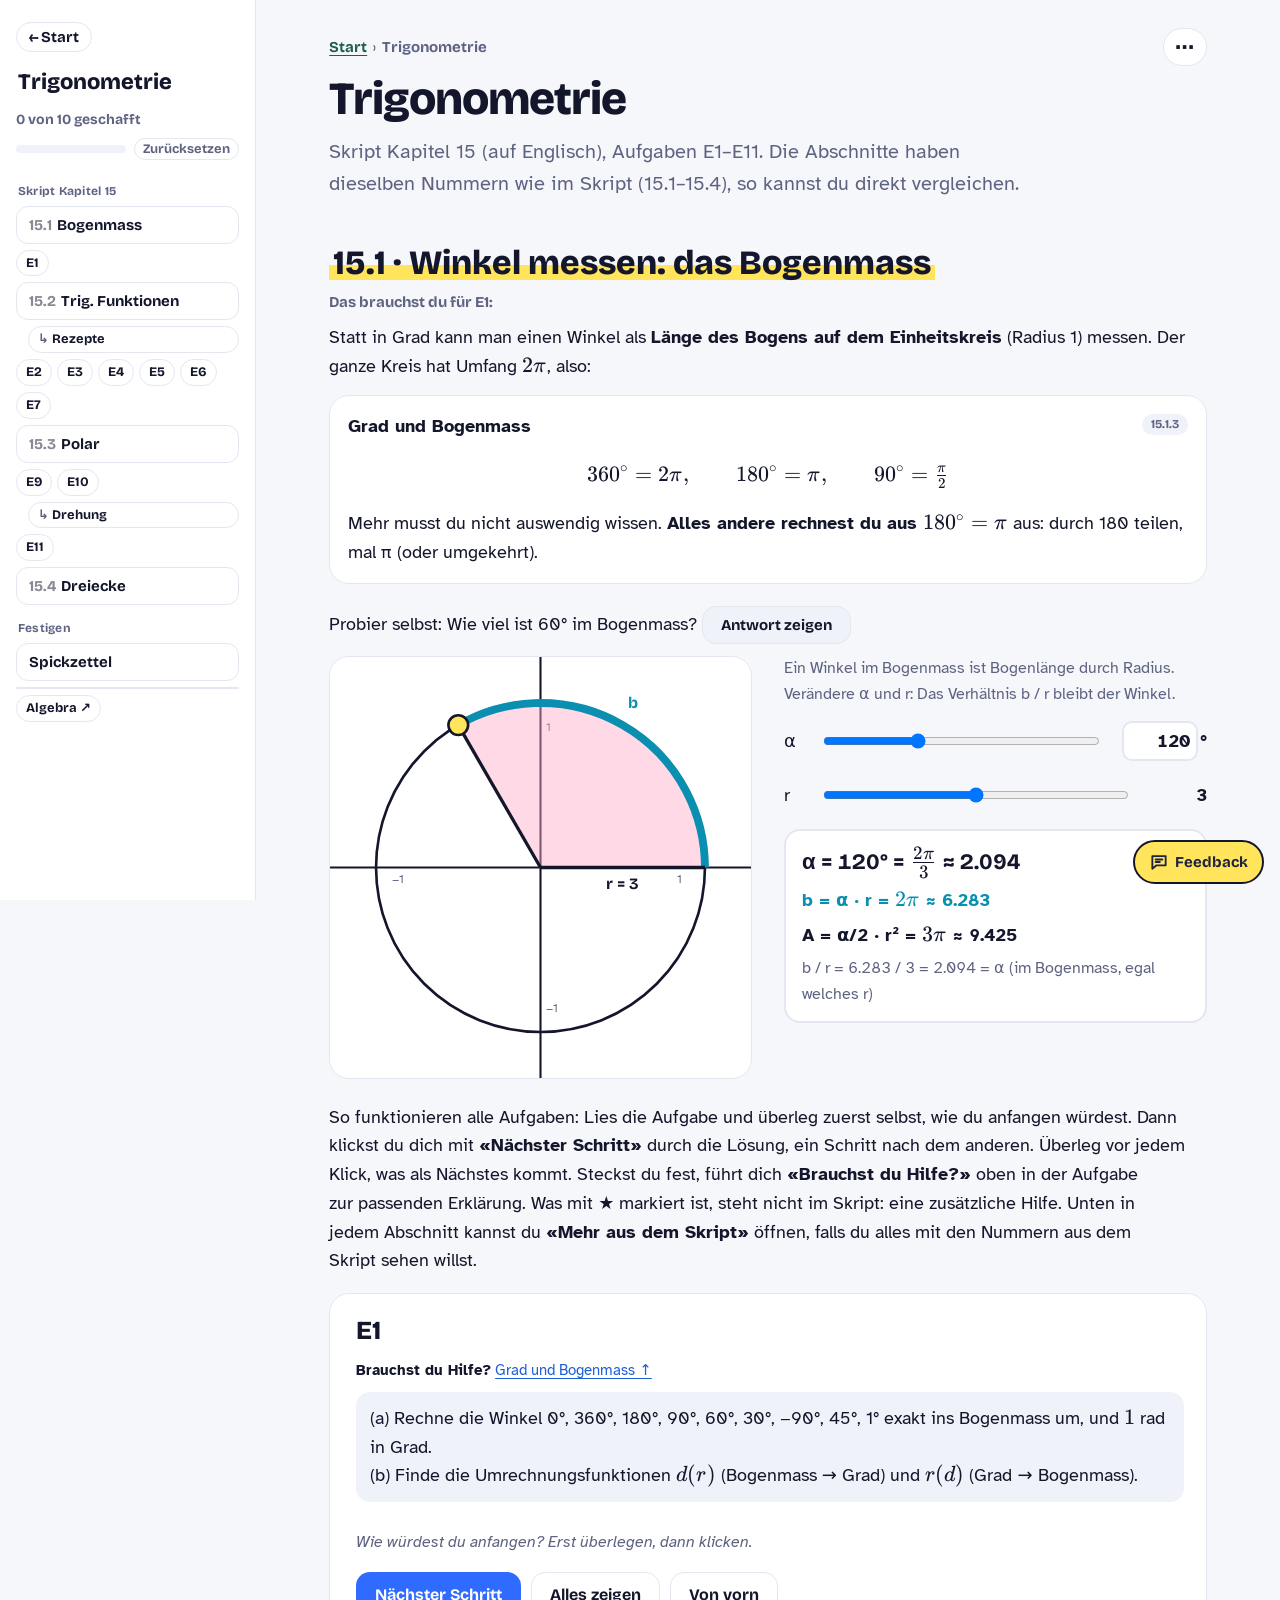
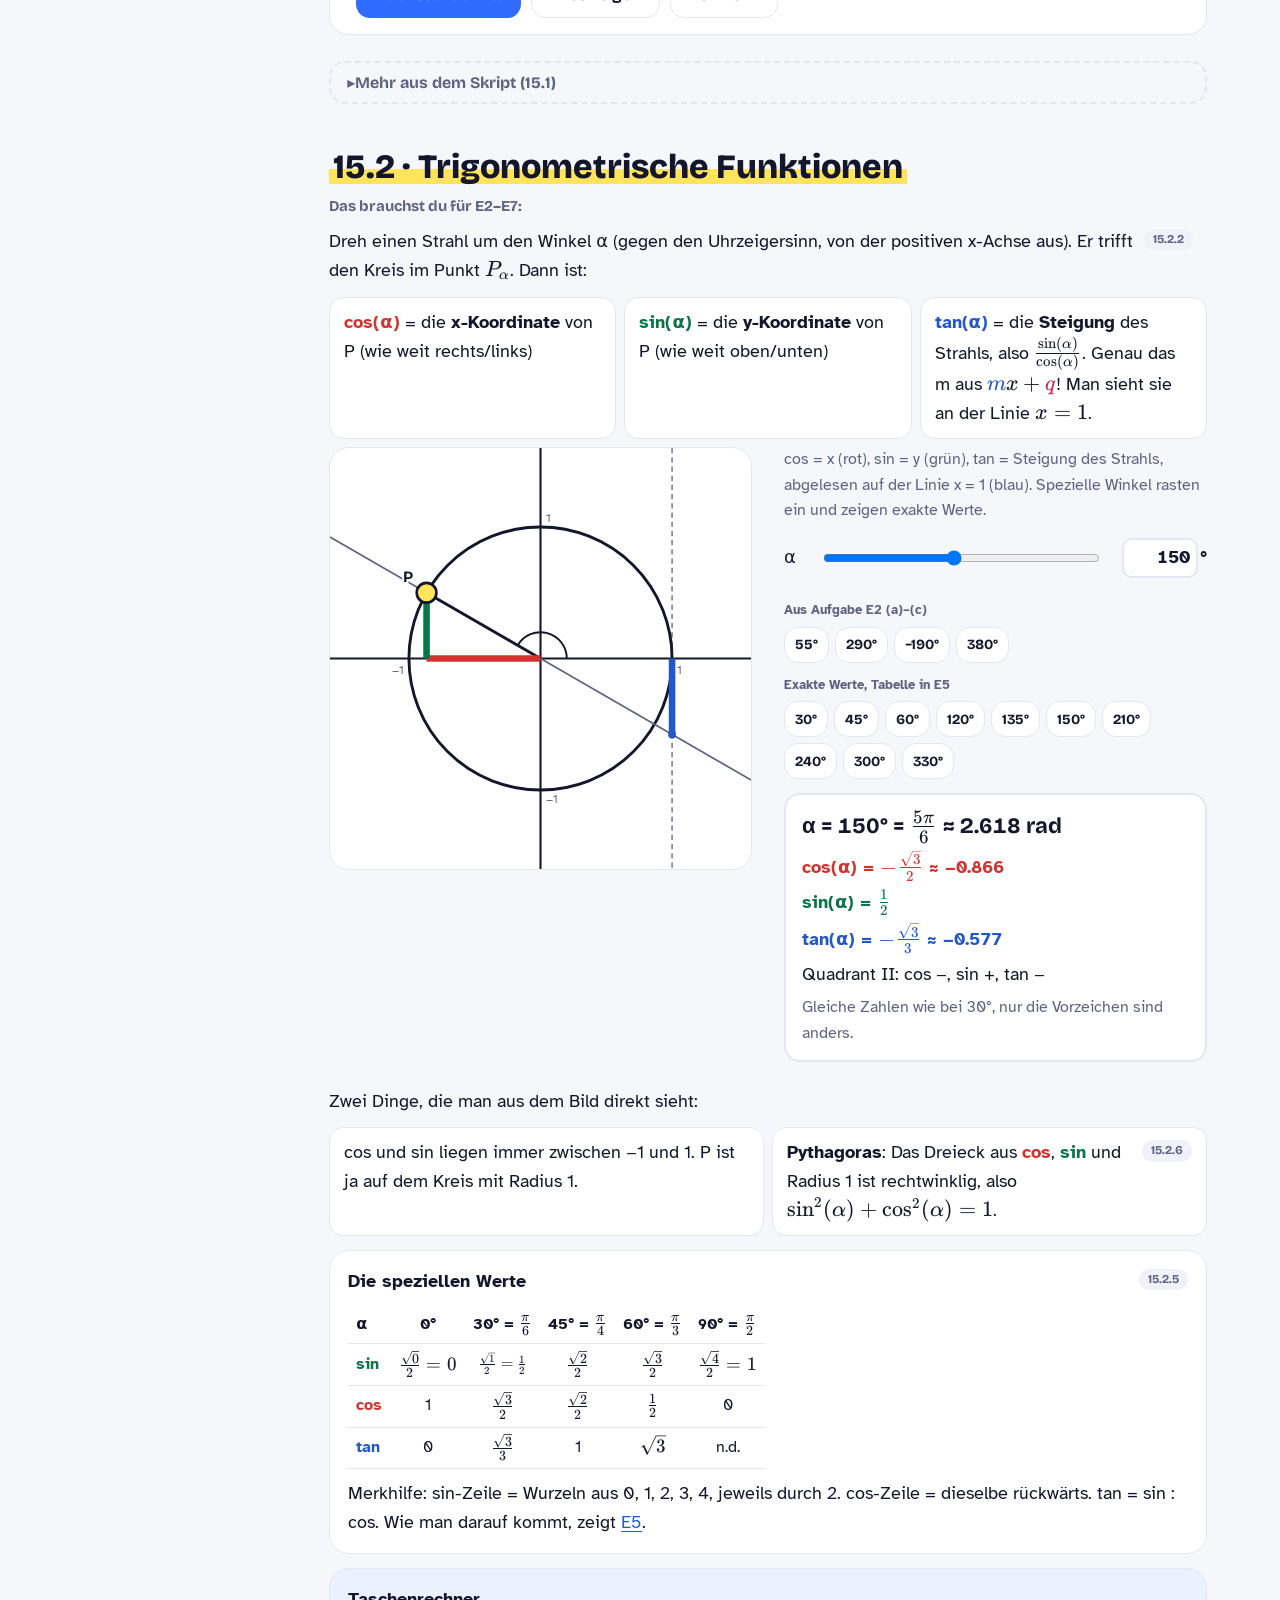
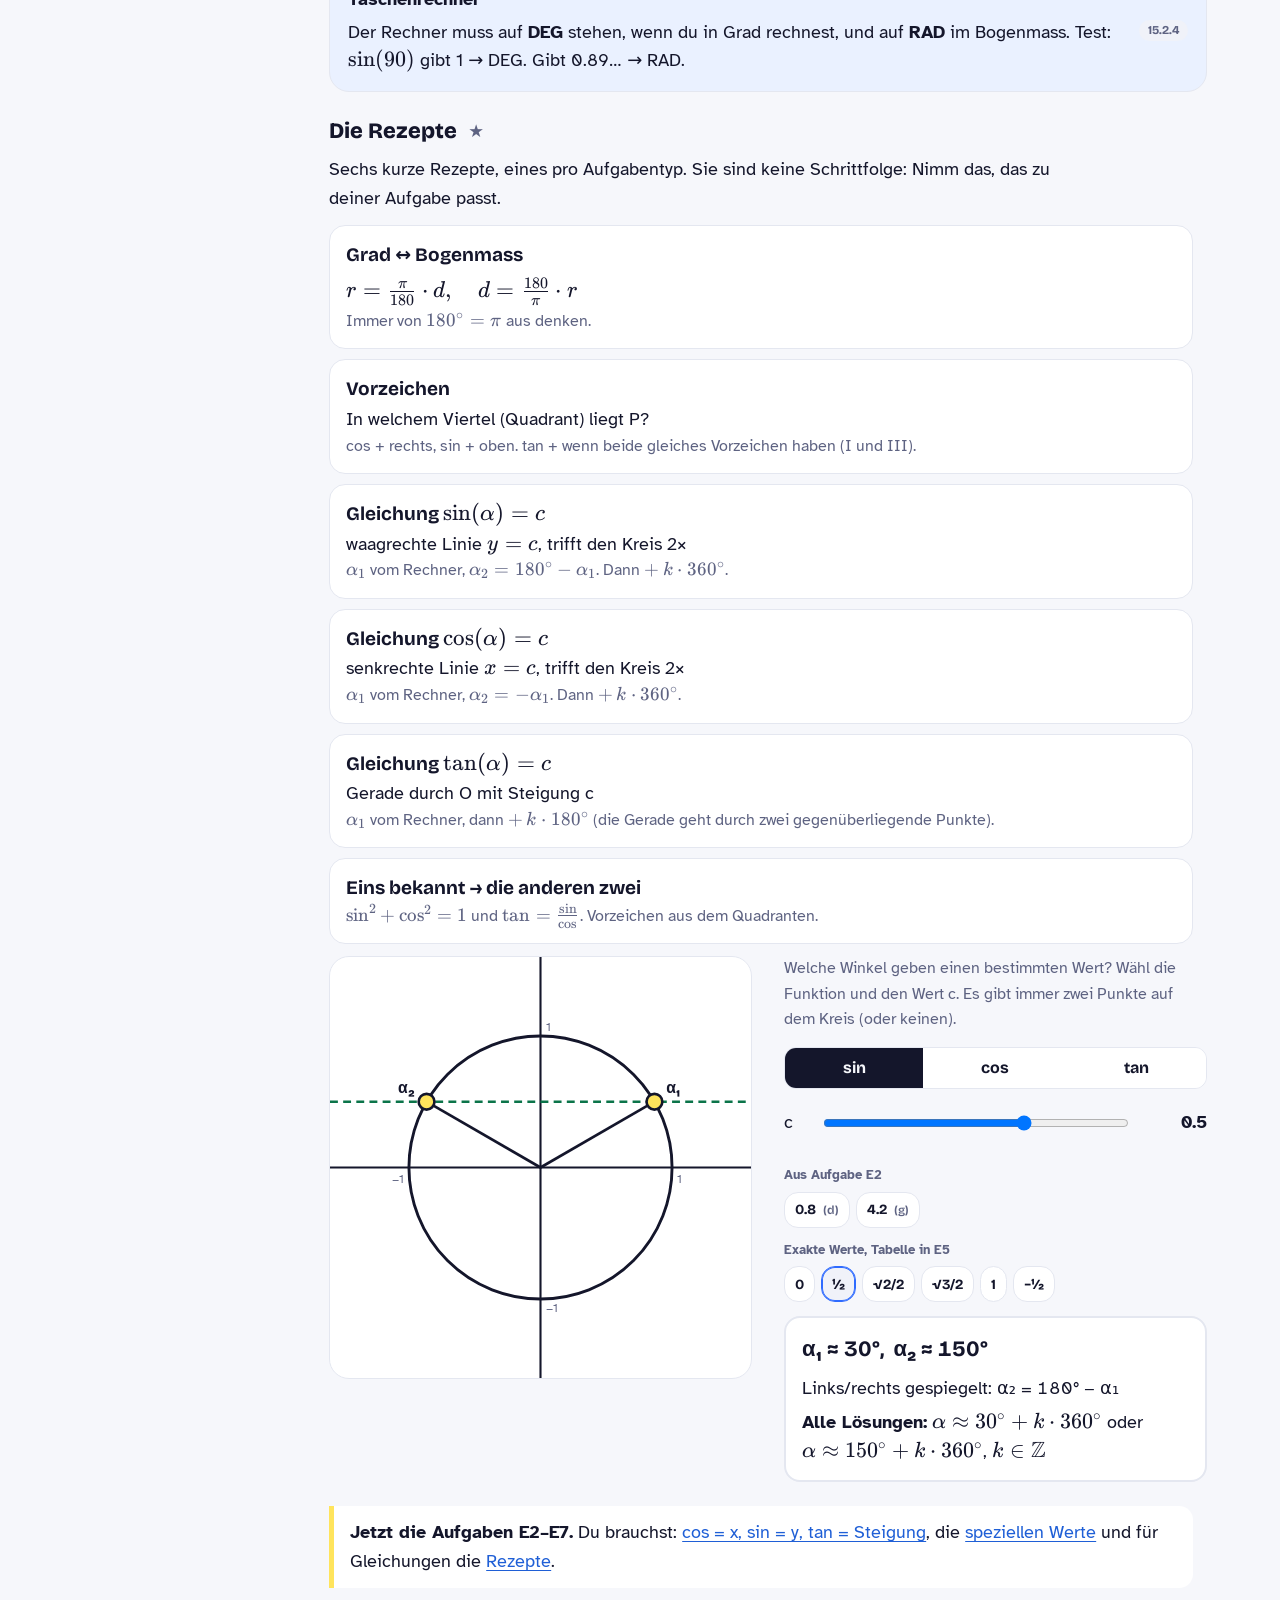
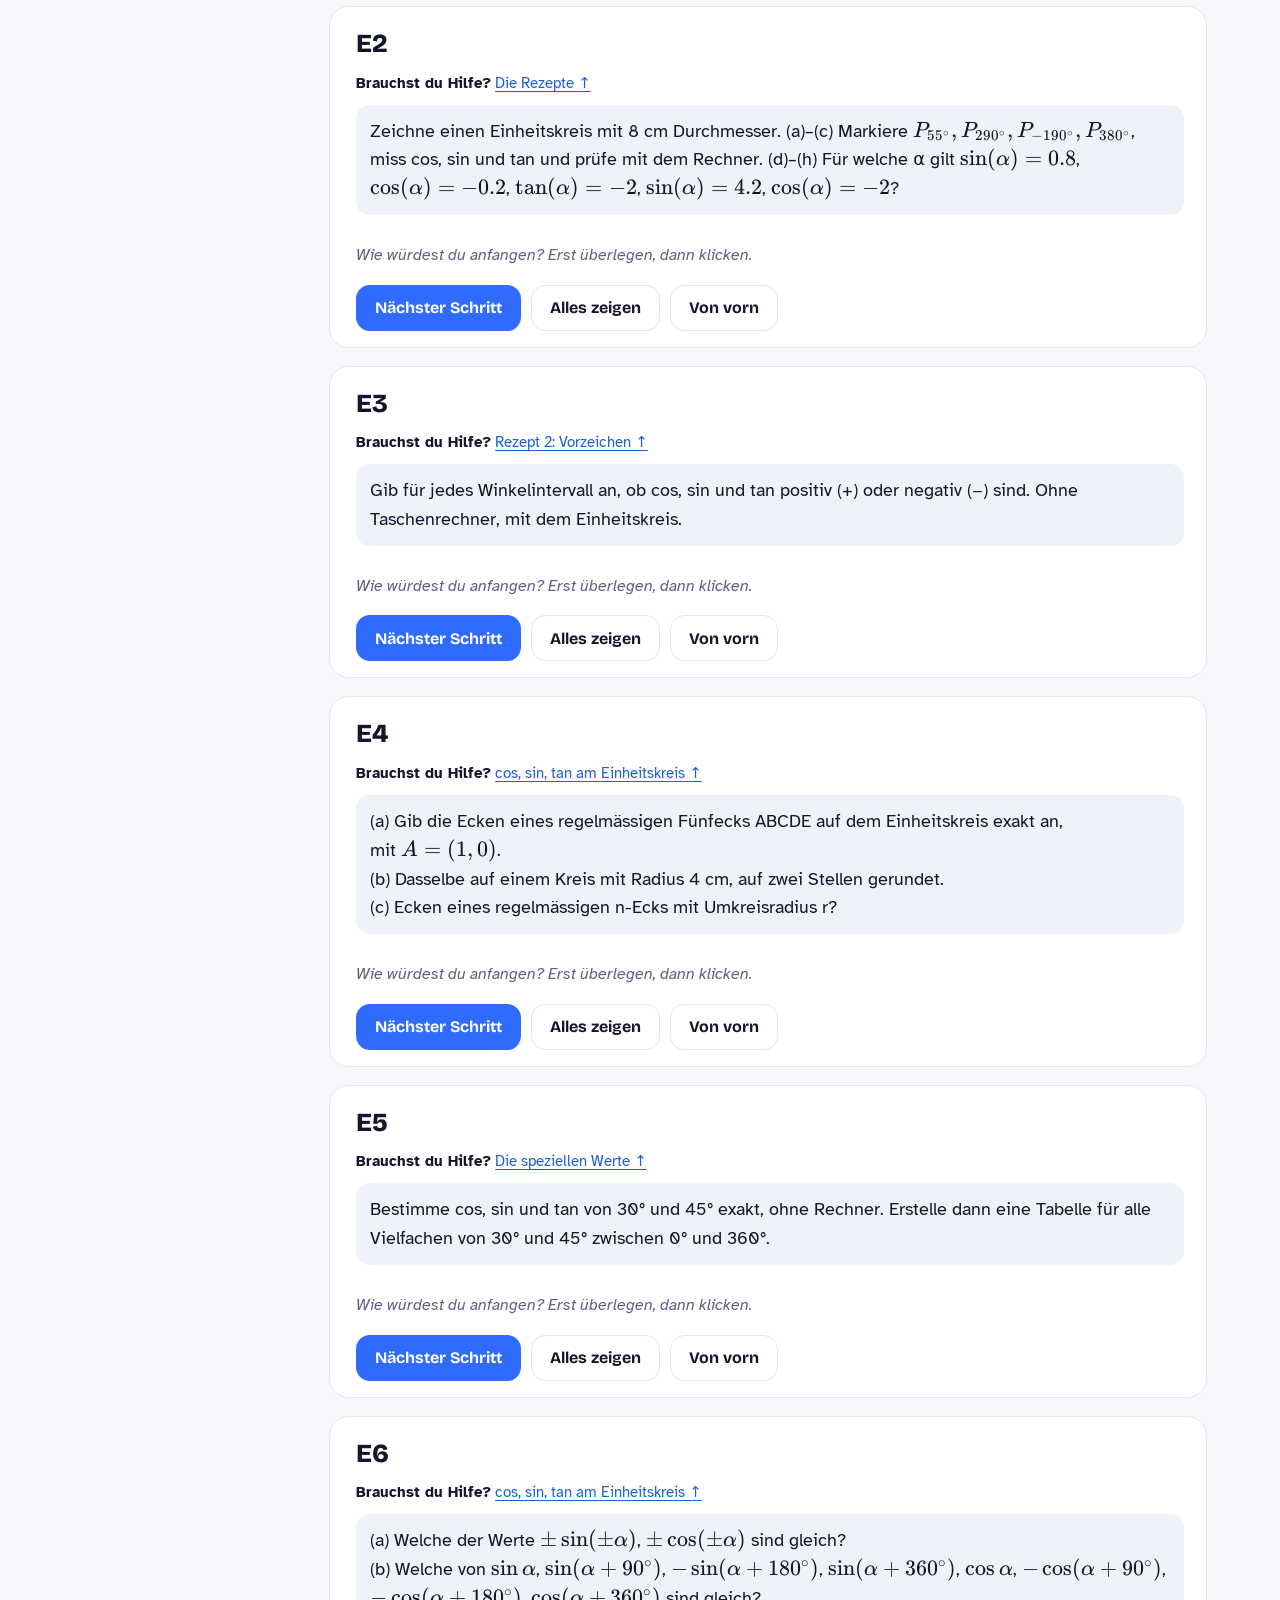
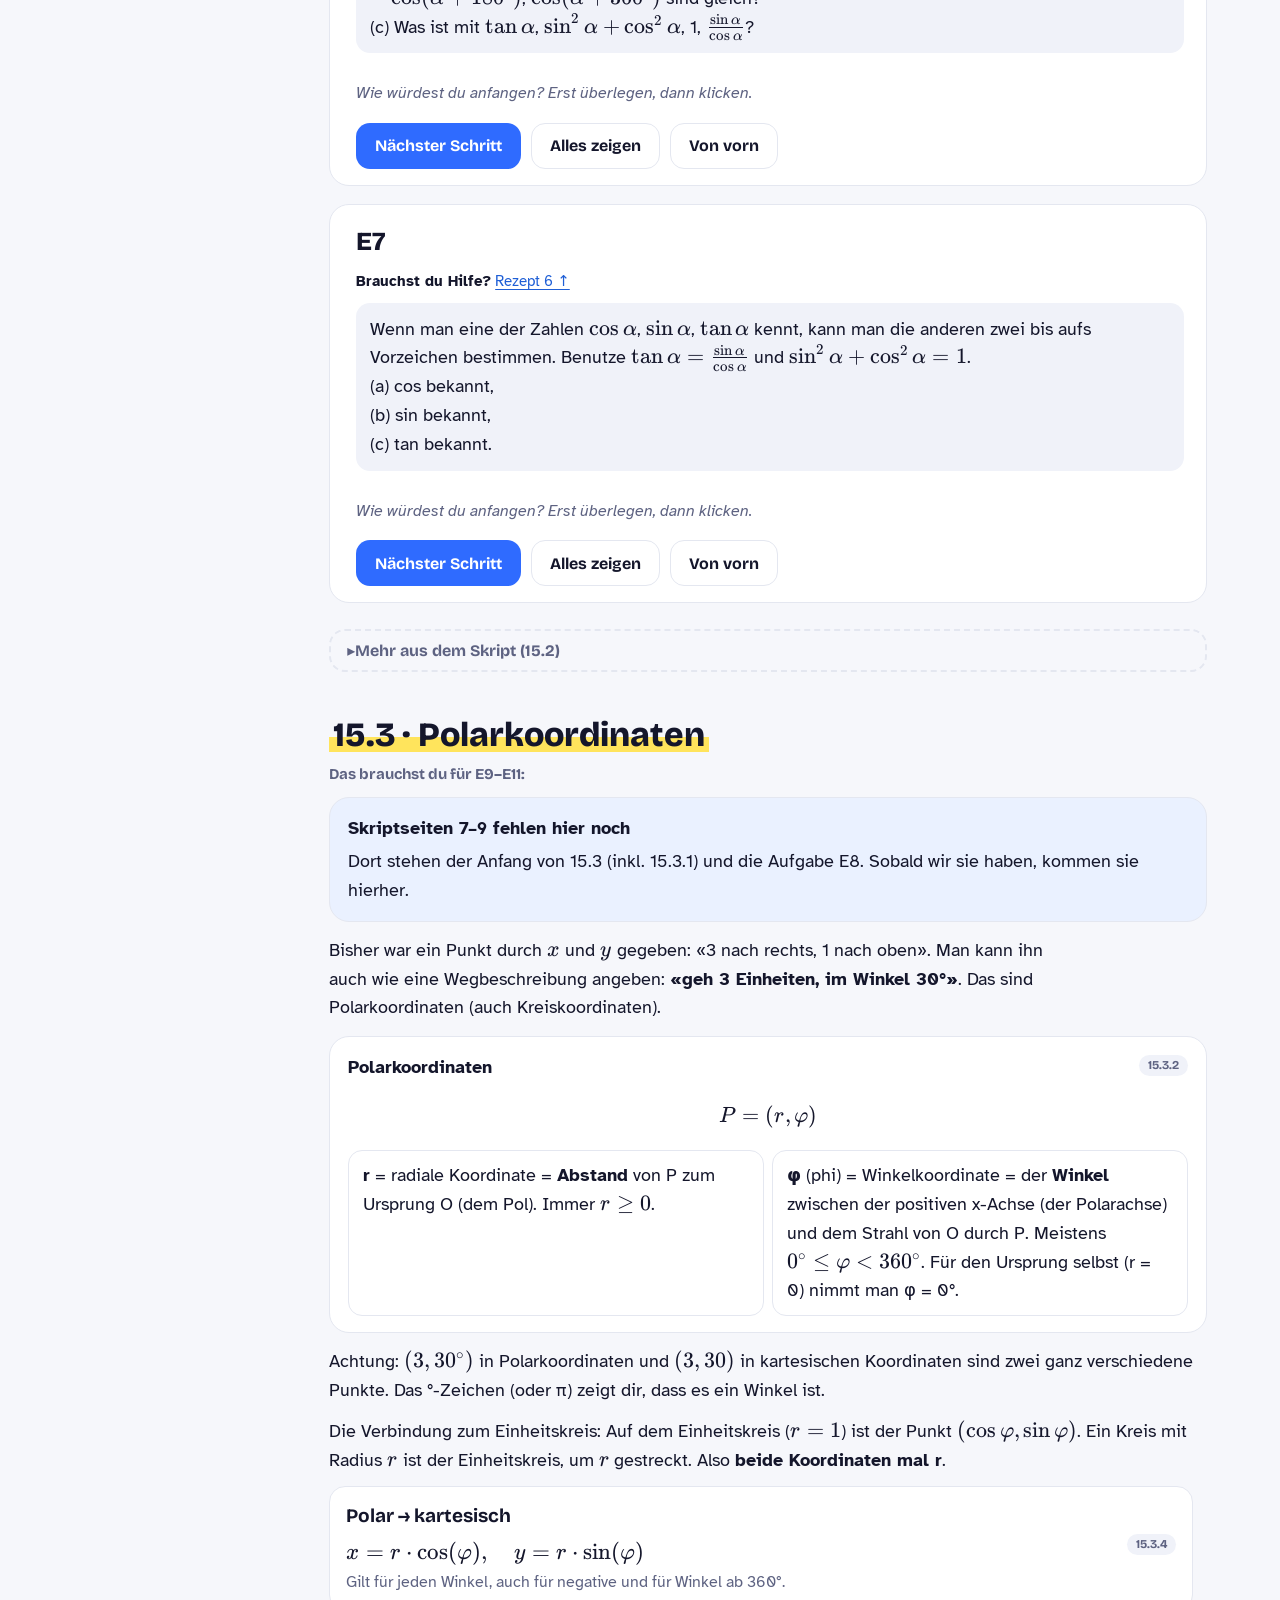
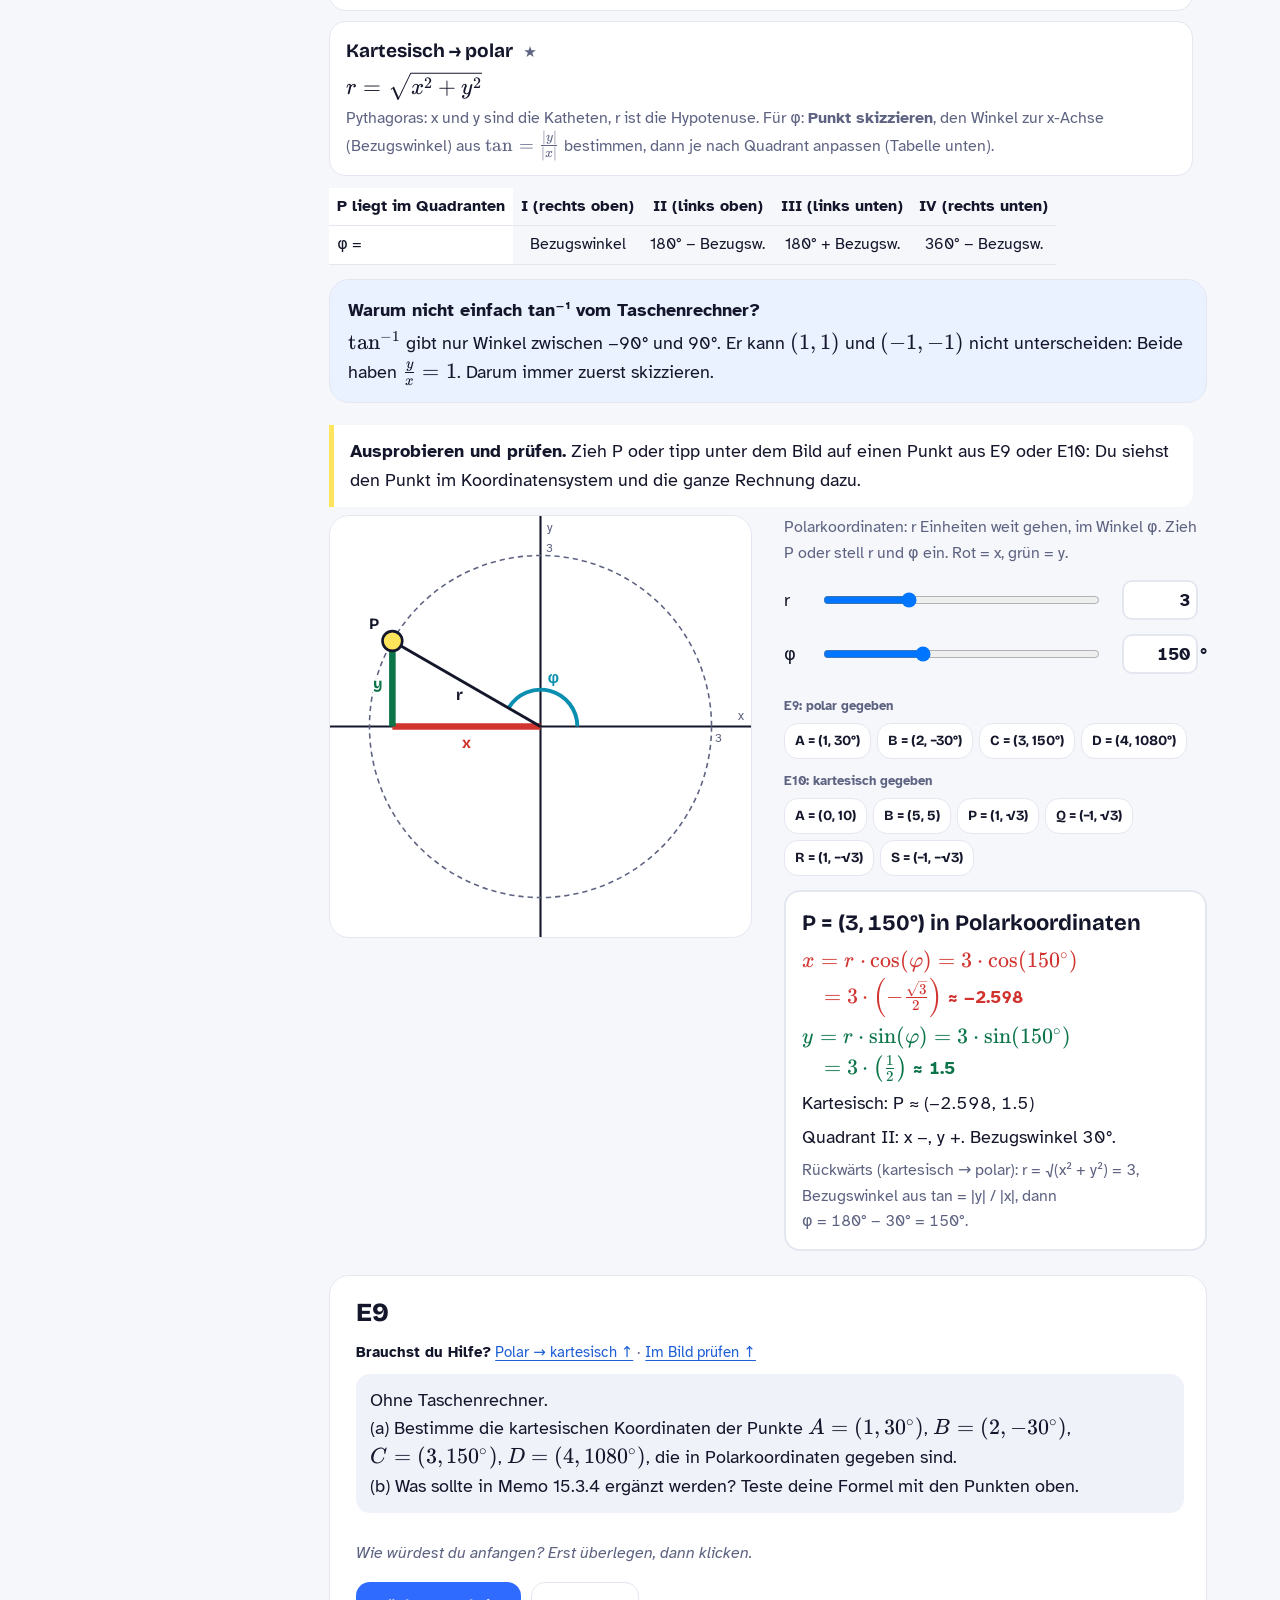
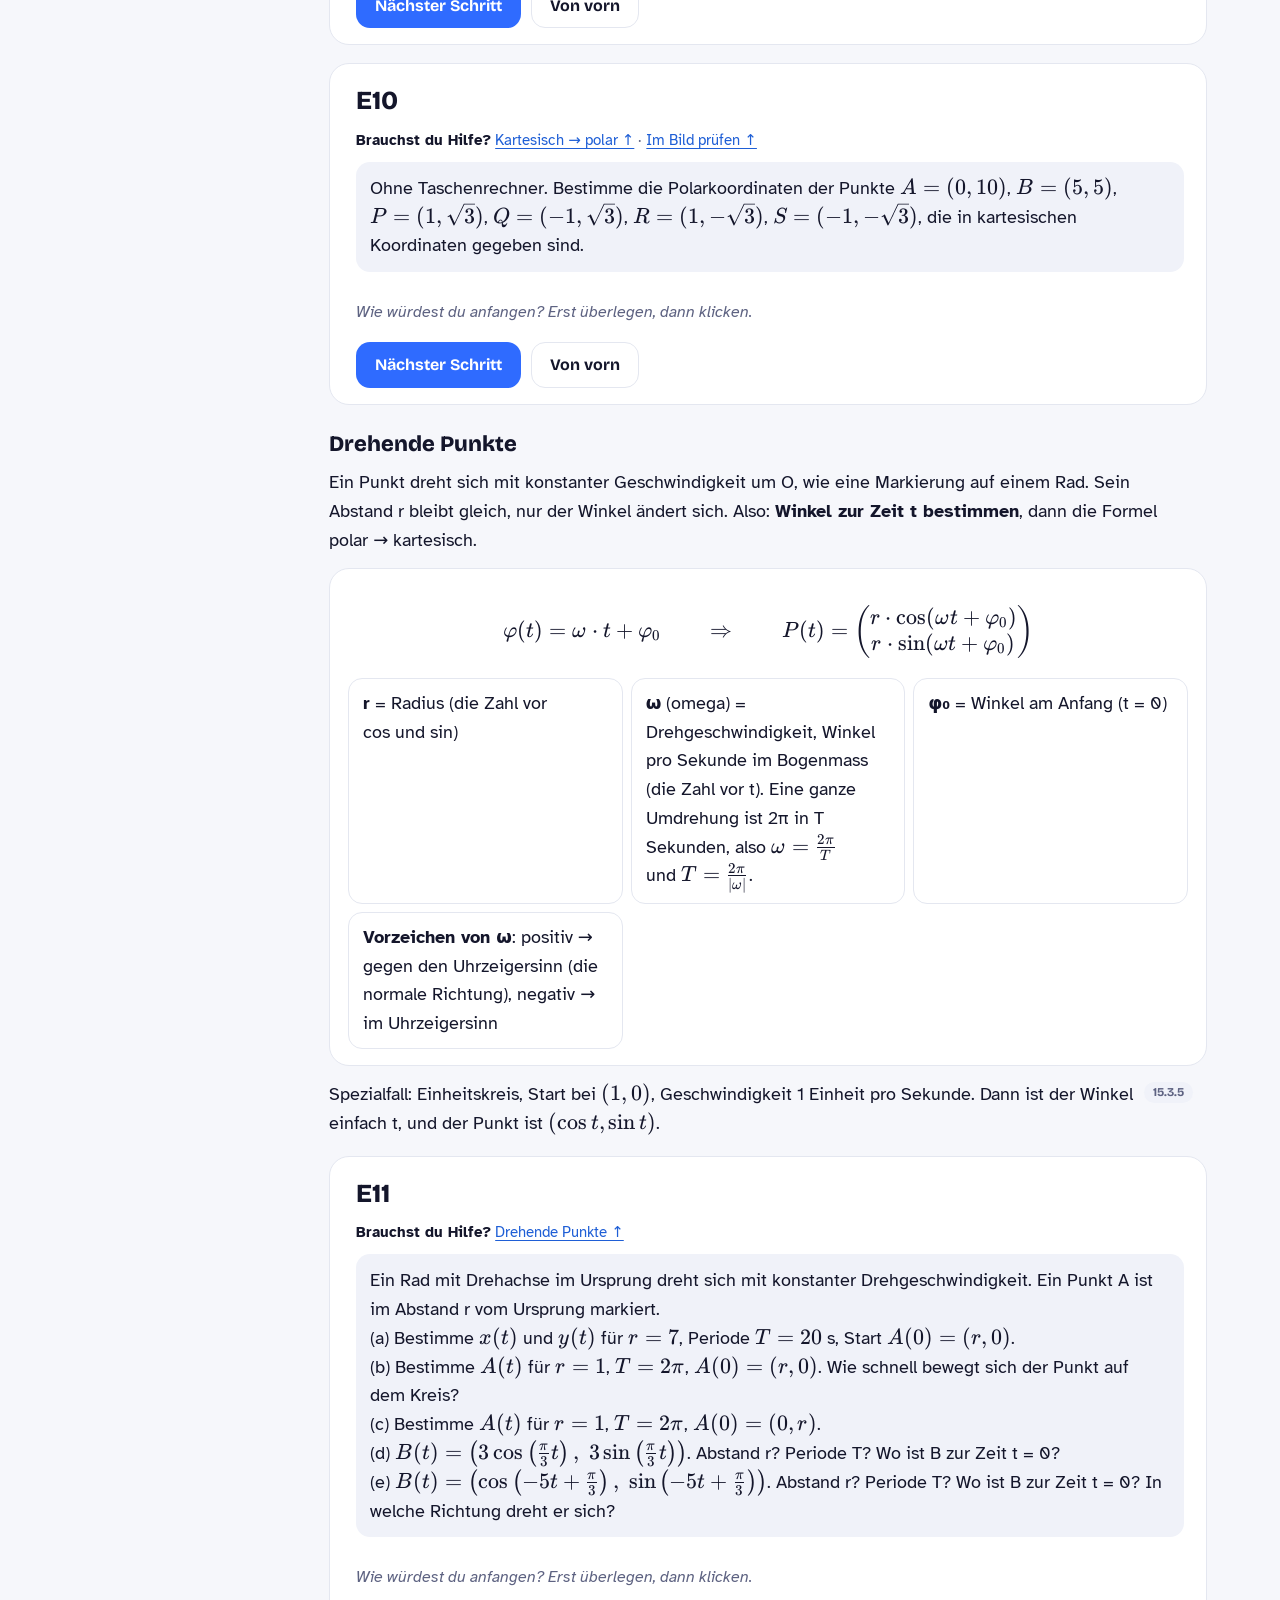
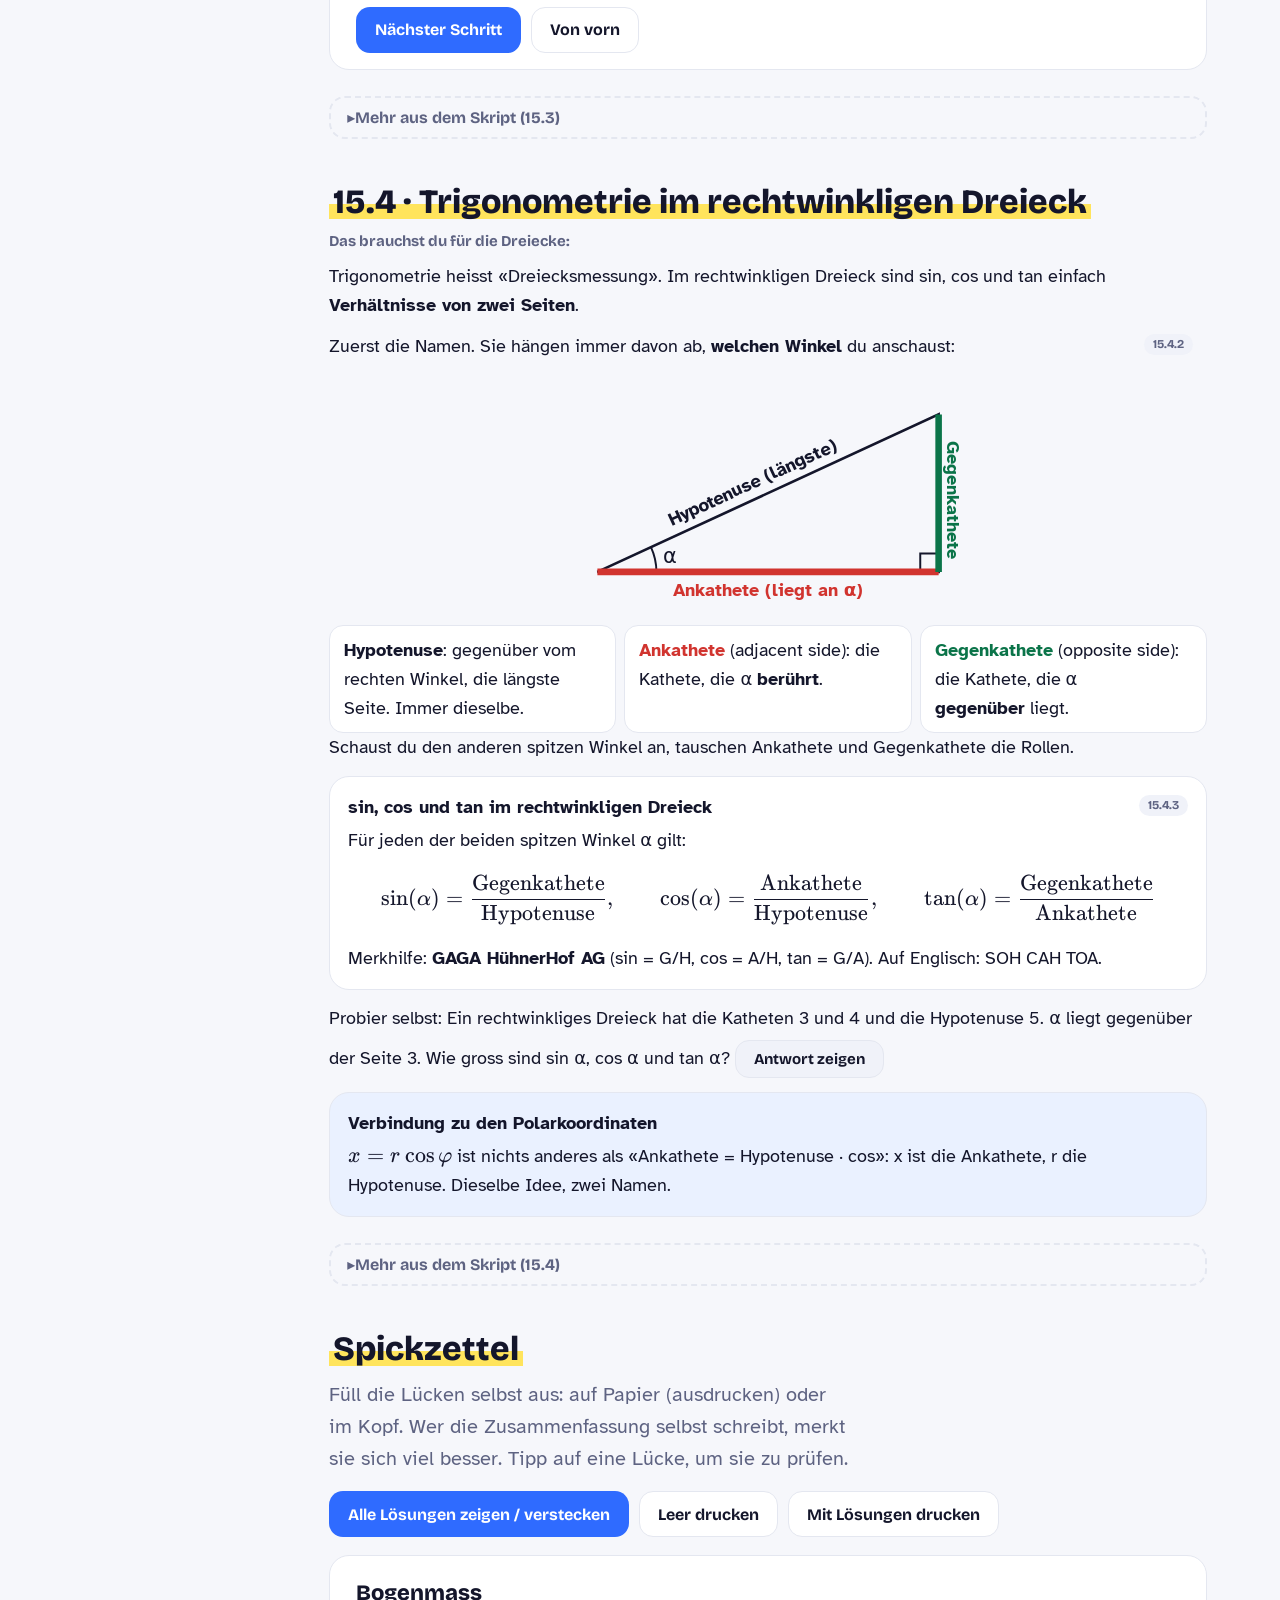
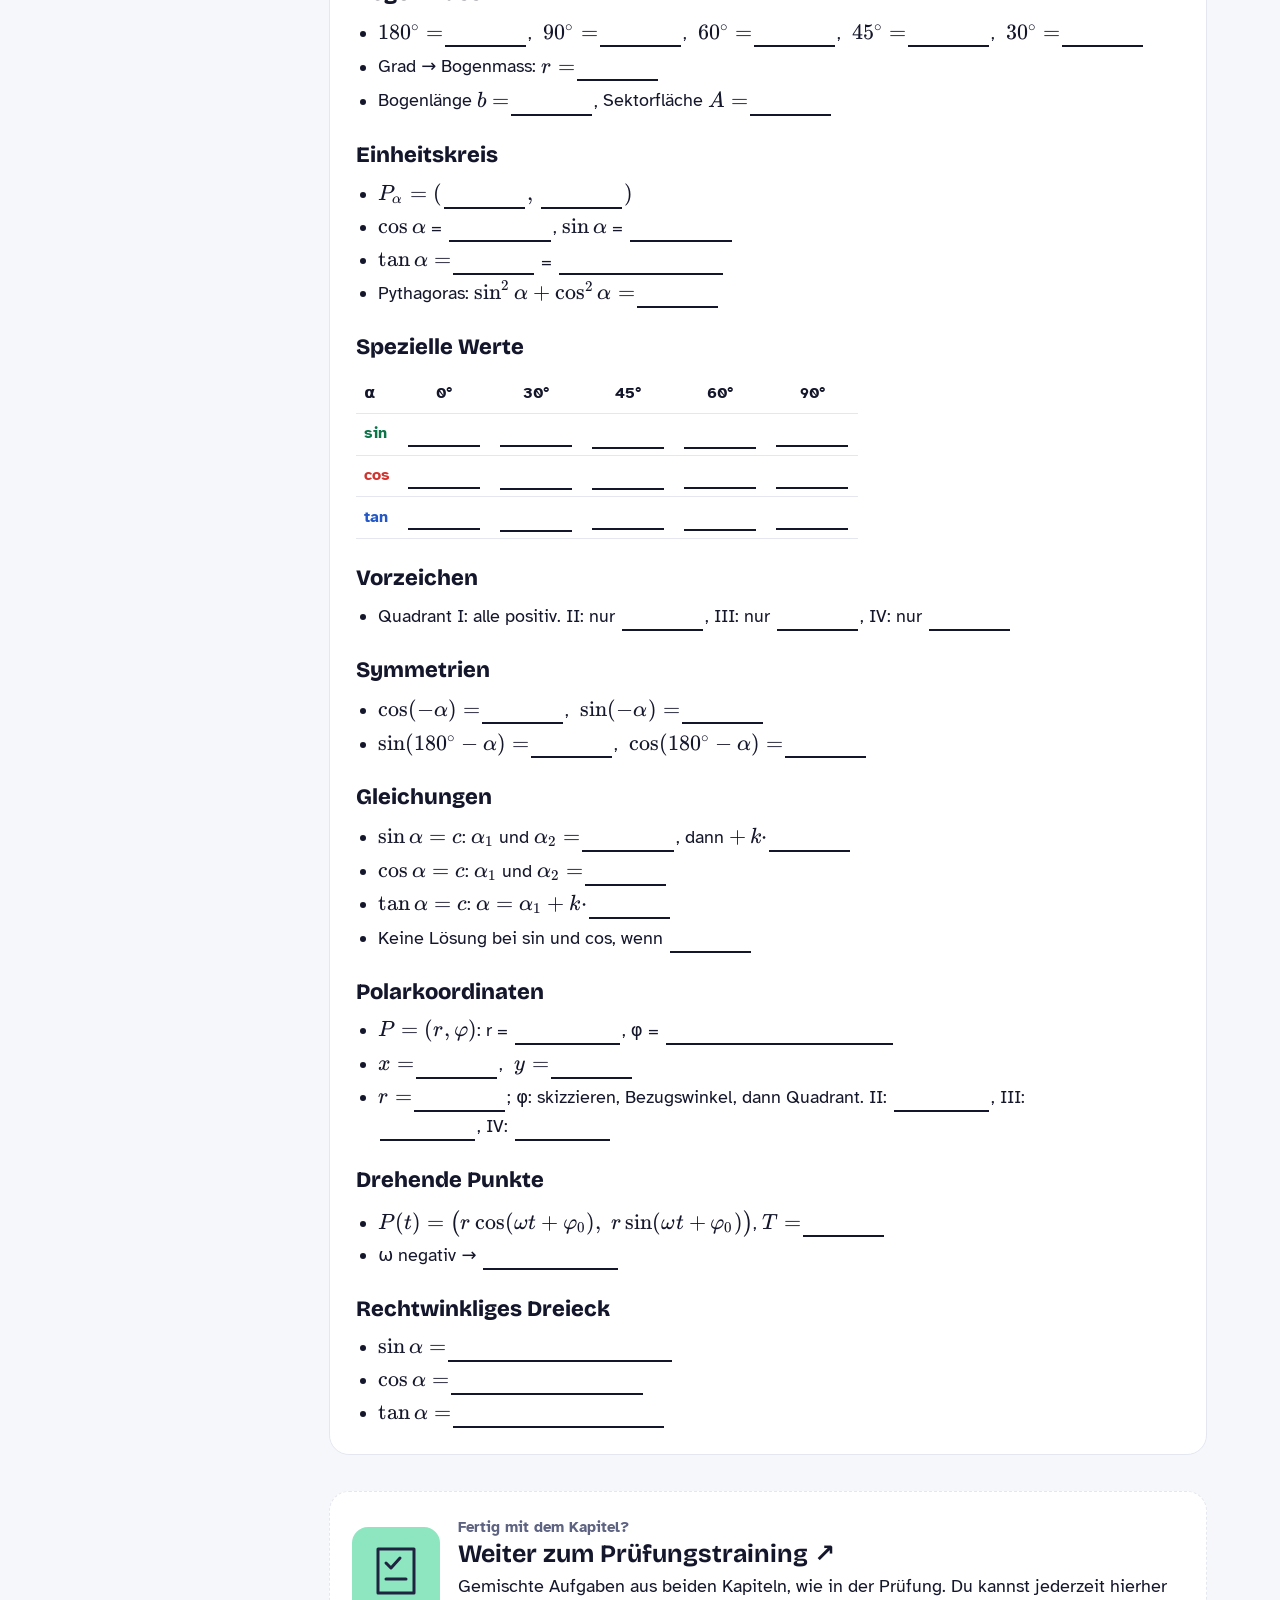
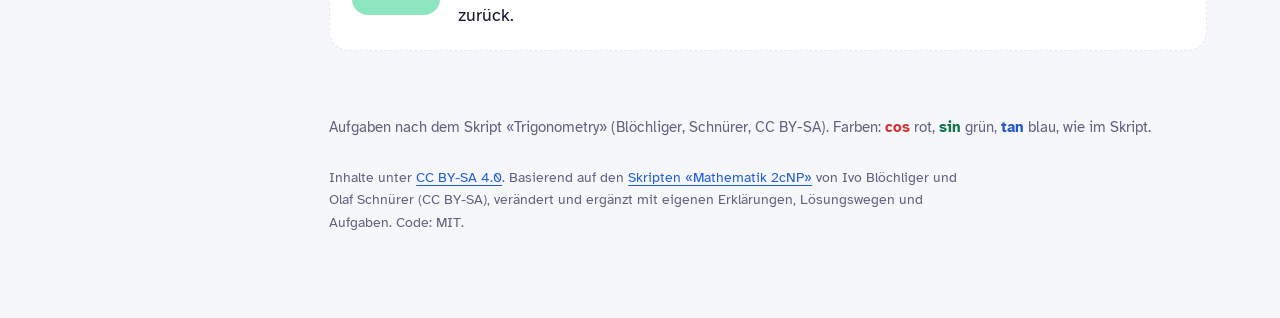
<file: trigonometrie/interaktiv.html>
<!DOCTYPE html>
<html lang="en" data-bilingual>
<head>
<meta charset="utf-8">
<script src="../assets/theme.js?v=70"></script>
<script src="../assets/sitenav.js?v=38"></script>
<meta name="viewport" content="width=device-width, initial-scale=1, viewport-fit=cover">
<title>Trigonometry interactive</title>
<link rel="icon" href="/favicon.svg" type="image/svg+xml"><link rel="apple-touch-icon" href="/apple-touch-icon.png"><link rel="manifest" href="/manifest.webmanifest"><meta name="apple-mobile-web-app-title" content="Mathe 2cNP"><meta name="apple-mobile-web-app-capable" content="yes"><meta name="mobile-web-app-capable" content="yes"><meta name="apple-mobile-web-app-status-bar-style" content="black-translucent"><meta name="theme-color" content="#fffdf8" media="(prefers-color-scheme: light)"><meta name="theme-color" content="#1f1a17" media="(prefers-color-scheme: dark)">
<link rel="preconnect" href="https://fonts.googleapis.com"><link rel="preconnect" href="https://fonts.gstatic.com" crossorigin>
<link rel="stylesheet" href="https://fonts.googleapis.com/css2?family=Atkinson+Hyperlegible:ital,wght@0,400;0,700;1,400&family=Bricolage+Grotesque:opsz,wght@12..96,600;12..96,700;12..96,800&display=swap">
<link rel="stylesheet" href="../assets/katex/katex.min.css">
<script defer src="../assets/katex/katex.min.js"></script>
<script defer src="../assets/katex/contrib/auto-render.min.js"></script>
<script defer src="../assets/steps.js?v=75"></script>
<link rel="stylesheet" href="../assets/style.css?v=80">
<style>
.wrap.wide{max-width:1180px}
.ilay{display:grid;grid-template-columns:minmax(0,1.05fr) minmax(0,1fr);gap:clamp(18px,3vw,36px);align-items:start;margin-top:20px}
.fig{position:sticky;top:12px;width:min(100%,calc(100svh - 24px),620px);aspect-ratio:1;touch-action:none;user-select:none}
.fig svg{width:100%;height:100%;display:block;background:var(--card);border:2px solid var(--ink);border-radius:20px}
.fig{border-radius:20px;box-shadow:5px 5px 0 var(--shadow)}
.tabs{display:flex;flex-wrap:wrap;gap:4px;padding:4px;border:2px solid var(--ink);border-radius:14px;background:var(--card)}
.tabs button{flex:1 1 auto;border:0;min-height:42px;background:transparent;white-space:nowrap}
.tabs button[aria-selected=true]{background:var(--mark)}
.panel{display:grid;gap:14px}
.out{display:grid;gap:6px;padding:14px 16px;border-radius:16px;background:var(--card);border:2px solid var(--line);font-variant-numeric:tabular-nums}
.out .big{font-size:22px;font-weight:700;font-family:"Bricolage Grotesque",sans-serif}
.seg{display:flex;border:2px solid var(--ink);border-radius:12px;overflow:hidden;width:max-content}
.seg button{border:0;border-radius:0;min-height:40px;background:var(--card)}
.seg button[aria-pressed=true]{background:var(--ink);color:var(--bg)}
.hint{color:var(--mute);font-size:16px;margin:0}
.drag{cursor:grab}
@media(max-width:820px){.ilay{grid-template-columns:minmax(0,1fr)}.fig{position:static;margin:0 auto}}
.chips .chiplab{flex-basis:100%;max-width:none;margin:6px 0 0;font-size:13px;font-weight:700;color:var(--mute)}
.chips .chiplab:first-child{margin-top:0}
.chips button .src{font-weight:600;font-size:12px;color:var(--mute);margin-left:4px}
.chips button .src::before{content:'('}.chips button .src::after{content:')'}
.chips button.sel{background:var(--soft);border-color:var(--accent,#2F6BFF)!important;box-shadow:inset 0 0 0 1px var(--accent,#2F6BFF)}
.numin{display:flex;align-items:center;justify-content:flex-end;gap:2px;font-weight:700;font-size:18px}
.numin input{width:4.2em;min-height:40px;padding:0 6px;font:inherit;font-variant-numeric:tabular-nums;text-align:right;border:2px solid var(--line);border-radius:10px;background:var(--card);color:var(--ink)}
.numin input:focus{outline:none;border-color:var(--m);box-shadow:0 0 0 3px color-mix(in srgb,var(--m) 25%,transparent)}
.numin input.bad{border-color:var(--rose)}
.out .katex{white-space:nowrap}
.out .fls b{display:flex;flex-direction:column;gap:2px}
.out .fl{display:block;white-space:nowrap;overflow-x:auto;overflow-y:hidden}
.out .fl + .fl{padding-left:1.2em}
</style>
<link rel="stylesheet" href="../assets/clean.css?v=3">
</head>
<body>
<main class="wrap wide">
<nav class="langsw" aria-label="Sprache / language"><button type="button" data-setlang="de">DE</button><button type="button" data-setlang="en">EN</button></nav>
<p class="crumb"><a href="./" data-l="en">← Trigonometry</a><a href="de.html" data-l="de">← Trigonometrie</a></p>
<h1><span data-l="en">Trigonometry to turn</span><span data-l="de">Trigonometrie zum Drehen</span></h1>
<p class="lead"><span data-l="en">Drag the point P around the unit circle. Everything else follows. The theory is summarised below.</span><span data-l="de">Zieh den Punkt P um den Einheitskreis. Alles andere läuft mit. Unten steht die Theorie im Überblick.</span></p>

<div class="ilay">
  <div class="fig"><svg id="svg" viewBox="-1.6 -1.6 3.2 3.2" role="img" aria-label="Unit circle / Einheitskreis"></svg></div>
  <section class="panel">
    <div class="tabs" role="tablist">
      <button type="button" role="tab" data-tab="1"><span data-l="en">Unit circle</span><span data-l="de">Einheitskreis</span></button>
      <button type="button" role="tab" data-tab="2"><span data-l="en">Equations</span><span data-l="de">Gleichungen</span></button>
      <button type="button" role="tab" data-tab="3"><span data-l="en">Radians</span><span data-l="de">Bogenmass</span></button>
      <button type="button" role="tab" data-tab="4"><span data-l="en">Polar</span><span data-l="de">Polar</span></button>
    </div>

    <!-- tab 1 -->
    <div data-p="1" class="panel">
      <p class="hint"><span data-l="en">cos = x (red), sin = y (green), tan = slope of the ray, read off on the line x = 1 (blue). Special angles snap and show exact values.</span><span data-l="de">cos = x (rot), sin = y (grün), tan = Steigung des Strahls, abgelesen auf der Linie x = 1 (blau). Spezielle Winkel rasten ein und zeigen exakte Werte.</span></p>
      <div class="sl" style="grid-template-columns:1.6em minmax(0,1fr) 5.6em"><span>α</span><input id="a1" type="range" min="-360" max="720" step="1" aria-label="α"><label class="numin"><input id="a1v" type="text" inputmode="text" enterkeyhint="done" autocomplete="off" spellcheck="false" aria-label="α in °">°</label></div>
      <div class="chips" id="chips1"></div>
      <div class="out" id="out1"></div>
    </div>

    <!-- tab 2 -->
    <div data-p="2" class="panel">
      <p class="hint"><span data-l="en">Which angles give a certain value? Choose the function and the value c. There are always two points on the circle (or none).</span><span data-l="de">Welche Winkel geben einen bestimmten Wert? Wähl die Funktion und den Wert c. Es gibt immer zwei Punkte auf dem Kreis (oder keinen).</span></p>
      <div class="seg" role="group" id="fn"><button type="button" data-f="sin">sin</button><button type="button" data-f="cos">cos</button><button type="button" data-f="tan">tan</button></div>
      <div class="sl" style="grid-template-columns:1.6em minmax(0,1fr) 4em"><span>c</span><input id="c2" type="range" min="-1.5" max="1.5" step="0.01" aria-label="c"><b id="c2v"></b></div>
      <div class="chips" id="chips2"></div>
      <div class="out" id="out2"></div>
    </div>

    <!-- tab 3 -->
    <div data-p="3" class="panel">
      <p class="hint"><span data-l="en">An angle in radians is arc length divided by radius. Change α and r: the ratio b / r stays the angle.</span><span data-l="de">Ein Winkel im Bogenmass ist Bogenlänge durch Radius. Verändere α und r: Das Verhältnis b / r bleibt der Winkel.</span></p>
      <div class="sl" style="grid-template-columns:1.6em minmax(0,1fr) 5.6em"><span>α</span><input id="a3" type="range" min="0" max="360" step="1" aria-label="α"><label class="numin"><input id="a3v" type="text" inputmode="text" enterkeyhint="done" autocomplete="off" spellcheck="false" aria-label="α in °">°</label></div>
      <div class="sl" style="grid-template-columns:1.6em minmax(0,1fr) 4em"><span>r</span><input id="r3" type="range" min="1" max="5" step="1" aria-label="r"><b id="r3v"></b></div>
      <div class="out" id="out3"></div>
    </div>
    <!-- tab 4: polar coordinates -->
    <div data-p="4" class="panel">
      <p class="hint"><span data-l="en">Polar coordinates: go r units, at the angle φ. Drag P, or set r and φ. Red = x, green = y.</span><span data-l="de">Polarkoordinaten: r Einheiten weit gehen, im Winkel φ. Zieh P oder stell r und φ ein. Rot = x, grün = y.</span></p>
      <div class="sl" style="grid-template-columns:1.6em minmax(0,1fr) 5.6em"><span>r</span><input id="r4" type="range" min="0" max="10" step="0.1" aria-label="r"><label class="numin"><input id="r4v" type="text" inputmode="text" enterkeyhint="done" autocomplete="off" spellcheck="false" aria-label="r"><span style="visibility:hidden">°</span></label></div>
      <div class="sl" style="grid-template-columns:1.6em minmax(0,1fr) 5.6em"><span>φ</span><input id="p4" type="range" min="-360" max="1080" step="1" aria-label="φ"><label class="numin"><input id="p4v" type="text" inputmode="text" enterkeyhint="done" autocomplete="off" spellcheck="false" aria-label="φ in °">°</label></div>
      <div class="chips" id="chips4"></div>
      <div class="out" id="out4"></div>
    </div>
  </section>
</div>

<h2 id="theorie"><span data-l="en">The theory at a glance</span><span data-l="de">Die Theorie im Überblick</span></h2>
<div class="theory">
  <div class="tc k-y"><h3><span data-l="en">Radians</span><span data-l="de">Bogenmass</span></h3>
    <p><span data-l="en">Angle = arc length on the unit circle.</span><span data-l="de">Winkel = Bogenlänge auf dem Einheitskreis.</span></p>
    $$180^\circ = \pi,\qquad 360^\circ = 2\pi$$
    <p><span data-l="en">Arc and sector of a circle with radius r:</span><span data-l="de">Bogen und Sektor eines Kreises mit Radius r:</span></p>
    $$b = \alpha\cdot r,\qquad A = \tfrac{\alpha}{2}\,r^2$$</div>
  <div class="tc k-g"><h3><span data-l="en">Definition</span><span data-l="de">Definition</span></h3>
    $$P_\alpha = (\cos\alpha,\ \sin\alpha)$$
    $$\tan\alpha = \frac{\sin\alpha}{\cos\alpha}$$
    <p><span data-l="en">= slope of the ray.</span><span data-l="de">= Steigung des Strahls.</span></p>
    <p><span data-l="en">tan is not defined at 90°, 270°, … (vertical ray).</span><span data-l="de">tan ist bei 90°, 270°, … nicht definiert (senkrechter Strahl).</span></p></div>
  <div class="tc k-p"><h3>Pythagoras</h3>
    $$\sin^2\alpha + \cos^2\alpha = 1$$
    <p><span data-l="en">So if you know one, you know the other up to its sign:</span><span data-l="de">Kennst du eins, kennst du das andere bis aufs Vorzeichen:</span></p>
    $$\sin\alpha = \pm\sqrt{1 - \cos^2\alpha}$$</div>
  <div class="tc k-m"><h3><span data-l="en">Signs</span><span data-l="de">Vorzeichen</span></h3>
    <p><span data-l="en">cos + on the right, sin + at the top.</span><span data-l="de">cos + rechts, sin + oben.</span></p>
    <p><b>I</b>: <span data-l="en">all +</span><span data-l="de">alle +</span> · <b>II</b>: <span data-l="en">only sin +</span><span data-l="de">nur sin +</span><br><b>III</b>: <span data-l="en">only tan +</span><span data-l="de">nur tan +</span> · <b>IV</b>: <span data-l="en">only cos +</span><span data-l="de">nur cos +</span></p></div>
  <div class="tc k-y"><h3><span data-l="en">Special values</span><span data-l="de">Spezielle Werte</span></h3>
    <div class="tbl"><table>
      <tr><th>α</th><th>0°</th><th>30°</th><th>45°</th><th>60°</th><th>90°</th></tr>
      <tr><td class="ss">sin</td><td>\(0\)</td><td>\(\frac12\)</td><td>\(\frac{\sqrt2}{2}\)</td><td>\(\frac{\sqrt3}{2}\)</td><td>\(1\)</td></tr>
      <tr><td class="cc">cos</td><td>\(1\)</td><td>\(\frac{\sqrt3}{2}\)</td><td>\(\frac{\sqrt2}{2}\)</td><td>\(\frac12\)</td><td>\(0\)</td></tr>
    </table></div>
    <p><span data-l="en">sin row: \(\frac{\sqrt0}{2}, \frac{\sqrt1}{2}, \dots, \frac{\sqrt4}{2}\). cos = same, backwards.</span><span data-l="de">sin-Zeile: \(\frac{\sqrt0}{2}, \frac{\sqrt1}{2}, \dots, \frac{\sqrt4}{2}\). cos = dieselbe, rückwärts.</span></p></div>
  <div class="tc k-g"><h3><span data-l="en">Symmetries</span><span data-l="de">Symmetrien</span></h3>
    $$\begin{aligned}\cos(-\alpha) &= \cos\alpha\\ \sin(-\alpha) &= -\sin\alpha\\ \sin(180^\circ - \alpha) &= \sin\alpha\\ \cos(180^\circ - \alpha) &= -\cos\alpha\end{aligned}$$
    <p><span data-l="en">+180°: both change sign. +360°: same point.</span><span data-l="de">+180°: beide wechseln das Vorzeichen. +360°: gleicher Punkt.</span></p></div>
  <div class="tc k-p"><h3><span data-l="en">Equations</span><span data-l="de">Gleichungen</span></h3>
    $$\begin{aligned}\sin\alpha = c:&\ \ \alpha_1,\ 180^\circ - \alpha_1\\ \cos\alpha = c:&\ \ \alpha_1,\ -\alpha_1\\ \tan\alpha = c:&\ \ \alpha_1,\ \alpha_1 + 180^\circ\end{aligned}$$
    <p><span data-l="en">Then add \(k\cdot 360^\circ\) (tan: \(k\cdot 180^\circ\)).</span><span data-l="de">Dann \(k\cdot 360^\circ\) dazu (tan: \(k\cdot 180^\circ\)).</span></p>
    <p><span data-l="en">\(\alpha_1\) from the calculator. No solution if \(|c| \gt 1\) for sin and cos.</span><span data-l="de">\(\alpha_1\) vom Rechner. Keine Lösung, wenn \(|c| \gt 1\) bei sin und cos.</span></p></div>
  <div class="tc k-m"><h3><span data-l="en">tan known</span><span data-l="de">tan bekannt</span></h3>
    $$\cos\alpha = \pm\frac{1}{\sqrt{1 + \tan^2\alpha}}$$
    $$\sin\alpha = \tan\alpha\cdot\cos\alpha$$
    <p><span data-l="en">Signs from the quadrant.</span><span data-l="de">Vorzeichen aus dem Quadranten.</span></p></div>
</div>
<p class="noprint"><a href="spickzettel.html"><span data-l="en">Fill-in cheat sheet for this topic</span><span data-l="de">Lücken-Spickzettel zu diesem Thema</span></a> · <a href="../training/"><span data-l="en">Exam training</span><span data-l="de">Prüfungstraining</span></a></p>
<p class="lic" style="margin-top:28px;color:var(--mute);font-size:14px;max-width:70ch"><span data-l="de">Inhalte unter <a href="https://creativecommons.org/licenses/by-sa/4.0/deed.de">CC BY-SA 4.0</a>. Basierend auf den <a href="https://fginfo.ksbg.ch/dokuwiki/doku.php?id=lehrkraefte:snr:klasse-ib-2025">Skripten «Mathematik 2cNP»</a> von Ivo Blöchliger und Olaf Schnürer (CC BY-SA), verändert und ergänzt mit eigenen Erklärungen, Lösungswegen und Aufgaben. Code: MIT.</span><span data-l="en">Content licensed under <a href="https://creativecommons.org/licenses/by-sa/4.0/">CC BY-SA 4.0</a>. Based on the <a href="https://fginfo.ksbg.ch/dokuwiki/doku.php?id=lehrkraefte:snr:klasse-ib-2025">“Mathematik 2cNP” scripts</a> by Ivo Blöchliger and Olaf Schnürer (CC BY-SA), changed and extended with own explanations, solutions and exercises. Code: MIT.</span></p>
</main>

<script>
(function () {
  const $ = id => document.getElementById(id);
  const svg = $('svg'), R = 1.6;
  const st = { tab: 1, deg: 150, f: 'sin', c: 0.5, a3: 120, r: 3, r4: 3, p4: 150, src4: null };
  const tex = s => window.katex ? katex.renderToString(s, { throwOnError: false }) : s;
  const both = (en, de) => `<span data-l="en">${en}</span><span data-l="de">${de}</span>`;
  const num = (v, d = 3) => (Math.abs(v) < 5e-4 ? '0' : (+v.toFixed(d)).toString()).replace('-', '−');
  const mod = d => ((d % 360) + 360) % 360;
  const gcd = (a, b) => b ? gcd(b, a % b) : Math.abs(a);
  // exact values for multiples of 30° and 45°
  const S3 = '\\tfrac{\\sqrt3}{2}', S2 = '\\tfrac{\\sqrt2}{2}', H = '\\tfrac12';
  const EX = { 0: ['0', '1', '0'], 30: [H, S3, '\\tfrac{\\sqrt3}{3}'], 45: [S2, S2, '1'], 60: [S3, H, '\\sqrt3'], 90: ['1', '0', null] };
  function exact(d) {
    d = mod(d);
    const ax = { 0: ['0', '1', '0'], 90: ['1', '0', null], 180: ['0', '-1', '0'], 270: ['-1', '0', null] };
    if (ax[d]) return ax[d];
    const q = Math.floor(d / 90), ref = [d, 180 - d, d - 180, 360 - d][q];
    if (!EX[ref]) return null;
    const sS = d < 180 ? 1 : -1, sC = (d < 90 || d > 270) ? 1 : -1, sg = (s, v) => s < 0 ? '-' + v : v;
    return [sg(sS, EX[ref][0]), sg(sC, EX[ref][1]), sg(sS * sC, EX[ref][2])];
  }
  function radTex(d) {
    if (d === 0) return '0';
    const g = gcd(d, 180), p = d / g, qq = 180 / g;
    const sign = p < 0 ? '-' : '', P = Math.abs(p);
    if (qq === 1) return sign + (P === 1 ? '' : P) + '\\pi';
    return sign + '\\tfrac{' + (P === 1 ? '' : P) + '\\pi}{' + qq + '}';
  }
  const isSpecial = d => mod(d) % 30 === 0 || mod(d) % 45 === 0;
  function grid() {
    let h = '';
    for (let i = -1.5; i <= 1.51; i += .5) h += `<line x1="${i}" y1="${-R}" x2="${i}" y2="${R}" stroke="var(--paper-grid)" stroke-width=".012"/><line x1="${-R}" y1="${i}" x2="${R}" y2="${i}" stroke="var(--paper-grid)" stroke-width=".012"/>`;
    h += `<line x1="${-R}" y1="0" x2="${R}" y2="0" stroke="var(--ink)" stroke-width=".016"/><line x1="0" y1="${-R}" x2="0" y2="${R}" stroke="var(--ink)" stroke-width=".016"/>`;
    [-1, 1].forEach(v => { h += `<text x="${v + (v > 0 ? .04 : -.04)}" y=".12" font-size=".09" fill="var(--mute)" text-anchor="${v > 0 ? 'start' : 'end'}">${v < 0 ? '−1' : '1'}</text><text x=".04" y="${-v + (v > 0 ? -.04 : .1)}" font-size=".09" fill="var(--mute)">${v < 0 ? '−1' : '1'}</text>`; });
    return h;
  }
  const circle = (r = 1) => `<circle cx="0" cy="0" r="${r}" fill="none" stroke="var(--ink)" stroke-width=".022"/>`;
  function arc(deg, r, color, w = .02) {
    const d = mod(deg); if (d < .5) return '';
    const a = d * Math.PI / 180, large = d > 180 ? 1 : 0;
    return `<path d="M${r} 0 A${r} ${r} 0 ${large} 0 ${r * Math.cos(a)} ${-r * Math.sin(a)}" fill="none" stroke="${color}" stroke-width="${w}"/>`;
  }
  const lbl = (x, y, t, col = 'var(--ink)', anchor = 'start') => `<text x="${x}" y="${y}" font-size=".12" font-weight="700" fill="${col}" text-anchor="${anchor}" font-family="Bricolage Grotesque,sans-serif" paint-order="stroke" stroke="var(--card)" stroke-width=".03">${t}</text>`;

  /* ---- tab 1 ---- */
  function tab1() {
    const deg = st.deg, a = deg * Math.PI / 180, c = Math.cos(a), s = Math.sin(a), tanOk = Math.abs(c) > 1e-9, t = s / c;
    let h = grid() + `<line x1="1" y1="${-R}" x2="1" y2="${R}" stroke="var(--mute)" stroke-width=".01" stroke-dasharray=".04 .03"/>` + circle() + arc(deg, .2, 'var(--ink)', .015);
    if (tanOk && Math.abs(t) < 6) h += `<line x1="${-R}" y1="${R * t}" x2="${R}" y2="${-R * t}" stroke="var(--mute)" stroke-width=".012"/>`;
    h += `<line x1="0" y1="0" x2="${c}" y2="${-s}" stroke="var(--ink)" stroke-width=".022"/>`;
    h += `<line x1="0" y1="0" x2="${c}" y2="0" stroke="var(--cos)" stroke-width=".05"/>`;
    h += `<line x1="${c}" y1="0" x2="${c}" y2="${-s}" stroke="var(--sin)" stroke-width=".05"/>`;
    if (tanOk && Math.abs(t) < 1.55) h += `<line x1="1" y1="0" x2="1" y2="${-t}" stroke="var(--m)" stroke-width=".05"/>` + `<circle cx="1" cy="${-t}" r=".03" fill="var(--m)"/>`;
    h += `<circle class="drag" data-h="P" cx="${c}" cy="${-s}" r=".075" fill="var(--yellow)" stroke="var(--ink)" stroke-width=".02"/>` + lbl(c + (c >= 0 ? .1 : -.1), -s - .08, 'P', 'var(--ink)', c >= 0 ? 'start' : 'end');
    svg.innerHTML = h;
    $('a1').value = deg; if (document.activeElement !== $('a1v')) $('a1v').value = String(deg).replace('-', '−');
    const d = mod(deg), quad = d % 90 === 0 ? null : Math.floor(d / 90);
    const ex = isSpecial(deg) ? exact(deg) : null;
    const row = (name, cls, exTex, val) => `<div class="${cls}"><b>${name}(α) = ${exTex ? tex(exTex) + (exTex.match(/sqrt/) ? ' ≈ ' + num(val) : '') : num(val)}</b></div>`;
    let o = `<div class="big">α = ${String(deg).replace('-', '−')}° = ${isSpecial(deg) || deg % 15 === 0 ? tex(radTex(deg)) + ' ≈ ' : ''}${num(a)} rad</div>`;
    o += row('cos', 'cc', ex && ex[1], c) + row('sin', 'ss', ex && ex[0], s);
    o += tanOk ? row('tan', 'tt', ex && ex[2], t) : `<div class="tt"><b>tan(α): ${both('not defined (vertical)', 'nicht definiert (senkrecht)')}</b></div>`;
    if (quad !== null) {
      const sg = [['+', '+', '+'], ['−', '+', '−'], ['−', '−', '+'], ['+', '−', '−']][quad];
      const ref = [d, 180 - d, d - 180, 360 - d][quad];
      o += `<div>${both('Quadrant', 'Quadrant')} ${['I', 'II', 'III', 'IV'][quad]}: cos ${sg[0]}, sin ${sg[1]}, tan ${sg[2]}</div>`;
      if (quad > 0) o += `<div class="hint">${both(`Same numbers as at ${num(ref, 1)}°, only the signs differ.`, `Gleiche Zahlen wie bei ${num(ref, 1)}°, nur die Vorzeichen sind anders.`)}</div>`;
    }
    if (deg >= 360 || deg < 0) o += `<div class="hint">${both(`Same point as ${d}° (full turns don't matter).`, `Gleicher Punkt wie ${d}° (volle Umdrehungen spielen keine Rolle).`)}</div>`;
    $('out1').innerHTML = o;
  }

  /* ---- tab 2 ---- */
  // exact values (table in E5) and the numbers from E2 (d)-(h)
  const X = (l, v) => [l, v, ''], E = (l, v, p) => [l, v, p];
  const CH2 = { sin: [X('0', 0), X('½', .5), X('√2/2', Math.SQRT1_2), X('√3/2', Math.sqrt(3) / 2), X('1', 1), X('−½', -.5), E('0.8', .8, 'E2 d'), E('4.2', 4.2, 'E2 g')],
                cos: [X('0', 0), X('½', .5), X('√2/2', Math.SQRT1_2), X('√3/2', Math.sqrt(3) / 2), X('−½', -.5), E('−0.2', -.2, 'E2 e'), E('−2', -2, 'E2 h')],
                tan: [X('0', 0), X('1', 1), X('√3', Math.sqrt(3)), X('√3/3', Math.sqrt(3) / 3), X('−1', -1), E('−2', -2, 'E2 f')] };
  function tab2() {
    const f = st.f, c = st.c;
    const inp = $('c2'); inp.min = f === 'tan' ? -3 : -1.5; inp.max = f === 'tan' ? 3 : 1.5; inp.value = c; $('c2v').textContent = num(c, 2);
    document.querySelectorAll('#fn button').forEach(b => b.setAttribute('aria-pressed', b.dataset.f === f));
    const chip = ([l, v, p]) => `<button type="button" data-v="${v}"${Math.abs(v - c) < 1e-9 ? ' class="sel"' : ''}>${l}${p ? ` <span class="src">${p.replace('E2 ', '')}</span>` : ''}</button>`;
    const fromEx = CH2[f].filter(x => x[2]), exact = CH2[f].filter(x => !x[2]);
    $('chips2').innerHTML = `<p class="chiplab">${both('From exercise E2', 'Aus Aufgabe E2')}</p>` + fromEx.map(chip).join('') +
      `<p class="chiplab">${both('Exact values, table in E5', 'Exakte Werte, Tabelle in E5')}</p>` + exact.map(chip).join('');
    let h = grid() + circle(), sols = [], o = '';
    const col = { sin: 'var(--sin)', cos: 'var(--cos)', tan: 'var(--m)' }[f];
    if (f === 'sin') h += `<line x1="${-R}" y1="${-c}" x2="${R}" y2="${-c}" stroke="${col}" stroke-width=".02" stroke-dasharray=".06 .04"/>`;
    if (f === 'cos') h += `<line x1="${c}" y1="${-R}" x2="${c}" y2="${R}" stroke="${col}" stroke-width=".02" stroke-dasharray=".06 .04"/>`;
    if (f === 'tan') h += `<line x1="${-R}" y1="${R * c}" x2="${R}" y2="${-R * c}" stroke="${col}" stroke-width=".02" stroke-dasharray=".06 .04"/><line x1="1" y1="0" x2="1" y2="${-c}" stroke="${col}" stroke-width=".05"/>`;
    const deg = r => r * 180 / Math.PI;
    if (f !== 'tan' && Math.abs(c) > 1) {
      o = `<div class="big">${both('No solution', 'Keine Lösung')}</div><div>${both(`${f} is always between −1 and 1.`, `${f} liegt immer zwischen −1 und 1.`)}</div>`;
    } else {
      let a1, a2, period = 360;
      if (f === 'sin') { a1 = deg(Math.asin(c)); a2 = 180 - a1; }
      if (f === 'cos') { a1 = deg(Math.acos(c)); a2 = -a1; }
      if (f === 'tan') { a1 = deg(Math.atan(c)); a2 = a1 + 180; period = 180; }
      sols = [a1, a2];
      sols.forEach((a, i) => {
        const r = a * Math.PI / 180, x = Math.cos(r), y = Math.sin(r);
        h += `<line x1="0" y1="0" x2="${x}" y2="${-y}" stroke="var(--ink)" stroke-width=".02"/><circle cx="${x}" cy="${-y}" r=".06" fill="var(--yellow)" stroke="var(--ink)" stroke-width=".02"/>` + lbl(x + (x >= 0 ? .09 : -.09), -y - .07, `α${i ? '₂' : '₁'}`, 'var(--ink)', x >= 0 ? 'start' : 'end');
      });
      const n = v => num(v, 1) + '°';
      o += `<div class="big">α₁ ≈ ${n(a1)}, &nbsp;α₂ ≈ ${n(a2)}</div>`;
      if (f === 'sin') o += `<div>${both('Mirror image left/right: α₂ = 180° − α₁', 'Links/rechts gespiegelt: α₂ = 180° − α₁')}</div>`;
      if (f === 'cos') o += `<div>${both('Mirror image top/bottom: α₂ = −α₁ (same as ', 'Oben/unten gespiegelt: α₂ = −α₁ (dasselbe wie ')}${n(360 + a2)})</div>`;
      if (f === 'tan') o += `<div>${both('Opposite points on the same line: α₂ = α₁ + 180°', 'Gegenüberliegende Punkte auf derselben Geraden: α₂ = α₁ + 180°')}</div>`;
      const A1 = num(a1, 1).replace('−', '-'), A2 = num(a2, 1).replace('−', '-');
      const gen = w => f === 'tan' ? tex(`\\alpha \\approx ${A1}^\\circ + k\\cdot 180^\\circ`) : tex(`\\alpha \\approx ${A1}^\\circ + k\\cdot 360^\\circ`) + ` ${w} ` + tex(`\\alpha \\approx ${A2}^\\circ + k\\cdot 360^\\circ`);
      o += `<div><b>${both('All solutions', 'Alle Lösungen')}:</b> ${both(gen('or'), gen('oder'))}, ${tex('k \\in \\mathbb{Z}')}</div>`;
    }
    svg.innerHTML = h; $('out2').innerHTML = o;
  }

  /* ---- tab 3 ---- */
  function tab3() {
    const d = st.a3, r = st.r, a = d * Math.PI / 180, R0 = 1.25;
    let h = grid();
    h += `<circle cx="0" cy="0" r="${R0}" fill="none" stroke="var(--ink)" stroke-width=".02"/>`;
    if (d > 0 && d < 360) { const large = d > 180 ? 1 : 0; h += `<path d="M0 0 L${R0} 0 A${R0} ${R0} 0 ${large} 0 ${R0 * Math.cos(a)} ${-R0 * Math.sin(a)} Z" fill="var(--pink)" fill-opacity=".45" stroke="none"/>`; }
    if (d === 360) h += `<circle cx="0" cy="0" r="${R0}" fill="var(--pink)" fill-opacity=".45"/>`;
    h += arc(d === 360 ? 359.9 : d, R0, 'var(--ang)', .06);
    h += `<line x1="0" y1="0" x2="${R0}" y2="0" stroke="var(--ink)" stroke-width=".025"/><line x1="0" y1="0" x2="${R0 * Math.cos(a)}" y2="${-R0 * Math.sin(a)}" stroke="var(--ink)" stroke-width=".025"/>`;
    h += lbl(R0 / 2, .16, 'r = ' + r, 'var(--ink)', 'middle') + lbl(R0 * Math.cos(a / 2) * 1.12, -R0 * Math.sin(a / 2) * 1.12, 'b', 'var(--ang)', 'middle');
    h += `<circle class="drag" data-h="A" cx="${R0 * Math.cos(a)}" cy="${-R0 * Math.sin(a)}" r=".075" fill="var(--yellow)" stroke="var(--ink)" stroke-width=".02"/>`;
    svg.innerHTML = h;
    $('a3').value = d; if (document.activeElement !== $('a3v')) $('a3v').value = d; $('r3').value = r; $('r3v').textContent = r;
    const g = gcd(d, 180) || 180, p = d / g, q = 180 / g;
    const frac = (num_, den) => { const k = gcd(num_, den); num_ /= k; den /= k; return den === 1 ? (num_ === 1 ? '\\pi' : num_ + '\\pi') : `\\tfrac{${num_ === 1 ? '' : num_}\\pi}{${den}}`; };
    const exactOk = d % 15 === 0 && d > 0;
    let o = `<div class="big">α = ${d}° = ${d === 0 ? '0' : exactOk ? tex(frac(p, q)) + ' ≈ ' + num(a) : num(a)}</div>`;
    o += `<div style="color:var(--ang)"><b>b = α · r = ${exactOk ? tex(frac(p * r, q)) + ' ≈ ' : ''}${num(a * r)}</b></div>`;
    o += `<div><b>A = α/2 · r² = ${exactOk ? tex(frac(p * r * r, 2 * q)) + ' ≈ ' : ''}${num(a / 2 * r * r)}</b></div>`;
    o += `<div class="hint">b / r = ${num(a * r)} / ${r} = ${num(a)} = α ${both('(in radians, whatever r is)', '(im Bogenmass, egal welches r)')}</div>`;
    $('out3').innerHTML = o;
  }


  /* ---- tab 4: polar coordinates ---- */
  const RMAX = [1, 2, 3, 4, 5, 6, 8, 10];
  function tab4() {
    const r = st.r4, deg = st.p4, a = deg * Math.PI / 180;
    const x = r * Math.cos(a), y = r * Math.sin(a);
    const rm = RMAX.find(v => v >= r - 1e-9) || 10, k = 1.3 / rm, X = x * k, Y = -y * k;
    const step = rm <= 6 ? 1 : 2;
    let h = '';
    for (let i = -rm; i <= rm + 1e-9; i += step) if (i) h += `<line x1="${i * k}" y1="${-R}" x2="${i * k}" y2="${R}" stroke="var(--paper-grid)" stroke-width=".012"/><line x1="${-R}" y1="${i * k}" x2="${R}" y2="${i * k}" stroke="var(--paper-grid)" stroke-width=".012"/>`;
    h += `<line x1="${-R}" y1="0" x2="${R}" y2="0" stroke="var(--ink)" stroke-width=".016"/><line x1="0" y1="${-R}" x2="0" y2="${R}" stroke="var(--ink)" stroke-width=".016"/>`;
    h += `<text x="${rm * k + .03}" y=".12" font-size=".09" fill="var(--mute)">${rm}</text><text x=".04" y="${-rm * k - .03}" font-size=".09" fill="var(--mute)">${rm}</text>`;
    h += `<text x="${R - .05}" y="-.05" font-size=".1" fill="var(--mute)" text-anchor="end">x</text><text x=".05" y="${-R + .12}" font-size=".1" fill="var(--mute)">y</text>`;
    if (r > 0) h += `<circle cx="0" cy="0" r="${r * k}" fill="none" stroke="var(--mute)" stroke-width=".012" stroke-dasharray=".04 .03"/>`;
    h += arc(deg, Math.min(.28, Math.max(.12, r * k * .35)), 'var(--ang)', .03);
    const am = mod(deg) * Math.PI / 360, ar = Math.min(.28, Math.max(.12, r * k * .35)) + .1;
    if (mod(deg) > 3) h += lbl(ar * Math.cos(am), -ar * Math.sin(am) + .04, 'φ', 'var(--ang)', 'middle');
    h += `<line x1="0" y1="0" x2="${X}" y2="0" stroke="var(--cos)" stroke-width=".05"/>`;
    h += `<line x1="${X}" y1="0" x2="${X}" y2="${Y}" stroke="var(--sin)" stroke-width=".05"/>`;
    h += `<line x1="0" y1="0" x2="${X}" y2="${Y}" stroke="var(--ink)" stroke-width=".022"/>`;
    if (r > 0) h += lbl(X / 2 - Math.sin(a) * .1, Y / 2 - Math.cos(a) * .1 + .04, 'r', 'var(--ink)', 'middle');
    if (Math.abs(X) > .15) h += lbl(X / 2, y >= 0 ? .16 : -.07, 'x', 'var(--cos)', 'middle');
    if (Math.abs(Y) > .15) h += lbl(X + (x >= 0 ? .07 : -.07), Y / 2 + .04, 'y', 'var(--sin)', x >= 0 ? 'start' : 'end');
    h += `<circle class="drag" data-h="P" cx="${X}" cy="${Y}" r=".075" fill="var(--yellow)" stroke="var(--ink)" stroke-width=".02"/>` + lbl(X + (x >= 0 ? .1 : -.1), Y - .09, 'P', 'var(--ink)', x >= 0 ? 'start' : 'end');
    svg.innerHTML = h;
    $('r4').value = r; $('p4').value = deg;
    if (document.activeElement !== $('r4v')) $('r4v').value = num(r, 2);
    if (document.activeElement !== $('p4v')) $('p4v').value = String(deg).replace('-', '−');
    const d = mod(deg), ex = isSpecial(deg) ? exact(deg) : null, rI = Math.abs(r - Math.round(r)) < 1e-9;
    const D = String(deg).replace('-', '−') + '°';
    // each formula line stays in one piece (never broken in the middle); the second line continues with "="
    const part = (fn, exTex, val) => {
      const v = fn === 'cos' ? 'x' : 'y', Dt = D.replace('−', '-').replace('°', '^\\circ');
      const l1 = tex(`${v} = r\\cdot\\${fn}(\\varphi) = ${num(r, 2)}\\cdot\\${fn}(${Dt})`);
      const whole = ['0', '1', '-1'].includes(exTex);
      let l2;
      if (ex && exTex !== undefined && rI) l2 = whole ? tex(`= ${r}\\cdot ${exTex === '-1' ? '(-1)' : exTex} = ${Math.round(val)}`) : tex(`= ${r}\\cdot\\left(${exTex}\\right)`) + ' ≈ ' + num(val);
      else l2 = '≈ ' + num(val);
      return `<span class="fl">${l1}</span><span class="fl">${l2}</span>`;
    };
    let o = `<div class="big">P = (${num(r, 2)}, ${D}) ${both('in polar coordinates', 'in Polarkoordinaten')}</div>`;
    o += `<div class="cc fls"><b>${part('cos', ex && ex[1], x)}</b></div><div class="ss fls"><b>${part('sin', ex && ex[0], y)}</b></div>`;
    o += `<div>${both('Cartesian:', 'Kartesisch:')} P ≈ (${num(x)}, ${num(y)})</div>`;
    if (deg >= 360 || deg < 0) o += `<div class="hint">${both(`Same point as φ = ${num(d, 1)}° (full turns don't matter).`, `Gleicher Punkt wie φ = ${num(d, 1)}° (volle Umdrehungen spielen keine Rolle).`)}</div>`;
    if (r > 0 && d % 90 !== 0) {
      const q = Math.floor(d / 90), ref = [d, 180 - d, d - 180, 360 - d][q];
      const rule = ['φ = ref', 'φ = 180° − ref', 'φ = 180° + ref', 'φ = 360° − ref'][q];
      const sx = x > 0 ? '+' : '−', sy = y > 0 ? '+' : '−';
      o += `<div>${both('Quadrant', 'Quadrant')} ${['I', 'II', 'III', 'IV'][q]}: x ${sx}, y ${sy}. ${both('Reference angle', 'Bezugswinkel')} ${num(ref, 1)}°.</div>`;
      const nw = t => `<span style="white-space:nowrap">${t}</span>`;
      o += `<div class="hint">${both('Backwards (cartesian → polar):', 'Rückwärts (kartesisch → polar):')} ${nw('r = √(x² + y²) = ' + num(r, 2))}, ${both('reference angle from', 'Bezugswinkel aus')} ${nw('tan = |y| / |x|')}, ${both('then', 'dann')} ${nw(rule.replace('ref', num(ref, 1) + '°') + ' = ' + num(d, 1) + '°')}.</div>`;
    } else if (r > 0) {
      o += `<div class="hint">${both('P lies on an axis: read φ off directly.', 'P liegt auf einer Achse: φ direkt ablesen.')}</div>`;
    }
    if (st.src4) o += `<div class="hint">${st.src4}</div>`;
    $('out4').innerHTML = o;
  }

  function draw() {
    document.querySelectorAll('[data-tab]').forEach(b => b.setAttribute('aria-selected', +b.dataset.tab === st.tab));
    document.querySelectorAll('[data-p]').forEach(p => p.hidden = +p.dataset.p !== st.tab);
    [tab1, tab2, tab3, tab4][st.tab - 1]();
  }

  // dragging
  let drag = null;
  function wpt(e) { const p = svg.createSVGPoint(); p.x = e.clientX; p.y = e.clientY; const w = p.matrixTransform(svg.getScreenCTM().inverse()); return [w.x, -w.y]; }
  function snapDeg(x, y) {
    let d = Math.round(Math.atan2(y, x) * 180 / Math.PI); d = mod(d);
    const sp = [0, 30, 45, 60, 90, 120, 135, 150, 180, 210, 225, 240, 270, 300, 315, 330, 360].find(v => Math.abs(v - d) <= 3);
    return sp === undefined ? d : sp % 360;
  }
  svg.addEventListener('pointerdown', e => {
    if (st.tab === 2) return;
    drag = true; svg.setPointerCapture(e.pointerId); move(e);
  });
  function move(e) {
    if (!drag) return;
    const [x, y] = wpt(e);
    if (st.tab === 1) st.deg = snapDeg(x, y);
    if (st.tab === 3) { const d = snapDeg(x, y); st.a3 = d === 0 && st.a3 > 300 ? 360 : d; }
    if (st.tab === 4) {
      const rm = RMAX.find(v => v >= st.r4 - 1e-9) || 10, k = 1.3 / rm;
      let r = Math.hypot(x, y) / k; r = Math.abs(r - Math.round(r)) < .12 ? Math.round(r) : Math.round(r * 10) / 10;
      st.r4 = Math.min(10, r); st.p4 = snapDeg(x, y); st.src4 = null;
    }
    draw();
  }
  svg.addEventListener('pointermove', move);
  svg.addEventListener('pointerup', () => drag = null); svg.addEventListener('pointercancel', () => drag = null);

  document.querySelectorAll('[data-tab]').forEach(b => b.addEventListener('click', () => { st.tab = +b.dataset.tab; draw(); }));
  $('a1').addEventListener('input', e => { st.deg = +e.target.value; draw(); });
  // typed angle: accepts −, minus sign, comma or point; any size (e.g. 1080) for α, 0–360 for the radians tab
  const typed = (id, lo, hi, set) => {
    const f = $(id);
    f.addEventListener('input', () => {
      const t = f.value.trim().replace(/[−–]/g, '-').replace(',', '.').replace('°', '');
      const v = Number(t), ok = t !== '' && t !== '-' && Number.isFinite(v) && v >= lo && v <= hi;
      f.classList.toggle('bad', !ok && t !== '' && t !== '-');
      if (ok) { set(Math.round(v * 10) / 10); draw(); }
    });
    f.addEventListener('focus', () => f.select());
    f.addEventListener('blur', () => { f.classList.remove('bad'); draw(); });
    f.addEventListener('keydown', e => { if (e.key === 'Enter') f.blur(); });
  };
  typed('a1v', -3600, 3600, v => { st.deg = v; });
  typed('a3v', 0, 360, v => { st.a3 = Math.round(v); });
  typed('r4v', 0, 10, v => { st.r4 = Math.round(v * 100) / 100; st.src4 = null; });
  typed('p4v', -3600, 3600, v => { st.p4 = v; st.src4 = null; });
  $('r4').addEventListener('input', e => { st.r4 = +e.target.value; st.src4 = null; draw(); });
  $('p4').addEventListener('input', e => { st.p4 = +e.target.value; st.src4 = null; draw(); });
  // points from E9 (polar given) and E10 (cartesian given)
  const P9 = [['A', 1, 30], ['B', 2, -30], ['C', 3, 150], ['D', 4, 1080]];
  const P10 = [['A', '(0, 10)', 10, 90], ['B', '(5, 5)', 5 * Math.SQRT2, 45], ['P', '(1, √3)', 2, 60], ['Q', '(−1, √3)', 2, 120], ['R', '(1, −√3)', 2, 300], ['S', '(−1, −√3)', 2, 240]];
  $('chips4').innerHTML = `<p class="chiplab">${both('E9: polar given', 'E9: polar gegeben')}</p>` +
    P9.map(([n, r, p]) => `<button type="button" data-r="${r}" data-phi="${p}">${n} = (${r}, ${String(p).replace('-', '−')}°)</button>`).join('') +
    `<p class="chiplab">${both('E10: cartesian given', 'E10: kartesisch gegeben')}</p>` +
    P10.map(([n, c, r, p]) => `<button type="button" data-r="${r}" data-phi="${p}" data-c="${n} = ${c}">${n} = ${c}</button>`).join('');
  $('chips4').addEventListener('click', e => {
    const b = e.target.closest('[data-r]'); if (!b) return;
    st.r4 = +b.dataset.r; st.p4 = +b.dataset.phi;
    st.src4 = b.dataset.c ? both(`Given was ${b.dataset.c} (cartesian). Above you see its polar coordinates.`, `Gegeben war ${b.dataset.c} (kartesisch). Oben siehst du die Polarkoordinaten dazu.`) : null;
    draw();
  });
  // the source goes in the group label once, the buttons only show the value
  const ch1 = d => `<button type="button" data-d="${d}">${String(d).replace('-', '−')}°</button>`;
  $('chips1').innerHTML = `<p class="chiplab">${both('From exercise E2 (a)–(c)', 'Aus Aufgabe E2 (a)–(c)')}</p>` + [55, 290, -190, 380].map(ch1).join('') +
    `<p class="chiplab">${both('Exact values, table in E5', 'Exakte Werte, Tabelle in E5')}</p>` + [30, 45, 60, 120, 135, 150, 210, 240, 300, 330].map(ch1).join('');
  $('chips1').addEventListener('click', e => { const b = e.target.closest('[data-d]'); if (b) { st.deg = +b.dataset.d; draw(); } });
  document.querySelectorAll('#fn button').forEach(b => b.addEventListener('click', () => { st.f = b.dataset.f; if (st.f !== 'tan' && Math.abs(st.c) > 1.5) st.c = .5; draw(); }));
  $('c2').addEventListener('input', e => { st.c = +e.target.value; draw(); });
  $('chips2').addEventListener('click', e => { const b = e.target.closest('[data-v]'); if (b) { st.c = +b.dataset.v; draw(); } });
  $('a3').addEventListener('input', e => { st.a3 = +e.target.value; draw(); });
  $('r3').addEventListener('input', e => { st.r = +e.target.value; draw(); });
  const go = () => { const m = location.hash.slice(1); if (m === 'einheitskreis' || m === 'unit-circle') st.tab = 1; if (m === 'gleichungen' || m === 'equations') st.tab = 2; if (m === 'bogenmass' || m === 'radians') st.tab = 3; if (m === 'polar') st.tab = 4; draw(); };
  window.addEventListener('DOMContentLoaded', () => setTimeout(go, 0)); window.addEventListener('hashchange', go);
})();

document.addEventListener('click', e => { const b = e.target.closest('.chips button'); if (!b || b.closest('#chips2')) return; b.parentElement.querySelectorAll('button').forEach(x => x.classList.toggle('sel', x === b)); });
document.addEventListener('input', e => { if (e.target.matches('input[type=range]')) e.target.closest('section, .panel, body').querySelectorAll('.chips:not(#chips2) button.sel').forEach(x => x.classList.remove('sel')); });
</script>
</body>
</html>
</file>
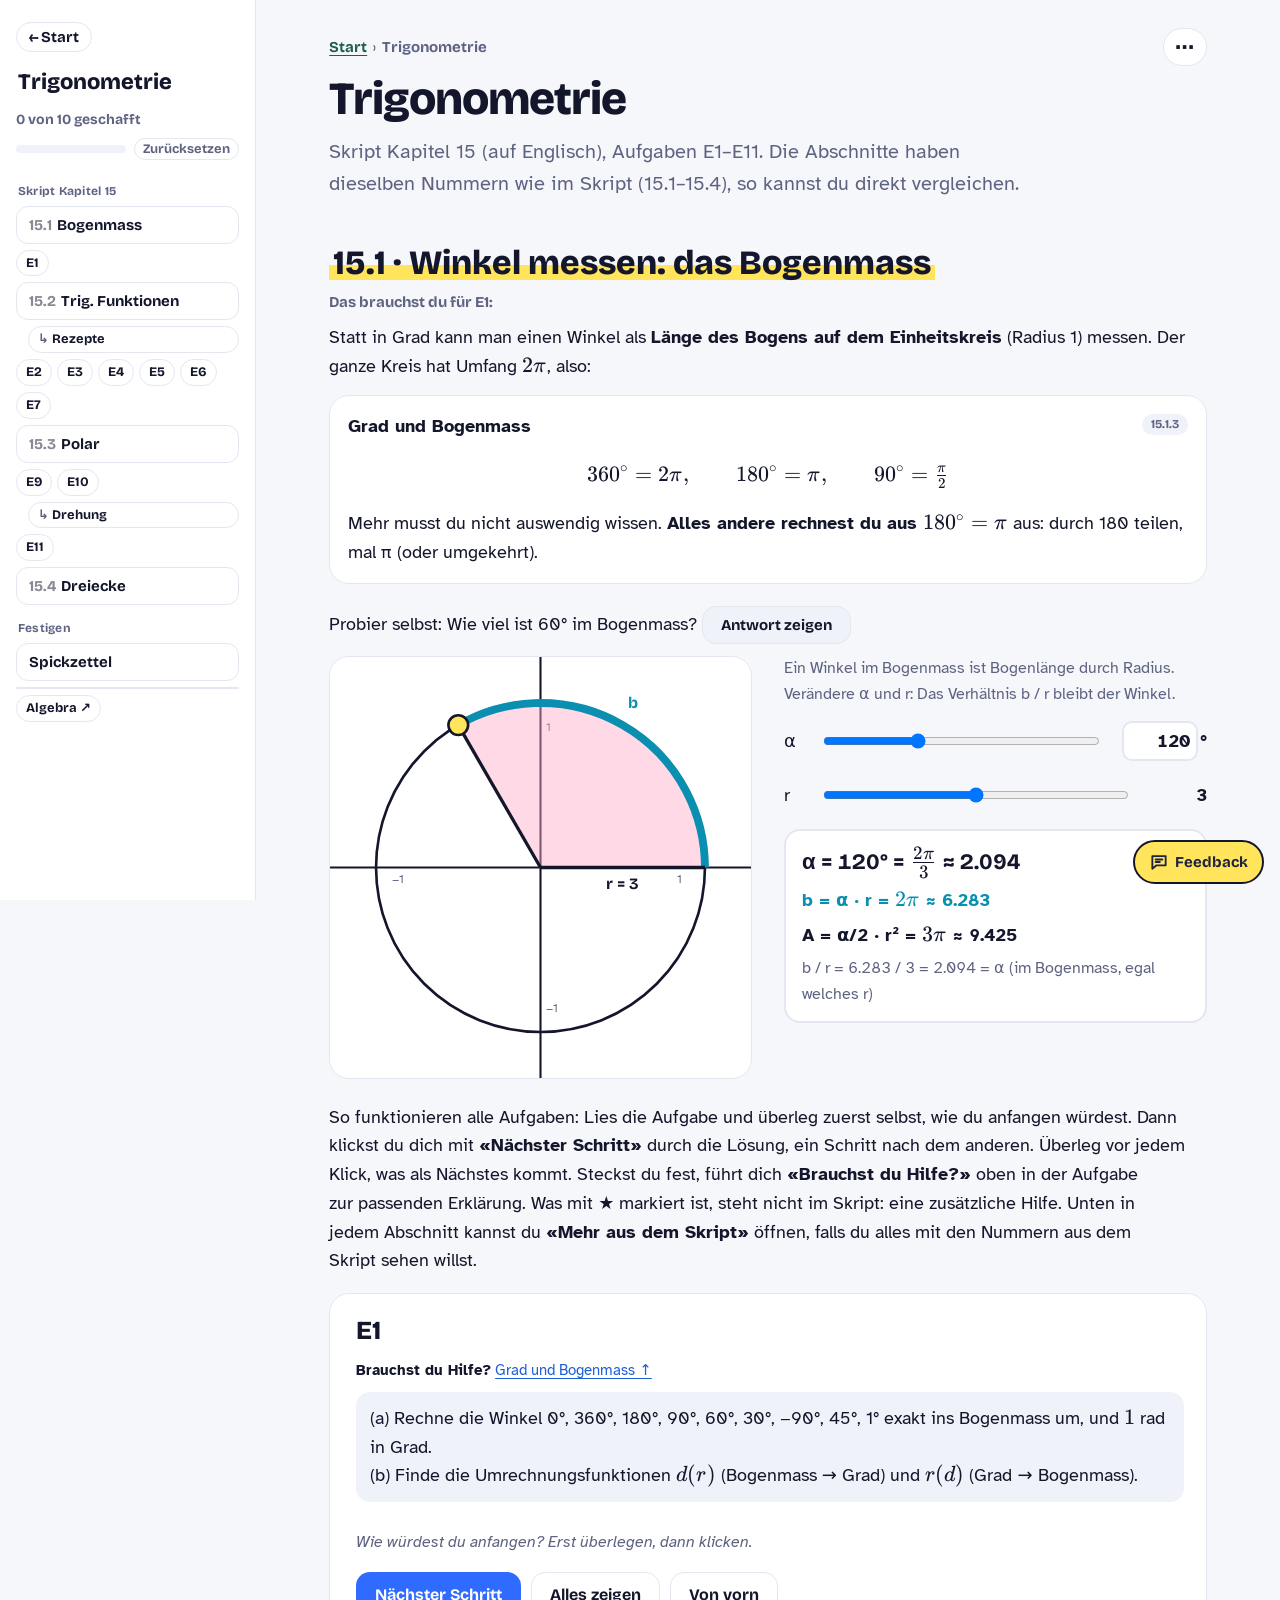
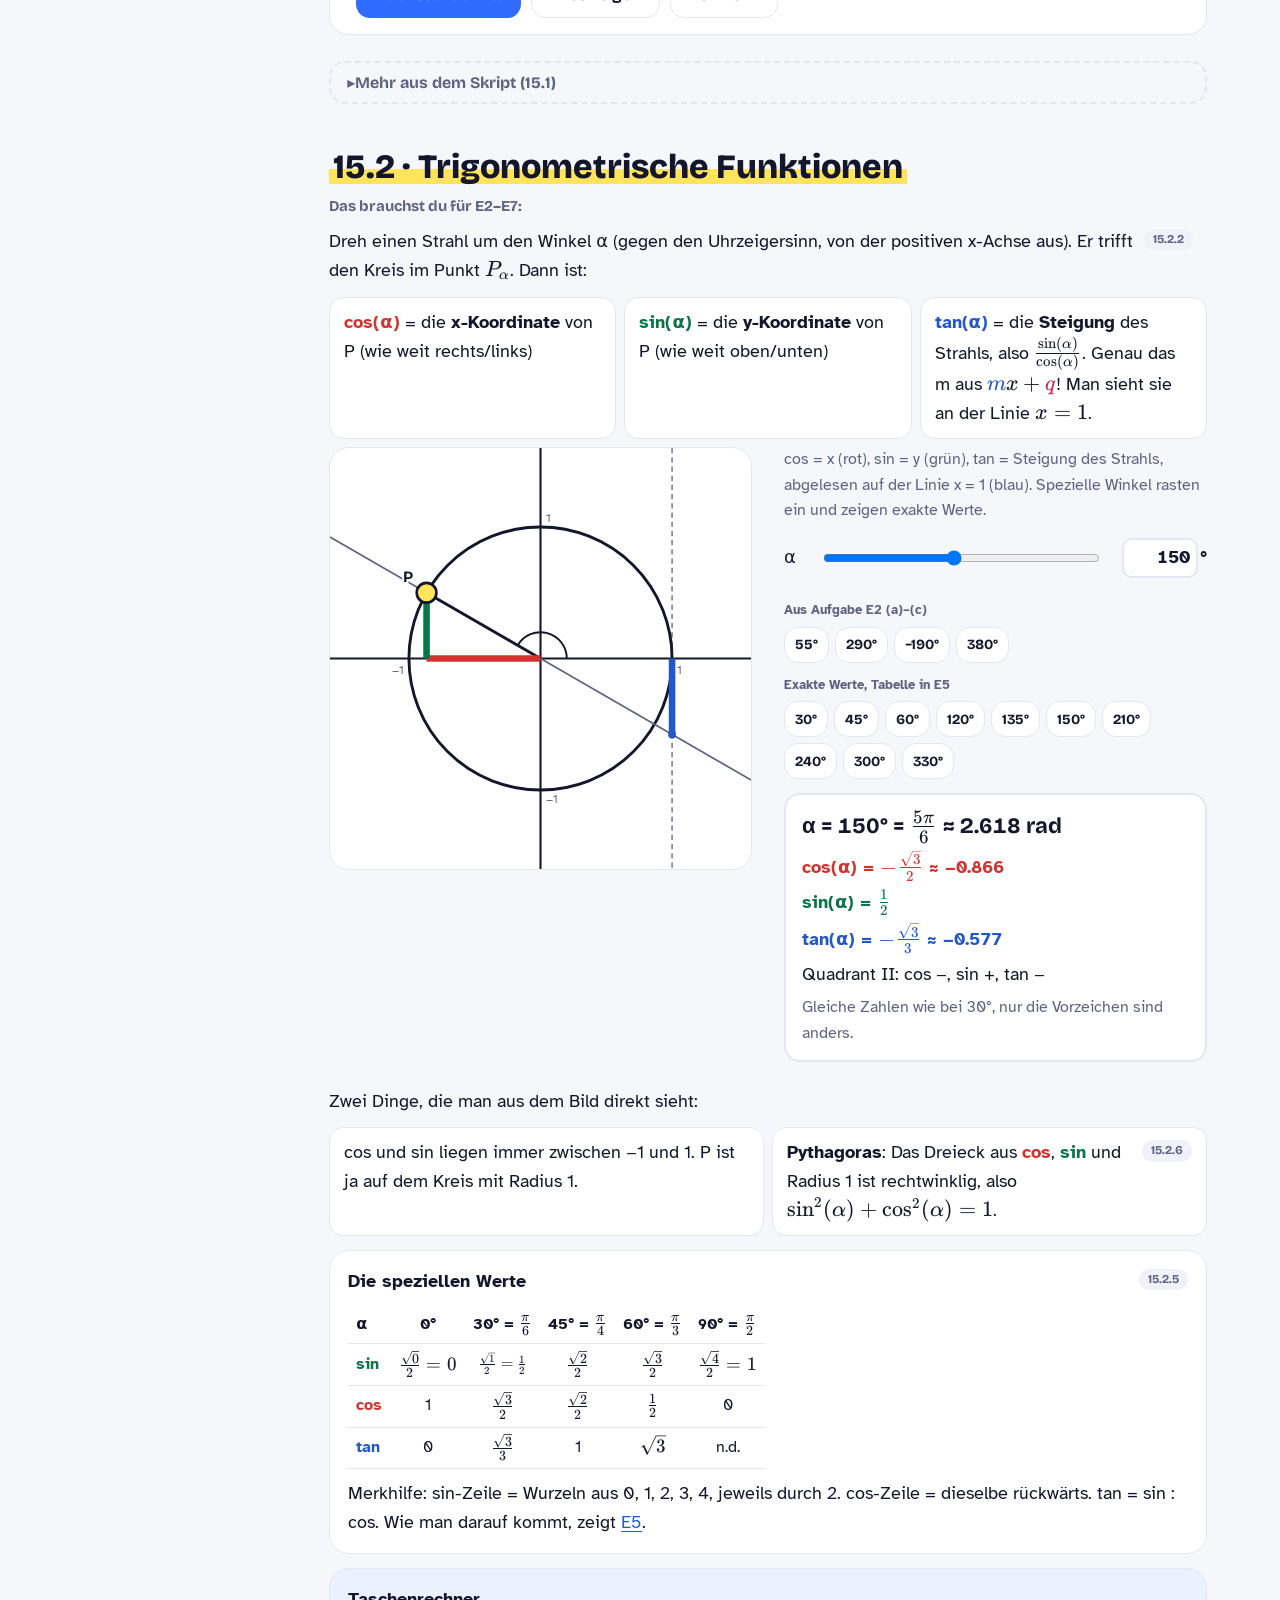
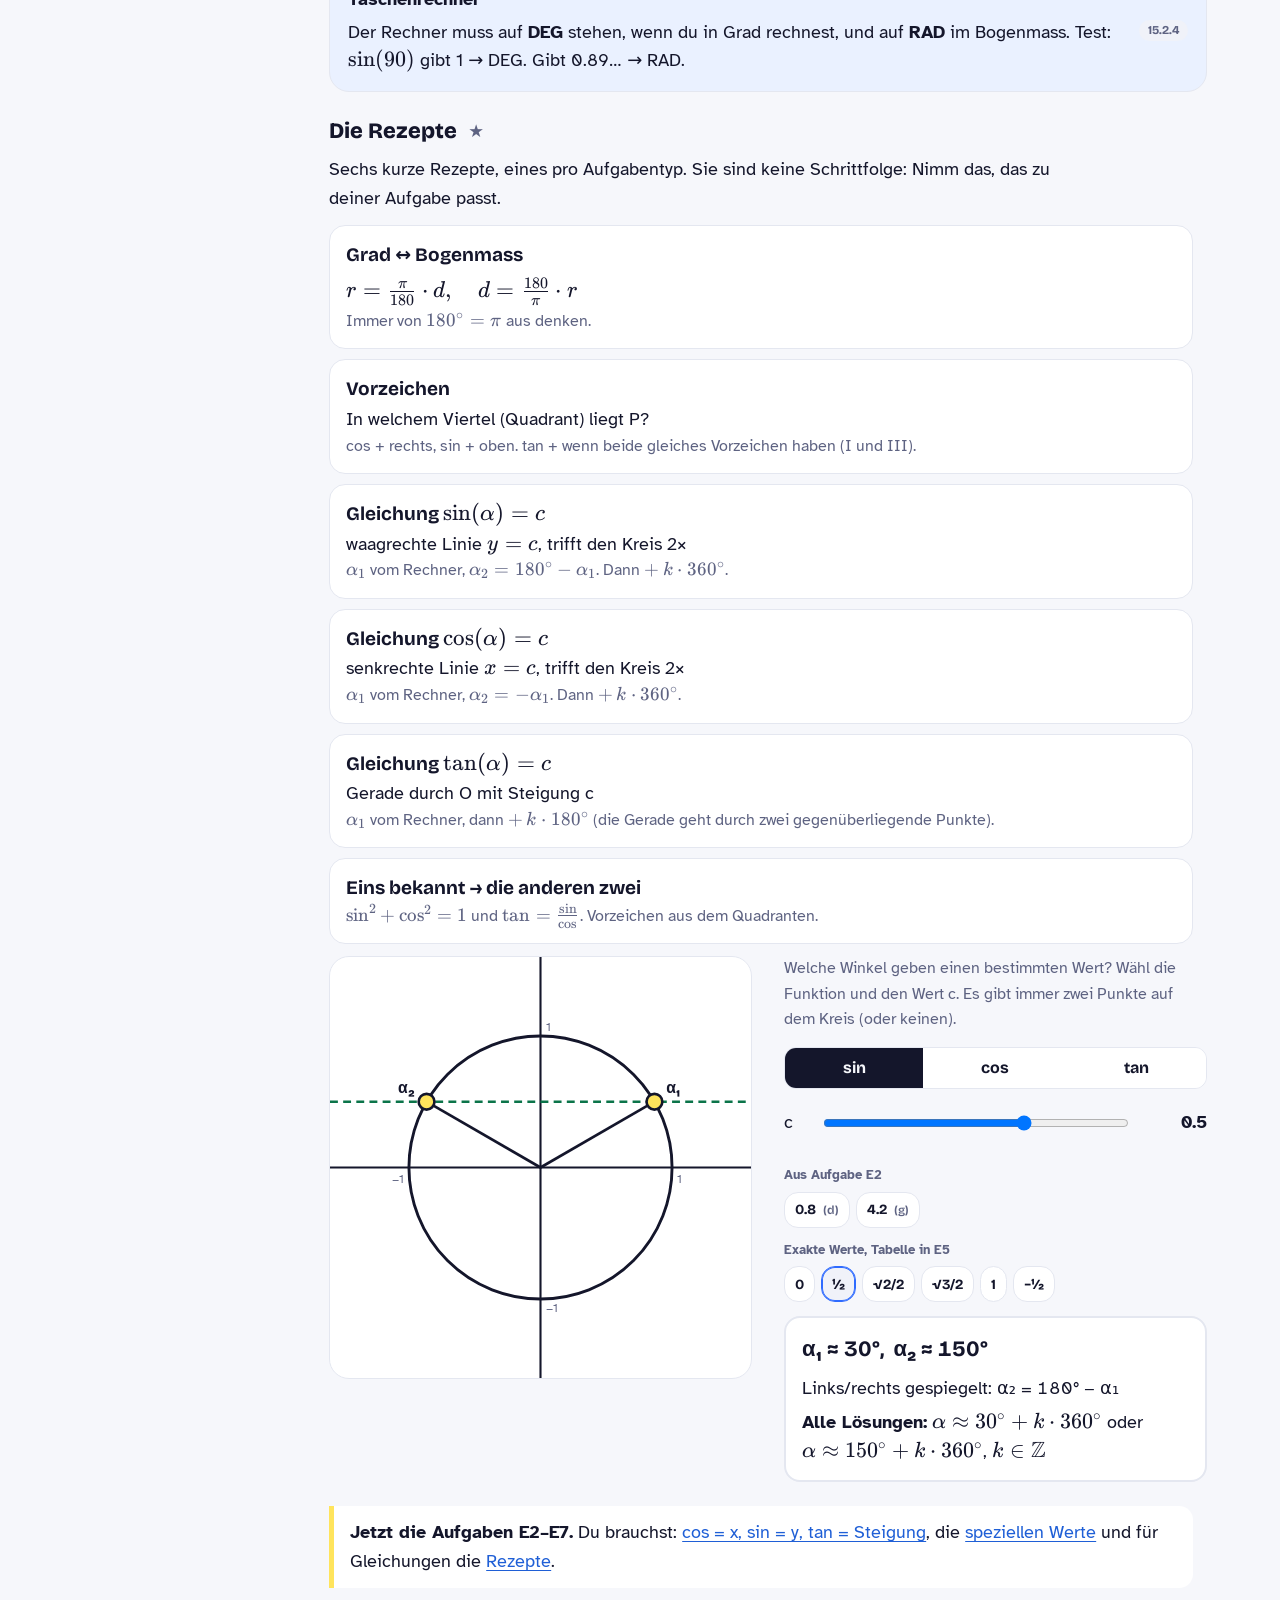
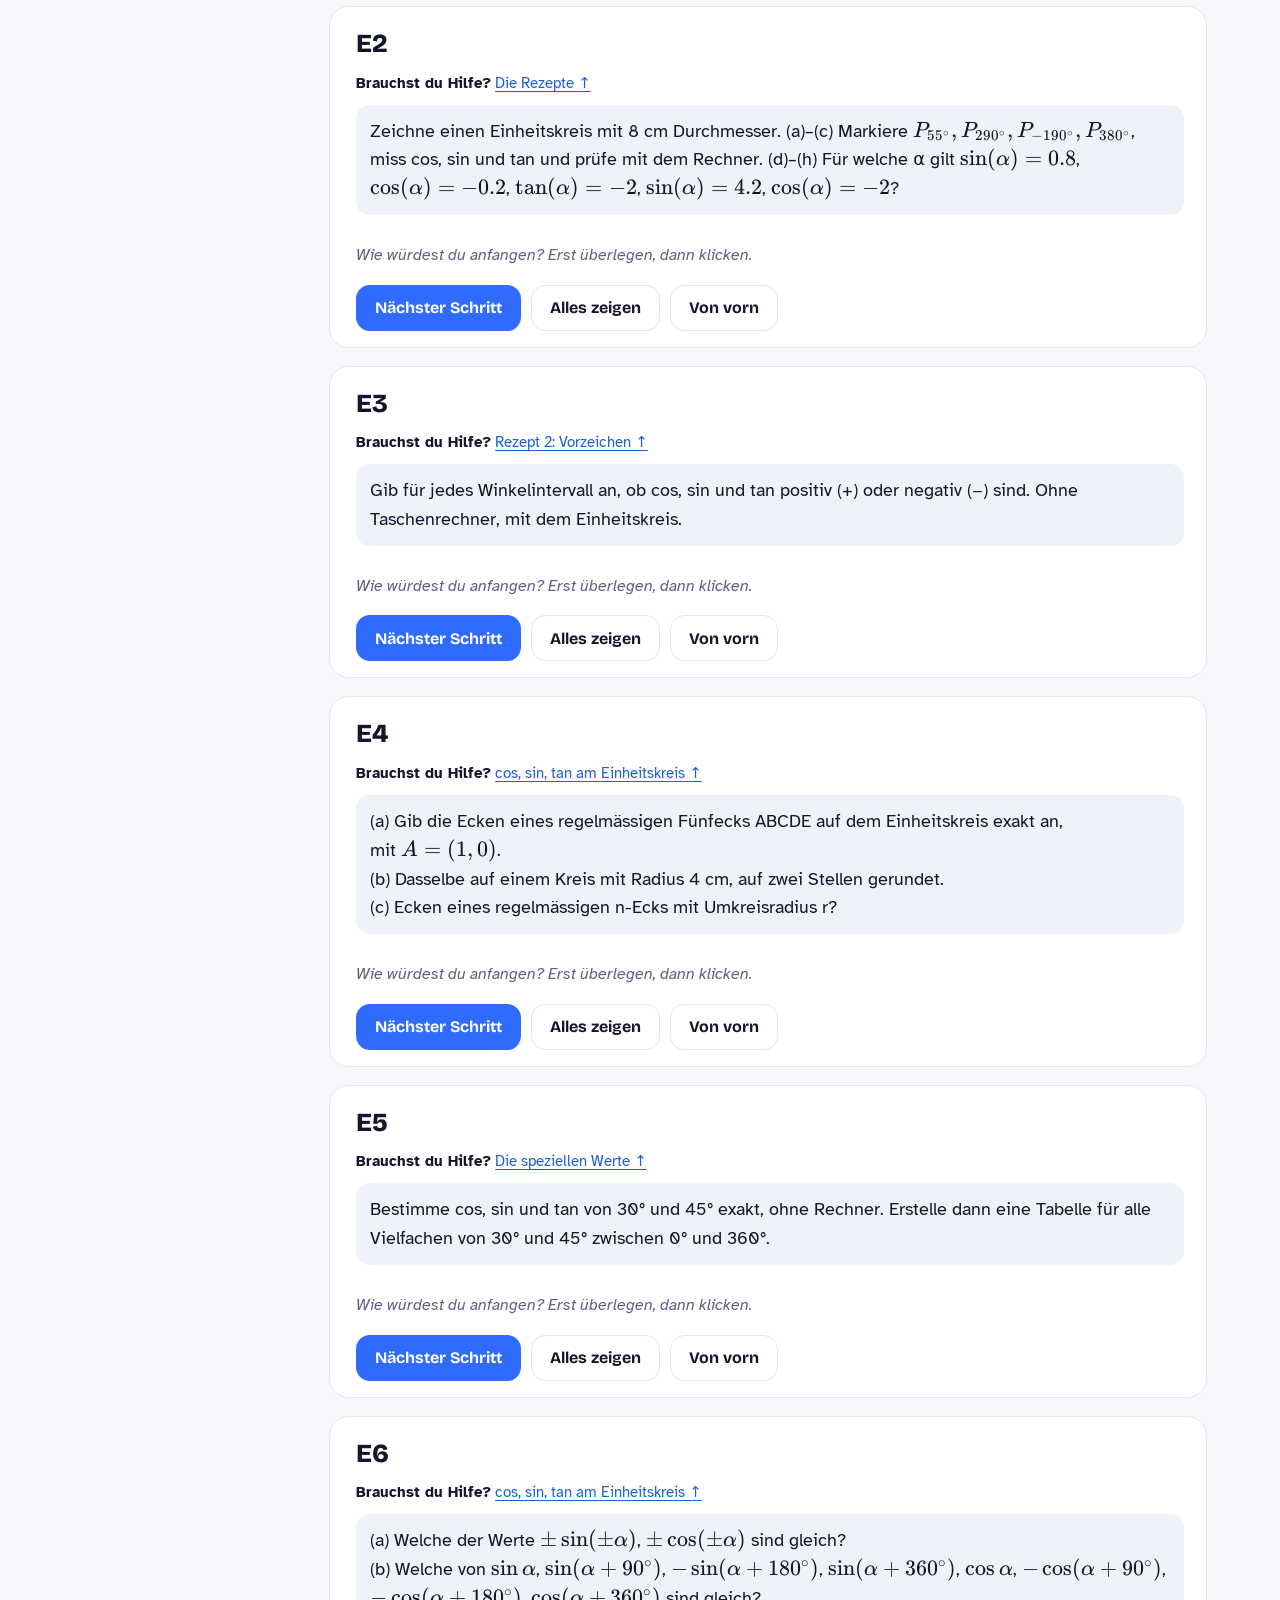
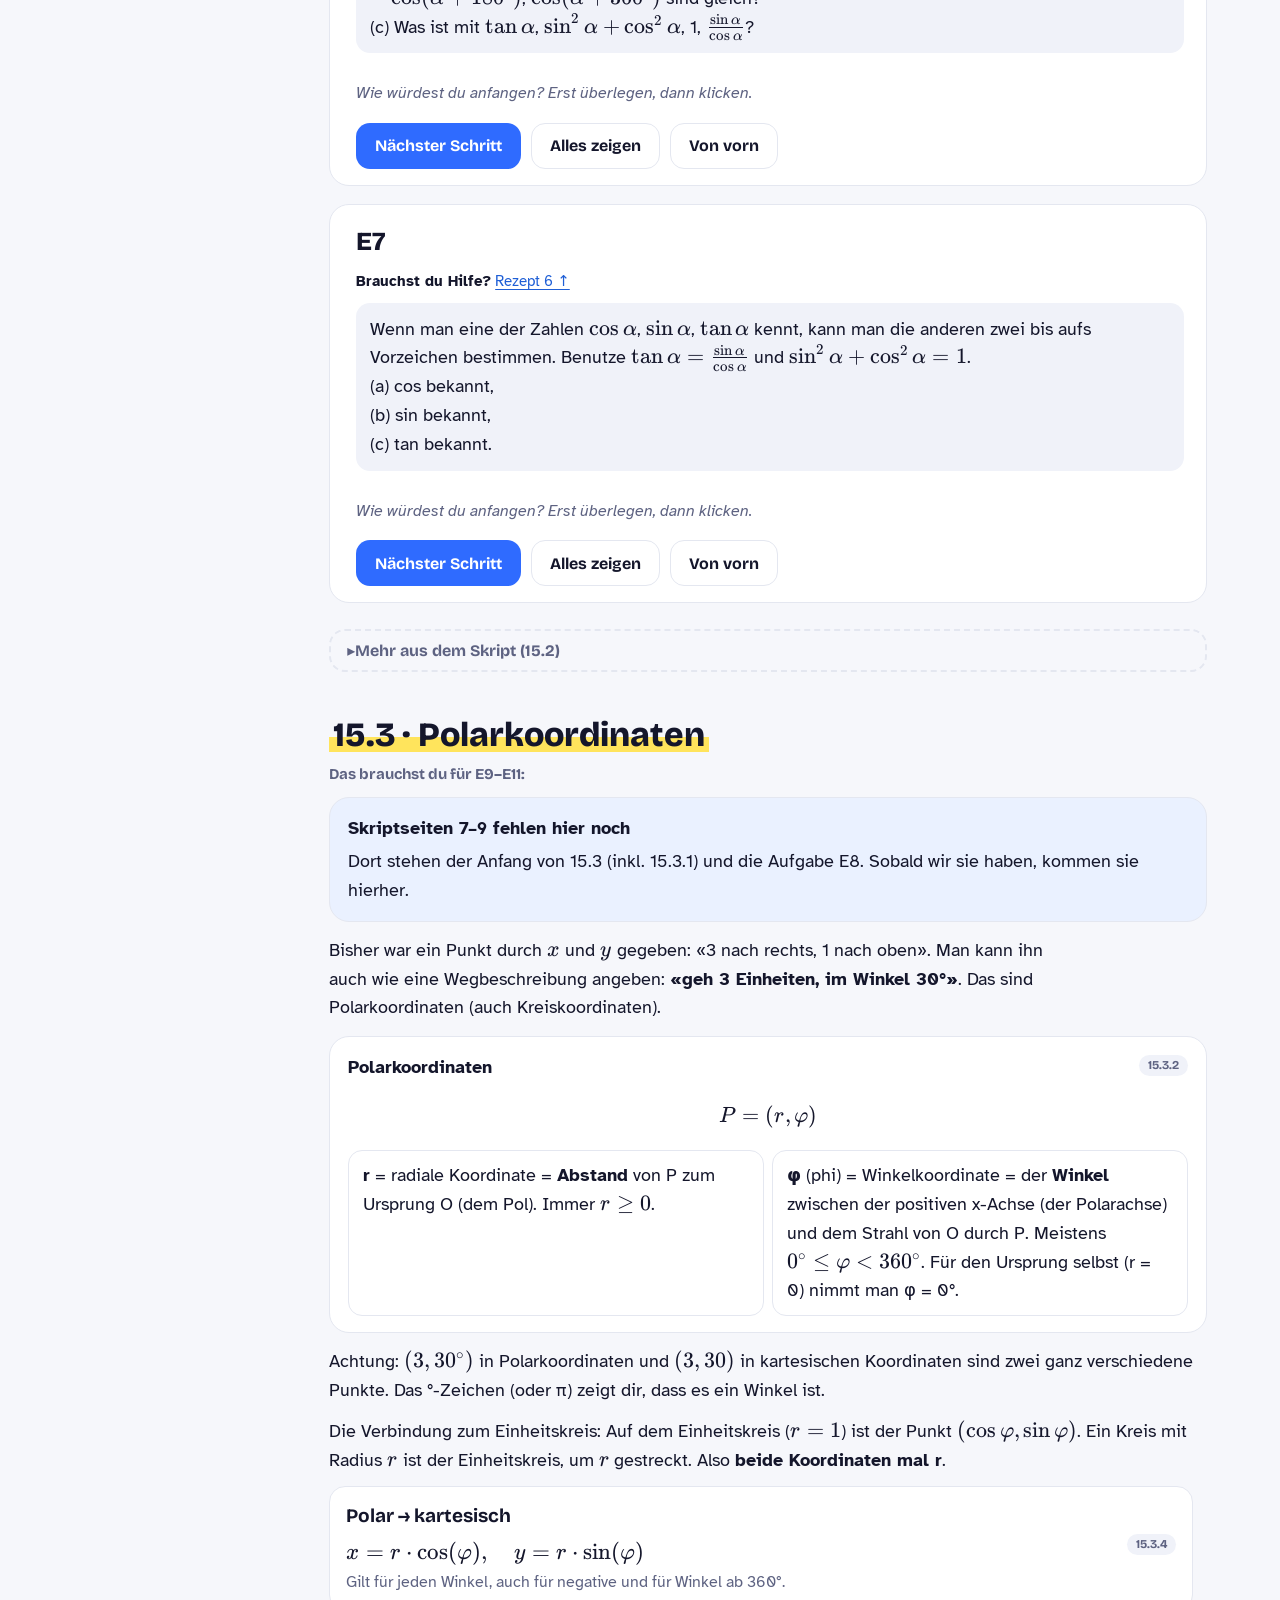
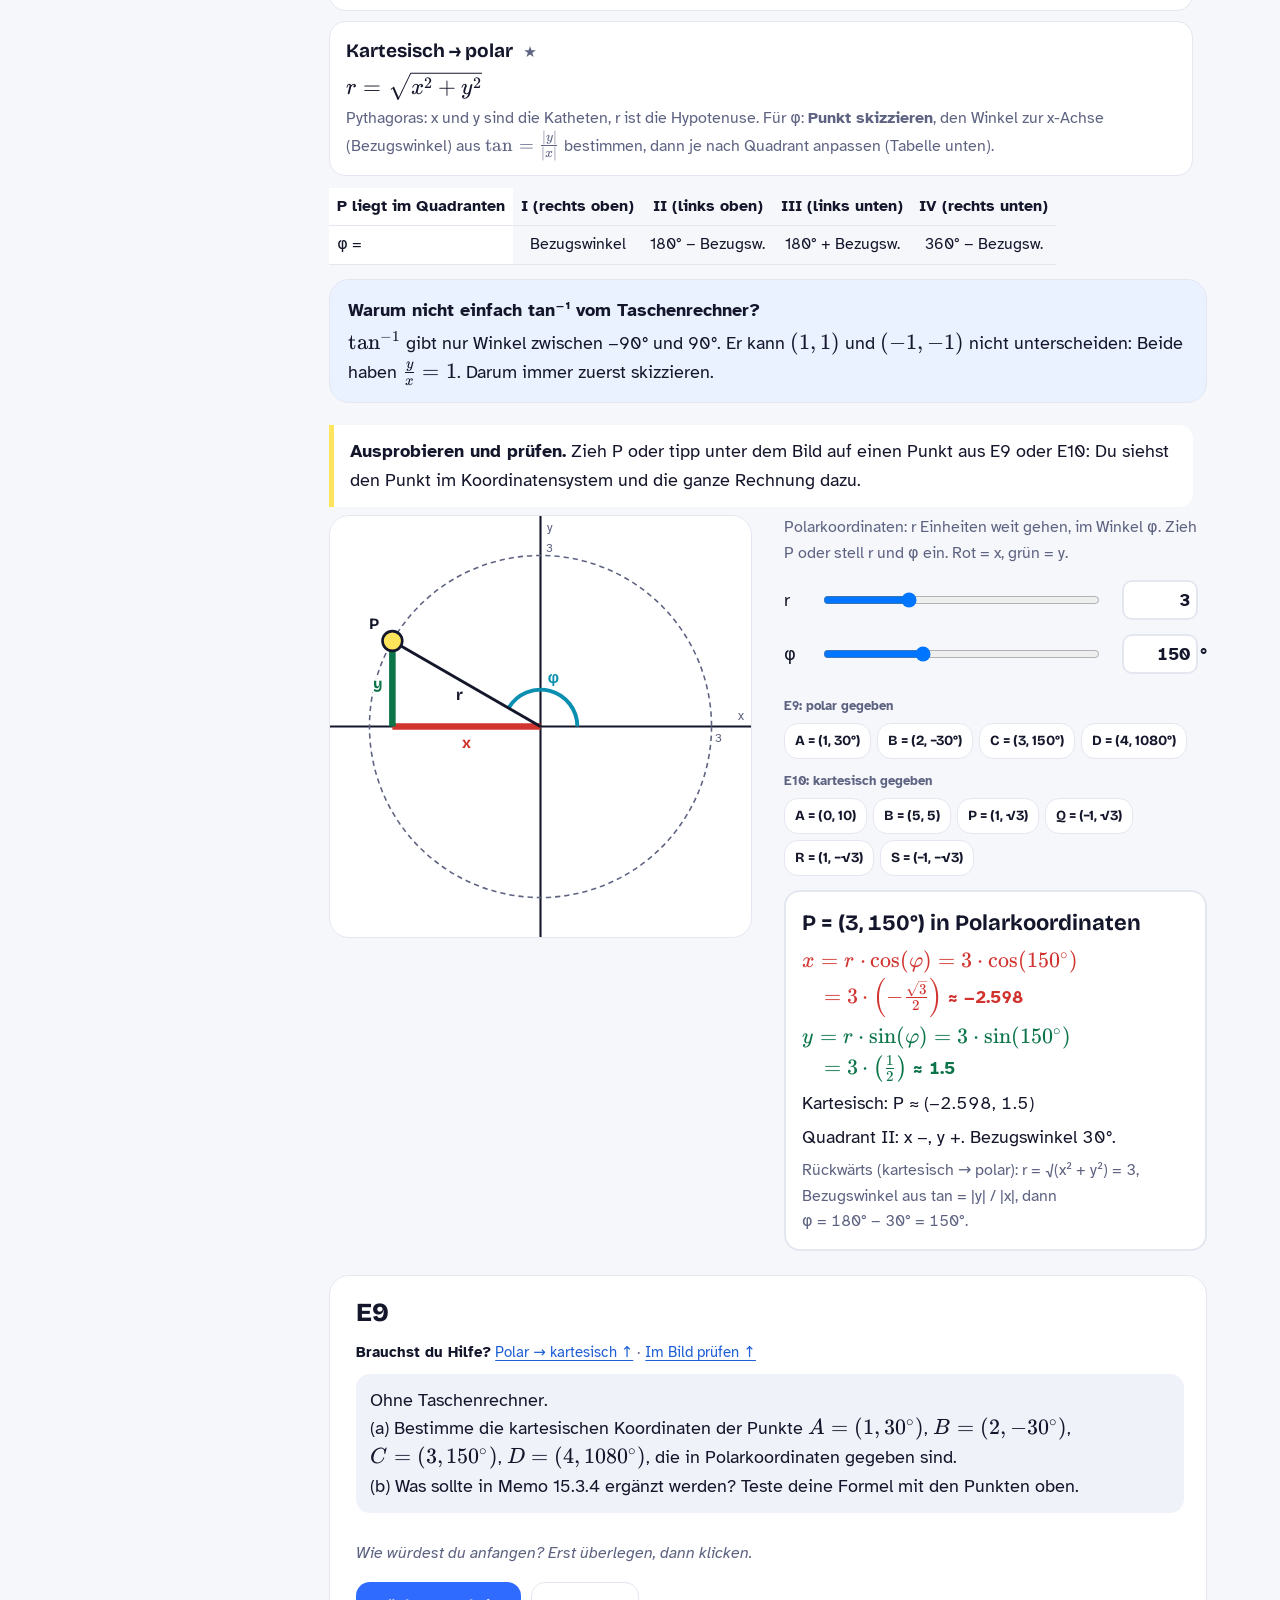
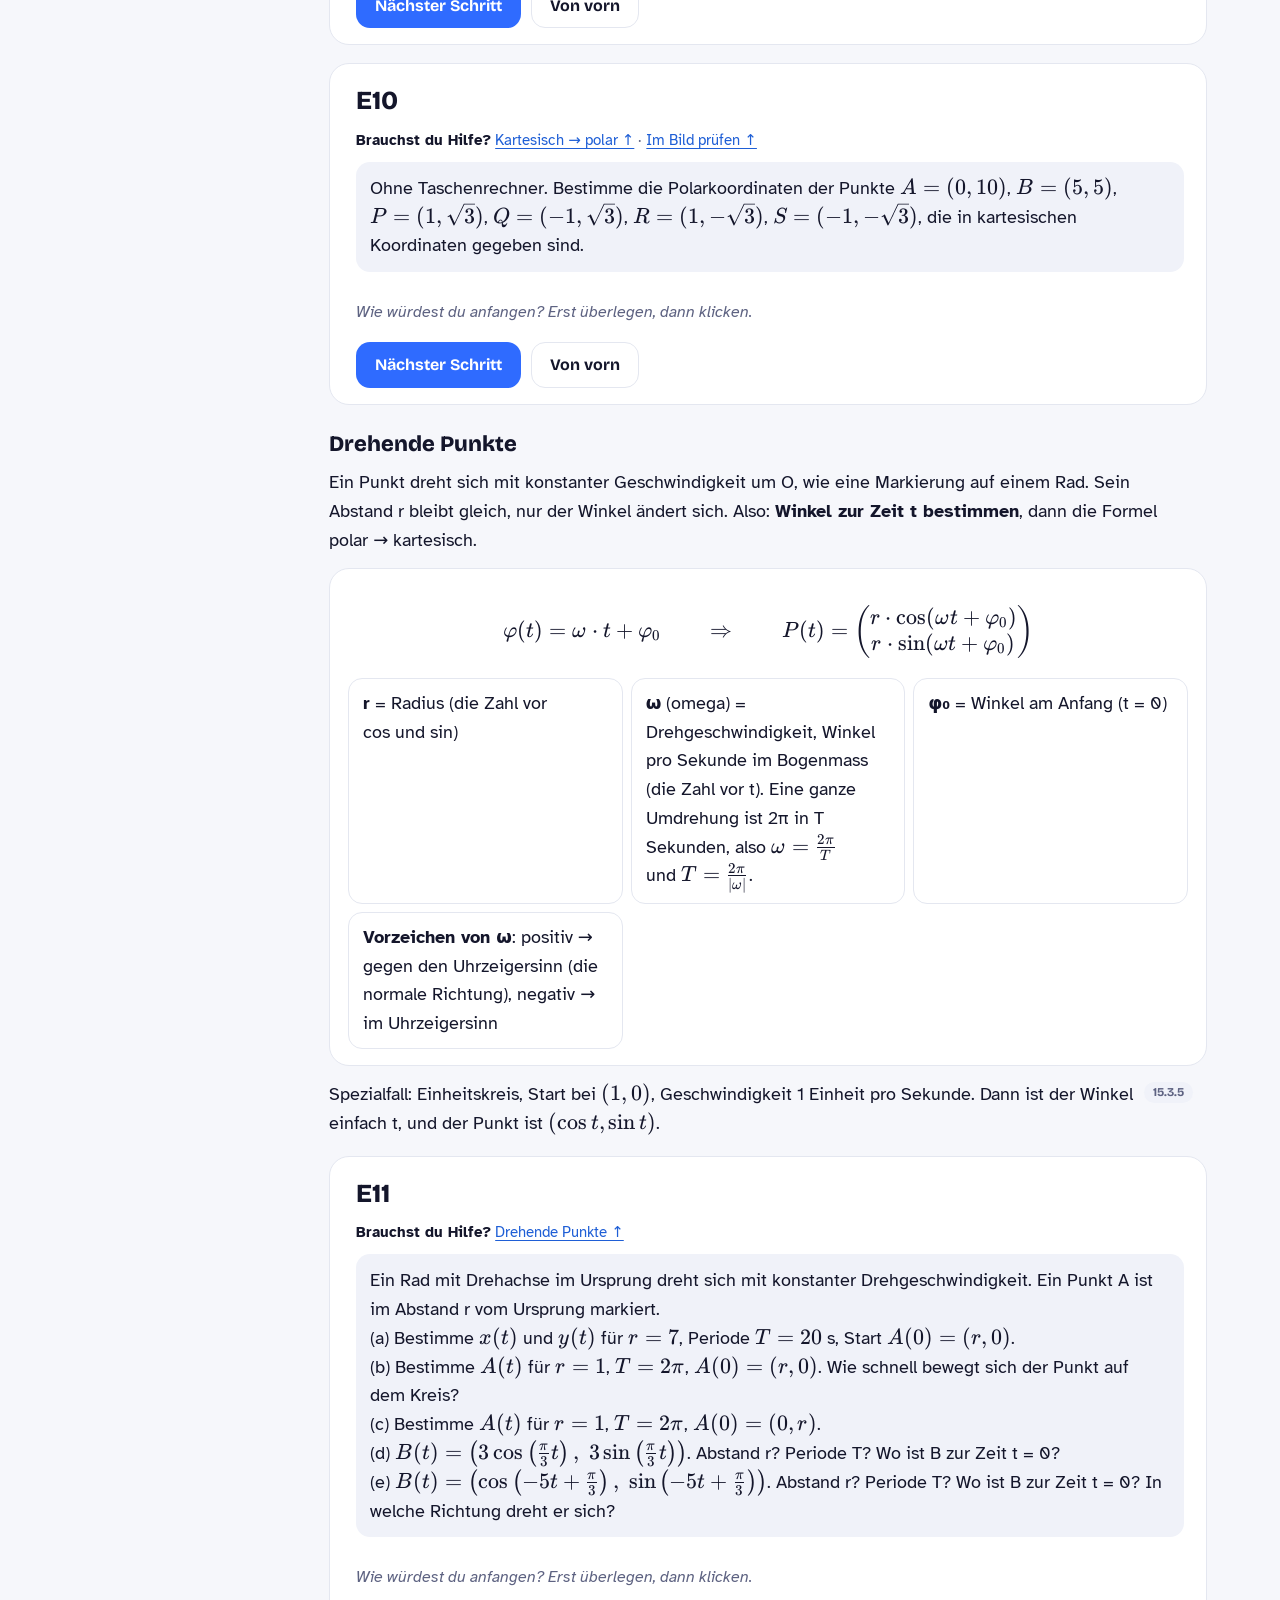
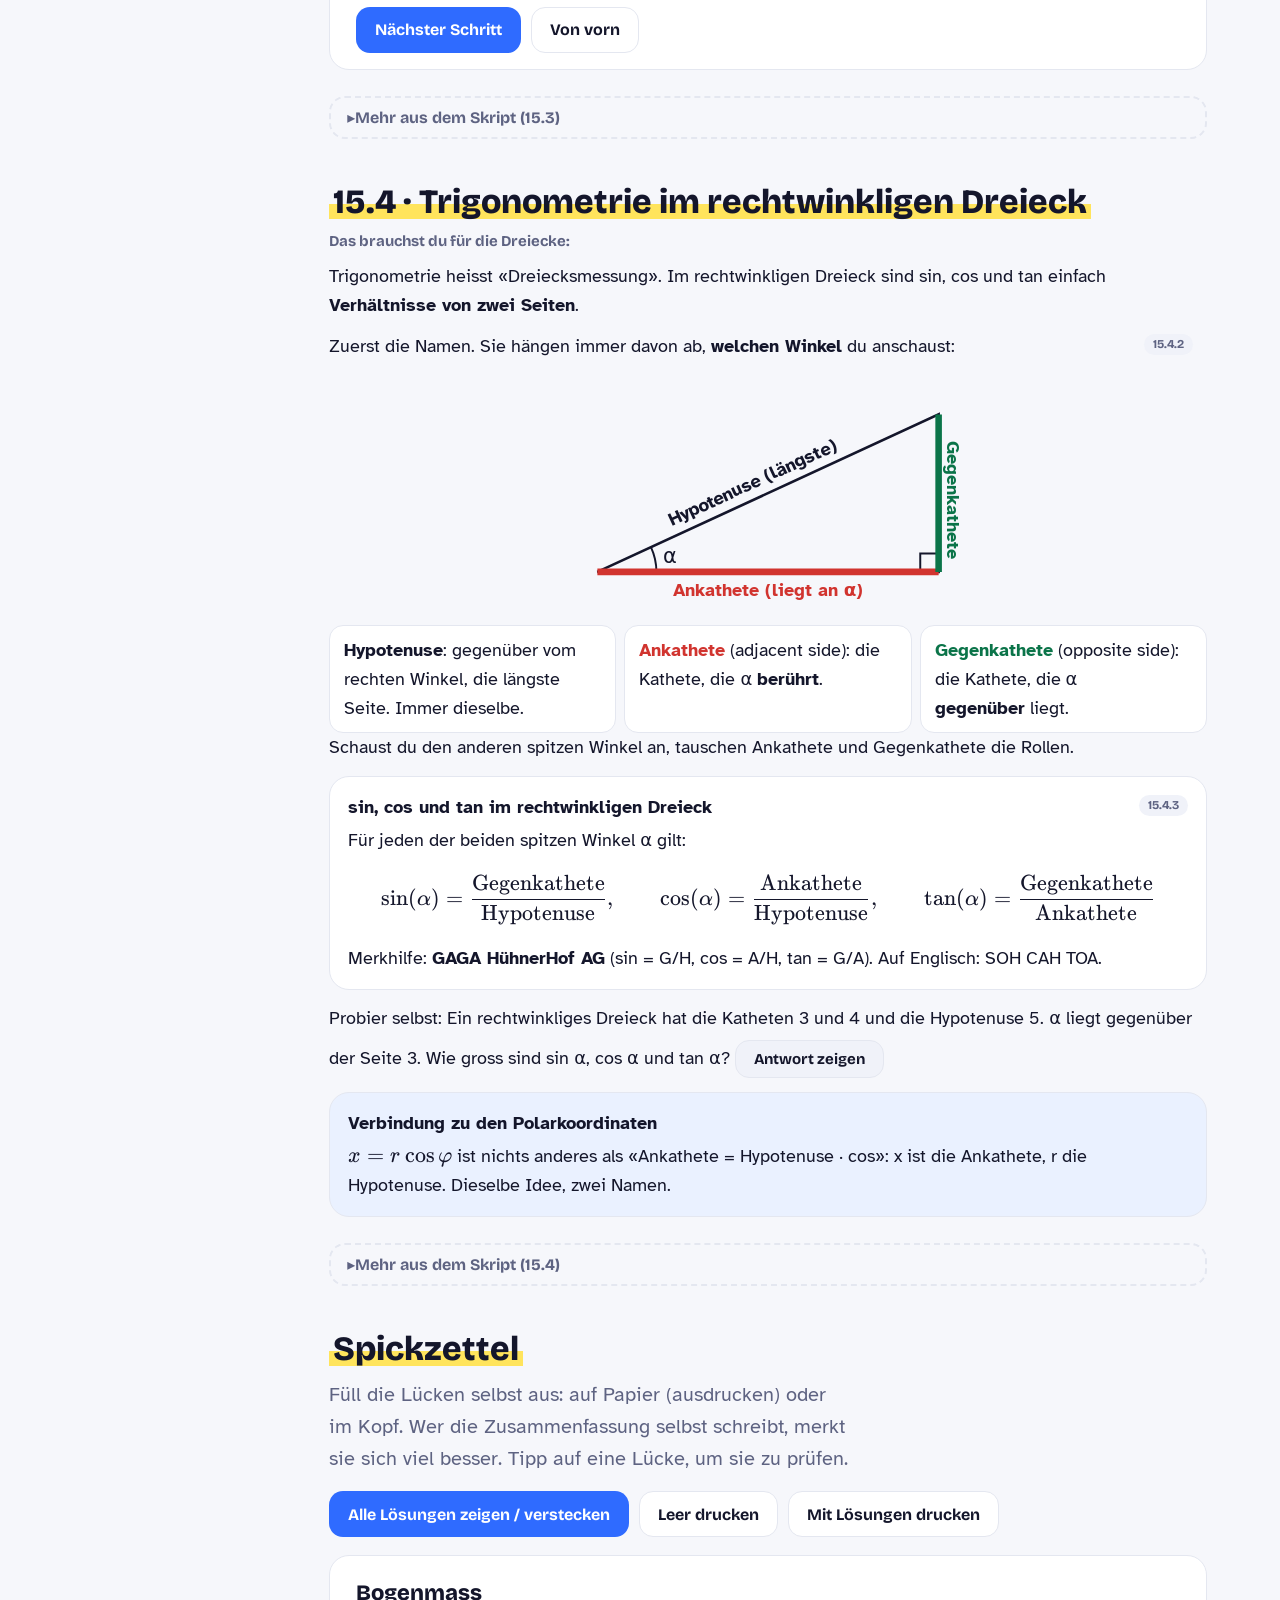
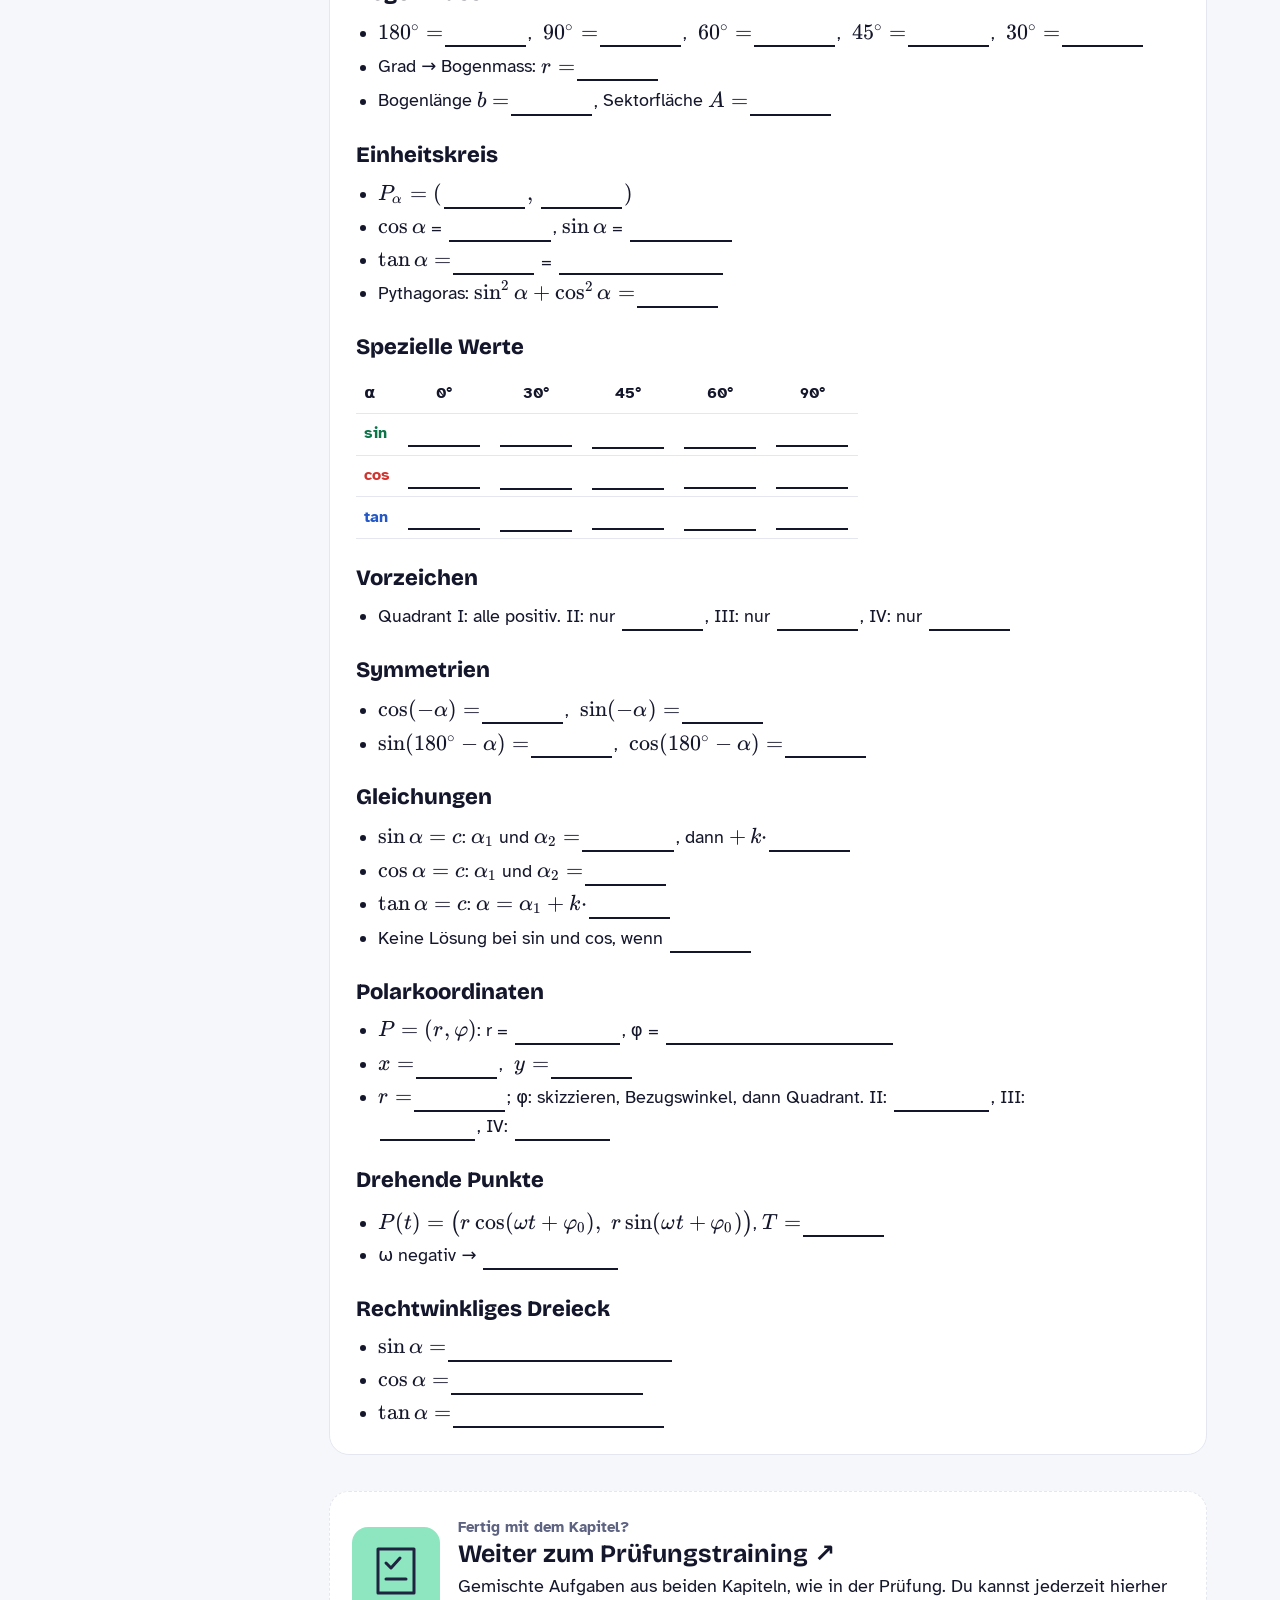
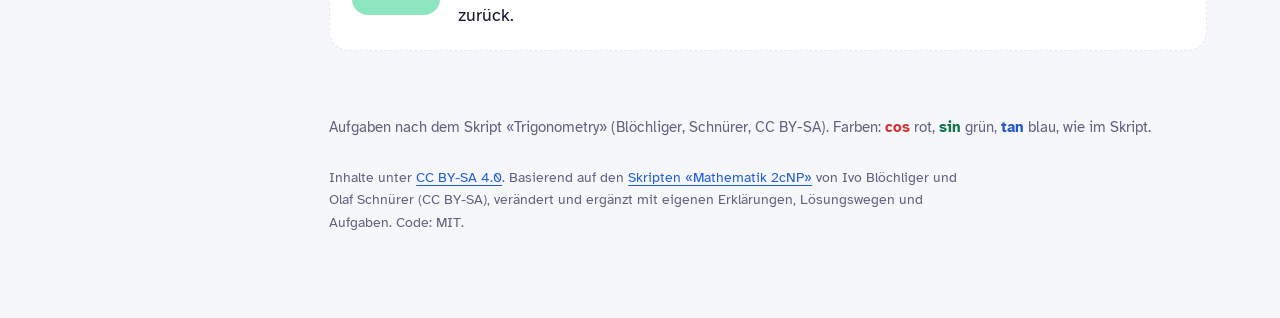
<file: trigonometrie/spickzettel.html>
<!DOCTYPE html>
<html lang="en" data-bilingual>
<head>
<meta charset="utf-8">
<script src="../assets/theme.js?v=70"></script>
<script src="../assets/sitenav.js?v=38"></script>
<meta name="viewport" content="width=device-width, initial-scale=1, viewport-fit=cover">
<title>Cheat sheet Trigonometry</title>
<link rel="icon" href="/favicon.svg" type="image/svg+xml"><link rel="apple-touch-icon" href="/apple-touch-icon.png"><link rel="manifest" href="/manifest.webmanifest"><meta name="apple-mobile-web-app-title" content="Mathe 2cNP"><meta name="apple-mobile-web-app-capable" content="yes"><meta name="mobile-web-app-capable" content="yes"><meta name="apple-mobile-web-app-status-bar-style" content="black-translucent"><meta name="theme-color" content="#fffdf8" media="(prefers-color-scheme: light)"><meta name="theme-color" content="#1f1a17" media="(prefers-color-scheme: dark)">
<link rel="preconnect" href="https://fonts.googleapis.com"><link rel="preconnect" href="https://fonts.gstatic.com" crossorigin>
<link rel="stylesheet" href="https://fonts.googleapis.com/css2?family=Atkinson+Hyperlegible:ital,wght@0,400;0,700;1,400&family=Bricolage+Grotesque:opsz,wght@12..96,600;12..96,700;12..96,800&display=swap">
<link rel="stylesheet" href="../assets/katex/katex.min.css">
<script defer src="../assets/katex/katex.min.js"></script>
<script defer src="../assets/katex/contrib/auto-render.min.js"></script>
<script defer src="../assets/steps.js?v=75"></script>
<link rel="stylesheet" href="../assets/style.css?v=80">
<link rel="stylesheet" href="../assets/clean.css?v=3">
</head>
<body>
<main class="wrap">
<nav class="langsw" aria-label="Sprache / language"><button type="button" data-setlang="de">DE</button><button type="button" data-setlang="en">EN</button></nav>
<p class="crumb"><a href="de.html" data-l="de">← Trigonometrie</a><a href="./" data-l="en">← Trigonometry</a></p>
<h1><span data-l="de">Lücken-Spickzettel: Trigonometrie</span><span data-l="en">Fill-in cheat sheet: Trigonometry</span></h1>
<p class="lead"><span data-l="de">Füll die Lücken selbst aus: auf Papier (ausdrucken) oder im Kopf. Wer die Zusammenfassung selbst schreibt, merkt sie sich viel besser. Tipp auf eine Lücke, um sie zu prüfen.</span><span data-l="en">Fill in the gaps yourself: on paper (print it) or in your head. Writing the summary yourself makes it stick much better. Tap a gap to check it.</span></p>
<div class="ctrl noprint" style="margin-bottom:18px">
  <button type="button" class="primary" data-gaps><span data-l="de">Alle Lösungen zeigen / verstecken</span><span data-l="en">Show / hide all answers</span></button>
  <button type="button" onclick="window.print()"><span data-l="de">Leer drucken</span><span data-l="en">Print blank</span></button>
  <button type="button" onclick="document.body.classList.add('print-answers');window.print();document.body.classList.remove('print-answers')"><span data-l="de">Mit Lösungen drucken</span><span data-l="en">Print with answers</span></button>
</div>
<div class="sheet">
<h3><span data-l="de">Bogenmass</span><span data-l="en">Radians</span></h3>
<ul>
<li>\(180^\circ = \)<span class="gap"><span>\(\pi\)</span></span>, \(\ 90^\circ = \)<span class="gap"><span>\(\frac{\pi}{2}\)</span></span>, \(\ 60^\circ = \)<span class="gap"><span>\(\frac{\pi}{3}\)</span></span>, \(\ 45^\circ = \)<span class="gap"><span>\(\frac{\pi}{4}\)</span></span>, \(\ 30^\circ = \)<span class="gap"><span>\(\frac{\pi}{6}\)</span></span></li>
<li><span data-l="de">Grad → Bogenmass</span><span data-l="en">degrees → radians</span>: \(r = \)<span class="gap"><span>\(\frac{\pi}{180}\cdot d\)</span></span></li>
<li><span data-l="de">Bogenlänge</span><span data-l="en">Arc length</span> \(b = \)<span class="gap"><span>\(\alpha\cdot r\)</span></span>, <span data-l="de">Sektorfläche</span><span data-l="en">sector area</span> \(A = \)<span class="gap"><span>\(\frac{\alpha}{2}\,r^2\)</span></span></li>
</ul>
<h3><span data-l="de">Einheitskreis</span><span data-l="en">Unit circle</span></h3>
<ul>
<li>\(P_\alpha = (\)<span class="gap"><span>\(\cos\alpha\)</span></span>\(,\ \)<span class="gap"><span>\(\sin\alpha\)</span></span>\()\)</li>
<li>\(\cos\alpha\) = <span class="gap"><span><span data-l="de">x-Koordinate</span><span data-l="en">x-coordinate</span></span></span>, \(\sin\alpha\) = <span class="gap"><span><span data-l="de">y-Koordinate</span><span data-l="en">y-coordinate</span></span></span></li>
<li>\(\tan\alpha = \)<span class="gap"><span>\(\frac{\sin\alpha}{\cos\alpha}\)</span></span> = <span class="gap"><span><span data-l="de">Steigung des Strahls</span><span data-l="en">slope of the ray</span></span></span></li>
<li>Pythagoras: \(\sin^2\alpha + \cos^2\alpha = \)<span class="gap"><span>\(1\)</span></span></li>
</ul>
<h3><span data-l="de">Spezielle Werte</span><span data-l="en">Special values</span></h3>
<div class="tbl"><table>
<tr><th>α</th><th>0°</th><th>30°</th><th>45°</th><th>60°</th><th>90°</th></tr>
<tr><td class="ss">sin</td><td><span class="gap"><span>0</span></span></td><td><span class="gap"><span>\(\frac12\)</span></span></td><td><span class="gap"><span>\(\frac{\sqrt2}{2}\)</span></span></td><td><span class="gap"><span>\(\frac{\sqrt3}{2}\)</span></span></td><td><span class="gap"><span>1</span></span></td></tr>
<tr><td class="cc">cos</td><td><span class="gap"><span>1</span></span></td><td><span class="gap"><span>\(\frac{\sqrt3}{2}\)</span></span></td><td><span class="gap"><span>\(\frac{\sqrt2}{2}\)</span></span></td><td><span class="gap"><span>\(\frac12\)</span></span></td><td><span class="gap"><span>0</span></span></td></tr>
<tr><td class="tt">tan</td><td><span class="gap"><span>0</span></span></td><td><span class="gap"><span>\(\frac{\sqrt3}{3}\)</span></span></td><td><span class="gap"><span>1</span></span></td><td><span class="gap"><span>\(\sqrt3\)</span></span></td><td><span class="gap"><span><span data-l="de">n.d.</span><span data-l="en">n.d.</span></span></span></td></tr>
</table></div>
<h3><span data-l="de">Vorzeichen</span><span data-l="en">Signs</span></h3>
<ul>
<li><span data-l="de">Quadrant I: alle positiv. II: nur</span><span data-l="en">Quadrant I: all positive. II: only</span> <span class="gap"><span>sin</span></span>, III: <span data-l="de">nur</span><span data-l="en">only</span> <span class="gap"><span>tan</span></span>, IV: <span data-l="de">nur</span><span data-l="en">only</span> <span class="gap"><span>cos</span></span></li>
</ul>
<h3><span data-l="de">Symmetrien</span><span data-l="en">Symmetries</span></h3>
<ul>
<li>\(\cos(-\alpha) = \)<span class="gap"><span>\(\cos\alpha\)</span></span>, \(\ \sin(-\alpha) = \)<span class="gap"><span>\(-\sin\alpha\)</span></span></li>
<li>\(\sin(180^\circ - \alpha) = \)<span class="gap"><span>\(\sin\alpha\)</span></span>, \(\ \cos(180^\circ - \alpha) = \)<span class="gap"><span>\(-\cos\alpha\)</span></span></li>
</ul>
<h3><span data-l="de">Gleichungen</span><span data-l="en">Equations</span></h3>
<ul>
<li>\(\sin\alpha = c\): \(\alpha_1\) <span data-l="de">und</span><span data-l="en">and</span> \(\alpha_2 = \)<span class="gap"><span>\(180^\circ - \alpha_1\)</span></span>, <span data-l="de">dann</span><span data-l="en">then</span> \(+\,k\cdot\)<span class="gap"><span>\(360^\circ\)</span></span></li>
<li>\(\cos\alpha = c\): \(\alpha_1\) <span data-l="de">und</span><span data-l="en">and</span> \(\alpha_2 = \)<span class="gap"><span>\(-\alpha_1\)</span></span></li>
<li>\(\tan\alpha = c\): \(\alpha = \alpha_1 + k\cdot\)<span class="gap"><span>\(180^\circ\)</span></span></li>
<li><span data-l="de">Keine Lösung bei sin und cos, wenn</span><span data-l="en">No solution for sin and cos if</span> <span class="gap"><span>\(|c| \gt 1\)</span></span></li>
</ul>
<h3><span data-l="de">Polarkoordinaten</span><span data-l="en">Polar coordinates</span></h3>
<ul>
<li>\(P = (r, \varphi)\): r = <span class="gap"><span><span data-l="de">Abstand zu O</span><span data-l="en">distance from O</span></span></span>, φ = <span class="gap"><span><span data-l="de">Winkel zur positiven x-Achse</span><span data-l="en">angle to the positive x-axis</span></span></span></li>
<li>\(x = \)<span class="gap"><span>\(r\cos\varphi\)</span></span>, \(\ y = \)<span class="gap"><span>\(r\sin\varphi\)</span></span></li>
<li>\(r = \)<span class="gap"><span>\(\sqrt{x^2 + y^2}\)</span></span>; φ: <span data-l="de">skizzieren, Bezugswinkel, dann Quadrant</span><span data-l="en">sketch, reference angle, then quadrant</span>. II: <span class="gap"><span>\(180^\circ - \text{ref}\)</span></span>, III: <span class="gap"><span>\(180^\circ + \text{ref}\)</span></span>, IV: <span class="gap"><span>\(360^\circ - \text{ref}\)</span></span></li>
</ul>
<h3><span data-l="de">Drehende Punkte</span><span data-l="en">Rotating points</span></h3>
<ul>
<li>\(P(t) = \big(r\cos(\omega t + \varphi_0),\ r\sin(\omega t + \varphi_0)\big)\), \(T = \)<span class="gap"><span>\(\frac{2\pi}{|\omega|}\)</span></span></li>
<li><span data-l="de">ω negativ →</span><span data-l="en">ω negative →</span> <span class="gap"><span><span data-l="de">im Uhrzeigersinn</span><span data-l="en">clockwise</span></span></span></li>
</ul>
<h3><span data-l="de">Rechtwinkliges Dreieck</span><span data-l="en">Right triangle</span></h3>
<ul>
<li>\(\sin\alpha = \)<span class="gap"><span><span data-l="de">Gegenkathete / Hypotenuse</span><span data-l="en">opposite / hypotenuse</span></span></span></li>
<li>\(\cos\alpha = \)<span class="gap"><span><span data-l="de">Ankathete / Hypotenuse</span><span data-l="en">adjacent / hypotenuse</span></span></span></li>
<li>\(\tan\alpha = \)<span class="gap"><span><span data-l="de">Gegenkathete / Ankathete</span><span data-l="en">opposite / adjacent</span></span></span></li>
</ul>
</div>
<p class="lic" style="margin-top:28px;color:var(--mute);font-size:14px;max-width:70ch"><span data-l="de">Inhalte unter <a href="https://creativecommons.org/licenses/by-sa/4.0/deed.de">CC BY-SA 4.0</a>. Basierend auf den <a href="https://fginfo.ksbg.ch/dokuwiki/doku.php?id=lehrkraefte:snr:klasse-ib-2025">Skripten «Mathematik 2cNP»</a> von Ivo Blöchliger und Olaf Schnürer (CC BY-SA), verändert und ergänzt mit eigenen Erklärungen, Lösungswegen und Aufgaben. Code: MIT.</span><span data-l="en">Content licensed under <a href="https://creativecommons.org/licenses/by-sa/4.0/">CC BY-SA 4.0</a>. Based on the <a href="https://fginfo.ksbg.ch/dokuwiki/doku.php?id=lehrkraefte:snr:klasse-ib-2025">“Mathematik 2cNP” scripts</a> by Ivo Blöchliger and Olaf Schnürer (CC BY-SA), changed and extended with own explanations, solutions and exercises. Code: MIT.</span></p>
</main>
</body>
</html>
</file>
<file: assets/style.css>
/* Nachhilfe NE — "Heft mit Leuchtstift": squared exercise-book paper, ink, highlighters.
   Semantic colours stay fixed everywhere: m blue, q pink-red, cos mint-green, sin orange, tan = m blue. */
html{touch-action:manipulation}
:root{color-scheme:light dark;
--bg:light-dark(#fffdf8,#1f1a17);--paper-grid:light-dark(#e3ecf8,#2e2723);
--ink:light-dark(#1f2340,#f6efe4);--mute:light-dark(#5a5f80,#c2b5a5);
--line:light-dark(#e2e4ee,#3d332c);--card:light-dark(#ffffff,#2a221d);--soft:light-dark(#f4f2ff,#31281f);
--margin:light-dark(#f2a7b6,#8a4a4f);
--yellow:light-dark(#ffe45c,#e8c728);--mint:light-dark(#8ee6c0,#2fae7d);--sky:light-dark(#9fd0ff,#3d82d6);--pink:light-dark(#ffadc8,#e36d96);
--m:light-dark(#2458c8,#7aa8ff);--q:light-dark(#c92a55,#ff7aa0);--ok:light-dark(#0b7449,#5be0a6);
--cos:light-dark(#d1342f,#ff7a70);--sin:light-dark(#0b7449,#5be0a6);--ang:light-dark(#0a8fb0,#5ed3f0);
--hi:light-dark(#fff3a8,#4d3f1a);--mark:light-dark(#ffe45c,#7a5c0c);--tip:light-dark(#e9f4ff,#2b3036);
--shadow:light-dark(#1f2340,#000);
--peach:light-dark(#ffcdb5,#e58a5f);--lilac:light-dark(#cfc8ff,#8c7fe6);--rose:light-dark(#e2567a,#ff7aa0);--link:light-dark(#1e5e4f,#7ed9b4)}
:root[data-theme=light]{color-scheme:light}:root[data-theme=dark]{color-scheme:dark}
*{box-sizing:border-box;min-width:0}
[hidden]{display:none!important}
html{scroll-padding-top:var(--navh,150px)}
body{margin:0;color:var(--ink);font:18px/1.6 "Atkinson Hyperlegible",system-ui,sans-serif;overflow-x:clip;
  background-color:var(--bg);
  background-image:linear-gradient(var(--paper-grid) 1px,transparent 1px),linear-gradient(90deg,var(--paper-grid) 1px,transparent 1px);
  background-size:24px 24px}
a{color:var(--link);text-underline-offset:3px}
.wrap{max-width:880px;margin:0 auto;padding:clamp(20px,4vw,48px) max(4vw,16px) 96px;position:relative}
h1,h2,h3,h4,.card b,.recipe b,.nav a,button,.mode,.stamp,.progress{font-family:"Bricolage Grotesque",system-ui,sans-serif}
h1{font-size:clamp(34px,6vw,58px);line-height:1;margin:0 0 14px;font-weight:800;letter-spacing:-.02em;text-wrap:balance}
h2{font-size:clamp(26px,3.6vw,34px);line-height:1.1;margin:64px 0 14px;font-weight:800;text-wrap:balance}
/* the highlighter swipe behind section headings (span added by steps.js) */
h2 .hl{background:linear-gradient(transparent 55%,var(--mark) 55%,var(--mark) 92%,transparent 92%);box-decoration-break:clone;-webkit-box-decoration-break:clone;padding:0 4px}
h3{font-size:22px;margin:28px 0 8px;font-weight:800}
h4{font-size:18px;margin:0;font-weight:700}
p{margin:0 0 12px;max-width:66ch}
.lead{color:var(--mute);font-size:20px;max-width:56ch}
.crumb{margin:0 0 18px;font-size:16px}
.mm{color:var(--m);font-weight:700}.qq{color:var(--q);font-weight:700}
.cc{color:var(--cos);font-weight:700}.ss{color:var(--sin);font-weight:700}.tt{color:var(--m);font-weight:700}

/* top controls: colour mode + language */
.topbar{display:flex;justify-content:space-between;align-items:center;gap:10px;margin:0 0 22px;flex-wrap:wrap}
.topbar .crumb{margin:0}
.topctl{display:flex;gap:8px;margin-left:auto}
.langsw{display:flex;border:2px solid var(--ink);border-radius:12px;overflow:hidden;background:var(--card)}
.langsw a{padding:6px 11px;font:700 14px "Bricolage Grotesque",system-ui,sans-serif;text-decoration:none;color:var(--ink)}
.langsw a[aria-current]{background:var(--ink);color:var(--bg)}
@media(max-width:520px){.langsw a,.langsw button{padding:5px 8px;font-size:13px}.topbar{margin-bottom:16px}}

/* sticky chapter nav + progress */
.nav{position:sticky;top:0;z-index:5;background:color-mix(in srgb,var(--bg) 94%,transparent);backdrop-filter:blur(6px);
  border-bottom:2px solid var(--ink);margin:18px calc(-1*max(4vw,16px)) 0;padding:10px max(4vw,16px)}
.nav ul{list-style:none;margin:0;padding:0;display:flex;gap:6px;overflow-x:auto;scrollbar-width:none}
.nav li{flex:none}
.nav li.ph{align-self:center;font:700 12px "Bricolage Grotesque",system-ui,sans-serif;color:var(--mute);padding:0 0 0 10px;letter-spacing:.02em}
.nav li.ph:first-child{padding-left:0}
.nav .pn{opacity:.5;margin-right:5px}
.nav a{display:block;white-space:nowrap;padding:5px 12px;border-radius:999px;border:2px solid var(--line);background:var(--card);text-decoration:none;color:var(--ink);font-size:15px;font-weight:700}
.nav a.done{margin:0;padding:5px 12px;font-weight:700;background:var(--mint);border-color:var(--mint);color:#10241b}
.nav a.done::after{content:" ✓"}
.progress{display:flex;align-items:center;gap:10px;margin-top:8px;font-size:14px;font-weight:700;color:var(--mute)}
.progress .bar{flex:1;height:8px;border-radius:99px;background:var(--soft);overflow:hidden}
.progress .bar i{display:block;height:100%;width:0;background:var(--mint);border-radius:99px;transition:width .4s}

/* start page */
.cards{display:grid;gap:18px;margin-top:30px}
.card{display:grid;grid-template-columns:88px minmax(0,1fr);gap:18px;align-items:center;padding:20px 22px;border:2px solid var(--ink);border-radius:20px;text-decoration:none;color:var(--ink);background:var(--card);box-shadow:5px 5px 0 var(--shadow);transition:transform .12s,box-shadow .12s}
a.card:hover{transform:translate(-2px,-2px);box-shadow:7px 7px 0 var(--shadow)}
a.card:active{transform:translate(3px,3px);box-shadow:2px 2px 0 var(--shadow)}
.card .doodle{width:88px;height:88px;border-radius:16px;display:grid;place-items:center}
.card .doodle svg{width:64px;height:64px;stroke:#1f2340;fill:none;stroke-width:3;stroke-linecap:round;stroke-linejoin:round}
.card.c-mint .doodle{background:var(--mint)}.card.c-sky .doodle{background:var(--sky)}.card.c-pink .doodle{background:var(--pink)}.card.c-peach .doodle{background:var(--peach)}.card.c-lilac .doodle{background:var(--lilac)}
.card .n{color:var(--mute);font-size:15px;font-weight:700}
.card b{font-size:25px;display:block;margin:0 0 4px;line-height:1.1}
.card span:last-child{display:block}
@media(max-width:520px){
  .cards{gap:12px;margin-top:20px}
  .card{grid-template-columns:48px minmax(0,1fr);gap:12px;padding:12px 14px;align-items:center;border-radius:16px;box-shadow:3px 3px 0 var(--shadow)}
  .card .doodle{width:48px;height:48px;border-radius:12px}
  .card .doodle svg{width:34px;height:34px;stroke-width:3.5}
  .card .n{font-size:13px}
  .card b{font-size:19px;margin:0 0 2px}
  .card span:last-child{font-size:15px;line-height:1.4}
}

/* boxes */
.box{border:2px solid var(--line);border-radius:18px;padding:16px 18px;margin:16px 0;background:var(--card)}
.tip{background:var(--tip);border-color:transparent}
.ref{margin:-4px 0 14px;font-size:15px;color:var(--mute)}.ref b{color:var(--ink)}
.th{margin:2px 0 8px;font-size:15px;color:var(--mute)}.th b{color:var(--ink)}.th a{white-space:nowrap}
.xtra{display:inline-block;vertical-align:middle;margin-left:6px;color:var(--mute);font-size:.8em;cursor:help}
.bridge{margin:22px 0 0;padding:12px 16px;border-left:5px solid var(--yellow);background:var(--card);border-radius:0 14px 14px 0}
.tip b:first-child{display:block;margin-bottom:4px}
.exam{background:var(--hi);border:2px dashed var(--ink)}
.sub{margin:12px 0 0;padding:0;list-style:none;display:grid;gap:8px}
.sub li{padding:10px 14px;border-radius:14px;background:var(--card);border:2px solid var(--line)}

/* recipe: a real sequence, so numbered */
.recipe{counter-reset:r;list-style:none;padding:0;margin:18px 0;display:grid;gap:10px}
.recipe li{counter-increment:r;display:grid;grid-template-columns:40px 1fr;gap:14px;align-items:start;padding:14px 16px;border-radius:16px;background:var(--card);border:2px solid var(--line)}
.recipe li::before{content:counter(r);display:grid;place-items:center;width:36px;height:36px;border-radius:50%;background:var(--yellow);color:#1f2340;border:2px solid var(--ink);font:800 17px "Bricolage Grotesque",sans-serif}
.recipe b{display:block;font-size:19px}
.recipe .f{display:block;font-size:19px;margin:6px 0 2px}
.recipe small{display:block;color:var(--mute);font-size:16px}

table.which{border-collapse:collapse;width:100%;margin:12px 0;font-size:17px;background:var(--card);border-radius:14px;overflow:hidden}
.which th,.which td{text-align:left;padding:10px 10px;border-bottom:1px solid var(--line);vertical-align:top}
.which th{font-size:15px;color:var(--mute);font-weight:700;background:var(--soft)}

/* exercises: a page of the Heft, with the red margin line */
.ex{position:relative;border:2px solid var(--ink);border-radius:20px;padding:20px clamp(14px,3vw,26px) 20px clamp(26px,5vw,48px);margin:26px 0;background:var(--card);box-shadow:5px 5px 0 var(--shadow)}
.ex::before{content:"";position:absolute;top:0;bottom:0;left:clamp(14px,3vw,30px);width:2px;background:var(--margin)}
.ex-head{display:flex;flex-wrap:wrap;gap:6px 12px;align-items:center;margin-bottom:6px}
.ex-head h3{margin:0;font-size:26px}
.mode{font-size:14px;font-weight:700;padding:3px 10px;border-radius:999px;background:var(--lilac);color:#1f1a40}
.ex[data-mode=faded] .mode{background:var(--pink);color:#3a0f20}
.task{padding:12px 14px;border-radius:14px;background:var(--soft);margin:10px 0 16px}
.steps{list-style:none;margin:0;padding:0;display:grid;gap:12px}
.step{border-left:4px solid var(--line);padding:4px 0 6px 14px}
.step.on{border-left-color:var(--mark)}
.step .nr{color:var(--mute);font:700 14px "Bricolage Grotesque",sans-serif}
.step .why{color:var(--mute);font-size:17px;margin:4px 0 0}
.step .calc{margin-top:8px;overflow-x:auto;overflow-y:hidden;padding:2px 0}
.step .calc .katex-display{margin:.4em 0;text-align:left}
.step .calc .katex-display>.katex{text-align:left}
.done{margin-top:14px;padding:12px 14px;border-radius:14px;background:var(--hi);font-weight:700}
.ctrl{display:flex;flex-wrap:wrap;gap:10px;margin-top:16px}
button{font-size:16px;font-weight:700;min-height:46px;padding:0 18px;border-radius:12px;border:2px solid var(--ink);background:var(--card);color:var(--ink);cursor:pointer}
button.primary{background:var(--yellow);color:#1f2340;box-shadow:3px 3px 0 var(--shadow)}
button.primary:active{transform:translate(2px,2px);box-shadow:1px 1px 0 var(--shadow)}
button:focus-visible,a:focus-visible,input:focus-visible{outline:3px solid var(--m);outline-offset:2px}
button.reveal{min-height:38px;font-size:15px;margin-top:8px;background:var(--soft);border-color:var(--line)}

/* the one celebratory moment: a stamp when the last step is reached */
.stamp{position:absolute;top:14px;right:16px;padding:6px 14px;border:3px solid var(--rose);color:var(--rose);border-radius:12px;font-weight:800;font-size:18px;transform:rotate(-8deg);background:var(--card)}
.stamp.pop{animation:pop .45s cubic-bezier(.2,1.6,.4,1)}
@keyframes pop{from{transform:rotate(-8deg) scale(2.2);opacity:0}to{transform:rotate(-8deg) scale(1);opacity:1}}
@media(prefers-reduced-motion:reduce){.stamp.pop{animation:none}.progress .bar i,.card{transition:none}}
@media(max-width:520px){.stamp{position:static;display:inline-block;margin-bottom:8px}}

/* small playgrounds */
.play{display:grid;grid-template-columns:minmax(0,1fr) minmax(0,1fr);gap:18px;align-items:center}
.play svg{width:100%;aspect-ratio:1;max-width:340px;display:block;margin:auto;background:var(--card);border-radius:12px}
.sl{display:grid;grid-template-columns:1.6em minmax(0,1fr) 3.2em;gap:8px;align-items:center}
.sl b{text-align:right;font-variant-numeric:tabular-nums}
input[type=range]{width:100%;height:36px}
#mS{accent-color:var(--m)}#qS{accent-color:var(--q)}#ucS{accent-color:var(--ink)}
.readout{font-size:21px;font-weight:700;margin:6px 0}
.chips{display:flex;flex-wrap:wrap;gap:6px;margin-top:8px}
.chips button{min-height:36px;padding:0 10px;font-size:14px}
#ucOut div{font-variant-numeric:tabular-nums;margin:2px 0}
@media(max-width:640px){.play{grid-template-columns:minmax(0,1fr)}}
.tbl{overflow-x:auto;margin:10px 0}
.tbl table{border-collapse:collapse;font-size:16px;white-space:nowrap}
.tbl th,.tbl td{padding:6px 8px;border-bottom:1px solid var(--line);text-align:center}
.tbl th:first-child,.tbl td:first-child{text-align:left;position:sticky;left:0;background:var(--card)}
footer{margin-top:64px;color:var(--mute);font-size:15px}
.progress button{min-height:0;padding:2px 8px;font-size:13px;border-width:1px;border-color:var(--line);background:transparent;color:var(--mute)}
/* language blocks: show only the one matching <html lang> */
html[lang=de] [data-l=en],html[lang=en] [data-l=de]{display:none!important}
.langsw button{font-family:"Bricolage Grotesque",system-ui,sans-serif;font-weight:700;cursor:pointer;-webkit-tap-highlight-color:transparent;touch-action:manipulation;border:0;border-radius:0;min-height:0;padding:6px 11px;font-size:14px;background:transparent;color:var(--ink)}
.langsw button[aria-current]{background:var(--ink);color:var(--bg)}
.predict{margin:12px 0 0;font-size:16px;color:var(--mute);font-style:italic}

/* theory overview cards */
.theory{display:grid;grid-template-columns:repeat(auto-fill,minmax(270px,1fr));gap:14px;margin:16px 0}
.theory .tc{border:2px solid var(--line);border-radius:18px;padding:14px 16px;background:var(--card)}
.theory .tc h3{margin:0 0 6px;font-size:19px}
.theory .tc p{font-size:16px;margin:0 0 6px}
.theory .tc .katex-display{margin:.4em 0;overflow-x:auto;overflow-y:hidden;padding:2px 0}
.tc.k-m{border-top:6px solid var(--sky)}.tc.k-y{border-top:6px solid var(--yellow)}.tc.k-p{border-top:6px solid var(--pink)}.tc.k-g{border-top:6px solid var(--mint)}

/* fill-in gaps */
.gap{display:inline-block;min-width:4.5em;border-bottom:2px solid var(--ink);margin:0 2px;cursor:pointer;line-height:1.3;vertical-align:bottom}
.gap>span{visibility:hidden}
.gap.open>span{visibility:visible}
.gap.open{border-bottom-color:var(--mint);background:color-mix(in srgb,var(--mint) 18%,transparent)}
.sheet{border:2px solid var(--ink);border-radius:20px;background:var(--card);padding:20px clamp(16px,3vw,28px);box-shadow:5px 5px 0 var(--shadow)}
.sheet h3{margin:22px 0 6px}.sheet h3:first-child{margin-top:0}
.sheet ul{margin:6px 0;padding-left:22px}.sheet li{margin:4px 0}

/* recipe puzzle */
ol.puzzle{list-style:none;padding:0;margin:12px 0;display:grid;gap:8px}
ol.puzzle li{padding:10px 14px;border-radius:14px;border:2px solid var(--line);background:var(--card);cursor:pointer;font-weight:700}
ol.puzzle li.ok{border-color:var(--ok);background:color-mix(in srgb,var(--mint) 25%,var(--card))}
ol.puzzle li.ok::before{content:attr(data-n) ". ";color:var(--ok)}
ol.puzzle li.no{animation:shake .3s;border-color:color-mix(in srgb,var(--q) 55%,var(--line))}
@keyframes shake{25%{transform:translateX(-6px)}75%{transform:translateX(6px)}}
@media(prefers-reduced-motion:reduce){ol.puzzle li.no{animation:none;border-color:var(--q)}}
.puzzle-msg{font-weight:700;color:var(--ok)}

@media print{
  body{background:#fff;color:#000;font-size:13pt}
  .topctl,.nav,.noprint,button,.crumb,footer{display:none!important}
  .sheet{box-shadow:none;border:1px solid #000}
  .gap{border-bottom:1px solid #000;min-width:6em}
  .gap>span{visibility:hidden!important}
  body.print-answers .gap>span{visibility:visible!important}
}
.katex-display{overflow-x:auto;overflow-y:hidden;padding:2px 0;max-width:100%}
@media(max-width:520px){.katex-display>.katex{font-size:1.02em}.box,.ex{padding-left:14px;padding-right:14px}}
@media(max-width:520px){.langsw a,.langsw button{padding:5px 8px;font-size:13px}}
/* KaTeX hides its MathML copy with position:absolute; keep it inside scroll boxes so it cannot widen the page */
.tbl,.calc,.katex-display,.task,.box,.tc,.sheet,.step{position:relative}
/* phones: less air, same hierarchy */
@media(max-width:520px){
  body{font-size:17px}
  .wrap{padding:14px 16px 64px}
  h1{font-size:32px;margin-bottom:10px}
  .lead{font-size:17px;line-height:1.5}
  h2{margin-top:44px}
  .box,.sub li,.recipe li{padding:12px}
  .ex{padding:16px 14px 16px 26px;margin:20px 0;box-shadow:3px 3px 0 var(--shadow)}
  .ex::before{left:13px}
}
@media(max-width:520px){
  .ctrl{gap:8px}
  .ctrl button{min-height:42px;padding:0 12px;font-size:15px;flex:1 1 auto}
  .ctrl [data-a=next]{flex:1 1 100%}
  .predict{font-size:15px;margin-top:10px}
  .task{padding:10px 12px}
}
.nav a{transition:background .2s,border-color .2s}
.nav a.active{background:var(--mark);border-color:var(--ink);color:var(--ink)}
.nav a.done.active{background:var(--mint);border-color:var(--ink)}
.nav ul{scroll-behavior:smooth}
@media(prefers-reduced-motion:reduce){.nav a{transition:none}.nav ul{scroll-behavior:auto}}

/* KaTeX \m and \q follow the theme colours (readable in light and dark) */
.katex [style*="#3b7be8"],.katex [style*="rgb(59, 123, 232)"]{color:var(--m)!important}.katex [style*="#e0475b"],.katex [style*="rgb(224, 71, 91)"]{color:var(--q)!important}
.nextcard{margin:36px 0 8px;border-style:dashed}
/* start page: the learning path */
.path{list-style:none;margin:26px 0 0;padding:0;display:grid;gap:16px;counter-reset:none;position:relative}
.path>li{position:relative}
.path>li:not(:last-child)::after{content:"";position:absolute;left:66px;bottom:-16px;height:16px;border-left:3px dotted var(--ink);opacity:.35}
.cprog{display:flex!important;align-items:center;gap:10px;margin-top:8px;font:700 14px "Bricolage Grotesque",system-ui,sans-serif;color:var(--mute)}
.cprog:empty{display:none!important}
.cprog i{flex:1;max-width:160px;height:8px;border-radius:99px;background:var(--line);overflow:hidden;display:block}
.cprog i b{display:block;height:100%;background:var(--ok);border-radius:99px;margin:0;font-size:0}
.helper{display:flex;align-items:center;gap:12px;margin:22px 0 0;padding:12px 16px;border:2px dashed var(--line);border-radius:16px;color:var(--mute)}
.helper .hic{flex:none;width:40px;height:40px;border-radius:10px;background:var(--lilac);display:grid;place-items:center}
.helper .hic svg{width:28px;height:28px;stroke:#1f2340;fill:none;stroke-width:3.5;stroke-linecap:round;stroke-linejoin:round}
@media(max-width:520px){.path>li:not(:last-child)::after{left:38px}}
.ex-head .orig{margin-left:auto;font-size:14px;font-weight:700}
.selfcheck{display:flex;flex-wrap:wrap;align-items:center;gap:8px;margin-top:14px;padding-top:12px;border-top:2px dashed var(--line)}
.selfcheck>span{font-weight:700;margin-right:4px}
.selfcheck button{min-height:36px;padding:4px 14px}
.selfcheck button[data-k=ok][aria-pressed]{background:var(--mint);color:#10241b}
.selfcheck button[data-k=part][aria-pressed]{background:var(--mark)}
.selfcheck button[data-k=no][aria-pressed]{background:var(--pink);color:#3a0f20}

/* laptop vs phone: text lines stay readable in the page flow, but boxes, cards and exercises use their full width;
   wider screens get a wider page and side-by-side cards */
.box p,.ex p,.step p,.tc p,.sheet p,.recipe p,.play p,.calc p,.done,.task,.sub li,.box li{max-width:none}
p,li,.task,.done,.why{text-wrap:pretty}
h1,h2,h3,h4,.card b,.lead{text-wrap:balance}
.nav ul.more{-webkit-mask-image:linear-gradient(to right,#000 calc(100% - 48px),transparent);mask-image:linear-gradient(to right,#000 calc(100% - 48px),transparent)}
@media(min-width:1100px){
  .wrap{max-width:1120px}
  main>p,main>ul:not(.sub),main>ol:not(.path){max-width:72ch}
  ul.sub{grid-template-columns:repeat(auto-fit,minmax(240px,1fr))}
  .path,.helper,main>.box.exam{max-width:880px}
}
.katex.nw{white-space:nowrap}
.katex.kscroll{display:inline-block;max-width:100%;overflow-x:auto;overflow-y:hidden;vertical-align:middle;padding:2px 0}
@media(max-width:520px){table.which{table-layout:fixed;width:100%;font-size:14px}table.which td,table.which th{overflow-wrap:anywhere;padding-left:6px;padding-right:6px}}
.katex .katex-mathml{max-width:100%;overflow:hidden}

/* ⋯ menu for colours and language */
.topctl{position:relative}
.menubtn{min-height:0;width:44px;height:38px;padding:0;border-radius:999px;border:2px solid var(--ink);background:var(--card);color:var(--ink);font:800 20px/1 "Bricolage Grotesque",system-ui,sans-serif;cursor:pointer;box-shadow:none}
.menubtn[aria-expanded=true]{background:var(--mark)}
.tmenu{position:absolute;right:0;top:calc(100% + 8px);z-index:60;min-width:230px;padding:12px 14px 14px;background:var(--card);border:2px solid var(--ink);border-radius:16px;box-shadow:4px 4px 0 var(--shadow)}
.tmenu>p{margin:0 0 6px;font:700 13px "Bricolage Grotesque",system-ui,sans-serif;color:var(--mute)}
.tmenu>p+.langsw,.tmenu>.langsw{width:max-content}
.tmenu>.langsw+p{margin-top:12px}
/* home-screen app: content keeps clear of the notch and the home bar, bar sits under the status bar */
body{padding-top:env(safe-area-inset-top,0px)}
.nav{top:env(safe-area-inset-top,0px)}
/* iPhone app: once the bar sticks, a strip of the same colour covers the status bar area above it (no gap while it sits in the page) */
.nav::before{content:"";position:absolute;left:0;right:0;bottom:100%;height:env(safe-area-inset-top,0px);background:var(--bg);opacity:0;pointer-events:none}
.nav.stuck::before{opacity:1}
.wrap{padding-left:max(4vw,16px,env(safe-area-inset-left,0px));padding-right:max(4vw,16px,env(safe-area-inset-right,0px));padding-bottom:calc(96px + env(safe-area-inset-bottom,0px))}
@media(max-width:520px){.wrap{padding-bottom:calc(64px + env(safe-area-inset-bottom,0px))}}
.h1row{display:flex;align-items:flex-start;justify-content:space-between;gap:12px}.h1row>h1{margin-top:0}.h1row>.topctl{flex:none;margin-top:4px}
.traps{display:grid;gap:10px;grid-template-columns:repeat(auto-fit,minmax(260px,1fr))}.traps .box{margin:0}
.exlist{display:grid;gap:10px;grid-template-columns:repeat(auto-fit,minmax(300px,1fr));margin-bottom:14px}
.exitem{border:2px solid var(--line);border-radius:14px;background:var(--card);padding:6px 16px 12px}
.exitem ul{margin:0;padding-left:20px}.exitem li{margin:2px 0}
.exres{margin:8px 0 0;font-weight:700}

/* try-first questions inside exercises */
.ask{margin:16px 0 0;padding:14px 16px;border:2px dashed var(--line);border-radius:14px;background:var(--soft)}
.ask .q{margin:0 0 10px;font-weight:700}
.ask .form{display:flex;flex-wrap:wrap;align-items:center;gap:6px 8px;font-size:18px}
.ask .form input{width:5.2em;min-height:44px;padding:0 10px;font:inherit;border:2px solid var(--ink);border-radius:10px;background:var(--card);color:var(--ink);text-align:center}
.ask .form .primary{margin-left:6px}
.ask .keys{display:flex;gap:6px;flex-basis:100%}
.ask .keys button{min-height:38px;min-width:44px;padding:0 10px;font-size:17px;background:var(--card);border-color:var(--line)}
.ask .opt{display:block;width:100%;text-align:left;margin:0 0 8px;padding:10px 14px;font-weight:600;line-height:1.4}
.ask .opt.picked{border-color:var(--sin)}
.hintmsg{margin:12px 0 0;padding:10px 12px;border-radius:10px;font-size:16px}
.hintmsg.warn{background:var(--hi)}
.hintmsg.err{color:var(--q);padding:0;margin-top:8px}
.showstep{margin-top:10px;min-height:40px;font-size:15px;background:var(--card)}
.mine{margin:4px 0 8px;padding:8px 12px;border-radius:10px;background:var(--soft);font-size:16px}
.mine .mq{display:block;font-weight:700}
.mine .ma{display:block;color:var(--mute)}
.mine.ok .ma{color:var(--ok)}
.tally{margin:8px 0 0;font-weight:400;font-size:15px}
.ask .pad{display:grid;grid-template-columns:repeat(4,1fr);gap:8px;margin-top:12px;max-width:360px}
.ask .pad button{min-height:48px;padding:0;font-size:22px;font-weight:600;background:var(--card);border-color:var(--line)}
.ask .pad button:active{background:var(--soft)}
.ask .form input.cur{border-color:var(--m);box-shadow:0 0 0 3px color-mix(in srgb,var(--m) 25%,transparent)}
.ask .padgo{margin-top:12px;width:100%;max-width:360px}
.tryself .th{margin:0 0 4px}
.tryself .ts{margin:14px 0 6px;color:var(--mute);font-size:16px}
.tryl{list-style:none;margin:0;padding:0}
.tryl li{padding:10px 0;border-top:1px solid var(--line);display:flex;flex-wrap:wrap;align-items:center;gap:6px 12px}
.tryl li:first-child{border-top:0}
.tryl .tq{flex-basis:100%}
.tryl .reveal{margin:0}
.tryl .ta{flex-basis:100%;margin:4px 0 0;padding:8px 12px;border-radius:10px;background:var(--hi)}
/* a set of independent recipes (no step numbers, they are not a sequence) */
.recipe.set li{grid-template-columns:1fr;border-left:6px solid var(--yellow)}
.recipe.set li::before{content:none}

/* ===== laptop and desktop (from 1100 px): chapter navigation as a sidebar on the left, denser content ===== */
.sidehead{display:none}
@media(min-width:1100px){
  :root{--side:256px}
  body:has(nav.nav){padding-left:var(--side)}
  .wrap{max-width:980px;padding-top:28px;padding-bottom:72px}
  .nav{position:fixed!important;top:0!important;left:0;bottom:0;width:var(--side);margin:0;padding:22px 16px 20px;
    border-bottom:0;border-right:2px solid var(--ink);background:var(--bg);backdrop-filter:none;overflow-y:auto;
    display:flex;flex-direction:column;gap:14px;scrollbar-width:thin}
  .nav::before{display:none}
  .nav .navrow{display:flex;flex-direction:column;align-items:stretch;gap:10px}
  .nav .navback{display:block!important;max-width:none!important;opacity:1!important;margin:0!important;padding:5px 12px!important;border-width:2px!important;align-self:flex-start}
  .nav .navback .nbt{display:inline!important}
  .sidehead{display:block;margin:4px 2px 0;font:800 22px/1.15 "Bricolage Grotesque",system-ui,sans-serif;color:var(--ink)}
  .nav ul,.nav ul.more{flex-wrap:wrap;overflow:visible;gap:5px;-webkit-mask-image:none;mask-image:none}
  .nav li{flex:0 0 auto}
  .nav li:has(.pn),.nav li:has(a[href="#spickzettel"]),.nav li.ph,.nav li.div{flex-basis:100%}
  .nav li.ph{padding:10px 2px 2px!important;font-size:12px;text-transform:none}
  .nav li:has(.pn) a,.nav li:has(a[href="#spickzettel"]) a{border-radius:12px;padding:6px 12px;white-space:normal}
  .nav li:not(:has(.pn)):not(:has(a[href="#spickzettel"])):not(.ph):not(.div) a{padding:2px 9px;font-size:13px;border-width:1.5px;margin-left:0}
  .nav li.div{height:0;border-top:2px dashed var(--line);margin:8px 0 4px}
  .nav .navrow{display:contents}
  .nav .navback{order:1}.nav .sidehead{order:2}.nav .progress{order:3}.nav .navrow>ul{order:4}
  .nav .progress{flex-wrap:wrap;margin:0;gap:6px 8px}
  .nav .progress .txt{flex-basis:100%}
  .nav .progress .bar{flex:1 1 auto}
  .topbar{margin-bottom:10px}
  h1{font-size:clamp(34px,3.6vw,46px)}
  h2{margin:44px 0 12px}
  h3{margin:22px 0 6px}
  .ex{margin:18px 0;padding:16px 22px 16px 40px}
  .box{margin:14px 0}
  .recipe{margin:12px 0}
  /* start page: the three chapters side by side */
  .path{max-width:none!important;grid-template-columns:repeat(3,minmax(0,1fr));display:grid;gap:16px}
  .path>li:not(:last-child)::after{display:none}
  .path>li{display:flex}
  .path .card{grid-template-columns:1fr;align-items:start;align-content:start;gap:12px;width:100%;height:100%}
  .path .card .doodle{width:64px;height:64px}
  .path .card .doodle svg{width:46px;height:46px}
  .path .card b{font-size:23px}
  .path .card{grid-template-rows:auto 1fr}
  .path .card>div:last-child{display:flex;flex-direction:column;height:100%}
  .path .card .cprog{margin-top:auto;padding-top:10px}
}
@media(min-width:1100px) and (max-width:1279px){:root{--side:228px}}
@media(min-width:1100px){.nav ul{row-gap:6px}.nav li,.nav a{margin:0!important}}
@media(min-width:1100px){
  .nav ul{flex:0 0 auto!important;align-content:flex-start}
  .nav ul:not(:has(.ph)) li{flex-basis:100%}
  .nav ul:not(:has(.ph)) li a{border-radius:12px!important;padding:6px 12px!important;white-space:normal;font-size:15px!important;border-width:2px!important}
}

.tag{float:right;margin:2px 0 4px 10px;padding:1px 9px;border-radius:999px;background:var(--soft);color:var(--mute);font:700 12px/1.6 "Bricolage Grotesque",system-ui,sans-serif}
h3 .tag{float:none;vertical-align:middle;margin-left:8px}
.need{margin:4px 0 12px;font:700 15px "Bricolage Grotesque",system-ui,sans-serif;color:var(--mute);text-transform:none}
details.more{margin:26px 0 8px;border:2px dashed var(--line);border-radius:16px;padding:10px 16px}
details.more>summary{cursor:pointer;font:700 16px "Bricolage Grotesque",system-ui,sans-serif;color:var(--mute);list-style:none}
details.more>summary::before{content:"▸ ";display:inline-block;transition:transform .15s}
details.more[open]>summary::before{transform:rotate(90deg)}
details.more>summary::-webkit-details-marker{display:none}
details.more[open]>summary{margin-bottom:8px}
@media print{details.more{display:none}}
</file>
<file: assets/clean.css>
/* Clean look (Nov 2026): calm surfaces, thin lines, no hard shadows. Light = clean app, dark = deep navy with lime.
   Loaded last on every page, so it overrides the older exercise-book styles. Maths colours (m, q, cos, sin) stay. */
:root{
  --bg:light-dark(#F6F7FB,#0F1020);
  --card:light-dark(#FFFFFF,#1A1C33);
  --ink:light-dark(#14162B,#F2F3FF);
  --mute:light-dark(#5E6382,#A3A8CC);
  --line:light-dark(#E4E7F0,#2C3058);
  --soft:light-dark(#F0F2F9,#23264A);
  --grid:light-dark(#E9EDF5,#232650);
  --paper-grid:transparent;
  --shadow:transparent;
  --accent:light-dark(#2F6BFF,#B8F35C);
  --on-accent:light-dark(#FFFFFF,#0F1020);
  --link:light-dark(#1F5FD6,#9EC0FF);
  --hi:light-dark(#FFF4C2,#33301A);
  --mark:light-dark(#FFE45C,#5C5216);
  --tip:light-dark(#EAF1FF,#202650);
  --margin:transparent;
}
body{background-image:none!important;background-color:var(--bg)!important}

/* surfaces: thin line, soft corners, no offset shadows */
.card,.ex,.sheet,.box,.recipe li,.sub li,.theory .tc,.exitem,.tmenu,.langsw,.menubtn,.tabs,.seg,.fig>svg,.fig svg,.ask{
  border:1px solid var(--line)!important;box-shadow:none!important}
.fig{box-shadow:none!important}
.card,.ex,.sheet,.box{border-radius:20px}
.ex{padding-left:clamp(16px,3vw,26px)!important}
.ex::before{display:none!important}
.box.exam,.helper,.nextcard{border-style:dashed!important}
.box.exam{border-color:color-mix(in srgb,var(--mark) 70%,var(--line))!important}
a.card{transition:transform .2s,box-shadow .2s}
a.card:hover{transform:translateY(-2px)!important;box-shadow:0 10px 28px rgba(20,22,43,.08)!important}
a.card:active{transform:scale(.99)!important;box-shadow:none!important}

/* buttons: quiet by default, one clear accent for the main action, a small press on tap */
button{border:1px solid var(--line);border-radius:14px;box-shadow:none}
button:active{transform:scale(.97)}
button.primary{background:var(--accent)!important;color:var(--on-accent)!important;border-color:transparent!important;box-shadow:none!important}
button.primary:active{transform:scale(.97)!important}
.ask .pad button{border-color:var(--line)}
.ask .form input{border:1px solid var(--line)!important}
.ask .form input:focus,.ask .form input.cur{border-color:var(--accent)!important;box-shadow:0 0 0 3px color-mix(in srgb,var(--accent) 22%,transparent)!important}
.ask{background:var(--soft)!important;border-style:solid!important}

/* navigation */
.nav{border-bottom:1px solid var(--line)!important;background:color-mix(in srgb,var(--bg) 92%,transparent)}
.nav a,.nav .navback{border:1px solid var(--line)!important}
.nav a.active{background:light-dark(#FFE45C,#B8F35C)!important;border-color:transparent!important;color:#14162B!important}
.nav a.done{background:var(--mint);border-color:transparent!important;color:#10241b}
@media(min-width:1100px){.nav{border-right:1px solid var(--line)!important;border-bottom:0!important;background:var(--card)!important}}

/* step numbers in recipes, the "done" stamp as a calm badge */
.recipe li::before{border:0!important;background:light-dark(#FFE45C,#B8F35C)!important;color:#14162B!important}
.stamp{transform:none!important;border:0!important;background:color-mix(in srgb,var(--mint) 55%,transparent)!important;color:light-dark(#0b5a39,#c9ffe6)!important;
  border-radius:999px!important;font-size:14px!important;padding:4px 12px!important}
.done{border-radius:14px}

/* tools (interaktiv pages) */
.seg button[aria-pressed=true]{background:var(--ink)!important;color:var(--bg)!important}
.tabs button[aria-selected=true]{background:light-dark(#FFE45C,#B8F35C)!important;color:#14162B!important;box-shadow:none!important}

@media print{.card,.ex,.sheet,.box{border:1px solid #999!important}}
.fulllink{font-size:14px;font-weight:600;white-space:nowrap;margin-left:6px}@media print{.fulllink{display:none}}
@media(min-width:1100px){.nav li.sub{flex-basis:100%!important;padding-left:12px}.nav li.sub a{display:inline-block}.nav li.sub a::before{content:"↳ ";color:var(--mute)}}
</file>
